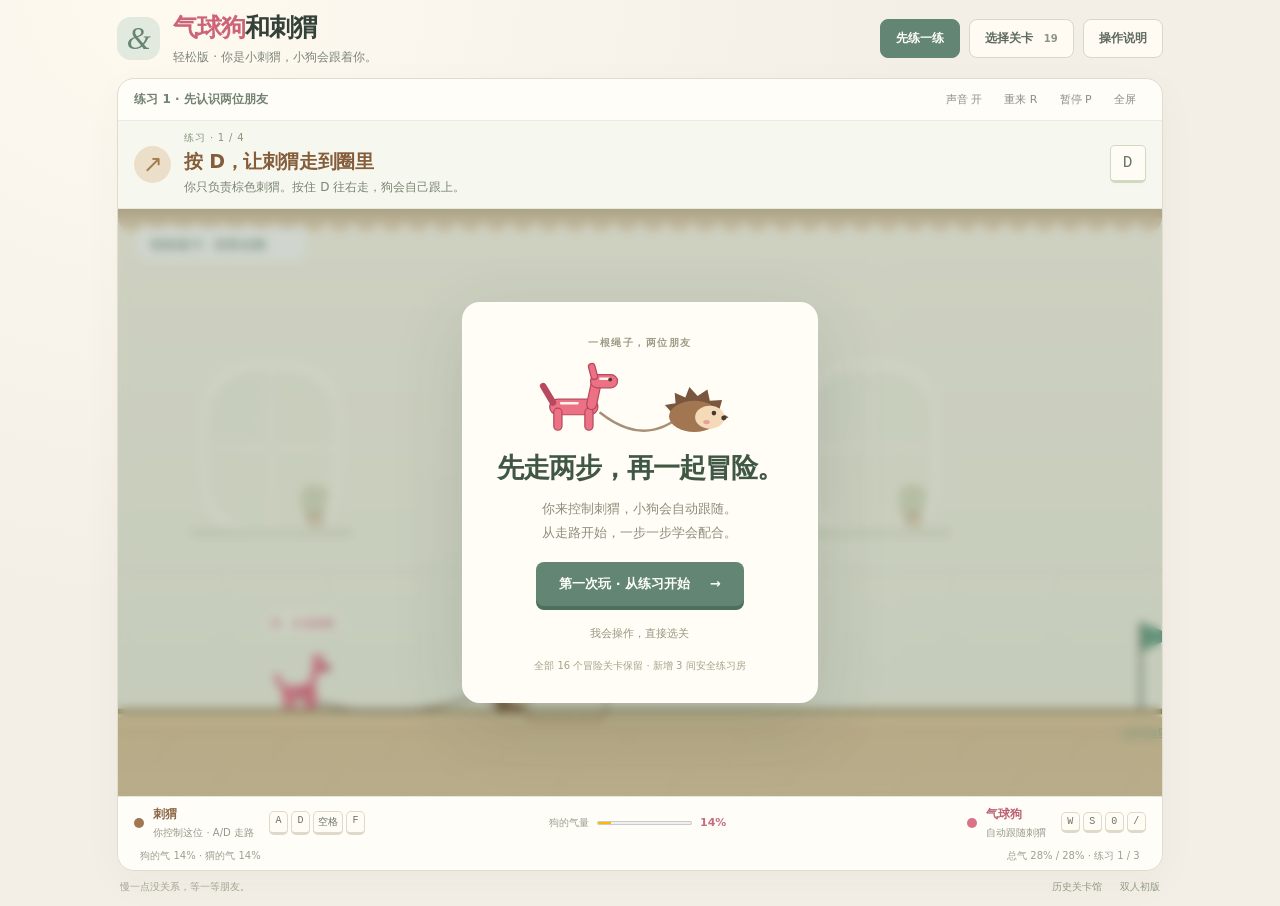
<file: index.html>
<!doctype html>
<html lang="zh-CN" data-theme="light">
<head>
<meta charset="utf-8">
<meta name="viewport" content="width=device-width, initial-scale=1, viewport-fit=cover">
<meta name="theme-color" content="#f7f1ec">
<title>气球狗和刺猬 · 房间冒险</title>
<style>
:root{color-scheme:light;--bg:#f3eee6;--paper:#fffdf8;--ink:#344139;--muted:#7d8479;--line:#deded0;--pink:#dc667d;--brown:#8c6243;--green:#5f8875;--font:system-ui,-apple-system,"Microsoft YaHei","PingFang SC",sans-serif}
*{box-sizing:border-box}body{margin:0;padding:25px 28px 18px;background:radial-gradient(ellipse at 14% 0,#fffaf0 0,transparent 48%),var(--bg);color:var(--ink);font-family:var(--font)}button,a{ -webkit-tap-highlight-color:transparent}button{font:inherit;cursor:pointer;touch-action:manipulation}button,a{transition:background .18s,box-shadow .18s,transform .18s,color .18s}button:active{transform:translateY(1px)}button:focus-visible,a:focus-visible{outline:3px solid #8bad9b;outline-offset:4px}[hidden]{display:none!important}.wrap{max-width:1280px;margin:auto}.heading{display:flex;align-items:center;justify-content:space-between;gap:22px;margin-bottom:22px}.brand{display:flex;align-items:center;gap:13px;color:inherit;text-decoration:none}.brand-mark{width:43px;height:43px;display:grid;place-items:center;background:#e2eadf;color:#67856f;border-radius:14px;font:italic 31px Georgia,serif}.heading h1{margin:0;font-size:25px;letter-spacing:-1px;line-height:1.3;font-weight:800}.heading h1 span{color:#cc6478}.heading p{font-size:12px;color:var(--muted);margin:4px 0 0}.main-tools{display:flex;align-items:center;gap:9px}.main-tools button{border:1px solid #d4d9cb;background:#fffaf2;padding:10px 15px;border-radius:8px;color:#5e6a5f;font-size:12px;font-weight:600}.main-tools button:hover{background:#e6edde}.main-tools button:first-child{background:#628574;color:#fffef9;border-color:#628574}.main-tools button:first-child:hover{background:#4f7462}.main-tools span{display:inline-block;margin-left:7px;font-size:10px;color:#8b9486}.play-area{background:#fffdf8;border:1px solid #e0ddcf;border-radius:17px;box-shadow:0 12px 42px #62563b09;overflow:hidden}.roomline{display:flex;align-items:center;justify-content:space-between;gap:12px;padding:11px 20px;border-bottom:1px solid #ecebdf}.roomline>span{font-size:12px;font-weight:650;color:#728271}.tools{display:flex;align-items:center;gap:2px}.tools button{border:0;border-radius:5px;padding:6px 10px;background:transparent;color:#8b9084;font-size:11px}.tools button:hover{background:#eef0e5;color:#526c58}.mission{display:flex;align-items:center;gap:13px;min-height:96px;padding:15px 23px 17px;background:#f6f8ef;border-bottom:1px solid #e5e9d9}.mission-mark{align-self:center;width:37px;height:37px;border-radius:50%;background:#e0e9d8;color:#668764;display:grid;place-items:center;font-size:24px}.mission-copy{flex:1;min-width:0}.mission-copy>span{display:block;font-size:10px;letter-spacing:.08em;color:#87967a;margin-bottom:4px}.mission h2{margin:0 0 5px;font-size:19px;font-weight:750;letter-spacing:-.4px;color:#405f4c;line-height:1.3}.mission p{margin:0;color:#7b8573;font-size:12px;line-height:1.65}.mission[data-who=dog]{background:#fff4f1;border-color:#f2e2dc}.mission[data-who=dog] h2{color:#ae5869}.mission[data-who=dog] .mission-mark{background:#f6dfe1;color:#bd6175}.mission[data-who=dog] .mission-copy>span{color:#c38d95}.mission[data-who=hog] h2{color:#855d3b}.mission[data-who=hog] .mission-mark{background:#ecdfca;color:#a47e4d}.mission-keys{display:flex;gap:5px;flex-shrink:0}kbd{display:inline-block;min-width:25px;padding:4px 6px;background:#fffcf5;border:1px solid #dfd9c9;border-bottom-width:3px;border-radius:5px;color:#6c7567;font:12px ui-monospace,Consolas,monospace;text-align:center}.mission-keys kbd{min-width:36px;padding:8px 10px;font-size:16px;border-color:#d1d9c1;box-shadow:0 2px 4px #79723a05}.stage{position:relative;aspect-ratio:16/9;max-height:calc(100svh - 285px);min-height:300px;overflow:hidden;background:#f8f2e5;outline:none}canvas{display:block;width:100%;height:100%;touch-action:none}.stage:fullscreen{max-height:none;width:100vw;height:100vh;background:#f8f2e5}.stage:fullscreen canvas{object-fit:contain}.overlay{position:absolute;inset:0;display:flex;align-items:center;justify-content:center;background:#4257433d;backdrop-filter:blur(5px);z-index:4}.card{text-align:center;max-width:min(460px,91%);padding:28px 34px;border:1px solid #ffffffbc;border-radius:18px;background:#fffdf6;box-shadow:0 20px 70px #273b2d26}.kicker{font-size:10px;letter-spacing:.15em;color:#9b9b85;font-weight:650}.card h2{font-size:27px;letter-spacing:-1px;line-height:1.3;margin:10px 0 12px;color:#405744}.card p{font-size:13px;color:#8b8e7b;line-height:1.8;margin:0 0 18px}.card .small{font-size:10px;color:#a4a28b;margin:14px 0 0;line-height:1.6}.welcome-friends{width:245px;max-width:80%;margin:10px auto 14px}.welcome-friends svg{display:block;width:100%}.primary{border:0;border-radius:8px;background:#628574;color:#fffef9;font-size:13px;font-weight:650;padding:13px 23px;box-shadow:0 4px 0 #4c705d}.primary:hover{background:#4f7662}.primary span{margin-left:15px}.text-button{display:block;margin:17px auto 0;border:0;background:transparent;color:#949780;font-size:11px;padding:3px}.text-button:hover{color:#526a50}.companions{display:grid;grid-template-columns:1fr auto 1fr;align-items:center;gap:20px;padding:13px 22px;border-top:1px solid #e8e6d9;background:#fffdf8}.companion{display:flex;align-items:center;gap:9px}.companion-dot{width:10px;height:10px;border-radius:50%;background:#a07750}.companion.dog .companion-dot{background:#dc7285}.companion strong{display:block;font-size:12px;color:#8c6846;margin-bottom:3px}.companion.dog strong{color:#bd6174}.companion div>span{display:block;font-size:10px;color:#979988;max-width:190px;white-space:nowrap;overflow:hidden;text-overflow:ellipsis}.companion.dog{justify-self:end}.compact-keys{display:flex;gap:3px;margin-left:6px}.compact-keys kbd{font-size:10px;min-width:19px;padding:3px 4px}.air{display:flex;align-items:center;gap:8px;font-size:10px;color:#9a9f8b}.air meter{width:95px;height:9px;accent-color:#d9798a}.air strong{color:#c86b80;min-width:31px;font-size:11px;font-variant-numeric:tabular-nums}.status{display:flex;justify-content:space-between;gap:15px;font-size:10px;color:#9ba08f;padding:0 22px 10px}.status span:first-child{overflow:hidden;white-space:nowrap;text-overflow:ellipsis;max-width:70%}.status span:last-child{white-space:nowrap}.touch{display:none;grid-template-columns:repeat(6,1fr);gap:6px;padding:10px 14px;background:#f5f6ed}.touch button{border:1px solid #dddccc;border-radius:7px;background:#fffdf6;color:#7d816b;padding:11px 3px;font-size:11px;user-select:none;touch-action:none}.touch button.active{background:#dae7d4;border-color:#7b9b76}.help-panel{border-radius:12px;background:#ebeede;padding:22px 25px;margin-top:14px}.help-panel h2{font-size:16px;color:#5b7355;margin:0 0 12px}.help-grid{display:grid;grid-template-columns:repeat(3,1fr);gap:20px;font-size:12px;color:#879078;line-height:1.85}.help-grid b{color:#6c7c5d}.help-grid p{margin:0}.help-note{color:#9b9f88;font-size:11px;line-height:1.8;margin:14px 0 0}footer{display:flex;gap:18px;padding:13px 3px 0;color:#a2a592;font-size:10px}footer span{margin-right:auto}footer a{color:#919b83;text-decoration:none}footer a:hover{text-decoration:underline}.level-panel{position:fixed;z-index:10;background:#314b3a62;padding:25px}.level-sheet{width:min(740px,100%);max-height:85svh;overflow:auto;padding:28px;background:#fffdf5;border:1px solid #fffef6;border-radius:16px;box-shadow:0 20px 80px #233f3929}.sheet-title{display:flex;justify-content:space-between;align-items:center}.sheet-title h2{margin:5px 0 20px;font-size:28px;letter-spacing:-1px}.sheet-title>button{background:#f1f2e7;border:0;border-radius:50%;width:30px;height:30px;color:#919b83;font-size:23px}.chapters{display:flex;gap:7px;margin-bottom:17px}.chapters button{border:1px solid #dfe4d3;background:#f7f8ef;border-radius:8px;color:#829174;padding:9px 12px;font-size:12px}.chapters button[aria-pressed=true]{background:#607f67;color:#fffdf3;border-color:#607f67}.chapters span{margin-left:6px;opacity:.65;font-size:10px}.levels{display:grid;grid-template-columns:repeat(2,minmax(0,1fr));gap:9px}.levels button{position:relative;text-align:left;border:1px solid #e6e4d8;border-radius:9px;padding:15px 30px 15px 14px;background:#fffef8;color:#7d896f;font-size:12px;line-height:1.5}.levels button:hover{background:#eef2e3;border-color:#c5d5b7}.levels button[aria-pressed=true]{border-color:#8ba97e;background:#edf3e4;color:#54734e}.levels button[data-complete=true]:after{content:'✓';position:absolute;right:13px;top:15px;color:#7c9a69}.level-note{font-size:11px;line-height:1.9;color:#a3a68f;margin:17px 0 0}.level-note a{float:right;color:#829373}
@media(min-width:1600px){.wrap{max-width:1360px}.stage{max-height:760px}}@media(max-width:900px){body{padding:16px 15px}.heading{margin-bottom:15px}.heading h1{font-size:22px}.main-tools button{padding:9px 10px;font-size:11px}.compact-keys{display:none}.companions{gap:10px}.mission{padding:13px 16px;min-height:92px}.mission h2{font-size:17px}.mission p{font-size:11px}.mission-keys kbd{font-size:14px;min-width:30px;padding:7px}.stage{min-height:280px}}
@media(max-width:620px){body{padding:12px 9px}.heading{gap:8px;align-items:flex-start}.brand-mark{width:32px;height:32px;font-size:23px;border-radius:10px}.brand{gap:8px}.heading h1{font-size:20px}.heading p{font-size:10px}.main-tools{gap:5px;flex-wrap:wrap;justify-content:flex-end}.main-tools button{padding:7px;font-size:10px}.main-tools button:last-child{display:none}.roomline{padding:8px 12px}.roomline>span{max-width:50%;overflow:hidden;white-space:nowrap;text-overflow:ellipsis;font-size:10px}.tools button{padding:6px;font-size:10px}.mission{position:relative;gap:9px;padding:12px;min-height:100px;align-items:flex-start}.mission-mark{display:none}.mission h2{font-size:16px;max-width:calc(100% - 35px)}.mission-copy>span{font-size:9px}.mission p{font-size:11px;line-height:1.65;padding-right:3px}.mission-keys{max-width:110px;flex-wrap:wrap;justify-content:flex-end;gap:3px}.mission-keys kbd{min-width:25px;padding:4px;font-size:12px}.stage{min-height:230px;max-height:none;aspect-ratio:16/10}.companions{padding:10px 12px;grid-template-columns:1fr 1fr}.companion-dot{width:8px;height:8px}.companion strong{font-size:11px}.companion div>span{font-size:9px;max-width:130px}.air{order:3;grid-column:1/-1;justify-content:center;font-size:9px;padding-top:2px}.air meter{width:130px}.status{font-size:9px;padding:0 12px 8px}.status span:first-child{max-width:70%}.status span:last-child{max-width:40%;overflow:hidden;text-overflow:ellipsis}.touch{display:grid;grid-template-columns:repeat(4,1fr)}.help-grid{grid-template-columns:1fr;gap:14px}.level-sheet{padding:20px}.chapters button{padding:8px;font-size:11px}.chapters span{display:none}.levels{grid-template-columns:1fr}.card{padding:20px;max-width:90%}.welcome-friends{width:160px;margin:3px auto 8px}.card h2{font-size:22px;margin:6px 0}.card p{font-size:11px;line-height:1.7;margin:0 0 12px}.card .small{display:none}.primary{padding:10px 17px;font-size:12px}.text-button{margin-top:12px}.level-note a{float:none;display:block}footer{gap:11px;font-size:9px}.help-panel{padding:19px}.overlay{backdrop-filter:blur(3px)}}
@media(pointer:coarse){.touch{display:grid}}@media(prefers-reduced-motion:reduce){*{transition:none!important;scroll-behavior:auto!important}}

/* Keep the drawing surface at its true aspect ratio; never crop the floor. */
.stage{aspect-ratio:16/9;max-height:none;min-height:0}

@media(min-width:700px) and (min-height:600px){body{padding:12px 20px}.wrap{max-width:min(1280px,calc((100dvh - 312px)*16/9))}.heading{margin-bottom:12px}.mission{min-height:82px;padding:10px 16px}.roomline{padding:7px 16px}.companions{padding:9px 16px}.status{padding-bottom:7px}footer{padding-top:9px}}

@media(max-width:620px){.main-tools button:last-child{display:inline-block}.stage>.overlay{position:fixed;inset:0;z-index:8}.stage>.overlay .card{max-width:calc(100vw - 32px);max-height:calc(100dvh - 32px);overflow:auto}}

@media(max-width:620px){.touch{grid-template-columns:repeat(3,minmax(0,1fr))}}

</style>
</head>
<body><main class="wrap">
<header class="heading"><a class="brand" href="index.html"><span class="brand-mark">&amp;</span><div><h1><span>气球狗</span>和刺猬</h1><p>轻松版 · 你是小刺猬，小狗会跟着你。</p></div></a><nav class="main-tools" aria-label="游戏菜单"><button id="practiceBtn">先练一练</button><button id="levelMenu">选择关卡 <span>19</span></button><button id="helpBtn" aria-label="查看操作说明">操作说明</button></nav></header>
<section class="play-area" aria-label="游戏">
<div class="roomline"><span id="roomName">准备一起出发</span><div class="tools"><button id="soundBtn" aria-pressed="true">声音 开</button><button id="restartBtn">重来 R</button><button id="pauseBtn">暂停 P</button><button id="focusBtn">全屏</button></div></div>
<div class="mission" id="mission" data-who="pair"><div class="mission-mark" aria-hidden="true">↗</div><div class="mission-copy"><span id="missionStep">一次只学一步</span><h2 id="missionTitle">先认识两位朋友</h2><p id="missionAction">点击开始，在没有危险的练习房里熟悉操作。</p></div><div id="missionKeys" class="mission-keys"></div></div>
<div class="stage" id="stage" tabindex="0" aria-label="A D 移动刺猬，空格跳，Shift 滚，F 操作；W 给狗气，S 把狗的气还给刺猬，斜杠派狗操作，0 收绳">
<canvas id="game" aria-label="气球狗和刺猬单人游戏画面"></canvas>
<div class="overlay" id="start"><div class="card welcome"><span class="kicker">一根绳子，两位朋友</span><div class="welcome-friends" aria-hidden="true"><svg viewBox="0 0 280 94"><path d="M90 64Q145 108 192 66" fill="none" stroke="#a89078" stroke-width="3"/><g fill="#ed7184" stroke="#b7485d" stroke-width="1.5"><rect x="29" y="48" width="59" height="19" rx="10"/><rect x="34" y="59" width="10" height="27" rx="5"/><rect x="72" y="59" width="10" height="27" rx="5"/><rect x="77" y="24" width="12" height="37" rx="6" transform="rotate(12 83 42)"/><rect x="79" y="18" width="33" height="16" rx="8"/><rect x="78" y="4" width="8" height="20" rx="4" transform="rotate(-15 82 14)"/><path d="M33 52L21 32" stroke-width="8" stroke-linecap="round"/></g><path d="M43 53h20M91 23h10" stroke="#fff5ee" stroke-width="3" stroke-linecap="round"/><circle cx="103" cy="24" r="2.4" fill="#4d3b38"/><path d="M177 63l-7-8 13-2-1-13 13 6 5-13 10 11 12-8 3 14 15-1-4 14 12 7-13 7-54 2z" fill="#79563e"/><ellipse cx="206" cy="69" rx="31" ry="19" fill="#a27650"/><ellipse cx="225" cy="70" rx="18" ry="14" fill="#f4dab7"/><circle cx="230" cy="65" r="2.8" fill="#463732"/><circle cx="242" cy="71" r="3" fill="#463732"/><ellipse cx="221" cy="76" rx="4" ry="2.5" fill="#e99e99"/></svg></div><h2>先走两步，再一起冒险。</h2><p>你来控制刺猬，小狗会自动跟随。<br>从走路开始，一步一步学会配合。</p><button class="primary" id="startBtn">第一次玩 · 从练习开始 <span>→</span></button><button class="text-button" id="chooseStart">我会操作，直接选关</button><p class="small">全部 16 个冒险关卡保留 · 新增 3 间安全练习房</p></div></div>
<div class="overlay" id="paused" hidden><div class="card"><span class="kicker">等一等朋友</span><h2>歇一下，再出发。</h2><p>按 P / Esc，或点击下面的按钮继续。</p><button class="primary" id="resumeBtn">继续同行</button></div></div>
<div class="overlay" id="win" hidden><div class="card"><span class="kicker">一根绳子，两位朋友</span><h2 id="winTitle">两位都到了</h2><p id="winBody"></p><button class="primary" id="nextBtn">下一关 →</button><p class="small" id="winNext">Enter 下一关 · R 再试一次</p></div></div>
</div>
<div class="companions"><div class="companion hog"><span class="companion-dot"></span><div><strong>刺猬</strong><span id="hogState">稳稳走，别碰到狗</span></div><div class="compact-keys"><kbd>A</kbd><kbd>D</kbd><kbd>空格</kbd><kbd>F</kbd></div></div><div class="air"><span>狗的气量</span><meter id="airMeter" min="0" max="1" low=".32" high=".90" optimum=".78" value=".12"></meter><strong id="airText">12%</strong></div><div class="companion dog"><span class="companion-dot"></span><div><strong>气球狗</strong><span id="dogState">小小的，可以走</span></div><div class="compact-keys"><kbd>W</kbd><kbd>S</kbd><kbd>0</kbd><kbd>/</kbd></div></div></div>
<div class="status" id="status" role="status" aria-live="off"><span id="stateText">准备出发</span><span id="saveText">两位一直连着绳子</span></div>
<div class="touch" aria-label="单人操作"><button data-code="KeyA">A 左走</button><button data-code="KeyD">D 右走</button><button data-code="Space">空格 跳</button><button data-code="ShiftLeft">Shift 滚</button><button data-code="KeyW">W 给狗气</button><button data-code="KeyS">S 给刺猬气</button><button data-code="Digit0">0 收绳</button><button data-code="KeyF">F 刺猬操作</button><button data-code="Slash">/ 让狗帮忙</button></div>
</section>
<aside class="help-panel" id="helpPanel" hidden><h2>先记住：你控制刺猬，小狗自动跟随</h2><div class="help-grid"><p><b>让刺猬动起来</b><br>A 向左，D 向右，空格跳。<br>按住 Shift 再走，就会缩成球滚动；F 操作身边的物品。</p><p><b>给小狗分气</b><br>W 把气给狗，S 把气还给刺猬。<br>气沿管子来回分，不会因为按 S 而丢掉；0 按住收绳，松开放长。</p><p><b>需要狗帮忙时</b><br>按 / 派狗按按钮或贴墙，按住 / 做高处作业。<br>有苹果时狗会自动上座；再按 / 让它下来。</p></div><p class="help-note">复杂地形需要微调狗的位置时，可用 ← / →，↑ 让狗跳；普通走路不用管狗。经典篇 E 切换长短绳。R 重来，P 暂停。</p></aside>
<footer><span>慢一点没关系，等一等朋友。</span><a href="archive/index.html">历史关卡馆</a><a href="duo.html">双人初版</a></footer>
<div class="level-panel overlay" id="levelPanel" hidden><section class="level-sheet" aria-label="选择关卡"><div class="sheet-title"><div><span class="kicker">每一间房，都留着</span><h2>想去哪里？</h2></div><button id="closeLevels" aria-label="关闭关卡选择">×</button></div><div class="chapters"><button id="practiceChapter" aria-pressed="true">先练一练 <span>3 间</span></button><button id="classicChapter">经典篇 <span>01–08</span></button><button id="memoChapter">房间篇 <span>09–16</span></button></div><nav class="levels" id="levels" aria-label="选关"></nav><p class="level-note">全部 19 关均为轻松版；原难度保存在历史关卡馆。<a href="archive/index.html">查看全部历史版本 →</a></p></section></div>
</main>
<script>
(()=>{
const cv=document.getElementById('game'),c=cv.getContext('2d');
const stageEl=document.getElementById('stage'),startEl=document.getElementById('start'),winEl=document.getElementById('win'),pauseEl=document.getElementById('paused');
const winTitle=document.getElementById('winTitle'),winBody=document.getElementById('winBody'),winNext=document.getElementById('winNext'),levelsEl=document.getElementById('levels');
const airMeter=document.getElementById('airMeter'),airText=document.getElementById('airText'),stateText=document.getElementById('stateText'),saveText=document.getElementById('saveText');
const W=960,H=540,G=1000,K=3.2,MD=1,MH=1.25,ROPE=300,NAILS=26,DOGC='#ed646b';
const FONT=n=>`${n}px "Microsoft YaHei","PingFang SC",sans-serif`;
const clamp=(v,a,b)=>Math.max(a,Math.min(b,v));
const approach=(v,t,s)=>v<t?Math.min(t,v+s):Math.max(t,v-s);
const inRect=(x,y,r)=>x>r.x&&x<r.x+r.w&&y>r.y&&y<r.y+r.h;
const LEVELS=[
 {name:'默契不用换人',width:1320,softSky:true,tip:'你始终控制刺猬。F 叫狗去粉色机关，再按 F 叫它回来。',
  solids:[{x:-200,y:460,w:1720,h:300},{x:460,y:NAILS,w:130,h:416-NAILS}],
  switches:[{id:'paw',type:'dogDock',x:390,y:270,letter:'A',label:'狗留守'},
   {id:'pin',type:'hogRoll',x:620,y:460,w:72,letter:'B',label:'滚压接管',requires:['paw']}],
  gates:[{x:510,y:NAILS,w:28,h:434,rule:{any:['paw','pin']},label:'狗开门 · 刺猬接管'}],
  dogX:150,hogX:250,dogAir:.12,checkpoints:[{x:820,dogX:735,air:0,requires:['pin']}],goal:{x:1180,y:380,w:100,h:80,requires:['pin']},
  zones:[{x:0,title:'01 两位朋友，一套操作',hint:'W 充到约一半，F 叫狗上去；A / D 始终移动刺猬。'},
   {x:440,title:'02 它留守，你接力',hint:'狗留在 A。Shift 滚压 B，就能固定这扇门。'},
   {x:700,title:'03 叫回来，一起走',hint:'F 叫狗回来，S 放扁后从梁下穿过。'}]},
 {name:'借一阵风',width:1840,tip:'先用滚动打开风道，再把浮力、风和喷气接在一起。',
  solids:[{x:-200,y:460,w:1060,h:300},{x:1170,y:420,w:920,h:340},{x:1480,y:NAILS,w:160,h:392-NAILS}],
  walls:[{x:1560,y:NAILS,w:28,h:420-NAILS}],beds:[{x:590,w:240,base:460,h:126}],
  switches:[{id:'fan',type:'hogRoll',x:350,y:460,w:70,letter:'A',label:'滚开送风'}],
  fans:[{x:450,y:90,w:430,h:370,dx:0,dy:-1,p:620,rule:'fan'}, {x:830,y:80,w:410,h:380,dx:1,dy:-.5,p:620,rule:'fan'}],
  dogX:100,hogX:200,dogAir:.12,checkpoints:[{x:440,dogX:355,air:.12,requires:['fan']},{x:1360,dogX:1275,air:0}],
  goal:{x:1710,y:340,w:100,h:80,requires:['fan']},
  zones:[{x:0,title:'01 先开风，再起飞',hint:'滚压 A。W 充气，等两位都离地，再越过刺丛。'},
   {x:460,title:'02 顺风不必充到满',hint:'风也提供浮力。气量太大就 S，空中 Shift 可以加速。'},
   {x:850,title:'03 把风接到对岸',hint:'收短绳让两位靠拢，接住横风跨过缺口。'},
   {x:1320,title:'04 飞完还要低头',hint:'落地放光气，缩球穿过矮洞，把气球墙滚开。'}]},
 {name:'高窗快递',width:1500,tip:'狗走高处的窄风道，刺猬在下面等。充气能上去，放扁才能穿过去。',
  solids:[{x:-200,y:460,w:1900,h:300},{x:520,y:NAILS,w:190,h:150},{x:520,y:202,w:190,h:42}],
  switches:[{id:'window',type:'dogDock',x:790,y:188,letter:'A',label:'高窗里的爪印',flatOK:true,waypoints:[{x:475,y:188},{x:750,y:188}]},
   {id:'pin',type:'hogRoll',x:940,y:460,w:70,letter:'B',label:'下面接管',requires:['window']}],
  gates:[{x:930,y:NAILS,w:28,h:434,rule:{any:['window','pin']},label:'高窗接通'}],
  fans:[{x:430,y:145,w:430,h:110,dx:1,dy:0,p:250,ductY:188}],
  dogX:280,hogX:380,dogAir:.12,checkpoints:[{x:1170,dogX:1085,air:0,requires:['pin']}],goal:{x:1370,y:380,w:100,h:80,requires:['pin']},
  zones:[{x:0,title:'01 两条路，一个目标',hint:'走到窗下。W 充气后 F 叫狗走高路，刺猬在下面跟进。'},
   {x:510,title:'02 高处也得放扁',hint:'狗被窗沿挡住时，按 S 放光气。风管会托住扁扁的狗。'},
   {x:800,title:'03 上面按，下面滚',hint:'保持长绳，去 B 滚压接管，再 F 叫狗回来。'}]},
 {name:'一根绳的距离',width:2340,tip:'横梁会挡住气管。绳子绕梁走，长短绳决定两位能走哪条路线。',
  solids:[{x:-200,y:460,w:2740,h:300}],
  bars:[{x:540,y:224,w:150},{x:1010,y:118,w:210},{x:1680,y:250,w:150}],
  ropeBeams:[{x:540,y:224,w:150,h:8},{x:1010,y:118,w:210,h:8},{x:1680,y:250,w:150,h:8}],
  beds:[{x:1400,w:130,base:460,h:110}],
  switches:[{id:'high',type:'dogDock',x:740,y:175,letter:'A',label:'梁上的电源',waypoints:[{x:485,y:160}]},
   {id:'pin',type:'hogRoll',x:805,y:460,w:60,letter:'B',label:'梁下接管',requires:['high']}],
  gates:[{x:900,y:NAILS,w:24,h:434,rule:{any:['high','pin']},label:'绕梁接力'}],
  dogX:180,hogX:280,dogAir:.12,checkpoints:[{x:970,dogX:885,air:.12,requires:['pin']},{x:1950,dogX:1865,air:0}],goal:{x:2210,y:380,w:100,h:80,requires:['pin']},
  zones:[{x:0,title:'01 它在梁上，你在梁下',hint:'长绳、半气、F。狗从梁上去 A，你从梁下接近 B。'},
   {x:520,title:'02 线会绕过横梁',hint:'气管不会穿梁。先留够绳长，去铜盘接管电源。'},
   {x:930,title:'03 收下来，躲吊刺',hint:'F 叫狗回来。下一根梁下面有刺：E 收短绳，把狗拉低。'},
   {x:1280,title:'04 又该靠近一起飞',hint:'短绳、充气越过刺丛；再放长绳，让狗从最后的梁上走。'}]},
 {name:'热风与冷库',width:2090,tip:'热灯会涨气，冷库会缩气。环境也会改变同一根绳上的平衡。',
  solids:[{x:-200,y:460,w:2490,h:300},{x:1740,y:NAILS,w:150,h:432-NAILS}],
  beds:[{x:570,w:230,base:460,h:124},{x:1170,w:240,base:460,h:124}],
  heat:[{x:440,y:NAILS,w:420,h:434,k:.13},{x:1050,y:NAILS,w:460,h:434,k:-.10}],
  fans:[{x:500,y:100,w:340,h:350,dx:.3,dy:-1,p:260},{x:1160,y:100,w:270,h:350,dx:-.8,dy:0,p:300}],
  dogX:100,hogX:200,dogAir:.12,checkpoints:[{x:390,dogX:305,air:.4},{x:960,dogX:875,air:.4},{x:1630,dogX:1545,air:0}],goal:{x:1960,y:380,w:100,h:80},
  zones:[{x:0,title:'01 把气留给天气',hint:'热区会继续膨胀。先准备好浮力，再进入花园。'},
   {x:440,title:'02 越热，越要懂得放手',hint:'热风会帮你升高，也会把狗撑爆。S 放气、短绳越过刺丛。'},
   {x:920,title:'03 冷会偷走刚才的浮力',hint:'蓝色区域持续缩气，还有逆风；W 补气，Shift 喷气抵住它。'},
   {x:1560,title:'04 留下能钻出去的体型',hint:'落地，S 放扁狗、Shift 缩球，从最后的矮缝出去。'}]},
 {name:'这次把气借给她',width:1860,softSky:true,tip:'空闲时长按 F，狗把气倒灌给刺猬。变大能压重机关、撞厚墙；S 把气还给狗。',
  solids:[{x:-200,y:460,w:2260,h:300},{x:1360,y:NAILS,w:150,h:432-NAILS}],
  walls:[{x:1140,y:NAILS,w:40,h:434,heavy:true}],
  switches:[{id:'weight',type:'hogWeight',x:560,y:460,w:110,letter:'A',label:'大刺猬压机',minBloat:.65}],
  gates:[{x:810,y:NAILS,w:28,h:434,rule:'weight',label:'体重达到才开门'}],
  dogX:150,hogX:250,dogAir:.12,checkpoints:[{x:750,dogX:650,air:.12,requires:['weight']}],goal:{x:1730,y:380,w:100,h:80,requires:['weight']},
  zones:[{x:0,title:'01 大小，是两位共享的',hint:'先 W 储气，再长按 F 倒灌。松开 F 后，刺猬保留体型。'},
   {x:480,title:'02 重量也能开路',hint:'体型条超过 65%，留在铜色压机上 1 秒。'},
   {x:860,title:'03 大滚球撞厚墙',hint:'厚墙需要巨大刺猬滚动撞开。变大后更重，走得也更慢。'},
   {x:1230,title:'04 变大不是永远更好',hint:'S 先把气还给狗，再放光狗的气。两位缩小后才能钻出去。'}]},
 {name:'风向也要接力',width:1940,tip:'狗启动限时顺风，刺猬去反锁；回来时，还要把高处的狗接下来。',
  solids:[{x:-200,y:460,w:2140,h:300},{x:1040,y:NAILS,w:150,h:432-NAILS}],
  beds:[{x:620,w:245,base:460,h:130}],
  switches:[{id:'timer',type:'dogTap',x:490,y:265,letter:'A',label:'顺风 12 秒',duration:12,lockBy:'pin'},
   {id:'pin',type:'hogRoll',x:1100,y:460,w:65,letter:'B',label:'钻洞反锁',requires:['timer']},
   {id:'exit',type:'dogTap',x:1430,y:240,letter:'C',label:'高处的最后一棒',requires:['pin']}],
  gates:[{x:960,y:NAILS,w:26,h:434,rule:{any:['timer','pin']},label:'顺风倒计时'}, {x:1620,y:NAILS,w:26,h:434,rule:{all:['pin','exit']},label:'两位都得接力'}],
  fans:[{x:520,y:100,w:430,h:350,dx:1,dy:-.65,p:540,rule:{any:['timer','pin']}}],heat:[{x:730,y:NAILS,w:180,h:434,k:-.07}],
  dogX:180,hogX:280,dogAir:.12,checkpoints:[{x:1280,dogX:1195,air:0,requires:['pin']}],goal:{x:1810,y:380,w:100,h:80,requires:['pin','exit']},
  zones:[{x:0,title:'01 先布置，再发令',hint:'走近 A，充气后 F。计时从狗真正按到按钮时开始。'},
   {x:520,title:'02 把顺风变成你的速度',hint:'短绳、合适的气量，利用风和喷气越过刺丛。'},
   {x:920,title:'03 飞完立刻钻',hint:'S 放气，Shift 滚进矮洞，在归零前压下 B。'},
   {x:1230,title:'04 手不换，分工在换',hint:'放长绳、充气，F 让狗去 C。你仍控制刺猬。'}]},
 {name:'把所有默契接起来',width:3140,tip:'高窗、风、温差、横梁、重量：这次要自己选择谁大、谁小，谁先走。',
  solids:[{x:-200,y:460,w:1700,h:300},{x:1760,y:420,w:1620,h:340},{x:500,y:NAILS,w:160,h:150},{x:500,y:202,w:160,h:42},{x:2700,y:NAILS,w:140,h:392-NAILS}],
  bars:[{x:2080,y:214,w:150}],ropeBeams:[{x:2080,y:214,w:150,h:8}],
  walls:[{x:2520,y:NAILS,w:40,h:420-NAILS,heavy:true}],beds:[{x:1120,w:220,base:460,h:120}],
  fans:[{x:410,y:145,w:410,h:110,dx:1,dy:0,p:250,ductY:188},{x:1090,y:90,w:700,h:370,dx:.6,dy:-.7,p:490,rule:'pin'}],
  heat:[{x:1000,y:NAILS,w:300,h:434,k:.07},{x:1480,y:NAILS,w:320,h:434,k:-.1}],
  switches:[{id:'window',type:'dogDock',x:740,y:188,letter:'A',label:'高窗送电',flatOK:true,waypoints:[{x:455,y:188},{x:700,y:188}]},
   {id:'pin',type:'hogRoll',x:880,y:460,w:65,letter:'B',label:'下面接管',requires:['window']},
   {id:'final',type:'hogWeight',x:2360,y:420,w:90,letter:'C',label:'重压最后的锁',minBloat:.65},
   {id:'reunion',type:'dogDock',x:2960,y:235,letter:'D',label:'轻压气阀',minAir:.45,maxAir:.68,requires:['pin','final']},
   {id:'end',type:'hogPlate',x:3030,y:420,w:80,letter:'E',label:'一起留到最后'}],
  charges:[{id:'together',all:['reunion','end'],duration:2.4,label:'D + E 同时到场',requires:['pin','final']}],
  gates:[{x:980,y:NAILS,w:26,h:434,rule:{any:['window','pin']},label:'高窗接力'}, {x:2920,y:NAILS,w:26,h:394,rule:'final',label:'重量的最后一棒'}],
  dogX:240,hogX:340,dogAir:.12,checkpoints:[{x:1030,dogX:945,air:.4,requires:['pin']},{x:1910,dogX:1825,air:.12}],goal:{x:3010,y:340,w:100,h:80,pair:'together',requires:['pin','final']},
  zones:[{x:0,title:'01 先让它去高处',hint:'狗上高窗、放扁穿过。你在下面滚压 B，接管后 F 叫回来。'},
   {x:1000,title:'02 风和温差一起来',hint:'先过刺丛，再跨缺口。热区少充，冷区补气，别忘了绳长。'},
   {x:1840,title:'03 横梁也是路线的一部分',hint:'狗从梁上走，刺猬从梁下走，长绳会绕过梁角。'},
   {x:2260,title:'04 把浮力换成重量',hint:'安全地面上长按 F 倒灌，压下 C，再把厚墙滚开。'},
   {x:2630,title:'05 最后一次，把气还给它',hint:'S 还气、放扁，缩球过矮洞。终点还要两位一起留守。'},
   {x:2890,title:'06 该在一起的时候',hint:'狗留在 D，气量 45%–68%；你站在 E，同时保持 2.4 秒。'}]},
];
// Append-only chapter. The eight original adventure rooms stay in levels.js.
LEVELS.push(
 {name:'客厅 · 苹果座位',memo:true,world:'living',kind:'省气 / 搬运',width:1420,softSky:true,budget:.24,dogGas:.16,dogX:150,hogX:250,
  solids:[{x:-200,y:460,w:1820,h:300},{x:500,y:26,w:620,h:280}],
  apples:[{x:340,y:447}],nailBeds:[{x:570,y:449,w:530,h:11}],pumps:[{x:205,y:460,cap:.24}],
  heat:[{x:500,y:26,w:620,h:325,temp:1.7,k:0}],checkpoints:[],goal:{x:1270,y:380,w:110,h:80},
  zones:[{x:0,title:'09 这一屋的气，不够飞',hint:'A/D 走刺猬，Shift 滚过苹果。停稳以后，狗会自动跟过来坐上苹果。'},
   {x:430,title:'苹果只保护座位那一点',hint:'狗坐好后刺猬慢慢走。跳跃或重新缩球会掉苹果，图钉只扎狗。'},
   {x:1100,title:'一起从客厅出去',hint:'两只仍连着气管；苹果能载狗，不能保护旁边的刺。'}]},
 {name:'书房 · 拧掉热灯泡',memo:true,world:'study',kind:'低气 / 高空作业',width:1450,softSky:true,budget:.25,dogGas:.14,dogX:130,hogX:220,
  solids:[{x:-200,y:460,w:1850,h:300},{x:1000,y:26,w:160,h:406}],
  apples:[{x:310,y:447},{x:352,y:447},{x:394,y:447}],pumps:[{x:180,y:460,cap:.25}],
  objects:[{id:'lamp',type:'lamp',x:760,y:334,apples:3,duration:1.3,label:'拧掉热灯泡'}],
  heat:[{x:610,y:26,w:300,h:370,temp:1.8,k:0,until:'lamp'}],
  gates:[{x:915,y:26,w:26,h:434,rule:'lamp',label:'灯泡还没拧掉'}],checkpoints:[],goal:{x:1320,y:380,w:100,h:80,requires:['lamp']},
  zones:[{x:0,title:'10 飞不起来，就搭高一点',hint:'Shift 连续滚过三个苹果，松开后留住它们。狗靠近就会自动坐上去。'},
   {x:570,title:'高处要站得稳',hint:'把狗送到灯泡旁，刺猬停稳，狗按住 / 拧灯。只有三层苹果够得到。'},
   {x:900,title:'灯灭了，气还是原来那些',hint:'变冷只缩体积。出口很矮，狗先下来，刺猬重新缩球通过。'}]},
 {name:'洗衣房 · 她飞它爬',memo:true,world:'laundry',kind:'静电 / 角色互换',width:1360,softSky:false,budget:.88,dogGas:.80,dogX:235,hogX:340,
  solids:[{x:-200,y:460,w:720,h:300},{x:830,y:240,w:700,h:400},{x:475,y:80,w:22,h:220}],
  carpets:[{x:170,y:460,w:265}],clingPaths:[[{x:450,y:445},{x:450,y:145},{x:1200,y:145}]],
  fans:[{x:510,y:120,w:325,h:420,dx:.15,dy:-1,p:1250}],pumps:[{x:215,y:460,cap:.88}],checkpoints:[],goal:{x:1215,y:160,w:100,h:80},
  zones:[{x:0,title:'11 把气借给她，这次她会飞',hint:'按住 S 倒灌。瘪狗在毛衣毯上走动蹭电，再 / 贴上灰色墙。'},
   {x:420,title:'一只爬墙，一只借风',hint:'狗贴墙后会自己往上爬；按 D 让刺豚进入风道。电会慢慢消失。'},
   {x:790,title:'到台面再把气分回来',hint:'0 按住收绳，松开放长。狗到墙顶以后继续向右爬，刺猬落到台面。'}]},
 {name:'浴室 · 堵住排水口',memo:true,world:'bath',kind:'水位 / 限时撤离',width:1410,softSky:true,budget:.94,dogGas:.83,dogX:220,hogX:320,
  solids:[{x:-200,y:500,w:1310,h:300},{x:970,y:260,w:600,h:400}],
  water:{x:380,w:650,bottom:500,y:440,min:140,fill:40,drain:27,plugX:630},
  objects:[{id:'drain',type:'drain',x:630,y:492,label:'刺豚堵排水口'}],bubbles:[{x:555,y:475}],pumps:[{x:235,y:500,cap:.94}],checkpoints:[],goal:{x:1270,y:180,w:100,h:80},
  zones:[{x:0,title:'12 水位，是免费的电梯',hint:'狗倒灌让刺猬鼓起，A/D 走到浴缸底的排水口，F 堵住。'},
   {x:500,title:'它浮起来，她留在水底',hint:'堵住以后水位才会上升。留一点气给狗，让它浮；水底气泡能补气。'},
   {x:760,title:'放开以后，要一起赶上去',hint:'F 松开排水口，水会下降；两只一起向右，0 收绳，登上毛巾架。'}]},
 {name:'鸟笼 · 一口气的距离',memo:true,world:'attic',kind:'体型 / 钥匙谜题',width:1430,softSky:true,budget:.84,dogGas:.75,dogX:180,hogX:280,
  solids:[{x:-200,y:460,w:1830,h:300},{x:748,y:300,w:140,h:10},{x:748,y:370,w:140,h:10}],
  objects:[{id:'cage',type:'cage',x:755,y:427,keyX:725,label:'长刺够进鸟笼'}, {id:'exitlock',type:'keylock',x:1120,y:420,label:'带钥匙来开锁'}],
  gates:[{x:1130,y:26,w:26,h:434,rule:'exitlock',label:'钥匙还在鸟笼里'}],pumps:[{x:230,y:460,cap:.84}],checkpoints:[],goal:{x:1290,y:380,w:100,h:80,requires:['exitlock']},
  zones:[{x:0,title:'13 身体进不去，长刺够得到',hint:'气给刺猬，瘪狗留在旁边。刺豚靠近鸟笼后按 F，扎破吊钥匙的气球。'},
   {x:640,title:'只差一点距离',hint:'笼栏挡住身体。刺豚的刺能伸进去，普通刺猬够不到。'},
   {x:920,title:'钥匙拿到了，两位一起走',hint:'F 拿起落下的钥匙，去门锁前再按 F。W 可以把气还给狗。'}]},
 {name:'走廊 · 别吵醒猫',memo:true,world:'living',kind:'潜行 / 距离',width:1560,softSky:true,budget:.25,dogGas:.16,dogX:150,hogX:250,
  solids:[{x:-200,y:460,w:1960,h:300},{x:600,y:26,w:460,h:300}],
  cats:[{x:850,y:440,state:'sleep'}],carpets:[{x:400,y:460,w:750}],pumps:[{x:200,y:460,cap:.25}],checkpoints:[],goal:{x:1420,y:380,w:100,h:80},
  zones:[{x:0,title:'14 每个动作，都有声音',hint:'先按 S，把狗的气收回，再进走廊。小心走，不要滚、跳、打气或喷气。'},
   {x:520,title:'它爱抓气球，也怕刺猬',hint:'猫会追飘着的狗。靠刺猬近一点能挡猫，但贴得太近也会被扎。'},
   {x:1130,title:'把安静留到门外',hint:'出了走廊再充气。两位都到出口才算成功。'}]},
 {name:'厨房 · 滑轨节拍',memo:true,world:'kitchen',kind:'自动前进 / 反应',width:1720,softSky:true,budget:.84,dogGas:.74,dogX:220,hogX:220,dogY:145,hogY:432,
  solids:[{x:-200,y:480,w:400,h:300},{x:1470,y:460,w:500,h:300}],
  rail:{x:220,y:280,end:1510,speed:42,long:340,short:170},
  railHazards:[{x:450,y:40,w:120,h:150,target:'dog',label:'按 0 收绳 · 狗下降'}, {x:450,y:370,w:120,h:110,target:'hog',label:'按 0 收绳 · 刺猬上升'},
   {x:760,y:205,w:130,h:65,target:'dog',label:'松开 0 · 狗上升'},{x:760,y:285,w:130,h:80,target:'hog',label:'松开 0 · 刺猬下降'},
   {x:1090,y:40,w:120,h:150,target:'dog',label:'再次收绳'},{x:1090,y:370,w:120,h:110,target:'hog',label:'同时吊高'}],
  checkpoints:[],goal:{x:1540,y:380,w:110,h:80},
  zones:[{x:0,title:'15 两端加起来，只有这么长',hint:'滑轮自动前进。0 按住收绳：狗下降、刺猬上升；松开则相反。'},
   {x:390,title:'上下要一起看',hint:'上面是吊叉，下面是刀架。提前收绳，让两位同时进中间空隙。'},
   {x:700,title:'这次，要分开',hint:'松开 0，绳子慢慢放长：狗走上面，刺猬走下面。'},
   {x:1040,title:'再合到一起，准备落地',hint:'再按住 0 收绳。最后松开，S 下降，落到右边台面。'}]},
 {name:'厨房 · 冰箱和烤箱',memo:true,world:'kitchen',kind:'结冰 / 温差 / 分气',width:1580,softSky:true,budget:.58,dogGas:.31,dogX:140,hogX:240,
  solids:[{x:-200,y:460,w:800,h:300},{x:1020,y:380,w:800,h:400},{x:1150,y:26,w:170,h:294}],
  water:{x:580,w:450,bottom:520,y:400,min:400,fill:0,drain:0,freezeBy:'fridge'},
  objects:[{id:'fridge',type:'fridge',x:430,y:420,label:'打开冰箱门'}],
  heat:[{x:470,y:26,w:580,h:435,temp:.62,k:0,when:'fridge'}, {x:1080,y:26,w:330,h:355,temp:2.2,k:0}],
  pumps:[{x:195,y:460,cap:.58}],checkpoints:[],goal:{x:1450,y:300,w:100,h:80,requires:['fridge']},
  zones:[{x:0,title:'16 飞不动两位，就让水变成路',hint:'刺猬走到冰箱旁按 F，冷气会把水面冻成地板。'},
   {x:530,title:'气没少，只是缩小了',hint:'D 和空格让刺猬跳上冰面，狗会自己跟着跳。'},
   {x:1040,title:'烤箱旁，先把气分好',hint:'热只涨体积，不造气。窄门前把气倒给刺猬，让狗小一点再通过。'}]}
);
// Safe practice rooms append to the campaign. Existing rooms keep their indices.
LEVELS.push(
 {name:'先认识两位朋友',practice:true,lesson:'move',memo:true,world:'practice',kind:'练习 1 / 3',width:1200,softSky:true,budget:.28,dogGas:.14,dogX:170,hogX:360,
  solids:[{x:-200,y:460,w:1600,h:300}],objects:[{id:'walkHog',type:'lesson',x:-1000,y:0},{id:'walkDog',type:'lesson',x:-1000,y:0},{id:'jumpHog',type:'lesson',x:-1000,y:0},{id:'jumpDog',type:'lesson',x:-1000,y:0}],checkpoints:[],goal:{x:1040,y:380,w:110,h:80,requires:['walkHog','walkDog','jumpHog','jumpDog']},
  zones:[{x:0,title:'先练一只，再练另一只',hint:'看画面上方，一次只学一个动作。这个房间没有尖刺。'}]},
 {name:'气和绳子怎么用',practice:true,lesson:'air',memo:true,world:'practice',kind:'练习 2 / 3',width:1250,softSky:true,budget:.84,dogGas:.14,dogX:170,hogX:350,
  solids:[{x:-200,y:460,w:1650,h:300}],objects:[{id:'give',type:'lesson',x:-1000,y:0},{id:'vent',type:'lesson',x:-1000,y:0},{id:'return',type:'lesson',x:-1000,y:0},{id:'reel',type:'lesson',x:-1000,y:0}],pumps:[{x:280,y:460,cap:.84}],checkpoints:[],goal:{x:1090,y:380,w:110,h:80,requires:['give','vent','return','reel']},
  zones:[{x:0,title:'一根管子，两边分气',hint:'W 给狗气，S 把气还给刺猬，0 按住收绳。跟着上方提示做。'}]},
 {name:'苹果和各自的操作',practice:true,lesson:'apple',memo:true,world:'practice',kind:'练习 3 / 3',width:1320,softSky:true,budget:.24,dogGas:.14,dogX:150,hogX:260,
  solids:[{x:-200,y:460,w:1720,h:300}],apples:[{x:365,y:447}],objects:[{id:'lamp',type:'lamp',x:725,y:378,apples:1,duration:1.1,label:'狗 / 关掉台灯'},{id:'fridge',type:'fridge',x:980,y:420,label:'刺猬 F 打开冰箱'}],checkpoints:[],goal:{x:1170,y:380,w:110,h:80,requires:['lamp','fridge']},
  zones:[{x:0,title:'靠近就能坐，操作各管各',hint:'先用刺猬滚过苹果，再让狗靠近。苹果会自动托住小狗。'}]}
);
// The preserved designs above stay intact. The current campaign uses these
// explicitly easier variants; the complete previous edition remains archived.
const BASE_LEVELS=JSON.parse(JSON.stringify(LEVELS));
for(let i=0;i<LEVELS.length;i++){
 const l=JSON.parse(JSON.stringify(BASE_LEVELS[i]));LEVELS[i]=l;
 l.easy=true;l.softSky=true;l.leak=0;l.easyNotes=['安全天花板','充气安全阀','更宽的操作范围'];
 l.easyTuning={big:.45,rollTrigger:85,appleReach:44,seatReach:108,seatAir:.35,interaction:105,workReach:90,workSpeed:24,staticGain:1.1,staticDecay:.012,clingSpeed:145};
 l.goal.w+=35;
 // Widen floor tunnels without changing the floor or the room's route.
 for(const s of l.solids)if(s.y<=26&&s.h>330){const cx=s.x+s.w/2,floor=Math.min(...l.solids.filter(q=>q.y>300&&q!==s&&cx>=q.x&&cx<=q.x+q.w).map(q=>q.y));s.h=Number.isFinite(floor)?Math.min(s.h,floor-70-s.y):s.h-24;l.easyNotes.push('矮洞可让鼓大的刺猬缩球通过');}
 for(const b of l.beds||[]){const center=b.x+b.w/2;b.w=Math.max(75,Math.round(b.w*.65));b.x=center-b.w/2;b.h=Math.round(b.h*.38);l.easyNotes.push('刺丛更短、更低');}
 for(const p of l.switches||[]){
  if(!p.type.startsWith('dog')){const center=p.x+p.w/2;p.w+=40;p.x=center-p.w/2;}
  if(p.type==='hogWeight'){p.minBloat=.45;p.hold=.55;l.easyNotes.push('半秒即可压动重量机关');}
  if(p.duration){p.duration=32;p.label='顺风 32 秒';l.easyNotes.push('限时延长到 32 秒');}
 }
 for(const w of l.walls||[])if(w.heavy)w.minBloat=.45;
 for(const z of l.heat||[]){if(z.k)z.k*=.65;if(z.temp)z.temp=1+(z.temp-1)*.35;}
 for(const q of l.charges||[]){q.duration=.9;l.easyNotes.push('同时站稳不到一秒');}
 for(const o of l.objects||[])if(o.type==='lamp'){o.duration=.75;l.easyNotes.push('灯具作业缩短到 0.75 秒');}
 if(l.bars){for(const b of l.bars){b.x+=b.w*.18;b.w*=.64;}l.ropeBeams=l.bars.map(b=>({...b,h:8}));l.easyNotes.push('横梁和吊刺缩短');}
 if(i===0){l.switches[0].y=300;l.easyNotes.push('爪印按钮降低');}
 if(i===1){l.solids[0].w+=130;l.solids[1].x-=70;l.solids[1].w+=70;l.easyNotes.push('缺口从 310 缩到 110 像素');}
 if(i===2||i===7){const x=i===2?520:500;const upper=l.solids.find(s=>s.x===x&&s.y===26),lower=l.solids.find(s=>s.x===x&&s.y===202);upper.h-=10;lower.y+=12;lower.h-=12;l.easyNotes.push('高窗通道从 26 增到 48 像素');}
 if(i===6){for(const p of l.switches)if(p.type.startsWith('dog'))p.y+=30;}
 if(i===7){l.solids[0].w+=110;l.solids[1].x-=70;l.solids[1].w+=70;const p=l.switches.find(p=>p.id==='reunion');p.minAir=.32;p.maxAir=.82;l.easyNotes.push('缺口缩短、终点气量范围放宽');}
 if(i===8){const b=l.nailBeds[0];b.x+=90;b.w-=180;l.easyNotes.push('图钉路缩短 180 像素');}
 if(i===9){l.objects[0].apples=2;l.objects[0].y=356;l.easyNotes.push('两个苹果就够到灯泡，第三个保留');}
 if(i===10){l.solids.push({x:650,y:340,w:180,h:200});l.easyNotes.push('风道中增加落脚平台，静电更持久');}
 if(i===11){l.water.fill=60;l.water.drain=12;l.solids[1].y=300;l.goal.y=220;l.easyNotes.push('涨水更快、退水减慢、出口台面降低');}
 if(i===12)l.easyNotes.push('长刺距离放宽，钥匙落地后靠近自动捡');
 if(i===13){l.catSensitivity=.42;l.easyNotes.push('短暂误操作更不容易吵醒猫');}
 if(i===14){l.rail.speed=28;l.railReelSpeed=180;for(const p of l.railHazards){p.x+=15;p.w-=30;if(p.y===40)p.h-=35;else if(p.y===370){p.y+=35;p.h-=35;}else{p.y+=15;p.h-=30;}}l.easyNotes.push('滑轨减速三分之一，安全空隙扩大');}
 if(i===15){l.freezeSpeed=.8;l.solids.push({x:570,y:430,w:90,h:16},{x:985,y:400,w:85,h:20});l.easyNotes.push('结冰更快，冰面两侧增加台阶');}
 if(i===16){l.goal.x=820;l.width=1030;l.lessonWalk=40;l.easyNotes.push('练习距离缩短，走 40 像素即可完成第一步');}
 if(i===17){l.goal.x=920;l.width=1120;l.lessonGive=.38;l.lessonVent=.24;l.lessonReel=190;l.easyNotes.push('分气和收绳练习更短');}
 if(i===18){l.goal.x=1060;l.width=1240;l.easyNotes.push('灯具作业更快，出口更近');}
}
let idx=0,L,statics,walls,cacti,fans,heat,bars,solids,spikeTeeth=[],switches=[],gates=[],charges=[],needRebuild=false;
let dog,hog,ropeLen=ROPE,parts=[],texts=[],stats,time=0,hit=0,shake=0,win=false,started=false,paused=false,muted=false,checkpoint=null,banner=0,pumpClock=0,hudClock=0,cameraX=0,hurt=0,hurtReason='';
let activeRole='hog',ropeShort=true,interactNotice='',noticeTime=0;
const rr=a=>22+22*Math.min(a,1.05);
const isFlat=()=>dog.state==='ok'&&dog.air<.04;
function anchor(){
 if(dog.state!=='ok'||isFlat())return{x:dog.x-dog.face*22,y:dog.y+3};
 const r=rr(dog.air);return{x:dog.x-dog.face*.5*r,y:dog.y+.45*r};
}
function dogDims(){if(dog.state!=='ok')return[26,6];if(isFlat())return[28,7];const r=rr(dog.air);return[r*.85,r];}
function rebuildSolids(){solids=[...statics,...memoExtraSolids(),...walls.filter(w=>w.alive),...gates.filter(g=>g.kind==='bridge'?g.on:!g.on),...bars.map(b=>({x:b.x,y:b.y,w:b.w,h:8,spikeBacking:true})),...(!L.softSky?[{x:0,y:-200,w:L.width,h:208,spikeBacking:true}]:[]),{x:-60,y:-200,w:60,h:900},{x:L.width,y:-200,w:60,h:900}];needRebuild=false;}
function overlapAny(cx,cy,hw,hh){return solids.some(s=>Math.abs(cx-(s.x+s.w/2))<hw+s.w/2-.2&&Math.abs(cy-(s.y+s.h/2))<hh+s.h/2-.2);}
function groundAt(x){let y=H+100;for(const s of statics)if(x>=s.x&&x<=s.x+s.w&&s.y>40)y=Math.min(y,s.y);return y;}
function makeCacti(beds){return beds.flatMap(b=>{const a=[];for(let x=b.x+16,i=0;x<b.x+b.w;x+=32,i++)a.push({x,base:b.base,h:b.h-[0,7,3,10][i%4]});return a;});}
function loadLevel(i){idx=i;L=LEVELS[i];statics=L.solids.map(s=>({...s}));walls=(L.walls||[]).map(w=>({...w,bwall:true,alive:true}));switches=(L.switches||[]).map(s=>({...s,on:false,latched:false,remaining:0}));gates=(L.gates||[]).map(g=>({...g,on:false,open:0}));charges=(L.charges||[]).map(p=>({...p,progress:0,done:false}));cacti=makeCacti(L.beds||[]);fans=L.fans||[];heat=L.heat||[];bars=L.bars||[];spikeTeeth=[...(!L.softSky?downwardTeeth(0,8,L.width,24,NAILS-8,'ceiling'):[]),...bars.flatMap((b,j)=>downwardTeeth(b.x,b.y+8,b.w,20,10,j))];reset(true);[...levelsEl.children].forEach((b,j)=>b.setAttribute('aria-pressed',j===i?'true':'false'));}
function reset(full){
 if(full){checkpoint=null;stats={hog:0,over:0,spike:0,cactus:0,thorn:0,fall:0,timeout:0,swaps:0,breaks:0,commands:0,transfer:0};time=0;parts=[];texts=[];}
 walls.forEach((w,i)=>w.alive=checkpoint?checkpoint.walls[i]:true);switches.forEach((s,i)=>{s.latched=checkpoint?checkpoint.switches[i]:false;s.on=s.latched;s.remaining=0;s.progress=0;});charges.forEach((p,i)=>{p.done=checkpoint?checkpoint.charges[i]:false;p.progress=p.done?p.duration:0;});gates.forEach(g=>{g.on=powered(g.rule);g.open=g.on?1:0;});rebuildSolids();
 const sp=checkpoint?L.checkpoints[checkpoint.index]:null,air=sp?sp.air:(L.dogAir??.12),dx=sp?sp.dogX:L.dogX,hx=sp?sp.x:L.hogX;
 dog={x:dx,y:groundAt(dx)-(air<.04?7:rr(air)),vx:0,vy:0,air,face:1,ground:true,state:'ok',lastPop:'',docked:'',task:null,taskTarget:null,fClock:0,fContext:false,squash:0,rot:0,inv:1,near:99,lastR:rr(air),flatPrev:air<.04,blocked:0};
 hog={x:hx,y:groundAt(hx)-15,vx:0,vy:0,face:1,ground:true,revive:0,bloat:0,backflow:false,returnAir:false,squash:0,ball:false,spin:0,blow:false,reel:false,coyote:0,jbuf:0,bob:0,taut:false,jet:false,jetEmpty:false,jetDir:1,jetGlow:0,jetClock:0};
 ropeLen=ROPE;ropeShort=false;activeRole='hog';noticeTime=0;hit=0;shake=0;hurt=0;win=false;banner=5.5;paused=false;pumpClock=0;cameraX=clamp(hx-W*.38,0,L.width-W);clearHeld();setJet(false);initMemo();initExperience();winEl.hidden=true;pauseEl.hidden=true;document.getElementById('pauseBtn').textContent='暂停 P';syncRoleUI();syncHUD();
}
let ac=null,master=null,jetGain=null,nbuf=null;
function initAudio(){
  if(ac){if(ac.state==='suspended')ac.resume();return;}
  try{
    ac=new (window.AudioContext||window.webkitAudioContext)();
    master=ac.createGain();master.gain.value=muted?0:.32;master.connect(ac.destination);
    const o=ac.createOscillator();o.type='sawtooth';o.frequency.value=150;
    const lfo=ac.createOscillator();lfo.frequency.value=17;const lg=ac.createGain();lg.gain.value=60;lfo.connect(lg);lg.connect(o.frequency);
    const f=ac.createBiquadFilter();f.type='lowpass';f.frequency.value=900;
    jetGain=ac.createGain();jetGain.gain.value=0;o.connect(f);f.connect(jetGain);jetGain.connect(master);o.start();lfo.start();
  }catch(e){ac=null;}
}
function setJet(on){if(ac&&jetGain)jetGain.gain.setTargetAtTime(on?.16:0,ac.currentTime,.03);}
function tone(type,f0,f1,dur,vol){if(!ac)return;const t=ac.currentTime,o=ac.createOscillator(),g=ac.createGain();o.type=type;o.frequency.setValueAtTime(f0,t);o.frequency.exponentialRampToValueAtTime(f1,t+dur);g.gain.setValueAtTime(vol,t);g.gain.exponentialRampToValueAtTime(.001,t+dur);o.connect(g);g.connect(master);o.start(t);o.stop(t+dur+.02);}
function noise(dur,vol,type,f0,f1){if(!ac)return;if(!nbuf){nbuf=ac.createBuffer(1,ac.sampleRate,ac.sampleRate);const d=nbuf.getChannelData(0);for(let i=0;i<d.length;i++)d[i]=Math.random()*2-1;}const t=ac.currentTime,s=ac.createBufferSource();s.buffer=nbuf;const f=ac.createBiquadFilter();f.type=type;f.frequency.setValueAtTime(f0,t);f.frequency.exponentialRampToValueAtTime(f1,t+dur);const g=ac.createGain();g.gain.setValueAtTime(vol,t);g.gain.exponentialRampToValueAtTime(.001,t+dur);s.connect(f);f.connect(g);g.connect(master);s.start(t);s.stop(t+dur+.02);}
const sPop=()=>{noise(.2,.9,'highpass',1400,400);tone('sine',180,50,.18,.6);};
const sSmallPop=()=>{noise(.1,.5,'highpass',1800,600);};
const sPump=()=>noise(.28,.35,'bandpass',500,1600);
const sThud=()=>tone('sine',110,45,.12,.4);
const sHop=()=>tone('square',300,520,.08,.05);
const sBoing=()=>tone('sine',380,760,.14,.18);
const sSqueak=()=>tone('triangle',900,1400,.09,.15);
const sGrab=()=>tone('triangle',700,1000,.07,.12);
const sCurl=()=>tone('triangle',520,300,.09,.12);
const sBonk=()=>tone('sine',260,140,.07,.18);
const sCork=()=>{tone('sine',600,200,.08,.3);noise(.05,.3,'bandpass',2000,1000);};
const sFlat=()=>tone('sawtooth',160,70,.25,.08);
const sFall=()=>tone('sine',500,90,.5,.2);
const sCreak=()=>tone('sawtooth',230,170,.12,.04);
const sWin=()=>[523,659,784,1046].forEach((f,i)=>setTimeout(()=>tone('triangle',f,f*1.001,.2,.18),i*110));

// Physical single-player keys map to the simulation's established action names.
const PLAYER_KEYS={KeyA:'ArrowLeft',KeyD:'ArrowRight',Space:'ArrowUp',ArrowLeft:'KeyA',ArrowRight:'KeyD',ArrowUp:'Space'};
function setPlayerHeld(code,source,on){if(code==='ArrowDown')return;setHeld(PLAYER_KEYS[code]||code,source,on);}
const companion={enabled:true,level:-1,jumpDelay:0,jumpTime:0};
function prepareCompanion(dt){
 if(companion.level!==idx){companion.level=idx;companion.jumpDelay=companion.jumpTime=0;}
 if(!companion.enabled||hurt>0)return;
 const manual=k=>{const sources=heldSources.get(k);return sources&&[...sources].some(s=>s!=='companion');};
 const command=(k,on)=>setHeld(k,'companion',on);
 command('KeyA',false);command('KeyD',false);command('Space',false);
 if(pressed('ArrowUp'))companion.jumpDelay=.16;
 if(companion.jumpDelay>0){companion.jumpDelay-=dt;if(companion.jumpDelay<=0)companion.jumpTime=.22;}
 if(companion.jumpTime>0){companion.jumpTime-=dt;if(!dog.riding&&!dog.cling&&dog.ground&&!manual('Space'))command('Space',true);}
 if(!L.memo||dog.state!=='ok'||dog.task||dog.docked||dog.riding||manual('KeyA')||manual('KeyD'))return;
 if(memo.rail&&!memo.rail.done)return;
 const side=dog.x<hog.x?-1:1,gap=95+Math.max(0,hogScale()-1)*22;
 let target=hog.x+side*gap;
 if(memo.stack&&!dog.seatOptOut&&!hog.ball)target=hog.x;
 if(dog.air>.42&&dog.y<hog.y-90)target=hog.x-25;
 if(memo.water&&!memo.water.frozen&&memo.water.y<300)target=hog.x+155;
 if(dog.cling)target=dog.x+100;
 const delta=target-dog.x,dir=Math.abs(delta)>10?Math.sign(delta):0;
 command('KeyA',dir<0);command('KeyD',dir>0);
 // Jump at an actual ledge or low obstacle; do not teleport or bypass hazards.
 if(dir&&dog.ground&&!dog.cling&&!dog.riding&&!memo.stack){
  const [hw,hh]=dogDims(),ahead=dog.x+dir*(hw+15),floor=groundAt(ahead);
  const step=solids.some(s=>s.y<dog.y+hh-8&&s.y>dog.y-85&&ahead>s.x&&ahead<s.x+s.w);
  if((floor>dog.y+hh+35||step)&&Math.abs(hog.x-dog.x)>90)command('Space',true);
 }
}

/* One player owns every action; the dog responds to air, tether and momentum. */
const down=new Set(),just=new Set(),heldSources=new Map();
function setHeld(code,source,on){
 let sources=heldSources.get(code);if(!sources){sources=new Set();heldSources.set(code,sources);}
 if(on){if(!sources.size)just.add(code);sources.add(source);down.add(code);}else{sources.delete(source);if(!sources.size){down.delete(code);heldSources.delete(code);}}
}
function clearHeld(){down.clear();just.clear();heldSources.clear();document.querySelectorAll('.touch .active').forEach(b=>b.classList.remove('active'));}
const held=(...keys)=>keys.some(k=>down.has(k));
const pressed=(...keys)=>keys.some(k=>just.has(k));
function start(){started=true;paused=false;document.getElementById('pauseBtn').textContent='暂停 P';startEl.hidden=true;pauseEl.hidden=true;initAudio();stageEl.focus({preventScroll:true});}
function togglePause(force){if(!started||win)return;paused=force??!paused;clearHeld();pauseEl.hidden=!paused;document.getElementById('pauseBtn').textContent=paused?'继续 P':'暂停 P';setJet(false);if(!paused){initAudio();stageEl.focus({preventScroll:true});}}
function toggleSound(){muted=!muted;if(ac&&master)master.gain.value=muted?0:.32;document.getElementById('soundBtn').textContent=muted?'声音 关':'声音 开';document.getElementById('soundBtn').setAttribute('aria-pressed',String(!muted));}
const gameKeys=['KeyA','KeyD','KeyW','KeyS','KeyE','KeyF','Space','ArrowLeft','ArrowRight','ArrowUp','ShiftLeft','ShiftRight','Slash','NumpadDivide','Digit0','Numpad0'];
addEventListener('keydown',e=>{
 const k=e.code;if(gameKeys.includes(k))e.preventDefault();
 if(k==='KeyP'||k==='Escape'){if(!e.repeat)togglePause();return;}
 if(k==='KeyM'){if(!e.repeat)toggleSound();return;}
 if(k==='KeyR'&&started){reset(true);return;}
 const m=k.match(/^Digit([1-9])$/);if(m){loadLevel(+m[1]-1);start();return;}if(k==='BracketRight'){loadLevel(nextRoomIndex());start();return;}if(k==='BracketLeft'){loadLevel((idx+LEVELS.length-1)%LEVELS.length);start();return;}
 if(win&&(k==='Enter'||k==='NumpadEnter')){loadLevel(nextRoomIndex());start();return;}
 if(!gameKeys.includes(k)||paused||win)return;
 if(!started)start();initAudio();setPlayerHeld(k,'keyboard',true);
});
addEventListener('keyup',e=>setPlayerHeld(e.code,'keyboard',false));
addEventListener('blur',()=>{clearHeld();if(started&&!win)togglePause(true);});
document.addEventListener('visibilitychange',()=>{if(document.hidden&&started&&!win)togglePause(true);});
document.getElementById('startBtn').addEventListener('click',()=>{loadLevel(16);start();});
document.getElementById('resumeBtn').addEventListener('click',()=>togglePause(false));
document.getElementById('pauseBtn').addEventListener('click',()=>togglePause());
document.getElementById('restartBtn').addEventListener('click',()=>{reset(true);start();});
document.getElementById('soundBtn').addEventListener('click',()=>{initAudio();toggleSound();});
document.getElementById('nextBtn').addEventListener('click',()=>{loadLevel(nextRoomIndex());start();});
stageEl.addEventListener('click',e=>{if(e.target===cv){if(!started)start();else stageEl.focus({preventScroll:true});}});
LEVELS.forEach((l,i)=>{const b=document.createElement('button');b.type='button';b.id='lv'+(i+1);b.textContent=l.practice?`练习 ${i-15}  ${l.name}`:`${String(i+1).padStart(2,'0')} ${l.name}`;b.title=l.name;b.addEventListener('click',()=>{loadLevel(i);closeLevelPanel();start();});levelsEl.appendChild(b);});
document.querySelectorAll('[data-code]').forEach(b=>{
 b.addEventListener('pointerdown',e=>{e.preventDefault();if(win)return;if(!started)start();if(paused)togglePause(false);b.setPointerCapture(e.pointerId);setPlayerHeld(b.dataset.code,e.pointerId,true);b.classList.add('active');});
 const release=e=>{setPlayerHeld(b.dataset.code,e.pointerId,false);b.classList.remove('active');};b.addEventListener('pointerup',release);b.addEventListener('pointercancel',release);b.addEventListener('lostpointercapture',release);
});
function addText(x,y,txt,col,size=20){texts.push({x,y,txt,col,size,life:1.1});}
function puff(x,y,n,col){for(let i=0;i<n;i++)parts.push({x,y,vx:(Math.random()-.5)*120,vy:-40-Math.random()*80,life:.5+Math.random()*.3,max:.8,col,sz:3+Math.random()*4,rot:0,vr:0,round:true});}
function confetti(x,y,n,cols,spread){for(let i=0;i<n;i++){const a=Math.random()*Math.PI*2,v=100+Math.random()*280;parts.push({x:x+(Math.random()-.5)*spread,y:y+(Math.random()-.5)*spread,vx:Math.cos(a)*v,vy:Math.sin(a)*v-120,life:.7+Math.random()*.5,max:1.3,col:cols[i%cols.length],sz:3+Math.random()*4,rot:Math.random()*6,vr:(Math.random()-.5)*20});}}
function resolve(b,hw,hh,isHog){
 for(const s of solids){
  if(s.bwall&&!s.alive)continue;
  const dx=b.x-(s.x+s.w/2),dy=b.y-(s.y+s.h/2),ox=hw+s.w/2-Math.abs(dx),oy=hh+s.h/2-Math.abs(dy);
  if(ox<=0||oy<=0)continue;
  if(oy<ox){
   if(dy<0){const speed=b.vy;b.y-=oy;if(b.vy>0)b.vy=0;b.ground=true;
    if(speed>240){if(isHog){hog.squash=.25;sThud();if(hog.ball&&speed>360){b.vy=-Math.min(speed*.26,230);b.ground=false;}}else if(dog.state==='ok')dog.squash=.2;}
   }else{b.y+=oy;if(b.vy<0)b.vy=0;}
  }else{
   if(s.bwall&&isHog&&(hog.ball||hog.jet)&&Math.abs(b.vx)>(s.heavy?(L.easy?90:115):155)&&(!s.heavy||(hog.bloat||0)>(s.minBloat??.65))){breakWall(s);b.vx*=.88;continue;}
   b.x+=dx<0?-ox:ox;
   if(isHog&&hog.ball){if(Math.abs(b.vx)>140)sBonk();b.vx=-b.vx*.42;}else b.vx=0;
  }
 }
}
function breakWall(s){s.alive=false;needRebuild=true;stats.breaks++;shake=Math.max(shake,.2);confetti(s.x+s.w/2,Math.max(s.y+s.h*.7,hog.y-35),28,['#76aacc','#e3b856','#78a98b','#ad92b5'],s.w);addText(s.x+s.w/2,hog.y-48,hog.jet?'喷气冲开了！':'滚得漂亮！','#9a6c42',20);[0,60,120].forEach(t=>setTimeout(sSmallPop,t));}
function setAir(next){
 if(dog.state!=='ok')return;
 const before=dog.air,oldY=dog.y,oldFlat=isFlat(),oldR=oldFlat?7:rr(before);dog.air=Math.max(0,next);
 const newFlat=isFlat(),newR=newFlat?7:rr(dog.air);
 // Preserve the feet on the ground, and when unfolding the flat skin.
 if(dog.ground||oldFlat!==newFlat)dog.y-=newR-oldR;
 if(dog.air>before){const [hw,hh]=dogDims();if(overlapAny(dog.x,dog.y,hw,hh)){dog.air=before;dog.y=oldY;dog.blocked=.25;return;}}
 if(oldFlat!==newFlat){if(newFlat){sFlat();addText(dog.x,dog.y-25,'扁扁的，也能走',DOGC,15);}else sSqueak();}
 dog.flatPrev=newFlat;dog.lastR=newR;
}
function pop(reason){
 if(dog.state!=='ok')return;const r=isFlat()?7:rr(dog.air);dog.state='skin';stats[reason]++;hit=.09;shake=.27;hog.revive=0;hog.jet=false;hog.jetGlow=0;sPop();setJet(false);
 confetti(dog.x,dog.y,24,[DOGC,DOGC,'#fffaf5'],r);
 const label={hog:'碰到刺猬的刺了',over:'充太满，撑爆了',spike:'碰到尖刺了',cactus:'碰到仙人掌了',cat:'被猫抓到了'}[reason];dog.lastPop=label;addText(dog.x,dog.y-r-15,'啪！',DOGC,30);addText(dog.x,dog.y-r+12,label,'#6e594b',15);
 dog.y+=r-6;dog.vx*=.5;dog.vy=0;dog.air=0;dog.rot=0;
}
function revive(){
 dog.state='ok';dog.lastPop='';dog.air=0;dog.inv=1.7;hog.revive=0;dog.y-=1;dog.flatPrev=true;dog.lastR=7;setAir(.12);sSqueak();addText(dog.x,dog.y-34,'又能一起走了',DOGC,17);
}
function dogHitsRect(rx,ry,rw,rh,body=dogCollisionCapsules()){const b=body.bounds;if(b.right<=rx||b.left>=rx+rw||b.bottom<=ry||b.top>=ry+rh)return false;return body.some(p=>capsuleHitsTriangle(p,[{x:rx,y:ry},{x:rx+rw,y:ry},{x:rx,y:ry+rh}])||capsuleHitsTriangle(p,[{x:rx+rw,y:ry},{x:rx+rw,y:ry+rh},{x:rx,y:ry+rh}]));}
function hogHitsRect(x,y,w,h){const r=(hog.ball?15:17)*hogScale(),cx=clamp(hog.x,x,x+w),cy=clamp(hog.y,y,y+h);return Math.hypot(hog.x-cx,hog.y-cy)<r;}
function hogHitsCactus(k){return hogHitsRect(k.x-18,k.base-k.h,36,k.h);}
function hurtHog(reason){if(hurt>0)return;stats[reason]++;hurt=.55;hurtReason=reason;shake=.35;hog.jet=false;hog.jetGlow=0;clearHeld();setJet(false);sBonk();puff(hog.x,hog.y,12,'#d6a26a');syncHUD();}
function fanOn(f){return f.rule?powered(f.rule):f.switch===undefined||switches[f.switch].on;}
function pressSwitch(p){if(p.latched||(p.requires&&!p.requires.every(powered)))return;p.on=true;p.latched=true;needRebuild=true;sGrab();sThud();confetti(p.x+p.w/2,p.y-15,16,['#cfaa67','#7aa99c','#e6cb98'],p.w);addText(p.x+p.w/2,p.y-55,'接过来了！','#8e774b',20);}
function update(dt){
 prepareCompanion(dt);
 if(L.memo){updateMemo(dt);return;}
 if(hurt>0){hurt-=dt;if(hurt<=0){const txt=hurtReason==='thorn'?'她也怕刺，要让小狗把她吊高再过':hurtReason==='timeout'?'接力超时，重新安排两位的位置':'回到蓝旗，再试一次';reset(false);addText(cameraX+W*.5,215,txt,'#9b7252',19);}return;}
 time+=dt;banner=Math.max(0,banner-dt);dog.blocked=Math.max(0,dog.blocked-dt);dog.inv=Math.max(0,dog.inv-dt);
 noticeTime=Math.max(0,noticeTime-dt);
 if(pressed('KeyE')){ropeShort=!ropeShort;sGrab();}
 if(pressed('Slash','NumpadDivide'))interact();if(pressed('KeyF'))say('F 只操作附近物品；W 给狗气，Shift 滚压铜色机关。');
 updateTransfer(dt);updateDogTask(dt);
 const move=(held('ArrowRight')?1:0)-(held('ArrowLeft')?1:0),ix=move,dogIx=(held('KeyD')?1:0)-(held('KeyA')?1:0),inflate=held('KeyW')&&!held('KeyS'),deflate=held('KeyS')&&!held('KeyW');
 const shiftHeld=held('ShiftLeft','ShiftRight'),wasJet=hog.jet;
 const wantBall=shiftHeld&&hog.ground;
 if(wantBall&&!hog.ball){hog.ball=true;hog.y+=2*hogScale();sCurl();}
 else if(!wantBall&&hog.ball&&!overlapAny(hog.x,hog.y-2*hogScale(),15*hogScale(),15*hogScale())){hog.ball=false;hog.y-=2*hogScale();}
 if(ix)hog.face=ix;
 if(hog.ground)hog.coyote=.1;else hog.coyote-=dt;
 if(pressed('ArrowUp'))hog.jbuf=.12;else hog.jbuf-=dt;
 if(hog.jbuf>0&&hog.coyote>0){hog.vy=(hog.ball?-330:-430)/(1+(hog.bloat||0)*.55);hog.jbuf=0;hog.coyote=0;hog.ground=false;hog.squash=-.18;sHop();}
 // Shift changes role at takeoff. Keep a forced crouch only inside a low tunnel.
 if(!hog.ground&&hog.ball&&!overlapAny(hog.x,hog.y-2*hogScale(),15*hogScale(),15*hogScale())){hog.ball=false;hog.y-=2*hogScale();}
 const jetRequested=shiftHeld&&!hog.ground;
 hog.jet=jetRequested&&dog.state==='ok'&&dog.air>.08;hog.jetEmpty=jetRequested&&!hog.jet;hog.jetDir=ix||hog.face;
 const hmax=(hog.ball?(L.easy?320:395):210)/(1+(hog.bloat||0)*.65),hacc=hog.ball?(hog.ground?(ix?1150:180):(ix?600:65)):(hog.ground?(ix?2600:3000):(ix?1350:650));
 hog.vx=approach(hog.vx,hog.jet?hog.jetDir*440/(1+(hog.bloat||0)):ix*hmax,(hog.jet?1800:hacc)*dt);
 hog.vy+=G*dt;
 if(!(held('ArrowUp'))&&hog.vy<0&&!hog.taut)hog.vy+=G*.8*dt;
 for(const f of fans)if(fanOn(f)&&inRect(hog.x,hog.y,f)){const q=hog.ball?.035:.12;hog.vx+=f.dx*f.p*q*dt;hog.vy+=f.dy*f.p*q*dt;}
 hog.vy=clamp(hog.vy,-380,L.easy&&hog.taut&&dog.air>.4?120:850);hog.squash*=Math.exp(-10*dt);hog.spin+=hog.vx*dt/13;if(hog.ground&&ix)hog.bob+=dt*18;
 hog.ground=false;hog.x+=hog.vx*dt;hog.y+=hog.vy*dt;const hh=hogHalf();resolve(hog,hh,hh,true);
 if(hog.ground){hog.jet=false;hog.jetEmpty=false;}
 for(const p of switches)if(p.type==='hogRoll'&&!p.latched&&hog.ground&&hog.ball&&Math.abs(hog.vx)>(L.easyTuning?.rollTrigger??140)&&hog.x>p.x-3&&hog.x<p.x+p.w+3&&Math.abs(hog.y+hh-p.y)<5)pressSwitch(p);
 hog.blow=inflate&&!deflate;
 if(dog.state==='ok'){
  if(hog.jet)setAir(dog.air-.06*dt);
  for(const z of heat)if(inRect(dog.x,dog.y,z))setAir(dog.air+z.k*dt);
  setAir(dog.air-(L.leak??.003)*dt);
  if(L.easy&&dog.air>.94){setAir(.94);dog.relief=.3;}else if(dog.air>1){pop('over');}
 }else if(inflate&&!deflate){hog.revive+=dt;if(hog.revive>.85){hog.storedAir=Math.max(0,(hog.storedAir||0)-.12);setBloat(clamp(hog.storedAir*1.8,0,1));revive();}}else hog.revive=Math.max(0,hog.revive-dt*1.5);
 pumpClock-=dt;
 if(inflate&&!deflate&&pumpClock<=0){pumpClock=.32;noise(.12,.12,'bandpass',600,1200);const a=anchor();puff(a.x,a.y,2,'#fffaf5');}
 hog.jet=hog.jet&&dog.state==='ok'&&dog.air>.08;
 hog.jetGlow=hog.jet?1:Math.max(0,hog.jetGlow-dt*8);
 if(hog.jet&&!wasJet)noise(.1,.12,'bandpass',650,1600);
 hog.jetClock-=dt;
 if(hog.jet&&hog.jetClock<=0){hog.jetClock=.025;for(let i=0;i<2;i++)parts.push({x:hog.x-hog.jetDir*22,y:hog.y+3+(Math.random()-.5)*5,vx:-hog.jetDir*(130+Math.random()*110)+hog.vx*.2,vy:(Math.random()-.5)*35,life:.2+Math.random()*.1,max:.3,col:i?'#d6edf2':'#fff5db',sz:3+Math.random()*3,rot:0,vr:0,round:true});}
 setJet(hog.jet);
 // The dog trails the walker; above the floating threshold it moves overhead.
 const flying=dog.state==='ok'&&dog.air>.38;
 const overhead=clamp((hog.y-dog.y-(dog.vy>15?150:55))/65,0,1);
 const targetX=hog.x-hog.face*(90-56*overhead),spring=flying?5.5:8;
 if(pressed('Space')&&dog.ground){dog.vy=-350;dog.ground=false;}
 if(dogIx){dog.face=dogIx;dog.vx=approach(dog.vx,dogIx*200,1500*dt);dog.task=null;dog.taskTarget=null;}
 else if(dog.taskTarget){const q=dog.taskTarget;dog.face=q.x>=dog.x?1:-1;dog.vx=approach(dog.vx,clamp((q.x-dog.x)*3,-185,185),1000*dt);}
 else dog.vx+=clamp((targetX-dog.x)*spring-dog.vx*2.8,-1000,1000)*dt;
 dog.vx=clamp(dog.vx,-440,440);
 // Brake the follower's own approach near a grounded player. The player can
 // still jump or turn into it; simply stopping must not cause an auto-pop.
 if((hog.ground||(hog.vy>=0&&dog.vy>hog.vy))&&dog.state==='ok'){
  const sx=dog.x-hog.x,sy=dog.y-hog.y,safeRadius=(isFlat()?28:rr(dog.air)*.83)+32*hogScale(),clearance=Math.sqrt(Math.max(0,safeRadius*safeRadius-sy*sy));
  if(Math.abs(sy)<safeRadius&&sx<0&&dog.vx>hog.vx)dog.vx=Math.min(dog.vx,hog.vx+Math.max(0,(-sx-clearance)*5));
  else if(Math.abs(sy)<safeRadius&&sx>0&&dog.vx<hog.vx)dog.vx=Math.max(dog.vx,hog.vx-Math.max(0,(sx-clearance)*5));
  if(sy<0&&dog.vy>hog.vy&&Math.abs(sx)<safeRadius){const verticalClearance=Math.sqrt(safeRadius*safeRadius-sx*sx);dog.vy=Math.min(dog.vy,Math.max(0,hog.vy)+Math.max(0,(-sy-verticalClearance)*5));}
 }
 let ay=G;
 if(dog.state==='ok'&&!isFlat())ay=G*(1-K*dog.air);
 dog.vy+=ay*dt;dog.vy*=Math.exp(-(dog.state==='ok'&&!isFlat()?2.7:.15)*dt);
 for(const f of fans)if(fanOn(f)&&dog.state==='ok'&&inRect(dog.x,dog.y,f)){
  if(f.ductY!==undefined){dog.vy=approach(dog.vy,clamp((f.ductY-dog.y)*5,-180,180),2200*dt);dog.vx+=f.dx*f.p*.3*dt;}
  else if(!isFlat()){const q=f.p*(.4+dog.air)*dt;dog.vx+=f.dx*q;dog.vy+=f.dy*q;}
 }
 if(dog.taskTarget&&dog.air>.34&&!dog.docked){const q=dog.taskTarget;dog.vy=approach(dog.vy,clamp((q.y-dog.y)*3,-180,180),1500*dt);}
 dog.vy=clamp(dog.vy,-285,850);dog.rot=approach(dog.rot,clamp(dog.vx*.0006,-.18,.18),dt);dog.squash*=Math.exp(-10*dt);
 const dock=device(dog.docked);
 if(dock&&dog.state==='ok'){dog.x=dock.x;dog.y=dock.y;dog.vx=dog.vy=0;dog.ground=false;}
 else{dog.ground=false;dog.x+=dog.vx*dt;dog.y+=dog.vy*dt;const [hw,dh]=dogDims();resolve(dog,hw,dh,false);}
 const safeLen=112,prevLen=ropeLen;
 ropeLen=approach(ropeLen,held('Digit0','Numpad0')?85:ropeShort?safeLen:ROPE,210*dt);hog.reel=ropeShort&&ropeLen<prevLen;
 // Iterate the tether with scenery collisions to prevent pulling through walls.
 hog.taut=false;
 for(let i=0;i<5;i++){
  const a=anchor(),route=ropeRoute(a,{x:hog.x,y:hog.y-10}),d=pathLength(route);
  if(d>ropeLen-2)hog.taut=true;if(d<=ropeLen||d<.001)break;
  const q=route[1],p=route[route.length-2],dn=Math.hypot(q.x-a.x,q.y-a.y)||1,hn=Math.hypot(p.x-hog.x,p.y-(hog.y-10))||1;
  const nx=(q.x-a.x)/dn,ny=(q.y-a.y)/dn,hx=(p.x-hog.x)/hn,hy=(p.y-(hog.y-10))/hn;
  const wd=dock?0:(dog.state==='ok'?1:1.6),wh=1/(MH*(1+(hog.bloat||0)*(L.easy ? .8 : 4))),corr=Math.min(d-ropeLen,25)/(wd+wh);
  dog.x+=nx*corr*wd;dog.y+=ny*corr*wd;hog.x+=hx*corr*wh;hog.y+=hy*corr*wh;
  const vr=-dog.vx*nx-dog.vy*ny-hog.vx*hx-hog.vy*hy;
  if(vr>0){const j=vr/(wd+wh);dog.vx+=nx*j*wd;dog.vy+=ny*j*wd;hog.vx+=hx*j*wh;hog.vy+=hy*j*wh;}
  const [dw,dh]=dogDims();if(!dock)resolve(dog,dw,dh,false);resolve(hog,hh,hh,true);
 }
 if(L.softSky&&dog.state==='ok'&&!isFlat()&&dog.y-rr(dog.air)<NAILS){dog.y=NAILS+rr(dog.air);dog.vy=Math.max(0,dog.vy);}
 if(cacti.some(hogHitsCactus)||hogTouchesSpikes()){hurtHog('thorn');return;}
 if(dog.state==='ok'){
  const hR=(hog.ball?16:19)*hogScale();
  const damageBody=dogCollisionCapsules();
  if(isFlat()){const cx=clamp(hog.x,dog.x-28,dog.x+28),cy=clamp(hog.y,dog.y-7,dog.y+7);dog.near=Math.hypot(hog.x-cx,hog.y-cy)-hR;}
  else dog.near=Math.hypot(dog.x-hog.x,dog.y-hog.y)-(rr(dog.air)*.83+hR);
  if(dog.near<0&&dog.inv<=0)pop('hog');
  else if(dogTouchesSpikes(damageBody))pop('spike');
  else for(const k of cacti)if(dogHitsRect(k.x-18,k.base-k.h,36,k.h,damageBody)){pop('cactus');break;}
 }
 updateDevices(dt);if(needRebuild)rebuildSolids();
 L.checkpoints.forEach((cp,i)=>{if((!checkpoint||i>checkpoint.index)&&(!cp.requires||cp.requires.every(powered))&&!dog.docked&&hog.ground&&hog.x>=cp.x&&dog.state==='ok'&&dog.x>cp.dogX-35){checkpoint={index:i,walls:walls.map(w=>w.alive),switches:switches.map(s=>s.latched),charges:charges.map(p=>p.done)};sGrab();addText(cp.x,groundAt(cp.x)-55,'在这里等你','#61969e',17);}});
 if(hog.y>H+55||dog.y>H+70){sFall();hurtHog('fall');return;}
 const g=L.goal;
 const arrived=g.pair?(!!charges.find(p=>p.id===g.pair)?.done&&(!g.requires||g.requires.every(powered))):(hog.ground&&hog.x>=g.x&&hog.x<=g.x+g.w+16&&hog.y>g.y&&hog.y<g.y+g.h&&dog.x>g.x-115&&(!g.requires||g.requires.every(powered)));
 if(!win&&dog.state==='ok'&&arrived&&walls.every(w=>!w.alive)){
  win=true;clearHeld();setJet(false);sWin();syncHUD();rememberCompletion();
  winTitle.textContent=idx===LEVELS.length-1?'我们一起走完了！':'一起到了！';
  const pops=stats.hog+stats.over+stats.spike+stats.cactus;
  winBody.innerHTML=`第 ${idx+1} 关 · ${L.name}<br>${time.toFixed(1)} 秒 · 狗行动 ${stats.commands} 次<br>小狗爆掉 ${pops} 次 · 接力超时 ${stats.timeout} 次<br>一个人，也把两位都照顾到了。`;
  document.getElementById('nextBtn').textContent=idx===LEVELS.length-1?'再走一遍 ↻':'下一关 →';winNext.textContent=idx===LEVELS.length-1?'选择关卡继续冒险 · R 再试这一关':'Enter 下一关 · R 再试一次';winEl.hidden=false;
 }
 hudClock+=dt;if(hudClock>.1){syncHUD();hudClock=0;}
 updateExperience(dt);
 const camTarget=clamp((activeRole==='hog'?hog.x*.7+dog.x*.3:dog.x*.7+hog.x*.3)-W*.38,0,L.width-W);cameraX=approach(cameraX,camTarget,Math.max(90,Math.abs(camTarget-cameraX)*7)*dt);
}
function syncHUD(){
 if(L?.memo&&memo){syncMemoHUD();return;}
 airMeter.value=dog.state==='ok'?clamp(dog.air,0,1):0;airText.textContent=`${Math.round(airMeter.value*100)}%`;
 stateText.textContent=win?'两位都到了！':hurt>0?'回蓝旗，重新接应':dog.state==='skin'?`${dog.lastPop} · W 吹回来`:noticeTime>0?interactNotice:hog.backflow?'倒灌中：狗变小，刺猬变大':hog.returnAir?'W 给狗气：刺猬缩小':dog.docked?`狗留在 ${device(dog.docked)?.letter} · / 叫回来`:dog.task?'狗正在行动 · W/S 调气量 · / 取消':hog.jet?'喷气中 · W 补气':hog.bloat>.05?`刺猬体型 ${Math.round(hog.bloat*100)}% · W 给狗气可缩小`:'A/D 控制刺猬 · W 给狗气 · S 给刺猬气';
 saveText.textContent=`${ropeShort?'短绳':'长绳'} · ${devicesSummary()}`;syncExperience();
}
function effects(dt){for(const p of parts){p.vy+=(p.round?-30:600)*dt;p.x+=p.vx*dt;p.y+=p.vy*dt;p.life-=dt;p.rot+=p.vr*dt;}parts=parts.filter(p=>p.life>0);for(const t of texts){t.y-=26*dt;t.life-=dt;}texts=texts.filter(t=>t.life>0);shake=Math.max(0,shake-dt);}

document.getElementById('memoChapter').addEventListener('click',()=>selectChapter('memo'));
document.getElementById('classicChapter').addEventListener('click',()=>selectChapter('classic'));
function device(id){return switches.find(p=>p.id===id);}
function powered(rule){if(!rule)return true;if(typeof rule==='string')return !!device(rule)?.on||!!(L?.memo&&memoObj(rule)?.done);if(rule.any)return rule.any.some(powered);if(rule.all)return rule.all.every(powered);if(rule.charge)return !!charges.find(p=>p.id===rule.charge)?.done;return false;}
function say(t){interactNotice=t;noticeTime=2.6;syncHUD();}
function syncRoleUI(){} // Movement always belongs to the hedgehog.
function setActor(){activeRole='hog';}
function hogScale(){return 1+1.35*(hog.bloat||0);}
function hogHalf(){return(hog.ball?13:15)*hogScale();}
function setBloat(n){const old=hog.bloat||0,next=clamp(n,0,1),y=hog.y,hh=hogHalf();hog.bloat=next;if(hog.ground)hog.y-=hogHalf()-hh;if(next>old&&overlapAny(hog.x,hog.y,hogHalf(),hogHalf())){hog.bloat=old;hog.y=y;return false;}return true;}
function interactionPoint(p){return p.type.startsWith('dog')?{x:p.x,y:p.y}:{x:p.x+p.w/2,y:p.y-12};}
function nearDevice(p,role='dog'){const b=role==='dog'?dog:hog,q=interactionPoint(p);return Math.hypot(b.x-q.x,b.y-q.y)<72;}
function availableDogAction(){return switches.filter(p=>p.type.startsWith('dog')&&!p.latched&&(!p.requires||p.requires.every(powered))&&Math.hypot(p.x-hog.x,p.y-hog.y)<380).sort((a,b)=>Math.hypot(a.x-hog.x,a.y-hog.y)-Math.hypot(b.x-hog.x,b.y-hog.y))[0];}
function activateDog(p){
 if(p.type==='dogDock'){dog.docked=p.id;dog.x=p.x;dog.y=p.y;dog.vx=dog.vy=0;dog.ground=false;say(`${p.letter} 已接通。狗会留守，你可以继续走；/ 叫回来。`);}
 else{p.remaining=p.duration||0;p.latched=!p.duration;p.on=true;say(p.duration?`${p.letter} 已按到，${p.duration} 秒接力开始。`:`${p.letter} 接力完成。`);}
 dog.task=null;dog.taskTarget=null;dog.inv=Math.max(dog.inv,.4);stats.commands++;sGrab();needRebuild=true;
}
function interact(){
 dog.fContext=false;dog.fClock=0;
 if(dog.docked){const p=device(dog.docked);dog.docked='';if(p)p.on=false;dog.task=null;dog.inv=Math.max(dog.inv,.5);dog.fContext=true;say('回来啦。绳子和浮力会重新把两位连起来。');return;}
 if(dog.task){dog.task=null;dog.taskTarget=null;dog.fContext=true;say('取消这次行动，狗回来跟随。');return;}
 const p=availableDogAction();
 if(p){dog.fContext=true;if(dog.state!=='ok'){say('先 W 把狗吹回来。');return;}if(ropeShort&&Math.hypot(p.x-hog.x,p.y-hog.y)>140){say('目标够得着，但绳子太短：E 放长，再按 /。');return;}
  dog.task={id:p.id,step:0,clock:0};say(p.flatOK?'狗出发走高窗。到窄缝前按 S 收回气，让狗变瘪，风管会托着它。':'狗出发。你继续控制刺猬，W / S 仍能调它的气量。');return;
 }
 say('W 把气给狗；S 把狗的气还给刺猬。');
}
function updateDogTask(dt){
 dog.taskTarget=null;
 if(!dog.task)return;
 const p=device(dog.task.id);if(!p||dog.state!=='ok'){dog.task=null;return;}
 dog.task.clock+=dt;const route=[...(p.waypoints||[]),{x:p.x,y:p.y}];let q=route[dog.task.step];
 if(Math.hypot(dog.x-q.x,dog.y-q.y)<23&&dog.task.step<route.length-1){dog.task.step++;q=route[dog.task.step];}
 dog.taskTarget=q;
 if(dog.task.step===route.length-1&&Math.hypot(dog.x-p.x,dog.y-p.y)<32&&(p.flatOK||dog.air>=.12)){activateDog(p);return;}
 if(dog.task.clock>22){dog.task=null;say('路线被挡住了。调整气量、绳长或位置，再按 /。');}
}
function updateTransfer(dt){
 hog.backflow=false;hog.returnAir=false;
 const toDog=held('KeyW')&&!held('KeyS'),toHog=held('KeyS')&&!held('KeyW');
 let stored=hog.storedAir??(hog.bloat||0)/1.8;
 if(dog.state==='ok'){
  if(toDog){const before=dog.air;setAir(L.easy?Math.max(before,Math.min(.82,before+.23*dt)):before+.23*dt);const amount=Math.max(0,dog.air-before),used=Math.min(stored,amount);stored-=used;hog.returnAir=used>0;}
  if(toHog){const before=dog.air;setAir(Math.max(0,before-.34*dt));const amount=before-dog.air;stored+=amount;hog.backflow=amount>0;stats.transfer+=amount;}
 }
 hog.storedAir=stored;setBloat(clamp(stored*1.8,0,1));
}
function devicesSummary(){const t=switches.find(p=>p.remaining>0);if(t)return `${t.letter} ${t.remaining.toFixed(1)} 秒`;if(dog.task)return'狗正在行动 · / 取消';if(hog.backflow)return`倒灌中 · 体型 ${Math.round((hog.bloat||0)*100)}%`;return switches.map(p=>`${p.letter}${p.on?'●':'○'}`).join('  ')||'风 / 温度 / 绳长';}
function updateDevices(dt){
 if(dog.docked&&(dog.state!=='ok'||(!device(dog.docked)?.flatOK&&dog.air<.04)))dog.docked='';
 for(const p of switches){
  if(p.type==='dogDock')p.on=dog.state==='ok'&&dog.docked===p.id&&(p.flatOK||dog.air>=(p.minAir??.12))&&dog.air<=(p.maxAir??1);
  else if(p.type==='dogTap'){const before=p.remaining;p.remaining=Math.max(0,p.remaining-dt);p.on=p.latched||p.remaining>0;if(p.lockBy&&before>0&&p.remaining===0&&!device(p.lockBy)?.latched){hurtHog('timeout');return;}}
  else if(p.type==='hogWeight'){const down=hog.ground&&hog.x>p.x&&hog.x<p.x+p.w&&hog.bloat>=p.minBloat;p.progress=down?Math.min(p.hold??1,(p.progress||0)+dt):0;if(p.progress>=(p.hold??1)&&!p.latched)pressSwitch(p);p.on=p.latched;}
  else if(p.type==='hogPlate')p.on=hog.ground&&hog.x>p.x&&hog.x<p.x+p.w&&Math.abs(hog.y+hogHalf()-p.y)<5;
  else p.on=p.latched;
 }
 for(const p of charges){if(p.done)continue;p.progress=p.all.every(id=>device(id)?.on)&&(!p.requires||p.requires.every(powered))?Math.min(p.duration,p.progress+dt):0;if(p.progress>=p.duration){p.done=true;sGrab();say('两位同时到场，这次默契完成了。');}}
 for(const g of gates){let next=powered(g.rule);if(!next&&g.on&&g.kind!=='bridge'){const[dw,dh]=dogDims(),block=(b,hw,hh)=>b.x+hw>g.x&&b.x-hw<g.x+g.w&&b.y+hh>g.y&&b.y-hh<g.y+g.h;if(block(hog,hogHalf(),hogHalf())||block(dog,dw,dh))next=true;}if(next!==g.on){g.on=next;needRebuild=true;}g.open=approach(g.open,g.on?1:0,dt*2.4);}
}
// Only marked crossbeams route the hose. Corners form a tiny visibility graph.
function ropeRoute(a,b){
 const rects=(L.ropeBeams||[]).map(r=>({x:r.x-3,y:r.y-3,w:r.w+6,h:r.h+6}));
 const clear=(p,q)=>!rects.some(r=>{let lo=0,hi=1;for(const[k,min,max]of[['x',r.x+.01,r.x+r.w-.01],['y',r.y+.01,r.y+r.h-.01]]){const d=q[k]-p[k];if(Math.abs(d)<1e-9){if(p[k]<=min||p[k]>=max)return false;}else{let u=(min-p[k])/d,v=(max-p[k])/d;if(u>v)[u,v]=[v,u];lo=Math.max(lo,u);hi=Math.min(hi,v);if(lo>=hi)return false;}}return lo<hi&&hi>0&&lo<1;});
 if(!rects.length||clear(a,b))return[a,b];const pts=[a,b];for(const r of rects)pts.push({x:r.x,y:r.y},{x:r.x+r.w,y:r.y},{x:r.x,y:r.y+r.h},{x:r.x+r.w,y:r.y+r.h});
 const dist=pts.map(()=>Infinity),prev=[],seen=new Set();dist[0]=0;
 for(let n=0;n<pts.length;n++){let u=-1;for(let i=0;i<pts.length;i++)if(!seen.has(i)&&(u<0||dist[i]<dist[u]))u=i;if(u<0||!Number.isFinite(dist[u]))break;if(u===1)break;seen.add(u);for(let v=0;v<pts.length;v++)if(!seen.has(v)&&clear(pts[u],pts[v])){const d=dist[u]+Math.hypot(pts[u].x-pts[v].x,pts[u].y-pts[v].y);if(d<dist[v]){dist[v]=d;prev[v]=u;}}}
 if(!Number.isFinite(dist[1]))return[a,b];const path=[b];for(let u=1;prev[u]!==undefined;){u=prev[u];path.unshift(pts[u]);}return path;
}
function pathLength(p){return p.slice(1).reduce((n,q,i)=>n+Math.hypot(q.x-p[i].x,q.y-p[i].y),0);}
// Design-memo chapter: finite air, two independent actors, material interactions.
let memo=null;
const memoOn=()=>!!L?.memo;
const memoObj=id=>memo?.objects.find(p=>p.id===id);
function initMemo(){
 memo=null;if(!memoOn())return;
 memo={level:idx,apples:(L.apples||[]).map(p=>({...p,vy:0,ignore:0})),stack:0,objects:(L.objects||[]).map(p=>({...p,done:false,progress:0})),cats:(L.cats||[]).map(p=>({...p,vx:0,alert:0,awake:false,flee:0})),water:L.water?{...L.water,frozen:false,freeze:0,plugged:false}:null,rail:L.rail?{...L.rail,done:false}:null,keys:0,noise:0,work:null,slashContext:false,slashClock:0,pigContext:false};
 dog.gas=L.dogGas??.15;hog.gas=Math.max(0,L.budget-dog.gas);dog.temp=1;dog.air=dog.gas;hog.bloat=clamp((hog.gas-.16)/.64,0,1);dog.riding=false;dog.seatOptOut=false;dog.cling=null;dog.charge=0;
 dog.x=L.dogX;dog.y=L.dogY??((L.world==='bath'?500:460)-rr(dog.air));hog.x=L.hogX;hog.y=L.hogY??((L.world==='bath'?500:460)-hogHalf());
 dog.ground=hog.ground=true;ropeLen=L.rail?.long??300;ropeShort=false;
 Object.assign(stats,{apples:0,scares:0,cat:0,rail:0,spent:0});rebuildSolids();
}
function memoExtraSolids(){
 if(!memoOn()||memo?.level!==idx)return[];const a=[];
 if(memo.water?.frozen)a.push({x:memo.water.x,y:memo.water.y,w:memo.water.w,h:12,ice:true});
 for(const p of memo.objects)if(p.type==='cage'&&!p.done)a.push({x:p.x-15,y:355,w:10,h:105,cage:true});
 return a;
}
function memoTotalAir(){return memoOn()?dog.gas+hog.gas:dog.air+(hog.bloat||0)/1.8;}
function memoHogMass(){return MH*(1-.58*(hog.bloat||0))+.2*(memo?.stack||0);}
function memoSeatY(){return hog.y-17*hogScale()-22*(memo?.stack||0);}
function leaveAppleSeat(vx=0){dog.riding=false;dog.seatOptOut=true;dog.seatCooldown=.65;dog.vx=vx;dog.vy=-180;dog.inv=.3;memo.work=null;}
function autoAppleSeat(dx,dt){
 dog.seatCooldown=Math.max(0,(dog.seatCooldown||0)-dt);
 if(dog.riding){if(!dx)dog.seatInputReleased=true;return;}
 if(dog.seatOptOut||!memo.stack||!hog.ground||hog.ball||dog.state!=='ok'||dog.cling||dog.seatCooldown>0||dog.air>=(L.easyTuning?.seatAir??.29)||pressed('Space'))return;
 if(Math.abs(dog.x-hog.x)>(L.easyTuning?.seatReach??86)||dog.y<memoSeatY()-80||dog.y>hog.y+30||Math.abs(dog.vy)>210)return;
 const [hw,hh]=dogDims(),seatY=memoSeatY()-hh;if(overlapAny(hog.x,seatY,hw,hh))return;
 dog.seatOptOut=false;dog.riding=true;dog.x=hog.x;dog.y=seatY;dog.vx=dog.vy=0;dog.ground=true;dog.inv=.2;dog.seatInputReleased=!dx;
 say('狗坐好了。现在用 D 慢慢驮它走；/ 让狗下座。');
}
function dropApples(){
 if(!memo?.stack)return;for(let i=0;i<memo.stack;i++)memo.apples.push({x:hog.x+(i-(memo.stack-1)/2)*25,y:memoSeatY()+i*16,vy:-100,ignore:.6});memo.stack=0;dog.riding=false;memo.work=null;say('苹果掉了，座位也没了！');
}
function nearestCling(){let best=null;for(let j=0;j<(L.clingPaths||[]).length;j++){const path=L.clingPaths[j];let dist=0;for(let i=1;i<path.length;i++){const a=path[i-1],b=path[i],dx=b.x-a.x,dy=b.y-a.y,len=Math.hypot(dx,dy),t=clamp(((dog.x-a.x)*dx+(dog.y-a.y)*dy)/(len*len),0,1),x=a.x+dx*t,y=a.y+dy*t,d=Math.hypot(dog.x-x,dog.y-y);if(!best||d<best.d)best={j,s:dist+len*t,d};dist+=len;}}return best;}
function clingPoint(j,s){const path=L.clingPaths[j];for(let i=1;i<path.length;i++){const a=path[i-1],b=path[i],len=Math.hypot(b.x-a.x,b.y-a.y);if(s<=len)return{x:a.x+(b.x-a.x)*s/len,y:a.y+(b.y-a.y)*s/len};s-=len;}return path[path.length-1];}
function clingLength(j){const p=L.clingPaths[j];return p.slice(1).reduce((n,q,i)=>n+Math.hypot(q.x-p[i].x,q.y-p[i].y),0);}
function memoDogAction(){
 memo.slashClock=0;memo.slashContext=true;
 const work=memo.objects.find(p=>p.type==='lamp'&&!p.done&&Math.hypot(p.x-dog.x,p.y-dog.y)<(L.easyTuning?.workReach??75));
 if(work){memo.work=work.id;say('狗按住 / 作业；刺猬必须停稳，苹果座位要够高。');return;}
 if(dog.riding){leaveAppleSeat(-hog.face*180);say('狗下来了。小狗会在地面跟随；再按 / 可以重新上座。');return;}
 if(dog.seatOptOut&&memo.stack){dog.seatOptOut=false;say('小狗准备重新上座，停稳等它靠近。');return;}
 if(dog.cling){dog.cling=null;dog.inv=.2;say('松开静电，重新受风和重力影响。');return;}
 const cling=nearestCling();if(dog.air<.16&&dog.charge>.08&&cling&&cling.d<60){dog.cling={path:cling.j,s:cling.s};dog.riding=false;dog.vx=dog.vy=0;say('贴住了。小狗会自己往上爬，/ 让它松开；电量会减少。');return;}
 memo.slashContext=false;say('S 把气还给刺猬。狗会自己跟随；带电墙边按 / 让它贴住。');
}
function memoPigAction(){
 memo.pigContext=false;
 const p=memo.objects.filter(p=>!p.done||p.type==='drain').find(p=>Math.hypot(p.x-hog.x,p.y-hog.y)<(L.easyTuning?.interaction??78));
 if(p){memo.pigContext=true;
  if(p.type==='drain'){if(memo.water.plugged){memo.water.plugged=false;hog.plugged=false;say('松开了！水正在退，趁现在一起登上毛巾架。');}else if(hog.bloat>(L.easyTuning?.big??.65)){memo.water.plugged=true;hog.plugged=true;say('刺豚堵住排水口。留一点气给狗，让它随水位上升。');}else say('普通身体堵不住。狗先倒灌，让刺猬鼓成刺豚。');return;}
  if(p.type==='cage'){const reach=(L.easy?46:22)+42*hog.bloat;if(hog.bloat>(L.easyTuning?.big??.65)&&Math.hypot(p.x-hog.x,p.y-hog.y)<reach){p.done=true;p.key={x:p.keyX,y:p.y,vy:0};needRebuild=true;sSmallPop();say('长刺扎破了吊钥匙的气球！钥匙正在落下。');}else say('身体被笼栏挡住了。再大一点，用长刺够进去。');return;}
  if(p.type==='fridge'){p.done=true;say('冷气打开了。等水面结冰，再按 D 和空格跳过去；狗会跟上。');sGrab();return;}
  if(p.type==='keylock'){if(memo.keys){p.done=true;memo.keys--;say('锁打开了，两位一起出去。');needRebuild=true;sGrab();}else say('钥匙还没拿到。');return;}
 }
 const key=memo.objects.find(p=>p.key&&Math.hypot(p.key.x-hog.x,p.key.y-hog.y)<70);
 if(key){memo.pigContext=true;key.key=null;memo.keys++;sGrab();say('刺猬拿到钥匙了，去门边按 F。');return;}
 const pump=(L.pumps||[]).find(p=>Math.hypot(hog.x-p.x,hog.y-(p.y-15))<75);
 if(pump){memo.pigContext=true;say('按住 F 用打气筒补总气量。W 只把已有的气给狗。');return;}
 say('这里没有可操作的物品。W 给狗输气；F 只操作附近的物品。');
}
function memoTransfer(dt){
 const before=memoTotalAir();hog.blow=false;hog.backflow=false;hog.returnAir=false;memo.ventThrust=false;
 const pump=(L.pumps||[]).find(p=>Math.hypot(hog.x-p.x,hog.y-(p.y-15))<75);
 if(held('KeyF')&&memo.pigContext&&pump){const q=Math.min(.24*dt,Math.max(0,pump.cap-memoTotalAir()));hog.gas+=q;memo.noise=Math.max(memo.noise,.9);}
 if(held('KeyW')&&!held('KeyS')&&dog.state==='ok'){const q=Math.min(hog.gas,.28*dt,Math.max(0,(L.easy ? .82/dog.temp : 1.05)-dog.gas));hog.gas-=q;dog.gas+=q;hog.blow=q>0;if(q>0)memo.noise=Math.max(memo.noise,.8);}
 if(held('Slash','NumpadDivide'))memo.slashClock+=dt;else{memo.slashClock=0;memo.slashContext=false;memo.work=null;}
 if(held('KeyS')&&!held('KeyW')&&dog.state==='ok'){const q=Math.min(dog.gas,.33*dt,1-hog.gas);dog.gas-=q;hog.gas+=q;hog.backflow=q>0;}
 if(dog.state==='skin'&&held('KeyW')&&hog.gas>.045){hog.revive+=dt;if(hog.revive>.7){dog.state='ok';dog.gas=Math.min(.12,hog.gas);hog.gas-=dog.gas;dog.inv=1;dog.lastPop='';hog.revive=0;}}
 const oldHalf=hogHalf();hog.bloat=clamp((hog.gas-.16)/.64,0,1);if(hog.ground)hog.y-=hogHalf()-oldHalf;
 let temp=1;for(const z of heat)if(inRect(dog.x,dog.y,z)&&(!z.until||!memoObj(z.until)?.done)&&(!z.when||memoObj(z.when)?.done))temp=z.temp??1;
 dog.temp=approach(dog.temp,temp,dt*.7);const oldR=isFlat()?7:rr(dog.air),oldFlat=isFlat();dog.air=dog.gas*dog.temp;const newR=isFlat()?7:rr(dog.air);if(dog.ground||oldFlat!==isFlat())dog.y-=newR-oldR;
 if(L.easy&&dog.air>.94){const excess=dog.gas-.94/dog.temp;dog.gas-=excess;stats.spent+=excess;dog.air=.94;}else if(dog.air>1)popMemo('over');
 if(memoTotalAir()>before+.001&&!pump)throw new Error('Air was created outside a pump');
}
function popMemo(reason){if(dog.state!=='ok')return;stats.spent+=dog.gas;dog.gas=0;dog.riding=false;dog.cling=null;dog.charge=0;memo.work=null;pop(reason);}
function updateMemoWater(dt){
 const w=memo.water;if(!w)return;
 if(w.freezeBy&&memoObj(w.freezeBy)?.done){w.freeze=Math.min(1,w.freeze+dt*(L.freezeSpeed??.5));if(w.freeze>=1&&!w.frozen){w.frozen=true;needRebuild=true;say('水面冻好了。按 D 和空格跳上冰面，狗会跟着跳。');}}
 if(!w.frozen)w.y=clamp(w.y+(w.plugged?-w.fill:w.drain)*dt,w.min,w.bottom-20);
 for(const b of L.bubbles||[])if(Math.hypot(hog.x-b.x,hog.y-b.y)<120&&Math.hypot(dog.x-b.x,dog.y-b.y)<120){const q=Math.min(.14*dt,Math.max(0,L.budget-memoTotalAir()));hog.gas+=q;}
}
function memoCats(dt){for(const cat of memo.cats){
 const dist=Math.abs(dog.x-cat.x),fear=60+95*hog.bloat;
 if(cat.awake&&Math.hypot(hog.x-cat.x,hog.y-cat.y)<fear){cat.flee=1.5;cat.vx=220;stats.scares++;}
 if(!cat.awake){if(dist<360)cat.alert=clamp(cat.alert+Math.max(0,memo.noise-.22)*dt*(L.catSensitivity??.9)-dt*.025,0,1);if(cat.alert>.85){cat.awake=true;say('猫醒了！它怕刺猬，靠近也要留出刺的距离。');}}
 else if(cat.flee>0){cat.flee-=dt;cat.x+=cat.vx*dt;}
 else if(dog.air>.045){cat.vx=approach(cat.vx,Math.sign(dog.x-cat.x)*220,800*dt);cat.x+=cat.vx*dt;cat.y=approach(cat.y,dog.y,220*dt);if(Math.hypot(cat.x-dog.x,cat.y-dog.y)<32)popMemo('cat');}
 cat.x=clamp(cat.x,80,L.width-70);
 }}
function updateMemoRail(dt){
 const r=memo.rail;if(!r||r.done)return false;r.x=Math.min(r.end,r.x+r.speed*dt);
 const reel=held('Digit0','Numpad0');ropeLen=approach(ropeLen,reel?110:r.long,(L.railReelSpeed??130)*dt);ropeShort=reel;hog.reel=reel;
 dog.x=hog.x=r.x;dog.y=r.y-ropeLen*.43;hog.y=r.y+ropeLen*.57;dog.ground=hog.ground=false;dog.vx=hog.vx=r.speed;dog.vy=hog.vy=0;
 for(const p of L.railHazards||[]){const hit=p.target==='dog'?dogHitsRect(p.x,p.y,p.w,p.h):hogHitsRect(p.x,p.y,p.w,p.h);if(hit){hurtHog('rail');return true;}}
 if(r.x>=r.end){r.done=true;hog.vx=dog.vx=0;say('滑出横梁了。两位向右，落到最后的台面。');}
 return true;
}
function updateMemo(dt){
 if(hurt>0){hurt-=dt;if(hurt<=0){reset(false);say('回到房间入口，气量和物品都已恢复。');}return;}
 time+=dt;noticeTime=Math.max(0,noticeTime-dt);dog.inv=Math.max(0,dog.inv-dt);memo.noise=0;
 // Landing deformation is transient, including while riding or on the pulley.
 hog.squash*=Math.exp(-10*dt);dog.squash*=Math.exp(-10*dt);
 if(pressed('KeyF'))memoPigAction();if(pressed('Slash','NumpadDivide'))memoDogAction();memoTransfer(dt);updateMemoWater(dt);
 const hx=(held('ArrowRight')?1:0)-(held('ArrowLeft')?1:0),dx=(held('KeyD')?1:0)-(held('KeyA')?1:0),wasBall=hog.ball;
 if(updateMemoRail(dt)){finishMemoFrame(dt);return;}
 const ball=held('ShiftLeft','ShiftRight');if(ball&&!wasBall){dropApples();hog.ball=true;hog.y+=2*hogScale();}else if(!ball&&wasBall&&!overlapAny(hog.x,hog.y-2*hogScale(),15*hogScale(),15*hogScale())){hog.ball=false;hog.y-=2*hogScale();}
 if(hx)hog.face=hx;if(dx)dog.face=dx;
 if(pressed('ArrowUp')&&hog.ground&&!hog.plugged){dropApples();hog.vy=-420/(1+hog.bloat*.45);hog.ground=false;memo.noise=1;}
 if(pressed('Space')){if(dog.cling){dog.cling=null;dog.vy=-180;}else if(dog.riding){leaveAppleSeat(dog.face*100);dog.vy=-300;}else if(dog.ground){dog.vy=-350;dog.ground=false;}}
 if(dog.riding&&((dx&&dog.seatInputReleased)||dog.air>(L.easyTuning?.seatAir??.29)||hog.ball||!memo.stack))leaveAppleSeat(dx*140);
 const w=memo.water,hWater=w&&!w.frozen&&hog.x>w.x&&hog.x<w.x+w.w&&hog.y+hogHalf()>w.y,dWater=w&&!w.frozen&&dog.x>w.x&&dog.x<w.x+w.w&&dog.y+dogDims()[1]>w.y;
 hog.vx=approach(hog.vx,hx*(hog.ball?(L.easy?295:350):185)/(1+hog.bloat*.4),dt*(hx?1800:2600));hog.vy+=G*(hWater?(hog.bloat>.35?-.4-2*hog.bloat:1.2):1-.22*hog.bloat)*dt;
 if(hWater){hog.vx*=Math.exp(-dt);hog.vy*=Math.exp(-dt*2.5);}
 for(const f of fans)if(fanOn(f)&&inRect(hog.x,hog.y,f)){hog.vx+=f.dx*f.p*(.08+1.2*hog.bloat)*dt;hog.vy+=f.dy*f.p*(.08+1.2*hog.bloat)*dt;}
 hog.vy=clamp(hog.vy,-340,750);hog.spin+=hog.vx*dt/13;hog.bob+=Math.abs(hog.vx)*dt*.1;
 if(hog.plugged){hog.x=w.plugX;hog.y=w.bottom-hogHalf();hog.vx=hog.vy=0;hog.ground=true;}else{hog.ground=false;hog.x+=hog.vx*dt;hog.y+=hog.vy*dt;resolve(hog,hogHalf(),hogHalf(),true);}
 if(Math.abs(hog.vx)>20)memo.noise=Math.max(memo.noise,hog.ball?.9:.14);if(hog.ball&&Math.abs(hog.vx)>25)memo.noise=.9;
 for(const a of memo.apples){a.ignore=Math.max(0,a.ignore-dt);a.vy+=G*dt;a.y+=a.vy*dt;const g=groundAt(a.x);if(a.y>g-10){a.y=g-10;a.vy=0;}if(hog.ball&&hog.ground&&memo.stack<3&&a.ignore<=0&&Math.hypot(hog.x-a.x,hog.y-a.y)<(L.easyTuning?.appleReach??30)){a.taken=true;memo.stack++;stats.apples++;sGrab();}}
 memo.apples=memo.apples.filter(a=>!a.taken);
 for(const c of L.carpets||[])if(dog.x>c.x&&dog.x<c.x+c.w&&dog.air<.16&&dog.ground&&dx)dog.charge=Math.min(1,dog.charge+dt*(L.easyTuning?.staticGain??.8));
 dog.charge=Math.max(0,dog.charge-dt*(L.easyTuning?.staticDecay??.045));if(dWater){dog.charge=0;dog.cling=null;}
 if(dog.cling&&(dog.charge<=0||dog.air>=.16))dog.cling=null;
 autoAppleSeat(dx,dt);
 if(dog.riding){dog.x=hog.x;dog.y=memoSeatY()-dogDims()[1];dog.vx=hog.vx;dog.vy=hog.vy;dog.ground=true;}
 else if(dog.cling){dog.cling.s=clamp(dog.cling.s+dx*(L.easyTuning?.clingSpeed??120)*dt,0,clingLength(dog.cling.path));const p=clingPoint(dog.cling.path,dog.cling.s);dog.x=p.x;dog.y=p.y;dog.vx=dog.vy=0;dog.ground=false;}
 else{dog.vx=approach(dog.vx,dx*(heldSources.get('KeyA')?.has('companion')||heldSources.get('KeyD')?.has('companion')?Math.max(165,Math.abs(hog.vx)+35):165)+(memo.ventThrust?dog.face*65:0),dt*(dx?1300:1800));let ay=G*(1-K*dog.air);if(dWater)ay=dog.air>.04?-G*(1+Math.min(1.8,dog.air*4)):650;dog.vy+=ay*dt;if(memo.ventThrust)dog.vy+=Math.sin(time*19)*55*dt;dog.vy*=Math.exp(-dt*(dWater?4:2.5));for(const f of fans)if(fanOn(f)&&inRect(dog.x,dog.y,f)&&dog.air>.04){dog.vx+=f.dx*f.p*dog.air*1.4*dt;dog.vy+=f.dy*f.p*dog.air*1.4*dt;}dog.vy=clamp(dog.vy,-360,750);dog.ground=false;dog.x+=dog.vx*dt;dog.y+=dog.vy*dt;const[a,b]=dogDims();resolve(dog,a,b,false);}
 ropeLen=approach(ropeLen,held('Digit0','Numpad0')?85:300,180*dt);ropeShort=held('Digit0','Numpad0');hog.reel=ropeShort;
 if(!dog.riding){for(let i=0;i<5;i++){const a=anchor(),x=hog.x-a.x,y=hog.y-10-a.y,d=Math.hypot(x,y);if(d<=ropeLen)break;const wd=dog.cling?0:1,wh=hog.plugged?0:1/memoHogMass();if(!wd&&!wh)break;const c=Math.min(24,d-ropeLen)/(wd+wh),nx=x/d,ny=y/d;dog.x+=nx*c*wd;dog.y+=ny*c*wd;hog.x-=nx*c*wh;hog.y-=ny*c*wh;const v=(hog.vx-dog.vx)*nx+(hog.vy-dog.vy)*ny;if(v>0){dog.vx+=nx*v*wd/(wd+wh);dog.vy+=ny*v*wd/(wd+wh);hog.vx-=nx*v*wh/(wd+wh);hog.vy-=ny*v*wh/(wd+wh);}if(!dog.cling){const[a,b]=dogDims();resolve(dog,a,b,false);}if(!hog.plugged)resolve(hog,hogHalf(),hogHalf(),true);}}
 if(L.softSky&&dog.y-dogDims()[1]<26){dog.y=26+dogDims()[1];dog.vy=Math.max(0,dog.vy);}
 if(!dog.riding&&dog.state==='ok'&&dog.inv<=0&&Math.hypot(dog.x-hog.x,dog.y-hog.y)<rr(dog.air)*.65+18*hogScale())popMemo('hog');
 if(dog.state==='ok'){if(dogTouchesSpikes())popMemo('spike');else if((L.nailBeds||[]).some(p=>dogHitsRect(p.x,p.y,p.w,p.h)))popMemo('spike');}
 for(const p of memo.objects){if(p.key){p.key.vy+=G*dt;p.key.y=Math.min(448,p.key.y+p.key.vy*dt);if(L.easy&&p.key.y>=448&&Math.hypot(p.key.x-hog.x,p.key.y-hog.y)<85){p.key=null;memo.keys++;sGrab();say('钥匙捡好了。按 D 去门边，再按 F 开锁。');}}if(p.type==='lamp'&&!p.done){const ok=memo.work===p.id&&held('Slash','NumpadDivide')&&dog.riding&&memo.stack>=p.apples&&hog.ground&&Math.abs(hog.vx)<(L.easyTuning?.workSpeed??4)&&Math.hypot(p.x-dog.x,p.y-dog.y)<(L.easyTuning?.workReach??65);p.progress=ok?p.progress+dt:L.easy?Math.max(0,p.progress-dt*.15):0;if(p.progress>=p.duration){p.done=true;memo.work=null;needRebuild=true;sGrab();say('灯泡拧掉了。体积会缩小，总气量没有改变。');}}}
 memoCats(dt);if(needRebuild)rebuildSolids();if(hog.y>H+70||dog.y>H+70){hurtHog('fall');return;}
 finishMemoFrame(dt);
}
function finishMemoFrame(dt){
 updateExperience(dt);
 // Material jobs power only their room's supporting doors.
 for(const g of gates){const on=powered(g.rule);if(on!==g.on){g.on=on;needRebuild=true;}g.open=approach(g.open,g.on?1:0,dt*2.4);}if(needRebuild)rebuildSolids();
 const g=L.goal;if(dog.state==='ok'&&hog.ground&&hog.x>=g.x&&hog.x<=g.x+g.w+20&&dog.x>g.x-115&&(!g.requires||g.requires.every(powered))){win=true;clearHeld();sWin();rememberCompletion();winTitle.textContent='两位一起出来了！';winBody.innerHTML=`第 ${idx+1} 关 · ${L.name}<br>${time.toFixed(1)} 秒 · 总气量 ${Math.round(memoTotalAir()*100)}%<br>苹果 ${memo.stack} 个 · 猫醒了 ${memo.cats.some(c=>c.awake)?'是':'否'}`;winEl.hidden=false;document.getElementById('nextBtn').textContent=L.practice?(idx===18?'开始房间冒险 →':'下一个练习 →'):idx===15?'练习与更多关卡 →':'下一关 →';}
 const target=clamp((hog.x+dog.x)/2-W*.4,0,L.width-W);cameraX=approach(cameraX,target,Math.max(100,Math.abs(target-cameraX)*7)*dt);hudClock+=dt;if(hudClock>.1){syncHUD();hudClock=0;}
}

// The painted triangles are the hazards; their eight-pixel backing is solid.
function downwardTeeth(x,y,width,pitch,depth,kind){
 const teeth=[];
 for(let offset=0;offset<width;offset+=pitch){const w=Math.min(pitch,width-offset);teeth.push({x:x+offset,y,w,h:depth,kind,points:[{x:x+offset,y},{x:x+offset+w/2,y:y+depth},{x:x+offset+w,y}]});}
 return teeth;
}
function cross2(a,b,p){return(b.x-a.x)*(p.y-a.y)-(b.y-a.y)*(p.x-a.x);}
function pointInTriangle(p,t){const a=cross2(t[0],t[1],p),b=cross2(t[1],t[2],p),d=cross2(t[2],t[0],p);return(a>=0&&b>=0&&d>=0)||(a<=0&&b<=0&&d<=0);}
function pointSegmentD2(p,a,b){const dx=b.x-a.x,dy=b.y-a.y,n=dx*dx+dy*dy,u=n?clamp(((p.x-a.x)*dx+(p.y-a.y)*dy)/n,0,1):0;return(p.x-a.x-u*dx)**2+(p.y-a.y-u*dy)**2;}
function segmentD2(a,b,p,q){
 const intersects=Math.max(Math.min(a.x,b.x),Math.min(p.x,q.x))<=Math.min(Math.max(a.x,b.x),Math.max(p.x,q.x))+1e-9&&Math.max(Math.min(a.y,b.y),Math.min(p.y,q.y))<=Math.min(Math.max(a.y,b.y),Math.max(p.y,q.y))+1e-9&&cross2(a,b,p)*cross2(a,b,q)<=0&&cross2(p,q,a)*cross2(p,q,b)<=0;
 return intersects?0:Math.min(pointSegmentD2(a,p,q),pointSegmentD2(b,p,q),pointSegmentD2(p,a,b),pointSegmentD2(q,a,b));
}
function capsuleHitsTriangle(body,triangle){
 const minX=Math.min(triangle[0].x,triangle[1].x,triangle[2].x),maxX=Math.max(triangle[0].x,triangle[1].x,triangle[2].x),minY=Math.min(triangle[0].y,triangle[1].y,triangle[2].y),maxY=Math.max(triangle[0].y,triangle[1].y,triangle[2].y);
 if(Math.max(body.a.x,body.b.x)+body.r<=minX||Math.min(body.a.x,body.b.x)-body.r>=maxX||Math.max(body.a.y,body.b.y)+body.r<=minY||Math.min(body.a.y,body.b.y)-body.r>=maxY)return false;
 if(pointInTriangle(body.a,triangle)||pointInTriangle(body.b,triangle))return true;
 return triangle.some((p,i)=>segmentD2(body.a,body.b,p,triangle[(i+1)%3])<body.r*body.r);
}
function dogCollisionCapsules(){
 const flat=isFlat(),s=flat?1:rr(dog.air)/57,sx=dog.face*s*(flat?1:1+dog.squash),sy=s*(flat?1:1-dog.squash),rot=flat?0:dog.rot,co=Math.cos(rot),si=Math.sin(rot);
 function world(x,y){const px=(x-(flat?0:5))*sx,py=(y+(flat?0:17))*sy;return{x:dog.x+px*co-py*si,y:dog.y+px*si+py*co};}
 const parts=flat?[[1,1,56,10,0],[22,-7,6,10,17],[17,-7,6,10,-17]]:DOG_PARTS;
 const body=parts.map(([x,y,w,h,deg])=>{
  if(!flat){const thickness=.8+.45*dog.air;if(w<h)w*=thickness;else h*=thickness;}
  const radius=Math.min(w,h)/2,half=Math.max(w,h)/2-radius,angle=deg*Math.PI/180+(w>=h?0:Math.PI/2),dx=Math.cos(angle)*half,dy=Math.sin(angle)*half;
  return{a:world(x-dx,y-dy),b:world(x+dx,y+dy),r:Math.max(.25,radius*Math.min(Math.abs(sx),Math.abs(sy))-.8)};
 });
 body.bounds={left:Infinity,right:-Infinity,top:Infinity,bottom:-Infinity};
 for(const p of body){body.bounds.left=Math.min(body.bounds.left,p.a.x-p.r,p.b.x-p.r);body.bounds.right=Math.max(body.bounds.right,p.a.x+p.r,p.b.x+p.r);body.bounds.top=Math.min(body.bounds.top,p.a.y-p.r,p.b.y-p.r);body.bounds.bottom=Math.max(body.bounds.bottom,p.a.y+p.r,p.b.y+p.r);}
 return body;
}
function dogTouchesSpikes(body=dogCollisionCapsules()){const box=body.bounds;return spikeTeeth.some(t=>t.x+t.w>box.left&&t.x<box.right&&t.y+t.h>box.top&&t.y<box.bottom&&body.some(p=>capsuleHitsTriangle(p,t.points)));}
function hogTouchesSpikes(){const p={x:hog.x,y:hog.y},r=(hog.ball?12:14)*hogScale(),body={a:p,b:p,r};return spikeTeeth.some(t=>t.x+t.w>p.x-r&&t.x<p.x+r&&t.y+t.h>p.y-r&&t.y<p.y+r&&capsuleHitsTriangle(body,t.points));}
function paintSpikeTooth(t){c.beginPath();c.moveTo(t.points[0].x,t.points[0].y);c.lineTo(t.points[1].x,t.points[1].y);c.lineTo(t.points[2].x,t.points[2].y);c.closePath();c.fill();}
function ell(x,y,rx,ry){c.beginPath();c.ellipse(x,y,rx,ry,0,0,Math.PI*2);c.fill();}
function rrPath(x,y,w,h,r){c.beginPath();c.moveTo(x+r,y);c.arcTo(x+w,y,x+w,y+h,r);c.arcTo(x+w,y+h,x,y+h,r);c.arcTo(x,y+h,x,y,r);c.arcTo(x,y,x+w,y,r);c.closePath();}
function capsule(cx,cy,w,h,ang){
  c.save();c.translate(cx,cy);c.rotate(ang);const r=Math.min(w,h)/2;c.beginPath();
  if(w>=h){c.moveTo(-w/2+r,-h/2);c.lineTo(w/2-r,-h/2);c.arc(w/2-r,0,r,-Math.PI/2,Math.PI/2);c.lineTo(-w/2+r,h/2);c.arc(-w/2+r,0,r,Math.PI/2,Math.PI*1.5);}
  else{c.moveTo(w/2,-h/2+r);c.lineTo(w/2,h/2-r);c.arc(0,h/2-r,r,0,Math.PI);c.lineTo(-w/2,-h/2+r);c.arc(0,-h/2+r,r,Math.PI,0);}
  c.closePath();c.fill();c.restore();
}
const DOG_PARTS=[[-46,-19,12,30,-25],[-4,1,72,26,0],[-31,23,14,34,0],[-15,23,14,34,0],[13,23,14,34,0],[27,23,14,34,0],[27,-24,14,36,18],[43,-46,38,20,0],[31,-63,11,22,-15],[41,-63,11,22,12]];
function drawDog(){
  const r=rr(dog.air),s=r/57,t=.8+.45*dog.air;
  const scared=dog.near<26||dog.air>.86;
  const shv=scared?Math.sin(time*70)*1.6:0;
  const alpha=dog.inv>0&&Math.floor(time*12)%2?.45:1;
  c.save();c.globalAlpha=alpha;c.translate(dog.x+shv,dog.y);c.rotate(dog.rot);
  c.scale(dog.face*s*(1+dog.squash),s*(1-dog.squash));c.translate(-5,17);
  c.fillStyle=artGradient(-20,-75,30,50,[[0,'#f998a4'],[.45,'#ed748c'],[1,'#d85c79']],DOGC);c.shadowColor='#bf5c6c20';c.shadowBlur=3;
  for(const p of DOG_PARTS){let[px,py,w,h,a]=p;if(w<h)w*=t;else h*=t;capsule(px,py,w,h,a*Math.PI/180);}
  c.shadowColor='transparent';c.fillStyle='rgba(126,52,66,.16)';ell(23,-6,4,4);ell(33,-38,3.5,3.5);ell(-38,-7,3.5,3.5);
  c.fillStyle='rgba(255,255,255,.6)';ell(-16,-5,14,3.5*t);ell(38,-51,7,2.5*t);
  c.fillStyle='#2b2b2b';
  if(dog.near<12){c.font=FONT(12);c.textAlign='center';c.fillText('>',50,-42);c.fillText('<',62,-42);}
  else{ell(50,-46,2.6,2.6);ell(62,-46,2.2,2.2);}
  c.restore();
  warnMarks(dog.y-r);
}
function warnMarks(topY){
  if(dog.near<26){
    const sx=dog.x+dog.face*8,sy=topY-4;
    c.fillStyle='#7cc4f0';c.beginPath();c.moveTo(sx,sy-9);c.quadraticCurveTo(sx+6,sy,sx,sy+4);c.quadraticCurveTo(sx-6,sy,sx,sy-9);c.fill();
  }
  if(dog.near<12){c.font=FONT(26);c.textAlign='center';c.lineWidth=4;c.strokeStyle='#ffffff';c.strokeText('！',dog.x,topY-14);c.fillStyle=DOGC;c.fillText('！',dog.x,topY-14);}
}
function flatPath(){
  c.beginPath();c.moveTo(-28,6);c.bezierCurveTo(-24,-4,-14,0,-8,-4);c.bezierCurveTo(0,-9,8,-2,14,-6);c.bezierCurveTo(20,-9,26,-2,30,6);c.closePath();c.fill();
}
function drawFlatDog(){
  const alpha=dog.inv>0&&Math.floor(time*12)%2?.45:1;
  c.save();c.globalAlpha=alpha;c.translate(dog.x+(dog.near<26?Math.sin(time*70)*1.4:0),dog.y);c.scale(dog.face,1);
  c.fillStyle=DOGC;flatPath();capsule(22,-7,6,10,.3);capsule(17,-7,6,10,-.3);
  c.fillStyle='rgba(255,255,255,.5)';ell(-6,-1,8,1.5);
  c.fillStyle='#2b2b2b';ell(16,1,1.8,1.8);ell(23,1,1.6,1.6);
  c.restore();
  warnMarks(dog.y-10);
}
function drawSkin(){
  c.save();c.translate(dog.x,dog.y);c.fillStyle=DOGC;flatPath();
  c.fillStyle='rgba(255,255,255,.5)';ell(-6,-1,8,1.5);
  c.fillStyle='#2b2b2b';c.font=FONT(11);c.textAlign='center';c.fillText('x x',13,3);
  c.restore();
}
function drawHog(){
  c.save();c.translate(hog.x,hog.y);c.scale(hogScale(),hogScale());
  if(hog.ball){
    c.rotate(hog.spin);c.fillStyle='#5e3a26';
    for(let i=0;i<14;i++){const a=i*Math.PI*2/14,a0=a-.18,a1=a+.18;c.beginPath();c.moveTo(Math.cos(a0)*11,Math.sin(a0)*11);c.lineTo(Math.cos(a)*19,Math.sin(a)*19);c.lineTo(Math.cos(a1)*11,Math.sin(a1)*11);c.closePath();c.fill();}
    c.fillStyle='#8b5a3c';ell(0,0,13,13);
    c.fillStyle='#f3d7b4';ell(5,4,5,4);c.fillStyle='#2b2b2b';ell(9,4,1.8,1.8);
    c.restore();return;
  }
  if(hog.ground&&Math.abs(hog.vx)>30)c.translate(0,-Math.abs(Math.sin(hog.bob))*2.5);
  c.scale(hog.face*(1+hog.squash),1-hog.squash);
  c.fillStyle='#715337';
  for(let i=0;i<9;i++){const a=-Math.PI-.35+i*(Math.PI-.25)/8,a0=a-.2,a1=a+.2;c.beginPath();c.moveTo(Math.cos(a0)*14,Math.sin(a0)*13);c.lineTo(Math.cos(a)*24,Math.sin(a)*22);c.lineTo(Math.cos(a1)*14,Math.sin(a1)*13);c.closePath();c.fill();}
  c.fillStyle=artGradient(0,-18,0,18,[[0,'#b18b5e'],[1,'#8f653e']],'#9f754a');ell(0,0,17,15);
  c.fillStyle='#5e3a26';ell(-7,14,5,3);ell(7,14,5,3);
  c.fillStyle=artGradient(5,-8,18,15,[[0,'#f7e6c7'],[1,'#ebcca4']],'#f3d7b4');ell(9,3,10,9);
  c.fillStyle='rgba(242,140,140,.55)';ell(6,8,3,2);
  c.fillStyle='#2b2b2b';ell(19,2,2.6,2.6);ell(10,-3,2.2,2.2);
  if(hog.blow){c.fillStyle='#2b2b2b';ell(20,6,2.4,2.4);}
  c.fillStyle='#f3d7b4';ell(2,-14,4,4);if(hog.reel)ell(-4,-12,3.5,3.5);
  c.restore();
  if(hog.revive>0){
    c.strokeStyle='#ffffff';c.lineWidth=6;c.beginPath();c.arc(hog.x,hog.y-36,12,0,Math.PI*2);c.stroke();
    c.strokeStyle=DOGC;c.lineWidth=4;c.beginPath();c.arc(hog.x,hog.y-36,12,-Math.PI/2,-Math.PI/2+Math.PI*2*hog.revive);c.stroke();
  }
}
function drawCactus(k){
  const top=k.base-k.h;
  c.fillStyle='#4f9e62';
  c.fillRect(k.x-9,top+9,18,k.h-9);ell(k.x,top+9,9,9);
  const ay=top+k.h*.45;c.fillRect(k.x-20,ay,12,7);capsule(k.x-17,ay-6,7,20,0);
  if(k.h>70){const by=top+k.h*.62;c.fillRect(k.x+8,by,12,7);capsule(k.x+17,by-7,7,22,0);}
  c.strokeStyle='rgba(255,255,255,.75)';c.lineWidth=1.2;
  for(let y=top+14;y<k.base-6;y+=11){c.beginPath();c.moveTo(k.x-9,y);c.lineTo(k.x-13,y-2);c.moveTo(k.x+9,y+5);c.lineTo(k.x+13,y+3);c.stroke();}
  c.fillStyle='#f28cb1';ell(k.x,top+1,4.5,3.5);
}
function drawWall(w){
  if(!w.alive)return;
  const cols=['#4c9be8','#f6c343','#5cc48a','#b07ce8'],rad=w.w/2;let i=0;
  for(let y=w.y+w.h-rad;y>w.y-rad/2;y-=rad*1.55){
    c.fillStyle=cols[i%4];ell(w.x+rad,y,rad,rad*1.05);
    c.fillStyle='rgba(255,255,255,.55)';ell(w.x+rad*.65,y-rad*.4,rad*.28,rad*.16);i++;
  }
}
function drawFan(f){
  c.save();
  c.strokeStyle='rgba(110,160,215,.4)';c.lineWidth=2;c.lineCap='round';
  for(let i=0;i<7;i++){const x=f.x+(i+.5)*f.w/7,y=f.y+f.h-((time*280+i*73)%f.h);c.beginPath();c.moveTo(x,y);c.lineTo(x,y+20);c.stroke();}
  c.fillStyle='#8d96a0';c.fillRect(f.x+12,(f.base??H)-18,f.w-24,18);
  c.fillStyle='#6c7580';const cx=f.x+f.w/2,sp=Math.sin(time*30)*.5+.5;ell(cx,(f.base??H)-18,(f.w/2-18)*sp+6,4);
  c.restore();
}
function drawHeat(z){
  if(z.k>0){
    c.fillStyle='rgba(255,170,60,.14)';c.fillRect(z.x,z.y,z.w,z.h);
    if(!z.until){const cx=z.x+z.w/2;c.strokeStyle='#8d96a0';c.lineWidth=2;c.beginPath();c.moveTo(cx,10);c.lineTo(cx,z.y+18);c.stroke();
    if(!drawProp('lamp',cx,z.y+49,76,65)){c.fillStyle='#e8814c';c.beginPath();c.moveTo(cx-22,z.y+40);c.lineTo(cx-10,z.y+18);c.lineTo(cx+10,z.y+18);c.lineTo(cx+22,z.y+40);c.closePath();c.fill();
    c.fillStyle='#ffd36b';ell(cx,z.y+42,9,5);}
    c.fillStyle='#e8814c';c.font=FONT(13);c.textAlign='center';c.fillText('热灯',cx,z.y+66);}
  }else{
    c.fillStyle='rgba(120,190,255,.15)';c.fillRect(z.x,z.y,z.w,z.h);
    c.fillStyle='rgba(255,255,255,.9)';
    for(let i=0;i<14;i++){const x=z.x+((i*53+Math.sin(time+i)*12)%z.w+z.w)%z.w,y=z.y+((time*40+i*61)%z.h);ell(x,y,2,2);}
    c.fillStyle='#4c88c9';c.font=FONT(13);c.textAlign='center';c.fillText('冷风',z.x+z.w/2,z.y+18);
  }
}

function classicControlHint(t){return(t||'').replaceAll('F','/').replaceAll('A / D 始终移动刺猬','A/D 移动刺猬');}
function memoHint(){
 if(win)return'';if(hurt>0)return'回房间入口，再分一次气。物品和房间初始气量会恢复。';
 if(dog.state==='skin')return'狗破了。刺猬留着气时，按 W 能把它吹回来；入口打气筒可以补气。';
 if(noticeTime>0)return interactNotice;
 if(memo.rail&&!memo.rail.done)return held('Digit0','Numpad0')?'收绳：狗下降，刺猬上升。上下一起看。':'松开：绳子放长，狗上升，刺猬下降。提前看下一组障碍。';
 if(dog.cling)return`狗正在贴墙 · 电量 ${Math.round(dog.charge*100)}% · 自动爬墙，/ 松开`;
 if(dog.riding)return memo.work?'狗按住 / 作业，刺猬停稳。跳或滚都会让苹果掉下来。':'苹果座位上很安全；刺猬慢慢走，别跳、别滚，狗别充大。';
 if(hog.plugged)return'刺豚留在水底堵住口子，狗随水位上升；F 松开以后要一起走。';
 return currentZone().hint;
}
function syncMemoHUD(){
 airMeter.value=dog.state==='ok'?clamp(dog.air,0,1):0;airText.textContent=`${Math.round(dog.air*100)}%`;
 const total=Math.round(memoTotalAir()*100);
 stateText.textContent=win?'两位一起出来了':hurt>0?'回房间入口':dog.state==='skin'?'狗破了 · W 用剩余的气吹回来':noticeTime>0?interactNotice:dog.riding?`苹果座位 ${memo.stack} 层 · 刺猬别跳或滚`:dog.cling?`静电 ${Math.round(dog.charge*100)}% · 自动爬墙`:hog.plugged?'刺豚堵住排水口 · F 松开':`狗的气 ${Math.round(dog.gas*100)}% · 猬的气 ${Math.round(hog.gas*100)}%`;
 saveText.textContent=`总气 ${total}% / ${Math.round(L.budget*100)}% · ${L.kind}`;syncExperience();
}
function drawApple(x,y,r=10){if(drawProp('apple',x,y+r,r*2.1,r*2.6))return;c.save();c.fillStyle='#ce6352';ell(x-3,y,r*.65,r);ell(x+3,y,r*.65,r);c.fillStyle='#efb086';ell(x-4,y-4,2,4);c.strokeStyle='#886745';c.lineWidth=2;c.beginPath();c.moveTo(x,y-r+2);c.lineTo(x+1,y-r-5);c.stroke();c.fillStyle='#7fa17a';ell(x+5,y-r-3,5,2.5);c.restore();}
function drawMemoSeat(){if(!memoOn()||!memo)return;for(let i=0;i<memo.stack;i++)drawApple(hog.x,hog.y-17*hogScale()-11-i*22,11);}
function drawMemoBackdrop(){
 if(!memoOn()||!memo)return;
 const tint={living:'#e7e4cf44',study:'#d6c5a638',laundry:'#c6dce638',bath:'#bce1e844',attic:'#d8bfd638',kitchen:'#dfc9b433'}[L.world];if(tint){c.fillStyle=tint;c.fillRect(cameraX,8,W,H-8);}
 for(const carpet of L.carpets||[]){c.fillStyle='#b18c9c';c.fillRect(carpet.x,carpet.y-6,carpet.w,7);c.strokeStyle='#dcc6d2';c.lineWidth=1;for(let x=carpet.x;x<carpet.x+carpet.w;x+=9){c.beginPath();c.moveTo(x,carpet.y-6);c.lineTo(x+5,carpet.y);c.stroke();}c.font=FONT(11);c.fillStyle='#98748c';c.textAlign='center';c.fillText('毛衣毯 · 小狗蹭电',carpet.x+carpet.w/2,carpet.y+34);}
 for(const p of L.clingPaths||[]){c.strokeStyle='#b4a9b5';c.lineWidth=7;c.lineJoin='round';c.beginPath();c.moveTo(p[0].x,p[0].y);for(const q of p.slice(1))c.lineTo(q.x,q.y);c.stroke();c.strokeStyle='#e2d5e5';c.lineWidth=2;c.setLineDash([4,8]);c.stroke();c.setLineDash([]);}
 if(memo.water){const w=memo.water;c.save();c.fillStyle=w.frozen?'#acd4e5':'#83c7d580';c.fillRect(w.x,w.y,w.w,w.bottom-w.y);c.strokeStyle=w.frozen?'#e4f6fa':'#589ead';c.lineWidth=w.frozen?5:2;c.beginPath();c.moveTo(w.x,w.y);for(let x=w.x;x<w.x+w.w;x+=8)c.lineTo(x,w.y+(w.frozen?0:Math.sin(x*.06+time*3)*2));c.stroke();if(w.frozen){c.strokeStyle='#edf9fc';c.lineWidth=1;for(let x=w.x+25;x<w.x+w.w;x+=90){c.beginPath();c.moveTo(x,w.y+5);c.lineTo(x+30,w.y+28);c.lineTo(x+13,w.y+47);c.stroke();}}c.font=FONT(12);c.textAlign='center';c.fillStyle='#4e8d9c';c.fillText(w.frozen?'水面已结冰':w.plugged?'堵住了 · 水位上涨':w.freeze>0?'水面正在结冰…':'排水中 · 水位下降',w.x+w.w/2,w.y+32);c.restore();}
 for(const b of L.bubbles||[]){c.strokeStyle='#73bccb';c.lineWidth=2;for(let i=0;i<4;i++){c.beginPath();c.arc(b.x+Math.sin(time+i)*8,b.y-((time*35+i*18)%75),3+i*.6,0,Math.PI*2);c.stroke();}}
 if(memo.rail){const r=memo.rail;c.strokeStyle='#9c8b76';c.lineWidth=7;c.beginPath();c.moveTo(150,r.y);c.lineTo(r.end+30,r.y);c.stroke();c.strokeStyle='#e9d3b5';c.lineWidth=2;c.stroke();c.fillStyle='#c49a68';ell(r.x,r.y,13,13);c.strokeStyle='#7f6951';c.lineWidth=3;c.beginPath();c.arc(r.x,r.y,8,0,Math.PI*2);c.stroke();}
}
function drawMemoObjects(){
 if(!memoOn()||!memo)return;
 for(const a of memo.apples)drawApple(a.x,a.y,10);
 for(const b of L.nailBeds||[]){c.fillStyle='#9ba7a6';c.fillRect(b.x,b.y+8,b.w,b.h-8);for(let x=b.x;x<b.x+b.w;x+=15){c.beginPath();c.moveTo(x,b.y+10);c.lineTo(x+7,b.y);c.lineTo(x+14,b.y+10);c.fill();}c.fillStyle='#8a9894';c.font=FONT(11);c.textAlign='center';c.fillText('图钉地板 · 只扎气球',b.x+b.w/2,b.y+40);}
 for(const pump of L.pumps||[]){if(!drawProp('pump',pump.x,pump.y,65,75)){c.strokeStyle='#a57e5e';c.lineWidth=5;c.beginPath();c.moveTo(pump.x,pump.y-5);c.lineTo(pump.x,pump.y-38);c.stroke();c.fillStyle='#d8ad78';c.fillRect(pump.x-17,pump.y-9,34,8);c.fillRect(pump.x-15,pump.y-44,30,6);}c.font=FONT(10);c.fillStyle='#977b5b';c.textAlign='center';c.fillText(`F 补气 · 上限 ${Math.round(pump.cap*100)}%`,pump.x,pump.y+27);}
 for(const p of memo.objects){c.save();c.font=FONT(11);c.textAlign='center';
  if(p.type==='lamp'){c.strokeStyle='#9b9387';c.lineWidth=2;c.beginPath();c.moveTo(p.x,8);c.lineTo(p.x,p.y-25);c.stroke();if(!drawProp('lamp',p.x,p.y+12,67,65,{alpha:p.done?.55:1})){c.fillStyle=p.done?'#b3bab0':'#e6af58';ell(p.x,p.y-9,13,18);c.fillStyle=p.done?'#a1b3a2':'#ffe1a0';ell(p.x,p.y,8,6);}propIndicator(p.x+23,p.y+5,p.done);c.fillStyle='#8d7761';c.fillText(p.done?'灯已关好':`狗按住 / · ${p.apples} 个苹果 · 停稳`,p.x,p.y+35);c.fillStyle='#cfaa68';c.fillRect(p.x-35,p.y+43,70*Math.min(1,p.progress/p.duration),4);}
  if(p.type==='drain'){c.fillStyle='#7d9195';ell(p.x,p.y,28,6);c.strokeStyle='#cee5e7';c.lineWidth=2;for(let x=-16;x<=16;x+=8){c.beginPath();c.moveTo(p.x+x,p.y-4);c.lineTo(p.x+x,p.y+4);c.stroke();}c.fillStyle='#597d83';c.fillText('刺豚 F · 堵住 / 松开',p.x,p.y+32);}
  if(p.type==='cage'){if(!drawProp('cage',p.x+58,453,155,128)){c.strokeStyle='#a29883';c.lineWidth=3;c.strokeRect(p.x-15,355,145,98);for(let x=p.x-15;x<p.x+130;x+=20){c.beginPath();c.moveTo(x,355);c.lineTo(x,453);c.stroke();}}if(!p.done){c.fillStyle='#d98989';ell(p.x,p.y,10,15);c.strokeStyle='#b88f78';c.lineWidth=1;c.beginPath();c.moveTo(p.x,p.y+15);c.lineTo(p.x,p.y+29);c.stroke();}c.fillStyle='#8e795d';c.fillText(p.done?'气球锁已破':'F 用长刺够进去',p.x+58,333);}
  if(p.key){c.fillStyle='#c8a451';ell(p.key.x,p.key.y,6,6);c.fillRect(p.key.x+4,p.key.y-2,17,4);c.fillRect(p.key.x+15,p.key.y,4,8);}
  if(p.type==='keylock'){c.fillStyle=p.done?'#8aa98a':'#b0935c';rrPath(p.x-12,p.y-5,24,28,4);c.fill();c.strokeStyle='#b0935c';c.lineWidth=3;c.beginPath();c.arc(p.x,p.y-5,8,Math.PI,Math.PI*2);c.stroke();c.fillStyle='#816c4d';c.fillText(p.done?'已开锁':'F 刺猬用钥匙',p.x,p.y+43);}
  if(p.type==='fridge'){if(!drawProp('fridge',p.x,p.y+6,90,120)){c.fillStyle=p.done?'#a9cbd6':'#d9e4df';rrPath(p.x-34,p.y-104,68,110,5);c.fill();c.strokeStyle='#859ea4';c.lineWidth=2;c.strokeRect(p.x-34,p.y-104,68,110);c.fillStyle='#859ea4';c.fillRect(p.x+18,p.y-65,4,27);}propIndicator(p.x-20,p.y-81,p.done,'#89bdcc');if(p.done){c.strokeStyle='#acd5d9';c.lineWidth=2;c.beginPath();c.moveTo(p.x-10,p.y-8);c.quadraticCurveTo(p.x-30,p.y+18,p.x-55,p.y+8);c.stroke();}c.fillStyle='#678b97';c.fillText(p.done?'冷气已开启':'F 开启冷气',p.x,p.y+28);}
  c.restore();}
 for(const p of L.railHazards||[]){c.save();c.fillStyle=p.target==='dog'?'#a3a7a0':'#b99b80';c.fillRect(p.x,p.y,p.w,p.h);c.fillStyle='#d4c2ad';for(let x=p.x;x<p.x+p.w;x+=20){c.beginPath();if(p.y<100){c.moveTo(x,p.y+p.h);c.lineTo(x+10,p.y+p.h+12);c.lineTo(x+20,p.y+p.h);}else{c.moveTo(x,p.y);c.lineTo(x+10,p.y-12);c.lineTo(x+20,p.y);}c.fill();}c.font=FONT(11);c.textAlign='center';c.fillStyle='#8c765e';c.fillText(p.label,p.x+p.w/2,p.y<100?p.y+p.h+30:p.y+p.h+28);c.restore();}
 for(const cat of memo.cats){c.save();c.translate(cat.x,cat.y);if(!drawProp('cat',0,22,100,66,{alpha:cat.awake?.85:1})){c.fillStyle=cat.awake?'#a47e64':'#c0a38c';ell(0,4,32,18);ell(-22,-6,17,16);c.beginPath();c.moveTo(-36,-12);c.lineTo(-35,-29);c.lineTo(-22,-18);c.moveTo(-21,-20);c.lineTo(-10,-28);c.lineTo(-8,-10);c.fill();c.strokeStyle='#725441';c.lineWidth=2;for(const x of[-28,-17]){c.beginPath();if(cat.awake)c.arc(x,-7,2,0,Math.PI*2);else{c.moveTo(x-3,-7);c.lineTo(x+3,-7);}c.stroke();}c.strokeStyle='#ad8c74';c.lineWidth=9;c.beginPath();c.moveTo(26,5);c.quadraticCurveTo(56,-15,35,-24);c.stroke();}c.font=FONT(13);c.textAlign='center';c.fillStyle='#8a735d';c.fillText(cat.awake?(cat.flee>0?'怕刺！':'气球！'):'Z z z',0,-43);if(!cat.awake&&cat.alert>0){c.fillStyle='#d6c3ae';c.fillRect(-30,-35,60,4);c.fillStyle='#c47f6d';c.fillRect(-30,-35,60*cat.alert,4);}c.restore();}
}
function drawMemoHUD(){if(!memoOn()||!memo)return;c.save();c.textAlign='center';c.font=FONT(10);if(dog.charge>0){c.fillStyle='#a58bb5';c.fillText(`静电 ${Math.round(dog.charge*100)}%`,dog.x,dog.y-dogDims()[1]-30);}if(memo.keys){c.fillStyle='#b18a43';c.fillText('拿着钥匙',hog.x,hog.y-hogHalf()-43);}c.restore();}
let experience={ticks:0,walkHog:0,walkDog:0,peakDog:0,jumpSeen:false,done:new Set(),guide:null};
const experienceEl=id=>document.getElementById(id);
function completedRooms(){try{return JSON.parse(localStorage.getItem('balloon-rooms-complete')||'[]');}catch{return[];}}
function rememberCompletion(){try{const v=completedRooms();if(!v.includes(idx))v.push(idx);localStorage.setItem('balloon-rooms-complete',JSON.stringify(v));}catch{}refreshLevelProgress();}
function refreshLevelProgress(){const done=completedRooms();[...levelsEl.children].forEach((b,i)=>{b.dataset.complete=done.includes(i)?'true':'false';});}
function initExperience(){companion.level=-1;experience={ticks:0,walkHog:0,walkDog:0,peakDog:0,jumpSeen:false,done:new Set(),guide:null};syncExperience();}
function guide(title,action,keys,who,target,step,total){return{title,action,keys,who,target,step,total};}
function getRoomGuide(){
 if(!L||!dog||!hog)return null;
 const at=(x,y=440,w=60,h=45)=>({x,y,w,h});
 const task=(title,action,keys,who='hog',target=null,step=1,total=3)=>guide(title,action,keys,who,target,step,total);
 const exit=()=>task('往右走，到绿色旗子旁','按住 D 往右走。狗会自己跟着你；两位到旗子旁就过关。',['D'],'hog',at(L.goal.x+L.goal.w-24,L.goal.y+L.goal.h-40,55,80),3,3);
 const grow=()=>!experience.backflowReady?task('先按 W，把狗充到 80%','停下来，按住 W。气量到 80% 左右，松开 W，再看下一步。',['W'],'dog',at(dog.x,dog.y-30,75,80)):task('松开 W，按住 S 鼓大刺猬','只按住S 键，把狗的气给刺猬。等提示变成走路后松开。',['S'],'hog',at(hog.x,hog.y,85,85));
 const apples=()=>!memo.stack?task('先捡地上的苹果','同时按住 Shift 和 D，滚到圈出的苹果旁。捡到以后松开两个键。',['Shift','D'],'hog',at(memo.apples[0]?.x??hog.x+60,445,35,35),1,L.practice?6:4):task('停下来，等狗坐上苹果','松开 A、D 和 Shift。狗会自己走过来、坐上苹果，不用按键。',[],'dog',at(hog.x,memoSeatY(),65,70),2,L.practice?6:4);
 if(win)return task('过关了！','点「下一关」继续，或点「选择关卡」回去练习。',[],'hog');
 if(hurt>0)return task('碰到危险了，马上回安全处','等一下，会自动重新开始。按 R 也可以立刻重来。',['R']);
 if(dog.state==='skin')return task('狗破了，先把它吹回来',L.memo&&hog.gas<.05?'按 R 重来。这次少放一点气，留些气救狗。':'停下来，按住 W，直到粉色小狗重新鼓起来。',['W'],'dog',at(dog.x,dog.y,65,50));
 if(dog.air>.89)return task('气有点满，先还一点气','松开 W，按住 S，把气还给刺猬。狗的气量降到 80% 以下就松开；安全阀会帮你避免充爆。',['S'],'dog',at(dog.x,dog.y,75,80));
 if(L.practice){
  if(L.lesson==='move'){
   if(!memoObj('walkHog').done)return task('按 D，让刺猬走到圈里','你只负责棕色刺猬。按住 D 往右走，狗会自己跟上。',['D'],'hog',at((L.hogX??360)+(L.lessonWalk??75)+12),1,4);
   if(!memoObj('jumpHog').done)return task('按空格，让刺猬跳一下','松开 D，按一下空格。等刺猬落地，再做下一步。',['Space'],'hog',at(hog.x,hog.y-80,55,70),2,4);
   if(!memoObj('jumpDog').done)return task('Shift + D，让刺猬滚起来','同时按住 Shift 和 D，向右滚一小段。完成后松开 Shift。',['Shift','D'],'hog',at(hog.x+95),3,4);
   return{...exit(),step:4,total:4};
  }
  if(L.lesson==='air'){
   if(!memoObj('give').done)return task('按住 W，把气给小狗','按住 W。狗变大、刺猬变小；狗的气量到 39% 就松开。',['W'],'dog',at(dog.x,dog.y-40,70,75),1,4);
   if(!memoObj('return').done)return task('按住 S，把气还给刺猬','松开 W，再按住 S。狗的气量到 10% 以下就松开；气都留在刺猬身上。',['S'],'hog',at(hog.x,hog.y,80,75),2,4);
   if(!memoObj('reel').done)return task('按住数字 0，把绳子收短','按住数字键 0 一小会儿。两位靠近后松开，绳子会重新变长。',['0'],'hog',at((hog.x+dog.x)/2,(hog.y+dog.y)/2,70,70),3,4);
   return{...exit(),step:4,total:4};
  }
  if(!memoObj('lamp').done){if(!memo.stack||!dog.riding)return apples();if(Math.abs(hog.x-725)>40)return task('按 D，把狗送到灯下面','按住 D 慢慢走，到圈出的灯下面停住。不要跳，也不要滚。',['D'],'hog',at(725),3,6);return task('停住，按住 / 关灯','松开 A 和 D，按住键盘的 /。灯下面的小条填满后松开。',['/'],'dog',at(725,378,55,60),4,6);}
  if(!memoObj('fridge').done){if(dog.riding)return task('按一下 /，让狗下来','灯已经关好了。按一下 / 让狗下座，再按 D 走向冰箱。',['/'],'dog',at(dog.x,dog.y,60,60),5,6);return task('按 D 走到冰箱旁，再按 F','先走到圈出的冰箱旁边，停住，按一下 F 开启冷气。',['D','F'],'hog',at(980,400,75,115),5,6);}
  return{...exit(),step:6,total:6};
 }
 if(!L.memo){
  const pin=switches.find(p=>p.type==='hogRoll'&&!p.latched&&(!p.requires||p.requires.every(powered)));
  const p=switches.find(p=>p.type.startsWith('dog')&&!p.latched&&!switches.some(q=>q.latched&&q.requires?.includes(p.id))&&(!p.requires||p.requires.every(powered)));
  if(dog.task)return task('狗正在去按粉色按钮',device(dog.task.id)?.flatOK&&dog.task.step>0?'按住 S，把气还给刺猬，让狗变瘪。狗会自己钻过上面的窄缝。':'先停住。狗会自己去按钮；暂时不要再按 /。',device(dog.task.id)?.flatOK&&dog.task.step>0?['S']:[],'dog',at(dog.taskTarget?.x??dog.x,dog.taskTarget?.y??dog.y,55,60));
  const dock=device(dog.docked);if(dock&&(dog.air<(dock.minAir??.04)||dog.air>(dock.maxAir??1)))return task('先调整狗的气量，按钮才会通电',`只按住 ${dog.air>(dock.maxAir??1)?'S 还气':'W 充气'}，把气量调到 ${Math.round((dock.minAir??.12)*100)}%–${Math.round((dock.maxAir??1)*100)}% 之间。`,[dog.air>(dock.maxAir??1)?'S':'W'],'dog',at(dog.x,dog.y,70,75));
  if(dog.docked&&pin)return task('狗撑着门，你滚到铜踏板上','同时按住 Shift 和 D，滚过圈出的铜色踏板。看到它亮绿灯就松开。',['Shift','D'],'hog',at(pin.x+pin.w/2,pin.y-8,pin.w+12,35),2,4);
  const sync=charges.find(q=>!q.done),plate=sync?.all.map(device).find(q=>q?.type==='hogPlate');
  if(dog.docked&&plate)return task('站到铜踏板中央，别动','按 D 走到圈出的铜盘中央，松开所有键，等进度条填满。',['D'],'hog',at(plate.x+plate.w/2,plate.y,plate.w,35));
  if(dog.docked)return task('门固定了，按 / 叫狗回来','按一下 /。然后按 S 把狗放小，再按 D 继续向右。',['/'],'dog',at(dog.x,dog.y,60,65),3,4);
  if(p&&!p.on&&Math.hypot(p.x-hog.x,p.y-hog.y)>=380)return task('先走近粉色爪印按钮','按住 D 向右走，走到圈出的地方后松开。先不用充气。',['D'],'hog',at(p.x-220));
  if(p&&Math.hypot(p.x-hog.x,p.y-hog.y)<380&&!p.on){if(dog.air<.44)return task('先按 W，给狗充到 45%','停下来，按住 W。下方气量到 45% 左右就松开。',['W'],'dog',at(dog.x,dog.y-35,70,75));if(ropeShort)return task('先把绳子放长','松开数字 0；如果仍是短绳，按一下 E，再按 /。',['E'],'hog',at(hog.x,hog.y-25,60,70));return task('按一下 /，派狗去粉色按钮','按一下键盘的 /，然后松手。狗会自己飞到圈出的爪印按钮。',['/'],'dog',at(p.x,p.y,60,65));}
  if(pin&&!pin.requires)return task('先滚过铜踏板，打开风扇','同时按住 Shift 和 D，滚过圈出的铜盘。亮灯后松开 Shift。',['Shift','D'],'hog',at(pin.x+pin.w/2,pin.y,pin.w,35));
  const bed=(L.beds||[]).find(b=>hog.x<b.x+b.w+40&&hog.x>b.x-250);
  if(bed){if(hog.y+hogHalf()>bed.base-bed.h-12)return task('先停住，让狗把刺猬吊过刺尖','停在刺丛前。按住 0 收绳，再按 W 充气；刺猬的脚高过尖刺后松开 W。',['0','W'],'hog',at(hog.x,bed.base-bed.h-55,65,70));return task('保持高度，按 D 越过刺丛','继续按住 0，再按 D 往右。过完整片绿色刺丛后，再松开 0。',['0','D'],'hog',at(bed.x+bed.w/2,bed.base-bed.h-45,bed.w,70));}
  const tunnel=statics.find(q=>q.y<=26&&q.y+q.h>360&&hog.x<q.x+q.w&&hog.x>q.x-230);
  if(tunnel)return task('把狗放扁，刺猬滚过矮洞','先按 S 把狗的气收回，再按住 Shift 和 D，让刺猬缩球滚进洞。狗会跟上。',['S','Shift','D'],'hog',at(tunnel.x+tunnel.w/2,tunnel.y+tunnel.h+14,tunnel.w,30));
  if(pin&&Math.abs(pin.x-hog.x)<250)return task('滚过铜踏板，把门固定住','同时按住 Shift 和 D，滚过圈出的铜盘；亮绿灯后松开 Shift。',['Shift','D'],'hog',at(pin.x+pin.w/2,pin.y,pin.w,35));
  const wall=walls.find(q=>q.alive&&q.x-hog.x<230&&q.x>hog.x);
  if(wall){if(wall.heavy&&hog.bloat<(L.easyTuning?.big??.65))return grow();return task('Shift + D，滚动撞开这堵墙','同时按住 Shift 和 D，朝圈出的墙滚过去。',['Shift','D'],'hog',at(wall.x,Math.min(400,wall.y+wall.h-45),wall.w+15,85));}
  const weight=switches.find(q=>q.type==='hogWeight'&&!q.on);
  if(weight){if(hog.bloat<(L.easyTuning?.big??.65))return grow();return task('走到铜盘中央，停一秒','按 D 走到圈出的铜盘中央，松开方向键，等它亮绿灯。',['D'],'hog',at(weight.x+weight.w/2,weight.y,weight.w,30));}
  return exit();
 }
 if(idx===8)return dog.riding?task('只按 D，慢慢驮狗过图钉','按住 D 往右走。不要跳，也不要按 Shift；狗会坐在苹果上。',['D'],'hog',at(1170),3,4):apples();
 if(idx===9){const lamp=memoObj('lamp');if(lamp.done){if(dog.riding)return task('按 / 让狗下来，再过右边矮洞','按一下 /。接着按 S 还气，按住 Shift 和 D 滚过矮洞。',['/'],'dog',at(dog.x,dog.y,60,60));return task('Shift + D，滚过右边的矮洞','狗保持小小的，自动跟着你。按住 Shift 和 D 从洞下通过。',['Shift','D'],'hog',at(1080,445,160,30));}if(memo.stack<lamp.apples)return task(`先捡 ${lamp.apples} 个苹果`,`同时按住 Shift 和 D，捡到 ${lamp.apples} 个苹果后松开 Shift；多捡一个也没关系。`,['Shift','D'],'hog',at(memo.apples[0]?.x??360,445,35,35));if(!dog.riding)return apples();if(Math.abs(hog.x-lamp.x)>40)return task('按 D，把狗送到灯下面','慢慢走到圈出的灯下面，松开 D 停住。不要跳或滚。',['D'],'hog',at(lamp.x));return task('停住，按住 / 拧掉灯泡','刺猬站稳以后，按住 /，直到灯下方的小进度条填满。',['/'],'dog',at(lamp.x,lamp.y,55,60));}
 if(idx===10){if(dog.air>.12)return task('按住 S，先把小狗放瘪','停下来，按住S 键。狗的气量到 12% 以下就松开；刺猬会同时鼓大。',['S'],'hog',at(hog.x,hog.y,85,85));if(!dog.cling&&dog.charge<.15)return task('按 D 慢慢走，让狗蹭过紫色地毯','狗会自己跟着你，在紫色地毯上蹭出静电。先别跳。',['D'],'hog',at(400));if(!dog.cling&&(nearestCling()?.d??999)>55)return task('继续按 D，等狗走到灰墙脚下','慢慢往右走。等小狗跟到灰色墙旁边，再按 /。',['D'],'hog',at(575));if(!dog.cling)return task('按一下 /，让狗贴住灰色墙','到灰色墙脚附近，按一下 /。狗会自己往上爬。',['/'],'dog',at(450,410,40,75));return task('按 D，进入风里并落上右边台面','狗会自己沿墙爬。你按 D，让鼓大的刺猬借风上去。',['D'],'hog',at(880,215,80,70));}
 if(idx===11){if(hog.bloat<(L.easyTuning?.big??.65)&&!hog.plugged)return task('按住 S，先让刺猬鼓大','按住 S，直到刺猬鼓成大圆球。留一点气在狗身上。',['S'],'hog',at(hog.x,hog.y,85,80));if(!memo.water.plugged&&memo.water.y>320)return task('走到排水口，再按 F 堵住','按 D 到圈出的排水口旁边，停住，按一下 F。',['D','F'],'hog',at(630,492,70,25));if(memo.water.plugged&&memo.water.y>190)return task('现在不要动，等水涨上去','松开所有键。刺猬正在堵水，狗会浮起来；水涨好后提示会变。',[],'hog',at(630,470,75,55));if(hog.plugged)return task('按一下 F，松开排水口','狗已往右边游。按 F 松开塞子，然后按 D 往右走。',['F'],'hog',at(630,470,75,55));return task('按 D，赶快上右边的平台','水正在退。按住 D 往右；刺猬上不去时，短按住 0 收绳。',['D','0'],'hog',at(1020,L.solids[1].y-30,100,65));}
 if(idx===12){const cage=memoObj('cage');if(!cage.done){if(hog.bloat<(L.easyTuning?.big??.65))return task('按 S，让刺猬的刺变长','按住 S 把气给刺猬，等身体明显鼓大后松开。',['S'],'hog',at(hog.x,hog.y,85,85));return task('走近鸟笼左边，按 F 扎气球锁','按 D 走到鸟笼左边圈出的空地，停住，按一下 F。',['D','F'],'hog',at(cage.x-65,440,60,55));}if(cage.key)return task('走到金钥匙旁，自动捡起来','等钥匙落地，按 D 走近它；不需要按 F。',['D'],'hog',at(cage.key.x,cage.key.y,45,30));if(!memoObj('exitlock').done)return task('带钥匙去门边，再按 F','按 D 到圈出的门锁旁，停住，按一下 F 开锁。',['D','F'],'hog',at(1120,420,50,75));return exit();}
 if(idx===13){if(dog.air>.04)return task('先按 S，把狗完全放扁','停在猫很远的地方，按住 S。狗的气量到 0% 就松手。',['S'],'dog',at(dog.x,dog.y,65,55));return task('只按 D，轻轻走过睡猫旁边','不要跳、不要滚、不要充气。狗会安静地跟着你。',['D'],'hog',at(1200));}
 if(idx===14){const x=memo.rail.x,next=(L.railHazards||[]).find(q=>q.x+q.w>x-(L.easy?90:20));if(memo.rail.done)return task('按 S 把狗放小，再按 D 下平台','先按 S 放到 40% 以下，再按 D 往右走。',['S','D'],'hog',at(1560,430,95,50));const reel=next&&next.y<100;return task(reel?'按住 0，让两位靠拢':'松开 0，让两位上下分开',reel?'按住数字 0：狗下降、刺猬上升。完全穿过这组障碍后，再松开。':'松开数字 0：狗上升、刺猬下降。滑轮会自己往前走。',reel?['0']:['松开 0'],'hog',next?at(next.x+next.w/2,280,next.w+12,120):null);}
 if(idx===15){if(!memoObj('fridge').done)return task('先到冰箱旁，按 F 开冷气','按 D 走到圈出的冰箱旁边，停住，按一下 F。',['D','F'],'hog',at(430,380,80,120));if(!memo.water.frozen)return task('等一下，让水面结冰','先松开按键。蓝色水面变成实心冰板以后，提示会变。',[],'hog',at(790,400,430,20));if(hog.x<1040)return task('D + 空格，跳到冰面上','走到冰边，同时按 D 和空格跳过去。狗会自己跟着跳。',['D','Space'],'hog',at(650,400,100,30));return task('先按 S 缩小狗，再滚过烤箱下方','按住 S 把狗的气给刺猬；狗变小后，按住 Shift 和 D 通过矮洞。',['S','Shift','D'],'hog',at(1230,350,175,65));}
 return exit();
}
function updateExperience(dt){
 if(!experience)return;experience.ticks+=dt;if(!L.memo){if(dog.air>=.77)experience.backflowReady=true;if(hog.bloat>=(L.easyTuning?.big??.65))experience.backflowReady=false;}
 if(L.practice){
  const mark=id=>{const p=memoObj(id);if(p)p.done=true;};
  if(L.lesson==='move'){if(held('ArrowLeft','ArrowRight'))experience.walkHog+=Math.abs(hog.vx)*dt;if(held('KeyA','KeyD'))experience.walkDog+=Math.abs(dog.vx)*dt;if(experience.walkHog>(L.lessonWalk??75)){mark('walkHog');mark('walkDog');}if(memoObj('walkHog').done&&experience.walkDog>70)mark('walkDog');if(memoObj('walkDog').done&&pressed('ArrowUp'))experience.jumpSeen=true;if(experience.jumpSeen&&hog.ground)mark('jumpHog');if(memoObj('jumpHog').done&&hog.ball&&Math.abs(hog.vx)>80)mark('jumpDog');}
  if(L.lesson==='air'){experience.peakDog=Math.max(experience.peakDog,dog.gas);if(dog.gas>(L.lessonGive??.46))mark('give');if(memoObj('give').done&&held('KeyS')&&dog.gas<.1){mark('vent');mark('return');}if(memoObj('return').done&&held('Digit0','Numpad0')&&ropeLen<(L.lessonReel??145))mark('reel');}
 }
 syncExperience();
}
function syncExperience(){
 if(!L||!dog||!hog)return;const g=getRoomGuide();if(!g)return;experience.guide=g;
 experienceEl('missionTitle').textContent=g.title;experienceEl('missionAction').textContent=g.action;experienceEl('missionStep').textContent=`${L.practice?'练习':'当前目标'} · ${g.step} / ${g.total}`;
 experienceEl('missionKeys').innerHTML=g.keys.map(k=>`<kbd>${k}</kbd>`).join('');experienceEl('mission').dataset.who=g.who;
 experienceEl('roomName').textContent=L.practice?`练习 ${idx-15} · ${L.name}`:`${String(idx+1).padStart(2,'0')} · ${L.name}`;
 experienceEl('dogState').textContent=dog.state==='skin'?'破了，W 吹回来':dog.riding?'坐在苹果上':dog.cling?'正在自动爬墙':dog.docked?'正在留守':isFlat()?'放扁了':dog.air>.7?'可以吊起朋友':dog.air>.32?'正在飘':'自动跟随刺猬';
 experienceEl('hogState').textContent=hog.ball?'缩球滚动':hog.plugged?'堵住排水口':hog.bloat>(L.easyTuning?.big??.65)?'鼓成刺豚':memo?.stack?`背着 ${memo.stack} 个苹果`:'你控制这位 · A/D 走路';
}
function selectChapter(which){[...levelsEl.children].forEach((b,i)=>b.hidden=which==='practice'?i<16:which==='classic'?i>=8:i<8||i>=16);for(const id of ['practiceChapter','classicChapter','memoChapter'])experienceEl(id).setAttribute('aria-pressed',String(id===which+'Chapter'));}
function openLevelPanel(){togglePause(true);experienceEl('levelPanel').hidden=false;refreshLevelProgress();selectChapter(L.practice?'practice':idx<8?'classic':'memo');}
function closeLevelPanel(){experienceEl('levelPanel').hidden=true;}
experienceEl('levelMenu').addEventListener('click',openLevelPanel);
experienceEl('closeLevels').addEventListener('click',()=>{closeLevelPanel();if(started&&!win)togglePause(false);else if(!started)startEl.hidden=false;});
experienceEl('practiceChapter').addEventListener('click',()=>selectChapter('practice'));
experienceEl('practiceBtn').addEventListener('click',()=>{loadLevel(16);closeLevelPanel();start();});
experienceEl('chooseStart').addEventListener('click',()=>{startEl.hidden=true;openLevelPanel();});
experienceEl('helpBtn').addEventListener('click',()=>{const panel=experienceEl('helpPanel');panel.hidden=!panel.hidden;});
experienceEl('focusBtn').addEventListener('click',()=>{const stage=document.getElementById('stage');if(document.fullscreenElement){document.exitFullscreen?.();}else stage.requestFullscreen?.();});
function nextRoomIndex(){return L.practice&&idx===18?8:(idx+1)%LEVELS.length;}
function targetVisible(t){return t&&t.x+t.w/2>cameraX&&t.x-t.w/2<cameraX+W;}
function drawGuideTarget(){
 const g=getRoomGuide(),t=g?.target;if(!t||win)return;const col=g.who==='dog'?'#dc5c72':g.who==='hog'?'#8c5a37':'#588e7c',pulse=1+Math.sin(time*3.8)*.07;
 c.save();c.strokeStyle=col;c.lineWidth=2.5;c.setLineDash([7,5]);c.globalAlpha=.7+.2*Math.sin(time*3.8);const w=Math.max(36,t.w)*pulse,h=Math.max(28,t.h)*pulse;rrPath(t.x-w/2-7,t.y-h/2-7,w+14,h+14,10);c.stroke();c.setLineDash([]);c.globalAlpha=1;
 c.fillStyle=col;ell(t.x,t.y-h/2-21,12,12);c.font=`700 12px ${FONT(12).split('px ')[1]}`;c.textAlign='center';c.fillStyle='#fffaf5';c.fillText(String(g.step),t.x,t.y-h/2-17);
 const b=g.who==='dog'?dog:hog;if(Math.abs(b.x-t.x)>75){c.strokeStyle=col;c.globalAlpha=.28;c.lineWidth=2;c.setLineDash([4,7]);c.beginPath();c.moveTo(b.x,b.y-35);c.quadraticCurveTo((b.x+t.x)/2,Math.min(b.y,t.y)-80,t.x,t.y-h/2-35);c.stroke();}c.restore();
}
function drawSimpleHUD(sc){
 c.setTransform(sc,0,0,sc,0,0);const g=getRoomGuide();if(g?.target&&!targetVisible(g.target)){const right=g.target.x>cameraX+W,x=right?W-29:29;c.save();c.fillStyle=g.who==='dog'?'#da6278':'#7b9d89';ell(x,H*.5,20,20);c.fillStyle='#fffaf5';c.font=FONT(20);c.textAlign='center';c.fillText(right?'›':'‹',x,H*.5+6);c.restore();}
 c.save();c.fillStyle='#ffffffd9';rrPath(18,17,155,30,9);c.fill();c.fillStyle='#526d60';c.font=FONT(12);c.textAlign='left';c.fillText(L.practice?'轻松练习 · 没有尖刺':`房间 ${idx+1} · 两位一起到终点`,30,37);c.restore();
}
function artGradient(x0,y0,x1,y1,stops,fallback){const g=c.createLinearGradient?.(x0,y0,x1,y1);if(!g?.addColorStop)return fallback;for(const [p,col]of stops)g.addColorStop(p,col);return g;}
function drawRoomBackdrop(){
 const palettes={practice:['#fcf7e9','#eef0df','#d4ddc2'],living:['#f7f1e4','#e8ead9','#c9d7bf'],study:['#fbf3e4','#efe3d0','#d8c2a5'],laundry:['#f1f7f1','#dce9e0','#b4cdbd'],bath:['#f1f8f3','#dceceb','#b3d1cc'],attic:['#f9f1e5','#eae0d9','#d4bfb1'],kitchen:['#fbf5e8','#e9e6d6','#c4cbb4']};const p=palettes[L.world]||palettes.practice;
 c.fillStyle=artGradient(0,0,0,H,[[0,p[0]],[1,p[1]]],p[0]);c.fillRect(cameraX-20,-20,W+40,H+40);
 // Quiet architectural details keep the route and characters in the foreground.
 const parallax=cameraX*.18;c.save();c.globalAlpha=.5;
 for(let x=Math.floor((cameraX-parallax)/550)*550+75;x<cameraX+W+150;x+=550){
  c.fillStyle='#fffcf2';rrPath(x+parallax,140,132,161,48);c.fill();c.fillStyle=artGradient(x,140,x+140,300,[[0,'#e5eddc'],[1,'#f6f0d9']],'#e6e9d8');rrPath(x+parallax+9,150,114,142,42);c.fill();c.strokeStyle='#fffaf0';c.lineWidth=5;c.beginPath();c.moveTo(x+parallax+66,149);c.lineTo(x+parallax+66,294);c.moveTo(x+parallax+9,220);c.lineTo(x+parallax+123,220);c.stroke();
  c.fillStyle=p[2];rrPath(x+parallax-9,294,150,8,3);c.fill();c.fillStyle='#c1cba8';c.beginPath();c.moveTo(x+parallax+98,287);c.quadraticCurveTo(x+parallax+84,251,x+parallax+108,254);c.quadraticCurveTo(x+parallax+126,254,x+parallax+112,287);c.fill();c.fillStyle='#d9b79d';c.fillRect(x+parallax+99,278,15,15);
 }
 c.restore();c.fillStyle=p[2]+'4d';c.fillRect(cameraX,332,W,2);c.strokeStyle=p[2]+'36';c.lineWidth=1;for(let x=Math.floor(cameraX/96)*96;x<cameraX+W;x+=96){c.beginPath();c.moveTo(x,335);c.lineTo(x,H);c.stroke();}
 c.fillStyle='#b7bbaa';c.fillRect(cameraX,H-9,W,9);
}
function drawRoomPlatforms(){
 for(const s of statics){c.save();const overhead=s.y<=26,floor=s.y>=400;
  c.shadowColor='#6d5c3e13';c.shadowBlur=9;c.shadowOffsetY=5;c.fillStyle=artGradient(s.x,s.y,s.x,s.y+s.h,[[0,overhead?'#bfad8f':'#ddc39b'],[1,overhead?'#d4c4a9':'#ead7b6']],overhead?'#cbb99a':'#dfc6a2');c.fillRect(s.x,s.y,s.w,s.h);c.shadowColor='transparent';
  c.fillStyle=overhead?'#a99575':'#a48f68';c.fillRect(s.x,overhead?s.y+s.h-5:s.y,s.w,5);c.fillStyle=overhead?'#e7d9bc':'#f5e3bc';c.fillRect(s.x,overhead?s.y+s.h-9:s.y+5,s.w,3);
  c.strokeStyle='#aa906d29';c.lineWidth=1;const left=Math.max(cameraX-30,s.x),right=Math.min(cameraX+W+30,s.x+s.w);
  if(floor){for(let y=s.y+23;y<Math.min(H,s.y+s.h);y+=27){c.beginPath();c.moveTo(left,y);c.lineTo(right,y);c.stroke();for(let x=Math.floor(left/105)*105+(Math.floor(y/27)%2)*53;x<right;x+=105){c.beginPath();c.moveTo(x,y);c.lineTo(x-20,y+27);c.stroke();}}}
  else{for(let x=Math.floor(left/90)*90;x<right;x+=90){c.beginPath();c.moveTo(x,s.y+6);c.lineTo(x,Math.min(H,s.y+s.h-9));c.stroke();}}
  c.restore();
 }
}
function drawActorShadows(){
 c.save();for(const [b,r,col]of[[hog,20*hogScale(),'#66553d'],[dog,isFlat()?25:rr(dog.air)*.68,'#9f5862']]){const ground=groundAt(b.x);const distance=Math.max(0,ground-b.y-15);if(ground>H||distance>220)continue;c.globalAlpha=.13*Math.max(.2,1-distance/260);c.fillStyle=col;ell(b.x,ground-1,r*(1+distance/400),3.4+distance/90);}c.restore();
}
// Generated, transparent painted sprites. Geometry and state remain in the game simulation.
const PROP_BOUNDS={"apple":[0,9,1242,1236],"cage":[0,0,1483,1061],"cat":[0,0,1284,1199],"door":[55,33,717,1715],"fan":[0,0,1253,1254],"fridge":[95,0,1133,1230],"lamp":[0,17,1234,1204],"paw":[0,17,1251,1237],"plate":[30,27,2126,677],"pump":[0,16,1242,1238]};
const propArt={};
function drawProp(name,x,y,w,h,options={}){
 if(typeof Image==='undefined')return false;let img=propArt[name];if(!img){img=new Image();img.decoding='async';img.src=`assets/props/${name}.png`;propArt[name]=img;}if(!img?.complete||!img.naturalWidth)return false;
 const [sx,sy,sw,sh]=PROP_BOUNDS[name]||[0,0,img.naturalWidth,img.naturalHeight];
 const fit=Math.min(w/sw,h/sh),dw=options.stretch?w:sw*fit,dh=options.stretch?h:sh*fit;
 c.save();c.imageSmoothingEnabled=true;c.imageSmoothingQuality='high';c.globalAlpha*=options.alpha??1;
 if(options.flip){c.translate(x,y);c.scale(-1,1);x=0;y=0;}
 c.drawImage(img,sx,sy,sw,sh,x-dw*(options.anchorX??.5),y-dh*(options.anchorY??1),dw,dh);c.restore();return true;
}
function propIndicator(x,y,on,col='#75b49a'){
 c.save();c.fillStyle=on?col:'#c6bfa8';if(on){c.shadowColor=col;c.shadowBlur=12;}
 ell(x,y,3.5,3.5);c.shadowBlur=0;c.fillStyle='#fff9e9';ell(x-1,y-1,1,1);c.restore();
}
function currentZone(){return [...L.zones].reverse().find(z=>Math.max(hog.x,dog.x-60)>=z.x)||L.zones[0];}
function hint(){
 if(L.memo)return memoHint();
 if(win)return'';
 if(hurt>0)return hurtReason==='timeout'?'接力超时。回到蓝旗，先安排位置，再让狗出发。':'两位都怕刺，回蓝旗再试一次。';
 if(dog.state==='skin')return`${dog.lastPop}。W 沿气管把它重新吹起来。`;
 if(dog.blocked>0)return'这里太窄：S 放扁狗，再让它钻过去。';
 if(dog.air>.90)return'快撑爆了！按住 S，把气还给刺猬。';
 if(hog.backflow)return'倒灌中：狗变小、刺猬变重。松开 S 保留体型，W 把气给狗。';
 if(hog.returnAir)return'把气还给狗，刺猬正在缩小。继续 W，狗会变大，刺猬会缩小。';
 if(noticeTime>0)return interactNotice;
 if(dog.docked)return device(dog.docked)?.on?'狗正在留守。你去接管机关；/ 叫狗回来。':'气量不合适，W / S 调整；/ 叫回来。';
 if(dog.task){const p=device(dog.task.id);return p.flatOK?'狗走高处，你走下面。到窄窗用 S 放扁，别急着收短绳。':'狗正在行动。W / S 调气量，E 调绳长；/ 取消。';}
 if(hog.bloat>.65)return'巨大刺猬更重：能压重机关、撞厚墙。按 Shift 缩球滚过矮洞，W 能让刺猬变小。';
 if(hog.jet)return'喷气消耗狗的气量；A / D 转向，W 补气。';
 return classicControlHint(currentZone().hint);
}
function drawCheckpoint(){
 L.checkpoints.forEach((p,i)=>{const y=groundAt(p.x),saved=checkpoint&&checkpoint.index>=i;
 c.fillStyle=saved?'#67a2aa':'#b6c4bd';c.fillRect(p.x-1,y-47,2,47);c.beginPath();c.moveTo(p.x+1,y-47);c.lineTo(p.x+22,y-39);c.lineTo(p.x+1,y-30);c.fill();
 c.font=FONT(10);c.textAlign='center';c.fillText(saved?'已存档':'存档',p.x,y+29);});
}
function drawMechanisms(){
 const sources=rule=>typeof rule==='string'?[rule]:rule?.any?rule.any.flatMap(sources):rule?.all?rule.all.flatMap(sources):rule?.charge?charges.find(p=>p.id===rule.charge)?.all||[]:[];
 for(const g of gates){
  sources(g.rule).forEach((id,i)=>{const p=device(id);if(!p)return;const q=interactionPoint(p),y=g.y+g.h+15+i*5;c.save();c.strokeStyle=p.type.startsWith('dog')?'#dc9c9d':'#bc9459';c.globalAlpha=p.on?.8:.35;c.lineWidth=p.on?2:1.5;c.setLineDash(p.on?[]:[5,5]);c.beginPath();c.moveTo(q.x,q.y);c.lineTo(q.x+34,q.y);c.lineTo(q.x+34,y);c.lineTo(g.x+g.w/2,y);c.lineTo(g.x+g.w/2,g.y+g.h);c.stroke();c.restore();});
  c.save();c.font=FONT(10);c.textAlign='center';
  if(g.kind==='bridge'){c.strokeStyle=g.on?'#6c9d9b':'#b3a496';c.lineWidth=2;c.setLineDash(g.on?[]:[8,6]);c.strokeRect(g.x,g.y,g.w,g.h);c.setLineDash([]);if(g.on){c.fillStyle='#a7c7bf';c.fillRect(g.x,g.y,g.w,g.h);c.fillStyle='#769e97';for(let x=g.x+12;x<g.x+g.w;x+=30)c.fillRect(x,g.y,3,g.h);}c.fillStyle='#7a9a91';c.fillText(g.on?'桥有人撑着':'桥已收回',g.x+g.w/2,g.y+g.h+30);}
  else{const remaining=g.h*(1-g.open);c.strokeStyle='#b09063';c.lineWidth=2;c.strokeRect(g.x-5,g.y,g.w+10,g.h);if(remaining>1){c.save();c.beginPath();c.rect(g.x-3,g.y,g.w+6,remaining);c.clip();if(!drawProp('door',g.x+g.w/2,g.y+remaining,g.w+6,g.h,{stretch:true})){c.fillStyle='#c6a573';c.fillRect(g.x,g.y,g.w,remaining);}c.restore();}propIndicator(g.x+g.w/2,g.y+g.h+12,g.on);c.fillStyle=g.on?'#6c9987':'#987342';c.fillText(g.on?'已接通':g.label,g.x+g.w/2,g.y+g.h+34);}
  c.restore();
 }
 for(const p of switches){const dogOnly=p.type.startsWith('dog');c.save();
  if(dogOnly){c.strokeStyle='#b6aaa0';c.lineWidth=2;c.beginPath();c.moveTo(p.x,8);c.lineTo(p.x,p.y-24);c.stroke();if(!drawProp('paw',p.x,p.y+26,57,57)){c.fillStyle=p.on?'#f5b5b4':'#f5ded5';c.strokeStyle=p.on?'#d96973':'#ccaaa0';c.lineWidth=3;c.beginPath();c.arc(p.x,p.y,24,0,Math.PI*2);c.fill();c.stroke();c.fillStyle=p.on?'#b84e5b':'#ba8684';ell(p.x,p.y+5,8,6);for(const [x,y]of[[-10,-5],[-4,-11],[4,-11],[10,-5]])ell(p.x+x,p.y+y,3,4);}propIndicator(p.x,p.y-24,p.on,'#d97588');c.font=FONT(12);c.textAlign='center';c.fillStyle='#ae6970';c.fillText(p.label,p.x,p.y+45);c.font=FONT(10);c.fillText(p.on?(dog.docked===p.id?'/ 松开':p.remaining>0?`${p.remaining.toFixed(1)} 秒`:'已按下'):'/ 狗操作',p.x,p.y+61);if(p.flatOK)c.fillText('放扁穿过高窗',p.x,p.y+77);else if(p.minAir)c.fillText('气量 45%–68%',p.x,p.y+77);}
  else{if(!drawProp('plate',p.x+p.w/2,p.y+3+(p.on?2:0),p.w+7,27,{stretch:true})){c.fillStyle=p.on?'#73a28a':'#ba8b4b';rrPath(p.x,p.y-7,p.w,8,3);c.fill();c.fillStyle=p.on?'#99c1a9':'#e4c282';c.fillRect(p.x+7,p.y-10+(p.on?5:0),p.w-14,5);}propIndicator(p.x+p.w-5,p.y-5,p.on);c.font=FONT(11);c.textAlign='center';c.fillStyle=p.on?'#618875':'#937048';c.fillText(p.label,p.x+p.w/2,p.y+31);if(p.type==='hogWeight'){c.fillStyle='#b38949';c.font=FONT(10);c.fillText('刺猬鼓大 · 站稳等亮灯',p.x+p.w/2,p.y+46);c.fillRect(p.x,p.y+52,p.w*(p.progress||0)/(p.hold??1),3);}if(p.requires&&!p.requires.every(powered)&&!p.on){c.font=FONT(9);c.fillText('需要 A 先供电',p.x+p.w/2,p.y+45);}}
  c.restore();
 }
 for(const p of charges){const points=p.all.map(id=>interactionPoint(device(id))),x=points.reduce((n,p)=>n+p.x,0)/points.length,y=Math.min(...points.map(p=>p.y))-67;c.save();c.fillStyle='#fffaf5df';rrPath(x-94,y-24,188,42,7);c.fill();c.font=FONT(10);c.textAlign='center';c.fillStyle='#967757';c.fillText(p.done?'同步已锁定':p.label,x,y-9);c.fillStyle='#e5d4bf';c.fillRect(x-78,y,156,5);c.fillStyle=p.done?'#79a68d':'#d1997a';c.fillRect(x-78,y,156*p.progress/p.duration,5);c.restore();}
}
function drawOverview(){
 const x=265,y=74,w=460,scale=w/L.width;c.fillStyle='#ead9c8';c.fillRect(x,y,w,3);
 for(const s of statics){if(s.y>40){c.fillStyle='#b9a18a';c.fillRect(x+Math.max(0,s.x)*scale,y,(Math.min(L.width,s.x+s.w)-Math.max(0,s.x))*scale,3);}else{c.fillStyle='#c5ac94';c.fillRect(x+s.x*scale,y-8,s.w*scale,4);}}
 for(const b of L.beds||[]){c.fillStyle='#88a484';c.fillRect(x+b.x*scale,y-6,b.w*scale,6);}
 for(const p of L.checkpoints){c.fillStyle='#7da5a6';c.fillRect(x+p.x*scale,y-12,2,11);}
 for(const g of gates){c.fillStyle=g.on?'#75a28b':'#b39562';c.fillRect(x+g.x*scale,y-12,3,12);}
 for(const p of switches){c.fillStyle=p.type.startsWith('dog')?'#dd858d':'#ad874c';ell(x+interactionPoint(p).x*scale,y-9,2.5,2.5);}
 c.strokeStyle='#a88a6b77';c.strokeRect(x+cameraX*scale,y-17,W*scale,23);c.fillStyle=DOGC;ell(x+dog.x*scale,y-3,3.2,3.2);c.fillStyle='#80563c';ell(x+hog.x*scale,y-3,3.2,3.2);
 c.font=FONT(10);c.textAlign='left';c.fillStyle='#99816b';c.fillText('前路',x,y+19);c.textAlign='right';c.fillText('绿旗',x+w,y+19);
}
function drawHogJet(){
 if(!hog.jet&&hog.jetGlow<=0)return;
 c.save();c.globalAlpha=hog.jet?1:hog.jetGlow;c.translate(hog.x-hog.jetDir*16,hog.y+3);c.scale(hog.jetDir,1);
 const length=27+Math.sin(time*63)*5;
 c.fillStyle='#99d1deaa';c.beginPath();c.moveTo(-3,-5);c.quadraticCurveTo(-15,-10,-length,0);c.quadraticCurveTo(-16,9,-3,5);c.closePath();c.fill();
 c.fillStyle='#fff7df';c.beginPath();c.moveTo(-3,-2.5);c.quadraticCurveTo(-11,-5,-length*.7,0);c.quadraticCurveTo(-10,5,-3,2.5);c.closePath();c.fill();
 c.fillStyle='#937357';c.fillRect(-6,-4,9,8);c.fillStyle='#d9ba8c';c.fillRect(-7,-3,3,6);c.fillStyle='#6c8990';ell(2,0,4,5);c.restore();
}
function drawRoleFocus(){
 c.save();c.font=FONT(10);c.textAlign='center';for(const [b,name,keys,col,r]of[[hog,'你','A D','#89613e',25*hogScale()],[dog,'狗',dog.riding?'坐好了':dog.docked?'按着按钮':dog.cling?'自动爬墙':'自动跟随','#c45f77',isFlat()?17:rr(dog.air)+9]]){c.fillStyle='#fffcf2df';rrPath(b.x-33,b.y-r-29,66,18,8);c.fill();c.fillStyle=col;c.fillText(`${name} · ${keys}`,b.x,b.y-r-16);}c.restore();
}
function drawFan(f){
 c.save();const duct=f.ductY!==undefined;c.fillStyle=duct?'#a5cdd419':'#9ac4e811';c.fillRect(f.x,f.y,f.w,f.h);c.strokeStyle=duct?'#88b5c18c':'#8caec77a';c.lineWidth=1.5;
 if(duct){c.setLineDash([8,6]);c.strokeRect(f.x,f.y,f.w,f.h);c.setLineDash([]);c.font=FONT(10);c.fillStyle='#5f98a3';c.textAlign='center';c.fillText('高位风管 · 放扁也能被托住',f.x+f.w/2,f.y-8);}
 for(let i=0;i<(f.active===false?0:12);i++){const t=(time*.5+i*.113)%1,x=f.x+((i*.173+(f.dx||0)*t)%1+1)%1*f.w,y=f.y+((i*.271+(f.dy||0)*t)%1+1)%1*f.h;c.beginPath();c.moveTo(x,y);c.lineTo(x-f.dx*22,y-f.dy*22);c.stroke();}
 const cx=f.x+f.w/2,cy=duct?f.y+f.h-8:Math.min(f.base??H,H)-14;if(drawProp('fan',cx,cy+14,duct?58:85,duct?58:85,{alpha:f.active===false?.6:1})){propIndicator(cx,cy+7,f.active!==false);c.restore();return;}c.fillStyle='#809ba8';ell(cx,cy,19,8);c.save();c.translate(cx,cy);c.rotate(time*14);c.fillStyle='#accbd4';for(let i=0;i<3;i++){c.rotate(Math.PI*2/3);ell(9,0,11,3);}c.restore();c.fillStyle='#68828d';ell(cx,cy,4,4);c.restore();
}
function drawAdventureWall(w){
 if(!w.heavy){drawWall(w);return;}if(!w.alive)return;c.save();c.fillStyle='#a78362';c.fillRect(w.x,w.y,w.w,w.h);c.strokeStyle='#e5be7e';c.lineWidth=3;for(let y=w.y+15;y<w.y+w.h;y+=36){c.strokeRect(w.x+5,y,w.w-10,24);c.fillStyle='#775b48';ell(w.x+9,y+12,2,2);ell(w.x+w.w-9,y+12,2,2);}c.translate(w.x+w.w/2,w.y+w.h/2);c.rotate(-Math.PI/2);c.font=FONT(11);c.fillStyle='#fff0d2';c.textAlign='center';c.fillText('巨大刺猬 · 滚动撞开',0,4);c.restore();
}
function drawHose(){
 const a=anchor(),b={x:hog.x,y:hog.y-10},path=L.memo&&memo?.rail&&!memo.rail.done?[a,{x:memo.rail.x,y:memo.rail.y},b]:ropeRoute(a,b),d=pathLength(path),sag=Math.max(0,ropeLen-d)*.45;
 c.strokeStyle=hog.backflow?'#bc984e':hog.blow?'#cc8c65':hog.reel?'#789ca7':'#8d796a';c.lineWidth=(hog.blow||hog.backflow)?3.5:2.5;c.lineCap='round';c.beginPath();c.moveTo(a.x,a.y);
 if(path.length===2)c.quadraticCurveTo((a.x+b.x)/2,(a.y+b.y)/2+sag,b.x,b.y);else for(const p of path.slice(1))c.lineTo(p.x,p.y);c.stroke();
 for(const p of path.slice(1,-1)){c.fillStyle='#c9ae7b';ell(p.x,p.y,3,3);}
 if(hog.blow||hog.backflow||hog.returnAir){for(let i=0;i<4;i++){let t=(time*1.2+i/4)%1;if(hog.blow||hog.returnAir)t=1-t;let dist=t*d;for(let j=1;j<path.length;j++){const p=path[j-1],q=path[j],len=Math.hypot(q.x-p.x,q.y-p.y);if(dist<=len){const u=dist/(len||1);c.fillStyle=hog.backflow?'#ffe2a3':'#fff4d7';ell(p.x+(q.x-p.x)*u,p.y+(q.y-p.y)*u,3,3);break;}dist-=len;}}}
 if(dog.taskTarget){c.save();c.setLineDash([4,6]);c.strokeStyle='#dc969eaa';c.lineWidth=1;c.beginPath();c.moveTo(dog.x,dog.y);c.lineTo(dog.taskTarget.x,dog.taskTarget.y);c.stroke();c.restore();}
}
function render(){
 const dpr=Math.min(3,Math.max(2,window.devicePixelRatio||1)),w=Math.round(cv.clientWidth*dpr),h=Math.round(cv.clientHeight*dpr);
 if(cv.width!==w||cv.height!==h){cv.width=w;cv.height=h;}const sc=cv.width/W;c.setTransform(sc,0,0,sc,-cameraX*sc,0);
 if(shake>0)c.translate((Math.random()-.5)*shake*18,(Math.random()-.5)*shake*18);
 drawRoomBackdrop();
 drawMemoBackdrop();for(const z of heat)if(!L.memo||(!z.until||!memoObj(z.until)?.done)&&(!z.when||memoObj(z.when)?.done))drawHeat(L.memo?{...z,k:(z.temp??1)>1?.1:-.1}:z);for(const f of fans)drawFan({...f,active:fanOn(f),base:Math.min(H,groundAt(f.x+f.w/2))});
 c.fillStyle=L.softSky?'#d1bd9f':'#9da29e';c.fillRect(cameraX,0,W,8);c.fillStyle=L.softSky?'#e6d1b3':'#bcc2bc';if(L.softSky){for(let x=Math.floor(cameraX/24)*24;x<cameraX+W;x+=24){c.beginPath();c.arc(x+12,8,12,0,Math.PI);c.fill();}}else for(const t of spikeTeeth)if(t.kind==='ceiling'&&t.x+t.w>cameraX&&t.x<cameraX+W)paintSpikeTooth(t);
 bars.forEach((b,i)=>{c.strokeStyle='#9da29e';c.lineWidth=2;for(let x=b.x+20;x<b.x+b.w;x+=85){c.beginPath();c.moveTo(x,8);c.lineTo(x,b.y);c.stroke();}c.fillStyle='#9da29e';c.fillRect(b.x,b.y,b.w,8);c.fillStyle='#bcc2bc';for(const t of spikeTeeth)if(t.kind===i)paintSpikeTooth(t);});
 drawRoomPlatforms();
 drawMemoObjects();for(const wl of walls)drawAdventureWall(wl);drawMechanisms();for(const b of L.beds||[]){c.fillStyle='#698b6050';c.fillRect(b.x,b.base-4,b.w,5);c.font=FONT(11);c.textAlign='center';c.fillStyle='#78936c';c.fillText('她也得从上面过',b.x+b.w/2,b.base+26);}for(const k of cacti)drawCactus(k);drawCheckpoint();
 const g=L.goal,fx=g.x+g.w-24,fy=g.y+g.h;
 c.fillStyle='#7e8979';c.fillRect(fx-2,fy-80,3,80);c.fillStyle='#70a48a';c.beginPath();c.moveTo(fx+1,fy-79);c.lineTo(fx+31,fy-67);c.lineTo(fx+1,fy-53);c.fill();c.font=FONT(10);c.textAlign='center';c.fillText('一起到这里',fx,fy+26);
 drawHose();drawActorShadows();drawGuideTarget();
 if(hog.ball&&Math.abs(hog.vx)>220&&hog.ground){c.fillStyle='#c7aa8e55';for(let i=0;i<3;i++)ell(hog.x-hog.face*(23+i*12),hog.y+9,5-i,3-i*.5);}
 c.save();if(hurt>0)c.globalAlpha=.5+Math.sin(hurt*50)*.3;drawHogJet();if(dog.state==='ok'){drawHog();drawMemoSeat();if(isFlat())drawFlatDog();else drawDog();}else{drawSkin();drawHog();}c.restore();drawRoleFocus();drawMemoHUD();
 for(const p of parts){c.save();c.globalAlpha=clamp(p.life/p.max*1.6,0,1);c.fillStyle=p.col;c.translate(p.x,p.y);c.rotate(p.rot);if(p.round)ell(0,0,p.sz,p.sz);else c.fillRect(-p.sz/2,-p.sz/4,p.sz,p.sz/2);c.restore();}
 for(const t of texts){c.save();c.globalAlpha=Math.min(1,t.life*2);c.font=FONT(t.size);c.textAlign='center';c.lineWidth=4;c.strokeStyle='#fffaf5';c.strokeText(t.txt,t.x,t.y);c.fillStyle=t.col;c.fillText(t.txt,t.x,t.y);c.restore();}
 c.setTransform(sc,0,0,sc,0,0);if(hurt>0){c.fillStyle='#a4512920';c.fillRect(0,0,W,H);}
 drawSimpleHUD(sc);
}
let last=performance.now(),acc=0;
function frame(now){const dt=Math.min(.05,(now-last)/1000);last=now;
 if(started&&!paused&&!win){if(hit>0)hit-=dt;else{acc+=dt;while(acc>=1/120){update(1/120);acc-=1/120;just.clear();if(hit>0||win)break;}}effects(dt);}else{just.clear();acc=0;}
 render();requestAnimationFrame(frame);
}
loadLevel(16);requestAnimationFrame(frame);
})();
</script></body></html>
</file>
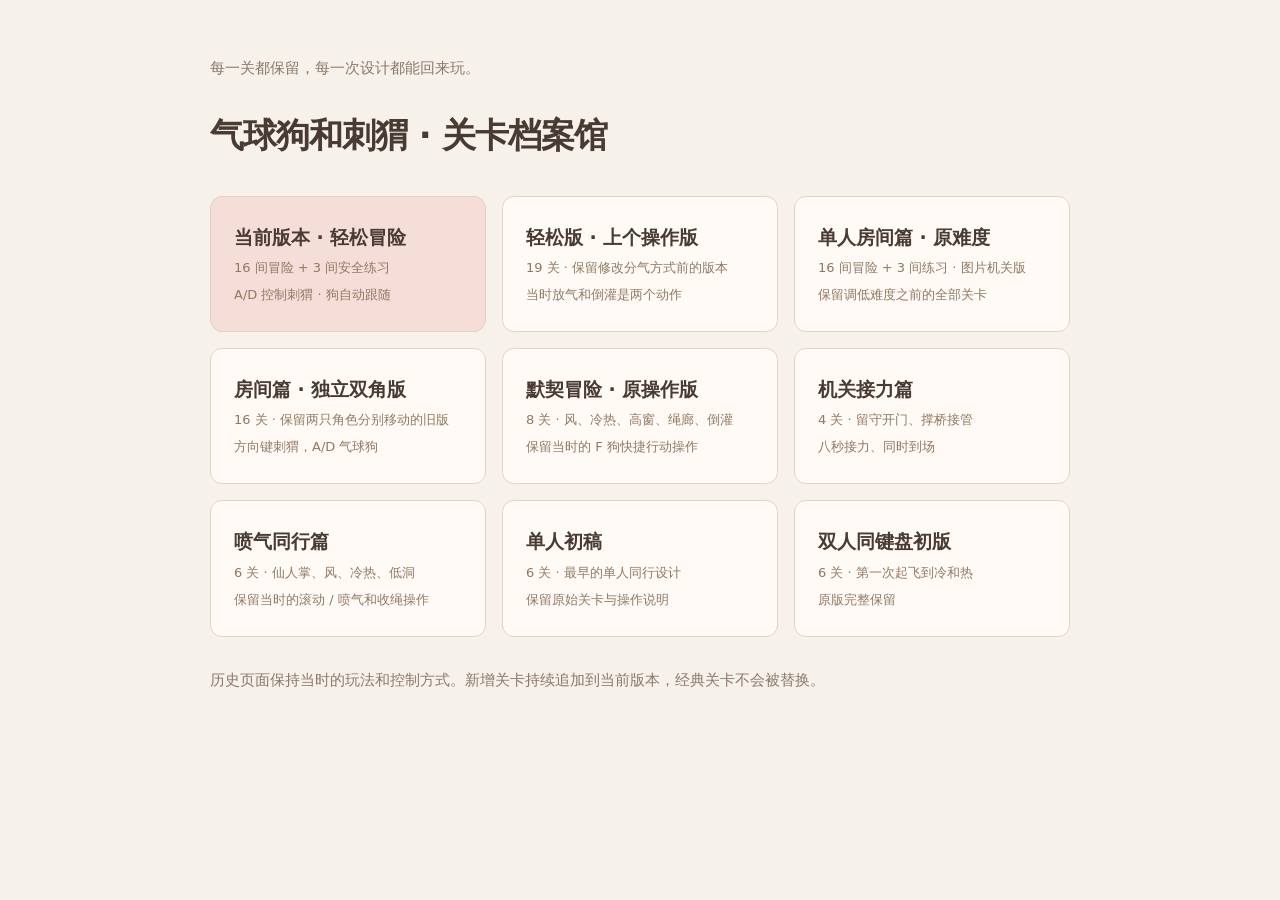
<file: archive/index.html>
<!doctype html><html lang="zh-CN"><meta charset="utf-8"><meta name="viewport" content="width=device-width,initial-scale=1"><title>气球狗和刺猬 · 关卡档案馆</title><style>body{margin:0;background:#f7f1ec;color:#493b33;font:15px/1.8 system-ui,"Microsoft YaHei",sans-serif}main{max-width:860px;margin:55px auto;padding:0 24px}h1{font-size:34px;letter-spacing:-1px}p{color:#8c7969}a{color:inherit}nav{display:grid;grid-template-columns:repeat(auto-fit,minmax(240px,1fr));gap:16px;margin:30px 0}.card{display:block;padding:23px;background:#fffaf5;border:1px solid #e3d3c4;border-radius:12px;text-decoration:none}.card b{display:block;font-size:19px}.card span{color:#927963;font-size:13px}.new{background:#f4ded7}</style><main><p>每一关都保留，每一次设计都能回来玩。</p><h1>气球狗和刺猬 · 关卡档案馆</h1><nav><a class="card new" href="../index.html"><b>当前版本 · 轻松冒险</b><span>16 间冒险 + 3 间安全练习<br>A/D 控制刺猬 · 狗自动跟随</span></a><a class="card" href="solo-easy-three-air-keys.html"><b>轻松版 · 上个操作版</b><span>19 关 · 保留修改分气方式前的版本<br>当时放气和倒灌是两个动作</span></a><a class="card" href="solo-before-easy.html"><b>单人房间篇 · 原难度</b><span>16 间冒险 + 3 间练习 · 图片机关版<br>保留调低难度之前的全部关卡</span></a><a class="card" href="solo-rooms-independent.html"><b>房间篇 · 独立双角版</b><span>16 关 · 保留两只角色分别移动的旧版<br>方向键刺猬，A/D 气球狗</span></a><a class="card" href="solo-adventure.html"><b>默契冒险 · 原操作版</b><span>8 关 · 风、冷热、高窗、绳廊、倒灌<br>保留当时的 F 狗快捷行动操作</span></a><a class="card" href="solo-relay.html"><b>机关接力篇</b><span>4 关 · 留守开门、撑桥接管<br>八秒接力、同时到场</span></a><a class="card" href="solo-jet.html"><b>喷气同行篇</b><span>6 关 · 仙人掌、风、冷热、低洞<br>保留当时的滚动 / 喷气和收绳操作</span></a><a class="card" href="solo-first.html"><b>单人初稿</b><span>6 关 · 最早的单人同行设计<br>保留原始关卡与操作说明</span></a><a class="card" href="../duo.html"><b>双人同键盘初版</b><span>6 关 · 第一次起飞到冷和热<br>原版完整保留</span></a></nav><p>历史页面保持当时的玩法和控制方式。新增关卡持续追加到当前版本，经典关卡不会被替换。</p></main></html>
</file>
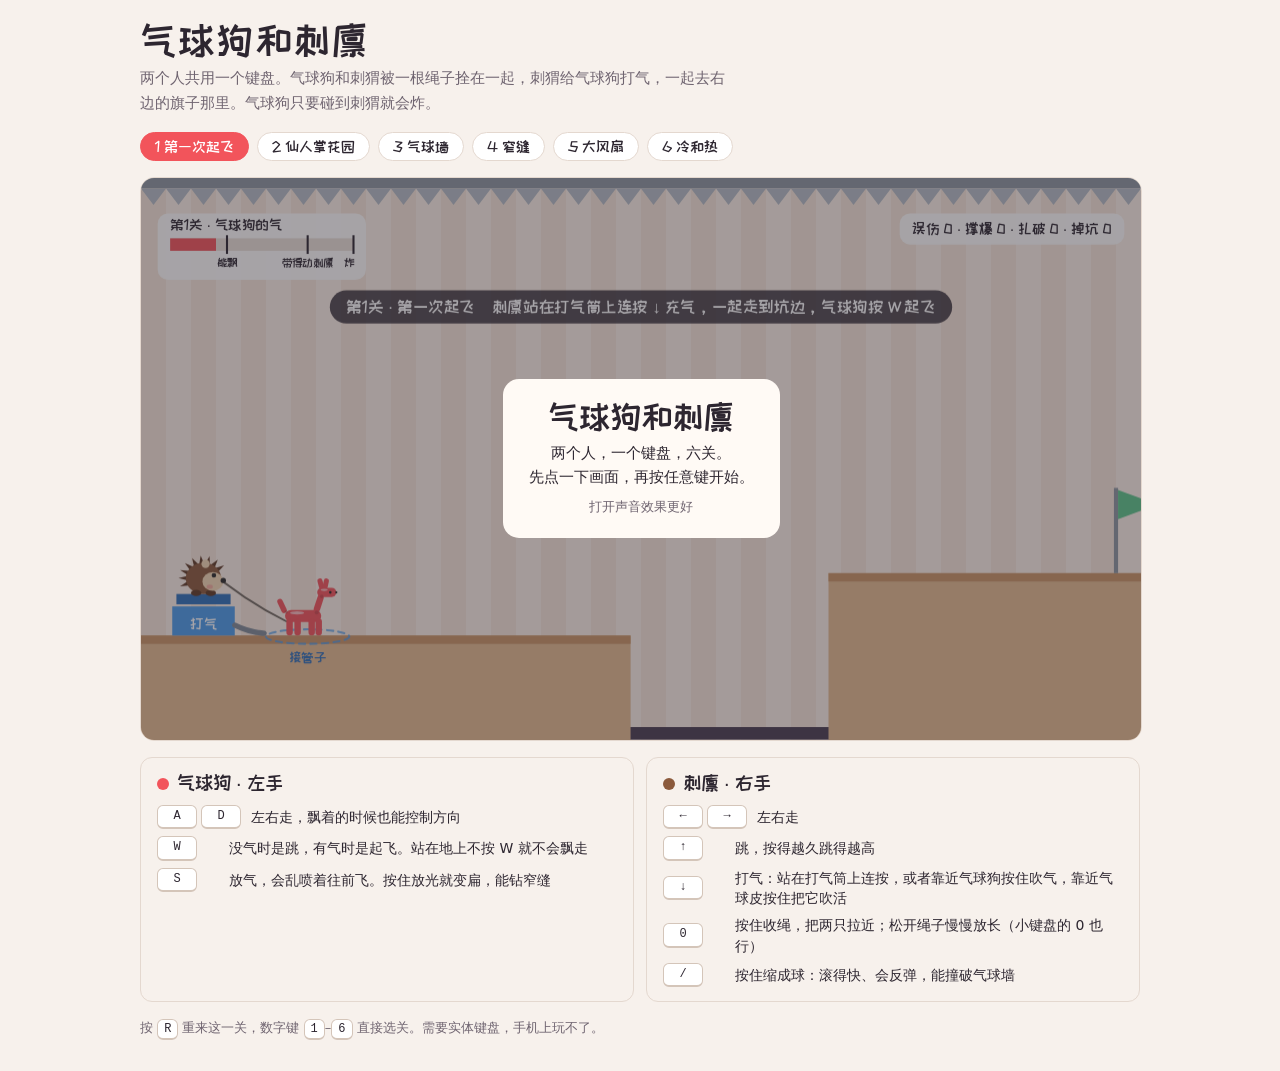
<file: duo.html>
<!doctype html>
<html lang="zh-CN">
<head>
<meta charset="utf-8">
<meta name="viewport" content="width=device-width, initial-scale=1, viewport-fit=cover">
<style>:root{color-scheme:light}body{margin:0;font-size:14px}img{max-width:100%}[hidden]{display:none!important}</style>
<title>气球狗和刺猬</title>

<link rel="stylesheet" href="https://fonts.googleapis.com/css2?family=ZCOOL+KuaiLe&display=swap">
<style>
/* layout: one column — title, level picker, 16:9 stage, two player cards */
:root{
  --bg:#f7f1ec; --fg:#2d2630; --muted:#6f6470; --line:#e4d8cf; --key:#ffffff; --keyb:#d4c5b9; --chip:#ffffff; --chipOn:#f2545b; --chipOnFg:#ffffff;
  --font-display:"ZCOOL KuaiLe","PingFang SC","Hiragino Sans GB","Microsoft YaHei",sans-serif;
  --font-body:system-ui,-apple-system,"PingFang SC","Microsoft YaHei",sans-serif;
}
@media (prefers-color-scheme: dark){:root:not([data-theme="light"]){--bg:#1e1a21;--fg:#f2ece6;--muted:#b3a9b4;--line:#3a333f;--key:#2b2530;--keyb:#4a4250;--chip:#2b2530;--chipOn:#f2545b;--chipOnFg:#ffffff;color-scheme:dark}}
:root[data-theme="dark"]{--bg:#1e1a21;--fg:#f2ece6;--muted:#b3a9b4;--line:#3a333f;--key:#2b2530;--keyb:#4a4250;--chip:#2b2530;--chipOn:#f2545b;--chipOnFg:#ffffff;color-scheme:dark}
body{background:var(--bg);color:var(--fg);font-family:var(--font-body);padding-left:max(16px,env(safe-area-inset-left,0px));padding-right:max(16px,env(safe-area-inset-right,0px));padding-block:20px 32px}
.wrap{max-width:1000px;margin:0 auto;display:flex;flex-direction:column;gap:16px}
.head{display:flex;flex-direction:column;gap:6px}
h1{font-family:var(--font-display);font-weight:400;font-size:clamp(28px,5vw,40px);margin:0;letter-spacing:.03em;text-wrap:balance}
.sub{color:var(--muted);margin:0;max-width:62ch;line-height:1.65;font-size:15px}
.levels{display:flex;flex-wrap:wrap;gap:8px}
.levels button{font-family:var(--font-display);font-size:15px;border:1px solid var(--line);background:var(--chip);color:var(--fg);border-radius:999px;padding:6px 14px;cursor:pointer}
.levels button[aria-pressed="true"]{background:var(--chipOn);color:var(--chipOnFg);border-color:var(--chipOn)}
.levels button:focus-visible{outline:2px solid var(--chipOn);outline-offset:2px}
.stage{position:relative;width:100%;aspect-ratio:16/9;border-radius:14px;overflow:hidden;border:1px solid var(--line);background:#fbefe6;cursor:pointer}
canvas{display:block;width:100%;height:100%}
[hidden]{display:none!important}
.overlay{position:absolute;inset:0;display:flex;align-items:center;justify-content:center;background:rgba(45,38,48,.42)}
.card{background:#fffaf5;color:#2d2630;border-radius:16px;padding:20px 26px;max-width:min(460px,88%);text-align:center;display:flex;flex-direction:column;gap:8px}
.ctitle{font-family:var(--font-display);font-size:clamp(24px,4vw,34px)}
.card p{margin:0;line-height:1.6;font-size:15px}
.card .small{color:#6f6470;font-size:13px}
.controls{display:grid;grid-template-columns:repeat(auto-fit,minmax(280px,1fr));gap:12px}
.player{border:1px solid var(--line);border-radius:12px;padding:14px 16px;display:flex;flex-direction:column;gap:10px;min-width:0}
.player h2{font-family:var(--font-display);font-weight:400;font-size:20px;margin:0;display:flex;align-items:center;gap:8px}
.dot{width:12px;height:12px;border-radius:50%;flex:none}
ul{list-style:none;padding:0;margin:0;display:flex;flex-direction:column;gap:7px}
li{display:flex;gap:10px;align-items:center;font-size:14px;line-height:1.45}
.keys{display:flex;gap:4px;min-width:62px;flex:none}
kbd{font-family:ui-monospace,Menlo,monospace;font-size:12px;min-width:26px;text-align:center;padding:2px 6px;border:1px solid var(--keyb);border-bottom-width:2px;border-radius:6px;background:var(--key);color:var(--fg)}
.foot{color:var(--muted);font-size:13px;margin:0;line-height:1.6}
</style>

</head>
<body>
<div class="wrap">
  <header class="head">
    <h1>气球狗和刺猬</h1>
    <p class="sub">两个人共用一个键盘。气球狗和刺猬被一根绳子拴在一起，刺猬给气球狗打气，一起去右边的旗子那里。气球狗只要碰到刺猬就会炸。</p>
  </header>

  <nav class="levels" id="levels" aria-label="选关"></nav>

  <div class="stage" id="stage">
    <canvas id="game" aria-label="气球狗和刺猬游戏画面"></canvas>
    <div class="overlay" id="start">
      <div class="card">
        <div class="ctitle">气球狗和刺猬</div>
        <p>两个人，一个键盘，六关。<br>先点一下画面，再按任意键开始。</p>
        <p class="small">打开声音效果更好</p>
      </div>
    </div>
    <div class="overlay" id="win" hidden>
      <div class="card">
        <div class="ctitle" id="winTitle">过关！</div>
        <p id="winBody"></p>
        <p class="small" id="winNext">按 Enter 下一关，按 R 重来这一关</p>
      </div>
    </div>
  </div>

  <div class="controls">
    <section class="player">
      <h2><span class="dot" style="background:#f2545b"></span>气球狗 · 左手</h2>
      <ul>
        <li><span class="keys"><kbd>A</kbd><kbd>D</kbd></span>左右走，飘着的时候也能控制方向</li>
        <li><span class="keys"><kbd>W</kbd></span>没气时是跳，有气时是起飞。站在地上不按 W 就不会飘走</li>
        <li><span class="keys"><kbd>S</kbd></span>放气，会乱喷着往前飞。按住放光就变扁，能钻窄缝</li>
      </ul>
    </section>
    <section class="player">
      <h2><span class="dot" style="background:#8b5a3c"></span>刺猬 · 右手</h2>
      <ul>
        <li><span class="keys"><kbd>←</kbd><kbd>→</kbd></span>左右走</li>
        <li><span class="keys"><kbd>↑</kbd></span>跳，按得越久跳得越高</li>
        <li><span class="keys"><kbd>↓</kbd></span>打气：站在打气筒上连按，或者靠近气球狗按住吹气，靠近气球皮按住把它吹活</li>
        <li><span class="keys"><kbd>0</kbd></span>按住收绳，把两只拉近；松开绳子慢慢放长（小键盘的 0 也行）</li>
        <li><span class="keys"><kbd>/</kbd></span>按住缩成球：滚得快、会反弹，能撞破气球墙</li>
      </ul>
    </section>
  </div>
  <p class="foot">按 <kbd>R</kbd> 重来这一关，数字键 <kbd>1</kbd>–<kbd>6</kbd> 直接选关。需要实体键盘，手机上玩不了。</p>
</div>

<script>
(()=>{
const cv=document.getElementById('game'),c=cv.getContext('2d');
const stageEl=document.getElementById('stage'),startEl=document.getElementById('start'),winEl=document.getElementById('win');
const winTitle=document.getElementById('winTitle'),winBody=document.getElementById('winBody'),winNext=document.getElementById('winNext'),levelsEl=document.getElementById('levels');
const W=960,H=540,G=1400,K=3.2,MD=1,MH=1.4,ROPE=110,NAILS=26;
const DOGC='#f2545b';
const FONT=n=>`${n}px "ZCOOL KuaiLe","PingFang SC","Microsoft YaHei",sans-serif`;
const clamp=(v,a,b)=>Math.max(a,Math.min(b,v));
const approach=(v,t,s)=>v<t?Math.min(t,v+s):Math.max(t,v-s);
const inRect=(x,y,r)=>x>r.x&&x<r.x+r.w&&y>r.y&&y<r.y+r.h;

/* ---------- levels ---------- */
const LEVELS=[
 {name:'第一次起飞',tip:'刺猬站在打气筒上连按 ↓ 充气，一起走到坑边，气球狗按 W 起飞',
  solids:[{x:-200,y:440,w:670,h:300},{x:660,y:380,w:500,h:400}],
  pumps:[{x:30,y:400,w:60,h:40,zone:[120,200]}],
  dogX:160,hogX:60,goal:{x:820,y:300,w:140,h:80}},
 {name:'仙人掌花园',tip:'头顶有钉子。气别充满，让刺猬在地上拉着气球狗走，按住 0 收绳能让它飞低一点',kite:true,leak:.06,
  solids:[{x:-200,y:440,w:1400,h:300}],
  pumps:[{x:30,y:400,w:60,h:40,zone:[120,200]},{x:548,y:400,w:50,h:40,zone:[625,705]}],
  bars:[{x:330,y:188,w:630}],
  cacti:[{x:380,base:440,h:75},{x:445,base:440,h:95},{x:510,base:440,h:70},{x:745,base:440,h:90},{x:805,base:440,h:70},{x:862,base:440,h:85}],
  dogX:160,hogX:60,goal:{x:885,y:360,w:75,h:80}},
 {name:'气球墙',tip:'刺猬按住 / 缩成球，滚起来撞破气球墙。球会反弹',
  solids:[{x:-200,y:440,w:840,h:300},{x:800,y:400,w:400,h:300}],
  pumps:[{x:470,y:400,w:60,h:40,zone:[560,638]}],
  walls:[{x:250,y:NAILS,w:34,h:440-NAILS},{x:420,y:NAILS,w:34,h:440-NAILS}],
  dogX:150,hogX:80,goal:{x:840,y:320,w:120,h:80}},
 {name:'窄缝',tip:'气球狗按住 S 放光气变扁，刺猬缩成球，一起钻过去',
  solids:[{x:-200,y:440,w:1020,h:300},{x:300,y:NAILS,w:220,h:413-NAILS},{x:820,y:300,w:400,h:400}],
  pumps:[{x:740,y:400,w:60,h:40,zone:[640,718]}],
  dogX:150,hogX:70,dogAir:.3,goal:{x:860,y:220,w:100,h:80}},
 {name:'大风扇',tip:'风会把气球狗往上吹。气不用太满，借风飞过去，别撞到钉子',
  solids:[{x:-200,y:440,w:500,h:300},{x:500,y:360,w:60,h:300},{x:760,y:400,w:400,h:300}],
  pumps:[{x:30,y:400,w:60,h:40,zone:[120,200]}],
  fans:[{x:330,y:NAILS,w:130,h:540-NAILS,dx:0,dy:-1,p:1500},{x:590,y:NAILS,w:130,h:540-NAILS,dx:0,dy:-1,p:1500}],
  dogX:160,hogX:60,goal:{x:820,y:320,w:140,h:80}},
 {name:'冷和热',tip:'热灯让气球狗自己变大，冷风让它缩小。最后刺猬要撞开气球墙',
  solids:[{x:-200,y:440,w:500,h:300},{x:520,y:420,w:160,h:300},{x:820,y:360,w:400,h:300}],
  pumps:[{x:30,y:400,w:60,h:40,zone:[120,200]},{x:530,y:380,w:50,h:40,zone:[600,675]}],
  heat:[{x:330,y:NAILS,w:150,h:330,k:.16},{x:690,y:120,w:120,h:420,k:-.15}],
  cacti:[{x:852,base:360,h:55}],
  walls:[{x:890,y:NAILS,w:30,h:360-NAILS}],
  dogX:160,hogX:60,goal:{x:920,y:280,w:40,h:80}},
];

let idx=0,L,statics,pumps,walls,cacti,fans,heat,bars,solids,needRebuild=false;
let dog,hog,rope,parts=[],texts=[],stats,time=0,hit=0,shake=0,win=false,started=false,reviveSnd=0,banner=0,ropeLen=110,reelSnd=0;

const rr=a=>22+22*a;
const isFlat=()=>dog.state==='ok'&&dog.air<.04;
function anchor(){
  if(dog.state!=='ok')return{x:dog.x-dog.face*22,y:dog.y};
  if(isFlat())return{x:dog.x-dog.face*26,y:dog.y+3};
  const r=rr(dog.air);return{x:dog.x-dog.face*.75*r,y:dog.y+.5*r};
}
function rebuildSolids(){
  solids=[...statics,...pumps,...walls.filter(w=>w.alive),{x:-60,y:-200,w:60,h:900},{x:W,y:-200,w:60,h:900}];
}
function overlapAny(cx,cy,hw,hh){
  for(const s of solids){if(Math.abs(cx-(s.x+s.w/2))<hw+s.w/2&&Math.abs(cy-(s.y+s.h/2))<hh+s.h/2)return true;}
  return false;
}
function groundAt(x){
  let y=H;for(const s of [...statics,...pumps]){if(x>=s.x&&x<=s.x+s.w&&s.y>40&&s.y<y)y=s.y;}return y;
}
function canGrow(){const r=rr(dog.air),bottom=dog.y+7;return!overlapAny(dog.x,bottom-r-1,r*.85,r);}

function loadLevel(i){
  idx=i;L=LEVELS[i];
  statics=L.solids.map(s=>({...s}));
  pumps=L.pumps.map(p=>({...p,pump:true,anim:0}));
  walls=(L.walls||[]).map(w=>({...w,bwall:true,alive:true}));
  cacti=L.cacti||[];fans=L.fans||[];heat=L.heat||[];bars=L.bars||[];
  reset(true);
  [...levelsEl.children].forEach((b,j)=>b.setAttribute('aria-pressed',j===i?'true':'false'));
}
function reset(full){
  for(const w of walls)w.alive=true;
  rebuildSolids();
  const air=L.dogAir??.25;
  dog={x:L.dogX,y:0,vx:0,vy:0,air,face:1,ground:true,plugged:false,plugPump:null,unplugT:0,state:'ok',squash:0,rot:0,inv:0,near:99,flatPrev:air<.04,lastR:rr(air)};
  dog.y=groundAt(dog.x)-(air<.04?7:rr(air));
  hog={x:L.hogX,y:groundAt(L.hogX)-15,vx:0,vy:0,face:1,ground:true,grab:false,revive:0,squash:0,ball:false,spin:0,blow:false,coyote:0,jbuf:0,bob:0,standPump:null};
  ropeLen=ROPE;rope={x:0,y:0};
  hit=0;shake=0;win=false;bulges=[];for(const p of pumps){p.anim=0;p.cd=0;}
  if(full){stats={hog:0,over:0,spike:0,cactus:0,fall:0};time=0;parts=[];texts=[];banner=4;}
  winEl.hidden=true;
}

/* ---------- audio ---------- */
let ac=null,master=null,jetGain=null,nbuf=null;
function initAudio(){
  if(ac){if(ac.state==='suspended')ac.resume();return;}
  try{
    ac=new (window.AudioContext||window.webkitAudioContext)();
    master=ac.createGain();master.gain.value=.5;master.connect(ac.destination);
    const o=ac.createOscillator();o.type='sawtooth';o.frequency.value=150;
    const lfo=ac.createOscillator();lfo.frequency.value=17;const lg=ac.createGain();lg.gain.value=60;lfo.connect(lg);lg.connect(o.frequency);
    const f=ac.createBiquadFilter();f.type='lowpass';f.frequency.value=900;
    jetGain=ac.createGain();jetGain.gain.value=0;o.connect(f);f.connect(jetGain);jetGain.connect(master);o.start();lfo.start();
  }catch(e){ac=null;}
}
function setJet(on){if(ac&&jetGain)jetGain.gain.setTargetAtTime(on?.16:0,ac.currentTime,.03);}
function tone(type,f0,f1,dur,vol){if(!ac)return;const t=ac.currentTime,o=ac.createOscillator(),g=ac.createGain();o.type=type;o.frequency.setValueAtTime(f0,t);o.frequency.exponentialRampToValueAtTime(f1,t+dur);g.gain.setValueAtTime(vol,t);g.gain.exponentialRampToValueAtTime(.001,t+dur);o.connect(g);g.connect(master);o.start(t);o.stop(t+dur+.02);}
function noise(dur,vol,type,f0,f1){if(!ac)return;if(!nbuf){nbuf=ac.createBuffer(1,ac.sampleRate,ac.sampleRate);const d=nbuf.getChannelData(0);for(let i=0;i<d.length;i++)d[i]=Math.random()*2-1;}const t=ac.currentTime,s=ac.createBufferSource();s.buffer=nbuf;const f=ac.createBiquadFilter();f.type=type;f.frequency.setValueAtTime(f0,t);f.frequency.exponentialRampToValueAtTime(f1,t+dur);const g=ac.createGain();g.gain.setValueAtTime(vol,t);g.gain.exponentialRampToValueAtTime(.001,t+dur);s.connect(f);f.connect(g);g.connect(master);s.start(t);s.stop(t+dur+.02);}
const sPop=()=>{noise(.2,.9,'highpass',1400,400);tone('sine',180,50,.18,.6);};
const sSmallPop=()=>{noise(.1,.5,'highpass',1800,600);};
const sPump=()=>noise(.28,.35,'bandpass',500,1600);
const sThud=()=>tone('sine',110,45,.12,.4);
const sHop=()=>tone('square',300,520,.08,.05);
const sBoing=()=>tone('sine',380,760,.14,.18);
const sSqueak=()=>tone('triangle',900,1400,.09,.15);
const sGrab=()=>tone('triangle',700,1000,.07,.12);
const sCurl=()=>tone('triangle',520,300,.09,.12);
const sBonk=()=>tone('sine',260,140,.07,.18);
const sCork=()=>{tone('sine',600,200,.08,.3);noise(.05,.3,'bandpass',2000,1000);};
const sFlat=()=>tone('sawtooth',160,70,.25,.08);
const sFall=()=>tone('sine',500,90,.5,.2);
const sCreak=()=>tone('sawtooth',230,170,.12,.04);
const sWin=()=>[523,659,784,1046].forEach((f,i)=>setTimeout(()=>tone('triangle',f,f*1.001,.2,.18),i*110));

/* ---------- input ---------- */
const down=new Set(),just=new Set();
function start(){if(started)return;started=true;startEl.hidden=true;initAudio();}
addEventListener('keydown',e=>{
  const k=e.code;
  if(['ArrowLeft','ArrowRight','ArrowUp','ArrowDown','Space','Slash'].includes(k))e.preventDefault();
  if(!started){start();return;}
  initAudio();
  if(!e.repeat)just.add(k);
  down.add(k);
  if(k==='KeyR')reset(true);
  const m=k.match(/^Digit([1-6])$/);if(m)loadLevel(+m[1]-1);
  if(win&&(k==='Enter'||k==='NumpadEnter')&&idx<LEVELS.length-1)loadLevel(idx+1);
});
addEventListener('keyup',e=>down.delete(e.code));
addEventListener('blur',()=>down.clear());
stageEl.addEventListener('click',()=>{window.focus();start();});
LEVELS.forEach((l,i)=>{const b=document.createElement('button');b.type='button';b.id='lv'+(i+1);b.textContent=`${i+1} ${l.name}`;b.addEventListener('click',()=>{loadLevel(i);start();b.blur();window.focus();});levelsEl.appendChild(b);});

/* ---------- fx ---------- */
function addText(x,y,txt,col,size=20){texts.push({x,y,txt,col,size,life:1.1});}
function puff(x,y,n,col){for(let i=0;i<n;i++)parts.push({x,y,vx:(Math.random()-.5)*120,vy:-40-Math.random()*80,life:.5+Math.random()*.3,max:.8,col,sz:4+Math.random()*5,rot:0,vr:0,round:true});}
function confetti(x,y,n,cols,spread){for(let i=0;i<n;i++){const a=Math.random()*Math.PI*2,v=150+Math.random()*350;parts.push({x:x+(Math.random()-.5)*spread,y:y+(Math.random()-.5)*spread,vx:Math.cos(a)*v,vy:Math.sin(a)*v-120,life:.9+Math.random()*.5,max:1.4,col:cols[i%cols.length],sz:3+Math.random()*4,rot:Math.random()*6,vr:(Math.random()-.5)*20});}}

/* ---------- physics ---------- */
function resolve(b,hw,hh,isHog){
  for(const s of solids){
    if(s.bwall&&!s.alive)continue;
    const dx=b.x-(s.x+s.w/2),dy=b.y-(s.y+s.h/2);
    const ox=hw+s.w/2-Math.abs(dx),oy=hh+s.h/2-Math.abs(dy);
    if(ox>0&&oy>0){
      if(oy<ox){
        if(dy<0){
          const vyb=b.vy;b.y-=oy;if(b.vy>0)b.vy=0;b.ground=true;
          if(vyb>220){
            if(isHog){hog.squash=.25;sThud();if(hog.ball&&vyb>300)b.vy=-vyb*.3;}
            else if(dog.state==='ok')dog.squash=.22;
          }
          if(isHog&&s.pump)hog.standPump=s;
        }else{b.y+=oy;if(b.vy<0)b.vy=0;}
      }else{
        if(s.bwall&&isHog&&hog.ball&&Math.abs(b.vx)>140){breakWall(s);continue;}
        b.x+=dx<0?-ox:ox;
        if(isHog&&hog.ball){if(Math.abs(b.vx)>120)sBonk();b.vx=-b.vx*.55;}else b.vx=0;
      }
    }
  }
}
function breakWall(s){
  s.alive=false;needRebuild=true;shake=Math.max(shake,.25);
  confetti(s.x+s.w/2,s.y+s.h*.6,34,['#4c9be8','#f6c343','#5cc48a','#b07ce8'],s.w);
  addText(s.x+s.w/2,s.y+s.h*.5,'啪啪啪！','#4c9be8',28);
  [0,70,140,210].forEach(t=>setTimeout(sSmallPop,t));
}
function hosePts(p){
  const gy=p.y+p.h,p0={x:p.x+p.w,y:p.y+30};
  if(dog.state==='ok'&&dog.plugPump===p){const a=anchor();return[p0,{x:p.x+p.w+40,y:gy+2},{x:a.x-40,y:gy},a];}
  return[p0,{x:p.x+p.w+20,y:gy},{x:p.x+p.w+40,y:gy-2},{x:p.zone[0]-10,y:gy-3}];
}
function bez(P,t){const u=1-t;return{x:u*u*u*P[0].x+3*u*u*t*P[1].x+3*u*t*t*P[2].x+t*t*t*P[3].x,y:u*u*u*P[0].y+3*u*u*t*P[1].y+3*u*t*t*P[2].y+t*t*t*P[3].y};}
let bulges=[];
function pressPump(p){
  if(p.cd>0)return;
  p.cd=.12;p.anim=1;hog.squash=.32;sPump();
  bulges.push({p,t:0});
}
function arrive(b){
  const p=b.p;
  if(dog.state==='ok'&&dog.plugPump===p){
    dog.air+=.12;dog.squash=-.2;tone('triangle',520+dog.air*500,720+dog.air*600,.08,.12);
    addText(dog.x,dog.y-rr(dog.air)-16,'呼','#2f6fb8',22);
    const a=anchor();puff(a.x,a.y,3,'rgba(220,235,250,.9)');
  }else{
    const P=hosePts(p);addText(P[3].x,P[3].y-14,'嘶…','#7f8a96',18);puff(P[3].x,P[3].y-4,8,'rgba(200,206,214,.9)');
  }
}
function pop(reason){
  if(dog.state!=='ok')return;
  const flat=isFlat(),r=flat?10:rr(dog.air);
  dog.state='skin';stats[reason]++;hit=.13;shake=.35;hog.grab=false;hog.revive=0;sPop();setJet(false);
  confetti(dog.x,dog.y,28,[DOGC,DOGC,'#ffffff'],r);
  const label={hog:'被刺猬扎破了！',over:'撑爆了！',spike:'扎到天花板了！',cactus:'被仙人掌扎了！'}[reason];
  addText(dog.x,dog.y-r-14,'啪！',DOGC,36);
  addText(dog.x,dog.y-r+20,label,'#2d2630',17);
  dog.y=dog.y+(flat?1:r-6);dog.vx*=.3;dog.vy=0;dog.air=0;dog.rot=0;dog.plugged=false;dog.squash=0;
}
function revive(){
  hog.revive=0;dog.state='ok';dog.air=.25;
  if(!canGrow()){dog.air=0;dog.flatPrev=true;}
  else{const r=rr(.25);dog.y=dog.y+6-r;dog.flatPrev=false;dog.lastR=r;}
  dog.inv=1.3;dog.squash=-.3;dog.vy=0;
  sSqueak();addText(dog.x,dog.y-30,'活了！',DOGC,20);
  const a=anchor();rope.x=a.x;rope.y=a.y+20;rope.vx=rope.vy=0;
}
function dogDims(){if(dog.state!=='ok')return[26,6];if(isFlat())return[28,7];const r=rr(dog.air);return[r*.85,r];}
function dogHitsRect(rx,ry,rw,rh){
  if(isFlat())return dog.x+28>rx&&dog.x-28<rx+rw&&dog.y+7>ry&&dog.y-7<ry+rh;
  const r=rr(dog.air)*.88,cx=clamp(dog.x,rx,rx+rw),cy=clamp(dog.y,ry,ry+rh);
  return Math.hypot(dog.x-cx,dog.y-cy)<r;
}

function update(dt){
  time+=dt;if(banner>0)banner-=dt;

  /* flat <-> round transitions */
  if(dog.state==='ok'){
    let f=isFlat();
    if(dog.flatPrev&&!f&&!canGrow()){dog.air=.039;f=true;}
    if(f!==dog.flatPrev){
      if(f){dog.y+=dog.lastR-7;sFlat();addText(dog.x,dog.y-24,'扁了','#2d2630',16);}
      else{dog.y-=rr(dog.air)-7;dog.squash=-.25;sSqueak();}
      dog.flatPrev=f;
    }
    if(!f)dog.lastR=rr(dog.air);
  }
  const flat=isFlat();

  /* dog */
  const kL=down.has('KeyA'),kR=down.has('KeyD');
  if(dog.state==='ok'){
    const r=rr(dog.air);
    if(dog.unplugT>0)dog.unplugT-=dt;
    let pz=null;for(const p of pumps)if(dog.x>p.zone[0]&&dog.x<p.zone[1])pz=p;
    const was=dog.plugged;
    dog.plugged=!!pz&&dog.ground&&dog.unplugT<=0;dog.plugPump=dog.plugged?pz:null;
    if(dog.plugged&&!was)sSqueak();
    const ix=(kR?1:0)-(kL?1:0);if(ix)dog.face=ix;
    const max=flat?110:(dog.ground?175:150);
    const acc=dog.ground?(ix?2600:3200):(ix?650:220);
    dog.vx=approach(dog.vx,ix*max,acc*dt);
    let takeoff=false;
    if(just.has('KeyW')&&!flat){
      if(dog.plugged){dog.unplugT=.7;dog.plugged=false;dog.plugPump=null;dog.vy=-160;takeoff=true;sCork();addText(dog.x-dog.face*r,dog.y,'啵','#2d2630',18);}
      else if(dog.ground){
        if(dog.air>.31){dog.vy=-160;takeoff=true;sCork();addText(dog.x,dog.y-r-10,'起飞','#2d2630',16);}
        else{dog.vy=-330;sBoing();}
      }
    }
    const held=dog.plugged||flat||(dog.ground&&!takeoff);
    const ay=held?G:G*(1-K*dog.air)/MD;
    const jet=down.has('KeyS')&&dog.air>0;
    if(jet){
      dog.air=Math.max(0,dog.air-.55*dt);
      if(!held&&dog.air>.04){
        const wob=Math.sin(time*23)*.8+Math.sin(time*37)*.4;
        const ang=(dog.face>0?-.45:Math.PI+.45)+wob;
        dog.vx+=Math.cos(ang)*1500*dt;dog.vy+=Math.sin(ang)*1500*dt;dog.rot=wob*.35;
      }
      if(Math.random()<dt*30){const a=anchor();puff(a.x,a.y,1,'rgba(255,214,218,.9)');}
    }else dog.rot*=Math.exp(-8*dt);
    setJet(jet&&!flat);
    for(const f of fans)if(!held&&inRect(dog.x,dog.y,f)){const m=f.p*(.4+dog.air)*dt;dog.vx+=f.dx*m;dog.vy+=f.dy*m;}
    for(const z of heat)if(inRect(dog.x,dog.y,z))dog.air=Math.max(0,dog.air+z.k*dt);
    dog.vy+=ay*dt;
    dog.vy-=dog.vy*Math.min(1,(2+3*dog.air)*.6*dt);
    dog.vy=Math.max(-260,Math.min(dog.vy,900));
    dog.air=Math.max(0,dog.air-(L.leak??.012)*dt);
    if(dog.air>.88&&Math.random()<dt*1.6)sCreak();
    if(dog.inv>0)dog.inv-=dt;
    if(dog.air>1)pop('over');
  }else{
    setJet(false);
    dog.vy+=G*dt;dog.vx*=Math.exp(-3*dt);
  }
  dog.squash*=Math.exp(-10*dt);
  dog.ground=false;
  dog.x+=dog.vx*dt;dog.y+=dog.vy*dt;
  {const[hw,hh]=dogDims();resolve(dog,hw,hh,false);}

  /* hedgehog */
  const hl=down.has('ArrowLeft'),hr=down.has('ArrowRight');
  const wantBall=down.has('Slash')||down.has('ShiftRight');
  if(wantBall&&!hog.ball){hog.ball=true;hog.y+=2;sCurl();}
  else if(!wantBall&&hog.ball&&!overlapAny(hog.x,hog.y-2,15,15)){hog.ball=false;hog.y-=2;}
  const hx=(hr?1:0)-(hl?1:0);if(hx)hog.face=hx;
  if(hog.ground)hog.coyote=.1;else hog.coyote-=dt;
  if(just.has('ArrowUp'))hog.jbuf=.13;else hog.jbuf-=dt;
  if(hog.ball){
    hog.vx=approach(hog.vx,hx*380,(hx?(hog.ground?1300:500):(hog.ground?160:30))*dt);
    hog.spin+=hog.vx*dt/13;
  }else{
    hog.vx=approach(hog.vx,hx*220,(hog.ground?(hx?3200:3800):(hx?2200:1200))*dt);
    if(hog.jbuf>0&&hog.coyote>0){hog.vy=-480;hog.jbuf=0;hog.coyote=0;hog.squash=-.2;sHop();}
    if(!down.has('ArrowUp')&&hog.vy<0&&!hog.taut)hog.vy+=G*1.3*dt;
    if(hog.vy>0&&!hog.taut)hog.vy+=G*.35*dt;
    if(hog.ground&&hx)hog.bob+=dt*18;
  }
  const canBlow=()=>dog.state==='ok'&&!hog.ball&&!hog.standPump&&dog.near<40;
  if(just.has('ArrowDown')&&hog.standPump&&!hog.ball){pressPump(hog.standPump);}
  const reel=down.has('Digit0')||down.has('Numpad0');
  const prevLen=ropeLen;
  ropeLen=reel?Math.max(36,ropeLen-170*dt):Math.min(ROPE,ropeLen+90*dt);
  hog.reel=reel&&ropeLen<prevLen;
  if(hog.reel){reelSnd-=dt;if(reelSnd<=0){reelSnd=.09;tone('square',1100,900,.025,.03);}}
  for(const f of fans)if(inRect(hog.x,hog.y,f)){hog.vx+=f.dx*f.p*.12*dt;hog.vy+=f.dy*f.p*.12*dt;}
  hog.vy+=G*dt;hog.vy=Math.min(hog.vy,1000);
  hog.squash*=Math.exp(-10*dt);
  hog.ground=false;hog.standPump=null;
  hog.x+=hog.vx*dt;hog.y+=hog.vy*dt;
  const hh=hog.ball?13:15;
  resolve(hog,hh,hh,true);

  /* rope: always tied */
  {
    {
      const a=anchor();const dx=hog.x-a.x,dy=(hog.y-12)-a.y,d=Math.hypot(dx,dy);
      hog.taut=d>ropeLen-2;
      if(d>ropeLen){
        const mD=dog.state==='ok'?MD:.6;
        const nx=dx/d,ny=dy/d,wD=1/mD,wH=1/MH,corr=(d-ropeLen)/(wD+wH);
        dog.x+=nx*corr*wD;dog.y+=ny*corr*wD;hog.x-=nx*corr*wH;hog.y-=ny*corr*wH;
        const vr=(hog.vx-dog.vx)*nx+(hog.vy-dog.vy)*ny;
        if(vr>0){const j=vr/(wD+wH);dog.vx+=nx*j*wD;dog.vy+=ny*j*wD;hog.vx-=nx*j*wH;hog.vy-=ny*j*wH;}
        const[dw,dh]=dogDims();resolve(dog,dw,dh,false);resolve(hog,hh,hh,true);
      }
    }
  }

  /* contact, hazards, blowing */
  hog.blow=false;
  if(dog.state==='ok'){
    const hR=hog.ball?16:19;
    if(isFlat()){const cx=clamp(hog.x,dog.x-28,dog.x+28),cy=clamp(hog.y,dog.y-7,dog.y+7);dog.near=Math.hypot(hog.x-cx,hog.y-cy)-hR;}
    else dog.near=Math.hypot(dog.x-hog.x,dog.y-hog.y)-(rr(dog.air)*.9+hR);
    if(dog.near<0&&dog.inv<=0)pop('hog');
    else if(!isFlat()&&dog.y-rr(dog.air)<NAILS)pop('spike');
    else if(bars.some(b=>dogHitsRect(b.x,b.y,b.w,18)))pop('spike');
    else for(const k of cacti){if(dogHitsRect(k.x-14,k.base-k.h,28,k.h)){pop('cactus');break;}}
    if(dog.state==='ok'&&!down.has('ArrowDown')){}
    else if(dog.state==='ok'&&!canBlow()&&!hog.standPump&&!hog.ball){
      hog.blow=true;reviveSnd-=dt;if(reviveSnd<=0){reviveSnd=.35;puff(hog.x+hog.face*16,hog.y-2,1,'rgba(220,235,250,.7)');}
    }
    else if(dog.state==='ok'&&canBlow()){
      hog.face=Math.sign(dog.x-hog.x)||hog.face;
      dog.air+=.24*dt;hog.blow=true;
      reviveSnd-=dt;if(reviveSnd<=0){noise(.16,.18,'bandpass',700,1300);reviveSnd=.28;puff(hog.x+hog.face*14,hog.y-4,2,'rgba(220,235,250,.9)');}
    }
  }else{
    const near=Math.abs(hog.x-dog.x)<64&&Math.abs(hog.y-dog.y)<44;
    if(near&&down.has('ArrowDown')&&!hog.ball){
      hog.revive+=dt;reviveSnd-=dt;
      if(reviveSnd<=0){noise(.16,.18,'bandpass',700,1300);reviveSnd=.28;}
      if(hog.revive>=1)revive();
    }else hog.revive=Math.max(0,hog.revive-dt*2);
  }
  for(const p of pumps){p.anim*=Math.exp(-8*dt);if(p.cd>0)p.cd-=dt;}
  for(const b of bulges){b.t+=dt/.28;if(b.t>=1)arrive(b);}
  bulges=bulges.filter(b=>b.t<1);
  if(needRebuild){rebuildSolids();needRebuild=false;}

  if(hog.y>H+60||dog.y>H+60){stats.fall++;sFall();reset(false);addText(W/2,220,'掉坑了，从头来','#2d2630',24);return;}

  const g=L.goal;
  if(!win&&dog.state==='ok'&&inRect(hog.x,hog.y,g)&&hog.ground&&dog.x>g.x-90){
    win=true;sWin();setJet(false);
    const total=stats.hog+stats.over+stats.spike+stats.cactus;
    const last=idx===LEVELS.length-1;
    winTitle.textContent=last?'全部通关！':`第 ${idx+1} 关过了！`;
    winBody.innerHTML=`用时 ${time.toFixed(1)} 秒<br>气球狗一共炸了 ${total} 次，其中被刺猬误伤 <b>${stats.hog}</b> 次<br>撑爆 ${stats.over} · 扎破 ${stats.spike+stats.cactus} · 掉坑 ${stats.fall}`;
    winNext.textContent=last?'按 R 重来这一关，或按数字键选关':'按 Enter 下一关，按 R 重来这一关';
    winEl.hidden=false;
  }
}

function effects(dt){
  for(const p of parts){p.vy+=(p.round?-30:600)*dt;p.x+=p.vx*dt;p.y+=p.vy*dt;p.rot+=p.vr*dt;p.life-=dt;}
  parts=parts.filter(p=>p.life>0);
  for(const t of texts){t.y-=34*dt;t.life-=dt;}
  texts=texts.filter(t=>t.life>0);
  shake=Math.max(0,shake-dt);
}

/* ---------- drawing ---------- */
function ell(x,y,rx,ry){c.beginPath();c.ellipse(x,y,rx,ry,0,0,Math.PI*2);c.fill();}
function rrPath(x,y,w,h,r){c.beginPath();c.moveTo(x+r,y);c.arcTo(x+w,y,x+w,y+h,r);c.arcTo(x+w,y+h,x,y+h,r);c.arcTo(x,y+h,x,y,r);c.arcTo(x,y,x+w,y,r);c.closePath();}
function capsule(cx,cy,w,h,ang){
  c.save();c.translate(cx,cy);c.rotate(ang);const r=Math.min(w,h)/2;c.beginPath();
  if(w>=h){c.moveTo(-w/2+r,-h/2);c.lineTo(w/2-r,-h/2);c.arc(w/2-r,0,r,-Math.PI/2,Math.PI/2);c.lineTo(-w/2+r,h/2);c.arc(-w/2+r,0,r,Math.PI/2,Math.PI*1.5);}
  else{c.moveTo(w/2,-h/2+r);c.lineTo(w/2,h/2-r);c.arc(0,h/2-r,r,0,Math.PI);c.lineTo(-w/2,-h/2+r);c.arc(0,-h/2+r,r,Math.PI,0);}
  c.closePath();c.fill();c.restore();
}
const DOG_PARTS=[[-46,-19,12,30,-25],[-4,1,72,26,0],[-31,23,14,34,0],[-15,23,14,34,0],[13,23,14,34,0],[27,23,14,34,0],[27,-24,14,36,18],[43,-46,38,20,0],[31,-63,11,22,-15],[41,-63,11,22,12]];
function drawDog(){
  const r=rr(dog.air),s=r/57,t=.8+.45*dog.air;
  const scared=dog.near<26||dog.air>.86;
  const shv=scared?Math.sin(time*70)*1.6:0;
  const alpha=dog.inv>0&&Math.floor(time*12)%2?.45:1;
  c.save();c.globalAlpha=alpha;c.translate(dog.x+shv,dog.y);c.rotate(dog.rot);
  c.scale(dog.face*s*(1+dog.squash),s*(1-dog.squash));c.translate(-5,17);
  c.fillStyle=DOGC;
  for(const p of DOG_PARTS){let[px,py,w,h,a]=p;if(w<h)w*=t;else h*=t;capsule(px,py,w,h,a*Math.PI/180);}
  c.fillStyle='rgba(0,0,0,.13)';ell(23,-6,4,4);ell(33,-38,3.5,3.5);ell(-38,-7,3.5,3.5);
  c.fillStyle='rgba(255,255,255,.6)';ell(-16,-5,14,3.5*t);ell(38,-51,7,2.5*t);
  c.fillStyle='#2b2b2b';
  if(dog.near<12){c.font=FONT(12);c.textAlign='center';c.fillText('>',50,-42);c.fillText('<',62,-42);}
  else{ell(50,-46,2.6,2.6);ell(62,-46,2.2,2.2);}
  c.restore();
  warnMarks(dog.y-r);
}
function warnMarks(topY){
  if(dog.near<26){
    const sx=dog.x+dog.face*8,sy=topY-4;
    c.fillStyle='#7cc4f0';c.beginPath();c.moveTo(sx,sy-9);c.quadraticCurveTo(sx+6,sy,sx,sy+4);c.quadraticCurveTo(sx-6,sy,sx,sy-9);c.fill();
  }
  if(dog.near<12){c.font=FONT(26);c.textAlign='center';c.lineWidth=4;c.strokeStyle='#ffffff';c.strokeText('！',dog.x,topY-14);c.fillStyle=DOGC;c.fillText('！',dog.x,topY-14);}
}
function flatPath(){
  c.beginPath();c.moveTo(-28,6);c.bezierCurveTo(-24,-4,-14,0,-8,-4);c.bezierCurveTo(0,-9,8,-2,14,-6);c.bezierCurveTo(20,-9,26,-2,30,6);c.closePath();c.fill();
}
function drawFlatDog(){
  const alpha=dog.inv>0&&Math.floor(time*12)%2?.45:1;
  c.save();c.globalAlpha=alpha;c.translate(dog.x+(dog.near<26?Math.sin(time*70)*1.4:0),dog.y);c.scale(dog.face,1);
  c.fillStyle=DOGC;flatPath();capsule(22,-7,6,10,.3);capsule(17,-7,6,10,-.3);
  c.fillStyle='rgba(255,255,255,.5)';ell(-6,-1,8,1.5);
  c.fillStyle='#2b2b2b';ell(16,1,1.8,1.8);ell(23,1,1.6,1.6);
  c.restore();
  warnMarks(dog.y-10);
}
function drawSkin(){
  c.save();c.translate(dog.x,dog.y);c.fillStyle=DOGC;flatPath();
  c.fillStyle='rgba(255,255,255,.5)';ell(-6,-1,8,1.5);
  c.fillStyle='#2b2b2b';c.font=FONT(11);c.textAlign='center';c.fillText('x x',13,3);
  c.restore();
}
function drawHog(){
  c.save();c.translate(hog.x,hog.y);
  if(hog.ball){
    c.rotate(hog.spin);c.fillStyle='#5e3a26';
    for(let i=0;i<14;i++){const a=i*Math.PI*2/14,a0=a-.18,a1=a+.18;c.beginPath();c.moveTo(Math.cos(a0)*11,Math.sin(a0)*11);c.lineTo(Math.cos(a)*19,Math.sin(a)*19);c.lineTo(Math.cos(a1)*11,Math.sin(a1)*11);c.closePath();c.fill();}
    c.fillStyle='#8b5a3c';ell(0,0,13,13);
    c.fillStyle='#f3d7b4';ell(5,4,5,4);c.fillStyle='#2b2b2b';ell(9,4,1.8,1.8);
    c.restore();return;
  }
  if(hog.ground&&Math.abs(hog.vx)>30)c.translate(0,-Math.abs(Math.sin(hog.bob))*2.5);
  c.scale(hog.face*(1+hog.squash),1-hog.squash);
  c.fillStyle='#5e3a26';
  for(let i=0;i<9;i++){const a=-Math.PI-.35+i*(Math.PI-.25)/8,a0=a-.2,a1=a+.2;c.beginPath();c.moveTo(Math.cos(a0)*14,Math.sin(a0)*13);c.lineTo(Math.cos(a)*24,Math.sin(a)*22);c.lineTo(Math.cos(a1)*14,Math.sin(a1)*13);c.closePath();c.fill();}
  c.fillStyle='#8b5a3c';ell(0,0,17,15);
  c.fillStyle='#5e3a26';ell(-7,14,5,3);ell(7,14,5,3);
  c.fillStyle='#f3d7b4';ell(9,3,10,9);
  c.fillStyle='rgba(242,140,140,.55)';ell(6,8,3,2);
  c.fillStyle='#2b2b2b';ell(19,2,2.6,2.6);ell(10,-3,2.2,2.2);
  if(hog.blow){c.fillStyle='#2b2b2b';ell(20,6,2.4,2.4);}
  c.fillStyle='#f3d7b4';ell(2,-14,4,4);if(hog.reel)ell(-4,-12,3.5,3.5);
  c.restore();
  if(hog.revive>0){
    c.strokeStyle='#ffffff';c.lineWidth=6;c.beginPath();c.arc(hog.x,hog.y-36,12,0,Math.PI*2);c.stroke();
    c.strokeStyle=DOGC;c.lineWidth=4;c.beginPath();c.arc(hog.x,hog.y-36,12,-Math.PI/2,-Math.PI/2+Math.PI*2*hog.revive);c.stroke();
  }
}
function drawCactus(k){
  const top=k.base-k.h;
  c.fillStyle='#4f9e62';
  c.fillRect(k.x-9,top+9,18,k.h-9);ell(k.x,top+9,9,9);
  const ay=top+k.h*.45;c.fillRect(k.x-20,ay,12,7);capsule(k.x-17,ay-6,7,20,0);
  if(k.h>70){const by=top+k.h*.62;c.fillRect(k.x+8,by,12,7);capsule(k.x+17,by-7,7,22,0);}
  c.strokeStyle='rgba(255,255,255,.75)';c.lineWidth=1.2;
  for(let y=top+14;y<k.base-6;y+=11){c.beginPath();c.moveTo(k.x-9,y);c.lineTo(k.x-13,y-2);c.moveTo(k.x+9,y+5);c.lineTo(k.x+13,y+3);c.stroke();}
  c.fillStyle='#f28cb1';ell(k.x,top+1,4.5,3.5);
}
function drawWall(w){
  if(!w.alive)return;
  const cols=['#4c9be8','#f6c343','#5cc48a','#b07ce8'],rad=w.w/2;let i=0;
  for(let y=w.y+w.h-rad;y>w.y-rad/2;y-=rad*1.55){
    c.fillStyle=cols[i%4];ell(w.x+rad,y,rad,rad*1.05);
    c.fillStyle='rgba(255,255,255,.55)';ell(w.x+rad*.65,y-rad*.4,rad*.28,rad*.16);i++;
  }
}
function drawFan(f){
  c.save();
  c.strokeStyle='rgba(110,160,215,.4)';c.lineWidth=2;c.lineCap='round';
  for(let i=0;i<7;i++){const x=f.x+(i+.5)*f.w/7,y=f.y+f.h-((time*280+i*73)%f.h);c.beginPath();c.moveTo(x,y);c.lineTo(x,y+20);c.stroke();}
  c.fillStyle='#8d96a0';c.fillRect(f.x+12,H-18,f.w-24,18);
  c.fillStyle='#6c7580';const cx=f.x+f.w/2,sp=Math.sin(time*30)*.5+.5;ell(cx,H-18,(f.w/2-18)*sp+6,4);
  c.restore();
}
function drawHeat(z){
  if(z.k>0){
    c.fillStyle='rgba(255,170,60,.14)';c.fillRect(z.x,z.y,z.w,z.h);
    const cx=z.x+z.w/2;c.strokeStyle='#8d96a0';c.lineWidth=2;c.beginPath();c.moveTo(cx,10);c.lineTo(cx,z.y+18);c.stroke();
    c.fillStyle='#e8814c';c.beginPath();c.moveTo(cx-22,z.y+40);c.lineTo(cx-10,z.y+18);c.lineTo(cx+10,z.y+18);c.lineTo(cx+22,z.y+40);c.closePath();c.fill();
    c.fillStyle='#ffd36b';ell(cx,z.y+42,9,5);
    c.fillStyle='#e8814c';c.font=FONT(13);c.textAlign='center';c.fillText('热灯',cx,z.y+66);
  }else{
    c.fillStyle='rgba(120,190,255,.15)';c.fillRect(z.x,z.y,z.w,z.h);
    c.fillStyle='rgba(255,255,255,.9)';
    for(let i=0;i<14;i++){const x=z.x+((i*53+Math.sin(time+i)*12)%z.w+z.w)%z.w,y=z.y+((time*40+i*61)%z.h);ell(x,y,2,2);}
    c.fillStyle='#4c88c9';c.font=FONT(13);c.textAlign='center';c.fillText('冷风',z.x+z.w/2,z.y+18);
  }
}

function hint(){
  if(win)return'';
  if(banner>0)return`第${idx+1}关 · ${L.name}　${L.tip}`;
  if(dog.state==='skin')return'刺猬：走到气球皮旁边，按住 ↓ 把它吹活';
  if(isFlat())return'气球狗扁了，能钻窄缝。去打气筒，或让刺猬靠近按住 ↓ 吹气';
  if(dog.plugged&&dog.air<(L.kite?.4:.75))return'刺猬：站到打气筒上，连按 ↓ 打气';
  if(dog.ground&&dog.air<.31)return'气不够：去打气筒，或者刺猬靠近气球狗按住 ↓ 吹气';
  if(dog.plugged)return L.kite?'气球狗：按 W 拔管子，像风筝一样飘起来':'气够了：气球狗按 W 拔管子起飞';
  if(dog.ground)return'气球狗：按 W 起飞';
  if(ropeLen<60)return'绳子收得太短，小心扎到！松开 0 放长';
  return L.kite?'刺猬拉着走，按住 0 收绳能让气球狗飞低一点':'气球狗：A / D 控制方向，S 放气下降。刺猬按住 0 收绳';
}

function render(){
  const dpr=Math.min(2,window.devicePixelRatio||1);
  const w=Math.round(cv.clientWidth*dpr),h=Math.round(cv.clientHeight*dpr);
  if(cv.width!==w||cv.height!==h){cv.width=w;cv.height=h;}
  const sc=cv.width/W;
  c.setTransform(sc,0,0,sc,0,0);
  if(shake>0)c.translate((Math.random()-.5)*shake*24,(Math.random()-.5)*shake*24);

  c.fillStyle='#fbefe6';c.fillRect(-20,-20,W+40,H+40);
  c.fillStyle='#f6e5d8';for(let x=0;x<W;x+=48)c.fillRect(x,0,24,H);
  for(const z of heat)drawHeat(z);
  for(const f of fans)drawFan(f);
  c.fillStyle='#8d96a0';c.fillRect(0,0,W,10);
  c.fillStyle='#b4bcc5';for(let x=0;x<W;x+=24){c.beginPath();c.moveTo(x,10);c.lineTo(x+12,NAILS);c.lineTo(x+24,10);c.closePath();c.fill();}
  for(const b of bars){
    c.strokeStyle='#8d96a0';c.lineWidth=2;for(let x=b.x+30;x<b.x+b.w;x+=120){c.beginPath();c.moveTo(x,10);c.lineTo(x,b.y);c.stroke();}
    c.fillStyle='#8d96a0';c.fillRect(b.x,b.y,b.w,8);
    c.fillStyle='#b4bcc5';for(let x=b.x;x<b.x+b.w-1;x+=20){c.beginPath();c.moveTo(x,b.y+8);c.lineTo(x+10,b.y+18);c.lineTo(x+20,b.y+8);c.closePath();c.fill();}
  }
  c.fillStyle='#4a3d50';c.fillRect(0,H-12,W,12);
  for(const s of statics){
    c.fillStyle='#e2b98f';c.fillRect(s.x,s.y,s.w,s.h);
    c.fillStyle='#c99466';if(s.y>40)c.fillRect(s.x,s.y,s.w,8);
    if(s.y<=40){c.fillRect(s.x,s.y+s.h-6,s.w,6);}
  }
  for(const wl of walls)drawWall(wl);
  for(const k of cacti)drawCactus(k);
  const g=L.goal,fx=g.x+g.w-24,fy=g.y+g.h;
  c.fillStyle='#8d96a0';c.fillRect(fx-2,fy-82,4,82);
  c.fillStyle='#5cc48a';c.beginPath();c.moveTo(fx+2,fy-80);c.lineTo(fx+40,fy-66);c.lineTo(fx+2,fy-52);c.closePath();c.fill();
  if(dog.state==='ok'&&!dog.plugged){
    for(const p of pumps){const zx=(p.zone[0]+p.zone[1])/2,zy=groundAt(zx);
      c.save();c.strokeStyle='#4c9be8';c.globalAlpha=.75;c.setLineDash([6,5]);c.lineWidth=2;c.beginPath();c.ellipse(zx,zy+1,(p.zone[1]-p.zone[0])/2,7,0,0,Math.PI*2);c.stroke();c.restore();
      c.fillStyle='#2f6fb8';c.font=FONT(13);c.textAlign='center';c.fillText('接管子',zx,zy+26);}
  }
  for(const p of pumps){
    c.fillStyle='#4c9be8';c.fillRect(p.x,p.y+12,p.w,p.h-12);
    c.fillStyle='#2f6fb8';c.fillRect(p.x+4,p.y+p.anim*8,p.w-8,10);
    c.fillStyle='#ffffff';c.font=FONT(14);c.textAlign='center';c.fillText('打气',p.x+p.w/2,p.y+34);
    const P=hosePts(p);
    c.strokeStyle='#7f8a96';c.lineWidth=5;c.lineCap='round';c.beginPath();c.moveTo(P[0].x,P[0].y);c.bezierCurveTo(P[1].x,P[1].y,P[2].x,P[2].y,P[3].x,P[3].y);c.stroke();
    for(const b of bulges)if(b.p===p){const q=bez(P,b.t);c.fillStyle='#9aa6b2';ell(q.x,q.y,7,6);c.fillStyle='rgba(255,255,255,.6)';ell(q.x-2,q.y-2,2.5,1.6);}
  }
  {
    const a=anchor(),ex=hog.x,ey=hog.y-12;const d=Math.hypot(ex-a.x,ey-a.y);const sag=Math.max(0,ropeLen-d)*.5;
    c.strokeStyle=hog.taut?'#4f4842':'#6f675e';c.lineWidth=hog.taut?2.2:1.8;c.beginPath();c.moveTo(a.x,a.y);c.quadraticCurveTo((a.x+ex)/2,(a.y+ey)/2+sag,ex,ey);c.stroke();
  }
  if(dog.state==='ok'){drawHog();if(isFlat())drawFlatDog();else drawDog();}else{drawSkin();drawHog();}
  for(const p of parts){c.save();c.globalAlpha=Math.max(0,Math.min(1,p.life/p.max*1.6));c.fillStyle=p.col;c.translate(p.x,p.y);c.rotate(p.rot);if(p.round)ell(0,0,p.sz,p.sz);else c.fillRect(-p.sz/2,-p.sz/4,p.sz,p.sz/2);c.restore();}
  for(const t of texts){c.save();c.globalAlpha=Math.min(1,t.life*2);c.font=FONT(t.size);c.textAlign='center';c.lineWidth=5;c.strokeStyle='#ffffff';c.lineJoin='round';c.strokeText(t.txt,t.x,t.y);c.fillStyle=t.col;c.fillText(t.txt,t.x,t.y);c.restore();}

  c.setTransform(sc,0,0,sc,0,0);
  const x0=28,y0=58,bw=176,bh=12;
  c.fillStyle='rgba(255,255,255,.88)';rrPath(16,34,bw+24,64,10);c.fill();
  c.fillStyle='#2d2630';c.font=FONT(14);c.textAlign='left';c.fillText(`第${idx+1}关 · 气球狗的气`,x0,y0-8);
  c.fillStyle='#eadfd6';c.fillRect(x0,y0,bw,bh);
  c.fillStyle=dog.air>.86?'#d93a44':DOGC;c.fillRect(x0,y0,bw*Math.min(1,dog.state==='ok'?dog.air:0),bh);
  c.font=FONT(11);c.textAlign='center';
  for(const[v,lab]of[[.31,'能飘'],[.75,'带得动刺猬'],[1,'炸']]){const mx=x0+bw*v;c.fillStyle='#2d2630';c.fillRect(mx-1,y0-3,2,bh+6);c.fillText(lab,Math.min(mx,x0+bw-4),y0+bh+15);}
  const st=`误伤 ${stats.hog} · 撑爆 ${stats.over} · 扎破 ${stats.spike+stats.cactus} · 掉坑 ${stats.fall}`;
  c.font=FONT(14);const sw=c.measureText(st).width;
  c.fillStyle='rgba(255,255,255,.88)';rrPath(W-16-sw-24,34,sw+24,30,10);c.fill();
  c.fillStyle='#2d2630';c.textAlign='right';c.fillText(st,W-28,54);
  const hn=hint();
  if(hn){c.font=FONT(16);const hw=c.measureText(hn).width;c.fillStyle='rgba(45,38,48,.82)';rrPath(W/2-hw/2-16,108,hw+32,32,16);c.fill();c.fillStyle='#ffffff';c.textAlign='center';c.fillText(hn,W/2,130);}
}

let last=performance.now(),acc=0;
function frame(now){
  const dt=Math.min(.05,(now-last)/1000);last=now;
  if(started&&!win){
    if(hit>0)hit-=dt;
    else{
      acc+=dt;let first=true;
      while(acc>=1/120){update(1/120);acc-=1/120;if(first){just.clear();first=false;}if(hit>0||win)break;}
    }
  }else just.clear();
  effects(dt);
  render();
  requestAnimationFrame(frame);
}
loadLevel(0);
if(document.fonts&&document.fonts.load)document.fonts.load(FONT(16)).catch(()=>{});
requestAnimationFrame(frame);
})();
</script>
</body>
</html>
</file>
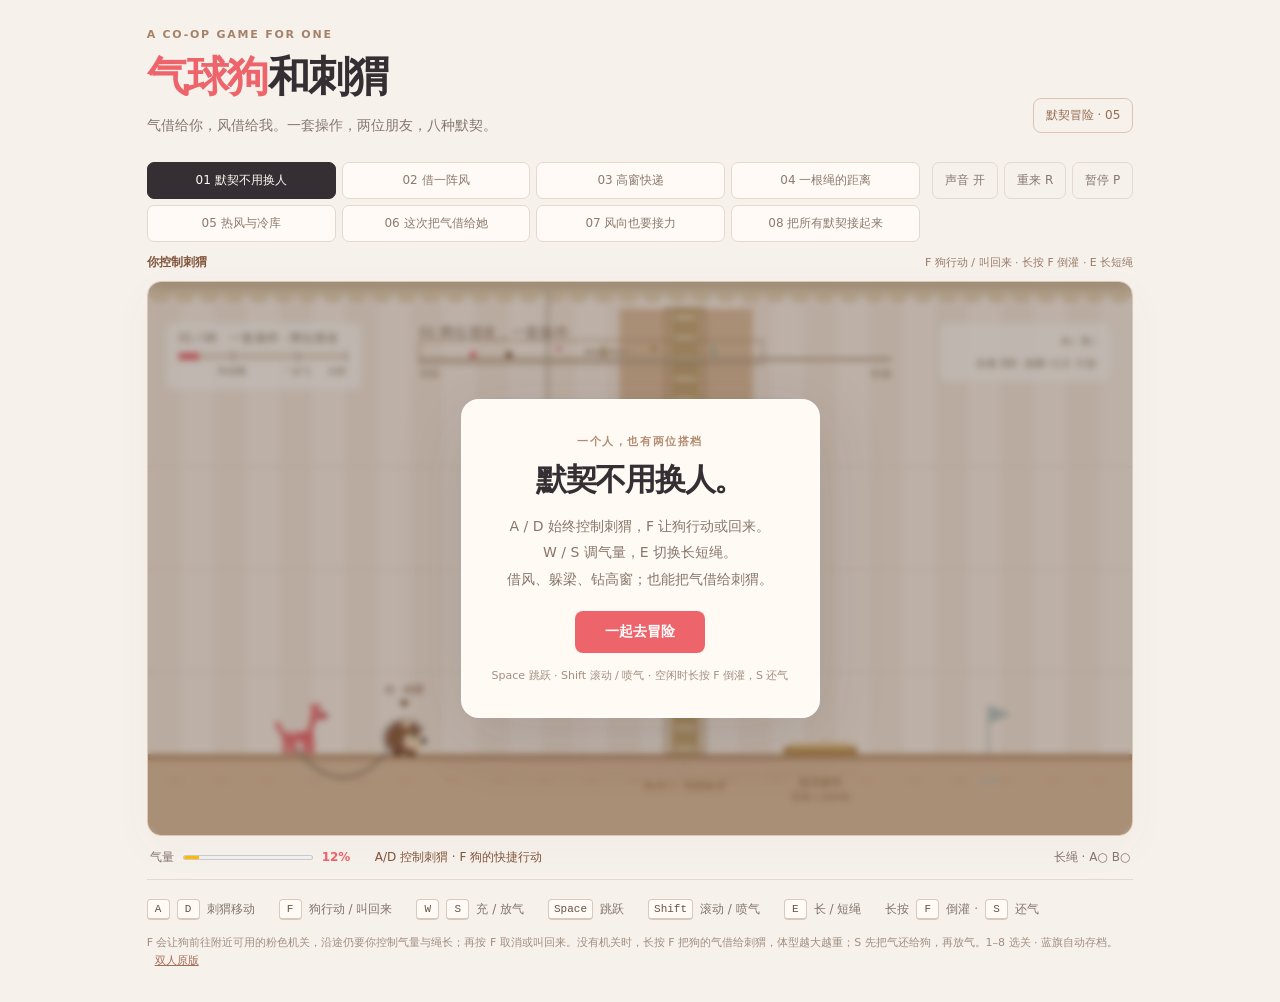
<file: archive/solo-adventure.html>
<!doctype html>
<html lang="zh-CN" data-theme="light">
<head>
<meta charset="utf-8">
<meta name="viewport" content="width=device-width, initial-scale=1, viewport-fit=cover">
<meta name="theme-color" content="#f7f1ec">
<title>气球狗和刺猬 · 默契冒险</title>
<style>
:root{color-scheme:light;--bg:#f7f1ec;--ink:#352e32;--muted:#84776f;--line:#e5d9cf;--pink:#ed646b;--brown:#80563c;--font:system-ui,-apple-system,"Microsoft YaHei","PingFang SC",sans-serif}
*{box-sizing:border-box}body{margin:0;background:var(--bg);color:var(--ink);font-family:var(--font);padding:28px max(18px,env(safe-area-inset-right)) 30px}button{font:inherit;cursor:pointer;touch-action:manipulation}button:focus-visible{outline:3px solid #bd6c45;outline-offset:4px}[hidden]{display:none!important}
.wrap{max-width:min(1160px,calc(max(340px,100svh - 345px)*16/9));margin:auto}.heading{display:flex;align-items:end;justify-content:space-between;gap:24px;margin-bottom:24px}.eyebrow{font-size:11px;letter-spacing:.16em;color:#a58269;font-weight:750;margin:0 0 10px}.heading h1{font-size:clamp(27px,3.5vw,42px);font-weight:850;letter-spacing:-.04em;margin:0;line-height:1.25}.heading h1 span{color:var(--pink)}.sub{font-size:14px;color:var(--muted);line-height:1.8;margin:9px 0 0}.edition{border:1px solid #dcc4b0;border-radius:8px;color:#946d50;font-size:12px;white-space:nowrap;padding:8px 12px;margin-bottom:5px}
.topline{display:flex;align-items:center;justify-content:space-between;gap:12px;margin-bottom:12px}.levels{display:flex;flex-wrap:wrap;gap:6px}.levels button{border:1px solid var(--line);border-radius:7px;padding:9px 13px;background:#fffaf5;color:#8c7b70;font-size:12px}.levels button[aria-pressed=true]{background:var(--ink);border-color:var(--ink);color:#fffaf5}.tools{display:flex;gap:6px}.tools button{border:1px solid var(--line);border-radius:7px;padding:9px 12px;background:transparent;color:var(--muted);font-size:12px;white-space:nowrap}
.stage{position:relative;aspect-ratio:16/9;overflow:hidden;border:1px solid #d9c7b8;border-radius:14px;background:#fbefe6;box-shadow:0 12px 40px #60412d0a;outline:none}canvas{display:block;width:100%;height:100%;touch-action:none}.overlay{position:absolute;inset:0;display:flex;align-items:center;justify-content:center;background:#40352c55;backdrop-filter:blur(3px)}.card{text-align:center;padding:30px;max-width:min(470px,90%);border:1px solid #ffffffa0;border-radius:18px;background:#fffaf4;box-shadow:0 16px 70px #352a2920}.card .kicker{color:#b38c71;font-size:11px;font-weight:700;letter-spacing:.14em}.card h2{font-size:clamp(21px,3vw,31px);margin:10px 0 12px;letter-spacing:-.04em}.card p{font-size:14px;line-height:1.9;color:#87776b;margin:0 0 18px}.primary{background:var(--pink);border:0;color:white;padding:12px 30px;border-radius:8px;font-size:14px;font-weight:700}.card .small{font-size:11px;margin-top:13px;margin-bottom:0;color:#a38f80}
.status{display:flex;align-items:center;gap:20px;padding:13px 3px;border-bottom:1px solid var(--line);font-size:12px;color:var(--muted)}.air{display:flex;align-items:center;gap:9px}.air meter{width:130px;height:10px;accent-color:var(--pink)}.air strong{color:var(--pink);font-variant-numeric:tabular-nums;min-width:33px}.state{flex:1;color:var(--brown)}.legend{display:flex;flex-wrap:wrap;gap:12px 24px;padding:19px 0 14px;font-size:12px;color:#81746b}.legend>span{display:flex;align-items:center;gap:7px}kbd{display:inline-block;min-width:23px;padding:3px 5px;border:1px solid #d9c9bc;border-bottom-width:2px;border-radius:4px;background:#fffaf5;text-align:center;font:11px ui-monospace,Consolas,monospace;color:#665449}.note{font-size:11px;color:#a18e80;line-height:1.7;margin:0}.touch{display:none;gap:7px;grid-template-columns:repeat(7,1fr);padding:12px 0}.touch button{user-select:none;-webkit-user-select:none;border:1px solid var(--line);background:#fffaf5;border-radius:9px;padding:14px 2px;color:var(--brown);font-size:12px;touch-action:none}.touch button.active{background:#f5cfb6;border-color:#c49b7c}
@media(max-width:700px){body{padding-top:20px}.wrap{max-width:1160px}.heading{margin-bottom:19px}.edition{display:none}.topline{align-items:start;flex-direction:column}.levels{gap:5px}.levels button{padding:7px 9px;font-size:11px}.tools{align-self:end}.status{gap:12px;font-size:10px}.air meter{width:75px}.legend{gap:9px 15px;font-size:11px}.card{padding:18px}.card p{font-size:12px;line-height:1.6;margin-bottom:10px}.card .small{display:none}.card h2{margin:6px 0}.primary{padding:9px 22px}.touch{display:grid}.note{font-size:10px}}
@media(pointer:coarse){.touch{display:grid}}
@media(max-width:420px){.card{padding:12px}.card .kicker{display:none}.card h2{font-size:20px;margin:0 0 8px}.card p{font-size:11px;line-height:1.5;margin-bottom:8px}.primary{font-size:12px;padding:8px 18px}.status{flex-wrap:wrap;gap:7px 10px}.status .state{order:3;flex-basis:100%}.status>span:last-child{margin-left:auto}}
.roles{display:flex;align-items:center;gap:7px;margin:0 0 10px}.roles button{border:1px solid var(--line);background:#fffaf5;color:var(--muted);font-size:12px;padding:8px 12px;border-radius:7px}.roles button[aria-pressed=true]{background:#80563c;color:white;border-color:#80563c}.roles #dogRole[aria-pressed=true]{background:var(--pink);border-color:var(--pink)}.roles span{margin-left:auto;color:#987d68;font-size:11px}.touch{grid-template-columns:repeat(5,1fr)}@media(max-width:480px){.roles{flex-wrap:wrap}.roles span{width:100%;margin:0;font-size:10px}.roles button{font-size:11px;padding:7px 10px}}
.levels{display:grid;grid-template-columns:repeat(4,minmax(0,1fr));flex:1}.levels button{overflow:hidden;text-overflow:ellipsis;white-space:nowrap}.topline{align-items:start}.roles strong{color:#80563c;font-size:12px}.roles span{font-size:11px}.note a{color:#a26d58;margin-left:8px}.touch{grid-template-columns:repeat(4,1fr)}@media(max-width:700px){.levels{width:100%}.roles span{font-size:10px}.topline{gap:8px}.levels button{padding:7px 6px}}
</style>
</head>
<body><main class="wrap">
<header class="heading"><div><p class="eyebrow">A CO-OP GAME FOR ONE</p><h1><span>气球狗</span>和刺猬</h1><p class="sub">气借给你，风借给我。一套操作，两位朋友，八种默契。</p></div><span class="edition">默契冒险 · 05</span></header>
<div class="topline"><nav class="levels" id="levels" aria-label="选关"></nav><div class="tools"><button id="soundBtn" aria-pressed="true">声音 开</button><button id="restartBtn">重来 R</button><button id="pauseBtn">暂停 P</button></div></div>
<div class="roles"><strong>你控制刺猬</strong><span>F 狗行动 / 叫回来 · 长按 F 倒灌 · E 长短绳</span></div>
<div class="stage" id="stage" tabindex="0" aria-label="游戏区域，A D 控制刺猬，F 狗的快捷行动，长按 F 倒灌气，W S 充放气，空格跳跃，Shift 滚动或喷气，E 切换长短绳">
<canvas id="game" aria-label="气球狗和刺猬单人游戏画面"></canvas>
<div class="overlay" id="start"><div class="card"><span class="kicker">一个人，也有两位搭档</span><h2>默契不用换人。</h2><p>A / D 始终控制刺猬，F 让狗行动或回来。<br>W / S 调气量，E 切换长短绳。<br>借风、躲梁、钻高窗；也能把气借给刺猬。</p><button class="primary" id="startBtn">一起去冒险</button><p class="small">Space 跳跃 · Shift 滚动 / 喷气 · 空闲时长按 F 倒灌，S 还气</p></div></div>
<div class="overlay" id="paused" hidden><div class="card"><span class="kicker">等一等朋友</span><h2>歇一下，再出发。</h2><p>按 P / Esc，或点击下面的按钮继续。</p><button class="primary" id="resumeBtn">继续同行</button></div></div>
<div class="overlay" id="win" hidden><div class="card"><span class="kicker">一根绳子，两位朋友</span><h2 id="winTitle">一起到了！</h2><p id="winBody"></p><button class="primary" id="nextBtn">下一关 →</button><p class="small" id="winNext">Enter 下一关 · R 再试一次</p></div></div>
</div>
<div class="status" id="status" role="status" aria-live="off"><div class="air"><span>气量</span><meter id="airMeter" min="0" max="1" low=".32" high=".90" optimum=".78" value=".12"></meter><strong id="airText">12%</strong></div><span class="state" id="stateText">等你出发</span><span id="saveText">蓝旗处自动存档</span></div>
<div class="touch" aria-label="触屏操作"><button data-code="KeyA" aria-label="向左">←</button><button data-code="KeyD" aria-label="向右">→</button><button data-code="Space">跳跃</button><button data-code="KeyW">充气</button><button data-code="KeyS">放气</button><button data-code="KeyF">狗 / 倒灌</button><button data-code="ShiftLeft" aria-label="地面滚动，空中喷气">滚/喷</button><button data-code="KeyE">绳长</button></div>
<div class="legend"><span><kbd>A</kbd><kbd>D</kbd> 刺猬移动</span><span><kbd>F</kbd> 狗行动 / 叫回来</span><span><kbd>W</kbd><kbd>S</kbd> 充 / 放气</span><span><kbd>Space</kbd> 跳跃</span><span><kbd>Shift</kbd> 滚动 / 喷气</span><span><kbd>E</kbd> 长 / 短绳</span><span>长按 <kbd>F</kbd> 倒灌 · <kbd>S</kbd> 还气</span></div>
<p class="note">F 会让狗前往附近可用的粉色机关，沿途仍要你控制气量与绳长；再按 F 取消或叫回来。没有机关时，长按 F 把狗的气借给刺猬，体型越大越重；S 先把气还给狗，再放气。1–8 选关 · 蓝旗自动存档。<a href="duo.html">双人原版</a></p>
</main><script>
(()=>{
const cv=document.getElementById('game'),c=cv.getContext('2d');
const stageEl=document.getElementById('stage'),startEl=document.getElementById('start'),winEl=document.getElementById('win'),pauseEl=document.getElementById('paused');
const winTitle=document.getElementById('winTitle'),winBody=document.getElementById('winBody'),winNext=document.getElementById('winNext'),levelsEl=document.getElementById('levels');
const airMeter=document.getElementById('airMeter'),airText=document.getElementById('airText'),stateText=document.getElementById('stateText'),saveText=document.getElementById('saveText');
const W=960,H=540,G=1000,K=3.2,MD=1,MH=1.25,ROPE=300,NAILS=26,DOGC='#ed646b';
const FONT=n=>`${n}px "Microsoft YaHei","PingFang SC",sans-serif`;
const clamp=(v,a,b)=>Math.max(a,Math.min(b,v));
const approach=(v,t,s)=>v<t?Math.min(t,v+s):Math.max(t,v-s);
const inRect=(x,y,r)=>x>r.x&&x<r.x+r.w&&y>r.y&&y<r.y+r.h;
const LEVELS=[
 {name:'默契不用换人',width:1320,softSky:true,tip:'你始终控制刺猬。F 叫狗去粉色机关，再按 F 叫它回来。',
  solids:[{x:-200,y:460,w:1720,h:300},{x:460,y:NAILS,w:130,h:416-NAILS}],
  switches:[{id:'paw',type:'dogDock',x:390,y:270,letter:'A',label:'狗留守'},
   {id:'pin',type:'hogRoll',x:620,y:460,w:72,letter:'B',label:'滚压接管',requires:['paw']}],
  gates:[{x:510,y:NAILS,w:28,h:434,rule:{any:['paw','pin']},label:'狗开门 · 刺猬接管'}],
  dogX:150,hogX:250,dogAir:.12,checkpoints:[{x:820,dogX:735,air:0,requires:['pin']}],goal:{x:1180,y:380,w:100,h:80,requires:['pin']},
  zones:[{x:0,title:'01 两位朋友，一套操作',hint:'W 充到约一半，F 叫狗上去；A / D 始终移动刺猬。'},
   {x:440,title:'02 它留守，你接力',hint:'狗留在 A。Shift 滚压 B，就能固定这扇门。'},
   {x:700,title:'03 叫回来，一起走',hint:'F 叫狗回来，S 放扁后从梁下穿过。'}]},
 {name:'借一阵风',width:1840,tip:'先用滚动打开风道，再把浮力、风和喷气接在一起。',
  solids:[{x:-200,y:460,w:1060,h:300},{x:1170,y:420,w:920,h:340},{x:1480,y:NAILS,w:160,h:392-NAILS}],
  walls:[{x:1560,y:NAILS,w:28,h:420-NAILS}],beds:[{x:590,w:240,base:460,h:126}],
  switches:[{id:'fan',type:'hogRoll',x:350,y:460,w:70,letter:'A',label:'滚开送风'}],
  fans:[{x:450,y:90,w:430,h:370,dx:0,dy:-1,p:620,rule:'fan'}, {x:830,y:80,w:410,h:380,dx:1,dy:-.5,p:620,rule:'fan'}],
  dogX:100,hogX:200,dogAir:.12,checkpoints:[{x:440,dogX:355,air:.12,requires:['fan']},{x:1360,dogX:1275,air:0}],
  goal:{x:1710,y:340,w:100,h:80,requires:['fan']},
  zones:[{x:0,title:'01 先开风，再起飞',hint:'滚压 A。W 充气，等两位都离地，再越过刺丛。'},
   {x:460,title:'02 顺风不必充到满',hint:'风也提供浮力。气量太大就 S，空中 Shift 可以加速。'},
   {x:850,title:'03 把风接到对岸',hint:'收短绳让两位靠拢，接住横风跨过缺口。'},
   {x:1320,title:'04 飞完还要低头',hint:'落地放光气，缩球穿过矮洞，把气球墙滚开。'}]},
 {name:'高窗快递',width:1500,tip:'狗走高处的窄风道，刺猬在下面等。充气能上去，放扁才能穿过去。',
  solids:[{x:-200,y:460,w:1900,h:300},{x:520,y:NAILS,w:190,h:150},{x:520,y:202,w:190,h:42}],
  switches:[{id:'window',type:'dogDock',x:790,y:188,letter:'A',label:'高窗里的爪印',flatOK:true,waypoints:[{x:475,y:188},{x:750,y:188}]},
   {id:'pin',type:'hogRoll',x:940,y:460,w:70,letter:'B',label:'下面接管',requires:['window']}],
  gates:[{x:930,y:NAILS,w:28,h:434,rule:{any:['window','pin']},label:'高窗接通'}],
  fans:[{x:430,y:145,w:430,h:110,dx:1,dy:0,p:250,ductY:188}],
  dogX:280,hogX:380,dogAir:.12,checkpoints:[{x:1170,dogX:1085,air:0,requires:['pin']}],goal:{x:1370,y:380,w:100,h:80,requires:['pin']},
  zones:[{x:0,title:'01 两条路，一个目标',hint:'走到窗下。W 充气后 F 叫狗走高路，刺猬在下面跟进。'},
   {x:510,title:'02 高处也得放扁',hint:'狗被窗沿挡住时，按 S 放光气。风管会托住扁扁的狗。'},
   {x:800,title:'03 上面按，下面滚',hint:'保持长绳，去 B 滚压接管，再 F 叫狗回来。'}]},
 {name:'一根绳的距离',width:2340,tip:'横梁会挡住气管。绳子绕梁走，长短绳决定两位能走哪条路线。',
  solids:[{x:-200,y:460,w:2740,h:300}],
  bars:[{x:540,y:224,w:150},{x:1010,y:118,w:210},{x:1680,y:250,w:150}],
  ropeBeams:[{x:540,y:224,w:150,h:8},{x:1010,y:118,w:210,h:8},{x:1680,y:250,w:150,h:8}],
  beds:[{x:1400,w:130,base:460,h:110}],
  switches:[{id:'high',type:'dogDock',x:740,y:175,letter:'A',label:'梁上的电源',waypoints:[{x:485,y:160}]},
   {id:'pin',type:'hogRoll',x:805,y:460,w:60,letter:'B',label:'梁下接管',requires:['high']}],
  gates:[{x:900,y:NAILS,w:24,h:434,rule:{any:['high','pin']},label:'绕梁接力'}],
  dogX:180,hogX:280,dogAir:.12,checkpoints:[{x:970,dogX:885,air:.12,requires:['pin']},{x:1950,dogX:1865,air:0}],goal:{x:2210,y:380,w:100,h:80,requires:['pin']},
  zones:[{x:0,title:'01 它在梁上，你在梁下',hint:'长绳、半气、F。狗从梁上去 A，你从梁下接近 B。'},
   {x:520,title:'02 线会绕过横梁',hint:'气管不会穿梁。先留够绳长，去铜盘接管电源。'},
   {x:930,title:'03 收下来，躲吊刺',hint:'F 叫狗回来。下一根梁下面有刺：E 收短绳，把狗拉低。'},
   {x:1280,title:'04 又该靠近一起飞',hint:'短绳、充气越过刺丛；再放长绳，让狗从最后的梁上走。'}]},
 {name:'热风与冷库',width:2090,tip:'热灯会涨气，冷库会缩气。环境也会改变同一根绳上的平衡。',
  solids:[{x:-200,y:460,w:2490,h:300},{x:1740,y:NAILS,w:150,h:432-NAILS}],
  beds:[{x:570,w:230,base:460,h:124},{x:1170,w:240,base:460,h:124}],
  heat:[{x:440,y:NAILS,w:420,h:434,k:.13},{x:1050,y:NAILS,w:460,h:434,k:-.10}],
  fans:[{x:500,y:100,w:340,h:350,dx:.3,dy:-1,p:260},{x:1160,y:100,w:270,h:350,dx:-.8,dy:0,p:300}],
  dogX:100,hogX:200,dogAir:.12,checkpoints:[{x:390,dogX:305,air:.4},{x:960,dogX:875,air:.4},{x:1630,dogX:1545,air:0}],goal:{x:1960,y:380,w:100,h:80},
  zones:[{x:0,title:'01 把气留给天气',hint:'热区会继续膨胀。先准备好浮力，再进入花园。'},
   {x:440,title:'02 越热，越要懂得放手',hint:'热风会帮你升高，也会把狗撑爆。S 放气、短绳越过刺丛。'},
   {x:920,title:'03 冷会偷走刚才的浮力',hint:'蓝色区域持续缩气，还有逆风；W 补气，Shift 喷气抵住它。'},
   {x:1560,title:'04 留下能钻出去的体型',hint:'落地，S 放扁狗、Shift 缩球，从最后的矮缝出去。'}]},
 {name:'这次把气借给她',width:1860,softSky:true,tip:'空闲时长按 F，狗把气倒灌给刺猬。变大能压重机关、撞厚墙；S 把气还给狗。',
  solids:[{x:-200,y:460,w:2260,h:300},{x:1360,y:NAILS,w:150,h:432-NAILS}],
  walls:[{x:1140,y:NAILS,w:40,h:434,heavy:true}],
  switches:[{id:'weight',type:'hogWeight',x:560,y:460,w:110,letter:'A',label:'大刺猬压机',minBloat:.65}],
  gates:[{x:810,y:NAILS,w:28,h:434,rule:'weight',label:'体重达到才开门'}],
  dogX:150,hogX:250,dogAir:.12,checkpoints:[{x:750,dogX:650,air:.12,requires:['weight']}],goal:{x:1730,y:380,w:100,h:80,requires:['weight']},
  zones:[{x:0,title:'01 大小，是两位共享的',hint:'先 W 储气，再长按 F 倒灌。松开 F 后，刺猬保留体型。'},
   {x:480,title:'02 重量也能开路',hint:'体型条超过 65%，留在铜色压机上 1 秒。'},
   {x:860,title:'03 大滚球撞厚墙',hint:'厚墙需要巨大刺猬滚动撞开。变大后更重，走得也更慢。'},
   {x:1230,title:'04 变大不是永远更好',hint:'S 先把气还给狗，再放光狗的气。两位缩小后才能钻出去。'}]},
 {name:'风向也要接力',width:1940,tip:'狗启动限时顺风，刺猬去反锁；回来时，还要把高处的狗接下来。',
  solids:[{x:-200,y:460,w:2140,h:300},{x:1040,y:NAILS,w:150,h:432-NAILS}],
  beds:[{x:620,w:245,base:460,h:130}],
  switches:[{id:'timer',type:'dogTap',x:490,y:265,letter:'A',label:'顺风 12 秒',duration:12,lockBy:'pin'},
   {id:'pin',type:'hogRoll',x:1100,y:460,w:65,letter:'B',label:'钻洞反锁',requires:['timer']},
   {id:'exit',type:'dogTap',x:1430,y:240,letter:'C',label:'高处的最后一棒',requires:['pin']}],
  gates:[{x:960,y:NAILS,w:26,h:434,rule:{any:['timer','pin']},label:'顺风倒计时'}, {x:1620,y:NAILS,w:26,h:434,rule:{all:['pin','exit']},label:'两位都得接力'}],
  fans:[{x:520,y:100,w:430,h:350,dx:1,dy:-.65,p:540,rule:{any:['timer','pin']}}],heat:[{x:730,y:NAILS,w:180,h:434,k:-.07}],
  dogX:180,hogX:280,dogAir:.12,checkpoints:[{x:1280,dogX:1195,air:0,requires:['pin']}],goal:{x:1810,y:380,w:100,h:80,requires:['pin','exit']},
  zones:[{x:0,title:'01 先布置，再发令',hint:'走近 A，充气后 F。计时从狗真正按到按钮时开始。'},
   {x:520,title:'02 把顺风变成你的速度',hint:'短绳、合适的气量，利用风和喷气越过刺丛。'},
   {x:920,title:'03 飞完立刻钻',hint:'S 放气，Shift 滚进矮洞，在归零前压下 B。'},
   {x:1230,title:'04 手不换，分工在换',hint:'放长绳、充气，F 让狗去 C。你仍控制刺猬。'}]},
 {name:'把所有默契接起来',width:3140,tip:'高窗、风、温差、横梁、重量：这次要自己选择谁大、谁小，谁先走。',
  solids:[{x:-200,y:460,w:1700,h:300},{x:1760,y:420,w:1620,h:340},{x:500,y:NAILS,w:160,h:150},{x:500,y:202,w:160,h:42},{x:2700,y:NAILS,w:140,h:392-NAILS}],
  bars:[{x:2080,y:214,w:150}],ropeBeams:[{x:2080,y:214,w:150,h:8}],
  walls:[{x:2520,y:NAILS,w:40,h:420-NAILS,heavy:true}],beds:[{x:1120,w:220,base:460,h:120}],
  fans:[{x:410,y:145,w:410,h:110,dx:1,dy:0,p:250,ductY:188},{x:1090,y:90,w:700,h:370,dx:.6,dy:-.7,p:490,rule:'pin'}],
  heat:[{x:1000,y:NAILS,w:300,h:434,k:.07},{x:1480,y:NAILS,w:320,h:434,k:-.1}],
  switches:[{id:'window',type:'dogDock',x:740,y:188,letter:'A',label:'高窗送电',flatOK:true,waypoints:[{x:455,y:188},{x:700,y:188}]},
   {id:'pin',type:'hogRoll',x:880,y:460,w:65,letter:'B',label:'下面接管',requires:['window']},
   {id:'final',type:'hogWeight',x:2360,y:420,w:90,letter:'C',label:'重压最后的锁',minBloat:.65},
   {id:'reunion',type:'dogDock',x:2960,y:235,letter:'D',label:'轻压气阀',minAir:.45,maxAir:.68,requires:['pin','final']},
   {id:'end',type:'hogPlate',x:3030,y:420,w:80,letter:'E',label:'一起留到最后'}],
  charges:[{id:'together',all:['reunion','end'],duration:2.4,label:'D + E 同时到场',requires:['pin','final']}],
  gates:[{x:980,y:NAILS,w:26,h:434,rule:{any:['window','pin']},label:'高窗接力'}, {x:2920,y:NAILS,w:26,h:394,rule:'final',label:'重量的最后一棒'}],
  dogX:240,hogX:340,dogAir:.12,checkpoints:[{x:1030,dogX:945,air:.4,requires:['pin']},{x:1910,dogX:1825,air:.12}],goal:{x:3010,y:340,w:100,h:80,pair:'together',requires:['pin','final']},
  zones:[{x:0,title:'01 先让它去高处',hint:'狗上高窗、放扁穿过。你在下面滚压 B，接管后 F 叫回来。'},
   {x:1000,title:'02 风和温差一起来',hint:'先过刺丛，再跨缺口。热区少充，冷区补气，别忘了绳长。'},
   {x:1840,title:'03 横梁也是路线的一部分',hint:'狗从梁上走，刺猬从梁下走，长绳会绕过梁角。'},
   {x:2260,title:'04 把浮力换成重量',hint:'安全地面上长按 F 倒灌，压下 C，再把厚墙滚开。'},
   {x:2630,title:'05 最后一次，把气还给它',hint:'S 还气、放扁，缩球过矮洞。终点还要两位一起留守。'},
   {x:2890,title:'06 该在一起的时候',hint:'狗留在 D，气量 45%–68%；你站在 E，同时保持 2.4 秒。'}]},
];
let idx=0,L,statics,walls,cacti,fans,heat,bars,solids,spikeTeeth=[],switches=[],gates=[],charges=[],needRebuild=false;
let dog,hog,ropeLen=ROPE,parts=[],texts=[],stats,time=0,hit=0,shake=0,win=false,started=false,paused=false,muted=false,checkpoint=null,banner=0,pumpClock=0,hudClock=0,cameraX=0,hurt=0,hurtReason='';
let activeRole='hog',ropeShort=true,interactNotice='',noticeTime=0;
const rr=a=>22+22*Math.min(a,1.05);
const isFlat=()=>dog.state==='ok'&&dog.air<.04;
function anchor(){
 if(dog.state!=='ok'||isFlat())return{x:dog.x-dog.face*22,y:dog.y+3};
 const r=rr(dog.air);return{x:dog.x-dog.face*.5*r,y:dog.y+.45*r};
}
function dogDims(){if(dog.state!=='ok')return[26,6];if(isFlat())return[28,7];const r=rr(dog.air);return[r*.85,r];}
function rebuildSolids(){solids=[...statics,...walls.filter(w=>w.alive),...gates.filter(g=>g.kind==='bridge'?g.on:!g.on),...bars.map(b=>({x:b.x,y:b.y,w:b.w,h:8,spikeBacking:true})),...(!L.softSky?[{x:0,y:-200,w:L.width,h:208,spikeBacking:true}]:[]),{x:-60,y:-200,w:60,h:900},{x:L.width,y:-200,w:60,h:900}];needRebuild=false;}
function overlapAny(cx,cy,hw,hh){return solids.some(s=>Math.abs(cx-(s.x+s.w/2))<hw+s.w/2-.2&&Math.abs(cy-(s.y+s.h/2))<hh+s.h/2-.2);}
function groundAt(x){let y=H+100;for(const s of statics)if(x>=s.x&&x<=s.x+s.w&&s.y>40)y=Math.min(y,s.y);return y;}
function makeCacti(beds){return beds.flatMap(b=>{const a=[];for(let x=b.x+16,i=0;x<b.x+b.w;x+=32,i++)a.push({x,base:b.base,h:b.h-[0,7,3,10][i%4]});return a;});}
function loadLevel(i){idx=i;L=LEVELS[i];statics=L.solids.map(s=>({...s}));walls=(L.walls||[]).map(w=>({...w,bwall:true,alive:true}));switches=(L.switches||[]).map(s=>({...s,on:false,latched:false,remaining:0}));gates=(L.gates||[]).map(g=>({...g,on:false,open:0}));charges=(L.charges||[]).map(p=>({...p,progress:0,done:false}));cacti=makeCacti(L.beds||[]);fans=L.fans||[];heat=L.heat||[];bars=L.bars||[];spikeTeeth=[...(!L.softSky?downwardTeeth(0,8,L.width,24,NAILS-8,'ceiling'):[]),...bars.flatMap((b,j)=>downwardTeeth(b.x,b.y+8,b.w,20,10,j))];reset(true);[...levelsEl.children].forEach((b,j)=>b.setAttribute('aria-pressed',j===i?'true':'false'));}
function reset(full){
 if(full){checkpoint=null;stats={hog:0,over:0,spike:0,cactus:0,thorn:0,fall:0,timeout:0,swaps:0,breaks:0,commands:0,transfer:0};time=0;parts=[];texts=[];}
 walls.forEach((w,i)=>w.alive=checkpoint?checkpoint.walls[i]:true);switches.forEach((s,i)=>{s.latched=checkpoint?checkpoint.switches[i]:false;s.on=s.latched;s.remaining=0;s.progress=0;});charges.forEach((p,i)=>{p.done=checkpoint?checkpoint.charges[i]:false;p.progress=p.done?p.duration:0;});gates.forEach(g=>{g.on=powered(g.rule);g.open=g.on?1:0;});rebuildSolids();
 const sp=checkpoint?L.checkpoints[checkpoint.index]:null,air=sp?sp.air:(L.dogAir??.12),dx=sp?sp.dogX:L.dogX,hx=sp?sp.x:L.hogX;
 dog={x:dx,y:groundAt(dx)-(air<.04?7:rr(air)),vx:0,vy:0,air,face:1,ground:true,state:'ok',lastPop:'',docked:'',task:null,taskTarget:null,fClock:0,fContext:false,squash:0,rot:0,inv:1,near:99,lastR:rr(air),flatPrev:air<.04,blocked:0};
 hog={x:hx,y:groundAt(hx)-15,vx:0,vy:0,face:1,ground:true,revive:0,bloat:0,backflow:false,returnAir:false,squash:0,ball:false,spin:0,blow:false,reel:false,coyote:0,jbuf:0,bob:0,taut:false,jet:false,jetEmpty:false,jetDir:1,jetGlow:0,jetClock:0};
 ropeLen=ROPE;ropeShort=false;activeRole='hog';noticeTime=0;hit=0;shake=0;hurt=0;win=false;banner=5.5;paused=false;pumpClock=0;cameraX=clamp(hx-W*.38,0,L.width-W);clearHeld();setJet(false);winEl.hidden=true;pauseEl.hidden=true;document.getElementById('pauseBtn').textContent='暂停 P';syncRoleUI();syncHUD();
}
let ac=null,master=null,jetGain=null,nbuf=null;
function initAudio(){
  if(ac){if(ac.state==='suspended')ac.resume();return;}
  try{
    ac=new (window.AudioContext||window.webkitAudioContext)();
    master=ac.createGain();master.gain.value=muted?0:.32;master.connect(ac.destination);
    const o=ac.createOscillator();o.type='sawtooth';o.frequency.value=150;
    const lfo=ac.createOscillator();lfo.frequency.value=17;const lg=ac.createGain();lg.gain.value=60;lfo.connect(lg);lg.connect(o.frequency);
    const f=ac.createBiquadFilter();f.type='lowpass';f.frequency.value=900;
    jetGain=ac.createGain();jetGain.gain.value=0;o.connect(f);f.connect(jetGain);jetGain.connect(master);o.start();lfo.start();
  }catch(e){ac=null;}
}
function setJet(on){if(ac&&jetGain)jetGain.gain.setTargetAtTime(on?.16:0,ac.currentTime,.03);}
function tone(type,f0,f1,dur,vol){if(!ac)return;const t=ac.currentTime,o=ac.createOscillator(),g=ac.createGain();o.type=type;o.frequency.setValueAtTime(f0,t);o.frequency.exponentialRampToValueAtTime(f1,t+dur);g.gain.setValueAtTime(vol,t);g.gain.exponentialRampToValueAtTime(.001,t+dur);o.connect(g);g.connect(master);o.start(t);o.stop(t+dur+.02);}
function noise(dur,vol,type,f0,f1){if(!ac)return;if(!nbuf){nbuf=ac.createBuffer(1,ac.sampleRate,ac.sampleRate);const d=nbuf.getChannelData(0);for(let i=0;i<d.length;i++)d[i]=Math.random()*2-1;}const t=ac.currentTime,s=ac.createBufferSource();s.buffer=nbuf;const f=ac.createBiquadFilter();f.type=type;f.frequency.setValueAtTime(f0,t);f.frequency.exponentialRampToValueAtTime(f1,t+dur);const g=ac.createGain();g.gain.setValueAtTime(vol,t);g.gain.exponentialRampToValueAtTime(.001,t+dur);s.connect(f);f.connect(g);g.connect(master);s.start(t);s.stop(t+dur+.02);}
const sPop=()=>{noise(.2,.9,'highpass',1400,400);tone('sine',180,50,.18,.6);};
const sSmallPop=()=>{noise(.1,.5,'highpass',1800,600);};
const sPump=()=>noise(.28,.35,'bandpass',500,1600);
const sThud=()=>tone('sine',110,45,.12,.4);
const sHop=()=>tone('square',300,520,.08,.05);
const sBoing=()=>tone('sine',380,760,.14,.18);
const sSqueak=()=>tone('triangle',900,1400,.09,.15);
const sGrab=()=>tone('triangle',700,1000,.07,.12);
const sCurl=()=>tone('triangle',520,300,.09,.12);
const sBonk=()=>tone('sine',260,140,.07,.18);
const sCork=()=>{tone('sine',600,200,.08,.3);noise(.05,.3,'bandpass',2000,1000);};
const sFlat=()=>tone('sawtooth',160,70,.25,.08);
const sFall=()=>tone('sine',500,90,.5,.2);
const sCreak=()=>tone('sawtooth',230,170,.12,.04);
const sWin=()=>[523,659,784,1046].forEach((f,i)=>setTimeout(()=>tone('triangle',f,f*1.001,.2,.18),i*110));


/* One player owns every action; the dog responds to air, tether and momentum. */
const down=new Set(),just=new Set(),heldSources=new Map();
function setHeld(code,source,on){
 let sources=heldSources.get(code);if(!sources){sources=new Set();heldSources.set(code,sources);}
 if(on){if(!sources.size)just.add(code);sources.add(source);down.add(code);}else{sources.delete(source);if(!sources.size){down.delete(code);heldSources.delete(code);}}
}
function clearHeld(){down.clear();just.clear();heldSources.clear();document.querySelectorAll('.touch .active').forEach(b=>b.classList.remove('active'));}
const held=(...keys)=>keys.some(k=>down.has(k));
const pressed=(...keys)=>keys.some(k=>just.has(k));
function start(){started=true;paused=false;startEl.hidden=true;pauseEl.hidden=true;initAudio();stageEl.focus({preventScroll:true});}
function togglePause(force){if(!started||win)return;paused=force??!paused;clearHeld();pauseEl.hidden=!paused;document.getElementById('pauseBtn').textContent=paused?'继续 P':'暂停 P';setJet(false);if(!paused){initAudio();stageEl.focus({preventScroll:true});}}
function toggleSound(){muted=!muted;if(ac&&master)master.gain.value=muted?0:.32;document.getElementById('soundBtn').textContent=muted?'声音 关':'声音 开';document.getElementById('soundBtn').setAttribute('aria-pressed',String(!muted));}
const gameKeys=['KeyA','KeyD','KeyW','KeyS','KeyE','KeyF','Space','ArrowLeft','ArrowRight','ArrowUp','ArrowDown','ShiftLeft','ShiftRight','Slash','Digit0','Numpad0'];
addEventListener('keydown',e=>{
 const k=e.code;if(gameKeys.includes(k))e.preventDefault();
 if(k==='KeyP'||k==='Escape'){if(!e.repeat)togglePause();return;}
 if(k==='KeyM'){if(!e.repeat)toggleSound();return;}
 if(k==='KeyR'&&started){reset(true);return;}
 const m=k.match(/^Digit([1-8])$/);if(m){loadLevel(+m[1]-1);start();return;}
 if(win&&(k==='Enter'||k==='NumpadEnter')){loadLevel((idx+1)%LEVELS.length);start();return;}
 if(!gameKeys.includes(k)||paused||win)return;
 if(!started)start();initAudio();setHeld(k,'keyboard',true);
});
addEventListener('keyup',e=>setHeld(e.code,'keyboard',false));
addEventListener('blur',()=>{clearHeld();if(started&&!win)togglePause(true);});
document.addEventListener('visibilitychange',()=>{if(document.hidden&&started&&!win)togglePause(true);});
document.getElementById('startBtn').addEventListener('click',start);
document.getElementById('resumeBtn').addEventListener('click',()=>togglePause(false));
document.getElementById('pauseBtn').addEventListener('click',()=>togglePause());
document.getElementById('restartBtn').addEventListener('click',()=>{reset(true);start();});
document.getElementById('soundBtn').addEventListener('click',()=>{initAudio();toggleSound();});
document.getElementById('nextBtn').addEventListener('click',()=>{loadLevel((idx+1)%LEVELS.length);start();});
stageEl.addEventListener('click',e=>{if(e.target===cv){if(!started)start();else stageEl.focus({preventScroll:true});}});
LEVELS.forEach((l,i)=>{const b=document.createElement('button');b.type='button';b.id='lv'+(i+1);b.textContent=`0${i+1} ${l.name}`;b.addEventListener('click',()=>{loadLevel(i);start();});levelsEl.appendChild(b);});
document.querySelectorAll('[data-code]').forEach(b=>{
 b.addEventListener('pointerdown',e=>{e.preventDefault();if(win)return;if(!started)start();if(paused)togglePause(false);b.setPointerCapture(e.pointerId);setHeld(b.dataset.code,e.pointerId,true);b.classList.add('active');});
 const release=e=>{setHeld(b.dataset.code,e.pointerId,false);b.classList.remove('active');};b.addEventListener('pointerup',release);b.addEventListener('pointercancel',release);b.addEventListener('lostpointercapture',release);
});
function addText(x,y,txt,col,size=20){texts.push({x,y,txt,col,size,life:1.1});}
function puff(x,y,n,col){for(let i=0;i<n;i++)parts.push({x,y,vx:(Math.random()-.5)*120,vy:-40-Math.random()*80,life:.5+Math.random()*.3,max:.8,col,sz:3+Math.random()*4,rot:0,vr:0,round:true});}
function confetti(x,y,n,cols,spread){for(let i=0;i<n;i++){const a=Math.random()*Math.PI*2,v=100+Math.random()*280;parts.push({x:x+(Math.random()-.5)*spread,y:y+(Math.random()-.5)*spread,vx:Math.cos(a)*v,vy:Math.sin(a)*v-120,life:.7+Math.random()*.5,max:1.3,col:cols[i%cols.length],sz:3+Math.random()*4,rot:Math.random()*6,vr:(Math.random()-.5)*20});}}
function resolve(b,hw,hh,isHog){
 for(const s of solids){
  if(s.bwall&&!s.alive)continue;
  const dx=b.x-(s.x+s.w/2),dy=b.y-(s.y+s.h/2),ox=hw+s.w/2-Math.abs(dx),oy=hh+s.h/2-Math.abs(dy);
  if(ox<=0||oy<=0)continue;
  if(oy<ox){
   if(dy<0){const speed=b.vy;b.y-=oy;if(b.vy>0)b.vy=0;b.ground=true;
    if(speed>240){if(isHog){hog.squash=.25;sThud();if(hog.ball&&speed>360){b.vy=-Math.min(speed*.26,230);b.ground=false;}}else if(dog.state==='ok')dog.squash=.2;}
   }else{b.y+=oy;if(b.vy<0)b.vy=0;}
  }else{
   if(s.bwall&&isHog&&(hog.ball||hog.jet)&&Math.abs(b.vx)>(s.heavy?115:155)&&(!s.heavy||(hog.bloat||0)>.65)){breakWall(s);b.vx*=.88;continue;}
   b.x+=dx<0?-ox:ox;
   if(isHog&&hog.ball){if(Math.abs(b.vx)>140)sBonk();b.vx=-b.vx*.42;}else b.vx=0;
  }
 }
}
function breakWall(s){s.alive=false;needRebuild=true;stats.breaks++;shake=Math.max(shake,.2);confetti(s.x+s.w/2,Math.max(s.y+s.h*.7,hog.y-35),28,['#76aacc','#e3b856','#78a98b','#ad92b5'],s.w);addText(s.x+s.w/2,hog.y-48,hog.jet?'喷气冲开了！':'滚得漂亮！','#9a6c42',20);[0,60,120].forEach(t=>setTimeout(sSmallPop,t));}
function setAir(next){
 if(dog.state!=='ok')return;
 const before=dog.air,oldY=dog.y,oldFlat=isFlat(),oldR=oldFlat?7:rr(before);dog.air=Math.max(0,next);
 const newFlat=isFlat(),newR=newFlat?7:rr(dog.air);
 // Preserve the feet on the ground, and when unfolding the flat skin.
 if(dog.ground||oldFlat!==newFlat)dog.y-=newR-oldR;
 if(dog.air>before){const [hw,hh]=dogDims();if(overlapAny(dog.x,dog.y,hw,hh)){dog.air=before;dog.y=oldY;dog.blocked=.25;return;}}
 if(oldFlat!==newFlat){if(newFlat){sFlat();addText(dog.x,dog.y-25,'扁扁的，也能走',DOGC,15);}else sSqueak();}
 dog.flatPrev=newFlat;dog.lastR=newR;
}
function pop(reason){
 if(dog.state!=='ok')return;const r=isFlat()?7:rr(dog.air);dog.state='skin';stats[reason]++;hit=.09;shake=.27;hog.revive=0;hog.jet=false;hog.jetGlow=0;sPop();setJet(false);
 confetti(dog.x,dog.y,24,[DOGC,DOGC,'#fffaf5'],r);
 const label={hog:'碰到刺猬的刺了',over:'充太满，撑爆了',spike:'碰到尖刺了',cactus:'碰到仙人掌了'}[reason];dog.lastPop=label;addText(dog.x,dog.y-r-15,'啪！',DOGC,30);addText(dog.x,dog.y-r+12,label,'#6e594b',15);
 dog.y+=r-6;dog.vx*=.5;dog.vy=0;dog.air=0;dog.rot=0;
}
function revive(){
 dog.state='ok';dog.lastPop='';dog.air=0;dog.inv=1.7;hog.revive=0;dog.y-=1;dog.flatPrev=true;dog.lastR=7;setAir(.12);sSqueak();addText(dog.x,dog.y-34,'又能一起走了',DOGC,17);
}
function dogHitsRect(rx,ry,rw,rh,body=dogCollisionCapsules()){const b=body.bounds;if(b.right<=rx||b.left>=rx+rw||b.bottom<=ry||b.top>=ry+rh)return false;return body.some(p=>capsuleHitsTriangle(p,[{x:rx,y:ry},{x:rx+rw,y:ry},{x:rx,y:ry+rh}])||capsuleHitsTriangle(p,[{x:rx+rw,y:ry},{x:rx+rw,y:ry+rh},{x:rx,y:ry+rh}]));}
function hogHitsRect(x,y,w,h){const r=(hog.ball?15:17)*hogScale(),cx=clamp(hog.x,x,x+w),cy=clamp(hog.y,y,y+h);return Math.hypot(hog.x-cx,hog.y-cy)<r;}
function hogHitsCactus(k){return hogHitsRect(k.x-18,k.base-k.h,36,k.h);}
function hurtHog(reason){if(hurt>0)return;stats[reason]++;hurt=.55;hurtReason=reason;shake=.35;hog.jet=false;hog.jetGlow=0;clearHeld();setJet(false);sBonk();puff(hog.x,hog.y,12,'#d6a26a');syncHUD();}
function fanOn(f){return f.rule?powered(f.rule):f.switch===undefined||switches[f.switch].on;}
function pressSwitch(p){if(p.latched||(p.requires&&!p.requires.every(powered)))return;p.on=true;p.latched=true;needRebuild=true;sGrab();sThud();confetti(p.x+p.w/2,p.y-15,16,['#cfaa67','#7aa99c','#e6cb98'],p.w);addText(p.x+p.w/2,p.y-55,'接过来了！','#8e774b',20);}
function update(dt){
 if(hurt>0){hurt-=dt;if(hurt<=0){const txt=hurtReason==='thorn'?'她也怕刺，要让小狗把她吊高再过':hurtReason==='timeout'?'接力超时，重新安排两位的位置':'回到蓝旗，再试一次';reset(false);addText(cameraX+W*.5,215,txt,'#9b7252',19);}return;}
 time+=dt;banner=Math.max(0,banner-dt);dog.blocked=Math.max(0,dog.blocked-dt);dog.inv=Math.max(0,dog.inv-dt);
 noticeTime=Math.max(0,noticeTime-dt);
 if(pressed('KeyE')){ropeShort=!ropeShort;sGrab();}
 if(pressed('KeyF'))interact();
 updateTransfer(dt);updateDogTask(dt);
 const move=(held('KeyD','ArrowRight')?1:0)-(held('KeyA','ArrowLeft')?1:0),ix=move,inflate=held('KeyW'),deflate=held('KeyS','ArrowDown');
 const shiftHeld=held('ShiftLeft','ShiftRight','Slash'),wasJet=hog.jet;
 const wantBall=shiftHeld&&hog.ground;
 if(wantBall&&!hog.ball){hog.ball=true;hog.y+=2*hogScale();sCurl();}
 else if(!wantBall&&hog.ball&&!overlapAny(hog.x,hog.y-2*hogScale(),15*hogScale(),15*hogScale())){hog.ball=false;hog.y-=2*hogScale();}
 if(ix)hog.face=ix;
 if(hog.ground)hog.coyote=.1;else hog.coyote-=dt;
 if(pressed('Space','ArrowUp'))hog.jbuf=.12;else hog.jbuf-=dt;
 if(hog.jbuf>0&&hog.coyote>0){hog.vy=(hog.ball?-330:-430)/(1+(hog.bloat||0)*.55);hog.jbuf=0;hog.coyote=0;hog.ground=false;hog.squash=-.18;sHop();}
 // Shift changes role at takeoff. Keep a forced crouch only inside a low tunnel.
 if(!hog.ground&&hog.ball&&!overlapAny(hog.x,hog.y-2*hogScale(),15*hogScale(),15*hogScale())){hog.ball=false;hog.y-=2*hogScale();}
 const jetRequested=shiftHeld&&!hog.ground;
 hog.jet=jetRequested&&dog.state==='ok'&&dog.air>.08;hog.jetEmpty=jetRequested&&!hog.jet;hog.jetDir=ix||hog.face;
 const hmax=(hog.ball?395:210)/(1+(hog.bloat||0)*.65),hacc=hog.ball?(hog.ground?(ix?1150:180):(ix?600:65)):(hog.ground?(ix?2600:3000):(ix?1350:650));
 hog.vx=approach(hog.vx,hog.jet?hog.jetDir*440/(1+(hog.bloat||0)):ix*hmax,(hog.jet?1800:hacc)*dt);
 hog.vy+=G*dt;
 if(!(held('Space','ArrowUp'))&&hog.vy<0&&!hog.taut)hog.vy+=G*.8*dt;
 for(const f of fans)if(fanOn(f)&&inRect(hog.x,hog.y,f)){const q=hog.ball?.035:.12;hog.vx+=f.dx*f.p*q*dt;hog.vy+=f.dy*f.p*q*dt;}
 hog.vy=clamp(hog.vy,-380,850);hog.squash*=Math.exp(-10*dt);hog.spin+=hog.vx*dt/13;if(hog.ground&&ix)hog.bob+=dt*18;
 hog.ground=false;hog.x+=hog.vx*dt;hog.y+=hog.vy*dt;const hh=hogHalf();resolve(hog,hh,hh,true);
 if(hog.ground){hog.jet=false;hog.jetEmpty=false;}
 for(const p of switches)if(p.type==='hogRoll'&&!p.latched&&hog.ground&&hog.ball&&Math.abs(hog.vx)>140&&hog.x>p.x-3&&hog.x<p.x+p.w+3&&Math.abs(hog.y+hh-p.y)<5)pressSwitch(p);
 hog.blow=inflate&&!deflate;
 if(dog.state==='ok'){
  if(inflate&&!deflate)setAir(dog.air+.23*dt);
  if(deflate&&!hog.returnAir)setAir(dog.air-.50*dt);
  if(hog.jet)setAir(dog.air-.06*dt);
  for(const z of heat)if(inRect(dog.x,dog.y,z))setAir(dog.air+z.k*dt);
  setAir(dog.air-(L.leak??.003)*dt);
  if(dog.air>1){pop('over');}
 }else if(inflate&&!deflate){hog.revive+=dt;if(hog.revive>.85)revive();}else hog.revive=Math.max(0,hog.revive-dt*1.5);
 pumpClock-=dt;
 if(inflate&&!deflate&&pumpClock<=0){pumpClock=.32;noise(.12,.12,'bandpass',600,1200);const a=anchor();puff(a.x,a.y,2,'#fffaf5');}
 hog.jet=hog.jet&&dog.state==='ok'&&dog.air>.08;
 hog.jetGlow=hog.jet?1:Math.max(0,hog.jetGlow-dt*8);
 if(hog.jet&&!wasJet)noise(.1,.12,'bandpass',650,1600);
 hog.jetClock-=dt;
 if(hog.jet&&hog.jetClock<=0){hog.jetClock=.025;for(let i=0;i<2;i++)parts.push({x:hog.x-hog.jetDir*22,y:hog.y+3+(Math.random()-.5)*5,vx:-hog.jetDir*(130+Math.random()*110)+hog.vx*.2,vy:(Math.random()-.5)*35,life:.2+Math.random()*.1,max:.3,col:i?'#d6edf2':'#fff5db',sz:3+Math.random()*3,rot:0,vr:0,round:true});}
 setJet(hog.jet||(deflate&&dog.state==='ok'&&dog.air>.02));
 // The dog trails the walker; above the floating threshold it moves overhead.
 const flying=dog.state==='ok'&&dog.air>.38;
 const overhead=clamp((hog.y-dog.y-(dog.vy>15?150:55))/65,0,1);
 const targetX=hog.x-hog.face*(90-56*overhead),spring=flying?5.5:8;
 if(dog.taskTarget){const q=dog.taskTarget;dog.face=q.x>=dog.x?1:-1;dog.vx=approach(dog.vx,clamp((q.x-dog.x)*3,-185,185),1000*dt);}
 else dog.vx+=clamp((targetX-dog.x)*spring-dog.vx*2.8,-1000,1000)*dt;
 dog.vx=clamp(dog.vx,-440,440);
 // Brake the follower's own approach near a grounded player. The player can
 // still jump or turn into it; simply stopping must not cause an auto-pop.
 if((hog.ground||(hog.vy>=0&&dog.vy>hog.vy))&&dog.state==='ok'){
  const sx=dog.x-hog.x,sy=dog.y-hog.y,safeRadius=(isFlat()?28:rr(dog.air)*.83)+32*hogScale(),clearance=Math.sqrt(Math.max(0,safeRadius*safeRadius-sy*sy));
  if(Math.abs(sy)<safeRadius&&sx<0&&dog.vx>hog.vx)dog.vx=Math.min(dog.vx,hog.vx+Math.max(0,(-sx-clearance)*5));
  else if(Math.abs(sy)<safeRadius&&sx>0&&dog.vx<hog.vx)dog.vx=Math.max(dog.vx,hog.vx-Math.max(0,(sx-clearance)*5));
  if(sy<0&&dog.vy>hog.vy&&Math.abs(sx)<safeRadius){const verticalClearance=Math.sqrt(safeRadius*safeRadius-sx*sx);dog.vy=Math.min(dog.vy,Math.max(0,hog.vy)+Math.max(0,(-sy-verticalClearance)*5));}
 }
 let ay=G;
 if(dog.state==='ok'&&!isFlat())ay=G*(1-K*dog.air);
 dog.vy+=ay*dt;dog.vy*=Math.exp(-(dog.state==='ok'&&!isFlat()?2.7:.15)*dt);
 for(const f of fans)if(fanOn(f)&&dog.state==='ok'&&inRect(dog.x,dog.y,f)){
  if(f.ductY!==undefined){dog.vy=approach(dog.vy,clamp((f.ductY-dog.y)*5,-180,180),2200*dt);dog.vx+=f.dx*f.p*.3*dt;}
  else if(!isFlat()){const q=f.p*(.4+dog.air)*dt;dog.vx+=f.dx*q;dog.vy+=f.dy*q;}
 }
 if(dog.taskTarget&&dog.air>.34&&!dog.docked){const q=dog.taskTarget;dog.vy=approach(dog.vy,clamp((q.y-dog.y)*3,-180,180),1500*dt);}
 dog.vy=clamp(dog.vy,-285,850);dog.rot=approach(dog.rot,clamp(dog.vx*.0006,-.18,.18),dt);dog.squash*=Math.exp(-10*dt);
 const dock=device(dog.docked);
 if(dock&&dog.state==='ok'){dog.x=dock.x;dog.y=dock.y;dog.vx=dog.vy=0;dog.ground=false;}
 else{dog.ground=false;dog.x+=dog.vx*dt;dog.y+=dog.vy*dt;const [hw,dh]=dogDims();resolve(dog,hw,dh,false);}
 const safeLen=112,prevLen=ropeLen;
 ropeLen=approach(ropeLen,ropeShort?safeLen:ROPE,210*dt);hog.reel=ropeShort&&ropeLen<prevLen;
 // Iterate the tether with scenery collisions to prevent pulling through walls.
 hog.taut=false;
 for(let i=0;i<5;i++){
  const a=anchor(),route=ropeRoute(a,{x:hog.x,y:hog.y-10}),d=pathLength(route);
  if(d>ropeLen-2)hog.taut=true;if(d<=ropeLen||d<.001)break;
  const q=route[1],p=route[route.length-2],dn=Math.hypot(q.x-a.x,q.y-a.y)||1,hn=Math.hypot(p.x-hog.x,p.y-(hog.y-10))||1;
  const nx=(q.x-a.x)/dn,ny=(q.y-a.y)/dn,hx=(p.x-hog.x)/hn,hy=(p.y-(hog.y-10))/hn;
  const wd=dock?0:(dog.state==='ok'?1:1.6),wh=1/(MH*(1+(hog.bloat||0)*4)),corr=Math.min(d-ropeLen,25)/(wd+wh);
  dog.x+=nx*corr*wd;dog.y+=ny*corr*wd;hog.x+=hx*corr*wh;hog.y+=hy*corr*wh;
  const vr=-dog.vx*nx-dog.vy*ny-hog.vx*hx-hog.vy*hy;
  if(vr>0){const j=vr/(wd+wh);dog.vx+=nx*j*wd;dog.vy+=ny*j*wd;hog.vx+=hx*j*wh;hog.vy+=hy*j*wh;}
  const [dw,dh]=dogDims();if(!dock)resolve(dog,dw,dh,false);resolve(hog,hh,hh,true);
 }
 if(L.softSky&&dog.state==='ok'&&!isFlat()&&dog.y-rr(dog.air)<NAILS){dog.y=NAILS+rr(dog.air);dog.vy=Math.max(0,dog.vy);}
 if(cacti.some(hogHitsCactus)||hogTouchesSpikes()){hurtHog('thorn');return;}
 if(dog.state==='ok'){
  const hR=(hog.ball?16:19)*hogScale();
  const damageBody=dogCollisionCapsules();
  if(isFlat()){const cx=clamp(hog.x,dog.x-28,dog.x+28),cy=clamp(hog.y,dog.y-7,dog.y+7);dog.near=Math.hypot(hog.x-cx,hog.y-cy)-hR;}
  else dog.near=Math.hypot(dog.x-hog.x,dog.y-hog.y)-(rr(dog.air)*.83+hR);
  if(dog.near<0&&dog.inv<=0)pop('hog');
  else if(dogTouchesSpikes(damageBody))pop('spike');
  else for(const k of cacti)if(dogHitsRect(k.x-18,k.base-k.h,36,k.h,damageBody)){pop('cactus');break;}
 }
 updateDevices(dt);if(needRebuild)rebuildSolids();
 L.checkpoints.forEach((cp,i)=>{if((!checkpoint||i>checkpoint.index)&&(!cp.requires||cp.requires.every(powered))&&!dog.docked&&hog.ground&&hog.x>=cp.x&&dog.state==='ok'&&dog.x>cp.dogX-35){checkpoint={index:i,walls:walls.map(w=>w.alive),switches:switches.map(s=>s.latched),charges:charges.map(p=>p.done)};sGrab();addText(cp.x,groundAt(cp.x)-55,'在这里等你','#61969e',17);}});
 if(hog.y>H+55||dog.y>H+70){sFall();hurtHog('fall');return;}
 const g=L.goal;
 const arrived=g.pair?(!!charges.find(p=>p.id===g.pair)?.done&&(!g.requires||g.requires.every(powered))):(hog.ground&&hog.x>=g.x&&hog.x<=g.x+g.w+16&&hog.y>g.y&&hog.y<g.y+g.h&&dog.x>g.x-115&&(!g.requires||g.requires.every(powered)));
 if(!win&&dog.state==='ok'&&arrived&&walls.every(w=>!w.alive)){
  win=true;clearHeld();setJet(false);sWin();syncHUD();
  winTitle.textContent=idx===LEVELS.length-1?'我们一起走完了！':'一起到了！';
  const pops=stats.hog+stats.over+stats.spike+stats.cactus;
  winBody.innerHTML=`第 ${idx+1} 关 · ${L.name}<br>${time.toFixed(1)} 秒 · 狗行动 ${stats.commands} 次<br>小狗爆掉 ${pops} 次 · 接力超时 ${stats.timeout} 次<br>一个人，也把两位都照顾到了。`;
  document.getElementById('nextBtn').textContent=idx===LEVELS.length-1?'再走一遍 ↻':'下一关 →';winNext.textContent=idx===LEVELS.length-1?'1–8 自由选关 · R 再试这一关':'Enter 下一关 · R 再试一次';winEl.hidden=false;
 }
 hudClock+=dt;if(hudClock>.1){syncHUD();hudClock=0;}
 const camTarget=clamp((activeRole==='hog'?hog.x*.7+dog.x*.3:dog.x*.7+hog.x*.3)-W*.38,0,L.width-W);cameraX=approach(cameraX,camTarget,Math.max(90,Math.abs(camTarget-cameraX)*7)*dt);
}
function syncHUD(){
 airMeter.value=dog.state==='ok'?clamp(dog.air,0,1):0;airText.textContent=`${Math.round(airMeter.value*100)}%`;
 stateText.textContent=win?'两位都到了！':hurt>0?'回蓝旗，重新接应':dog.state==='skin'?`${dog.lastPop} · W 吹回来`:noticeTime>0?interactNotice:hog.backflow?'倒灌中：狗变小，刺猬变大':hog.returnAir?'把气还给狗：刺猬缩小':dog.docked?`狗留在 ${device(dog.docked)?.letter} · F 叫回来`:dog.task?'狗正在行动 · W/S 调气量 · F 取消':hog.jet?'喷气中 · W 补气':hog.bloat>.05?`刺猬体型 ${Math.round(hog.bloat*100)}% · S 还气`:'A/D 控制刺猬 · F 狗的快捷行动';
 saveText.textContent=`${ropeShort?'短绳':'长绳'} · ${devicesSummary()}`;
}
function effects(dt){for(const p of parts){p.vy+=(p.round?-30:600)*dt;p.x+=p.vx*dt;p.y+=p.vy*dt;p.life-=dt;p.rot+=p.vr*dt;}parts=parts.filter(p=>p.life>0);for(const t of texts){t.y-=26*dt;t.life-=dt;}texts=texts.filter(t=>t.life>0);shake=Math.max(0,shake-dt);}
function device(id){return switches.find(p=>p.id===id);}
function powered(rule){if(!rule)return true;if(typeof rule==='string')return !!device(rule)?.on;if(rule.any)return rule.any.some(powered);if(rule.all)return rule.all.every(powered);if(rule.charge)return !!charges.find(p=>p.id===rule.charge)?.done;return false;}
function say(t){interactNotice=t;noticeTime=2.6;syncHUD();}
function syncRoleUI(){} // Movement always belongs to the hedgehog.
function setActor(){activeRole='hog';}
function hogScale(){return 1+1.35*(hog.bloat||0);}
function hogHalf(){return(hog.ball?13:15)*hogScale();}
function setBloat(n){const old=hog.bloat||0,next=clamp(n,0,1),y=hog.y,hh=hogHalf();hog.bloat=next;if(hog.ground)hog.y-=hogHalf()-hh;if(next>old&&overlapAny(hog.x,hog.y,hogHalf(),hogHalf())){hog.bloat=old;hog.y=y;return false;}return true;}
function interactionPoint(p){return p.type.startsWith('dog')?{x:p.x,y:p.y}:{x:p.x+p.w/2,y:p.y-12};}
function nearDevice(p,role='dog'){const b=role==='dog'?dog:hog,q=interactionPoint(p);return Math.hypot(b.x-q.x,b.y-q.y)<72;}
function availableDogAction(){return switches.filter(p=>p.type.startsWith('dog')&&!p.latched&&(!p.requires||p.requires.every(powered))&&Math.hypot(p.x-hog.x,p.y-hog.y)<380).sort((a,b)=>Math.hypot(a.x-hog.x,a.y-hog.y)-Math.hypot(b.x-hog.x,b.y-hog.y))[0];}
function activateDog(p){
 if(p.type==='dogDock'){dog.docked=p.id;dog.x=p.x;dog.y=p.y;dog.vx=dog.vy=0;dog.ground=false;say(`${p.letter} 已接通。狗会留守，你可以继续走；F 叫回来。`);}
 else{p.remaining=p.duration||0;p.latched=!p.duration;p.on=true;say(p.duration?`${p.letter} 已按到，${p.duration} 秒接力开始。`:`${p.letter} 接力完成。`);}
 dog.task=null;dog.taskTarget=null;dog.inv=Math.max(dog.inv,.4);stats.commands++;sGrab();needRebuild=true;
}
function interact(){
 dog.fContext=false;dog.fClock=0;
 if(dog.docked){const p=device(dog.docked);dog.docked='';if(p)p.on=false;dog.task=null;dog.inv=Math.max(dog.inv,.5);dog.fContext=true;say('回来啦。绳子和浮力会重新把两位连起来。');return;}
 if(dog.task){dog.task=null;dog.taskTarget=null;dog.fContext=true;say('取消这次行动，狗回来跟随。');return;}
 const p=availableDogAction();
 if(p){dog.fContext=true;if(dog.state!=='ok'){say('先 W 把狗吹回来。');return;}if(ropeShort&&Math.hypot(p.x-hog.x,p.y-hog.y)>140){say('目标够得着，但绳子太短：E 放长，再按 F。');return;}
  dog.task={id:p.id,step:0,clock:0};say(p.flatOK?'狗出发走高窗。到窄缝前用 S 放扁，风管会托着它。':'狗出发。你继续控制刺猬，W / S 仍能调它的气量。');return;
 }
 say('空闲时长按 F：狗把气借给刺猬；S 把气还给狗。');
}
function updateDogTask(dt){
 dog.taskTarget=null;
 if(!dog.task)return;
 const p=device(dog.task.id);if(!p||dog.state!=='ok'){dog.task=null;return;}
 dog.task.clock+=dt;const route=[...(p.waypoints||[]),{x:p.x,y:p.y}];let q=route[dog.task.step];
 if(Math.hypot(dog.x-q.x,dog.y-q.y)<23&&dog.task.step<route.length-1){dog.task.step++;q=route[dog.task.step];}
 dog.taskTarget=q;
 if(dog.task.step===route.length-1&&Math.hypot(dog.x-p.x,dog.y-p.y)<32&&(p.flatOK||dog.air>=.12)){activateDog(p);return;}
 if(dog.task.clock>22){dog.task=null;say('路线被挡住了。调整气量、绳长或位置，再按 F。');}
}
function updateTransfer(dt){
 hog.backflow=false;hog.returnAir=false;
 if(held('KeyF'))dog.fClock=(dog.fClock||0)+dt;else{dog.fClock=0;dog.fContext=false;}
 if(held('KeyF')&&!dog.fContext&&!dog.task&&!dog.docked&&dog.fClock>.32&&dog.state==='ok'&&dog.air>.06&&(hog.bloat||0)<1){
  const amount=Math.min(.28*dt,dog.air-.06,(1-(hog.bloat||0))/1.8);if(amount>0&&setBloat((hog.bloat||0)+amount*1.8)){setAir(dog.air-amount);hog.backflow=true;stats.transfer+=amount;}
 }
 if(held('KeyS','ArrowDown')&&(hog.bloat||0)>0){const amount=Math.min(.8*dt,hog.bloat);setBloat(hog.bloat-amount);if(dog.state==='ok')setAir(dog.air+amount*.3);hog.returnAir=true;}
}
function devicesSummary(){const t=switches.find(p=>p.remaining>0);if(t)return `${t.letter} ${t.remaining.toFixed(1)} 秒`;if(dog.task)return'狗正在行动 · F 取消';if(hog.backflow)return`倒灌中 · 体型 ${Math.round((hog.bloat||0)*100)}%`;return switches.map(p=>`${p.letter}${p.on?'●':'○'}`).join('  ')||'风 / 温度 / 绳长';}
function updateDevices(dt){
 if(dog.docked&&(dog.state!=='ok'||(!device(dog.docked)?.flatOK&&dog.air<.04)))dog.docked='';
 for(const p of switches){
  if(p.type==='dogDock')p.on=dog.state==='ok'&&dog.docked===p.id&&(p.flatOK||dog.air>=(p.minAir??.12))&&dog.air<=(p.maxAir??1);
  else if(p.type==='dogTap'){const before=p.remaining;p.remaining=Math.max(0,p.remaining-dt);p.on=p.latched||p.remaining>0;if(p.lockBy&&before>0&&p.remaining===0&&!device(p.lockBy)?.latched){hurtHog('timeout');return;}}
  else if(p.type==='hogWeight'){const down=hog.ground&&hog.x>p.x&&hog.x<p.x+p.w&&hog.bloat>=p.minBloat;p.progress=down?Math.min(1,(p.progress||0)+dt):0;if(p.progress>=1&&!p.latched)pressSwitch(p);p.on=p.latched;}
  else if(p.type==='hogPlate')p.on=hog.ground&&hog.x>p.x&&hog.x<p.x+p.w&&Math.abs(hog.y+hogHalf()-p.y)<5;
  else p.on=p.latched;
 }
 for(const p of charges){if(p.done)continue;p.progress=p.all.every(id=>device(id)?.on)&&(!p.requires||p.requires.every(powered))?Math.min(p.duration,p.progress+dt):0;if(p.progress>=p.duration){p.done=true;sGrab();say('两位同时到场，这次默契完成了。');}}
 for(const g of gates){let next=powered(g.rule);if(!next&&g.on&&g.kind!=='bridge'){const[dw,dh]=dogDims(),block=(b,hw,hh)=>b.x+hw>g.x&&b.x-hw<g.x+g.w&&b.y+hh>g.y&&b.y-hh<g.y+g.h;if(block(hog,hogHalf(),hogHalf())||block(dog,dw,dh))next=true;}if(next!==g.on){g.on=next;needRebuild=true;}g.open=approach(g.open,g.on?1:0,dt*2.4);}
}
// Only marked crossbeams route the hose. Corners form a tiny visibility graph.
function ropeRoute(a,b){
 const rects=(L.ropeBeams||[]).map(r=>({x:r.x-3,y:r.y-3,w:r.w+6,h:r.h+6}));
 const clear=(p,q)=>!rects.some(r=>{let lo=0,hi=1;for(const[k,min,max]of[['x',r.x+.01,r.x+r.w-.01],['y',r.y+.01,r.y+r.h-.01]]){const d=q[k]-p[k];if(Math.abs(d)<1e-9){if(p[k]<=min||p[k]>=max)return false;}else{let u=(min-p[k])/d,v=(max-p[k])/d;if(u>v)[u,v]=[v,u];lo=Math.max(lo,u);hi=Math.min(hi,v);if(lo>=hi)return false;}}return lo<hi&&hi>0&&lo<1;});
 if(!rects.length||clear(a,b))return[a,b];const pts=[a,b];for(const r of rects)pts.push({x:r.x,y:r.y},{x:r.x+r.w,y:r.y},{x:r.x,y:r.y+r.h},{x:r.x+r.w,y:r.y+r.h});
 const dist=pts.map(()=>Infinity),prev=[],seen=new Set();dist[0]=0;
 for(let n=0;n<pts.length;n++){let u=-1;for(let i=0;i<pts.length;i++)if(!seen.has(i)&&(u<0||dist[i]<dist[u]))u=i;if(u<0||!Number.isFinite(dist[u]))break;if(u===1)break;seen.add(u);for(let v=0;v<pts.length;v++)if(!seen.has(v)&&clear(pts[u],pts[v])){const d=dist[u]+Math.hypot(pts[u].x-pts[v].x,pts[u].y-pts[v].y);if(d<dist[v]){dist[v]=d;prev[v]=u;}}}
 if(!Number.isFinite(dist[1]))return[a,b];const path=[b];for(let u=1;prev[u]!==undefined;){u=prev[u];path.unshift(pts[u]);}return path;
}
function pathLength(p){return p.slice(1).reduce((n,q,i)=>n+Math.hypot(q.x-p[i].x,q.y-p[i].y),0);}
// The painted triangles are the hazards; their eight-pixel backing is solid.
function downwardTeeth(x,y,width,pitch,depth,kind){
 const teeth=[];
 for(let offset=0;offset<width;offset+=pitch){const w=Math.min(pitch,width-offset);teeth.push({x:x+offset,y,w,h:depth,kind,points:[{x:x+offset,y},{x:x+offset+w/2,y:y+depth},{x:x+offset+w,y}]});}
 return teeth;
}
function cross2(a,b,p){return(b.x-a.x)*(p.y-a.y)-(b.y-a.y)*(p.x-a.x);}
function pointInTriangle(p,t){const a=cross2(t[0],t[1],p),b=cross2(t[1],t[2],p),d=cross2(t[2],t[0],p);return(a>=0&&b>=0&&d>=0)||(a<=0&&b<=0&&d<=0);}
function pointSegmentD2(p,a,b){const dx=b.x-a.x,dy=b.y-a.y,n=dx*dx+dy*dy,u=n?clamp(((p.x-a.x)*dx+(p.y-a.y)*dy)/n,0,1):0;return(p.x-a.x-u*dx)**2+(p.y-a.y-u*dy)**2;}
function segmentD2(a,b,p,q){
 const intersects=Math.max(Math.min(a.x,b.x),Math.min(p.x,q.x))<=Math.min(Math.max(a.x,b.x),Math.max(p.x,q.x))+1e-9&&Math.max(Math.min(a.y,b.y),Math.min(p.y,q.y))<=Math.min(Math.max(a.y,b.y),Math.max(p.y,q.y))+1e-9&&cross2(a,b,p)*cross2(a,b,q)<=0&&cross2(p,q,a)*cross2(p,q,b)<=0;
 return intersects?0:Math.min(pointSegmentD2(a,p,q),pointSegmentD2(b,p,q),pointSegmentD2(p,a,b),pointSegmentD2(q,a,b));
}
function capsuleHitsTriangle(body,triangle){
 const minX=Math.min(triangle[0].x,triangle[1].x,triangle[2].x),maxX=Math.max(triangle[0].x,triangle[1].x,triangle[2].x),minY=Math.min(triangle[0].y,triangle[1].y,triangle[2].y),maxY=Math.max(triangle[0].y,triangle[1].y,triangle[2].y);
 if(Math.max(body.a.x,body.b.x)+body.r<=minX||Math.min(body.a.x,body.b.x)-body.r>=maxX||Math.max(body.a.y,body.b.y)+body.r<=minY||Math.min(body.a.y,body.b.y)-body.r>=maxY)return false;
 if(pointInTriangle(body.a,triangle)||pointInTriangle(body.b,triangle))return true;
 return triangle.some((p,i)=>segmentD2(body.a,body.b,p,triangle[(i+1)%3])<body.r*body.r);
}
function dogCollisionCapsules(){
 const flat=isFlat(),s=flat?1:rr(dog.air)/57,sx=dog.face*s*(flat?1:1+dog.squash),sy=s*(flat?1:1-dog.squash),rot=flat?0:dog.rot,co=Math.cos(rot),si=Math.sin(rot);
 function world(x,y){const px=(x-(flat?0:5))*sx,py=(y+(flat?0:17))*sy;return{x:dog.x+px*co-py*si,y:dog.y+px*si+py*co};}
 const parts=flat?[[1,1,56,10,0],[22,-7,6,10,17],[17,-7,6,10,-17]]:DOG_PARTS;
 const body=parts.map(([x,y,w,h,deg])=>{
  if(!flat){const thickness=.8+.45*dog.air;if(w<h)w*=thickness;else h*=thickness;}
  const radius=Math.min(w,h)/2,half=Math.max(w,h)/2-radius,angle=deg*Math.PI/180+(w>=h?0:Math.PI/2),dx=Math.cos(angle)*half,dy=Math.sin(angle)*half;
  return{a:world(x-dx,y-dy),b:world(x+dx,y+dy),r:Math.max(.25,radius*Math.min(Math.abs(sx),Math.abs(sy))-.8)};
 });
 body.bounds={left:Infinity,right:-Infinity,top:Infinity,bottom:-Infinity};
 for(const p of body){body.bounds.left=Math.min(body.bounds.left,p.a.x-p.r,p.b.x-p.r);body.bounds.right=Math.max(body.bounds.right,p.a.x+p.r,p.b.x+p.r);body.bounds.top=Math.min(body.bounds.top,p.a.y-p.r,p.b.y-p.r);body.bounds.bottom=Math.max(body.bounds.bottom,p.a.y+p.r,p.b.y+p.r);}
 return body;
}
function dogTouchesSpikes(body=dogCollisionCapsules()){const box=body.bounds;return spikeTeeth.some(t=>t.x+t.w>box.left&&t.x<box.right&&t.y+t.h>box.top&&t.y<box.bottom&&body.some(p=>capsuleHitsTriangle(p,t.points)));}
function hogTouchesSpikes(){const p={x:hog.x,y:hog.y},r=(hog.ball?12:14)*hogScale(),body={a:p,b:p,r};return spikeTeeth.some(t=>t.x+t.w>p.x-r&&t.x<p.x+r&&t.y+t.h>p.y-r&&t.y<p.y+r&&capsuleHitsTriangle(body,t.points));}
function paintSpikeTooth(t){c.beginPath();c.moveTo(t.points[0].x,t.points[0].y);c.lineTo(t.points[1].x,t.points[1].y);c.lineTo(t.points[2].x,t.points[2].y);c.closePath();c.fill();}
function ell(x,y,rx,ry){c.beginPath();c.ellipse(x,y,rx,ry,0,0,Math.PI*2);c.fill();}
function rrPath(x,y,w,h,r){c.beginPath();c.moveTo(x+r,y);c.arcTo(x+w,y,x+w,y+h,r);c.arcTo(x+w,y+h,x,y+h,r);c.arcTo(x,y+h,x,y,r);c.arcTo(x,y,x+w,y,r);c.closePath();}
function capsule(cx,cy,w,h,ang){
  c.save();c.translate(cx,cy);c.rotate(ang);const r=Math.min(w,h)/2;c.beginPath();
  if(w>=h){c.moveTo(-w/2+r,-h/2);c.lineTo(w/2-r,-h/2);c.arc(w/2-r,0,r,-Math.PI/2,Math.PI/2);c.lineTo(-w/2+r,h/2);c.arc(-w/2+r,0,r,Math.PI/2,Math.PI*1.5);}
  else{c.moveTo(w/2,-h/2+r);c.lineTo(w/2,h/2-r);c.arc(0,h/2-r,r,0,Math.PI);c.lineTo(-w/2,-h/2+r);c.arc(0,-h/2+r,r,Math.PI,0);}
  c.closePath();c.fill();c.restore();
}
const DOG_PARTS=[[-46,-19,12,30,-25],[-4,1,72,26,0],[-31,23,14,34,0],[-15,23,14,34,0],[13,23,14,34,0],[27,23,14,34,0],[27,-24,14,36,18],[43,-46,38,20,0],[31,-63,11,22,-15],[41,-63,11,22,12]];
function drawDog(){
  const r=rr(dog.air),s=r/57,t=.8+.45*dog.air;
  const scared=dog.near<26||dog.air>.86;
  const shv=scared?Math.sin(time*70)*1.6:0;
  const alpha=dog.inv>0&&Math.floor(time*12)%2?.45:1;
  c.save();c.globalAlpha=alpha;c.translate(dog.x+shv,dog.y);c.rotate(dog.rot);
  c.scale(dog.face*s*(1+dog.squash),s*(1-dog.squash));c.translate(-5,17);
  c.fillStyle=DOGC;
  for(const p of DOG_PARTS){let[px,py,w,h,a]=p;if(w<h)w*=t;else h*=t;capsule(px,py,w,h,a*Math.PI/180);}
  c.fillStyle='rgba(0,0,0,.13)';ell(23,-6,4,4);ell(33,-38,3.5,3.5);ell(-38,-7,3.5,3.5);
  c.fillStyle='rgba(255,255,255,.6)';ell(-16,-5,14,3.5*t);ell(38,-51,7,2.5*t);
  c.fillStyle='#2b2b2b';
  if(dog.near<12){c.font=FONT(12);c.textAlign='center';c.fillText('>',50,-42);c.fillText('<',62,-42);}
  else{ell(50,-46,2.6,2.6);ell(62,-46,2.2,2.2);}
  c.restore();
  warnMarks(dog.y-r);
}
function warnMarks(topY){
  if(dog.near<26){
    const sx=dog.x+dog.face*8,sy=topY-4;
    c.fillStyle='#7cc4f0';c.beginPath();c.moveTo(sx,sy-9);c.quadraticCurveTo(sx+6,sy,sx,sy+4);c.quadraticCurveTo(sx-6,sy,sx,sy-9);c.fill();
  }
  if(dog.near<12){c.font=FONT(26);c.textAlign='center';c.lineWidth=4;c.strokeStyle='#ffffff';c.strokeText('！',dog.x,topY-14);c.fillStyle=DOGC;c.fillText('！',dog.x,topY-14);}
}
function flatPath(){
  c.beginPath();c.moveTo(-28,6);c.bezierCurveTo(-24,-4,-14,0,-8,-4);c.bezierCurveTo(0,-9,8,-2,14,-6);c.bezierCurveTo(20,-9,26,-2,30,6);c.closePath();c.fill();
}
function drawFlatDog(){
  const alpha=dog.inv>0&&Math.floor(time*12)%2?.45:1;
  c.save();c.globalAlpha=alpha;c.translate(dog.x+(dog.near<26?Math.sin(time*70)*1.4:0),dog.y);c.scale(dog.face,1);
  c.fillStyle=DOGC;flatPath();capsule(22,-7,6,10,.3);capsule(17,-7,6,10,-.3);
  c.fillStyle='rgba(255,255,255,.5)';ell(-6,-1,8,1.5);
  c.fillStyle='#2b2b2b';ell(16,1,1.8,1.8);ell(23,1,1.6,1.6);
  c.restore();
  warnMarks(dog.y-10);
}
function drawSkin(){
  c.save();c.translate(dog.x,dog.y);c.fillStyle=DOGC;flatPath();
  c.fillStyle='rgba(255,255,255,.5)';ell(-6,-1,8,1.5);
  c.fillStyle='#2b2b2b';c.font=FONT(11);c.textAlign='center';c.fillText('x x',13,3);
  c.restore();
}
function drawHog(){
  c.save();c.translate(hog.x,hog.y);c.scale(hogScale(),hogScale());
  if(hog.ball){
    c.rotate(hog.spin);c.fillStyle='#5e3a26';
    for(let i=0;i<14;i++){const a=i*Math.PI*2/14,a0=a-.18,a1=a+.18;c.beginPath();c.moveTo(Math.cos(a0)*11,Math.sin(a0)*11);c.lineTo(Math.cos(a)*19,Math.sin(a)*19);c.lineTo(Math.cos(a1)*11,Math.sin(a1)*11);c.closePath();c.fill();}
    c.fillStyle='#8b5a3c';ell(0,0,13,13);
    c.fillStyle='#f3d7b4';ell(5,4,5,4);c.fillStyle='#2b2b2b';ell(9,4,1.8,1.8);
    c.restore();return;
  }
  if(hog.ground&&Math.abs(hog.vx)>30)c.translate(0,-Math.abs(Math.sin(hog.bob))*2.5);
  c.scale(hog.face*(1+hog.squash),1-hog.squash);
  c.fillStyle='#5e3a26';
  for(let i=0;i<9;i++){const a=-Math.PI-.35+i*(Math.PI-.25)/8,a0=a-.2,a1=a+.2;c.beginPath();c.moveTo(Math.cos(a0)*14,Math.sin(a0)*13);c.lineTo(Math.cos(a)*24,Math.sin(a)*22);c.lineTo(Math.cos(a1)*14,Math.sin(a1)*13);c.closePath();c.fill();}
  c.fillStyle='#8b5a3c';ell(0,0,17,15);
  c.fillStyle='#5e3a26';ell(-7,14,5,3);ell(7,14,5,3);
  c.fillStyle='#f3d7b4';ell(9,3,10,9);
  c.fillStyle='rgba(242,140,140,.55)';ell(6,8,3,2);
  c.fillStyle='#2b2b2b';ell(19,2,2.6,2.6);ell(10,-3,2.2,2.2);
  if(hog.blow){c.fillStyle='#2b2b2b';ell(20,6,2.4,2.4);}
  c.fillStyle='#f3d7b4';ell(2,-14,4,4);if(hog.reel)ell(-4,-12,3.5,3.5);
  c.restore();
  if(hog.revive>0){
    c.strokeStyle='#ffffff';c.lineWidth=6;c.beginPath();c.arc(hog.x,hog.y-36,12,0,Math.PI*2);c.stroke();
    c.strokeStyle=DOGC;c.lineWidth=4;c.beginPath();c.arc(hog.x,hog.y-36,12,-Math.PI/2,-Math.PI/2+Math.PI*2*hog.revive);c.stroke();
  }
}
function drawCactus(k){
  const top=k.base-k.h;
  c.fillStyle='#4f9e62';
  c.fillRect(k.x-9,top+9,18,k.h-9);ell(k.x,top+9,9,9);
  const ay=top+k.h*.45;c.fillRect(k.x-20,ay,12,7);capsule(k.x-17,ay-6,7,20,0);
  if(k.h>70){const by=top+k.h*.62;c.fillRect(k.x+8,by,12,7);capsule(k.x+17,by-7,7,22,0);}
  c.strokeStyle='rgba(255,255,255,.75)';c.lineWidth=1.2;
  for(let y=top+14;y<k.base-6;y+=11){c.beginPath();c.moveTo(k.x-9,y);c.lineTo(k.x-13,y-2);c.moveTo(k.x+9,y+5);c.lineTo(k.x+13,y+3);c.stroke();}
  c.fillStyle='#f28cb1';ell(k.x,top+1,4.5,3.5);
}
function drawWall(w){
  if(!w.alive)return;
  const cols=['#4c9be8','#f6c343','#5cc48a','#b07ce8'],rad=w.w/2;let i=0;
  for(let y=w.y+w.h-rad;y>w.y-rad/2;y-=rad*1.55){
    c.fillStyle=cols[i%4];ell(w.x+rad,y,rad,rad*1.05);
    c.fillStyle='rgba(255,255,255,.55)';ell(w.x+rad*.65,y-rad*.4,rad*.28,rad*.16);i++;
  }
}
function drawFan(f){
  c.save();
  c.strokeStyle='rgba(110,160,215,.4)';c.lineWidth=2;c.lineCap='round';
  for(let i=0;i<7;i++){const x=f.x+(i+.5)*f.w/7,y=f.y+f.h-((time*280+i*73)%f.h);c.beginPath();c.moveTo(x,y);c.lineTo(x,y+20);c.stroke();}
  c.fillStyle='#8d96a0';c.fillRect(f.x+12,(f.base??H)-18,f.w-24,18);
  c.fillStyle='#6c7580';const cx=f.x+f.w/2,sp=Math.sin(time*30)*.5+.5;ell(cx,(f.base??H)-18,(f.w/2-18)*sp+6,4);
  c.restore();
}
function drawHeat(z){
  if(z.k>0){
    c.fillStyle='rgba(255,170,60,.14)';c.fillRect(z.x,z.y,z.w,z.h);
    const cx=z.x+z.w/2;c.strokeStyle='#8d96a0';c.lineWidth=2;c.beginPath();c.moveTo(cx,10);c.lineTo(cx,z.y+18);c.stroke();
    c.fillStyle='#e8814c';c.beginPath();c.moveTo(cx-22,z.y+40);c.lineTo(cx-10,z.y+18);c.lineTo(cx+10,z.y+18);c.lineTo(cx+22,z.y+40);c.closePath();c.fill();
    c.fillStyle='#ffd36b';ell(cx,z.y+42,9,5);
    c.fillStyle='#e8814c';c.font=FONT(13);c.textAlign='center';c.fillText('热灯',cx,z.y+66);
  }else{
    c.fillStyle='rgba(120,190,255,.15)';c.fillRect(z.x,z.y,z.w,z.h);
    c.fillStyle='rgba(255,255,255,.9)';
    for(let i=0;i<14;i++){const x=z.x+((i*53+Math.sin(time+i)*12)%z.w+z.w)%z.w,y=z.y+((time*40+i*61)%z.h);ell(x,y,2,2);}
    c.fillStyle='#4c88c9';c.font=FONT(13);c.textAlign='center';c.fillText('冷风',z.x+z.w/2,z.y+18);
  }
}

function currentZone(){return [...L.zones].reverse().find(z=>Math.max(hog.x,dog.x-60)>=z.x)||L.zones[0];}
function hint(){
 if(win)return'';
 if(hurt>0)return hurtReason==='timeout'?'接力超时。回到蓝旗，先安排位置，再让狗出发。':'两位都怕刺，回蓝旗再试一次。';
 if(dog.state==='skin')return`${dog.lastPop}。W 沿气管把它重新吹起来。`;
 if(dog.blocked>0)return'这里太窄：S 放扁狗，再让它钻过去。';
 if(dog.air>.90)return'快撑爆了！S 放气，或在空闲处长按 F 把气借给刺猬。';
 if(hog.backflow)return'倒灌中：狗变小、刺猬变重。松开 F 保留体型，S 把气还给狗。';
 if(hog.returnAir)return'把气还给狗，刺猬正在缩小。继续 S 才会给狗放气。';
 if(noticeTime>0)return interactNotice;
 if(dog.docked)return device(dog.docked)?.on?'狗正在留守。你去接管机关；F 叫狗回来。':'气量不合适，W / S 调整；F 叫回来。';
 if(dog.task){const p=device(dog.task.id);return p.flatOK?'狗走高处，你走下面。到窄窗用 S 放扁，别急着收短绳。':'狗正在行动。W / S 调气量，E 调绳长；F 取消。';}
 if(hog.bloat>.65)return'巨大刺猬更重：能压重机关、撞厚墙。S 还气才能钻矮洞。';
 if(hog.jet)return'喷气消耗狗的气量；A / D 转向，W 补气。';
 return currentZone().hint;
}
function drawCheckpoint(){
 L.checkpoints.forEach((p,i)=>{const y=groundAt(p.x),saved=checkpoint&&checkpoint.index>=i;
 c.fillStyle=saved?'#67a2aa':'#b6c4bd';c.fillRect(p.x-1,y-47,2,47);c.beginPath();c.moveTo(p.x+1,y-47);c.lineTo(p.x+22,y-39);c.lineTo(p.x+1,y-30);c.fill();
 c.font=FONT(10);c.textAlign='center';c.fillText(saved?'已存档':'存档',p.x,y+29);});
}
function drawMechanisms(){
 const sources=rule=>typeof rule==='string'?[rule]:rule?.any?rule.any.flatMap(sources):rule?.all?rule.all.flatMap(sources):rule?.charge?charges.find(p=>p.id===rule.charge)?.all||[]:[];
 for(const g of gates){
  sources(g.rule).forEach((id,i)=>{const p=device(id);if(!p)return;const q=interactionPoint(p),y=g.y+g.h+15+i*5;c.save();c.strokeStyle=p.type.startsWith('dog')?'#dc9c9d':'#bc9459';c.globalAlpha=p.on?.8:.35;c.lineWidth=p.on?2:1.5;c.setLineDash(p.on?[]:[5,5]);c.beginPath();c.moveTo(q.x,q.y);c.lineTo(q.x+34,q.y);c.lineTo(q.x+34,y);c.lineTo(g.x+g.w/2,y);c.lineTo(g.x+g.w/2,g.y+g.h);c.stroke();c.restore();});
  c.save();c.font=FONT(10);c.textAlign='center';
  if(g.kind==='bridge'){c.strokeStyle=g.on?'#6c9d9b':'#b3a496';c.lineWidth=2;c.setLineDash(g.on?[]:[8,6]);c.strokeRect(g.x,g.y,g.w,g.h);c.setLineDash([]);if(g.on){c.fillStyle='#a7c7bf';c.fillRect(g.x,g.y,g.w,g.h);c.fillStyle='#769e97';for(let x=g.x+12;x<g.x+g.w;x+=30)c.fillRect(x,g.y,3,g.h);}c.fillStyle='#7a9a91';c.fillText(g.on?'桥有人撑着':'桥已收回',g.x+g.w/2,g.y+g.h+30);}
  else{const remaining=g.h*(1-g.open);c.strokeStyle='#b09063';c.lineWidth=2;c.strokeRect(g.x-5,g.y,g.w+10,g.h);c.fillStyle=g.on?'#91b4a3':'#c6a573';c.fillRect(g.x,g.y,g.w,remaining);c.fillStyle='#efe2c8';for(let y=g.y+7;y<g.y+remaining-3;y+=20)c.fillRect(g.x+4,y,g.w-8,3);c.fillStyle=g.on?'#6c9987':'#987342';c.fillText(g.on?'已接通':g.label,g.x+g.w/2,g.y+g.h+34);}
  c.restore();
 }
 for(const p of switches){const dogOnly=p.type.startsWith('dog');c.save();
  if(dogOnly){c.strokeStyle='#b6aaa0';c.lineWidth=2;c.beginPath();c.moveTo(p.x,8);c.lineTo(p.x,p.y-24);c.stroke();c.fillStyle=p.on?'#f5b5b4':'#f5ded5';c.strokeStyle=p.on?'#d96973':'#ccaaa0';c.lineWidth=3;c.beginPath();c.arc(p.x,p.y,24,0,Math.PI*2);c.fill();c.stroke();c.fillStyle=p.on?'#b84e5b':'#ba8684';ell(p.x,p.y+5,8,6);for(const [x,y]of[[-10,-5],[-4,-11],[4,-11],[10,-5]])ell(p.x+x,p.y+y,3,4);c.font=FONT(12);c.textAlign='center';c.fillStyle='#ae6970';c.fillText(p.label,p.x,p.y+45);c.font=FONT(10);c.fillText(p.on?(dog.docked===p.id?'F 松开':p.remaining>0?`${p.remaining.toFixed(1)} 秒`:'已按下'):'F 叫狗来操作',p.x,p.y+61);if(p.flatOK)c.fillText('放扁穿过高窗',p.x,p.y+77);else if(p.minAir)c.fillText('气量 45%–68%',p.x,p.y+77);}
  else{c.fillStyle=p.on?'#73a28a':'#ba8b4b';rrPath(p.x,p.y-7,p.w,8,3);c.fill();c.fillStyle=p.on?'#99c1a9':'#e4c282';c.fillRect(p.x+7,p.y-10+(p.on?5:0),p.w-14,5);c.font=FONT(11);c.textAlign='center';c.fillStyle=p.on?'#618875':'#937048';c.fillText(p.label,p.x+p.w/2,p.y+31);if(p.type==='hogWeight'){c.fillStyle='#b38949';c.font=FONT(10);c.fillText('体型 ≥ 65% · 压住 1 秒',p.x+p.w/2,p.y+46);c.fillRect(p.x,p.y+52,p.w*(p.progress||0),3);}if(p.requires&&!p.requires.every(powered)&&!p.on){c.font=FONT(9);c.fillText('需要 A 先供电',p.x+p.w/2,p.y+45);}}
  c.restore();
 }
 for(const p of charges){const points=p.all.map(id=>interactionPoint(device(id))),x=points.reduce((n,p)=>n+p.x,0)/points.length,y=Math.min(...points.map(p=>p.y))-67;c.save();c.fillStyle='#fffaf5df';rrPath(x-94,y-24,188,42,7);c.fill();c.font=FONT(10);c.textAlign='center';c.fillStyle='#967757';c.fillText(p.done?'同步已锁定':p.label,x,y-9);c.fillStyle='#e5d4bf';c.fillRect(x-78,y,156,5);c.fillStyle=p.done?'#79a68d':'#d1997a';c.fillRect(x-78,y,156*p.progress/p.duration,5);c.restore();}
}
function drawOverview(){
 const x=265,y=74,w=460,scale=w/L.width;c.fillStyle='#ead9c8';c.fillRect(x,y,w,3);
 for(const s of statics){if(s.y>40){c.fillStyle='#b9a18a';c.fillRect(x+Math.max(0,s.x)*scale,y,(Math.min(L.width,s.x+s.w)-Math.max(0,s.x))*scale,3);}else{c.fillStyle='#c5ac94';c.fillRect(x+s.x*scale,y-8,s.w*scale,4);}}
 for(const b of L.beds||[]){c.fillStyle='#88a484';c.fillRect(x+b.x*scale,y-6,b.w*scale,6);}
 for(const p of L.checkpoints){c.fillStyle='#7da5a6';c.fillRect(x+p.x*scale,y-12,2,11);}
 for(const g of gates){c.fillStyle=g.on?'#75a28b':'#b39562';c.fillRect(x+g.x*scale,y-12,3,12);}
 for(const p of switches){c.fillStyle=p.type.startsWith('dog')?'#dd858d':'#ad874c';ell(x+interactionPoint(p).x*scale,y-9,2.5,2.5);}
 c.strokeStyle='#a88a6b77';c.strokeRect(x+cameraX*scale,y-17,W*scale,23);c.fillStyle=DOGC;ell(x+dog.x*scale,y-3,3.2,3.2);c.fillStyle='#80563c';ell(x+hog.x*scale,y-3,3.2,3.2);
 c.font=FONT(10);c.textAlign='left';c.fillStyle='#99816b';c.fillText('前路',x,y+19);c.textAlign='right';c.fillText('绿旗',x+w,y+19);
}
function drawHogJet(){
 if(!hog.jet&&hog.jetGlow<=0)return;
 c.save();c.globalAlpha=hog.jet?1:hog.jetGlow;c.translate(hog.x-hog.jetDir*16,hog.y+3);c.scale(hog.jetDir,1);
 const length=27+Math.sin(time*63)*5;
 c.fillStyle='#99d1deaa';c.beginPath();c.moveTo(-3,-5);c.quadraticCurveTo(-15,-10,-length,0);c.quadraticCurveTo(-16,9,-3,5);c.closePath();c.fill();
 c.fillStyle='#fff7df';c.beginPath();c.moveTo(-3,-2.5);c.quadraticCurveTo(-11,-5,-length*.7,0);c.quadraticCurveTo(-10,5,-3,2.5);c.closePath();c.fill();
 c.fillStyle='#937357';c.fillRect(-6,-4,9,8);c.fillStyle='#d9ba8c';c.fillRect(-7,-3,3,6);c.fillStyle='#6c8990';ell(2,0,4,5);c.restore();
}
function drawRoleFocus(){
 const top=hog.y-25*hogScale();c.save();c.fillStyle='#80563c';c.beginPath();c.moveTo(hog.x-5,top-12);c.lineTo(hog.x+5,top-12);c.lineTo(hog.x,top-5);c.fill();c.font=FONT(10);c.textAlign='center';c.fillText(hog.bloat>.05?`你 · 刺猬 ×${hogScale().toFixed(1)}`:'你 · 刺猬',hog.x,top-19);
 if(dog.task||dog.docked){c.fillStyle=DOGC;c.fillText(dog.docked?'留守 · F 叫回来':'行动中 · F 取消',dog.x,dog.y-rr(dog.air)-18);}c.restore();
}
function drawFan(f){
 c.save();const duct=f.ductY!==undefined;c.fillStyle=duct?'#a5cdd419':'#9ac4e811';c.fillRect(f.x,f.y,f.w,f.h);c.strokeStyle=duct?'#88b5c18c':'#8caec77a';c.lineWidth=1.5;
 if(duct){c.setLineDash([8,6]);c.strokeRect(f.x,f.y,f.w,f.h);c.setLineDash([]);c.font=FONT(10);c.fillStyle='#5f98a3';c.textAlign='center';c.fillText('高位风管 · 放扁也能被托住',f.x+f.w/2,f.y-8);}
 for(let i=0;i<12;i++){const t=(time*.5+i*.113)%1,x=f.x+((i*.173+(f.dx||0)*t)%1+1)%1*f.w,y=f.y+((i*.271+(f.dy||0)*t)%1+1)%1*f.h;c.beginPath();c.moveTo(x,y);c.lineTo(x-f.dx*22,y-f.dy*22);c.stroke();}
 const cx=f.x+f.w/2,cy=duct?f.y+f.h-8:Math.min(f.base??H,H)-14;c.fillStyle='#809ba8';ell(cx,cy,19,8);c.save();c.translate(cx,cy);c.rotate(time*14);c.fillStyle='#accbd4';for(let i=0;i<3;i++){c.rotate(Math.PI*2/3);ell(9,0,11,3);}c.restore();c.fillStyle='#68828d';ell(cx,cy,4,4);c.restore();
}
function drawAdventureWall(w){
 if(!w.heavy){drawWall(w);return;}if(!w.alive)return;c.save();c.fillStyle='#a78362';c.fillRect(w.x,w.y,w.w,w.h);c.strokeStyle='#e5be7e';c.lineWidth=3;for(let y=w.y+15;y<w.y+w.h;y+=36){c.strokeRect(w.x+5,y,w.w-10,24);c.fillStyle='#775b48';ell(w.x+9,y+12,2,2);ell(w.x+w.w-9,y+12,2,2);}c.translate(w.x+w.w/2,w.y+w.h/2);c.rotate(-Math.PI/2);c.font=FONT(11);c.fillStyle='#fff0d2';c.textAlign='center';c.fillText('巨大刺猬 · 滚动撞开',0,4);c.restore();
}
function drawHose(){
 const a=anchor(),b={x:hog.x,y:hog.y-10},path=ropeRoute(a,b),d=pathLength(path),sag=Math.max(0,ropeLen-d)*.45;
 c.strokeStyle=hog.backflow?'#bc984e':hog.blow?'#cc8c65':hog.reel?'#789ca7':'#8d796a';c.lineWidth=(hog.blow||hog.backflow)?3.5:2.5;c.lineCap='round';c.beginPath();c.moveTo(a.x,a.y);
 if(path.length===2)c.quadraticCurveTo((a.x+b.x)/2,(a.y+b.y)/2+sag,b.x,b.y);else for(const p of path.slice(1))c.lineTo(p.x,p.y);c.stroke();
 for(const p of path.slice(1,-1)){c.fillStyle='#c9ae7b';ell(p.x,p.y,3,3);}
 if(hog.blow||hog.backflow||hog.returnAir){for(let i=0;i<4;i++){let t=(time*1.2+i/4)%1;if(hog.blow||hog.returnAir)t=1-t;let dist=t*d;for(let j=1;j<path.length;j++){const p=path[j-1],q=path[j],len=Math.hypot(q.x-p.x,q.y-p.y);if(dist<=len){const u=dist/(len||1);c.fillStyle=hog.backflow?'#ffe2a3':'#fff4d7';ell(p.x+(q.x-p.x)*u,p.y+(q.y-p.y)*u,3,3);break;}dist-=len;}}}
 if(dog.taskTarget){c.save();c.setLineDash([4,6]);c.strokeStyle='#dc969eaa';c.lineWidth=1;c.beginPath();c.moveTo(dog.x,dog.y);c.lineTo(dog.taskTarget.x,dog.taskTarget.y);c.stroke();c.restore();}
}
function render(){
 const dpr=Math.min(2,window.devicePixelRatio||1),w=Math.round(cv.clientWidth*dpr),h=Math.round(cv.clientHeight*dpr);
 if(cv.width!==w||cv.height!==h){cv.width=w;cv.height=h;}const sc=cv.width/W;c.setTransform(sc,0,0,sc,-cameraX*sc,0);
 if(shake>0)c.translate((Math.random()-.5)*shake*18,(Math.random()-.5)*shake*18);
 c.fillStyle='#fbefe6';c.fillRect(cameraX-20,-20,W+40,H+40);
 c.fillStyle='#f7e8dc';for(let x=Math.floor(cameraX/64)*64;x<cameraX+W;x+=64)c.fillRect(x,0,32,H);
 c.strokeStyle='#ead6c4';c.lineWidth=1;for(let y=180;y<H;y+=100){c.beginPath();c.moveTo(cameraX,y);c.lineTo(cameraX+W,y);c.stroke();}
 for(const z of heat)drawHeat(z);for(const f of fans)if(fanOn(f))drawFan({...f,base:Math.min(H,groundAt(f.x+f.w/2))});
 c.fillStyle=L.softSky?'#d1bd9f':'#9da29e';c.fillRect(cameraX,0,W,8);c.fillStyle=L.softSky?'#e6d1b3':'#bcc2bc';if(L.softSky){for(let x=Math.floor(cameraX/24)*24;x<cameraX+W;x+=24){c.beginPath();c.arc(x+12,8,12,0,Math.PI);c.fill();}}else for(const t of spikeTeeth)if(t.kind==='ceiling'&&t.x+t.w>cameraX&&t.x<cameraX+W)paintSpikeTooth(t);
 bars.forEach((b,i)=>{c.strokeStyle='#9da29e';c.lineWidth=2;for(let x=b.x+20;x<b.x+b.w;x+=85){c.beginPath();c.moveTo(x,8);c.lineTo(x,b.y);c.stroke();}c.fillStyle='#9da29e';c.fillRect(b.x,b.y,b.w,8);c.fillStyle='#bcc2bc';for(const t of spikeTeeth)if(t.kind===i)paintSpikeTooth(t);});
 c.fillStyle='#c7b6ab';c.fillRect(cameraX,H-9,W,9);
 for(const s of statics){c.fillStyle='#dfbd9d';c.fillRect(s.x,s.y,s.w,s.h);c.fillStyle='#bf9672';if(s.y>40){c.fillRect(s.x,s.y,s.w,6);c.fillStyle='#d5ae89';for(let x=Math.max(cameraX-40,s.x)+15;x<Math.min(cameraX+W,s.x+s.w);x+=45)c.fillRect(x,s.y+25,14,2);}else c.fillRect(s.x,s.y+s.h-5,s.w,5);}
 for(const wl of walls)drawAdventureWall(wl);drawMechanisms();for(const b of L.beds||[]){c.fillStyle='#698b6050';c.fillRect(b.x,b.base-4,b.w,5);c.font=FONT(11);c.textAlign='center';c.fillStyle='#78936c';c.fillText('她也得从上面过',b.x+b.w/2,b.base+26);}for(const k of cacti)drawCactus(k);drawCheckpoint();
 const g=L.goal,fx=g.x+g.w-24,fy=g.y+g.h;
 c.fillStyle='#7e8979';c.fillRect(fx-2,fy-80,3,80);c.fillStyle='#70a48a';c.beginPath();c.moveTo(fx+1,fy-79);c.lineTo(fx+31,fy-67);c.lineTo(fx+1,fy-53);c.fill();c.font=FONT(10);c.textAlign='center';c.fillText('一起到这里',fx,fy+26);
 drawHose();
 if(hog.ball&&Math.abs(hog.vx)>220&&hog.ground){c.fillStyle='#c7aa8e55';for(let i=0;i<3;i++)ell(hog.x-hog.face*(23+i*12),hog.y+9,5-i,3-i*.5);}
 c.save();if(hurt>0)c.globalAlpha=.5+Math.sin(hurt*50)*.3;drawHogJet();if(dog.state==='ok'){drawHog();if(isFlat())drawFlatDog();else drawDog();}else{drawSkin();drawHog();}c.restore();drawRoleFocus();
 for(const p of parts){c.save();c.globalAlpha=clamp(p.life/p.max*1.6,0,1);c.fillStyle=p.col;c.translate(p.x,p.y);c.rotate(p.rot);if(p.round)ell(0,0,p.sz,p.sz);else c.fillRect(-p.sz/2,-p.sz/4,p.sz,p.sz/2);c.restore();}
 for(const t of texts){c.save();c.globalAlpha=Math.min(1,t.life*2);c.font=FONT(t.size);c.textAlign='center';c.lineWidth=4;c.strokeStyle='#fffaf5';c.strokeText(t.txt,t.x,t.y);c.fillStyle=t.col;c.fillText(t.txt,t.x,t.y);c.restore();}
 c.setTransform(sc,0,0,sc,0,0);if(hurt>0){c.fillStyle='#a4512920';c.fillRect(0,0,W,H);}
 c.fillStyle='#fffaf5eb';rrPath(18,40,190,65,9);c.fill();c.font=FONT(12);c.textAlign='left';c.fillStyle='#89715e';c.fillText(`0${idx+1} / 0${LEVELS.length}    一套操作 · 两位朋友`,30,58);
 const bx=30,by=69,bw=163;c.fillStyle='#e9d9c9';c.fillRect(bx,by,bw,7);c.fillStyle=dog.air>.90?'#c44450':DOGC;c.fillRect(bx,by,bw*clamp(dog.air,0,1),7);
 c.font=FONT(9);c.fillStyle='#9a806d';for(const [v,t]of[[.32,'狗能飘'],[.71,'一起飞'],[1,'会爆']]){c.fillRect(bx+bw*v,by-2,1,11);c.textAlign='center';c.fillText(t,Math.min(184,bx+bw*v),90);}
 c.font=FONT(14);c.textAlign='left';c.fillStyle='#826a58';c.fillText(currentZone().title,265,54);drawOverview();
 c.font=FONT(11);c.textAlign='right';c.fillStyle='#fffaf5eb';rrPath(772,40,168,57,8);c.fill();c.fillStyle='#8a6f59';c.fillText(devicesSummary(),925,61);c.font=FONT(10);c.fillText(`${ropeShort?'短绳':'长绳'} ${Math.round(ropeLen)} · 刺猬 ×${hogScale().toFixed(1)} · ${Math.round(time)} 秒`,925,83);
 const hn=hint();if(hn){c.font=FONT(13);const hw=c.measureText(hn).width;c.fillStyle='#54453ad9';rrPath(W/2-hw/2-15,119,hw+30,30,15);c.fill();c.fillStyle='#fffaf5';c.textAlign='center';c.fillText(hn,W/2,139);}
}
let last=performance.now(),acc=0;
function frame(now){const dt=Math.min(.05,(now-last)/1000);last=now;
 if(started&&!paused&&!win){if(hit>0)hit-=dt;else{acc+=dt;while(acc>=1/120){update(1/120);acc-=1/120;just.clear();if(hit>0||win)break;}}effects(dt);}else{just.clear();acc=0;}
 render();requestAnimationFrame(frame);
}
loadLevel(0);requestAnimationFrame(frame);
})();
</script></body></html>
</file>
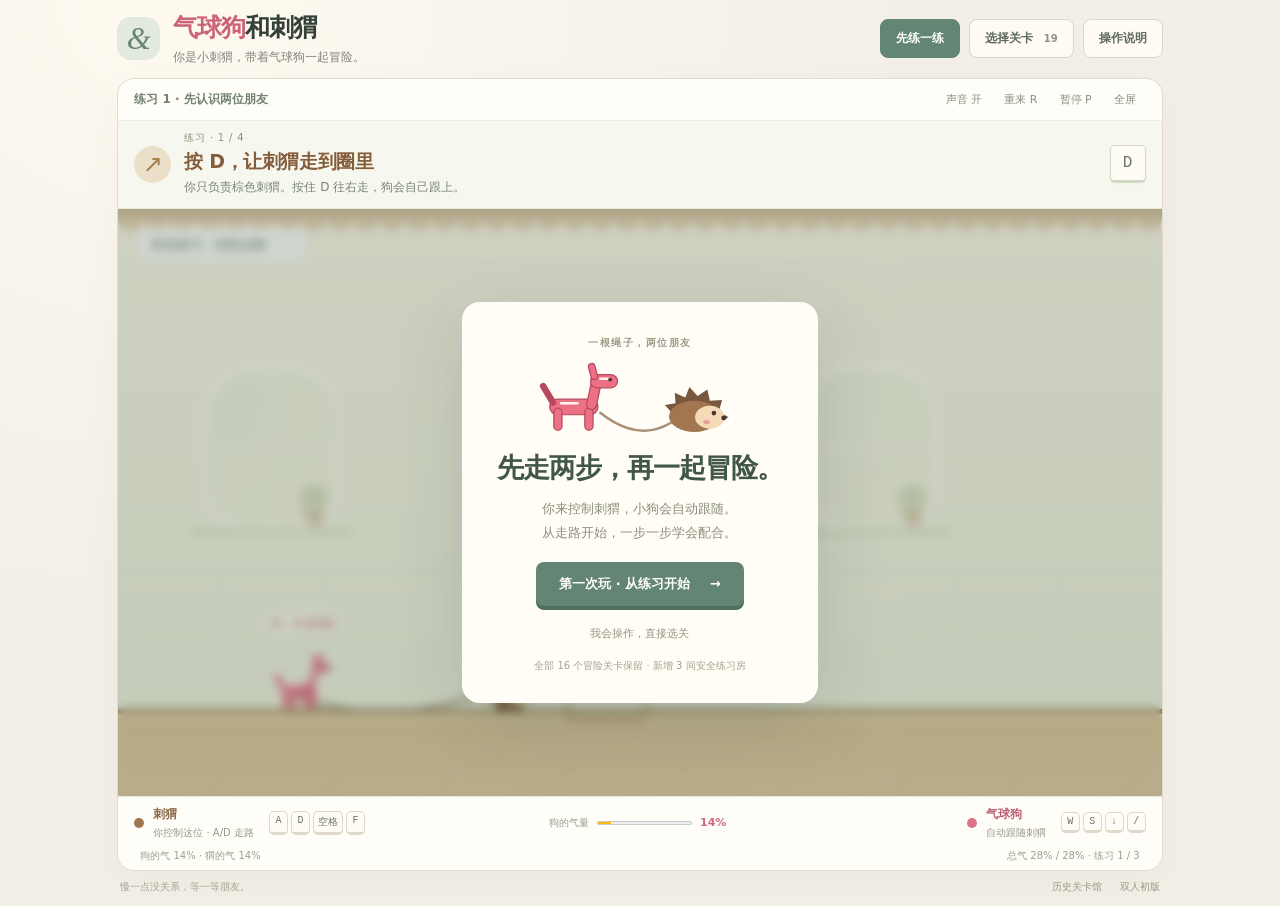
<file: archive/solo-before-easy.html>
<!doctype html>
<html lang="zh-CN" data-theme="light">
<head>
<meta charset="utf-8">
<meta name="viewport" content="width=device-width, initial-scale=1, viewport-fit=cover">
<meta name="theme-color" content="#f7f1ec">
<title>气球狗和刺猬 · 房间冒险</title>
<style>
:root{color-scheme:light;--bg:#f3eee6;--paper:#fffdf8;--ink:#344139;--muted:#7d8479;--line:#deded0;--pink:#dc667d;--brown:#8c6243;--green:#5f8875;--font:system-ui,-apple-system,"Microsoft YaHei","PingFang SC",sans-serif}
*{box-sizing:border-box}body{margin:0;padding:25px 28px 18px;background:radial-gradient(ellipse at 14% 0,#fffaf0 0,transparent 48%),var(--bg);color:var(--ink);font-family:var(--font)}button,a{ -webkit-tap-highlight-color:transparent}button{font:inherit;cursor:pointer;touch-action:manipulation}button,a{transition:background .18s,box-shadow .18s,transform .18s,color .18s}button:active{transform:translateY(1px)}button:focus-visible,a:focus-visible{outline:3px solid #8bad9b;outline-offset:4px}[hidden]{display:none!important}.wrap{max-width:1280px;margin:auto}.heading{display:flex;align-items:center;justify-content:space-between;gap:22px;margin-bottom:22px}.brand{display:flex;align-items:center;gap:13px;color:inherit;text-decoration:none}.brand-mark{width:43px;height:43px;display:grid;place-items:center;background:#e2eadf;color:#67856f;border-radius:14px;font:italic 31px Georgia,serif}.heading h1{margin:0;font-size:25px;letter-spacing:-1px;line-height:1.3;font-weight:800}.heading h1 span{color:#cc6478}.heading p{font-size:12px;color:var(--muted);margin:4px 0 0}.main-tools{display:flex;align-items:center;gap:9px}.main-tools button{border:1px solid #d4d9cb;background:#fffaf2;padding:10px 15px;border-radius:8px;color:#5e6a5f;font-size:12px;font-weight:600}.main-tools button:hover{background:#e6edde}.main-tools button:first-child{background:#628574;color:#fffef9;border-color:#628574}.main-tools button:first-child:hover{background:#4f7462}.main-tools span{display:inline-block;margin-left:7px;font-size:10px;color:#8b9486}.play-area{background:#fffdf8;border:1px solid #e0ddcf;border-radius:17px;box-shadow:0 12px 42px #62563b09;overflow:hidden}.roomline{display:flex;align-items:center;justify-content:space-between;gap:12px;padding:11px 20px;border-bottom:1px solid #ecebdf}.roomline>span{font-size:12px;font-weight:650;color:#728271}.tools{display:flex;align-items:center;gap:2px}.tools button{border:0;border-radius:5px;padding:6px 10px;background:transparent;color:#8b9084;font-size:11px}.tools button:hover{background:#eef0e5;color:#526c58}.mission{display:flex;align-items:center;gap:13px;min-height:96px;padding:15px 23px 17px;background:#f6f8ef;border-bottom:1px solid #e5e9d9}.mission-mark{align-self:center;width:37px;height:37px;border-radius:50%;background:#e0e9d8;color:#668764;display:grid;place-items:center;font-size:24px}.mission-copy{flex:1;min-width:0}.mission-copy>span{display:block;font-size:10px;letter-spacing:.08em;color:#87967a;margin-bottom:4px}.mission h2{margin:0 0 5px;font-size:19px;font-weight:750;letter-spacing:-.4px;color:#405f4c;line-height:1.3}.mission p{margin:0;color:#7b8573;font-size:12px;line-height:1.65}.mission[data-who=dog]{background:#fff4f1;border-color:#f2e2dc}.mission[data-who=dog] h2{color:#ae5869}.mission[data-who=dog] .mission-mark{background:#f6dfe1;color:#bd6175}.mission[data-who=dog] .mission-copy>span{color:#c38d95}.mission[data-who=hog] h2{color:#855d3b}.mission[data-who=hog] .mission-mark{background:#ecdfca;color:#a47e4d}.mission-keys{display:flex;gap:5px;flex-shrink:0}kbd{display:inline-block;min-width:25px;padding:4px 6px;background:#fffcf5;border:1px solid #dfd9c9;border-bottom-width:3px;border-radius:5px;color:#6c7567;font:12px ui-monospace,Consolas,monospace;text-align:center}.mission-keys kbd{min-width:36px;padding:8px 10px;font-size:16px;border-color:#d1d9c1;box-shadow:0 2px 4px #79723a05}.stage{position:relative;aspect-ratio:16/9;max-height:calc(100svh - 285px);min-height:300px;overflow:hidden;background:#f8f2e5;outline:none}canvas{display:block;width:100%;height:100%;touch-action:none}.stage:fullscreen{max-height:none;width:100vw;height:100vh;background:#f8f2e5}.stage:fullscreen canvas{object-fit:contain}.overlay{position:absolute;inset:0;display:flex;align-items:center;justify-content:center;background:#4257433d;backdrop-filter:blur(5px);z-index:4}.card{text-align:center;max-width:min(460px,91%);padding:28px 34px;border:1px solid #ffffffbc;border-radius:18px;background:#fffdf6;box-shadow:0 20px 70px #273b2d26}.kicker{font-size:10px;letter-spacing:.15em;color:#9b9b85;font-weight:650}.card h2{font-size:27px;letter-spacing:-1px;line-height:1.3;margin:10px 0 12px;color:#405744}.card p{font-size:13px;color:#8b8e7b;line-height:1.8;margin:0 0 18px}.card .small{font-size:10px;color:#a4a28b;margin:14px 0 0;line-height:1.6}.welcome-friends{width:245px;max-width:80%;margin:10px auto 14px}.welcome-friends svg{display:block;width:100%}.primary{border:0;border-radius:8px;background:#628574;color:#fffef9;font-size:13px;font-weight:650;padding:13px 23px;box-shadow:0 4px 0 #4c705d}.primary:hover{background:#4f7662}.primary span{margin-left:15px}.text-button{display:block;margin:17px auto 0;border:0;background:transparent;color:#949780;font-size:11px;padding:3px}.text-button:hover{color:#526a50}.companions{display:grid;grid-template-columns:1fr auto 1fr;align-items:center;gap:20px;padding:13px 22px;border-top:1px solid #e8e6d9;background:#fffdf8}.companion{display:flex;align-items:center;gap:9px}.companion-dot{width:10px;height:10px;border-radius:50%;background:#a07750}.companion.dog .companion-dot{background:#dc7285}.companion strong{display:block;font-size:12px;color:#8c6846;margin-bottom:3px}.companion.dog strong{color:#bd6174}.companion div>span{display:block;font-size:10px;color:#979988;max-width:190px;white-space:nowrap;overflow:hidden;text-overflow:ellipsis}.companion.dog{justify-self:end}.compact-keys{display:flex;gap:3px;margin-left:6px}.compact-keys kbd{font-size:10px;min-width:19px;padding:3px 4px}.air{display:flex;align-items:center;gap:8px;font-size:10px;color:#9a9f8b}.air meter{width:95px;height:9px;accent-color:#d9798a}.air strong{color:#c86b80;min-width:31px;font-size:11px;font-variant-numeric:tabular-nums}.status{display:flex;justify-content:space-between;gap:15px;font-size:10px;color:#9ba08f;padding:0 22px 10px}.status span:first-child{overflow:hidden;white-space:nowrap;text-overflow:ellipsis;max-width:70%}.status span:last-child{white-space:nowrap}.touch{display:none;grid-template-columns:repeat(6,1fr);gap:6px;padding:10px 14px;background:#f5f6ed}.touch button{border:1px solid #dddccc;border-radius:7px;background:#fffdf6;color:#7d816b;padding:11px 3px;font-size:11px;user-select:none;touch-action:none}.touch button.active{background:#dae7d4;border-color:#7b9b76}.help-panel{border-radius:12px;background:#ebeede;padding:22px 25px;margin-top:14px}.help-panel h2{font-size:16px;color:#5b7355;margin:0 0 12px}.help-grid{display:grid;grid-template-columns:repeat(3,1fr);gap:20px;font-size:12px;color:#879078;line-height:1.85}.help-grid b{color:#6c7c5d}.help-grid p{margin:0}.help-note{color:#9b9f88;font-size:11px;line-height:1.8;margin:14px 0 0}footer{display:flex;gap:18px;padding:13px 3px 0;color:#a2a592;font-size:10px}footer span{margin-right:auto}footer a{color:#919b83;text-decoration:none}footer a:hover{text-decoration:underline}.level-panel{position:fixed;z-index:10;background:#314b3a62;padding:25px}.level-sheet{width:min(740px,100%);max-height:85svh;overflow:auto;padding:28px;background:#fffdf5;border:1px solid #fffef6;border-radius:16px;box-shadow:0 20px 80px #233f3929}.sheet-title{display:flex;justify-content:space-between;align-items:center}.sheet-title h2{margin:5px 0 20px;font-size:28px;letter-spacing:-1px}.sheet-title>button{background:#f1f2e7;border:0;border-radius:50%;width:30px;height:30px;color:#919b83;font-size:23px}.chapters{display:flex;gap:7px;margin-bottom:17px}.chapters button{border:1px solid #dfe4d3;background:#f7f8ef;border-radius:8px;color:#829174;padding:9px 12px;font-size:12px}.chapters button[aria-pressed=true]{background:#607f67;color:#fffdf3;border-color:#607f67}.chapters span{margin-left:6px;opacity:.65;font-size:10px}.levels{display:grid;grid-template-columns:repeat(2,minmax(0,1fr));gap:9px}.levels button{position:relative;text-align:left;border:1px solid #e6e4d8;border-radius:9px;padding:15px 30px 15px 14px;background:#fffef8;color:#7d896f;font-size:12px;line-height:1.5}.levels button:hover{background:#eef2e3;border-color:#c5d5b7}.levels button[aria-pressed=true]{border-color:#8ba97e;background:#edf3e4;color:#54734e}.levels button[data-complete=true]:after{content:'✓';position:absolute;right:13px;top:15px;color:#7c9a69}.level-note{font-size:11px;line-height:1.9;color:#a3a68f;margin:17px 0 0}.level-note a{float:right;color:#829373}
@media(min-width:1600px){.wrap{max-width:1360px}.stage{max-height:760px}}@media(max-width:900px){body{padding:16px 15px}.heading{margin-bottom:15px}.heading h1{font-size:22px}.main-tools button{padding:9px 10px;font-size:11px}.compact-keys{display:none}.companions{gap:10px}.mission{padding:13px 16px;min-height:92px}.mission h2{font-size:17px}.mission p{font-size:11px}.mission-keys kbd{font-size:14px;min-width:30px;padding:7px}.stage{min-height:280px}}
@media(max-width:620px){body{padding:12px 9px}.heading{gap:8px;align-items:flex-start}.brand-mark{width:32px;height:32px;font-size:23px;border-radius:10px}.brand{gap:8px}.heading h1{font-size:20px}.heading p{font-size:10px}.main-tools{gap:5px;flex-wrap:wrap;justify-content:flex-end}.main-tools button{padding:7px;font-size:10px}.main-tools button:last-child{display:none}.roomline{padding:8px 12px}.roomline>span{max-width:50%;overflow:hidden;white-space:nowrap;text-overflow:ellipsis;font-size:10px}.tools button{padding:6px;font-size:10px}.mission{position:relative;gap:9px;padding:12px;min-height:100px;align-items:flex-start}.mission-mark{display:none}.mission h2{font-size:16px;max-width:calc(100% - 35px)}.mission-copy>span{font-size:9px}.mission p{font-size:11px;line-height:1.65;padding-right:3px}.mission-keys{max-width:110px;flex-wrap:wrap;justify-content:flex-end;gap:3px}.mission-keys kbd{min-width:25px;padding:4px;font-size:12px}.stage{min-height:230px;max-height:none;aspect-ratio:16/10}.companions{padding:10px 12px;grid-template-columns:1fr 1fr}.companion-dot{width:8px;height:8px}.companion strong{font-size:11px}.companion div>span{font-size:9px;max-width:130px}.air{order:3;grid-column:1/-1;justify-content:center;font-size:9px;padding-top:2px}.air meter{width:130px}.status{font-size:9px;padding:0 12px 8px}.status span:first-child{max-width:70%}.status span:last-child{max-width:40%;overflow:hidden;text-overflow:ellipsis}.touch{display:grid;grid-template-columns:repeat(4,1fr)}.help-grid{grid-template-columns:1fr;gap:14px}.level-sheet{padding:20px}.chapters button{padding:8px;font-size:11px}.chapters span{display:none}.levels{grid-template-columns:1fr}.card{padding:20px;max-width:90%}.welcome-friends{width:160px;margin:3px auto 8px}.card h2{font-size:22px;margin:6px 0}.card p{font-size:11px;line-height:1.7;margin:0 0 12px}.card .small{display:none}.primary{padding:10px 17px;font-size:12px}.text-button{margin-top:12px}.level-note a{float:none;display:block}footer{gap:11px;font-size:9px}.help-panel{padding:19px}.overlay{backdrop-filter:blur(3px)}}
@media(pointer:coarse){.touch{display:grid}}@media(prefers-reduced-motion:reduce){*{transition:none!important;scroll-behavior:auto!important}}

/* Keep the drawing surface at its true aspect ratio; never crop the floor. */
.stage{aspect-ratio:16/9;max-height:none;min-height:0}

@media(min-width:700px) and (min-height:600px){body{padding:12px 20px}.wrap{max-width:min(1280px,calc((100dvh - 312px)*16/9))}.heading{margin-bottom:12px}.mission{min-height:82px;padding:10px 16px}.roomline{padding:7px 16px}.companions{padding:9px 16px}.status{padding-bottom:7px}footer{padding-top:9px}}

@media(max-width:620px){.main-tools button:last-child{display:inline-block}.stage>.overlay{position:fixed;inset:0;z-index:8}.stage>.overlay .card{max-width:calc(100vw - 32px);max-height:calc(100dvh - 32px);overflow:auto}}

</style>
</head>
<body><main class="wrap">
<header class="heading"><a class="brand" href="../index.html"><span class="brand-mark">&amp;</span><div><h1><span>气球狗</span>和刺猬</h1><p>你是小刺猬，带着气球狗一起冒险。</p></div></a><nav class="main-tools" aria-label="游戏菜单"><button id="practiceBtn">先练一练</button><button id="levelMenu">选择关卡 <span>19</span></button><button id="helpBtn" aria-label="查看操作说明">操作说明</button></nav></header>
<section class="play-area" aria-label="游戏">
<div class="roomline"><span id="roomName">准备一起出发</span><div class="tools"><button id="soundBtn" aria-pressed="true">声音 开</button><button id="restartBtn">重来 R</button><button id="pauseBtn">暂停 P</button><button id="focusBtn">全屏</button></div></div>
<div class="mission" id="mission" data-who="pair"><div class="mission-mark" aria-hidden="true">↗</div><div class="mission-copy"><span id="missionStep">一次只学一步</span><h2 id="missionTitle">先认识两位朋友</h2><p id="missionAction">点击开始，在没有危险的练习房里熟悉操作。</p></div><div id="missionKeys" class="mission-keys"></div></div>
<div class="stage" id="stage" tabindex="0" aria-label="A D 移动刺猬，空格跳，Shift 滚，F 操作；W 给狗气，S 放气，向下键倒灌，斜杠派狗操作，0 收绳">
<canvas id="game" aria-label="气球狗和刺猬单人游戏画面"></canvas>
<div class="overlay" id="start"><div class="card welcome"><span class="kicker">一根绳子，两位朋友</span><div class="welcome-friends" aria-hidden="true"><svg viewBox="0 0 280 94"><path d="M90 64Q145 108 192 66" fill="none" stroke="#a89078" stroke-width="3"/><g fill="#ed7184" stroke="#b7485d" stroke-width="1.5"><rect x="29" y="48" width="59" height="19" rx="10"/><rect x="34" y="59" width="10" height="27" rx="5"/><rect x="72" y="59" width="10" height="27" rx="5"/><rect x="77" y="24" width="12" height="37" rx="6" transform="rotate(12 83 42)"/><rect x="79" y="18" width="33" height="16" rx="8"/><rect x="78" y="4" width="8" height="20" rx="4" transform="rotate(-15 82 14)"/><path d="M33 52L21 32" stroke-width="8" stroke-linecap="round"/></g><path d="M43 53h20M91 23h10" stroke="#fff5ee" stroke-width="3" stroke-linecap="round"/><circle cx="103" cy="24" r="2.4" fill="#4d3b38"/><path d="M177 63l-7-8 13-2-1-13 13 6 5-13 10 11 12-8 3 14 15-1-4 14 12 7-13 7-54 2z" fill="#79563e"/><ellipse cx="206" cy="69" rx="31" ry="19" fill="#a27650"/><ellipse cx="225" cy="70" rx="18" ry="14" fill="#f4dab7"/><circle cx="230" cy="65" r="2.8" fill="#463732"/><circle cx="242" cy="71" r="3" fill="#463732"/><ellipse cx="221" cy="76" rx="4" ry="2.5" fill="#e99e99"/></svg></div><h2>先走两步，再一起冒险。</h2><p>你来控制刺猬，小狗会自动跟随。<br>从走路开始，一步一步学会配合。</p><button class="primary" id="startBtn">第一次玩 · 从练习开始 <span>→</span></button><button class="text-button" id="chooseStart">我会操作，直接选关</button><p class="small">全部 16 个冒险关卡保留 · 新增 3 间安全练习房</p></div></div>
<div class="overlay" id="paused" hidden><div class="card"><span class="kicker">等一等朋友</span><h2>歇一下，再出发。</h2><p>按 P / Esc，或点击下面的按钮继续。</p><button class="primary" id="resumeBtn">继续同行</button></div></div>
<div class="overlay" id="win" hidden><div class="card"><span class="kicker">一根绳子，两位朋友</span><h2 id="winTitle">两位都到了</h2><p id="winBody"></p><button class="primary" id="nextBtn">下一关 →</button><p class="small" id="winNext">Enter 下一关 · R 再试一次</p></div></div>
</div>
<div class="companions"><div class="companion hog"><span class="companion-dot"></span><div><strong>刺猬</strong><span id="hogState">稳稳走，别碰到狗</span></div><div class="compact-keys"><kbd>A</kbd><kbd>D</kbd><kbd>空格</kbd><kbd>F</kbd></div></div><div class="air"><span>狗的气量</span><meter id="airMeter" min="0" max="1" low=".32" high=".90" optimum=".78" value=".12"></meter><strong id="airText">12%</strong></div><div class="companion dog"><span class="companion-dot"></span><div><strong>气球狗</strong><span id="dogState">小小的，可以走</span></div><div class="compact-keys"><kbd>W</kbd><kbd>S</kbd><kbd>↓</kbd><kbd>/</kbd></div></div></div>
<div class="status" id="status" role="status" aria-live="off"><span id="stateText">准备出发</span><span id="saveText">两位一直连着绳子</span></div>
<div class="touch" aria-label="单人操作"><button data-code="KeyA">A 左走</button><button data-code="KeyD">D 右走</button><button data-code="Space">空格 跳</button><button data-code="ShiftLeft">Shift 滚</button><button data-code="KeyW">W 给狗气</button><button data-code="KeyS">S 放气</button><button data-code="ArrowDown">↓ 狗还气</button><button data-code="Digit0">0 收绳</button><button data-code="KeyF">F 刺猬操作</button><button data-code="Slash">/ 让狗帮忙</button></div>
</section>
<aside class="help-panel" id="helpPanel" hidden><h2>先记住：你控制刺猬，小狗自动跟随</h2><div class="help-grid"><p><b>让刺猬动起来</b><br>A 向左，D 向右，空格跳。<br>按住 Shift 再走，就会缩成球滚动；F 操作身边的物品。</p><p><b>给小狗分气</b><br>W 给狗充气，S 放气。<br>↓ 用狗的气鼓大刺猬；0 按住收绳，松开放长。</p><p><b>需要狗帮忙时</b><br>按 / 派狗按按钮或贴墙，按住 / 做高处作业。<br>有苹果时狗会自动上座；再按 / 让它下来。</p></div><p class="help-note">复杂地形需要微调狗的位置时，可用 ← / →，↑ 让狗跳；普通走路不用管狗。经典篇 E 切换长短绳。R 重来，P 暂停。</p></aside>
<footer><span>慢一点没关系，等一等朋友。</span><a href="index.html">历史关卡馆</a><a href="../duo.html">双人初版</a></footer>
<div class="level-panel overlay" id="levelPanel" hidden><section class="level-sheet" aria-label="选择关卡"><div class="sheet-title"><div><span class="kicker">每一间房，都留着</span><h2>想去哪里？</h2></div><button id="closeLevels" aria-label="关闭关卡选择">×</button></div><div class="chapters"><button id="practiceChapter" aria-pressed="true">先练一练 <span>3 间</span></button><button id="classicChapter">经典篇 <span>01–08</span></button><button id="memoChapter">房间篇 <span>09–16</span></button></div><nav class="levels" id="levels" aria-label="选关"></nav><p class="level-note">不锁关，随时可以回来。完成的房间会留下一个小勾。<a href="index.html">查看全部历史版本 →</a></p></section></div>
</main>
<script>
(()=>{
const cv=document.getElementById('game'),c=cv.getContext('2d');
const stageEl=document.getElementById('stage'),startEl=document.getElementById('start'),winEl=document.getElementById('win'),pauseEl=document.getElementById('paused');
const winTitle=document.getElementById('winTitle'),winBody=document.getElementById('winBody'),winNext=document.getElementById('winNext'),levelsEl=document.getElementById('levels');
const airMeter=document.getElementById('airMeter'),airText=document.getElementById('airText'),stateText=document.getElementById('stateText'),saveText=document.getElementById('saveText');
const W=960,H=540,G=1000,K=3.2,MD=1,MH=1.25,ROPE=300,NAILS=26,DOGC='#ed646b';
const FONT=n=>`${n}px "Microsoft YaHei","PingFang SC",sans-serif`;
const clamp=(v,a,b)=>Math.max(a,Math.min(b,v));
const approach=(v,t,s)=>v<t?Math.min(t,v+s):Math.max(t,v-s);
const inRect=(x,y,r)=>x>r.x&&x<r.x+r.w&&y>r.y&&y<r.y+r.h;
const LEVELS=[
 {name:'默契不用换人',width:1320,softSky:true,tip:'你始终控制刺猬。F 叫狗去粉色机关，再按 F 叫它回来。',
  solids:[{x:-200,y:460,w:1720,h:300},{x:460,y:NAILS,w:130,h:416-NAILS}],
  switches:[{id:'paw',type:'dogDock',x:390,y:270,letter:'A',label:'狗留守'},
   {id:'pin',type:'hogRoll',x:620,y:460,w:72,letter:'B',label:'滚压接管',requires:['paw']}],
  gates:[{x:510,y:NAILS,w:28,h:434,rule:{any:['paw','pin']},label:'狗开门 · 刺猬接管'}],
  dogX:150,hogX:250,dogAir:.12,checkpoints:[{x:820,dogX:735,air:0,requires:['pin']}],goal:{x:1180,y:380,w:100,h:80,requires:['pin']},
  zones:[{x:0,title:'01 两位朋友，一套操作',hint:'W 充到约一半，F 叫狗上去；A / D 始终移动刺猬。'},
   {x:440,title:'02 它留守，你接力',hint:'狗留在 A。Shift 滚压 B，就能固定这扇门。'},
   {x:700,title:'03 叫回来，一起走',hint:'F 叫狗回来，S 放扁后从梁下穿过。'}]},
 {name:'借一阵风',width:1840,tip:'先用滚动打开风道，再把浮力、风和喷气接在一起。',
  solids:[{x:-200,y:460,w:1060,h:300},{x:1170,y:420,w:920,h:340},{x:1480,y:NAILS,w:160,h:392-NAILS}],
  walls:[{x:1560,y:NAILS,w:28,h:420-NAILS}],beds:[{x:590,w:240,base:460,h:126}],
  switches:[{id:'fan',type:'hogRoll',x:350,y:460,w:70,letter:'A',label:'滚开送风'}],
  fans:[{x:450,y:90,w:430,h:370,dx:0,dy:-1,p:620,rule:'fan'}, {x:830,y:80,w:410,h:380,dx:1,dy:-.5,p:620,rule:'fan'}],
  dogX:100,hogX:200,dogAir:.12,checkpoints:[{x:440,dogX:355,air:.12,requires:['fan']},{x:1360,dogX:1275,air:0}],
  goal:{x:1710,y:340,w:100,h:80,requires:['fan']},
  zones:[{x:0,title:'01 先开风，再起飞',hint:'滚压 A。W 充气，等两位都离地，再越过刺丛。'},
   {x:460,title:'02 顺风不必充到满',hint:'风也提供浮力。气量太大就 S，空中 Shift 可以加速。'},
   {x:850,title:'03 把风接到对岸',hint:'收短绳让两位靠拢，接住横风跨过缺口。'},
   {x:1320,title:'04 飞完还要低头',hint:'落地放光气，缩球穿过矮洞，把气球墙滚开。'}]},
 {name:'高窗快递',width:1500,tip:'狗走高处的窄风道，刺猬在下面等。充气能上去，放扁才能穿过去。',
  solids:[{x:-200,y:460,w:1900,h:300},{x:520,y:NAILS,w:190,h:150},{x:520,y:202,w:190,h:42}],
  switches:[{id:'window',type:'dogDock',x:790,y:188,letter:'A',label:'高窗里的爪印',flatOK:true,waypoints:[{x:475,y:188},{x:750,y:188}]},
   {id:'pin',type:'hogRoll',x:940,y:460,w:70,letter:'B',label:'下面接管',requires:['window']}],
  gates:[{x:930,y:NAILS,w:28,h:434,rule:{any:['window','pin']},label:'高窗接通'}],
  fans:[{x:430,y:145,w:430,h:110,dx:1,dy:0,p:250,ductY:188}],
  dogX:280,hogX:380,dogAir:.12,checkpoints:[{x:1170,dogX:1085,air:0,requires:['pin']}],goal:{x:1370,y:380,w:100,h:80,requires:['pin']},
  zones:[{x:0,title:'01 两条路，一个目标',hint:'走到窗下。W 充气后 F 叫狗走高路，刺猬在下面跟进。'},
   {x:510,title:'02 高处也得放扁',hint:'狗被窗沿挡住时，按 S 放光气。风管会托住扁扁的狗。'},
   {x:800,title:'03 上面按，下面滚',hint:'保持长绳，去 B 滚压接管，再 F 叫狗回来。'}]},
 {name:'一根绳的距离',width:2340,tip:'横梁会挡住气管。绳子绕梁走，长短绳决定两位能走哪条路线。',
  solids:[{x:-200,y:460,w:2740,h:300}],
  bars:[{x:540,y:224,w:150},{x:1010,y:118,w:210},{x:1680,y:250,w:150}],
  ropeBeams:[{x:540,y:224,w:150,h:8},{x:1010,y:118,w:210,h:8},{x:1680,y:250,w:150,h:8}],
  beds:[{x:1400,w:130,base:460,h:110}],
  switches:[{id:'high',type:'dogDock',x:740,y:175,letter:'A',label:'梁上的电源',waypoints:[{x:485,y:160}]},
   {id:'pin',type:'hogRoll',x:805,y:460,w:60,letter:'B',label:'梁下接管',requires:['high']}],
  gates:[{x:900,y:NAILS,w:24,h:434,rule:{any:['high','pin']},label:'绕梁接力'}],
  dogX:180,hogX:280,dogAir:.12,checkpoints:[{x:970,dogX:885,air:.12,requires:['pin']},{x:1950,dogX:1865,air:0}],goal:{x:2210,y:380,w:100,h:80,requires:['pin']},
  zones:[{x:0,title:'01 它在梁上，你在梁下',hint:'长绳、半气、F。狗从梁上去 A，你从梁下接近 B。'},
   {x:520,title:'02 线会绕过横梁',hint:'气管不会穿梁。先留够绳长，去铜盘接管电源。'},
   {x:930,title:'03 收下来，躲吊刺',hint:'F 叫狗回来。下一根梁下面有刺：E 收短绳，把狗拉低。'},
   {x:1280,title:'04 又该靠近一起飞',hint:'短绳、充气越过刺丛；再放长绳，让狗从最后的梁上走。'}]},
 {name:'热风与冷库',width:2090,tip:'热灯会涨气，冷库会缩气。环境也会改变同一根绳上的平衡。',
  solids:[{x:-200,y:460,w:2490,h:300},{x:1740,y:NAILS,w:150,h:432-NAILS}],
  beds:[{x:570,w:230,base:460,h:124},{x:1170,w:240,base:460,h:124}],
  heat:[{x:440,y:NAILS,w:420,h:434,k:.13},{x:1050,y:NAILS,w:460,h:434,k:-.10}],
  fans:[{x:500,y:100,w:340,h:350,dx:.3,dy:-1,p:260},{x:1160,y:100,w:270,h:350,dx:-.8,dy:0,p:300}],
  dogX:100,hogX:200,dogAir:.12,checkpoints:[{x:390,dogX:305,air:.4},{x:960,dogX:875,air:.4},{x:1630,dogX:1545,air:0}],goal:{x:1960,y:380,w:100,h:80},
  zones:[{x:0,title:'01 把气留给天气',hint:'热区会继续膨胀。先准备好浮力，再进入花园。'},
   {x:440,title:'02 越热，越要懂得放手',hint:'热风会帮你升高，也会把狗撑爆。S 放气、短绳越过刺丛。'},
   {x:920,title:'03 冷会偷走刚才的浮力',hint:'蓝色区域持续缩气，还有逆风；W 补气，Shift 喷气抵住它。'},
   {x:1560,title:'04 留下能钻出去的体型',hint:'落地，S 放扁狗、Shift 缩球，从最后的矮缝出去。'}]},
 {name:'这次把气借给她',width:1860,softSky:true,tip:'空闲时长按 F，狗把气倒灌给刺猬。变大能压重机关、撞厚墙；S 把气还给狗。',
  solids:[{x:-200,y:460,w:2260,h:300},{x:1360,y:NAILS,w:150,h:432-NAILS}],
  walls:[{x:1140,y:NAILS,w:40,h:434,heavy:true}],
  switches:[{id:'weight',type:'hogWeight',x:560,y:460,w:110,letter:'A',label:'大刺猬压机',minBloat:.65}],
  gates:[{x:810,y:NAILS,w:28,h:434,rule:'weight',label:'体重达到才开门'}],
  dogX:150,hogX:250,dogAir:.12,checkpoints:[{x:750,dogX:650,air:.12,requires:['weight']}],goal:{x:1730,y:380,w:100,h:80,requires:['weight']},
  zones:[{x:0,title:'01 大小，是两位共享的',hint:'先 W 储气，再长按 F 倒灌。松开 F 后，刺猬保留体型。'},
   {x:480,title:'02 重量也能开路',hint:'体型条超过 65%，留在铜色压机上 1 秒。'},
   {x:860,title:'03 大滚球撞厚墙',hint:'厚墙需要巨大刺猬滚动撞开。变大后更重，走得也更慢。'},
   {x:1230,title:'04 变大不是永远更好',hint:'S 先把气还给狗，再放光狗的气。两位缩小后才能钻出去。'}]},
 {name:'风向也要接力',width:1940,tip:'狗启动限时顺风，刺猬去反锁；回来时，还要把高处的狗接下来。',
  solids:[{x:-200,y:460,w:2140,h:300},{x:1040,y:NAILS,w:150,h:432-NAILS}],
  beds:[{x:620,w:245,base:460,h:130}],
  switches:[{id:'timer',type:'dogTap',x:490,y:265,letter:'A',label:'顺风 12 秒',duration:12,lockBy:'pin'},
   {id:'pin',type:'hogRoll',x:1100,y:460,w:65,letter:'B',label:'钻洞反锁',requires:['timer']},
   {id:'exit',type:'dogTap',x:1430,y:240,letter:'C',label:'高处的最后一棒',requires:['pin']}],
  gates:[{x:960,y:NAILS,w:26,h:434,rule:{any:['timer','pin']},label:'顺风倒计时'}, {x:1620,y:NAILS,w:26,h:434,rule:{all:['pin','exit']},label:'两位都得接力'}],
  fans:[{x:520,y:100,w:430,h:350,dx:1,dy:-.65,p:540,rule:{any:['timer','pin']}}],heat:[{x:730,y:NAILS,w:180,h:434,k:-.07}],
  dogX:180,hogX:280,dogAir:.12,checkpoints:[{x:1280,dogX:1195,air:0,requires:['pin']}],goal:{x:1810,y:380,w:100,h:80,requires:['pin','exit']},
  zones:[{x:0,title:'01 先布置，再发令',hint:'走近 A，充气后 F。计时从狗真正按到按钮时开始。'},
   {x:520,title:'02 把顺风变成你的速度',hint:'短绳、合适的气量，利用风和喷气越过刺丛。'},
   {x:920,title:'03 飞完立刻钻',hint:'S 放气，Shift 滚进矮洞，在归零前压下 B。'},
   {x:1230,title:'04 手不换，分工在换',hint:'放长绳、充气，F 让狗去 C。你仍控制刺猬。'}]},
 {name:'把所有默契接起来',width:3140,tip:'高窗、风、温差、横梁、重量：这次要自己选择谁大、谁小，谁先走。',
  solids:[{x:-200,y:460,w:1700,h:300},{x:1760,y:420,w:1620,h:340},{x:500,y:NAILS,w:160,h:150},{x:500,y:202,w:160,h:42},{x:2700,y:NAILS,w:140,h:392-NAILS}],
  bars:[{x:2080,y:214,w:150}],ropeBeams:[{x:2080,y:214,w:150,h:8}],
  walls:[{x:2520,y:NAILS,w:40,h:420-NAILS,heavy:true}],beds:[{x:1120,w:220,base:460,h:120}],
  fans:[{x:410,y:145,w:410,h:110,dx:1,dy:0,p:250,ductY:188},{x:1090,y:90,w:700,h:370,dx:.6,dy:-.7,p:490,rule:'pin'}],
  heat:[{x:1000,y:NAILS,w:300,h:434,k:.07},{x:1480,y:NAILS,w:320,h:434,k:-.1}],
  switches:[{id:'window',type:'dogDock',x:740,y:188,letter:'A',label:'高窗送电',flatOK:true,waypoints:[{x:455,y:188},{x:700,y:188}]},
   {id:'pin',type:'hogRoll',x:880,y:460,w:65,letter:'B',label:'下面接管',requires:['window']},
   {id:'final',type:'hogWeight',x:2360,y:420,w:90,letter:'C',label:'重压最后的锁',minBloat:.65},
   {id:'reunion',type:'dogDock',x:2960,y:235,letter:'D',label:'轻压气阀',minAir:.45,maxAir:.68,requires:['pin','final']},
   {id:'end',type:'hogPlate',x:3030,y:420,w:80,letter:'E',label:'一起留到最后'}],
  charges:[{id:'together',all:['reunion','end'],duration:2.4,label:'D + E 同时到场',requires:['pin','final']}],
  gates:[{x:980,y:NAILS,w:26,h:434,rule:{any:['window','pin']},label:'高窗接力'}, {x:2920,y:NAILS,w:26,h:394,rule:'final',label:'重量的最后一棒'}],
  dogX:240,hogX:340,dogAir:.12,checkpoints:[{x:1030,dogX:945,air:.4,requires:['pin']},{x:1910,dogX:1825,air:.12}],goal:{x:3010,y:340,w:100,h:80,pair:'together',requires:['pin','final']},
  zones:[{x:0,title:'01 先让它去高处',hint:'狗上高窗、放扁穿过。你在下面滚压 B，接管后 F 叫回来。'},
   {x:1000,title:'02 风和温差一起来',hint:'先过刺丛，再跨缺口。热区少充，冷区补气，别忘了绳长。'},
   {x:1840,title:'03 横梁也是路线的一部分',hint:'狗从梁上走，刺猬从梁下走，长绳会绕过梁角。'},
   {x:2260,title:'04 把浮力换成重量',hint:'安全地面上长按 F 倒灌，压下 C，再把厚墙滚开。'},
   {x:2630,title:'05 最后一次，把气还给它',hint:'S 还气、放扁，缩球过矮洞。终点还要两位一起留守。'},
   {x:2890,title:'06 该在一起的时候',hint:'狗留在 D，气量 45%–68%；你站在 E，同时保持 2.4 秒。'}]},
];
// Append-only chapter. The eight original adventure rooms stay in levels.js.
LEVELS.push(
 {name:'客厅 · 苹果座位',memo:true,world:'living',kind:'省气 / 搬运',width:1420,softSky:true,budget:.24,dogGas:.16,dogX:150,hogX:250,
  solids:[{x:-200,y:460,w:1820,h:300},{x:500,y:26,w:620,h:280}],
  apples:[{x:340,y:447}],nailBeds:[{x:570,y:449,w:530,h:11}],pumps:[{x:205,y:460,cap:.24}],
  heat:[{x:500,y:26,w:620,h:325,temp:1.7,k:0}],checkpoints:[],goal:{x:1270,y:380,w:110,h:80},
  zones:[{x:0,title:'09 这一屋的气，不够飞',hint:'A/D 走刺猬，Shift 滚过苹果。停稳以后，狗会自动跟过来坐上苹果。'},
   {x:430,title:'苹果只保护座位那一点',hint:'狗坐好后刺猬慢慢走。跳跃或重新缩球会掉苹果，图钉只扎狗。'},
   {x:1100,title:'一起从客厅出去',hint:'两只仍连着气管；苹果能载狗，不能保护旁边的刺。'}]},
 {name:'书房 · 拧掉热灯泡',memo:true,world:'study',kind:'低气 / 高空作业',width:1450,softSky:true,budget:.25,dogGas:.14,dogX:130,hogX:220,
  solids:[{x:-200,y:460,w:1850,h:300},{x:1000,y:26,w:160,h:406}],
  apples:[{x:310,y:447},{x:352,y:447},{x:394,y:447}],pumps:[{x:180,y:460,cap:.25}],
  objects:[{id:'lamp',type:'lamp',x:760,y:334,apples:3,duration:1.3,label:'拧掉热灯泡'}],
  heat:[{x:610,y:26,w:300,h:370,temp:1.8,k:0,until:'lamp'}],
  gates:[{x:915,y:26,w:26,h:434,rule:'lamp',label:'灯泡还没拧掉'}],checkpoints:[],goal:{x:1320,y:380,w:100,h:80,requires:['lamp']},
  zones:[{x:0,title:'10 飞不起来，就搭高一点',hint:'Shift 连续滚过三个苹果，松开后留住它们。狗靠近就会自动坐上去。'},
   {x:570,title:'高处要站得稳',hint:'把狗送到灯泡旁，刺猬停稳，狗按住 / 拧灯。只有三层苹果够得到。'},
   {x:900,title:'灯灭了，气还是原来那些',hint:'变冷只缩体积。出口很矮，狗先下来，刺猬重新缩球通过。'}]},
 {name:'洗衣房 · 她飞它爬',memo:true,world:'laundry',kind:'静电 / 角色互换',width:1360,softSky:false,budget:.88,dogGas:.80,dogX:235,hogX:340,
  solids:[{x:-200,y:460,w:720,h:300},{x:830,y:240,w:700,h:400},{x:475,y:80,w:22,h:220}],
  carpets:[{x:170,y:460,w:265}],clingPaths:[[{x:450,y:445},{x:450,y:145},{x:1200,y:145}]],
  fans:[{x:510,y:120,w:325,h:420,dx:.15,dy:-1,p:1250}],pumps:[{x:215,y:460,cap:.88}],checkpoints:[],goal:{x:1215,y:160,w:100,h:80},
  zones:[{x:0,title:'11 把气借给她，这次她会飞',hint:'按住 ↓ 倒灌。瘪狗在毛衣毯上走动蹭电，再 / 贴上灰色墙。'},
   {x:420,title:'一只爬墙，一只借风',hint:'狗贴墙后会自己往上爬；按 D 让刺豚进入风道。电会慢慢消失。'},
   {x:790,title:'到台面再把气分回来',hint:'0 按住收绳，松开放长。狗到墙顶以后继续向右爬，刺猬落到台面。'}]},
 {name:'浴室 · 堵住排水口',memo:true,world:'bath',kind:'水位 / 限时撤离',width:1410,softSky:true,budget:.94,dogGas:.83,dogX:220,hogX:320,
  solids:[{x:-200,y:500,w:1310,h:300},{x:970,y:260,w:600,h:400}],
  water:{x:380,w:650,bottom:500,y:440,min:140,fill:40,drain:27,plugX:630},
  objects:[{id:'drain',type:'drain',x:630,y:492,label:'刺豚堵排水口'}],bubbles:[{x:555,y:475}],pumps:[{x:235,y:500,cap:.94}],checkpoints:[],goal:{x:1270,y:180,w:100,h:80},
  zones:[{x:0,title:'12 水位，是免费的电梯',hint:'狗倒灌让刺猬鼓起，A/D 走到浴缸底的排水口，F 堵住。'},
   {x:500,title:'它浮起来，她留在水底',hint:'堵住以后水位才会上升。留一点气给狗，让它浮；水底气泡能补气。'},
   {x:760,title:'放开以后，要一起赶上去',hint:'F 松开排水口，水会下降；两只一起向右，0 收绳，登上毛巾架。'}]},
 {name:'鸟笼 · 一口气的距离',memo:true,world:'attic',kind:'体型 / 钥匙谜题',width:1430,softSky:true,budget:.84,dogGas:.75,dogX:180,hogX:280,
  solids:[{x:-200,y:460,w:1830,h:300},{x:748,y:300,w:140,h:10},{x:748,y:370,w:140,h:10}],
  objects:[{id:'cage',type:'cage',x:755,y:427,keyX:725,label:'长刺够进鸟笼'}, {id:'exitlock',type:'keylock',x:1120,y:420,label:'带钥匙来开锁'}],
  gates:[{x:1130,y:26,w:26,h:434,rule:'exitlock',label:'钥匙还在鸟笼里'}],pumps:[{x:230,y:460,cap:.84}],checkpoints:[],goal:{x:1290,y:380,w:100,h:80,requires:['exitlock']},
  zones:[{x:0,title:'13 身体进不去，长刺够得到',hint:'气给刺猬，瘪狗留在旁边。刺豚靠近鸟笼后按 F，扎破吊钥匙的气球。'},
   {x:640,title:'只差一点距离',hint:'笼栏挡住身体。刺豚的刺能伸进去，普通刺猬够不到。'},
   {x:920,title:'钥匙拿到了，两位一起走',hint:'F 拿起落下的钥匙，去门锁前再按 F。W 可以把气还给狗。'}]},
 {name:'走廊 · 别吵醒猫',memo:true,world:'living',kind:'潜行 / 距离',width:1560,softSky:true,budget:.25,dogGas:.16,dogX:150,hogX:250,
  solids:[{x:-200,y:460,w:1960,h:300},{x:600,y:26,w:460,h:300}],
  cats:[{x:850,y:440,state:'sleep'}],carpets:[{x:400,y:460,w:750}],pumps:[{x:200,y:460,cap:.25}],checkpoints:[],goal:{x:1420,y:380,w:100,h:80},
  zones:[{x:0,title:'14 每个动作，都有声音',hint:'先倒灌或 S 放扁狗，再进走廊。小心走，不要滚、跳、打气或喷气。'},
   {x:520,title:'它爱抓气球，也怕刺猬',hint:'猫会追飘着的狗。靠刺猬近一点能挡猫，但贴得太近也会被扎。'},
   {x:1130,title:'把安静留到门外',hint:'出了走廊再充气。两位都到出口才算成功。'}]},
 {name:'厨房 · 滑轨节拍',memo:true,world:'kitchen',kind:'自动前进 / 反应',width:1720,softSky:true,budget:.84,dogGas:.74,dogX:220,hogX:220,dogY:145,hogY:432,
  solids:[{x:-200,y:480,w:400,h:300},{x:1470,y:460,w:500,h:300}],
  rail:{x:220,y:280,end:1510,speed:42,long:340,short:170},
  railHazards:[{x:450,y:40,w:120,h:150,target:'dog',label:'收绳 ↓ 狗'}, {x:450,y:370,w:120,h:110,target:'hog',label:'收绳 ↑ 刺猬'},
   {x:760,y:205,w:130,h:65,target:'dog',label:'放长 ↑ 狗'},{x:760,y:285,w:130,h:80,target:'hog',label:'放长 ↓ 刺猬'},
   {x:1090,y:40,w:120,h:150,target:'dog',label:'再次收绳'},{x:1090,y:370,w:120,h:110,target:'hog',label:'同时吊高'}],
  checkpoints:[],goal:{x:1540,y:380,w:110,h:80},
  zones:[{x:0,title:'15 两端加起来，只有这么长',hint:'滑轮自动前进。0 按住收绳：狗下降、刺猬上升；松开则相反。'},
   {x:390,title:'上下要一起看',hint:'上面是吊叉，下面是刀架。提前收绳，让两位同时进中间空隙。'},
   {x:700,title:'这次，要分开',hint:'松开 0，绳子慢慢放长：狗走上面，刺猬走下面。'},
   {x:1040,title:'再合到一起，准备落地',hint:'再按住 0 收绳。最后松开，S 下降，落到右边台面。'}]},
 {name:'厨房 · 冰箱和烤箱',memo:true,world:'kitchen',kind:'结冰 / 温差 / 分气',width:1580,softSky:true,budget:.58,dogGas:.31,dogX:140,hogX:240,
  solids:[{x:-200,y:460,w:800,h:300},{x:1020,y:380,w:800,h:400},{x:1150,y:26,w:170,h:294}],
  water:{x:580,w:450,bottom:520,y:400,min:400,fill:0,drain:0,freezeBy:'fridge'},
  objects:[{id:'fridge',type:'fridge',x:430,y:420,label:'打开冰箱门'}],
  heat:[{x:470,y:26,w:580,h:435,temp:.62,k:0,when:'fridge'}, {x:1080,y:26,w:330,h:355,temp:2.2,k:0}],
  pumps:[{x:195,y:460,cap:.58}],checkpoints:[],goal:{x:1450,y:300,w:100,h:80,requires:['fridge']},
  zones:[{x:0,title:'16 飞不动两位，就让水变成路',hint:'刺猬走到冰箱旁按 F，冷气会把水面冻成地板。'},
   {x:530,title:'气没少，只是缩小了',hint:'D 和空格让刺猬跳上冰面，狗会自己跟着跳。'},
   {x:1040,title:'烤箱旁，先把气分好',hint:'热只涨体积，不造气。窄门前把气倒给刺猬，让狗小一点再通过。'}]}
);
// Safe practice rooms append to the campaign. Existing rooms keep their indices.
LEVELS.push(
 {name:'先认识两位朋友',practice:true,lesson:'move',memo:true,world:'practice',kind:'练习 1 / 3',width:1200,softSky:true,budget:.28,dogGas:.14,dogX:170,hogX:360,
  solids:[{x:-200,y:460,w:1600,h:300}],objects:[{id:'walkHog',type:'lesson',x:-1000,y:0},{id:'walkDog',type:'lesson',x:-1000,y:0},{id:'jumpHog',type:'lesson',x:-1000,y:0},{id:'jumpDog',type:'lesson',x:-1000,y:0}],checkpoints:[],goal:{x:1040,y:380,w:110,h:80,requires:['walkHog','walkDog','jumpHog','jumpDog']},
  zones:[{x:0,title:'先练一只，再练另一只',hint:'看画面上方，一次只学一个动作。这个房间没有尖刺。'}]},
 {name:'气和绳子怎么用',practice:true,lesson:'air',memo:true,world:'practice',kind:'练习 2 / 3',width:1250,softSky:true,budget:.84,dogGas:.14,dogX:170,hogX:350,
  solids:[{x:-200,y:460,w:1650,h:300}],objects:[{id:'give',type:'lesson',x:-1000,y:0},{id:'vent',type:'lesson',x:-1000,y:0},{id:'return',type:'lesson',x:-1000,y:0},{id:'reel',type:'lesson',x:-1000,y:0}],pumps:[{x:280,y:460,cap:.84}],checkpoints:[],goal:{x:1090,y:380,w:110,h:80,requires:['give','vent','return','reel']},
  zones:[{x:0,title:'一根管子，两边分气',hint:'W 给狗气，S 放气，↓ 把气还给刺猬，0 按住收绳。跟着上方提示做。'}]},
 {name:'苹果和各自的操作',practice:true,lesson:'apple',memo:true,world:'practice',kind:'练习 3 / 3',width:1320,softSky:true,budget:.24,dogGas:.14,dogX:150,hogX:260,
  solids:[{x:-200,y:460,w:1720,h:300}],apples:[{x:365,y:447}],objects:[{id:'lamp',type:'lamp',x:725,y:378,apples:1,duration:1.1,label:'狗 / 关掉台灯'},{id:'fridge',type:'fridge',x:980,y:420,label:'刺猬 F 打开冰箱'}],checkpoints:[],goal:{x:1170,y:380,w:110,h:80,requires:['lamp','fridge']},
  zones:[{x:0,title:'靠近就能坐，操作各管各',hint:'先用刺猬滚过苹果，再让狗靠近。苹果会自动托住小狗。'}]}
);
let idx=0,L,statics,walls,cacti,fans,heat,bars,solids,spikeTeeth=[],switches=[],gates=[],charges=[],needRebuild=false;
let dog,hog,ropeLen=ROPE,parts=[],texts=[],stats,time=0,hit=0,shake=0,win=false,started=false,paused=false,muted=false,checkpoint=null,banner=0,pumpClock=0,hudClock=0,cameraX=0,hurt=0,hurtReason='';
let activeRole='hog',ropeShort=true,interactNotice='',noticeTime=0;
const rr=a=>22+22*Math.min(a,1.05);
const isFlat=()=>dog.state==='ok'&&dog.air<.04;
function anchor(){
 if(dog.state!=='ok'||isFlat())return{x:dog.x-dog.face*22,y:dog.y+3};
 const r=rr(dog.air);return{x:dog.x-dog.face*.5*r,y:dog.y+.45*r};
}
function dogDims(){if(dog.state!=='ok')return[26,6];if(isFlat())return[28,7];const r=rr(dog.air);return[r*.85,r];}
function rebuildSolids(){solids=[...statics,...memoExtraSolids(),...walls.filter(w=>w.alive),...gates.filter(g=>g.kind==='bridge'?g.on:!g.on),...bars.map(b=>({x:b.x,y:b.y,w:b.w,h:8,spikeBacking:true})),...(!L.softSky?[{x:0,y:-200,w:L.width,h:208,spikeBacking:true}]:[]),{x:-60,y:-200,w:60,h:900},{x:L.width,y:-200,w:60,h:900}];needRebuild=false;}
function overlapAny(cx,cy,hw,hh){return solids.some(s=>Math.abs(cx-(s.x+s.w/2))<hw+s.w/2-.2&&Math.abs(cy-(s.y+s.h/2))<hh+s.h/2-.2);}
function groundAt(x){let y=H+100;for(const s of statics)if(x>=s.x&&x<=s.x+s.w&&s.y>40)y=Math.min(y,s.y);return y;}
function makeCacti(beds){return beds.flatMap(b=>{const a=[];for(let x=b.x+16,i=0;x<b.x+b.w;x+=32,i++)a.push({x,base:b.base,h:b.h-[0,7,3,10][i%4]});return a;});}
function loadLevel(i){idx=i;L=LEVELS[i];statics=L.solids.map(s=>({...s}));walls=(L.walls||[]).map(w=>({...w,bwall:true,alive:true}));switches=(L.switches||[]).map(s=>({...s,on:false,latched:false,remaining:0}));gates=(L.gates||[]).map(g=>({...g,on:false,open:0}));charges=(L.charges||[]).map(p=>({...p,progress:0,done:false}));cacti=makeCacti(L.beds||[]);fans=L.fans||[];heat=L.heat||[];bars=L.bars||[];spikeTeeth=[...(!L.softSky?downwardTeeth(0,8,L.width,24,NAILS-8,'ceiling'):[]),...bars.flatMap((b,j)=>downwardTeeth(b.x,b.y+8,b.w,20,10,j))];reset(true);[...levelsEl.children].forEach((b,j)=>b.setAttribute('aria-pressed',j===i?'true':'false'));}
function reset(full){
 if(full){checkpoint=null;stats={hog:0,over:0,spike:0,cactus:0,thorn:0,fall:0,timeout:0,swaps:0,breaks:0,commands:0,transfer:0};time=0;parts=[];texts=[];}
 walls.forEach((w,i)=>w.alive=checkpoint?checkpoint.walls[i]:true);switches.forEach((s,i)=>{s.latched=checkpoint?checkpoint.switches[i]:false;s.on=s.latched;s.remaining=0;s.progress=0;});charges.forEach((p,i)=>{p.done=checkpoint?checkpoint.charges[i]:false;p.progress=p.done?p.duration:0;});gates.forEach(g=>{g.on=powered(g.rule);g.open=g.on?1:0;});rebuildSolids();
 const sp=checkpoint?L.checkpoints[checkpoint.index]:null,air=sp?sp.air:(L.dogAir??.12),dx=sp?sp.dogX:L.dogX,hx=sp?sp.x:L.hogX;
 dog={x:dx,y:groundAt(dx)-(air<.04?7:rr(air)),vx:0,vy:0,air,face:1,ground:true,state:'ok',lastPop:'',docked:'',task:null,taskTarget:null,fClock:0,fContext:false,squash:0,rot:0,inv:1,near:99,lastR:rr(air),flatPrev:air<.04,blocked:0};
 hog={x:hx,y:groundAt(hx)-15,vx:0,vy:0,face:1,ground:true,revive:0,bloat:0,backflow:false,returnAir:false,squash:0,ball:false,spin:0,blow:false,reel:false,coyote:0,jbuf:0,bob:0,taut:false,jet:false,jetEmpty:false,jetDir:1,jetGlow:0,jetClock:0};
 ropeLen=ROPE;ropeShort=false;activeRole='hog';noticeTime=0;hit=0;shake=0;hurt=0;win=false;banner=5.5;paused=false;pumpClock=0;cameraX=clamp(hx-W*.38,0,L.width-W);clearHeld();setJet(false);initMemo();initExperience();winEl.hidden=true;pauseEl.hidden=true;document.getElementById('pauseBtn').textContent='暂停 P';syncRoleUI();syncHUD();
}
let ac=null,master=null,jetGain=null,nbuf=null;
function initAudio(){
  if(ac){if(ac.state==='suspended')ac.resume();return;}
  try{
    ac=new (window.AudioContext||window.webkitAudioContext)();
    master=ac.createGain();master.gain.value=muted?0:.32;master.connect(ac.destination);
    const o=ac.createOscillator();o.type='sawtooth';o.frequency.value=150;
    const lfo=ac.createOscillator();lfo.frequency.value=17;const lg=ac.createGain();lg.gain.value=60;lfo.connect(lg);lg.connect(o.frequency);
    const f=ac.createBiquadFilter();f.type='lowpass';f.frequency.value=900;
    jetGain=ac.createGain();jetGain.gain.value=0;o.connect(f);f.connect(jetGain);jetGain.connect(master);o.start();lfo.start();
  }catch(e){ac=null;}
}
function setJet(on){if(ac&&jetGain)jetGain.gain.setTargetAtTime(on?.16:0,ac.currentTime,.03);}
function tone(type,f0,f1,dur,vol){if(!ac)return;const t=ac.currentTime,o=ac.createOscillator(),g=ac.createGain();o.type=type;o.frequency.setValueAtTime(f0,t);o.frequency.exponentialRampToValueAtTime(f1,t+dur);g.gain.setValueAtTime(vol,t);g.gain.exponentialRampToValueAtTime(.001,t+dur);o.connect(g);g.connect(master);o.start(t);o.stop(t+dur+.02);}
function noise(dur,vol,type,f0,f1){if(!ac)return;if(!nbuf){nbuf=ac.createBuffer(1,ac.sampleRate,ac.sampleRate);const d=nbuf.getChannelData(0);for(let i=0;i<d.length;i++)d[i]=Math.random()*2-1;}const t=ac.currentTime,s=ac.createBufferSource();s.buffer=nbuf;const f=ac.createBiquadFilter();f.type=type;f.frequency.setValueAtTime(f0,t);f.frequency.exponentialRampToValueAtTime(f1,t+dur);const g=ac.createGain();g.gain.setValueAtTime(vol,t);g.gain.exponentialRampToValueAtTime(.001,t+dur);s.connect(f);f.connect(g);g.connect(master);s.start(t);s.stop(t+dur+.02);}
const sPop=()=>{noise(.2,.9,'highpass',1400,400);tone('sine',180,50,.18,.6);};
const sSmallPop=()=>{noise(.1,.5,'highpass',1800,600);};
const sPump=()=>noise(.28,.35,'bandpass',500,1600);
const sThud=()=>tone('sine',110,45,.12,.4);
const sHop=()=>tone('square',300,520,.08,.05);
const sBoing=()=>tone('sine',380,760,.14,.18);
const sSqueak=()=>tone('triangle',900,1400,.09,.15);
const sGrab=()=>tone('triangle',700,1000,.07,.12);
const sCurl=()=>tone('triangle',520,300,.09,.12);
const sBonk=()=>tone('sine',260,140,.07,.18);
const sCork=()=>{tone('sine',600,200,.08,.3);noise(.05,.3,'bandpass',2000,1000);};
const sFlat=()=>tone('sawtooth',160,70,.25,.08);
const sFall=()=>tone('sine',500,90,.5,.2);
const sCreak=()=>tone('sawtooth',230,170,.12,.04);
const sWin=()=>[523,659,784,1046].forEach((f,i)=>setTimeout(()=>tone('triangle',f,f*1.001,.2,.18),i*110));

// Physical single-player keys map to the simulation's established action names.
const PLAYER_KEYS={KeyA:'ArrowLeft',KeyD:'ArrowRight',Space:'ArrowUp',ArrowLeft:'KeyA',ArrowRight:'KeyD',ArrowUp:'Space'};
function setPlayerHeld(code,source,on){setHeld(PLAYER_KEYS[code]||code,source,on);}
const companion={enabled:true,level:-1,jumpDelay:0,jumpTime:0};
function prepareCompanion(dt){
 if(companion.level!==idx){companion.level=idx;companion.jumpDelay=companion.jumpTime=0;}
 if(!companion.enabled||hurt>0)return;
 const manual=k=>{const sources=heldSources.get(k);return sources&&[...sources].some(s=>s!=='companion');};
 const command=(k,on)=>setHeld(k,'companion',on);
 command('KeyA',false);command('KeyD',false);command('Space',false);
 if(pressed('ArrowUp'))companion.jumpDelay=.16;
 if(companion.jumpDelay>0){companion.jumpDelay-=dt;if(companion.jumpDelay<=0)companion.jumpTime=.22;}
 if(companion.jumpTime>0){companion.jumpTime-=dt;if(!dog.riding&&!dog.cling&&dog.ground&&!manual('Space'))command('Space',true);}
 if(!L.memo||dog.state!=='ok'||dog.task||dog.docked||dog.riding||manual('KeyA')||manual('KeyD'))return;
 if(memo.rail&&!memo.rail.done)return;
 const side=dog.x<hog.x?-1:1,gap=95+Math.max(0,hogScale()-1)*22;
 let target=hog.x+side*gap;
 if(memo.stack&&!dog.seatOptOut&&!hog.ball)target=hog.x;
 if(dog.air>.42&&dog.y<hog.y-90)target=hog.x-25;
 if(memo.water&&!memo.water.frozen&&memo.water.y<300)target=hog.x+155;
 if(dog.cling)target=dog.x+100;
 const delta=target-dog.x,dir=Math.abs(delta)>10?Math.sign(delta):0;
 command('KeyA',dir<0);command('KeyD',dir>0);
 // Jump at an actual ledge or low obstacle; do not teleport or bypass hazards.
 if(dir&&dog.ground&&!dog.cling&&!dog.riding&&!memo.stack){
  const [hw,hh]=dogDims(),ahead=dog.x+dir*(hw+15),floor=groundAt(ahead);
  const step=solids.some(s=>s.y<dog.y+hh-8&&s.y>dog.y-85&&ahead>s.x&&ahead<s.x+s.w);
  if((floor>dog.y+hh+35||step)&&Math.abs(hog.x-dog.x)>90)command('Space',true);
 }
}

/* One player owns every action; the dog responds to air, tether and momentum. */
const down=new Set(),just=new Set(),heldSources=new Map();
function setHeld(code,source,on){
 let sources=heldSources.get(code);if(!sources){sources=new Set();heldSources.set(code,sources);}
 if(on){if(!sources.size)just.add(code);sources.add(source);down.add(code);}else{sources.delete(source);if(!sources.size){down.delete(code);heldSources.delete(code);}}
}
function clearHeld(){down.clear();just.clear();heldSources.clear();document.querySelectorAll('.touch .active').forEach(b=>b.classList.remove('active'));}
const held=(...keys)=>keys.some(k=>down.has(k));
const pressed=(...keys)=>keys.some(k=>just.has(k));
function start(){started=true;paused=false;document.getElementById('pauseBtn').textContent='暂停 P';startEl.hidden=true;pauseEl.hidden=true;initAudio();stageEl.focus({preventScroll:true});}
function togglePause(force){if(!started||win)return;paused=force??!paused;clearHeld();pauseEl.hidden=!paused;document.getElementById('pauseBtn').textContent=paused?'继续 P':'暂停 P';setJet(false);if(!paused){initAudio();stageEl.focus({preventScroll:true});}}
function toggleSound(){muted=!muted;if(ac&&master)master.gain.value=muted?0:.32;document.getElementById('soundBtn').textContent=muted?'声音 关':'声音 开';document.getElementById('soundBtn').setAttribute('aria-pressed',String(!muted));}
const gameKeys=['KeyA','KeyD','KeyW','KeyS','KeyE','KeyF','Space','ArrowLeft','ArrowRight','ArrowUp','ArrowDown','ShiftLeft','ShiftRight','Slash','NumpadDivide','Digit0','Numpad0'];
addEventListener('keydown',e=>{
 const k=e.code;if(gameKeys.includes(k))e.preventDefault();
 if(k==='KeyP'||k==='Escape'){if(!e.repeat)togglePause();return;}
 if(k==='KeyM'){if(!e.repeat)toggleSound();return;}
 if(k==='KeyR'&&started){reset(true);return;}
 const m=k.match(/^Digit([1-9])$/);if(m){loadLevel(+m[1]-1);start();return;}if(k==='BracketRight'){loadLevel(nextRoomIndex());start();return;}if(k==='BracketLeft'){loadLevel((idx+LEVELS.length-1)%LEVELS.length);start();return;}
 if(win&&(k==='Enter'||k==='NumpadEnter')){loadLevel(nextRoomIndex());start();return;}
 if(!gameKeys.includes(k)||paused||win)return;
 if(!started)start();initAudio();setPlayerHeld(k,'keyboard',true);
});
addEventListener('keyup',e=>setPlayerHeld(e.code,'keyboard',false));
addEventListener('blur',()=>{clearHeld();if(started&&!win)togglePause(true);});
document.addEventListener('visibilitychange',()=>{if(document.hidden&&started&&!win)togglePause(true);});
document.getElementById('startBtn').addEventListener('click',()=>{loadLevel(16);start();});
document.getElementById('resumeBtn').addEventListener('click',()=>togglePause(false));
document.getElementById('pauseBtn').addEventListener('click',()=>togglePause());
document.getElementById('restartBtn').addEventListener('click',()=>{reset(true);start();});
document.getElementById('soundBtn').addEventListener('click',()=>{initAudio();toggleSound();});
document.getElementById('nextBtn').addEventListener('click',()=>{loadLevel(nextRoomIndex());start();});
stageEl.addEventListener('click',e=>{if(e.target===cv){if(!started)start();else stageEl.focus({preventScroll:true});}});
LEVELS.forEach((l,i)=>{const b=document.createElement('button');b.type='button';b.id='lv'+(i+1);b.textContent=l.practice?`练习 ${i-15}  ${l.name}`:`${String(i+1).padStart(2,'0')} ${l.name}`;b.title=l.name;b.addEventListener('click',()=>{loadLevel(i);closeLevelPanel();start();});levelsEl.appendChild(b);});
document.querySelectorAll('[data-code]').forEach(b=>{
 b.addEventListener('pointerdown',e=>{e.preventDefault();if(win)return;if(!started)start();if(paused)togglePause(false);b.setPointerCapture(e.pointerId);setPlayerHeld(b.dataset.code,e.pointerId,true);b.classList.add('active');});
 const release=e=>{setPlayerHeld(b.dataset.code,e.pointerId,false);b.classList.remove('active');};b.addEventListener('pointerup',release);b.addEventListener('pointercancel',release);b.addEventListener('lostpointercapture',release);
});
function addText(x,y,txt,col,size=20){texts.push({x,y,txt,col,size,life:1.1});}
function puff(x,y,n,col){for(let i=0;i<n;i++)parts.push({x,y,vx:(Math.random()-.5)*120,vy:-40-Math.random()*80,life:.5+Math.random()*.3,max:.8,col,sz:3+Math.random()*4,rot:0,vr:0,round:true});}
function confetti(x,y,n,cols,spread){for(let i=0;i<n;i++){const a=Math.random()*Math.PI*2,v=100+Math.random()*280;parts.push({x:x+(Math.random()-.5)*spread,y:y+(Math.random()-.5)*spread,vx:Math.cos(a)*v,vy:Math.sin(a)*v-120,life:.7+Math.random()*.5,max:1.3,col:cols[i%cols.length],sz:3+Math.random()*4,rot:Math.random()*6,vr:(Math.random()-.5)*20});}}
function resolve(b,hw,hh,isHog){
 for(const s of solids){
  if(s.bwall&&!s.alive)continue;
  const dx=b.x-(s.x+s.w/2),dy=b.y-(s.y+s.h/2),ox=hw+s.w/2-Math.abs(dx),oy=hh+s.h/2-Math.abs(dy);
  if(ox<=0||oy<=0)continue;
  if(oy<ox){
   if(dy<0){const speed=b.vy;b.y-=oy;if(b.vy>0)b.vy=0;b.ground=true;
    if(speed>240){if(isHog){hog.squash=.25;sThud();if(hog.ball&&speed>360){b.vy=-Math.min(speed*.26,230);b.ground=false;}}else if(dog.state==='ok')dog.squash=.2;}
   }else{b.y+=oy;if(b.vy<0)b.vy=0;}
  }else{
   if(s.bwall&&isHog&&(hog.ball||hog.jet)&&Math.abs(b.vx)>(s.heavy?115:155)&&(!s.heavy||(hog.bloat||0)>.65)){breakWall(s);b.vx*=.88;continue;}
   b.x+=dx<0?-ox:ox;
   if(isHog&&hog.ball){if(Math.abs(b.vx)>140)sBonk();b.vx=-b.vx*.42;}else b.vx=0;
  }
 }
}
function breakWall(s){s.alive=false;needRebuild=true;stats.breaks++;shake=Math.max(shake,.2);confetti(s.x+s.w/2,Math.max(s.y+s.h*.7,hog.y-35),28,['#76aacc','#e3b856','#78a98b','#ad92b5'],s.w);addText(s.x+s.w/2,hog.y-48,hog.jet?'喷气冲开了！':'滚得漂亮！','#9a6c42',20);[0,60,120].forEach(t=>setTimeout(sSmallPop,t));}
function setAir(next){
 if(dog.state!=='ok')return;
 const before=dog.air,oldY=dog.y,oldFlat=isFlat(),oldR=oldFlat?7:rr(before);dog.air=Math.max(0,next);
 const newFlat=isFlat(),newR=newFlat?7:rr(dog.air);
 // Preserve the feet on the ground, and when unfolding the flat skin.
 if(dog.ground||oldFlat!==newFlat)dog.y-=newR-oldR;
 if(dog.air>before){const [hw,hh]=dogDims();if(overlapAny(dog.x,dog.y,hw,hh)){dog.air=before;dog.y=oldY;dog.blocked=.25;return;}}
 if(oldFlat!==newFlat){if(newFlat){sFlat();addText(dog.x,dog.y-25,'扁扁的，也能走',DOGC,15);}else sSqueak();}
 dog.flatPrev=newFlat;dog.lastR=newR;
}
function pop(reason){
 if(dog.state!=='ok')return;const r=isFlat()?7:rr(dog.air);dog.state='skin';stats[reason]++;hit=.09;shake=.27;hog.revive=0;hog.jet=false;hog.jetGlow=0;sPop();setJet(false);
 confetti(dog.x,dog.y,24,[DOGC,DOGC,'#fffaf5'],r);
 const label={hog:'碰到刺猬的刺了',over:'充太满，撑爆了',spike:'碰到尖刺了',cactus:'碰到仙人掌了',cat:'被猫抓到了'}[reason];dog.lastPop=label;addText(dog.x,dog.y-r-15,'啪！',DOGC,30);addText(dog.x,dog.y-r+12,label,'#6e594b',15);
 dog.y+=r-6;dog.vx*=.5;dog.vy=0;dog.air=0;dog.rot=0;
}
function revive(){
 dog.state='ok';dog.lastPop='';dog.air=0;dog.inv=1.7;hog.revive=0;dog.y-=1;dog.flatPrev=true;dog.lastR=7;setAir(.12);sSqueak();addText(dog.x,dog.y-34,'又能一起走了',DOGC,17);
}
function dogHitsRect(rx,ry,rw,rh,body=dogCollisionCapsules()){const b=body.bounds;if(b.right<=rx||b.left>=rx+rw||b.bottom<=ry||b.top>=ry+rh)return false;return body.some(p=>capsuleHitsTriangle(p,[{x:rx,y:ry},{x:rx+rw,y:ry},{x:rx,y:ry+rh}])||capsuleHitsTriangle(p,[{x:rx+rw,y:ry},{x:rx+rw,y:ry+rh},{x:rx,y:ry+rh}]));}
function hogHitsRect(x,y,w,h){const r=(hog.ball?15:17)*hogScale(),cx=clamp(hog.x,x,x+w),cy=clamp(hog.y,y,y+h);return Math.hypot(hog.x-cx,hog.y-cy)<r;}
function hogHitsCactus(k){return hogHitsRect(k.x-18,k.base-k.h,36,k.h);}
function hurtHog(reason){if(hurt>0)return;stats[reason]++;hurt=.55;hurtReason=reason;shake=.35;hog.jet=false;hog.jetGlow=0;clearHeld();setJet(false);sBonk();puff(hog.x,hog.y,12,'#d6a26a');syncHUD();}
function fanOn(f){return f.rule?powered(f.rule):f.switch===undefined||switches[f.switch].on;}
function pressSwitch(p){if(p.latched||(p.requires&&!p.requires.every(powered)))return;p.on=true;p.latched=true;needRebuild=true;sGrab();sThud();confetti(p.x+p.w/2,p.y-15,16,['#cfaa67','#7aa99c','#e6cb98'],p.w);addText(p.x+p.w/2,p.y-55,'接过来了！','#8e774b',20);}
function update(dt){
 prepareCompanion(dt);
 if(L.memo){updateMemo(dt);return;}
 if(hurt>0){hurt-=dt;if(hurt<=0){const txt=hurtReason==='thorn'?'她也怕刺，要让小狗把她吊高再过':hurtReason==='timeout'?'接力超时，重新安排两位的位置':'回到蓝旗，再试一次';reset(false);addText(cameraX+W*.5,215,txt,'#9b7252',19);}return;}
 time+=dt;banner=Math.max(0,banner-dt);dog.blocked=Math.max(0,dog.blocked-dt);dog.inv=Math.max(0,dog.inv-dt);
 noticeTime=Math.max(0,noticeTime-dt);
 if(pressed('KeyE')){ropeShort=!ropeShort;sGrab();}
 if(pressed('Slash','NumpadDivide'))interact();if(pressed('KeyF'))say('F 只操作附近物品；W 给狗气，Shift 滚压铜色机关。');
 updateTransfer(dt);updateDogTask(dt);
 const move=(held('ArrowRight')?1:0)-(held('ArrowLeft')?1:0),ix=move,dogIx=(held('KeyD')?1:0)-(held('KeyA')?1:0),inflate=held('KeyW'),deflate=held('KeyS');
 const shiftHeld=held('ShiftLeft','ShiftRight'),wasJet=hog.jet;
 const wantBall=shiftHeld&&hog.ground;
 if(wantBall&&!hog.ball){hog.ball=true;hog.y+=2*hogScale();sCurl();}
 else if(!wantBall&&hog.ball&&!overlapAny(hog.x,hog.y-2*hogScale(),15*hogScale(),15*hogScale())){hog.ball=false;hog.y-=2*hogScale();}
 if(ix)hog.face=ix;
 if(hog.ground)hog.coyote=.1;else hog.coyote-=dt;
 if(pressed('ArrowUp'))hog.jbuf=.12;else hog.jbuf-=dt;
 if(hog.jbuf>0&&hog.coyote>0){hog.vy=(hog.ball?-330:-430)/(1+(hog.bloat||0)*.55);hog.jbuf=0;hog.coyote=0;hog.ground=false;hog.squash=-.18;sHop();}
 // Shift changes role at takeoff. Keep a forced crouch only inside a low tunnel.
 if(!hog.ground&&hog.ball&&!overlapAny(hog.x,hog.y-2*hogScale(),15*hogScale(),15*hogScale())){hog.ball=false;hog.y-=2*hogScale();}
 const jetRequested=shiftHeld&&!hog.ground;
 hog.jet=jetRequested&&dog.state==='ok'&&dog.air>.08;hog.jetEmpty=jetRequested&&!hog.jet;hog.jetDir=ix||hog.face;
 const hmax=(hog.ball?395:210)/(1+(hog.bloat||0)*.65),hacc=hog.ball?(hog.ground?(ix?1150:180):(ix?600:65)):(hog.ground?(ix?2600:3000):(ix?1350:650));
 hog.vx=approach(hog.vx,hog.jet?hog.jetDir*440/(1+(hog.bloat||0)):ix*hmax,(hog.jet?1800:hacc)*dt);
 hog.vy+=G*dt;
 if(!(held('ArrowUp'))&&hog.vy<0&&!hog.taut)hog.vy+=G*.8*dt;
 for(const f of fans)if(fanOn(f)&&inRect(hog.x,hog.y,f)){const q=hog.ball?.035:.12;hog.vx+=f.dx*f.p*q*dt;hog.vy+=f.dy*f.p*q*dt;}
 hog.vy=clamp(hog.vy,-380,850);hog.squash*=Math.exp(-10*dt);hog.spin+=hog.vx*dt/13;if(hog.ground&&ix)hog.bob+=dt*18;
 hog.ground=false;hog.x+=hog.vx*dt;hog.y+=hog.vy*dt;const hh=hogHalf();resolve(hog,hh,hh,true);
 if(hog.ground){hog.jet=false;hog.jetEmpty=false;}
 for(const p of switches)if(p.type==='hogRoll'&&!p.latched&&hog.ground&&hog.ball&&Math.abs(hog.vx)>140&&hog.x>p.x-3&&hog.x<p.x+p.w+3&&Math.abs(hog.y+hh-p.y)<5)pressSwitch(p);
 hog.blow=inflate&&!deflate;
 if(dog.state==='ok'){
  if(inflate&&!deflate)setAir(dog.air+.23*dt);
  if(deflate&&!hog.returnAir)setAir(dog.air-.50*dt);
  if(hog.jet)setAir(dog.air-.06*dt);
  for(const z of heat)if(inRect(dog.x,dog.y,z))setAir(dog.air+z.k*dt);
  setAir(dog.air-(L.leak??.003)*dt);
  if(dog.air>1){pop('over');}
 }else if(inflate&&!deflate){hog.revive+=dt;if(hog.revive>.85)revive();}else hog.revive=Math.max(0,hog.revive-dt*1.5);
 pumpClock-=dt;
 if(inflate&&!deflate&&pumpClock<=0){pumpClock=.32;noise(.12,.12,'bandpass',600,1200);const a=anchor();puff(a.x,a.y,2,'#fffaf5');}
 hog.jet=hog.jet&&dog.state==='ok'&&dog.air>.08;
 hog.jetGlow=hog.jet?1:Math.max(0,hog.jetGlow-dt*8);
 if(hog.jet&&!wasJet)noise(.1,.12,'bandpass',650,1600);
 hog.jetClock-=dt;
 if(hog.jet&&hog.jetClock<=0){hog.jetClock=.025;for(let i=0;i<2;i++)parts.push({x:hog.x-hog.jetDir*22,y:hog.y+3+(Math.random()-.5)*5,vx:-hog.jetDir*(130+Math.random()*110)+hog.vx*.2,vy:(Math.random()-.5)*35,life:.2+Math.random()*.1,max:.3,col:i?'#d6edf2':'#fff5db',sz:3+Math.random()*3,rot:0,vr:0,round:true});}
 setJet(hog.jet||(deflate&&dog.state==='ok'&&dog.air>.02));
 // The dog trails the walker; above the floating threshold it moves overhead.
 const flying=dog.state==='ok'&&dog.air>.38;
 const overhead=clamp((hog.y-dog.y-(dog.vy>15?150:55))/65,0,1);
 const targetX=hog.x-hog.face*(90-56*overhead),spring=flying?5.5:8;
 if(pressed('Space')&&dog.ground){dog.vy=-350;dog.ground=false;}
 if(dogIx){dog.face=dogIx;dog.vx=approach(dog.vx,dogIx*200,1500*dt);dog.task=null;dog.taskTarget=null;}
 else if(dog.taskTarget){const q=dog.taskTarget;dog.face=q.x>=dog.x?1:-1;dog.vx=approach(dog.vx,clamp((q.x-dog.x)*3,-185,185),1000*dt);}
 else dog.vx+=clamp((targetX-dog.x)*spring-dog.vx*2.8,-1000,1000)*dt;
 dog.vx=clamp(dog.vx,-440,440);
 // Brake the follower's own approach near a grounded player. The player can
 // still jump or turn into it; simply stopping must not cause an auto-pop.
 if((hog.ground||(hog.vy>=0&&dog.vy>hog.vy))&&dog.state==='ok'){
  const sx=dog.x-hog.x,sy=dog.y-hog.y,safeRadius=(isFlat()?28:rr(dog.air)*.83)+32*hogScale(),clearance=Math.sqrt(Math.max(0,safeRadius*safeRadius-sy*sy));
  if(Math.abs(sy)<safeRadius&&sx<0&&dog.vx>hog.vx)dog.vx=Math.min(dog.vx,hog.vx+Math.max(0,(-sx-clearance)*5));
  else if(Math.abs(sy)<safeRadius&&sx>0&&dog.vx<hog.vx)dog.vx=Math.max(dog.vx,hog.vx-Math.max(0,(sx-clearance)*5));
  if(sy<0&&dog.vy>hog.vy&&Math.abs(sx)<safeRadius){const verticalClearance=Math.sqrt(safeRadius*safeRadius-sx*sx);dog.vy=Math.min(dog.vy,Math.max(0,hog.vy)+Math.max(0,(-sy-verticalClearance)*5));}
 }
 let ay=G;
 if(dog.state==='ok'&&!isFlat())ay=G*(1-K*dog.air);
 dog.vy+=ay*dt;dog.vy*=Math.exp(-(dog.state==='ok'&&!isFlat()?2.7:.15)*dt);
 for(const f of fans)if(fanOn(f)&&dog.state==='ok'&&inRect(dog.x,dog.y,f)){
  if(f.ductY!==undefined){dog.vy=approach(dog.vy,clamp((f.ductY-dog.y)*5,-180,180),2200*dt);dog.vx+=f.dx*f.p*.3*dt;}
  else if(!isFlat()){const q=f.p*(.4+dog.air)*dt;dog.vx+=f.dx*q;dog.vy+=f.dy*q;}
 }
 if(dog.taskTarget&&dog.air>.34&&!dog.docked){const q=dog.taskTarget;dog.vy=approach(dog.vy,clamp((q.y-dog.y)*3,-180,180),1500*dt);}
 dog.vy=clamp(dog.vy,-285,850);dog.rot=approach(dog.rot,clamp(dog.vx*.0006,-.18,.18),dt);dog.squash*=Math.exp(-10*dt);
 const dock=device(dog.docked);
 if(dock&&dog.state==='ok'){dog.x=dock.x;dog.y=dock.y;dog.vx=dog.vy=0;dog.ground=false;}
 else{dog.ground=false;dog.x+=dog.vx*dt;dog.y+=dog.vy*dt;const [hw,dh]=dogDims();resolve(dog,hw,dh,false);}
 const safeLen=112,prevLen=ropeLen;
 ropeLen=approach(ropeLen,held('Digit0','Numpad0')?85:ropeShort?safeLen:ROPE,210*dt);hog.reel=ropeShort&&ropeLen<prevLen;
 // Iterate the tether with scenery collisions to prevent pulling through walls.
 hog.taut=false;
 for(let i=0;i<5;i++){
  const a=anchor(),route=ropeRoute(a,{x:hog.x,y:hog.y-10}),d=pathLength(route);
  if(d>ropeLen-2)hog.taut=true;if(d<=ropeLen||d<.001)break;
  const q=route[1],p=route[route.length-2],dn=Math.hypot(q.x-a.x,q.y-a.y)||1,hn=Math.hypot(p.x-hog.x,p.y-(hog.y-10))||1;
  const nx=(q.x-a.x)/dn,ny=(q.y-a.y)/dn,hx=(p.x-hog.x)/hn,hy=(p.y-(hog.y-10))/hn;
  const wd=dock?0:(dog.state==='ok'?1:1.6),wh=1/(MH*(1+(hog.bloat||0)*4)),corr=Math.min(d-ropeLen,25)/(wd+wh);
  dog.x+=nx*corr*wd;dog.y+=ny*corr*wd;hog.x+=hx*corr*wh;hog.y+=hy*corr*wh;
  const vr=-dog.vx*nx-dog.vy*ny-hog.vx*hx-hog.vy*hy;
  if(vr>0){const j=vr/(wd+wh);dog.vx+=nx*j*wd;dog.vy+=ny*j*wd;hog.vx+=hx*j*wh;hog.vy+=hy*j*wh;}
  const [dw,dh]=dogDims();if(!dock)resolve(dog,dw,dh,false);resolve(hog,hh,hh,true);
 }
 if(L.softSky&&dog.state==='ok'&&!isFlat()&&dog.y-rr(dog.air)<NAILS){dog.y=NAILS+rr(dog.air);dog.vy=Math.max(0,dog.vy);}
 if(cacti.some(hogHitsCactus)||hogTouchesSpikes()){hurtHog('thorn');return;}
 if(dog.state==='ok'){
  const hR=(hog.ball?16:19)*hogScale();
  const damageBody=dogCollisionCapsules();
  if(isFlat()){const cx=clamp(hog.x,dog.x-28,dog.x+28),cy=clamp(hog.y,dog.y-7,dog.y+7);dog.near=Math.hypot(hog.x-cx,hog.y-cy)-hR;}
  else dog.near=Math.hypot(dog.x-hog.x,dog.y-hog.y)-(rr(dog.air)*.83+hR);
  if(dog.near<0&&dog.inv<=0)pop('hog');
  else if(dogTouchesSpikes(damageBody))pop('spike');
  else for(const k of cacti)if(dogHitsRect(k.x-18,k.base-k.h,36,k.h,damageBody)){pop('cactus');break;}
 }
 updateDevices(dt);if(needRebuild)rebuildSolids();
 L.checkpoints.forEach((cp,i)=>{if((!checkpoint||i>checkpoint.index)&&(!cp.requires||cp.requires.every(powered))&&!dog.docked&&hog.ground&&hog.x>=cp.x&&dog.state==='ok'&&dog.x>cp.dogX-35){checkpoint={index:i,walls:walls.map(w=>w.alive),switches:switches.map(s=>s.latched),charges:charges.map(p=>p.done)};sGrab();addText(cp.x,groundAt(cp.x)-55,'在这里等你','#61969e',17);}});
 if(hog.y>H+55||dog.y>H+70){sFall();hurtHog('fall');return;}
 const g=L.goal;
 const arrived=g.pair?(!!charges.find(p=>p.id===g.pair)?.done&&(!g.requires||g.requires.every(powered))):(hog.ground&&hog.x>=g.x&&hog.x<=g.x+g.w+16&&hog.y>g.y&&hog.y<g.y+g.h&&dog.x>g.x-115&&(!g.requires||g.requires.every(powered)));
 if(!win&&dog.state==='ok'&&arrived&&walls.every(w=>!w.alive)){
  win=true;clearHeld();setJet(false);sWin();syncHUD();rememberCompletion();
  winTitle.textContent=idx===LEVELS.length-1?'我们一起走完了！':'一起到了！';
  const pops=stats.hog+stats.over+stats.spike+stats.cactus;
  winBody.innerHTML=`第 ${idx+1} 关 · ${L.name}<br>${time.toFixed(1)} 秒 · 狗行动 ${stats.commands} 次<br>小狗爆掉 ${pops} 次 · 接力超时 ${stats.timeout} 次<br>一个人，也把两位都照顾到了。`;
  document.getElementById('nextBtn').textContent=idx===LEVELS.length-1?'再走一遍 ↻':'下一关 →';winNext.textContent=idx===LEVELS.length-1?'选择关卡继续冒险 · R 再试这一关':'Enter 下一关 · R 再试一次';winEl.hidden=false;
 }
 hudClock+=dt;if(hudClock>.1){syncHUD();hudClock=0;}
 updateExperience(dt);
 const camTarget=clamp((activeRole==='hog'?hog.x*.7+dog.x*.3:dog.x*.7+hog.x*.3)-W*.38,0,L.width-W);cameraX=approach(cameraX,camTarget,Math.max(90,Math.abs(camTarget-cameraX)*7)*dt);
}
function syncHUD(){
 if(L?.memo&&memo){syncMemoHUD();return;}
 airMeter.value=dog.state==='ok'?clamp(dog.air,0,1):0;airText.textContent=`${Math.round(airMeter.value*100)}%`;
 stateText.textContent=win?'两位都到了！':hurt>0?'回蓝旗，重新接应':dog.state==='skin'?`${dog.lastPop} · W 吹回来`:noticeTime>0?interactNotice:hog.backflow?'倒灌中：狗变小，刺猬变大':hog.returnAir?'把气还给狗：刺猬缩小':dog.docked?`狗留在 ${device(dog.docked)?.letter} · / 叫回来`:dog.task?'狗正在行动 · W/S 调气量 · / 取消':hog.jet?'喷气中 · W 补气':hog.bloat>.05?`刺猬体型 ${Math.round(hog.bloat*100)}% · S 还气`:'A/D 控制刺猬 · 狗自动跟随 · ↓ 倒灌气';
 saveText.textContent=`${ropeShort?'短绳':'长绳'} · ${devicesSummary()}`;syncExperience();
}
function effects(dt){for(const p of parts){p.vy+=(p.round?-30:600)*dt;p.x+=p.vx*dt;p.y+=p.vy*dt;p.life-=dt;p.rot+=p.vr*dt;}parts=parts.filter(p=>p.life>0);for(const t of texts){t.y-=26*dt;t.life-=dt;}texts=texts.filter(t=>t.life>0);shake=Math.max(0,shake-dt);}

document.getElementById('memoChapter').addEventListener('click',()=>selectChapter('memo'));
document.getElementById('classicChapter').addEventListener('click',()=>selectChapter('classic'));
function device(id){return switches.find(p=>p.id===id);}
function powered(rule){if(!rule)return true;if(typeof rule==='string')return !!device(rule)?.on||!!(L?.memo&&memoObj(rule)?.done);if(rule.any)return rule.any.some(powered);if(rule.all)return rule.all.every(powered);if(rule.charge)return !!charges.find(p=>p.id===rule.charge)?.done;return false;}
function say(t){interactNotice=t;noticeTime=2.6;syncHUD();}
function syncRoleUI(){} // Movement always belongs to the hedgehog.
function setActor(){activeRole='hog';}
function hogScale(){return 1+1.35*(hog.bloat||0);}
function hogHalf(){return(hog.ball?13:15)*hogScale();}
function setBloat(n){const old=hog.bloat||0,next=clamp(n,0,1),y=hog.y,hh=hogHalf();hog.bloat=next;if(hog.ground)hog.y-=hogHalf()-hh;if(next>old&&overlapAny(hog.x,hog.y,hogHalf(),hogHalf())){hog.bloat=old;hog.y=y;return false;}return true;}
function interactionPoint(p){return p.type.startsWith('dog')?{x:p.x,y:p.y}:{x:p.x+p.w/2,y:p.y-12};}
function nearDevice(p,role='dog'){const b=role==='dog'?dog:hog,q=interactionPoint(p);return Math.hypot(b.x-q.x,b.y-q.y)<72;}
function availableDogAction(){return switches.filter(p=>p.type.startsWith('dog')&&!p.latched&&(!p.requires||p.requires.every(powered))&&Math.hypot(p.x-hog.x,p.y-hog.y)<380).sort((a,b)=>Math.hypot(a.x-hog.x,a.y-hog.y)-Math.hypot(b.x-hog.x,b.y-hog.y))[0];}
function activateDog(p){
 if(p.type==='dogDock'){dog.docked=p.id;dog.x=p.x;dog.y=p.y;dog.vx=dog.vy=0;dog.ground=false;say(`${p.letter} 已接通。狗会留守，你可以继续走；/ 叫回来。`);}
 else{p.remaining=p.duration||0;p.latched=!p.duration;p.on=true;say(p.duration?`${p.letter} 已按到，${p.duration} 秒接力开始。`:`${p.letter} 接力完成。`);}
 dog.task=null;dog.taskTarget=null;dog.inv=Math.max(dog.inv,.4);stats.commands++;sGrab();needRebuild=true;
}
function interact(){
 dog.fContext=false;dog.fClock=0;
 if(dog.docked){const p=device(dog.docked);dog.docked='';if(p)p.on=false;dog.task=null;dog.inv=Math.max(dog.inv,.5);dog.fContext=true;say('回来啦。绳子和浮力会重新把两位连起来。');return;}
 if(dog.task){dog.task=null;dog.taskTarget=null;dog.fContext=true;say('取消这次行动，狗回来跟随。');return;}
 const p=availableDogAction();
 if(p){dog.fContext=true;if(dog.state!=='ok'){say('先 W 把狗吹回来。');return;}if(ropeShort&&Math.hypot(p.x-hog.x,p.y-hog.y)>140){say('目标够得着，但绳子太短：E 放长，再按 /。');return;}
  dog.task={id:p.id,step:0,clock:0};say(p.flatOK?'狗出发走高窗。到窄缝前用 S 放扁，风管会托着它。':'狗出发。你继续控制刺猬，W / S 仍能调它的气量。');return;
 }
 say('↓ 把狗的气给刺猬；S 把刺猬缩小。');
}
function updateDogTask(dt){
 dog.taskTarget=null;
 if(!dog.task)return;
 const p=device(dog.task.id);if(!p||dog.state!=='ok'){dog.task=null;return;}
 dog.task.clock+=dt;const route=[...(p.waypoints||[]),{x:p.x,y:p.y}];let q=route[dog.task.step];
 if(Math.hypot(dog.x-q.x,dog.y-q.y)<23&&dog.task.step<route.length-1){dog.task.step++;q=route[dog.task.step];}
 dog.taskTarget=q;
 if(dog.task.step===route.length-1&&Math.hypot(dog.x-p.x,dog.y-p.y)<32&&(p.flatOK||dog.air>=.12)){activateDog(p);return;}
 if(dog.task.clock>22){dog.task=null;say('路线被挡住了。调整气量、绳长或位置，再按 /。');}
}
function updateTransfer(dt){
 hog.backflow=false;hog.returnAir=false;
 if(held('Slash','NumpadDivide'))dog.fClock=(dog.fClock||0)+dt;else{dog.fClock=0;dog.fContext=false;}
 if(held('ArrowDown')&&dog.state==='ok'&&dog.air>.06&&(hog.bloat||0)<1){
  const amount=Math.min(.28*dt,dog.air-.06,(1-(hog.bloat||0))/1.8);if(amount>0&&setBloat((hog.bloat||0)+amount*1.8)){setAir(dog.air-amount);hog.backflow=true;stats.transfer+=amount;}
 }
 if(held('KeyS')&&(hog.bloat||0)>0){const amount=Math.min(.8*dt,hog.bloat);setBloat(hog.bloat-amount);if(dog.state==='ok')setAir(dog.air+amount*.3);hog.returnAir=true;}
}
function devicesSummary(){const t=switches.find(p=>p.remaining>0);if(t)return `${t.letter} ${t.remaining.toFixed(1)} 秒`;if(dog.task)return'狗正在行动 · / 取消';if(hog.backflow)return`倒灌中 · 体型 ${Math.round((hog.bloat||0)*100)}%`;return switches.map(p=>`${p.letter}${p.on?'●':'○'}`).join('  ')||'风 / 温度 / 绳长';}
function updateDevices(dt){
 if(dog.docked&&(dog.state!=='ok'||(!device(dog.docked)?.flatOK&&dog.air<.04)))dog.docked='';
 for(const p of switches){
  if(p.type==='dogDock')p.on=dog.state==='ok'&&dog.docked===p.id&&(p.flatOK||dog.air>=(p.minAir??.12))&&dog.air<=(p.maxAir??1);
  else if(p.type==='dogTap'){const before=p.remaining;p.remaining=Math.max(0,p.remaining-dt);p.on=p.latched||p.remaining>0;if(p.lockBy&&before>0&&p.remaining===0&&!device(p.lockBy)?.latched){hurtHog('timeout');return;}}
  else if(p.type==='hogWeight'){const down=hog.ground&&hog.x>p.x&&hog.x<p.x+p.w&&hog.bloat>=p.minBloat;p.progress=down?Math.min(1,(p.progress||0)+dt):0;if(p.progress>=1&&!p.latched)pressSwitch(p);p.on=p.latched;}
  else if(p.type==='hogPlate')p.on=hog.ground&&hog.x>p.x&&hog.x<p.x+p.w&&Math.abs(hog.y+hogHalf()-p.y)<5;
  else p.on=p.latched;
 }
 for(const p of charges){if(p.done)continue;p.progress=p.all.every(id=>device(id)?.on)&&(!p.requires||p.requires.every(powered))?Math.min(p.duration,p.progress+dt):0;if(p.progress>=p.duration){p.done=true;sGrab();say('两位同时到场，这次默契完成了。');}}
 for(const g of gates){let next=powered(g.rule);if(!next&&g.on&&g.kind!=='bridge'){const[dw,dh]=dogDims(),block=(b,hw,hh)=>b.x+hw>g.x&&b.x-hw<g.x+g.w&&b.y+hh>g.y&&b.y-hh<g.y+g.h;if(block(hog,hogHalf(),hogHalf())||block(dog,dw,dh))next=true;}if(next!==g.on){g.on=next;needRebuild=true;}g.open=approach(g.open,g.on?1:0,dt*2.4);}
}
// Only marked crossbeams route the hose. Corners form a tiny visibility graph.
function ropeRoute(a,b){
 const rects=(L.ropeBeams||[]).map(r=>({x:r.x-3,y:r.y-3,w:r.w+6,h:r.h+6}));
 const clear=(p,q)=>!rects.some(r=>{let lo=0,hi=1;for(const[k,min,max]of[['x',r.x+.01,r.x+r.w-.01],['y',r.y+.01,r.y+r.h-.01]]){const d=q[k]-p[k];if(Math.abs(d)<1e-9){if(p[k]<=min||p[k]>=max)return false;}else{let u=(min-p[k])/d,v=(max-p[k])/d;if(u>v)[u,v]=[v,u];lo=Math.max(lo,u);hi=Math.min(hi,v);if(lo>=hi)return false;}}return lo<hi&&hi>0&&lo<1;});
 if(!rects.length||clear(a,b))return[a,b];const pts=[a,b];for(const r of rects)pts.push({x:r.x,y:r.y},{x:r.x+r.w,y:r.y},{x:r.x,y:r.y+r.h},{x:r.x+r.w,y:r.y+r.h});
 const dist=pts.map(()=>Infinity),prev=[],seen=new Set();dist[0]=0;
 for(let n=0;n<pts.length;n++){let u=-1;for(let i=0;i<pts.length;i++)if(!seen.has(i)&&(u<0||dist[i]<dist[u]))u=i;if(u<0||!Number.isFinite(dist[u]))break;if(u===1)break;seen.add(u);for(let v=0;v<pts.length;v++)if(!seen.has(v)&&clear(pts[u],pts[v])){const d=dist[u]+Math.hypot(pts[u].x-pts[v].x,pts[u].y-pts[v].y);if(d<dist[v]){dist[v]=d;prev[v]=u;}}}
 if(!Number.isFinite(dist[1]))return[a,b];const path=[b];for(let u=1;prev[u]!==undefined;){u=prev[u];path.unshift(pts[u]);}return path;
}
function pathLength(p){return p.slice(1).reduce((n,q,i)=>n+Math.hypot(q.x-p[i].x,q.y-p[i].y),0);}
// Design-memo chapter: finite air, two independent actors, material interactions.
let memo=null;
const memoOn=()=>!!L?.memo;
const memoObj=id=>memo?.objects.find(p=>p.id===id);
function initMemo(){
 memo=null;if(!memoOn())return;
 memo={level:idx,apples:(L.apples||[]).map(p=>({...p,vy:0,ignore:0})),stack:0,objects:(L.objects||[]).map(p=>({...p,done:false,progress:0})),cats:(L.cats||[]).map(p=>({...p,vx:0,alert:0,awake:false,flee:0})),water:L.water?{...L.water,frozen:false,freeze:0,plugged:false}:null,rail:L.rail?{...L.rail,done:false}:null,keys:0,noise:0,work:null,slashContext:false,slashClock:0,pigContext:false};
 dog.gas=L.dogGas??.15;hog.gas=Math.max(0,L.budget-dog.gas);dog.temp=1;dog.air=dog.gas;hog.bloat=clamp((hog.gas-.16)/.64,0,1);dog.riding=false;dog.seatOptOut=false;dog.cling=null;dog.charge=0;
 dog.x=L.dogX;dog.y=L.dogY??((L.world==='bath'?500:460)-rr(dog.air));hog.x=L.hogX;hog.y=L.hogY??((L.world==='bath'?500:460)-hogHalf());
 dog.ground=hog.ground=true;ropeLen=L.rail?.long??300;ropeShort=false;
 Object.assign(stats,{apples:0,scares:0,cat:0,rail:0,spent:0});rebuildSolids();
}
function memoExtraSolids(){
 if(!memoOn()||memo?.level!==idx)return[];const a=[];
 if(memo.water?.frozen)a.push({x:memo.water.x,y:memo.water.y,w:memo.water.w,h:12,ice:true});
 for(const p of memo.objects)if(p.type==='cage'&&!p.done)a.push({x:p.x-15,y:355,w:10,h:105,cage:true});
 return a;
}
function memoTotalAir(){return memoOn()?dog.gas+hog.gas:dog.air+(hog.bloat||0)/1.8;}
function memoHogMass(){return MH*(1-.58*(hog.bloat||0))+.2*(memo?.stack||0);}
function memoSeatY(){return hog.y-17*hogScale()-22*(memo?.stack||0);}
function leaveAppleSeat(vx=0){dog.riding=false;dog.seatOptOut=true;dog.seatCooldown=.65;dog.vx=vx;dog.vy=-180;dog.inv=.3;memo.work=null;}
function autoAppleSeat(dx,dt){
 dog.seatCooldown=Math.max(0,(dog.seatCooldown||0)-dt);
 if(dog.riding){if(!dx)dog.seatInputReleased=true;return;}
 if(dog.seatOptOut||!memo.stack||!hog.ground||hog.ball||dog.state!=='ok'||dog.cling||dog.seatCooldown>0||dog.air>=.29||pressed('Space'))return;
 if(Math.abs(dog.x-hog.x)>86||dog.y<memoSeatY()-80||dog.y>hog.y+30||Math.abs(dog.vy)>210)return;
 const [hw,hh]=dogDims(),seatY=memoSeatY()-hh;if(overlapAny(hog.x,seatY,hw,hh))return;
 dog.seatOptOut=false;dog.riding=true;dog.x=hog.x;dog.y=seatY;dog.vx=dog.vy=0;dog.ground=true;dog.inv=.2;dog.seatInputReleased=!dx;
 say('狗坐好了。现在用 → 慢慢驮它走；/ 让狗下座。');
}
function dropApples(){
 if(!memo?.stack)return;for(let i=0;i<memo.stack;i++)memo.apples.push({x:hog.x+(i-(memo.stack-1)/2)*25,y:memoSeatY()+i*16,vy:-100,ignore:.6});memo.stack=0;dog.riding=false;memo.work=null;say('苹果掉了，座位也没了！');
}
function nearestCling(){let best=null;for(let j=0;j<(L.clingPaths||[]).length;j++){const path=L.clingPaths[j];let dist=0;for(let i=1;i<path.length;i++){const a=path[i-1],b=path[i],dx=b.x-a.x,dy=b.y-a.y,len=Math.hypot(dx,dy),t=clamp(((dog.x-a.x)*dx+(dog.y-a.y)*dy)/(len*len),0,1),x=a.x+dx*t,y=a.y+dy*t,d=Math.hypot(dog.x-x,dog.y-y);if(!best||d<best.d)best={j,s:dist+len*t,d};dist+=len;}}return best;}
function clingPoint(j,s){const path=L.clingPaths[j];for(let i=1;i<path.length;i++){const a=path[i-1],b=path[i],len=Math.hypot(b.x-a.x,b.y-a.y);if(s<=len)return{x:a.x+(b.x-a.x)*s/len,y:a.y+(b.y-a.y)*s/len};s-=len;}return path[path.length-1];}
function clingLength(j){const p=L.clingPaths[j];return p.slice(1).reduce((n,q,i)=>n+Math.hypot(q.x-p[i].x,q.y-p[i].y),0);}
function memoDogAction(){
 memo.slashClock=0;memo.slashContext=true;
 const work=memo.objects.find(p=>p.type==='lamp'&&!p.done&&Math.hypot(p.x-dog.x,p.y-dog.y)<75);
 if(work){memo.work=work.id;say('狗按住 / 作业；刺猬必须停稳，苹果座位要够高。');return;}
 if(dog.riding){leaveAppleSeat(-hog.face*180);say('狗下来了。小狗会在地面跟随；再按 / 可以重新上座。');return;}
 if(dog.seatOptOut&&memo.stack){dog.seatOptOut=false;say('小狗准备重新上座，停稳等它靠近。');return;}
 if(dog.cling){dog.cling=null;dog.inv=.2;say('松开静电，重新受风和重力影响。');return;}
 const cling=nearestCling();if(dog.air<.16&&dog.charge>.08&&cling&&cling.d<60){dog.cling={path:cling.j,s:cling.s};dog.riding=false;dog.vx=dog.vy=0;say('贴住了。小狗会自己往上爬，/ 让它松开；电量会减少。');return;}
 memo.slashContext=false;say('↓ 把气给刺猬。狗会自己跟随；带电墙边按 / 让它贴住。');
}
function memoPigAction(){
 memo.pigContext=false;
 const p=memo.objects.filter(p=>!p.done||p.type==='drain').find(p=>Math.hypot(p.x-hog.x,p.y-hog.y)<(p.type==='cage'?78:78));
 if(p){memo.pigContext=true;
  if(p.type==='drain'){if(memo.water.plugged){memo.water.plugged=false;hog.plugged=false;say('松开了！水正在退，趁现在一起登上毛巾架。');}else if(hog.bloat>.65){memo.water.plugged=true;hog.plugged=true;say('刺豚堵住排水口。留一点气给狗，让它随水位上升。');}else say('普通身体堵不住。狗先倒灌，让刺猬鼓成刺豚。');return;}
  if(p.type==='cage'){const reach=22+42*hog.bloat;if(hog.bloat>.65&&Math.hypot(p.x-hog.x,p.y-hog.y)<reach){p.done=true;p.key={x:p.keyX,y:p.y,vy:0};needRebuild=true;sSmallPop();say('长刺扎破了吊钥匙的气球！钥匙正在落下。');}else say('身体被笼栏挡住了。再大一点，用长刺够进去。');return;}
  if(p.type==='fridge'){p.done=true;say('冰箱打开了。等水面结冰，再分别跳上去。');sGrab();return;}
  if(p.type==='keylock'){if(memo.keys){p.done=true;memo.keys--;say('锁打开了，两位一起出去。');needRebuild=true;sGrab();}else say('钥匙还没拿到。');return;}
 }
 const key=memo.objects.find(p=>p.key&&Math.hypot(p.key.x-hog.x,p.key.y-hog.y)<70);
 if(key){memo.pigContext=true;key.key=null;memo.keys++;sGrab();say('刺猬拿到钥匙了，去门边按 F。');return;}
 const pump=(L.pumps||[]).find(p=>Math.hypot(hog.x-p.x,hog.y-(p.y-15))<75);
 if(pump){memo.pigContext=true;say('按住 F 用打气筒补总气量。W 只把已有的气给狗。');return;}
 say('这里没有可操作的物品。W 给狗输气；F 只操作附近的物品。');
}
function memoTransfer(dt){
 const before=memoTotalAir();hog.blow=false;hog.backflow=false;hog.returnAir=false;memo.ventThrust=false;
 const pump=(L.pumps||[]).find(p=>Math.hypot(hog.x-p.x,hog.y-(p.y-15))<75);
 if(held('KeyF')&&memo.pigContext&&pump){const q=Math.min(.24*dt,Math.max(0,pump.cap-memoTotalAir()));hog.gas+=q;memo.noise=Math.max(memo.noise,.9);}
 if(held('KeyW')&&dog.state==='ok'){const q=Math.min(hog.gas,.28*dt,1.05-dog.gas);hog.gas-=q;dog.gas+=q;hog.blow=q>0;if(q>0)memo.noise=Math.max(memo.noise,.8);}
 if(held('Slash','NumpadDivide'))memo.slashClock+=dt;else{memo.slashClock=0;memo.slashContext=false;memo.work=null;}
 if(held('ArrowDown')&&dog.state==='ok'){const q=Math.min(dog.gas,.33*dt,1-hog.gas);dog.gas-=q;hog.gas+=q;hog.backflow=q>0;}
 if(held('KeyS')&&dog.state==='ok'){const q=Math.min(dog.gas,.34*dt);dog.gas-=q;stats.spent+=q;memo.ventThrust=q>0;if(q>0)memo.noise=Math.max(memo.noise,.9);}
 if(dog.state==='skin'&&held('KeyW')&&hog.gas>.045){hog.revive+=dt;if(hog.revive>.7){dog.state='ok';dog.gas=Math.min(.12,hog.gas);hog.gas-=dog.gas;dog.inv=1;dog.lastPop='';hog.revive=0;}}
 const oldHalf=hogHalf();hog.bloat=clamp((hog.gas-.16)/.64,0,1);if(hog.ground)hog.y-=hogHalf()-oldHalf;
 let temp=1;for(const z of heat)if(inRect(dog.x,dog.y,z)&&(!z.until||!memoObj(z.until)?.done)&&(!z.when||memoObj(z.when)?.done))temp=z.temp??1;
 dog.temp=approach(dog.temp,temp,dt*.7);const oldR=isFlat()?7:rr(dog.air),oldFlat=isFlat();dog.air=dog.gas*dog.temp;const newR=isFlat()?7:rr(dog.air);if(dog.ground||oldFlat!==isFlat())dog.y-=newR-oldR;
 if(dog.air>1)popMemo('over');
 if(memoTotalAir()>before+.001&&!pump)throw new Error('Air was created outside a pump');
}
function popMemo(reason){if(dog.state!=='ok')return;stats.spent+=dog.gas;dog.gas=0;dog.riding=false;dog.cling=null;dog.charge=0;memo.work=null;pop(reason);}
function updateMemoWater(dt){
 const w=memo.water;if(!w)return;
 if(w.freezeBy&&memoObj(w.freezeBy)?.done){w.freeze=Math.min(1,w.freeze+dt*.5);if(w.freeze>=1&&!w.frozen){w.frozen=true;needRebuild=true;say('水面冻好了。两位分别跳上冰面。');}}
 if(!w.frozen)w.y=clamp(w.y+(w.plugged?-w.fill:w.drain)*dt,w.min,w.bottom-20);
 for(const b of L.bubbles||[])if(Math.hypot(hog.x-b.x,hog.y-b.y)<120&&Math.hypot(dog.x-b.x,dog.y-b.y)<120){const q=Math.min(.14*dt,Math.max(0,L.budget-memoTotalAir()));hog.gas+=q;}
}
function memoCats(dt){for(const cat of memo.cats){
 const dist=Math.abs(dog.x-cat.x),fear=60+95*hog.bloat;
 if(cat.awake&&Math.hypot(hog.x-cat.x,hog.y-cat.y)<fear){cat.flee=1.5;cat.vx=220;stats.scares++;}
 if(!cat.awake){if(dist<360)cat.alert=clamp(cat.alert+Math.max(0,memo.noise-.22)*dt*.9-dt*.025,0,1);if(cat.alert>.85){cat.awake=true;say('猫醒了！它怕刺猬，靠近也要留出刺的距离。');}}
 else if(cat.flee>0){cat.flee-=dt;cat.x+=cat.vx*dt;}
 else if(dog.air>.045){cat.vx=approach(cat.vx,Math.sign(dog.x-cat.x)*220,800*dt);cat.x+=cat.vx*dt;cat.y=approach(cat.y,dog.y,220*dt);if(Math.hypot(cat.x-dog.x,cat.y-dog.y)<32)popMemo('cat');}
 cat.x=clamp(cat.x,80,L.width-70);
 }}
function updateMemoRail(dt){
 const r=memo.rail;if(!r||r.done)return false;r.x=Math.min(r.end,r.x+r.speed*dt);
 const reel=held('Digit0','Numpad0');ropeLen=approach(ropeLen,reel?110:r.long,130*dt);ropeShort=reel;hog.reel=reel;
 dog.x=hog.x=r.x;dog.y=r.y-ropeLen*.43;hog.y=r.y+ropeLen*.57;dog.ground=hog.ground=false;dog.vx=hog.vx=r.speed;dog.vy=hog.vy=0;
 for(const p of L.railHazards||[]){const hit=p.target==='dog'?dogHitsRect(p.x,p.y,p.w,p.h):hogHitsRect(p.x,p.y,p.w,p.h);if(hit){hurtHog('rail');return true;}}
 if(r.x>=r.end){r.done=true;hog.vx=dog.vx=0;say('滑出横梁了。两位向右，落到最后的台面。');}
 return true;
}
function updateMemo(dt){
 if(hurt>0){hurt-=dt;if(hurt<=0){reset(false);say('回到房间入口，气量和物品都已恢复。');}return;}
 time+=dt;noticeTime=Math.max(0,noticeTime-dt);dog.inv=Math.max(0,dog.inv-dt);memo.noise=0;
 // Landing deformation is transient, including while riding or on the pulley.
 hog.squash*=Math.exp(-10*dt);dog.squash*=Math.exp(-10*dt);
 if(pressed('KeyF'))memoPigAction();if(pressed('Slash','NumpadDivide'))memoDogAction();memoTransfer(dt);updateMemoWater(dt);
 const hx=(held('ArrowRight')?1:0)-(held('ArrowLeft')?1:0),dx=(held('KeyD')?1:0)-(held('KeyA')?1:0),wasBall=hog.ball;
 if(updateMemoRail(dt)){finishMemoFrame(dt);return;}
 const ball=held('ShiftLeft','ShiftRight');if(ball&&!wasBall){dropApples();hog.ball=true;hog.y+=2*hogScale();}else if(!ball&&wasBall&&!overlapAny(hog.x,hog.y-2*hogScale(),15*hogScale(),15*hogScale())){hog.ball=false;hog.y-=2*hogScale();}
 if(hx)hog.face=hx;if(dx)dog.face=dx;
 if(pressed('ArrowUp')&&hog.ground&&!hog.plugged){dropApples();hog.vy=-420/(1+hog.bloat*.45);hog.ground=false;memo.noise=1;}
 if(pressed('Space')){if(dog.cling){dog.cling=null;dog.vy=-180;}else if(dog.riding){leaveAppleSeat(dog.face*100);dog.vy=-300;}else if(dog.ground){dog.vy=-350;dog.ground=false;}}
 if(dog.riding&&((dx&&dog.seatInputReleased)||dog.air>.29||hog.ball||!memo.stack))leaveAppleSeat(dx*140);
 const w=memo.water,hWater=w&&!w.frozen&&hog.x>w.x&&hog.x<w.x+w.w&&hog.y+hogHalf()>w.y,dWater=w&&!w.frozen&&dog.x>w.x&&dog.x<w.x+w.w&&dog.y+dogDims()[1]>w.y;
 hog.vx=approach(hog.vx,hx*(hog.ball?350:185)/(1+hog.bloat*.4),dt*(hx?1800:2600));hog.vy+=G*(hWater?(hog.bloat>.35?-.4-2*hog.bloat:1.2):1-.22*hog.bloat)*dt;
 if(hWater){hog.vx*=Math.exp(-dt);hog.vy*=Math.exp(-dt*2.5);}
 for(const f of fans)if(fanOn(f)&&inRect(hog.x,hog.y,f)){hog.vx+=f.dx*f.p*(.08+1.2*hog.bloat)*dt;hog.vy+=f.dy*f.p*(.08+1.2*hog.bloat)*dt;}
 hog.vy=clamp(hog.vy,-340,750);hog.spin+=hog.vx*dt/13;hog.bob+=Math.abs(hog.vx)*dt*.1;
 if(hog.plugged){hog.x=w.plugX;hog.y=w.bottom-hogHalf();hog.vx=hog.vy=0;hog.ground=true;}else{hog.ground=false;hog.x+=hog.vx*dt;hog.y+=hog.vy*dt;resolve(hog,hogHalf(),hogHalf(),true);}
 if(Math.abs(hog.vx)>20)memo.noise=Math.max(memo.noise,hog.ball?.9:.14);if(hog.ball&&Math.abs(hog.vx)>25)memo.noise=.9;
 for(const a of memo.apples){a.ignore=Math.max(0,a.ignore-dt);a.vy+=G*dt;a.y+=a.vy*dt;const g=groundAt(a.x);if(a.y>g-10){a.y=g-10;a.vy=0;}if(hog.ball&&hog.ground&&memo.stack<3&&a.ignore<=0&&Math.hypot(hog.x-a.x,hog.y-a.y)<30){a.taken=true;memo.stack++;stats.apples++;sGrab();}}
 memo.apples=memo.apples.filter(a=>!a.taken);
 for(const c of L.carpets||[])if(dog.x>c.x&&dog.x<c.x+c.w&&dog.air<.16&&dog.ground&&dx)dog.charge=Math.min(1,dog.charge+dt*.8);
 dog.charge=Math.max(0,dog.charge-dt*.045);if(dWater){dog.charge=0;dog.cling=null;}
 if(dog.cling&&(dog.charge<=0||dog.air>=.16))dog.cling=null;
 autoAppleSeat(dx,dt);
 if(dog.riding){dog.x=hog.x;dog.y=memoSeatY()-dogDims()[1];dog.vx=hog.vx;dog.vy=hog.vy;dog.ground=true;}
 else if(dog.cling){dog.cling.s=clamp(dog.cling.s+dx*120*dt,0,clingLength(dog.cling.path));const p=clingPoint(dog.cling.path,dog.cling.s);dog.x=p.x;dog.y=p.y;dog.vx=dog.vy=0;dog.ground=false;}
 else{dog.vx=approach(dog.vx,dx*(heldSources.get('KeyA')?.has('companion')||heldSources.get('KeyD')?.has('companion')?Math.max(165,Math.abs(hog.vx)+35):165)+(memo.ventThrust?dog.face*65:0),dt*(dx?1300:1800));let ay=G*(1-K*dog.air);if(dWater)ay=dog.air>.04?-G*(1+Math.min(1.8,dog.air*4)):650;dog.vy+=ay*dt;if(memo.ventThrust)dog.vy+=Math.sin(time*19)*55*dt;dog.vy*=Math.exp(-dt*(dWater?4:2.5));for(const f of fans)if(fanOn(f)&&inRect(dog.x,dog.y,f)&&dog.air>.04){dog.vx+=f.dx*f.p*dog.air*1.4*dt;dog.vy+=f.dy*f.p*dog.air*1.4*dt;}dog.vy=clamp(dog.vy,-360,750);dog.ground=false;dog.x+=dog.vx*dt;dog.y+=dog.vy*dt;const[a,b]=dogDims();resolve(dog,a,b,false);}
 ropeLen=approach(ropeLen,held('Digit0','Numpad0')?85:300,180*dt);ropeShort=held('Digit0','Numpad0');hog.reel=ropeShort;
 if(!dog.riding){for(let i=0;i<5;i++){const a=anchor(),x=hog.x-a.x,y=hog.y-10-a.y,d=Math.hypot(x,y);if(d<=ropeLen)break;const wd=dog.cling?0:1,wh=hog.plugged?0:1/memoHogMass();if(!wd&&!wh)break;const c=Math.min(24,d-ropeLen)/(wd+wh),nx=x/d,ny=y/d;dog.x+=nx*c*wd;dog.y+=ny*c*wd;hog.x-=nx*c*wh;hog.y-=ny*c*wh;const v=(hog.vx-dog.vx)*nx+(hog.vy-dog.vy)*ny;if(v>0){dog.vx+=nx*v*wd/(wd+wh);dog.vy+=ny*v*wd/(wd+wh);hog.vx-=nx*v*wh/(wd+wh);hog.vy-=ny*v*wh/(wd+wh);}if(!dog.cling){const[a,b]=dogDims();resolve(dog,a,b,false);}if(!hog.plugged)resolve(hog,hogHalf(),hogHalf(),true);}}
 if(L.softSky&&dog.y-dogDims()[1]<26){dog.y=26+dogDims()[1];dog.vy=Math.max(0,dog.vy);}
 if(!dog.riding&&dog.state==='ok'&&dog.inv<=0&&Math.hypot(dog.x-hog.x,dog.y-hog.y)<rr(dog.air)*.65+18*hogScale())popMemo('hog');
 if(dog.state==='ok'){if(dogTouchesSpikes())popMemo('spike');else if((L.nailBeds||[]).some(p=>dogHitsRect(p.x,p.y,p.w,p.h)))popMemo('spike');}
 for(const p of memo.objects){if(p.key){p.key.vy+=G*dt;p.key.y=Math.min(448,p.key.y+p.key.vy*dt);}if(p.type==='lamp'&&!p.done){const ok=memo.work===p.id&&held('Slash','NumpadDivide')&&dog.riding&&memo.stack>=p.apples&&hog.ground&&Math.abs(hog.vx)<4&&Math.hypot(p.x-dog.x,p.y-dog.y)<65;p.progress=ok?p.progress+dt:0;if(p.progress>=p.duration){p.done=true;memo.work=null;needRebuild=true;sGrab();say('灯泡拧掉了。体积会缩小，总气量没有改变。');}}}
 memoCats(dt);if(needRebuild)rebuildSolids();if(hog.y>H+70||dog.y>H+70){hurtHog('fall');return;}
 finishMemoFrame(dt);
}
function finishMemoFrame(dt){
 updateExperience(dt);
 // Material jobs power only their room's supporting doors.
 for(const g of gates){const on=powered(g.rule);if(on!==g.on){g.on=on;needRebuild=true;}g.open=approach(g.open,g.on?1:0,dt*2.4);}if(needRebuild)rebuildSolids();
 const g=L.goal;if(dog.state==='ok'&&hog.ground&&hog.x>=g.x&&hog.x<=g.x+g.w+20&&dog.x>g.x-115&&(!g.requires||g.requires.every(powered))){win=true;clearHeld();sWin();rememberCompletion();winTitle.textContent='两位一起出来了！';winBody.innerHTML=`第 ${idx+1} 关 · ${L.name}<br>${time.toFixed(1)} 秒 · 总气量 ${Math.round(memoTotalAir()*100)}%<br>苹果 ${memo.stack} 个 · 猫醒了 ${memo.cats.some(c=>c.awake)?'是':'否'}`;winEl.hidden=false;document.getElementById('nextBtn').textContent=L.practice?(idx===18?'开始房间冒险 →':'下一个练习 →'):idx===15?'练习与更多关卡 →':'下一关 →';}
 const target=clamp((hog.x+dog.x)/2-W*.4,0,L.width-W);cameraX=approach(cameraX,target,Math.max(100,Math.abs(target-cameraX)*7)*dt);hudClock+=dt;if(hudClock>.1){syncHUD();hudClock=0;}
}

// The painted triangles are the hazards; their eight-pixel backing is solid.
function downwardTeeth(x,y,width,pitch,depth,kind){
 const teeth=[];
 for(let offset=0;offset<width;offset+=pitch){const w=Math.min(pitch,width-offset);teeth.push({x:x+offset,y,w,h:depth,kind,points:[{x:x+offset,y},{x:x+offset+w/2,y:y+depth},{x:x+offset+w,y}]});}
 return teeth;
}
function cross2(a,b,p){return(b.x-a.x)*(p.y-a.y)-(b.y-a.y)*(p.x-a.x);}
function pointInTriangle(p,t){const a=cross2(t[0],t[1],p),b=cross2(t[1],t[2],p),d=cross2(t[2],t[0],p);return(a>=0&&b>=0&&d>=0)||(a<=0&&b<=0&&d<=0);}
function pointSegmentD2(p,a,b){const dx=b.x-a.x,dy=b.y-a.y,n=dx*dx+dy*dy,u=n?clamp(((p.x-a.x)*dx+(p.y-a.y)*dy)/n,0,1):0;return(p.x-a.x-u*dx)**2+(p.y-a.y-u*dy)**2;}
function segmentD2(a,b,p,q){
 const intersects=Math.max(Math.min(a.x,b.x),Math.min(p.x,q.x))<=Math.min(Math.max(a.x,b.x),Math.max(p.x,q.x))+1e-9&&Math.max(Math.min(a.y,b.y),Math.min(p.y,q.y))<=Math.min(Math.max(a.y,b.y),Math.max(p.y,q.y))+1e-9&&cross2(a,b,p)*cross2(a,b,q)<=0&&cross2(p,q,a)*cross2(p,q,b)<=0;
 return intersects?0:Math.min(pointSegmentD2(a,p,q),pointSegmentD2(b,p,q),pointSegmentD2(p,a,b),pointSegmentD2(q,a,b));
}
function capsuleHitsTriangle(body,triangle){
 const minX=Math.min(triangle[0].x,triangle[1].x,triangle[2].x),maxX=Math.max(triangle[0].x,triangle[1].x,triangle[2].x),minY=Math.min(triangle[0].y,triangle[1].y,triangle[2].y),maxY=Math.max(triangle[0].y,triangle[1].y,triangle[2].y);
 if(Math.max(body.a.x,body.b.x)+body.r<=minX||Math.min(body.a.x,body.b.x)-body.r>=maxX||Math.max(body.a.y,body.b.y)+body.r<=minY||Math.min(body.a.y,body.b.y)-body.r>=maxY)return false;
 if(pointInTriangle(body.a,triangle)||pointInTriangle(body.b,triangle))return true;
 return triangle.some((p,i)=>segmentD2(body.a,body.b,p,triangle[(i+1)%3])<body.r*body.r);
}
function dogCollisionCapsules(){
 const flat=isFlat(),s=flat?1:rr(dog.air)/57,sx=dog.face*s*(flat?1:1+dog.squash),sy=s*(flat?1:1-dog.squash),rot=flat?0:dog.rot,co=Math.cos(rot),si=Math.sin(rot);
 function world(x,y){const px=(x-(flat?0:5))*sx,py=(y+(flat?0:17))*sy;return{x:dog.x+px*co-py*si,y:dog.y+px*si+py*co};}
 const parts=flat?[[1,1,56,10,0],[22,-7,6,10,17],[17,-7,6,10,-17]]:DOG_PARTS;
 const body=parts.map(([x,y,w,h,deg])=>{
  if(!flat){const thickness=.8+.45*dog.air;if(w<h)w*=thickness;else h*=thickness;}
  const radius=Math.min(w,h)/2,half=Math.max(w,h)/2-radius,angle=deg*Math.PI/180+(w>=h?0:Math.PI/2),dx=Math.cos(angle)*half,dy=Math.sin(angle)*half;
  return{a:world(x-dx,y-dy),b:world(x+dx,y+dy),r:Math.max(.25,radius*Math.min(Math.abs(sx),Math.abs(sy))-.8)};
 });
 body.bounds={left:Infinity,right:-Infinity,top:Infinity,bottom:-Infinity};
 for(const p of body){body.bounds.left=Math.min(body.bounds.left,p.a.x-p.r,p.b.x-p.r);body.bounds.right=Math.max(body.bounds.right,p.a.x+p.r,p.b.x+p.r);body.bounds.top=Math.min(body.bounds.top,p.a.y-p.r,p.b.y-p.r);body.bounds.bottom=Math.max(body.bounds.bottom,p.a.y+p.r,p.b.y+p.r);}
 return body;
}
function dogTouchesSpikes(body=dogCollisionCapsules()){const box=body.bounds;return spikeTeeth.some(t=>t.x+t.w>box.left&&t.x<box.right&&t.y+t.h>box.top&&t.y<box.bottom&&body.some(p=>capsuleHitsTriangle(p,t.points)));}
function hogTouchesSpikes(){const p={x:hog.x,y:hog.y},r=(hog.ball?12:14)*hogScale(),body={a:p,b:p,r};return spikeTeeth.some(t=>t.x+t.w>p.x-r&&t.x<p.x+r&&t.y+t.h>p.y-r&&t.y<p.y+r&&capsuleHitsTriangle(body,t.points));}
function paintSpikeTooth(t){c.beginPath();c.moveTo(t.points[0].x,t.points[0].y);c.lineTo(t.points[1].x,t.points[1].y);c.lineTo(t.points[2].x,t.points[2].y);c.closePath();c.fill();}
function ell(x,y,rx,ry){c.beginPath();c.ellipse(x,y,rx,ry,0,0,Math.PI*2);c.fill();}
function rrPath(x,y,w,h,r){c.beginPath();c.moveTo(x+r,y);c.arcTo(x+w,y,x+w,y+h,r);c.arcTo(x+w,y+h,x,y+h,r);c.arcTo(x,y+h,x,y,r);c.arcTo(x,y,x+w,y,r);c.closePath();}
function capsule(cx,cy,w,h,ang){
  c.save();c.translate(cx,cy);c.rotate(ang);const r=Math.min(w,h)/2;c.beginPath();
  if(w>=h){c.moveTo(-w/2+r,-h/2);c.lineTo(w/2-r,-h/2);c.arc(w/2-r,0,r,-Math.PI/2,Math.PI/2);c.lineTo(-w/2+r,h/2);c.arc(-w/2+r,0,r,Math.PI/2,Math.PI*1.5);}
  else{c.moveTo(w/2,-h/2+r);c.lineTo(w/2,h/2-r);c.arc(0,h/2-r,r,0,Math.PI);c.lineTo(-w/2,-h/2+r);c.arc(0,-h/2+r,r,Math.PI,0);}
  c.closePath();c.fill();c.restore();
}
const DOG_PARTS=[[-46,-19,12,30,-25],[-4,1,72,26,0],[-31,23,14,34,0],[-15,23,14,34,0],[13,23,14,34,0],[27,23,14,34,0],[27,-24,14,36,18],[43,-46,38,20,0],[31,-63,11,22,-15],[41,-63,11,22,12]];
function drawDog(){
  const r=rr(dog.air),s=r/57,t=.8+.45*dog.air;
  const scared=dog.near<26||dog.air>.86;
  const shv=scared?Math.sin(time*70)*1.6:0;
  const alpha=dog.inv>0&&Math.floor(time*12)%2?.45:1;
  c.save();c.globalAlpha=alpha;c.translate(dog.x+shv,dog.y);c.rotate(dog.rot);
  c.scale(dog.face*s*(1+dog.squash),s*(1-dog.squash));c.translate(-5,17);
  c.fillStyle=artGradient(-20,-75,30,50,[[0,'#f998a4'],[.45,'#ed748c'],[1,'#d85c79']],DOGC);c.shadowColor='#bf5c6c20';c.shadowBlur=3;
  for(const p of DOG_PARTS){let[px,py,w,h,a]=p;if(w<h)w*=t;else h*=t;capsule(px,py,w,h,a*Math.PI/180);}
  c.shadowColor='transparent';c.fillStyle='rgba(126,52,66,.16)';ell(23,-6,4,4);ell(33,-38,3.5,3.5);ell(-38,-7,3.5,3.5);
  c.fillStyle='rgba(255,255,255,.6)';ell(-16,-5,14,3.5*t);ell(38,-51,7,2.5*t);
  c.fillStyle='#2b2b2b';
  if(dog.near<12){c.font=FONT(12);c.textAlign='center';c.fillText('>',50,-42);c.fillText('<',62,-42);}
  else{ell(50,-46,2.6,2.6);ell(62,-46,2.2,2.2);}
  c.restore();
  warnMarks(dog.y-r);
}
function warnMarks(topY){
  if(dog.near<26){
    const sx=dog.x+dog.face*8,sy=topY-4;
    c.fillStyle='#7cc4f0';c.beginPath();c.moveTo(sx,sy-9);c.quadraticCurveTo(sx+6,sy,sx,sy+4);c.quadraticCurveTo(sx-6,sy,sx,sy-9);c.fill();
  }
  if(dog.near<12){c.font=FONT(26);c.textAlign='center';c.lineWidth=4;c.strokeStyle='#ffffff';c.strokeText('！',dog.x,topY-14);c.fillStyle=DOGC;c.fillText('！',dog.x,topY-14);}
}
function flatPath(){
  c.beginPath();c.moveTo(-28,6);c.bezierCurveTo(-24,-4,-14,0,-8,-4);c.bezierCurveTo(0,-9,8,-2,14,-6);c.bezierCurveTo(20,-9,26,-2,30,6);c.closePath();c.fill();
}
function drawFlatDog(){
  const alpha=dog.inv>0&&Math.floor(time*12)%2?.45:1;
  c.save();c.globalAlpha=alpha;c.translate(dog.x+(dog.near<26?Math.sin(time*70)*1.4:0),dog.y);c.scale(dog.face,1);
  c.fillStyle=DOGC;flatPath();capsule(22,-7,6,10,.3);capsule(17,-7,6,10,-.3);
  c.fillStyle='rgba(255,255,255,.5)';ell(-6,-1,8,1.5);
  c.fillStyle='#2b2b2b';ell(16,1,1.8,1.8);ell(23,1,1.6,1.6);
  c.restore();
  warnMarks(dog.y-10);
}
function drawSkin(){
  c.save();c.translate(dog.x,dog.y);c.fillStyle=DOGC;flatPath();
  c.fillStyle='rgba(255,255,255,.5)';ell(-6,-1,8,1.5);
  c.fillStyle='#2b2b2b';c.font=FONT(11);c.textAlign='center';c.fillText('x x',13,3);
  c.restore();
}
function drawHog(){
  c.save();c.translate(hog.x,hog.y);c.scale(hogScale(),hogScale());
  if(hog.ball){
    c.rotate(hog.spin);c.fillStyle='#5e3a26';
    for(let i=0;i<14;i++){const a=i*Math.PI*2/14,a0=a-.18,a1=a+.18;c.beginPath();c.moveTo(Math.cos(a0)*11,Math.sin(a0)*11);c.lineTo(Math.cos(a)*19,Math.sin(a)*19);c.lineTo(Math.cos(a1)*11,Math.sin(a1)*11);c.closePath();c.fill();}
    c.fillStyle='#8b5a3c';ell(0,0,13,13);
    c.fillStyle='#f3d7b4';ell(5,4,5,4);c.fillStyle='#2b2b2b';ell(9,4,1.8,1.8);
    c.restore();return;
  }
  if(hog.ground&&Math.abs(hog.vx)>30)c.translate(0,-Math.abs(Math.sin(hog.bob))*2.5);
  c.scale(hog.face*(1+hog.squash),1-hog.squash);
  c.fillStyle='#715337';
  for(let i=0;i<9;i++){const a=-Math.PI-.35+i*(Math.PI-.25)/8,a0=a-.2,a1=a+.2;c.beginPath();c.moveTo(Math.cos(a0)*14,Math.sin(a0)*13);c.lineTo(Math.cos(a)*24,Math.sin(a)*22);c.lineTo(Math.cos(a1)*14,Math.sin(a1)*13);c.closePath();c.fill();}
  c.fillStyle=artGradient(0,-18,0,18,[[0,'#b18b5e'],[1,'#8f653e']],'#9f754a');ell(0,0,17,15);
  c.fillStyle='#5e3a26';ell(-7,14,5,3);ell(7,14,5,3);
  c.fillStyle=artGradient(5,-8,18,15,[[0,'#f7e6c7'],[1,'#ebcca4']],'#f3d7b4');ell(9,3,10,9);
  c.fillStyle='rgba(242,140,140,.55)';ell(6,8,3,2);
  c.fillStyle='#2b2b2b';ell(19,2,2.6,2.6);ell(10,-3,2.2,2.2);
  if(hog.blow){c.fillStyle='#2b2b2b';ell(20,6,2.4,2.4);}
  c.fillStyle='#f3d7b4';ell(2,-14,4,4);if(hog.reel)ell(-4,-12,3.5,3.5);
  c.restore();
  if(hog.revive>0){
    c.strokeStyle='#ffffff';c.lineWidth=6;c.beginPath();c.arc(hog.x,hog.y-36,12,0,Math.PI*2);c.stroke();
    c.strokeStyle=DOGC;c.lineWidth=4;c.beginPath();c.arc(hog.x,hog.y-36,12,-Math.PI/2,-Math.PI/2+Math.PI*2*hog.revive);c.stroke();
  }
}
function drawCactus(k){
  const top=k.base-k.h;
  c.fillStyle='#4f9e62';
  c.fillRect(k.x-9,top+9,18,k.h-9);ell(k.x,top+9,9,9);
  const ay=top+k.h*.45;c.fillRect(k.x-20,ay,12,7);capsule(k.x-17,ay-6,7,20,0);
  if(k.h>70){const by=top+k.h*.62;c.fillRect(k.x+8,by,12,7);capsule(k.x+17,by-7,7,22,0);}
  c.strokeStyle='rgba(255,255,255,.75)';c.lineWidth=1.2;
  for(let y=top+14;y<k.base-6;y+=11){c.beginPath();c.moveTo(k.x-9,y);c.lineTo(k.x-13,y-2);c.moveTo(k.x+9,y+5);c.lineTo(k.x+13,y+3);c.stroke();}
  c.fillStyle='#f28cb1';ell(k.x,top+1,4.5,3.5);
}
function drawWall(w){
  if(!w.alive)return;
  const cols=['#4c9be8','#f6c343','#5cc48a','#b07ce8'],rad=w.w/2;let i=0;
  for(let y=w.y+w.h-rad;y>w.y-rad/2;y-=rad*1.55){
    c.fillStyle=cols[i%4];ell(w.x+rad,y,rad,rad*1.05);
    c.fillStyle='rgba(255,255,255,.55)';ell(w.x+rad*.65,y-rad*.4,rad*.28,rad*.16);i++;
  }
}
function drawFan(f){
  c.save();
  c.strokeStyle='rgba(110,160,215,.4)';c.lineWidth=2;c.lineCap='round';
  for(let i=0;i<7;i++){const x=f.x+(i+.5)*f.w/7,y=f.y+f.h-((time*280+i*73)%f.h);c.beginPath();c.moveTo(x,y);c.lineTo(x,y+20);c.stroke();}
  c.fillStyle='#8d96a0';c.fillRect(f.x+12,(f.base??H)-18,f.w-24,18);
  c.fillStyle='#6c7580';const cx=f.x+f.w/2,sp=Math.sin(time*30)*.5+.5;ell(cx,(f.base??H)-18,(f.w/2-18)*sp+6,4);
  c.restore();
}
function drawHeat(z){
  if(z.k>0){
    c.fillStyle='rgba(255,170,60,.14)';c.fillRect(z.x,z.y,z.w,z.h);
    const cx=z.x+z.w/2;c.strokeStyle='#8d96a0';c.lineWidth=2;c.beginPath();c.moveTo(cx,10);c.lineTo(cx,z.y+18);c.stroke();
    if(!drawProp('lamp',cx,z.y+49,76,65)){c.fillStyle='#e8814c';c.beginPath();c.moveTo(cx-22,z.y+40);c.lineTo(cx-10,z.y+18);c.lineTo(cx+10,z.y+18);c.lineTo(cx+22,z.y+40);c.closePath();c.fill();
    c.fillStyle='#ffd36b';ell(cx,z.y+42,9,5);}
    c.fillStyle='#e8814c';c.font=FONT(13);c.textAlign='center';c.fillText('热灯',cx,z.y+66);
  }else{
    c.fillStyle='rgba(120,190,255,.15)';c.fillRect(z.x,z.y,z.w,z.h);
    c.fillStyle='rgba(255,255,255,.9)';
    for(let i=0;i<14;i++){const x=z.x+((i*53+Math.sin(time+i)*12)%z.w+z.w)%z.w,y=z.y+((time*40+i*61)%z.h);ell(x,y,2,2);}
    c.fillStyle='#4c88c9';c.font=FONT(13);c.textAlign='center';c.fillText('冷风',z.x+z.w/2,z.y+18);
  }
}

function classicControlHint(t){return(t||'').replaceAll('F','/').replaceAll('A / D 始终移动刺猬','A/D 移动刺猬');}
function memoHint(){
 if(win)return'';if(hurt>0)return'回房间入口，再分一次气。物品和房间初始气量会恢复。';
 if(dog.state==='skin')return'狗破了。刺猬留着气时，按 W 能把它吹回来；入口打气筒可以补气。';
 if(noticeTime>0)return interactNotice;
 if(memo.rail&&!memo.rail.done)return held('Digit0','Numpad0')?'收绳：狗下降，刺猬上升。上下一起看。':'松开：绳子放长，狗上升，刺猬下降。提前看下一组障碍。';
 if(dog.cling)return`狗正在贴墙 · 电量 ${Math.round(dog.charge*100)}% · 自动爬墙，/ 松开`;
 if(dog.riding)return memo.work?'狗按住 / 作业，刺猬停稳。跳或滚都会让苹果掉下来。':'苹果座位上很安全；刺猬慢慢走，别跳、别滚，狗别充大。';
 if(hog.plugged)return'刺豚留在水底堵住口子，狗随水位上升；F 松开以后要一起走。';
 return currentZone().hint;
}
function syncMemoHUD(){
 airMeter.value=dog.state==='ok'?clamp(dog.air,0,1):0;airText.textContent=`${Math.round(dog.air*100)}%`;
 const total=Math.round(memoTotalAir()*100);
 stateText.textContent=win?'两位一起出来了':hurt>0?'回房间入口':dog.state==='skin'?'狗破了 · W 用剩余的气吹回来':noticeTime>0?interactNotice:dog.riding?`苹果座位 ${memo.stack} 层 · 刺猬别跳或滚`:dog.cling?`静电 ${Math.round(dog.charge*100)}% · 自动爬墙`:hog.plugged?'刺豚堵住排水口 · F 松开':`狗的气 ${Math.round(dog.gas*100)}% · 猬的气 ${Math.round(hog.gas*100)}%`;
 saveText.textContent=`总气 ${total}% / ${Math.round(L.budget*100)}% · ${L.kind}`;syncExperience();
}
function drawApple(x,y,r=10){if(drawProp('apple',x,y+r,r*2.1,r*2.6))return;c.save();c.fillStyle='#ce6352';ell(x-3,y,r*.65,r);ell(x+3,y,r*.65,r);c.fillStyle='#efb086';ell(x-4,y-4,2,4);c.strokeStyle='#886745';c.lineWidth=2;c.beginPath();c.moveTo(x,y-r+2);c.lineTo(x+1,y-r-5);c.stroke();c.fillStyle='#7fa17a';ell(x+5,y-r-3,5,2.5);c.restore();}
function drawMemoSeat(){if(!memoOn()||!memo)return;for(let i=0;i<memo.stack;i++)drawApple(hog.x,hog.y-17*hogScale()-11-i*22,11);}
function drawMemoBackdrop(){
 if(!memoOn()||!memo)return;
 const tint={living:'#e7e4cf44',study:'#d6c5a638',laundry:'#c6dce638',bath:'#bce1e844',attic:'#d8bfd638',kitchen:'#dfc9b433'}[L.world];if(tint){c.fillStyle=tint;c.fillRect(cameraX,8,W,H-8);}
 for(const carpet of L.carpets||[]){c.fillStyle='#b18c9c';c.fillRect(carpet.x,carpet.y-6,carpet.w,7);c.strokeStyle='#dcc6d2';c.lineWidth=1;for(let x=carpet.x;x<carpet.x+carpet.w;x+=9){c.beginPath();c.moveTo(x,carpet.y-6);c.lineTo(x+5,carpet.y);c.stroke();}c.font=FONT(11);c.fillStyle='#98748c';c.textAlign='center';c.fillText('毛衣毯 · 小狗蹭电',carpet.x+carpet.w/2,carpet.y+34);}
 for(const p of L.clingPaths||[]){c.strokeStyle='#b4a9b5';c.lineWidth=7;c.lineJoin='round';c.beginPath();c.moveTo(p[0].x,p[0].y);for(const q of p.slice(1))c.lineTo(q.x,q.y);c.stroke();c.strokeStyle='#e2d5e5';c.lineWidth=2;c.setLineDash([4,8]);c.stroke();c.setLineDash([]);}
 if(memo.water){const w=memo.water;c.save();c.fillStyle=w.frozen?'#acd4e5':'#83c7d580';c.fillRect(w.x,w.y,w.w,w.bottom-w.y);c.strokeStyle=w.frozen?'#e4f6fa':'#589ead';c.lineWidth=w.frozen?5:2;c.beginPath();c.moveTo(w.x,w.y);for(let x=w.x;x<w.x+w.w;x+=8)c.lineTo(x,w.y+(w.frozen?0:Math.sin(x*.06+time*3)*2));c.stroke();if(w.frozen){c.strokeStyle='#edf9fc';c.lineWidth=1;for(let x=w.x+25;x<w.x+w.w;x+=90){c.beginPath();c.moveTo(x,w.y+5);c.lineTo(x+30,w.y+28);c.lineTo(x+13,w.y+47);c.stroke();}}c.font=FONT(12);c.textAlign='center';c.fillStyle='#4e8d9c';c.fillText(w.frozen?'水面已结冰':w.plugged?'堵住了 · 水位上涨':w.freeze>0?'水面正在结冰…':'排水中 · 水位下降',w.x+w.w/2,w.y+32);c.restore();}
 for(const b of L.bubbles||[]){c.strokeStyle='#73bccb';c.lineWidth=2;for(let i=0;i<4;i++){c.beginPath();c.arc(b.x+Math.sin(time+i)*8,b.y-((time*35+i*18)%75),3+i*.6,0,Math.PI*2);c.stroke();}}
 if(memo.rail){const r=memo.rail;c.strokeStyle='#9c8b76';c.lineWidth=7;c.beginPath();c.moveTo(150,r.y);c.lineTo(r.end+30,r.y);c.stroke();c.strokeStyle='#e9d3b5';c.lineWidth=2;c.stroke();c.fillStyle='#c49a68';ell(r.x,r.y,13,13);c.strokeStyle='#7f6951';c.lineWidth=3;c.beginPath();c.arc(r.x,r.y,8,0,Math.PI*2);c.stroke();}
}
function drawMemoObjects(){
 if(!memoOn()||!memo)return;
 for(const a of memo.apples)drawApple(a.x,a.y,10);
 for(const b of L.nailBeds||[]){c.fillStyle='#9ba7a6';c.fillRect(b.x,b.y+8,b.w,b.h-8);for(let x=b.x;x<b.x+b.w;x+=15){c.beginPath();c.moveTo(x,b.y+10);c.lineTo(x+7,b.y);c.lineTo(x+14,b.y+10);c.fill();}c.fillStyle='#8a9894';c.font=FONT(11);c.textAlign='center';c.fillText('图钉地板 · 只扎气球',b.x+b.w/2,b.y+40);}
 for(const pump of L.pumps||[]){if(!drawProp('pump',pump.x,pump.y,65,75)){c.strokeStyle='#a57e5e';c.lineWidth=5;c.beginPath();c.moveTo(pump.x,pump.y-5);c.lineTo(pump.x,pump.y-38);c.stroke();c.fillStyle='#d8ad78';c.fillRect(pump.x-17,pump.y-9,34,8);c.fillRect(pump.x-15,pump.y-44,30,6);}c.font=FONT(10);c.fillStyle='#977b5b';c.textAlign='center';c.fillText(`F 补气 · 上限 ${Math.round(pump.cap*100)}%`,pump.x,pump.y+27);}
 for(const p of memo.objects){c.save();c.font=FONT(11);c.textAlign='center';
  if(p.type==='lamp'){c.strokeStyle='#9b9387';c.lineWidth=2;c.beginPath();c.moveTo(p.x,8);c.lineTo(p.x,p.y-25);c.stroke();if(!drawProp('lamp',p.x,p.y+12,67,65,{alpha:p.done?.55:1})){c.fillStyle=p.done?'#b3bab0':'#e6af58';ell(p.x,p.y-9,13,18);c.fillStyle=p.done?'#a1b3a2':'#ffe1a0';ell(p.x,p.y,8,6);}propIndicator(p.x+23,p.y+5,p.done);c.fillStyle='#8d7761';c.fillText(p.done?'灯已关好':`狗按住 / · ${p.apples} 个苹果 · 停稳`,p.x,p.y+35);c.fillStyle='#cfaa68';c.fillRect(p.x-35,p.y+43,70*Math.min(1,p.progress/p.duration),4);}
  if(p.type==='drain'){c.fillStyle='#7d9195';ell(p.x,p.y,28,6);c.strokeStyle='#cee5e7';c.lineWidth=2;for(let x=-16;x<=16;x+=8){c.beginPath();c.moveTo(p.x+x,p.y-4);c.lineTo(p.x+x,p.y+4);c.stroke();}c.fillStyle='#597d83';c.fillText('刺豚 F · 堵住 / 松开',p.x,p.y+32);}
  if(p.type==='cage'){if(!drawProp('cage',p.x+58,453,155,128)){c.strokeStyle='#a29883';c.lineWidth=3;c.strokeRect(p.x-15,355,145,98);for(let x=p.x-15;x<p.x+130;x+=20){c.beginPath();c.moveTo(x,355);c.lineTo(x,453);c.stroke();}}if(!p.done){c.fillStyle='#d98989';ell(p.x,p.y,10,15);c.strokeStyle='#b88f78';c.lineWidth=1;c.beginPath();c.moveTo(p.x,p.y+15);c.lineTo(p.x,p.y+29);c.stroke();}c.fillStyle='#8e795d';c.fillText(p.done?'气球锁已破':'F 用长刺够进去',p.x+58,333);}
  if(p.key){c.fillStyle='#c8a451';ell(p.key.x,p.key.y,6,6);c.fillRect(p.key.x+4,p.key.y-2,17,4);c.fillRect(p.key.x+15,p.key.y,4,8);}
  if(p.type==='keylock'){c.fillStyle=p.done?'#8aa98a':'#b0935c';rrPath(p.x-12,p.y-5,24,28,4);c.fill();c.strokeStyle='#b0935c';c.lineWidth=3;c.beginPath();c.arc(p.x,p.y-5,8,Math.PI,Math.PI*2);c.stroke();c.fillStyle='#816c4d';c.fillText(p.done?'已开锁':'F 刺猬用钥匙',p.x,p.y+43);}
  if(p.type==='fridge'){if(!drawProp('fridge',p.x,p.y+6,90,120)){c.fillStyle=p.done?'#a9cbd6':'#d9e4df';rrPath(p.x-34,p.y-104,68,110,5);c.fill();c.strokeStyle='#859ea4';c.lineWidth=2;c.strokeRect(p.x-34,p.y-104,68,110);c.fillStyle='#859ea4';c.fillRect(p.x+18,p.y-65,4,27);}propIndicator(p.x-20,p.y-81,p.done,'#89bdcc');if(p.done){c.strokeStyle='#acd5d9';c.lineWidth=2;c.beginPath();c.moveTo(p.x-10,p.y-8);c.quadraticCurveTo(p.x-30,p.y+18,p.x-55,p.y+8);c.stroke();}c.fillStyle='#678b97';c.fillText(p.done?'冷气已开启':'F 开启冷气',p.x,p.y+28);}
  c.restore();}
 for(const p of L.railHazards||[]){c.save();c.fillStyle=p.target==='dog'?'#a3a7a0':'#b99b80';c.fillRect(p.x,p.y,p.w,p.h);c.fillStyle='#d4c2ad';for(let x=p.x;x<p.x+p.w;x+=20){c.beginPath();if(p.y<100){c.moveTo(x,p.y+p.h);c.lineTo(x+10,p.y+p.h+12);c.lineTo(x+20,p.y+p.h);}else{c.moveTo(x,p.y);c.lineTo(x+10,p.y-12);c.lineTo(x+20,p.y);}c.fill();}c.font=FONT(11);c.textAlign='center';c.fillStyle='#8c765e';c.fillText(p.label,p.x+p.w/2,p.y<100?p.y+p.h+30:p.y+p.h+28);c.restore();}
 for(const cat of memo.cats){c.save();c.translate(cat.x,cat.y);if(!drawProp('cat',0,22,100,66,{alpha:cat.awake?.85:1})){c.fillStyle=cat.awake?'#a47e64':'#c0a38c';ell(0,4,32,18);ell(-22,-6,17,16);c.beginPath();c.moveTo(-36,-12);c.lineTo(-35,-29);c.lineTo(-22,-18);c.moveTo(-21,-20);c.lineTo(-10,-28);c.lineTo(-8,-10);c.fill();c.strokeStyle='#725441';c.lineWidth=2;for(const x of[-28,-17]){c.beginPath();if(cat.awake)c.arc(x,-7,2,0,Math.PI*2);else{c.moveTo(x-3,-7);c.lineTo(x+3,-7);}c.stroke();}c.strokeStyle='#ad8c74';c.lineWidth=9;c.beginPath();c.moveTo(26,5);c.quadraticCurveTo(56,-15,35,-24);c.stroke();}c.font=FONT(13);c.textAlign='center';c.fillStyle='#8a735d';c.fillText(cat.awake?(cat.flee>0?'怕刺！':'气球！'):'Z z z',0,-43);if(!cat.awake&&cat.alert>0){c.fillStyle='#d6c3ae';c.fillRect(-30,-35,60,4);c.fillStyle='#c47f6d';c.fillRect(-30,-35,60*cat.alert,4);}c.restore();}
}
function drawMemoHUD(){if(!memoOn()||!memo)return;c.save();c.textAlign='center';c.font=FONT(10);if(dog.charge>0){c.fillStyle='#a58bb5';c.fillText(`静电 ${Math.round(dog.charge*100)}%`,dog.x,dog.y-dogDims()[1]-30);}if(memo.keys){c.fillStyle='#b18a43';c.fillText('拿着钥匙',hog.x,hog.y-hogHalf()-43);}c.restore();}
let experience={ticks:0,walkHog:0,walkDog:0,peakDog:0,jumpSeen:false,done:new Set(),guide:null};
const experienceEl=id=>document.getElementById(id);
function completedRooms(){try{return JSON.parse(localStorage.getItem('balloon-rooms-complete')||'[]');}catch{return[];}}
function rememberCompletion(){try{const v=completedRooms();if(!v.includes(idx))v.push(idx);localStorage.setItem('balloon-rooms-complete',JSON.stringify(v));}catch{}refreshLevelProgress();}
function refreshLevelProgress(){const done=completedRooms();[...levelsEl.children].forEach((b,i)=>{b.dataset.complete=done.includes(i)?'true':'false';});}
function initExperience(){companion.level=-1;experience={ticks:0,walkHog:0,walkDog:0,peakDog:0,jumpSeen:false,done:new Set(),guide:null};syncExperience();}
function guide(title,action,keys,who,target,step,total){return{title,action,keys,who,target,step,total};}
function getRoomGuide(){
 if(!L||!dog||!hog)return null;
 const at=(x,y=440,w=60,h=45)=>({x,y,w,h});
 const task=(title,action,keys,who='hog',target=null,step=1,total=3)=>guide(title,action,keys,who,target,step,total);
 const exit=()=>task('往右走，到绿色旗子旁','按住 D 往右走。狗会自己跟着你；两位到旗子旁就过关。',['D'],'hog',at(L.goal.x+L.goal.w-24,L.goal.y+L.goal.h-40,55,80),3,3);
 const grow=()=>!experience.backflowReady?task('先按 W，把狗充到 80%','停下来，按住 W。气量到 80% 左右，松开 W，再看下一步。',['W'],'dog',at(dog.x,dog.y-30,75,80)):task('松开 W，按住 ↓ 鼓大刺猬','只按住向下方向键 ↓，把狗的气给刺猬。等提示变成走路后松开。',['↓'],'hog',at(hog.x,hog.y,85,85));
 const apples=()=>!memo.stack?task('先捡地上的苹果','同时按住 Shift 和 D，滚到圈出的苹果旁。捡到以后松开两个键。',['Shift','D'],'hog',at(memo.apples[0]?.x??hog.x+60,445,35,35),1,L.practice?6:4):task('停下来，等狗坐上苹果','松开 A、D 和 Shift。狗会自己走过来、坐上苹果，不用按键。',[],'dog',at(hog.x,memoSeatY(),65,70),2,L.practice?6:4);
 if(win)return task('过关了！','点「下一关」继续，或点「选择关卡」回去练习。',[],'hog');
 if(hurt>0)return task('碰到危险了，马上回安全处','等一下，会自动重新开始。按 R 也可以立刻重来。',['R']);
 if(dog.state==='skin')return task('狗破了，先把它吹回来',L.memo&&hog.gas<.05?'按 R 重来。这次少放一点气，留些气救狗。':'停下来，按住 W，直到粉色小狗重新鼓起来。',['W'],'dog',at(dog.x,dog.y,65,50));
 if(dog.air>.89)return task('快充爆了，立刻放一点气','松开 W，按住 S。气量降到 80% 以下就松开。',['S'],'dog',at(dog.x,dog.y,75,80));
 if(L.practice){
  if(L.lesson==='move'){
   if(!memoObj('walkHog').done)return task('按 D，让刺猬走到圈里','你只负责棕色刺猬。按住 D 往右走，狗会自己跟上。',['D'],'hog',at(450),1,4);
   if(!memoObj('jumpHog').done)return task('按空格，让刺猬跳一下','松开 D，按一下空格。等刺猬落地，再做下一步。',['Space'],'hog',at(hog.x,hog.y-80,55,70),2,4);
   if(!memoObj('jumpDog').done)return task('Shift + D，让刺猬滚起来','同时按住 Shift 和 D，向右滚一小段。完成后松开 Shift。',['Shift','D'],'hog',at(hog.x+95),3,4);
   return{...exit(),step:4,total:4};
  }
  if(L.lesson==='air'){
   if(!memoObj('give').done)return task('按住 W，把狗充大','按住 W。气量到 47% 就松开；画面下方能看到百分比。',['W'],'dog',at(dog.x,dog.y-40,70,75),1,5);
   if(!memoObj('vent').done)return task('按住 S，把狗放小','先松开 W，再按住 S。气量降到 27% 就松开。',['S'],'dog',at(dog.x,dog.y,70,75),2,5);
   if(!memoObj('return').done)return task('按住 ↓，把气还给刺猬','用键盘右边的向下方向键 ↓。狗会缩小，刺猬会鼓大。',['↓'],'hog',at(hog.x,hog.y,80,75),3,5);
   if(!memoObj('reel').done)return task('按住数字 0，把绳子收短','按住数字键 0 一小会儿。两位靠近后松开，绳子会重新变长。',['0'],'hog',at((hog.x+dog.x)/2,(hog.y+dog.y)/2,70,70),4,5);
   return{...exit(),step:5,total:5};
  }
  if(!memoObj('lamp').done){if(!memo.stack||!dog.riding)return apples();if(Math.abs(hog.x-725)>40)return task('按 D，把狗送到灯下面','按住 D 慢慢走，到圈出的灯下面停住。不要跳，也不要滚。',['D'],'hog',at(725),3,6);return task('停住，按住 / 关灯','松开 A 和 D，按住键盘的 /。灯下面的小条填满后松开。',['/'],'dog',at(725,378,55,60),4,6);}
  if(!memoObj('fridge').done){if(dog.riding)return task('按一下 /，让狗下来','灯已经关好了。按一下 / 让狗下座，再按 D 走向冰箱。',['/'],'dog',at(dog.x,dog.y,60,60),5,6);return task('按 D 走到冰箱旁，再按 F','先走到圈出的冰箱旁边，停住，按一下 F 开启冷气。',['D','F'],'hog',at(980,400,75,115),5,6);}
  return{...exit(),step:6,total:6};
 }
 if(!L.memo){
  const pin=switches.find(p=>p.type==='hogRoll'&&!p.latched&&(!p.requires||p.requires.every(powered)));
  const p=switches.find(p=>p.type.startsWith('dog')&&!p.latched&&!switches.some(q=>q.latched&&q.requires?.includes(p.id))&&(!p.requires||p.requires.every(powered)));
  if(dog.task)return task('狗正在去按粉色按钮',device(dog.task.id)?.flatOK&&dog.task.step>0?'按住 S，把狗放扁。狗会自己钻过上面的窄缝。':'先停住。狗会自己去按钮；暂时不要再按 /。',device(dog.task.id)?.flatOK&&dog.task.step>0?['S']:[],'dog',at(dog.taskTarget?.x??dog.x,dog.taskTarget?.y??dog.y,55,60));
  const dock=device(dog.docked);if(dock&&(dog.air<(dock.minAir??.04)||dog.air>(dock.maxAir??1)))return task('先调整狗的气量，按钮才会通电',`只按住 ${dog.air>(dock.maxAir??1)?'S 放气':'W 充气'}，把气量调到 ${Math.round((dock.minAir??.12)*100)}%–${Math.round((dock.maxAir??1)*100)}% 之间。`,[dog.air>(dock.maxAir??1)?'S':'W'],'dog',at(dog.x,dog.y,70,75));
  if(dog.docked&&pin)return task('狗撑着门，你滚到铜踏板上','同时按住 Shift 和 D，滚过圈出的铜色踏板。看到它亮绿灯就松开。',['Shift','D'],'hog',at(pin.x+pin.w/2,pin.y-8,pin.w+12,35),2,4);
  const sync=charges.find(q=>!q.done),plate=sync?.all.map(device).find(q=>q?.type==='hogPlate');
  if(dog.docked&&plate)return task('站到铜踏板中央，别动','按 D 走到圈出的铜盘中央，松开所有键，等进度条填满。',['D'],'hog',at(plate.x+plate.w/2,plate.y,plate.w,35));
  if(dog.docked)return task('门固定了，按 / 叫狗回来','按一下 /。然后按 S 把狗放小，再按 D 继续向右。',['/'],'dog',at(dog.x,dog.y,60,65),3,4);
  if(p&&!p.on&&Math.hypot(p.x-hog.x,p.y-hog.y)>=380)return task('先走近粉色爪印按钮','按住 D 向右走，走到圈出的地方后松开。先不用充气。',['D'],'hog',at(p.x-220));
  if(p&&Math.hypot(p.x-hog.x,p.y-hog.y)<380&&!p.on){if(dog.air<.44)return task('先按 W，给狗充到 45%','停下来，按住 W。下方气量到 45% 左右就松开。',['W'],'dog',at(dog.x,dog.y-35,70,75));if(ropeShort)return task('先把绳子放长','松开数字 0；如果仍是短绳，按一下 E，再按 /。',['E'],'hog',at(hog.x,hog.y-25,60,70));return task('按一下 /，派狗去粉色按钮','按一下键盘的 /，然后松手。狗会自己飞到圈出的爪印按钮。',['/'],'dog',at(p.x,p.y,60,65));}
  if(pin&&!pin.requires)return task('先滚过铜踏板，打开风扇','同时按住 Shift 和 D，滚过圈出的铜盘。亮灯后松开 Shift。',['Shift','D'],'hog',at(pin.x+pin.w/2,pin.y,pin.w,35));
  const bed=(L.beds||[]).find(b=>hog.x<b.x+b.w+40&&hog.x>b.x-250);
  if(bed){if(hog.y+hogHalf()>bed.base-bed.h-12)return task('先停住，让狗把刺猬吊过刺尖','停在刺丛前。按住 0 收绳，再按 W 充气；刺猬的脚高过尖刺后松开 W。',['0','W'],'hog',at(hog.x,bed.base-bed.h-55,65,70));return task('保持高度，按 D 越过刺丛','继续按住 0，再按 D 往右。过完整片绿色刺丛后，再松开 0。',['0','D'],'hog',at(bed.x+bed.w/2,bed.base-bed.h-45,bed.w,70));}
  const tunnel=statics.find(q=>q.y<=26&&q.y+q.h>360&&hog.x<q.x+q.w&&hog.x>q.x-230);
  if(tunnel)return task('把狗放扁，刺猬滚过矮洞','先按 S 把狗放到 0%，再按住 Shift 和 D 滚进洞。狗会跟上。',['S','Shift','D'],'hog',at(tunnel.x+tunnel.w/2,tunnel.y+tunnel.h+14,tunnel.w,30));
  if(pin&&Math.abs(pin.x-hog.x)<250)return task('滚过铜踏板，把门固定住','同时按住 Shift 和 D，滚过圈出的铜盘；亮绿灯后松开 Shift。',['Shift','D'],'hog',at(pin.x+pin.w/2,pin.y,pin.w,35));
  const wall=walls.find(q=>q.alive&&q.x-hog.x<230&&q.x>hog.x);
  if(wall){if(wall.heavy&&hog.bloat<.65)return grow();return task('Shift + D，滚动撞开这堵墙','同时按住 Shift 和 D，朝圈出的墙滚过去。',['Shift','D'],'hog',at(wall.x,Math.min(400,wall.y+wall.h-45),wall.w+15,85));}
  const weight=switches.find(q=>q.type==='hogWeight'&&!q.on);
  if(weight){if(hog.bloat<.65)return grow();return task('走到铜盘中央，停一秒','按 D 走到圈出的铜盘中央，松开方向键，等它亮绿灯。',['D'],'hog',at(weight.x+weight.w/2,weight.y,weight.w,30));}
  return exit();
 }
 if(idx===8)return dog.riding?task('只按 D，慢慢驮狗过图钉','按住 D 往右走。不要跳，也不要按 Shift；狗会坐在苹果上。',['D'],'hog',at(1170),3,4):apples();
 if(idx===9){const lamp=memoObj('lamp');if(lamp.done){if(dog.riding)return task('按 / 让狗下来，再过右边矮洞','按一下 /。接着按 S 放气，按住 Shift 和 D 滚过矮洞。',['/'],'dog',at(dog.x,dog.y,60,60));return task('Shift + D，滚过右边的矮洞','狗保持小小的，自动跟着你。按住 Shift 和 D 从洞下通过。',['Shift','D'],'hog',at(1080,445,160,30));}if(memo.stack<3)return task('先滚过三个苹果，全部捡起来','同时按住 Shift 和 D，捡齐地上的三个苹果，再松开 Shift。',['Shift','D'],'hog',at(memo.apples[0]?.x??360,445,35,35));if(!dog.riding)return apples();if(Math.abs(hog.x-lamp.x)>40)return task('按 D，把狗送到灯下面','慢慢走到圈出的灯下面，松开 D 停住。不要跳或滚。',['D'],'hog',at(lamp.x));return task('停住，按住 / 拧掉灯泡','刺猬站稳以后，按住 /，直到灯下方的小进度条填满。',['/'],'dog',at(lamp.x,lamp.y,55,60));}
 if(idx===10){if(hog.bloat<.65)return task('按住 ↓，把刺猬鼓大','停下来，按住向下方向键 ↓。等刺猬鼓成大圆球后松开。',['↓'],'hog',at(hog.x,hog.y,85,85));if(!dog.cling&&dog.charge<.15)return task('按 D 慢慢走，让狗蹭过紫色地毯','狗会自己跟着你，在紫色地毯上蹭出静电。先别跳。',['D'],'hog',at(400));if(!dog.cling&&(nearestCling()?.d??999)>55)return task('继续按 D，等狗走到灰墙脚下','慢慢往右走。等小狗跟到灰色墙旁边，再按 /。',['D'],'hog',at(575));if(!dog.cling)return task('按一下 /，让狗贴住灰色墙','到灰色墙脚附近，按一下 /。狗会自己往上爬。',['/'],'dog',at(450,410,40,75));return task('按 D，进入风里并落上右边台面','狗会自己沿墙爬。你按 D，让鼓大的刺猬借风上去。',['D'],'hog',at(880,215,80,70));}
 if(idx===11){if(hog.bloat<.65&&!hog.plugged)return task('按住 ↓，先让刺猬鼓大','按住 ↓，直到刺猬鼓成大圆球。留一点气在狗身上。',['↓'],'hog',at(hog.x,hog.y,85,80));if(!memo.water.plugged&&memo.water.y>320)return task('走到排水口，再按 F 堵住','按 D 到圈出的排水口旁边，停住，按一下 F。',['D','F'],'hog',at(630,492,70,25));if(memo.water.plugged&&memo.water.y>190)return task('现在不要动，等水涨上去','松开所有键。刺猬正在堵水，狗会浮起来；水涨好后提示会变。',[],'hog',at(630,470,75,55));if(hog.plugged)return task('按一下 F，松开排水口','狗已往右边游。按 F 松开塞子，然后按 D 往右走。',['F'],'hog',at(630,470,75,55));return task('按 D，赶快上右边的平台','水正在退。按住 D 往右；刺猬上不去时，短按住 0 收绳。',['D','0'],'hog',at(1020,230,100,65));}
 if(idx===12){const cage=memoObj('cage');if(!cage.done){if(hog.bloat<.65)return task('按 ↓，让刺猬的刺变长','按住 ↓ 把气给刺猬，等身体明显鼓大后松开。',['↓'],'hog',at(hog.x,hog.y,85,85));return task('走近鸟笼左边，按 F 扎气球锁','按 D 走到鸟笼左边的圈内，停住，按一下 F。',['D','F'],'hog',at(cage.x,cage.y,45,55));}if(cage.key)return task('走到金钥匙旁，按 F 捡起来','等钥匙落到地面，按 D 靠近它，再按一下 F。',['D','F'],'hog',at(cage.key.x,cage.key.y,45,30));if(!memoObj('exitlock').done)return task('带钥匙去门边，再按 F','按 D 到圈出的门锁旁，停住，按一下 F 开锁。',['D','F'],'hog',at(1120,420,50,75));return exit();}
 if(idx===13){if(dog.air>.04)return task('先按 ↓，把狗完全放扁','停在猫很远的地方，按住 ↓。狗的气量到 0% 就松手。',['↓'],'dog',at(dog.x,dog.y,65,55));return task('只按 D，轻轻走过睡猫旁边','不要跳、不要滚、不要充气。狗会安静地跟着你。',['D'],'hog',at(1200));}
 if(idx===14){const x=memo.rail.x,next=(L.railHazards||[]).find(q=>q.x+q.w>x-20);if(memo.rail.done)return task('按 S 把狗放小，再按 D 下平台','先按 S 放到 40% 以下，再按 D 往右走。',['S','D'],'hog',at(1560,430,95,50));const reel=next&&next.y<100;return task(reel?'按住 0，让两位靠拢':'松开 0，让两位上下分开',reel?'按住数字 0：狗下降、刺猬上升。穿过这组障碍前保持按住。':'松开数字 0：狗上升、刺猬下降。滑轮会自己往前走。',reel?['0']:['松开 0'],'hog',next?at(next.x+next.w/2,280,next.w+12,120):null);}
 if(idx===15){if(!memoObj('fridge').done)return task('先到冰箱旁，按 F 开冷气','按 D 走到圈出的冰箱旁边，停住，按一下 F。',['D','F'],'hog',at(430,380,80,120));if(!memo.water.frozen)return task('等一下，让水面结冰','先松开按键。蓝色水面变成实心冰板以后，提示会变。',[],'hog',at(790,400,430,20));if(hog.x<1040)return task('D + 空格，跳到冰面上','走到冰边，同时按 D 和空格跳过去。狗会自己跟着跳。',['D','Space'],'hog',at(650,400,100,30));return task('先按 ↓ 缩小狗，再滚过烤箱下方','按住 ↓ 把狗的气给刺猬；狗变小后，按住 Shift 和 D 通过矮洞。',['↓','Shift','D'],'hog',at(1230,350,175,65));}
 return exit();
}
function updateExperience(dt){
 if(!experience)return;experience.ticks+=dt;if(!L.memo){if(dog.air>=.77)experience.backflowReady=true;if(hog.bloat>=.65)experience.backflowReady=false;}
 if(L.practice){
  const mark=id=>{const p=memoObj(id);if(p)p.done=true;};
  if(L.lesson==='move'){if(held('ArrowLeft','ArrowRight'))experience.walkHog+=Math.abs(hog.vx)*dt;if(held('KeyA','KeyD'))experience.walkDog+=Math.abs(dog.vx)*dt;if(experience.walkHog>75){mark('walkHog');mark('walkDog');}if(memoObj('walkHog').done&&experience.walkDog>70)mark('walkDog');if(memoObj('walkDog').done&&pressed('ArrowUp'))experience.jumpSeen=true;if(experience.jumpSeen&&hog.ground)mark('jumpHog');if(memoObj('jumpHog').done&&hog.ball&&Math.abs(hog.vx)>80)mark('jumpDog');}
  if(L.lesson==='air'){experience.peakDog=Math.max(experience.peakDog,dog.gas);if(dog.gas>.46)mark('give');if(memoObj('give').done&&held('KeyS')&&dog.gas<.28)mark('vent');if(memoObj('vent').done&&held('ArrowDown')&&dog.gas<.09)mark('return');if(memoObj('return').done&&held('Digit0','Numpad0')&&ropeLen<145)mark('reel');}
 }
 syncExperience();
}
function syncExperience(){
 if(!L||!dog||!hog)return;const g=getRoomGuide();if(!g)return;experience.guide=g;
 experienceEl('missionTitle').textContent=g.title;experienceEl('missionAction').textContent=g.action;experienceEl('missionStep').textContent=`${L.practice?'练习':'当前目标'} · ${g.step} / ${g.total}`;
 experienceEl('missionKeys').innerHTML=g.keys.map(k=>`<kbd>${k}</kbd>`).join('');experienceEl('mission').dataset.who=g.who;
 experienceEl('roomName').textContent=L.practice?`练习 ${idx-15} · ${L.name}`:`${String(idx+1).padStart(2,'0')} · ${L.name}`;
 experienceEl('dogState').textContent=dog.state==='skin'?'破了，W 吹回来':dog.riding?'坐在苹果上':dog.cling?'正在自动爬墙':dog.docked?'正在留守':isFlat()?'放扁了':dog.air>.7?'可以吊起朋友':dog.air>.32?'正在飘':'自动跟随刺猬';
 experienceEl('hogState').textContent=hog.ball?'缩球滚动':hog.plugged?'堵住排水口':hog.bloat>.65?'鼓成刺豚':memo?.stack?`背着 ${memo.stack} 个苹果`:'你控制这位 · A/D 走路';
}
function selectChapter(which){[...levelsEl.children].forEach((b,i)=>b.hidden=which==='practice'?i<16:which==='classic'?i>=8:i<8||i>=16);for(const id of ['practiceChapter','classicChapter','memoChapter'])experienceEl(id).setAttribute('aria-pressed',String(id===which+'Chapter'));}
function openLevelPanel(){togglePause(true);experienceEl('levelPanel').hidden=false;refreshLevelProgress();selectChapter(L.practice?'practice':idx<8?'classic':'memo');}
function closeLevelPanel(){experienceEl('levelPanel').hidden=true;}
experienceEl('levelMenu').addEventListener('click',openLevelPanel);
experienceEl('closeLevels').addEventListener('click',()=>{closeLevelPanel();if(started&&!win)togglePause(false);else if(!started)startEl.hidden=false;});
experienceEl('practiceChapter').addEventListener('click',()=>selectChapter('practice'));
experienceEl('practiceBtn').addEventListener('click',()=>{loadLevel(16);closeLevelPanel();start();});
experienceEl('chooseStart').addEventListener('click',()=>{startEl.hidden=true;openLevelPanel();});
experienceEl('helpBtn').addEventListener('click',()=>{const panel=experienceEl('helpPanel');panel.hidden=!panel.hidden;});
experienceEl('focusBtn').addEventListener('click',()=>{const stage=document.getElementById('stage');if(document.fullscreenElement){document.exitFullscreen?.();}else stage.requestFullscreen?.();});
function nextRoomIndex(){return L.practice&&idx===18?8:(idx+1)%LEVELS.length;}
function targetVisible(t){return t&&t.x+t.w/2>cameraX&&t.x-t.w/2<cameraX+W;}
function drawGuideTarget(){
 const g=getRoomGuide(),t=g?.target;if(!t||win)return;const col=g.who==='dog'?'#dc5c72':g.who==='hog'?'#8c5a37':'#588e7c',pulse=1+Math.sin(time*3.8)*.07;
 c.save();c.strokeStyle=col;c.lineWidth=2.5;c.setLineDash([7,5]);c.globalAlpha=.7+.2*Math.sin(time*3.8);const w=Math.max(36,t.w)*pulse,h=Math.max(28,t.h)*pulse;rrPath(t.x-w/2-7,t.y-h/2-7,w+14,h+14,10);c.stroke();c.setLineDash([]);c.globalAlpha=1;
 c.fillStyle=col;ell(t.x,t.y-h/2-21,12,12);c.font=`700 12px ${FONT(12).split('px ')[1]}`;c.textAlign='center';c.fillStyle='#fffaf5';c.fillText(String(g.step),t.x,t.y-h/2-17);
 const b=g.who==='dog'?dog:hog;if(Math.abs(b.x-t.x)>75){c.strokeStyle=col;c.globalAlpha=.28;c.lineWidth=2;c.setLineDash([4,7]);c.beginPath();c.moveTo(b.x,b.y-35);c.quadraticCurveTo((b.x+t.x)/2,Math.min(b.y,t.y)-80,t.x,t.y-h/2-35);c.stroke();}c.restore();
}
function drawSimpleHUD(sc){
 c.setTransform(sc,0,0,sc,0,0);const g=getRoomGuide();if(g?.target&&!targetVisible(g.target)){const right=g.target.x>cameraX+W,x=right?W-29:29;c.save();c.fillStyle=g.who==='dog'?'#da6278':'#7b9d89';ell(x,H*.5,20,20);c.fillStyle='#fffaf5';c.font=FONT(20);c.textAlign='center';c.fillText(right?'›':'‹',x,H*.5+6);c.restore();}
 c.save();c.fillStyle='#ffffffd9';rrPath(18,17,155,30,9);c.fill();c.fillStyle='#526d60';c.font=FONT(12);c.textAlign='left';c.fillText(L.practice?'安全练习 · 没有尖刺':`房间 ${idx+1} · 两位一起到终点`,30,37);c.restore();
}
function artGradient(x0,y0,x1,y1,stops,fallback){const g=c.createLinearGradient?.(x0,y0,x1,y1);if(!g?.addColorStop)return fallback;for(const [p,col]of stops)g.addColorStop(p,col);return g;}
function drawRoomBackdrop(){
 const palettes={practice:['#fcf7e9','#eef0df','#d4ddc2'],living:['#f7f1e4','#e8ead9','#c9d7bf'],study:['#fbf3e4','#efe3d0','#d8c2a5'],laundry:['#f1f7f1','#dce9e0','#b4cdbd'],bath:['#f1f8f3','#dceceb','#b3d1cc'],attic:['#f9f1e5','#eae0d9','#d4bfb1'],kitchen:['#fbf5e8','#e9e6d6','#c4cbb4']};const p=palettes[L.world]||palettes.practice;
 c.fillStyle=artGradient(0,0,0,H,[[0,p[0]],[1,p[1]]],p[0]);c.fillRect(cameraX-20,-20,W+40,H+40);
 // Quiet architectural details keep the route and characters in the foreground.
 const parallax=cameraX*.18;c.save();c.globalAlpha=.5;
 for(let x=Math.floor((cameraX-parallax)/550)*550+75;x<cameraX+W+150;x+=550){
  c.fillStyle='#fffcf2';rrPath(x+parallax,140,132,161,48);c.fill();c.fillStyle=artGradient(x,140,x+140,300,[[0,'#e5eddc'],[1,'#f6f0d9']],'#e6e9d8');rrPath(x+parallax+9,150,114,142,42);c.fill();c.strokeStyle='#fffaf0';c.lineWidth=5;c.beginPath();c.moveTo(x+parallax+66,149);c.lineTo(x+parallax+66,294);c.moveTo(x+parallax+9,220);c.lineTo(x+parallax+123,220);c.stroke();
  c.fillStyle=p[2];rrPath(x+parallax-9,294,150,8,3);c.fill();c.fillStyle='#c1cba8';c.beginPath();c.moveTo(x+parallax+98,287);c.quadraticCurveTo(x+parallax+84,251,x+parallax+108,254);c.quadraticCurveTo(x+parallax+126,254,x+parallax+112,287);c.fill();c.fillStyle='#d9b79d';c.fillRect(x+parallax+99,278,15,15);
 }
 c.restore();c.fillStyle=p[2]+'4d';c.fillRect(cameraX,332,W,2);c.strokeStyle=p[2]+'36';c.lineWidth=1;for(let x=Math.floor(cameraX/96)*96;x<cameraX+W;x+=96){c.beginPath();c.moveTo(x,335);c.lineTo(x,H);c.stroke();}
 c.fillStyle='#b7bbaa';c.fillRect(cameraX,H-9,W,9);
}
function drawRoomPlatforms(){
 for(const s of statics){c.save();const overhead=s.y<=26,floor=s.y>=400;
  c.shadowColor='#6d5c3e13';c.shadowBlur=9;c.shadowOffsetY=5;c.fillStyle=artGradient(s.x,s.y,s.x,s.y+s.h,[[0,overhead?'#bfad8f':'#ddc39b'],[1,overhead?'#d4c4a9':'#ead7b6']],overhead?'#cbb99a':'#dfc6a2');c.fillRect(s.x,s.y,s.w,s.h);c.shadowColor='transparent';
  c.fillStyle=overhead?'#a99575':'#a48f68';c.fillRect(s.x,overhead?s.y+s.h-5:s.y,s.w,5);c.fillStyle=overhead?'#e7d9bc':'#f5e3bc';c.fillRect(s.x,overhead?s.y+s.h-9:s.y+5,s.w,3);
  c.strokeStyle='#aa906d29';c.lineWidth=1;const left=Math.max(cameraX-30,s.x),right=Math.min(cameraX+W+30,s.x+s.w);
  if(floor){for(let y=s.y+23;y<Math.min(H,s.y+s.h);y+=27){c.beginPath();c.moveTo(left,y);c.lineTo(right,y);c.stroke();for(let x=Math.floor(left/105)*105+(Math.floor(y/27)%2)*53;x<right;x+=105){c.beginPath();c.moveTo(x,y);c.lineTo(x-20,y+27);c.stroke();}}}
  else{for(let x=Math.floor(left/90)*90;x<right;x+=90){c.beginPath();c.moveTo(x,s.y+6);c.lineTo(x,Math.min(H,s.y+s.h-9));c.stroke();}}
  c.restore();
 }
}
function drawActorShadows(){
 c.save();for(const [b,r,col]of[[hog,20*hogScale(),'#66553d'],[dog,isFlat()?25:rr(dog.air)*.68,'#9f5862']]){const ground=groundAt(b.x);const distance=Math.max(0,ground-b.y-15);if(ground>H||distance>220)continue;c.globalAlpha=.13*Math.max(.2,1-distance/260);c.fillStyle=col;ell(b.x,ground-1,r*(1+distance/400),3.4+distance/90);}c.restore();
}
// Generated, transparent painted sprites. Geometry and state remain in the game simulation.
const PROP_BOUNDS={"apple":[0,9,1242,1236],"cage":[0,0,1483,1061],"cat":[0,0,1284,1199],"door":[55,33,717,1715],"fan":[0,0,1253,1254],"fridge":[95,0,1133,1230],"lamp":[0,17,1234,1204],"paw":[0,17,1251,1237],"plate":[30,27,2126,677],"pump":[0,16,1242,1238]};
const propArt={};
function drawProp(name,x,y,w,h,options={}){
 if(typeof Image==='undefined')return false;let img=propArt[name];if(!img){img=new Image();img.decoding='async';img.src=`../assets/props/${name}.png`;propArt[name]=img;}if(!img?.complete||!img.naturalWidth)return false;
 const [sx,sy,sw,sh]=PROP_BOUNDS[name]||[0,0,img.naturalWidth,img.naturalHeight];
 const fit=Math.min(w/sw,h/sh),dw=options.stretch?w:sw*fit,dh=options.stretch?h:sh*fit;
 c.save();c.imageSmoothingEnabled=true;c.imageSmoothingQuality='high';c.globalAlpha*=options.alpha??1;
 if(options.flip){c.translate(x,y);c.scale(-1,1);x=0;y=0;}
 c.drawImage(img,sx,sy,sw,sh,x-dw*(options.anchorX??.5),y-dh*(options.anchorY??1),dw,dh);c.restore();return true;
}
function propIndicator(x,y,on,col='#75b49a'){
 c.save();c.fillStyle=on?col:'#c6bfa8';if(on){c.shadowColor=col;c.shadowBlur=12;}
 ell(x,y,3.5,3.5);c.shadowBlur=0;c.fillStyle='#fff9e9';ell(x-1,y-1,1,1);c.restore();
}
function currentZone(){return [...L.zones].reverse().find(z=>Math.max(hog.x,dog.x-60)>=z.x)||L.zones[0];}
function hint(){
 if(L.memo)return memoHint();
 if(win)return'';
 if(hurt>0)return hurtReason==='timeout'?'接力超时。回到蓝旗，先安排位置，再让狗出发。':'两位都怕刺，回蓝旗再试一次。';
 if(dog.state==='skin')return`${dog.lastPop}。W 沿气管把它重新吹起来。`;
 if(dog.blocked>0)return'这里太窄：S 放扁狗，再让它钻过去。';
 if(dog.air>.90)return'快撑爆了！S 放气，或按住 ↓ 把气给刺猬。';
 if(hog.backflow)return'倒灌中：狗变小、刺猬变重。松开 / 保留体型，S 把气还给狗。';
 if(hog.returnAir)return'把气还给狗，刺猬正在缩小。继续 S 才会给狗放气。';
 if(noticeTime>0)return interactNotice;
 if(dog.docked)return device(dog.docked)?.on?'狗正在留守。你去接管机关；/ 叫狗回来。':'气量不合适，W / S 调整；/ 叫回来。';
 if(dog.task){const p=device(dog.task.id);return p.flatOK?'狗走高处，你走下面。到窄窗用 S 放扁，别急着收短绳。':'狗正在行动。W / S 调气量，E 调绳长；/ 取消。';}
 if(hog.bloat>.65)return'巨大刺猬更重：能压重机关、撞厚墙。S 还气才能钻矮洞。';
 if(hog.jet)return'喷气消耗狗的气量；A / D 转向，W 补气。';
 return classicControlHint(currentZone().hint);
}
function drawCheckpoint(){
 L.checkpoints.forEach((p,i)=>{const y=groundAt(p.x),saved=checkpoint&&checkpoint.index>=i;
 c.fillStyle=saved?'#67a2aa':'#b6c4bd';c.fillRect(p.x-1,y-47,2,47);c.beginPath();c.moveTo(p.x+1,y-47);c.lineTo(p.x+22,y-39);c.lineTo(p.x+1,y-30);c.fill();
 c.font=FONT(10);c.textAlign='center';c.fillText(saved?'已存档':'存档',p.x,y+29);});
}
function drawMechanisms(){
 const sources=rule=>typeof rule==='string'?[rule]:rule?.any?rule.any.flatMap(sources):rule?.all?rule.all.flatMap(sources):rule?.charge?charges.find(p=>p.id===rule.charge)?.all||[]:[];
 for(const g of gates){
  sources(g.rule).forEach((id,i)=>{const p=device(id);if(!p)return;const q=interactionPoint(p),y=g.y+g.h+15+i*5;c.save();c.strokeStyle=p.type.startsWith('dog')?'#dc9c9d':'#bc9459';c.globalAlpha=p.on?.8:.35;c.lineWidth=p.on?2:1.5;c.setLineDash(p.on?[]:[5,5]);c.beginPath();c.moveTo(q.x,q.y);c.lineTo(q.x+34,q.y);c.lineTo(q.x+34,y);c.lineTo(g.x+g.w/2,y);c.lineTo(g.x+g.w/2,g.y+g.h);c.stroke();c.restore();});
  c.save();c.font=FONT(10);c.textAlign='center';
  if(g.kind==='bridge'){c.strokeStyle=g.on?'#6c9d9b':'#b3a496';c.lineWidth=2;c.setLineDash(g.on?[]:[8,6]);c.strokeRect(g.x,g.y,g.w,g.h);c.setLineDash([]);if(g.on){c.fillStyle='#a7c7bf';c.fillRect(g.x,g.y,g.w,g.h);c.fillStyle='#769e97';for(let x=g.x+12;x<g.x+g.w;x+=30)c.fillRect(x,g.y,3,g.h);}c.fillStyle='#7a9a91';c.fillText(g.on?'桥有人撑着':'桥已收回',g.x+g.w/2,g.y+g.h+30);}
  else{const remaining=g.h*(1-g.open);c.strokeStyle='#b09063';c.lineWidth=2;c.strokeRect(g.x-5,g.y,g.w+10,g.h);if(remaining>1){c.save();c.beginPath();c.rect(g.x-3,g.y,g.w+6,remaining);c.clip();if(!drawProp('door',g.x+g.w/2,g.y+remaining,g.w+6,g.h,{stretch:true})){c.fillStyle='#c6a573';c.fillRect(g.x,g.y,g.w,remaining);}c.restore();}propIndicator(g.x+g.w/2,g.y+g.h+12,g.on);c.fillStyle=g.on?'#6c9987':'#987342';c.fillText(g.on?'已接通':g.label,g.x+g.w/2,g.y+g.h+34);}
  c.restore();
 }
 for(const p of switches){const dogOnly=p.type.startsWith('dog');c.save();
  if(dogOnly){c.strokeStyle='#b6aaa0';c.lineWidth=2;c.beginPath();c.moveTo(p.x,8);c.lineTo(p.x,p.y-24);c.stroke();if(!drawProp('paw',p.x,p.y+26,57,57)){c.fillStyle=p.on?'#f5b5b4':'#f5ded5';c.strokeStyle=p.on?'#d96973':'#ccaaa0';c.lineWidth=3;c.beginPath();c.arc(p.x,p.y,24,0,Math.PI*2);c.fill();c.stroke();c.fillStyle=p.on?'#b84e5b':'#ba8684';ell(p.x,p.y+5,8,6);for(const [x,y]of[[-10,-5],[-4,-11],[4,-11],[10,-5]])ell(p.x+x,p.y+y,3,4);}propIndicator(p.x,p.y-24,p.on,'#d97588');c.font=FONT(12);c.textAlign='center';c.fillStyle='#ae6970';c.fillText(p.label,p.x,p.y+45);c.font=FONT(10);c.fillText(p.on?(dog.docked===p.id?'/ 松开':p.remaining>0?`${p.remaining.toFixed(1)} 秒`:'已按下'):'/ 狗操作',p.x,p.y+61);if(p.flatOK)c.fillText('放扁穿过高窗',p.x,p.y+77);else if(p.minAir)c.fillText('气量 45%–68%',p.x,p.y+77);}
  else{if(!drawProp('plate',p.x+p.w/2,p.y+3+(p.on?2:0),p.w+7,27,{stretch:true})){c.fillStyle=p.on?'#73a28a':'#ba8b4b';rrPath(p.x,p.y-7,p.w,8,3);c.fill();c.fillStyle=p.on?'#99c1a9':'#e4c282';c.fillRect(p.x+7,p.y-10+(p.on?5:0),p.w-14,5);}propIndicator(p.x+p.w-5,p.y-5,p.on);c.font=FONT(11);c.textAlign='center';c.fillStyle=p.on?'#618875':'#937048';c.fillText(p.label,p.x+p.w/2,p.y+31);if(p.type==='hogWeight'){c.fillStyle='#b38949';c.font=FONT(10);c.fillText('刺猬鼓大 · 站稳一秒',p.x+p.w/2,p.y+46);c.fillRect(p.x,p.y+52,p.w*(p.progress||0),3);}if(p.requires&&!p.requires.every(powered)&&!p.on){c.font=FONT(9);c.fillText('需要 A 先供电',p.x+p.w/2,p.y+45);}}
  c.restore();
 }
 for(const p of charges){const points=p.all.map(id=>interactionPoint(device(id))),x=points.reduce((n,p)=>n+p.x,0)/points.length,y=Math.min(...points.map(p=>p.y))-67;c.save();c.fillStyle='#fffaf5df';rrPath(x-94,y-24,188,42,7);c.fill();c.font=FONT(10);c.textAlign='center';c.fillStyle='#967757';c.fillText(p.done?'同步已锁定':p.label,x,y-9);c.fillStyle='#e5d4bf';c.fillRect(x-78,y,156,5);c.fillStyle=p.done?'#79a68d':'#d1997a';c.fillRect(x-78,y,156*p.progress/p.duration,5);c.restore();}
}
function drawOverview(){
 const x=265,y=74,w=460,scale=w/L.width;c.fillStyle='#ead9c8';c.fillRect(x,y,w,3);
 for(const s of statics){if(s.y>40){c.fillStyle='#b9a18a';c.fillRect(x+Math.max(0,s.x)*scale,y,(Math.min(L.width,s.x+s.w)-Math.max(0,s.x))*scale,3);}else{c.fillStyle='#c5ac94';c.fillRect(x+s.x*scale,y-8,s.w*scale,4);}}
 for(const b of L.beds||[]){c.fillStyle='#88a484';c.fillRect(x+b.x*scale,y-6,b.w*scale,6);}
 for(const p of L.checkpoints){c.fillStyle='#7da5a6';c.fillRect(x+p.x*scale,y-12,2,11);}
 for(const g of gates){c.fillStyle=g.on?'#75a28b':'#b39562';c.fillRect(x+g.x*scale,y-12,3,12);}
 for(const p of switches){c.fillStyle=p.type.startsWith('dog')?'#dd858d':'#ad874c';ell(x+interactionPoint(p).x*scale,y-9,2.5,2.5);}
 c.strokeStyle='#a88a6b77';c.strokeRect(x+cameraX*scale,y-17,W*scale,23);c.fillStyle=DOGC;ell(x+dog.x*scale,y-3,3.2,3.2);c.fillStyle='#80563c';ell(x+hog.x*scale,y-3,3.2,3.2);
 c.font=FONT(10);c.textAlign='left';c.fillStyle='#99816b';c.fillText('前路',x,y+19);c.textAlign='right';c.fillText('绿旗',x+w,y+19);
}
function drawHogJet(){
 if(!hog.jet&&hog.jetGlow<=0)return;
 c.save();c.globalAlpha=hog.jet?1:hog.jetGlow;c.translate(hog.x-hog.jetDir*16,hog.y+3);c.scale(hog.jetDir,1);
 const length=27+Math.sin(time*63)*5;
 c.fillStyle='#99d1deaa';c.beginPath();c.moveTo(-3,-5);c.quadraticCurveTo(-15,-10,-length,0);c.quadraticCurveTo(-16,9,-3,5);c.closePath();c.fill();
 c.fillStyle='#fff7df';c.beginPath();c.moveTo(-3,-2.5);c.quadraticCurveTo(-11,-5,-length*.7,0);c.quadraticCurveTo(-10,5,-3,2.5);c.closePath();c.fill();
 c.fillStyle='#937357';c.fillRect(-6,-4,9,8);c.fillStyle='#d9ba8c';c.fillRect(-7,-3,3,6);c.fillStyle='#6c8990';ell(2,0,4,5);c.restore();
}
function drawRoleFocus(){
 c.save();c.font=FONT(10);c.textAlign='center';for(const [b,name,keys,col,r]of[[hog,'你','A D','#89613e',25*hogScale()],[dog,'狗',dog.riding?'坐好了':dog.docked?'按着按钮':dog.cling?'自动爬墙':'自动跟随','#c45f77',isFlat()?17:rr(dog.air)+9]]){c.fillStyle='#fffcf2df';rrPath(b.x-33,b.y-r-29,66,18,8);c.fill();c.fillStyle=col;c.fillText(`${name} · ${keys}`,b.x,b.y-r-16);}c.restore();
}
function drawFan(f){
 c.save();const duct=f.ductY!==undefined;c.fillStyle=duct?'#a5cdd419':'#9ac4e811';c.fillRect(f.x,f.y,f.w,f.h);c.strokeStyle=duct?'#88b5c18c':'#8caec77a';c.lineWidth=1.5;
 if(duct){c.setLineDash([8,6]);c.strokeRect(f.x,f.y,f.w,f.h);c.setLineDash([]);c.font=FONT(10);c.fillStyle='#5f98a3';c.textAlign='center';c.fillText('高位风管 · 放扁也能被托住',f.x+f.w/2,f.y-8);}
 for(let i=0;i<(f.active===false?0:12);i++){const t=(time*.5+i*.113)%1,x=f.x+((i*.173+(f.dx||0)*t)%1+1)%1*f.w,y=f.y+((i*.271+(f.dy||0)*t)%1+1)%1*f.h;c.beginPath();c.moveTo(x,y);c.lineTo(x-f.dx*22,y-f.dy*22);c.stroke();}
 const cx=f.x+f.w/2,cy=duct?f.y+f.h-8:Math.min(f.base??H,H)-14;if(drawProp('fan',cx,cy+14,duct?58:85,duct?58:85,{alpha:f.active===false?.6:1})){propIndicator(cx,cy+7,f.active!==false);c.restore();return;}c.fillStyle='#809ba8';ell(cx,cy,19,8);c.save();c.translate(cx,cy);c.rotate(time*14);c.fillStyle='#accbd4';for(let i=0;i<3;i++){c.rotate(Math.PI*2/3);ell(9,0,11,3);}c.restore();c.fillStyle='#68828d';ell(cx,cy,4,4);c.restore();
}
function drawAdventureWall(w){
 if(!w.heavy){drawWall(w);return;}if(!w.alive)return;c.save();c.fillStyle='#a78362';c.fillRect(w.x,w.y,w.w,w.h);c.strokeStyle='#e5be7e';c.lineWidth=3;for(let y=w.y+15;y<w.y+w.h;y+=36){c.strokeRect(w.x+5,y,w.w-10,24);c.fillStyle='#775b48';ell(w.x+9,y+12,2,2);ell(w.x+w.w-9,y+12,2,2);}c.translate(w.x+w.w/2,w.y+w.h/2);c.rotate(-Math.PI/2);c.font=FONT(11);c.fillStyle='#fff0d2';c.textAlign='center';c.fillText('巨大刺猬 · 滚动撞开',0,4);c.restore();
}
function drawHose(){
 const a=anchor(),b={x:hog.x,y:hog.y-10},path=L.memo&&memo?.rail&&!memo.rail.done?[a,{x:memo.rail.x,y:memo.rail.y},b]:ropeRoute(a,b),d=pathLength(path),sag=Math.max(0,ropeLen-d)*.45;
 c.strokeStyle=hog.backflow?'#bc984e':hog.blow?'#cc8c65':hog.reel?'#789ca7':'#8d796a';c.lineWidth=(hog.blow||hog.backflow)?3.5:2.5;c.lineCap='round';c.beginPath();c.moveTo(a.x,a.y);
 if(path.length===2)c.quadraticCurveTo((a.x+b.x)/2,(a.y+b.y)/2+sag,b.x,b.y);else for(const p of path.slice(1))c.lineTo(p.x,p.y);c.stroke();
 for(const p of path.slice(1,-1)){c.fillStyle='#c9ae7b';ell(p.x,p.y,3,3);}
 if(hog.blow||hog.backflow||hog.returnAir){for(let i=0;i<4;i++){let t=(time*1.2+i/4)%1;if(hog.blow||hog.returnAir)t=1-t;let dist=t*d;for(let j=1;j<path.length;j++){const p=path[j-1],q=path[j],len=Math.hypot(q.x-p.x,q.y-p.y);if(dist<=len){const u=dist/(len||1);c.fillStyle=hog.backflow?'#ffe2a3':'#fff4d7';ell(p.x+(q.x-p.x)*u,p.y+(q.y-p.y)*u,3,3);break;}dist-=len;}}}
 if(dog.taskTarget){c.save();c.setLineDash([4,6]);c.strokeStyle='#dc969eaa';c.lineWidth=1;c.beginPath();c.moveTo(dog.x,dog.y);c.lineTo(dog.taskTarget.x,dog.taskTarget.y);c.stroke();c.restore();}
}
function render(){
 const dpr=Math.min(3,Math.max(2,window.devicePixelRatio||1)),w=Math.round(cv.clientWidth*dpr),h=Math.round(cv.clientHeight*dpr);
 if(cv.width!==w||cv.height!==h){cv.width=w;cv.height=h;}const sc=cv.width/W;c.setTransform(sc,0,0,sc,-cameraX*sc,0);
 if(shake>0)c.translate((Math.random()-.5)*shake*18,(Math.random()-.5)*shake*18);
 drawRoomBackdrop();
 drawMemoBackdrop();for(const z of heat)if(!L.memo||(!z.until||!memoObj(z.until)?.done)&&(!z.when||memoObj(z.when)?.done))drawHeat(L.memo?{...z,k:(z.temp??1)>1?.1:-.1}:z);for(const f of fans)drawFan({...f,active:fanOn(f),base:Math.min(H,groundAt(f.x+f.w/2))});
 c.fillStyle=L.softSky?'#d1bd9f':'#9da29e';c.fillRect(cameraX,0,W,8);c.fillStyle=L.softSky?'#e6d1b3':'#bcc2bc';if(L.softSky){for(let x=Math.floor(cameraX/24)*24;x<cameraX+W;x+=24){c.beginPath();c.arc(x+12,8,12,0,Math.PI);c.fill();}}else for(const t of spikeTeeth)if(t.kind==='ceiling'&&t.x+t.w>cameraX&&t.x<cameraX+W)paintSpikeTooth(t);
 bars.forEach((b,i)=>{c.strokeStyle='#9da29e';c.lineWidth=2;for(let x=b.x+20;x<b.x+b.w;x+=85){c.beginPath();c.moveTo(x,8);c.lineTo(x,b.y);c.stroke();}c.fillStyle='#9da29e';c.fillRect(b.x,b.y,b.w,8);c.fillStyle='#bcc2bc';for(const t of spikeTeeth)if(t.kind===i)paintSpikeTooth(t);});
 drawRoomPlatforms();
 drawMemoObjects();for(const wl of walls)drawAdventureWall(wl);drawMechanisms();for(const b of L.beds||[]){c.fillStyle='#698b6050';c.fillRect(b.x,b.base-4,b.w,5);c.font=FONT(11);c.textAlign='center';c.fillStyle='#78936c';c.fillText('她也得从上面过',b.x+b.w/2,b.base+26);}for(const k of cacti)drawCactus(k);drawCheckpoint();
 const g=L.goal,fx=g.x+g.w-24,fy=g.y+g.h;
 c.fillStyle='#7e8979';c.fillRect(fx-2,fy-80,3,80);c.fillStyle='#70a48a';c.beginPath();c.moveTo(fx+1,fy-79);c.lineTo(fx+31,fy-67);c.lineTo(fx+1,fy-53);c.fill();c.font=FONT(10);c.textAlign='center';c.fillText('一起到这里',fx,fy+26);
 drawHose();drawActorShadows();drawGuideTarget();
 if(hog.ball&&Math.abs(hog.vx)>220&&hog.ground){c.fillStyle='#c7aa8e55';for(let i=0;i<3;i++)ell(hog.x-hog.face*(23+i*12),hog.y+9,5-i,3-i*.5);}
 c.save();if(hurt>0)c.globalAlpha=.5+Math.sin(hurt*50)*.3;drawHogJet();if(dog.state==='ok'){drawHog();drawMemoSeat();if(isFlat())drawFlatDog();else drawDog();}else{drawSkin();drawHog();}c.restore();drawRoleFocus();drawMemoHUD();
 for(const p of parts){c.save();c.globalAlpha=clamp(p.life/p.max*1.6,0,1);c.fillStyle=p.col;c.translate(p.x,p.y);c.rotate(p.rot);if(p.round)ell(0,0,p.sz,p.sz);else c.fillRect(-p.sz/2,-p.sz/4,p.sz,p.sz/2);c.restore();}
 for(const t of texts){c.save();c.globalAlpha=Math.min(1,t.life*2);c.font=FONT(t.size);c.textAlign='center';c.lineWidth=4;c.strokeStyle='#fffaf5';c.strokeText(t.txt,t.x,t.y);c.fillStyle=t.col;c.fillText(t.txt,t.x,t.y);c.restore();}
 c.setTransform(sc,0,0,sc,0,0);if(hurt>0){c.fillStyle='#a4512920';c.fillRect(0,0,W,H);}
 drawSimpleHUD(sc);
}
let last=performance.now(),acc=0;
function frame(now){const dt=Math.min(.05,(now-last)/1000);last=now;
 if(started&&!paused&&!win){if(hit>0)hit-=dt;else{acc+=dt;while(acc>=1/120){update(1/120);acc-=1/120;just.clear();if(hit>0||win)break;}}effects(dt);}else{just.clear();acc=0;}
 render();requestAnimationFrame(frame);
}
loadLevel(16);requestAnimationFrame(frame);
})();
</script></body></html>
</file>
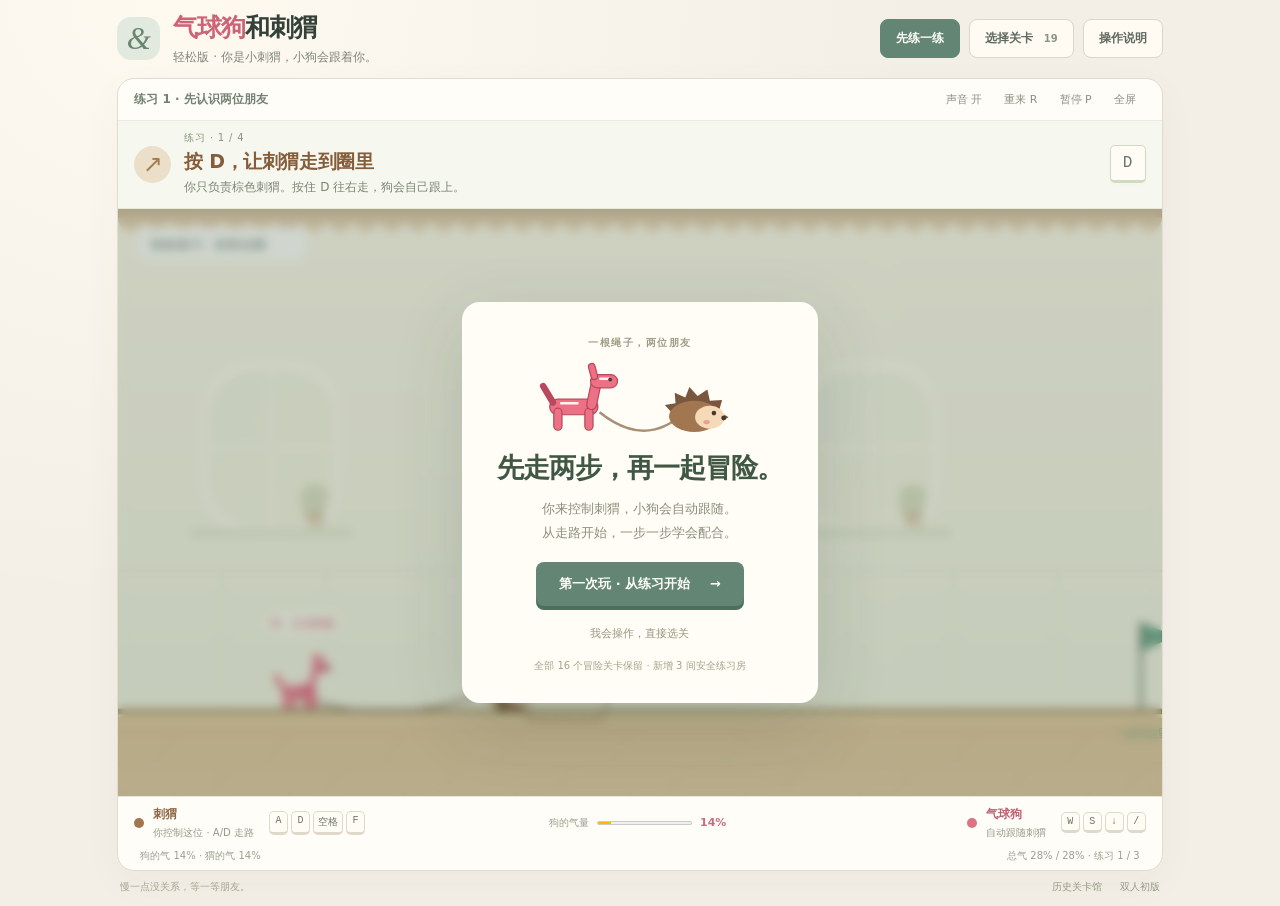
<file: archive/solo-easy-three-air-keys.html>
<!doctype html>
<html lang="zh-CN" data-theme="light">
<head>
<meta charset="utf-8">
<meta name="viewport" content="width=device-width, initial-scale=1, viewport-fit=cover">
<meta name="theme-color" content="#f7f1ec">
<title>气球狗和刺猬 · 房间冒险</title>
<style>
:root{color-scheme:light;--bg:#f3eee6;--paper:#fffdf8;--ink:#344139;--muted:#7d8479;--line:#deded0;--pink:#dc667d;--brown:#8c6243;--green:#5f8875;--font:system-ui,-apple-system,"Microsoft YaHei","PingFang SC",sans-serif}
*{box-sizing:border-box}body{margin:0;padding:25px 28px 18px;background:radial-gradient(ellipse at 14% 0,#fffaf0 0,transparent 48%),var(--bg);color:var(--ink);font-family:var(--font)}button,a{ -webkit-tap-highlight-color:transparent}button{font:inherit;cursor:pointer;touch-action:manipulation}button,a{transition:background .18s,box-shadow .18s,transform .18s,color .18s}button:active{transform:translateY(1px)}button:focus-visible,a:focus-visible{outline:3px solid #8bad9b;outline-offset:4px}[hidden]{display:none!important}.wrap{max-width:1280px;margin:auto}.heading{display:flex;align-items:center;justify-content:space-between;gap:22px;margin-bottom:22px}.brand{display:flex;align-items:center;gap:13px;color:inherit;text-decoration:none}.brand-mark{width:43px;height:43px;display:grid;place-items:center;background:#e2eadf;color:#67856f;border-radius:14px;font:italic 31px Georgia,serif}.heading h1{margin:0;font-size:25px;letter-spacing:-1px;line-height:1.3;font-weight:800}.heading h1 span{color:#cc6478}.heading p{font-size:12px;color:var(--muted);margin:4px 0 0}.main-tools{display:flex;align-items:center;gap:9px}.main-tools button{border:1px solid #d4d9cb;background:#fffaf2;padding:10px 15px;border-radius:8px;color:#5e6a5f;font-size:12px;font-weight:600}.main-tools button:hover{background:#e6edde}.main-tools button:first-child{background:#628574;color:#fffef9;border-color:#628574}.main-tools button:first-child:hover{background:#4f7462}.main-tools span{display:inline-block;margin-left:7px;font-size:10px;color:#8b9486}.play-area{background:#fffdf8;border:1px solid #e0ddcf;border-radius:17px;box-shadow:0 12px 42px #62563b09;overflow:hidden}.roomline{display:flex;align-items:center;justify-content:space-between;gap:12px;padding:11px 20px;border-bottom:1px solid #ecebdf}.roomline>span{font-size:12px;font-weight:650;color:#728271}.tools{display:flex;align-items:center;gap:2px}.tools button{border:0;border-radius:5px;padding:6px 10px;background:transparent;color:#8b9084;font-size:11px}.tools button:hover{background:#eef0e5;color:#526c58}.mission{display:flex;align-items:center;gap:13px;min-height:96px;padding:15px 23px 17px;background:#f6f8ef;border-bottom:1px solid #e5e9d9}.mission-mark{align-self:center;width:37px;height:37px;border-radius:50%;background:#e0e9d8;color:#668764;display:grid;place-items:center;font-size:24px}.mission-copy{flex:1;min-width:0}.mission-copy>span{display:block;font-size:10px;letter-spacing:.08em;color:#87967a;margin-bottom:4px}.mission h2{margin:0 0 5px;font-size:19px;font-weight:750;letter-spacing:-.4px;color:#405f4c;line-height:1.3}.mission p{margin:0;color:#7b8573;font-size:12px;line-height:1.65}.mission[data-who=dog]{background:#fff4f1;border-color:#f2e2dc}.mission[data-who=dog] h2{color:#ae5869}.mission[data-who=dog] .mission-mark{background:#f6dfe1;color:#bd6175}.mission[data-who=dog] .mission-copy>span{color:#c38d95}.mission[data-who=hog] h2{color:#855d3b}.mission[data-who=hog] .mission-mark{background:#ecdfca;color:#a47e4d}.mission-keys{display:flex;gap:5px;flex-shrink:0}kbd{display:inline-block;min-width:25px;padding:4px 6px;background:#fffcf5;border:1px solid #dfd9c9;border-bottom-width:3px;border-radius:5px;color:#6c7567;font:12px ui-monospace,Consolas,monospace;text-align:center}.mission-keys kbd{min-width:36px;padding:8px 10px;font-size:16px;border-color:#d1d9c1;box-shadow:0 2px 4px #79723a05}.stage{position:relative;aspect-ratio:16/9;max-height:calc(100svh - 285px);min-height:300px;overflow:hidden;background:#f8f2e5;outline:none}canvas{display:block;width:100%;height:100%;touch-action:none}.stage:fullscreen{max-height:none;width:100vw;height:100vh;background:#f8f2e5}.stage:fullscreen canvas{object-fit:contain}.overlay{position:absolute;inset:0;display:flex;align-items:center;justify-content:center;background:#4257433d;backdrop-filter:blur(5px);z-index:4}.card{text-align:center;max-width:min(460px,91%);padding:28px 34px;border:1px solid #ffffffbc;border-radius:18px;background:#fffdf6;box-shadow:0 20px 70px #273b2d26}.kicker{font-size:10px;letter-spacing:.15em;color:#9b9b85;font-weight:650}.card h2{font-size:27px;letter-spacing:-1px;line-height:1.3;margin:10px 0 12px;color:#405744}.card p{font-size:13px;color:#8b8e7b;line-height:1.8;margin:0 0 18px}.card .small{font-size:10px;color:#a4a28b;margin:14px 0 0;line-height:1.6}.welcome-friends{width:245px;max-width:80%;margin:10px auto 14px}.welcome-friends svg{display:block;width:100%}.primary{border:0;border-radius:8px;background:#628574;color:#fffef9;font-size:13px;font-weight:650;padding:13px 23px;box-shadow:0 4px 0 #4c705d}.primary:hover{background:#4f7662}.primary span{margin-left:15px}.text-button{display:block;margin:17px auto 0;border:0;background:transparent;color:#949780;font-size:11px;padding:3px}.text-button:hover{color:#526a50}.companions{display:grid;grid-template-columns:1fr auto 1fr;align-items:center;gap:20px;padding:13px 22px;border-top:1px solid #e8e6d9;background:#fffdf8}.companion{display:flex;align-items:center;gap:9px}.companion-dot{width:10px;height:10px;border-radius:50%;background:#a07750}.companion.dog .companion-dot{background:#dc7285}.companion strong{display:block;font-size:12px;color:#8c6846;margin-bottom:3px}.companion.dog strong{color:#bd6174}.companion div>span{display:block;font-size:10px;color:#979988;max-width:190px;white-space:nowrap;overflow:hidden;text-overflow:ellipsis}.companion.dog{justify-self:end}.compact-keys{display:flex;gap:3px;margin-left:6px}.compact-keys kbd{font-size:10px;min-width:19px;padding:3px 4px}.air{display:flex;align-items:center;gap:8px;font-size:10px;color:#9a9f8b}.air meter{width:95px;height:9px;accent-color:#d9798a}.air strong{color:#c86b80;min-width:31px;font-size:11px;font-variant-numeric:tabular-nums}.status{display:flex;justify-content:space-between;gap:15px;font-size:10px;color:#9ba08f;padding:0 22px 10px}.status span:first-child{overflow:hidden;white-space:nowrap;text-overflow:ellipsis;max-width:70%}.status span:last-child{white-space:nowrap}.touch{display:none;grid-template-columns:repeat(6,1fr);gap:6px;padding:10px 14px;background:#f5f6ed}.touch button{border:1px solid #dddccc;border-radius:7px;background:#fffdf6;color:#7d816b;padding:11px 3px;font-size:11px;user-select:none;touch-action:none}.touch button.active{background:#dae7d4;border-color:#7b9b76}.help-panel{border-radius:12px;background:#ebeede;padding:22px 25px;margin-top:14px}.help-panel h2{font-size:16px;color:#5b7355;margin:0 0 12px}.help-grid{display:grid;grid-template-columns:repeat(3,1fr);gap:20px;font-size:12px;color:#879078;line-height:1.85}.help-grid b{color:#6c7c5d}.help-grid p{margin:0}.help-note{color:#9b9f88;font-size:11px;line-height:1.8;margin:14px 0 0}footer{display:flex;gap:18px;padding:13px 3px 0;color:#a2a592;font-size:10px}footer span{margin-right:auto}footer a{color:#919b83;text-decoration:none}footer a:hover{text-decoration:underline}.level-panel{position:fixed;z-index:10;background:#314b3a62;padding:25px}.level-sheet{width:min(740px,100%);max-height:85svh;overflow:auto;padding:28px;background:#fffdf5;border:1px solid #fffef6;border-radius:16px;box-shadow:0 20px 80px #233f3929}.sheet-title{display:flex;justify-content:space-between;align-items:center}.sheet-title h2{margin:5px 0 20px;font-size:28px;letter-spacing:-1px}.sheet-title>button{background:#f1f2e7;border:0;border-radius:50%;width:30px;height:30px;color:#919b83;font-size:23px}.chapters{display:flex;gap:7px;margin-bottom:17px}.chapters button{border:1px solid #dfe4d3;background:#f7f8ef;border-radius:8px;color:#829174;padding:9px 12px;font-size:12px}.chapters button[aria-pressed=true]{background:#607f67;color:#fffdf3;border-color:#607f67}.chapters span{margin-left:6px;opacity:.65;font-size:10px}.levels{display:grid;grid-template-columns:repeat(2,minmax(0,1fr));gap:9px}.levels button{position:relative;text-align:left;border:1px solid #e6e4d8;border-radius:9px;padding:15px 30px 15px 14px;background:#fffef8;color:#7d896f;font-size:12px;line-height:1.5}.levels button:hover{background:#eef2e3;border-color:#c5d5b7}.levels button[aria-pressed=true]{border-color:#8ba97e;background:#edf3e4;color:#54734e}.levels button[data-complete=true]:after{content:'✓';position:absolute;right:13px;top:15px;color:#7c9a69}.level-note{font-size:11px;line-height:1.9;color:#a3a68f;margin:17px 0 0}.level-note a{float:right;color:#829373}
@media(min-width:1600px){.wrap{max-width:1360px}.stage{max-height:760px}}@media(max-width:900px){body{padding:16px 15px}.heading{margin-bottom:15px}.heading h1{font-size:22px}.main-tools button{padding:9px 10px;font-size:11px}.compact-keys{display:none}.companions{gap:10px}.mission{padding:13px 16px;min-height:92px}.mission h2{font-size:17px}.mission p{font-size:11px}.mission-keys kbd{font-size:14px;min-width:30px;padding:7px}.stage{min-height:280px}}
@media(max-width:620px){body{padding:12px 9px}.heading{gap:8px;align-items:flex-start}.brand-mark{width:32px;height:32px;font-size:23px;border-radius:10px}.brand{gap:8px}.heading h1{font-size:20px}.heading p{font-size:10px}.main-tools{gap:5px;flex-wrap:wrap;justify-content:flex-end}.main-tools button{padding:7px;font-size:10px}.main-tools button:last-child{display:none}.roomline{padding:8px 12px}.roomline>span{max-width:50%;overflow:hidden;white-space:nowrap;text-overflow:ellipsis;font-size:10px}.tools button{padding:6px;font-size:10px}.mission{position:relative;gap:9px;padding:12px;min-height:100px;align-items:flex-start}.mission-mark{display:none}.mission h2{font-size:16px;max-width:calc(100% - 35px)}.mission-copy>span{font-size:9px}.mission p{font-size:11px;line-height:1.65;padding-right:3px}.mission-keys{max-width:110px;flex-wrap:wrap;justify-content:flex-end;gap:3px}.mission-keys kbd{min-width:25px;padding:4px;font-size:12px}.stage{min-height:230px;max-height:none;aspect-ratio:16/10}.companions{padding:10px 12px;grid-template-columns:1fr 1fr}.companion-dot{width:8px;height:8px}.companion strong{font-size:11px}.companion div>span{font-size:9px;max-width:130px}.air{order:3;grid-column:1/-1;justify-content:center;font-size:9px;padding-top:2px}.air meter{width:130px}.status{font-size:9px;padding:0 12px 8px}.status span:first-child{max-width:70%}.status span:last-child{max-width:40%;overflow:hidden;text-overflow:ellipsis}.touch{display:grid;grid-template-columns:repeat(4,1fr)}.help-grid{grid-template-columns:1fr;gap:14px}.level-sheet{padding:20px}.chapters button{padding:8px;font-size:11px}.chapters span{display:none}.levels{grid-template-columns:1fr}.card{padding:20px;max-width:90%}.welcome-friends{width:160px;margin:3px auto 8px}.card h2{font-size:22px;margin:6px 0}.card p{font-size:11px;line-height:1.7;margin:0 0 12px}.card .small{display:none}.primary{padding:10px 17px;font-size:12px}.text-button{margin-top:12px}.level-note a{float:none;display:block}footer{gap:11px;font-size:9px}.help-panel{padding:19px}.overlay{backdrop-filter:blur(3px)}}
@media(pointer:coarse){.touch{display:grid}}@media(prefers-reduced-motion:reduce){*{transition:none!important;scroll-behavior:auto!important}}

/* Keep the drawing surface at its true aspect ratio; never crop the floor. */
.stage{aspect-ratio:16/9;max-height:none;min-height:0}

@media(min-width:700px) and (min-height:600px){body{padding:12px 20px}.wrap{max-width:min(1280px,calc((100dvh - 312px)*16/9))}.heading{margin-bottom:12px}.mission{min-height:82px;padding:10px 16px}.roomline{padding:7px 16px}.companions{padding:9px 16px}.status{padding-bottom:7px}footer{padding-top:9px}}

@media(max-width:620px){.main-tools button:last-child{display:inline-block}.stage>.overlay{position:fixed;inset:0;z-index:8}.stage>.overlay .card{max-width:calc(100vw - 32px);max-height:calc(100dvh - 32px);overflow:auto}}

</style>
</head>
<body><main class="wrap">
<header class="heading"><a class="brand" href="../index.html"><span class="brand-mark">&amp;</span><div><h1><span>气球狗</span>和刺猬</h1><p>轻松版 · 你是小刺猬，小狗会跟着你。</p></div></a><nav class="main-tools" aria-label="游戏菜单"><button id="practiceBtn">先练一练</button><button id="levelMenu">选择关卡 <span>19</span></button><button id="helpBtn" aria-label="查看操作说明">操作说明</button></nav></header>
<section class="play-area" aria-label="游戏">
<div class="roomline"><span id="roomName">准备一起出发</span><div class="tools"><button id="soundBtn" aria-pressed="true">声音 开</button><button id="restartBtn">重来 R</button><button id="pauseBtn">暂停 P</button><button id="focusBtn">全屏</button></div></div>
<div class="mission" id="mission" data-who="pair"><div class="mission-mark" aria-hidden="true">↗</div><div class="mission-copy"><span id="missionStep">一次只学一步</span><h2 id="missionTitle">先认识两位朋友</h2><p id="missionAction">点击开始，在没有危险的练习房里熟悉操作。</p></div><div id="missionKeys" class="mission-keys"></div></div>
<div class="stage" id="stage" tabindex="0" aria-label="A D 移动刺猬，空格跳，Shift 滚，F 操作；W 给狗气，S 放气，向下键倒灌，斜杠派狗操作，0 收绳">
<canvas id="game" aria-label="气球狗和刺猬单人游戏画面"></canvas>
<div class="overlay" id="start"><div class="card welcome"><span class="kicker">一根绳子，两位朋友</span><div class="welcome-friends" aria-hidden="true"><svg viewBox="0 0 280 94"><path d="M90 64Q145 108 192 66" fill="none" stroke="#a89078" stroke-width="3"/><g fill="#ed7184" stroke="#b7485d" stroke-width="1.5"><rect x="29" y="48" width="59" height="19" rx="10"/><rect x="34" y="59" width="10" height="27" rx="5"/><rect x="72" y="59" width="10" height="27" rx="5"/><rect x="77" y="24" width="12" height="37" rx="6" transform="rotate(12 83 42)"/><rect x="79" y="18" width="33" height="16" rx="8"/><rect x="78" y="4" width="8" height="20" rx="4" transform="rotate(-15 82 14)"/><path d="M33 52L21 32" stroke-width="8" stroke-linecap="round"/></g><path d="M43 53h20M91 23h10" stroke="#fff5ee" stroke-width="3" stroke-linecap="round"/><circle cx="103" cy="24" r="2.4" fill="#4d3b38"/><path d="M177 63l-7-8 13-2-1-13 13 6 5-13 10 11 12-8 3 14 15-1-4 14 12 7-13 7-54 2z" fill="#79563e"/><ellipse cx="206" cy="69" rx="31" ry="19" fill="#a27650"/><ellipse cx="225" cy="70" rx="18" ry="14" fill="#f4dab7"/><circle cx="230" cy="65" r="2.8" fill="#463732"/><circle cx="242" cy="71" r="3" fill="#463732"/><ellipse cx="221" cy="76" rx="4" ry="2.5" fill="#e99e99"/></svg></div><h2>先走两步，再一起冒险。</h2><p>你来控制刺猬，小狗会自动跟随。<br>从走路开始，一步一步学会配合。</p><button class="primary" id="startBtn">第一次玩 · 从练习开始 <span>→</span></button><button class="text-button" id="chooseStart">我会操作，直接选关</button><p class="small">全部 16 个冒险关卡保留 · 新增 3 间安全练习房</p></div></div>
<div class="overlay" id="paused" hidden><div class="card"><span class="kicker">等一等朋友</span><h2>歇一下，再出发。</h2><p>按 P / Esc，或点击下面的按钮继续。</p><button class="primary" id="resumeBtn">继续同行</button></div></div>
<div class="overlay" id="win" hidden><div class="card"><span class="kicker">一根绳子，两位朋友</span><h2 id="winTitle">两位都到了</h2><p id="winBody"></p><button class="primary" id="nextBtn">下一关 →</button><p class="small" id="winNext">Enter 下一关 · R 再试一次</p></div></div>
</div>
<div class="companions"><div class="companion hog"><span class="companion-dot"></span><div><strong>刺猬</strong><span id="hogState">稳稳走，别碰到狗</span></div><div class="compact-keys"><kbd>A</kbd><kbd>D</kbd><kbd>空格</kbd><kbd>F</kbd></div></div><div class="air"><span>狗的气量</span><meter id="airMeter" min="0" max="1" low=".32" high=".90" optimum=".78" value=".12"></meter><strong id="airText">12%</strong></div><div class="companion dog"><span class="companion-dot"></span><div><strong>气球狗</strong><span id="dogState">小小的，可以走</span></div><div class="compact-keys"><kbd>W</kbd><kbd>S</kbd><kbd>↓</kbd><kbd>/</kbd></div></div></div>
<div class="status" id="status" role="status" aria-live="off"><span id="stateText">准备出发</span><span id="saveText">两位一直连着绳子</span></div>
<div class="touch" aria-label="单人操作"><button data-code="KeyA">A 左走</button><button data-code="KeyD">D 右走</button><button data-code="Space">空格 跳</button><button data-code="ShiftLeft">Shift 滚</button><button data-code="KeyW">W 给狗气</button><button data-code="KeyS">S 放气</button><button data-code="ArrowDown">↓ 狗还气</button><button data-code="Digit0">0 收绳</button><button data-code="KeyF">F 刺猬操作</button><button data-code="Slash">/ 让狗帮忙</button></div>
</section>
<aside class="help-panel" id="helpPanel" hidden><h2>先记住：你控制刺猬，小狗自动跟随</h2><div class="help-grid"><p><b>让刺猬动起来</b><br>A 向左，D 向右，空格跳。<br>按住 Shift 再走，就会缩成球滚动；F 操作身边的物品。</p><p><b>给小狗分气</b><br>W 给狗充气，S 放气。<br>↓ 用狗的气鼓大刺猬；0 按住收绳，松开放长。</p><p><b>需要狗帮忙时</b><br>按 / 派狗按按钮或贴墙，按住 / 做高处作业。<br>有苹果时狗会自动上座；再按 / 让它下来。</p></div><p class="help-note">复杂地形需要微调狗的位置时，可用 ← / →，↑ 让狗跳；普通走路不用管狗。经典篇 E 切换长短绳。R 重来，P 暂停。</p></aside>
<footer><span>慢一点没关系，等一等朋友。</span><a href="index.html">历史关卡馆</a><a href="../duo.html">双人初版</a></footer>
<div class="level-panel overlay" id="levelPanel" hidden><section class="level-sheet" aria-label="选择关卡"><div class="sheet-title"><div><span class="kicker">每一间房，都留着</span><h2>想去哪里？</h2></div><button id="closeLevels" aria-label="关闭关卡选择">×</button></div><div class="chapters"><button id="practiceChapter" aria-pressed="true">先练一练 <span>3 间</span></button><button id="classicChapter">经典篇 <span>01–08</span></button><button id="memoChapter">房间篇 <span>09–16</span></button></div><nav class="levels" id="levels" aria-label="选关"></nav><p class="level-note">全部 19 关均为轻松版；原难度保存在历史关卡馆。<a href="index.html">查看全部历史版本 →</a></p></section></div>
</main>
<script>
(()=>{
const cv=document.getElementById('game'),c=cv.getContext('2d');
const stageEl=document.getElementById('stage'),startEl=document.getElementById('start'),winEl=document.getElementById('win'),pauseEl=document.getElementById('paused');
const winTitle=document.getElementById('winTitle'),winBody=document.getElementById('winBody'),winNext=document.getElementById('winNext'),levelsEl=document.getElementById('levels');
const airMeter=document.getElementById('airMeter'),airText=document.getElementById('airText'),stateText=document.getElementById('stateText'),saveText=document.getElementById('saveText');
const W=960,H=540,G=1000,K=3.2,MD=1,MH=1.25,ROPE=300,NAILS=26,DOGC='#ed646b';
const FONT=n=>`${n}px "Microsoft YaHei","PingFang SC",sans-serif`;
const clamp=(v,a,b)=>Math.max(a,Math.min(b,v));
const approach=(v,t,s)=>v<t?Math.min(t,v+s):Math.max(t,v-s);
const inRect=(x,y,r)=>x>r.x&&x<r.x+r.w&&y>r.y&&y<r.y+r.h;
const LEVELS=[
 {name:'默契不用换人',width:1320,softSky:true,tip:'你始终控制刺猬。F 叫狗去粉色机关，再按 F 叫它回来。',
  solids:[{x:-200,y:460,w:1720,h:300},{x:460,y:NAILS,w:130,h:416-NAILS}],
  switches:[{id:'paw',type:'dogDock',x:390,y:270,letter:'A',label:'狗留守'},
   {id:'pin',type:'hogRoll',x:620,y:460,w:72,letter:'B',label:'滚压接管',requires:['paw']}],
  gates:[{x:510,y:NAILS,w:28,h:434,rule:{any:['paw','pin']},label:'狗开门 · 刺猬接管'}],
  dogX:150,hogX:250,dogAir:.12,checkpoints:[{x:820,dogX:735,air:0,requires:['pin']}],goal:{x:1180,y:380,w:100,h:80,requires:['pin']},
  zones:[{x:0,title:'01 两位朋友，一套操作',hint:'W 充到约一半，F 叫狗上去；A / D 始终移动刺猬。'},
   {x:440,title:'02 它留守，你接力',hint:'狗留在 A。Shift 滚压 B，就能固定这扇门。'},
   {x:700,title:'03 叫回来，一起走',hint:'F 叫狗回来，S 放扁后从梁下穿过。'}]},
 {name:'借一阵风',width:1840,tip:'先用滚动打开风道，再把浮力、风和喷气接在一起。',
  solids:[{x:-200,y:460,w:1060,h:300},{x:1170,y:420,w:920,h:340},{x:1480,y:NAILS,w:160,h:392-NAILS}],
  walls:[{x:1560,y:NAILS,w:28,h:420-NAILS}],beds:[{x:590,w:240,base:460,h:126}],
  switches:[{id:'fan',type:'hogRoll',x:350,y:460,w:70,letter:'A',label:'滚开送风'}],
  fans:[{x:450,y:90,w:430,h:370,dx:0,dy:-1,p:620,rule:'fan'}, {x:830,y:80,w:410,h:380,dx:1,dy:-.5,p:620,rule:'fan'}],
  dogX:100,hogX:200,dogAir:.12,checkpoints:[{x:440,dogX:355,air:.12,requires:['fan']},{x:1360,dogX:1275,air:0}],
  goal:{x:1710,y:340,w:100,h:80,requires:['fan']},
  zones:[{x:0,title:'01 先开风，再起飞',hint:'滚压 A。W 充气，等两位都离地，再越过刺丛。'},
   {x:460,title:'02 顺风不必充到满',hint:'风也提供浮力。气量太大就 S，空中 Shift 可以加速。'},
   {x:850,title:'03 把风接到对岸',hint:'收短绳让两位靠拢，接住横风跨过缺口。'},
   {x:1320,title:'04 飞完还要低头',hint:'落地放光气，缩球穿过矮洞，把气球墙滚开。'}]},
 {name:'高窗快递',width:1500,tip:'狗走高处的窄风道，刺猬在下面等。充气能上去，放扁才能穿过去。',
  solids:[{x:-200,y:460,w:1900,h:300},{x:520,y:NAILS,w:190,h:150},{x:520,y:202,w:190,h:42}],
  switches:[{id:'window',type:'dogDock',x:790,y:188,letter:'A',label:'高窗里的爪印',flatOK:true,waypoints:[{x:475,y:188},{x:750,y:188}]},
   {id:'pin',type:'hogRoll',x:940,y:460,w:70,letter:'B',label:'下面接管',requires:['window']}],
  gates:[{x:930,y:NAILS,w:28,h:434,rule:{any:['window','pin']},label:'高窗接通'}],
  fans:[{x:430,y:145,w:430,h:110,dx:1,dy:0,p:250,ductY:188}],
  dogX:280,hogX:380,dogAir:.12,checkpoints:[{x:1170,dogX:1085,air:0,requires:['pin']}],goal:{x:1370,y:380,w:100,h:80,requires:['pin']},
  zones:[{x:0,title:'01 两条路，一个目标',hint:'走到窗下。W 充气后 F 叫狗走高路，刺猬在下面跟进。'},
   {x:510,title:'02 高处也得放扁',hint:'狗被窗沿挡住时，按 S 放光气。风管会托住扁扁的狗。'},
   {x:800,title:'03 上面按，下面滚',hint:'保持长绳，去 B 滚压接管，再 F 叫狗回来。'}]},
 {name:'一根绳的距离',width:2340,tip:'横梁会挡住气管。绳子绕梁走，长短绳决定两位能走哪条路线。',
  solids:[{x:-200,y:460,w:2740,h:300}],
  bars:[{x:540,y:224,w:150},{x:1010,y:118,w:210},{x:1680,y:250,w:150}],
  ropeBeams:[{x:540,y:224,w:150,h:8},{x:1010,y:118,w:210,h:8},{x:1680,y:250,w:150,h:8}],
  beds:[{x:1400,w:130,base:460,h:110}],
  switches:[{id:'high',type:'dogDock',x:740,y:175,letter:'A',label:'梁上的电源',waypoints:[{x:485,y:160}]},
   {id:'pin',type:'hogRoll',x:805,y:460,w:60,letter:'B',label:'梁下接管',requires:['high']}],
  gates:[{x:900,y:NAILS,w:24,h:434,rule:{any:['high','pin']},label:'绕梁接力'}],
  dogX:180,hogX:280,dogAir:.12,checkpoints:[{x:970,dogX:885,air:.12,requires:['pin']},{x:1950,dogX:1865,air:0}],goal:{x:2210,y:380,w:100,h:80,requires:['pin']},
  zones:[{x:0,title:'01 它在梁上，你在梁下',hint:'长绳、半气、F。狗从梁上去 A，你从梁下接近 B。'},
   {x:520,title:'02 线会绕过横梁',hint:'气管不会穿梁。先留够绳长，去铜盘接管电源。'},
   {x:930,title:'03 收下来，躲吊刺',hint:'F 叫狗回来。下一根梁下面有刺：E 收短绳，把狗拉低。'},
   {x:1280,title:'04 又该靠近一起飞',hint:'短绳、充气越过刺丛；再放长绳，让狗从最后的梁上走。'}]},
 {name:'热风与冷库',width:2090,tip:'热灯会涨气，冷库会缩气。环境也会改变同一根绳上的平衡。',
  solids:[{x:-200,y:460,w:2490,h:300},{x:1740,y:NAILS,w:150,h:432-NAILS}],
  beds:[{x:570,w:230,base:460,h:124},{x:1170,w:240,base:460,h:124}],
  heat:[{x:440,y:NAILS,w:420,h:434,k:.13},{x:1050,y:NAILS,w:460,h:434,k:-.10}],
  fans:[{x:500,y:100,w:340,h:350,dx:.3,dy:-1,p:260},{x:1160,y:100,w:270,h:350,dx:-.8,dy:0,p:300}],
  dogX:100,hogX:200,dogAir:.12,checkpoints:[{x:390,dogX:305,air:.4},{x:960,dogX:875,air:.4},{x:1630,dogX:1545,air:0}],goal:{x:1960,y:380,w:100,h:80},
  zones:[{x:0,title:'01 把气留给天气',hint:'热区会继续膨胀。先准备好浮力，再进入花园。'},
   {x:440,title:'02 越热，越要懂得放手',hint:'热风会帮你升高，也会把狗撑爆。S 放气、短绳越过刺丛。'},
   {x:920,title:'03 冷会偷走刚才的浮力',hint:'蓝色区域持续缩气，还有逆风；W 补气，Shift 喷气抵住它。'},
   {x:1560,title:'04 留下能钻出去的体型',hint:'落地，S 放扁狗、Shift 缩球，从最后的矮缝出去。'}]},
 {name:'这次把气借给她',width:1860,softSky:true,tip:'空闲时长按 F，狗把气倒灌给刺猬。变大能压重机关、撞厚墙；S 把气还给狗。',
  solids:[{x:-200,y:460,w:2260,h:300},{x:1360,y:NAILS,w:150,h:432-NAILS}],
  walls:[{x:1140,y:NAILS,w:40,h:434,heavy:true}],
  switches:[{id:'weight',type:'hogWeight',x:560,y:460,w:110,letter:'A',label:'大刺猬压机',minBloat:.65}],
  gates:[{x:810,y:NAILS,w:28,h:434,rule:'weight',label:'体重达到才开门'}],
  dogX:150,hogX:250,dogAir:.12,checkpoints:[{x:750,dogX:650,air:.12,requires:['weight']}],goal:{x:1730,y:380,w:100,h:80,requires:['weight']},
  zones:[{x:0,title:'01 大小，是两位共享的',hint:'先 W 储气，再长按 F 倒灌。松开 F 后，刺猬保留体型。'},
   {x:480,title:'02 重量也能开路',hint:'体型条超过 65%，留在铜色压机上 1 秒。'},
   {x:860,title:'03 大滚球撞厚墙',hint:'厚墙需要巨大刺猬滚动撞开。变大后更重，走得也更慢。'},
   {x:1230,title:'04 变大不是永远更好',hint:'S 先把气还给狗，再放光狗的气。两位缩小后才能钻出去。'}]},
 {name:'风向也要接力',width:1940,tip:'狗启动限时顺风，刺猬去反锁；回来时，还要把高处的狗接下来。',
  solids:[{x:-200,y:460,w:2140,h:300},{x:1040,y:NAILS,w:150,h:432-NAILS}],
  beds:[{x:620,w:245,base:460,h:130}],
  switches:[{id:'timer',type:'dogTap',x:490,y:265,letter:'A',label:'顺风 12 秒',duration:12,lockBy:'pin'},
   {id:'pin',type:'hogRoll',x:1100,y:460,w:65,letter:'B',label:'钻洞反锁',requires:['timer']},
   {id:'exit',type:'dogTap',x:1430,y:240,letter:'C',label:'高处的最后一棒',requires:['pin']}],
  gates:[{x:960,y:NAILS,w:26,h:434,rule:{any:['timer','pin']},label:'顺风倒计时'}, {x:1620,y:NAILS,w:26,h:434,rule:{all:['pin','exit']},label:'两位都得接力'}],
  fans:[{x:520,y:100,w:430,h:350,dx:1,dy:-.65,p:540,rule:{any:['timer','pin']}}],heat:[{x:730,y:NAILS,w:180,h:434,k:-.07}],
  dogX:180,hogX:280,dogAir:.12,checkpoints:[{x:1280,dogX:1195,air:0,requires:['pin']}],goal:{x:1810,y:380,w:100,h:80,requires:['pin','exit']},
  zones:[{x:0,title:'01 先布置，再发令',hint:'走近 A，充气后 F。计时从狗真正按到按钮时开始。'},
   {x:520,title:'02 把顺风变成你的速度',hint:'短绳、合适的气量，利用风和喷气越过刺丛。'},
   {x:920,title:'03 飞完立刻钻',hint:'S 放气，Shift 滚进矮洞，在归零前压下 B。'},
   {x:1230,title:'04 手不换，分工在换',hint:'放长绳、充气，F 让狗去 C。你仍控制刺猬。'}]},
 {name:'把所有默契接起来',width:3140,tip:'高窗、风、温差、横梁、重量：这次要自己选择谁大、谁小，谁先走。',
  solids:[{x:-200,y:460,w:1700,h:300},{x:1760,y:420,w:1620,h:340},{x:500,y:NAILS,w:160,h:150},{x:500,y:202,w:160,h:42},{x:2700,y:NAILS,w:140,h:392-NAILS}],
  bars:[{x:2080,y:214,w:150}],ropeBeams:[{x:2080,y:214,w:150,h:8}],
  walls:[{x:2520,y:NAILS,w:40,h:420-NAILS,heavy:true}],beds:[{x:1120,w:220,base:460,h:120}],
  fans:[{x:410,y:145,w:410,h:110,dx:1,dy:0,p:250,ductY:188},{x:1090,y:90,w:700,h:370,dx:.6,dy:-.7,p:490,rule:'pin'}],
  heat:[{x:1000,y:NAILS,w:300,h:434,k:.07},{x:1480,y:NAILS,w:320,h:434,k:-.1}],
  switches:[{id:'window',type:'dogDock',x:740,y:188,letter:'A',label:'高窗送电',flatOK:true,waypoints:[{x:455,y:188},{x:700,y:188}]},
   {id:'pin',type:'hogRoll',x:880,y:460,w:65,letter:'B',label:'下面接管',requires:['window']},
   {id:'final',type:'hogWeight',x:2360,y:420,w:90,letter:'C',label:'重压最后的锁',minBloat:.65},
   {id:'reunion',type:'dogDock',x:2960,y:235,letter:'D',label:'轻压气阀',minAir:.45,maxAir:.68,requires:['pin','final']},
   {id:'end',type:'hogPlate',x:3030,y:420,w:80,letter:'E',label:'一起留到最后'}],
  charges:[{id:'together',all:['reunion','end'],duration:2.4,label:'D + E 同时到场',requires:['pin','final']}],
  gates:[{x:980,y:NAILS,w:26,h:434,rule:{any:['window','pin']},label:'高窗接力'}, {x:2920,y:NAILS,w:26,h:394,rule:'final',label:'重量的最后一棒'}],
  dogX:240,hogX:340,dogAir:.12,checkpoints:[{x:1030,dogX:945,air:.4,requires:['pin']},{x:1910,dogX:1825,air:.12}],goal:{x:3010,y:340,w:100,h:80,pair:'together',requires:['pin','final']},
  zones:[{x:0,title:'01 先让它去高处',hint:'狗上高窗、放扁穿过。你在下面滚压 B，接管后 F 叫回来。'},
   {x:1000,title:'02 风和温差一起来',hint:'先过刺丛，再跨缺口。热区少充，冷区补气，别忘了绳长。'},
   {x:1840,title:'03 横梁也是路线的一部分',hint:'狗从梁上走，刺猬从梁下走，长绳会绕过梁角。'},
   {x:2260,title:'04 把浮力换成重量',hint:'安全地面上长按 F 倒灌，压下 C，再把厚墙滚开。'},
   {x:2630,title:'05 最后一次，把气还给它',hint:'S 还气、放扁，缩球过矮洞。终点还要两位一起留守。'},
   {x:2890,title:'06 该在一起的时候',hint:'狗留在 D，气量 45%–68%；你站在 E，同时保持 2.4 秒。'}]},
];
// Append-only chapter. The eight original adventure rooms stay in levels.js.
LEVELS.push(
 {name:'客厅 · 苹果座位',memo:true,world:'living',kind:'省气 / 搬运',width:1420,softSky:true,budget:.24,dogGas:.16,dogX:150,hogX:250,
  solids:[{x:-200,y:460,w:1820,h:300},{x:500,y:26,w:620,h:280}],
  apples:[{x:340,y:447}],nailBeds:[{x:570,y:449,w:530,h:11}],pumps:[{x:205,y:460,cap:.24}],
  heat:[{x:500,y:26,w:620,h:325,temp:1.7,k:0}],checkpoints:[],goal:{x:1270,y:380,w:110,h:80},
  zones:[{x:0,title:'09 这一屋的气，不够飞',hint:'A/D 走刺猬，Shift 滚过苹果。停稳以后，狗会自动跟过来坐上苹果。'},
   {x:430,title:'苹果只保护座位那一点',hint:'狗坐好后刺猬慢慢走。跳跃或重新缩球会掉苹果，图钉只扎狗。'},
   {x:1100,title:'一起从客厅出去',hint:'两只仍连着气管；苹果能载狗，不能保护旁边的刺。'}]},
 {name:'书房 · 拧掉热灯泡',memo:true,world:'study',kind:'低气 / 高空作业',width:1450,softSky:true,budget:.25,dogGas:.14,dogX:130,hogX:220,
  solids:[{x:-200,y:460,w:1850,h:300},{x:1000,y:26,w:160,h:406}],
  apples:[{x:310,y:447},{x:352,y:447},{x:394,y:447}],pumps:[{x:180,y:460,cap:.25}],
  objects:[{id:'lamp',type:'lamp',x:760,y:334,apples:3,duration:1.3,label:'拧掉热灯泡'}],
  heat:[{x:610,y:26,w:300,h:370,temp:1.8,k:0,until:'lamp'}],
  gates:[{x:915,y:26,w:26,h:434,rule:'lamp',label:'灯泡还没拧掉'}],checkpoints:[],goal:{x:1320,y:380,w:100,h:80,requires:['lamp']},
  zones:[{x:0,title:'10 飞不起来，就搭高一点',hint:'Shift 连续滚过三个苹果，松开后留住它们。狗靠近就会自动坐上去。'},
   {x:570,title:'高处要站得稳',hint:'把狗送到灯泡旁，刺猬停稳，狗按住 / 拧灯。只有三层苹果够得到。'},
   {x:900,title:'灯灭了，气还是原来那些',hint:'变冷只缩体积。出口很矮，狗先下来，刺猬重新缩球通过。'}]},
 {name:'洗衣房 · 她飞它爬',memo:true,world:'laundry',kind:'静电 / 角色互换',width:1360,softSky:false,budget:.88,dogGas:.80,dogX:235,hogX:340,
  solids:[{x:-200,y:460,w:720,h:300},{x:830,y:240,w:700,h:400},{x:475,y:80,w:22,h:220}],
  carpets:[{x:170,y:460,w:265}],clingPaths:[[{x:450,y:445},{x:450,y:145},{x:1200,y:145}]],
  fans:[{x:510,y:120,w:325,h:420,dx:.15,dy:-1,p:1250}],pumps:[{x:215,y:460,cap:.88}],checkpoints:[],goal:{x:1215,y:160,w:100,h:80},
  zones:[{x:0,title:'11 把气借给她，这次她会飞',hint:'按住 ↓ 倒灌。瘪狗在毛衣毯上走动蹭电，再 / 贴上灰色墙。'},
   {x:420,title:'一只爬墙，一只借风',hint:'狗贴墙后会自己往上爬；按 D 让刺豚进入风道。电会慢慢消失。'},
   {x:790,title:'到台面再把气分回来',hint:'0 按住收绳，松开放长。狗到墙顶以后继续向右爬，刺猬落到台面。'}]},
 {name:'浴室 · 堵住排水口',memo:true,world:'bath',kind:'水位 / 限时撤离',width:1410,softSky:true,budget:.94,dogGas:.83,dogX:220,hogX:320,
  solids:[{x:-200,y:500,w:1310,h:300},{x:970,y:260,w:600,h:400}],
  water:{x:380,w:650,bottom:500,y:440,min:140,fill:40,drain:27,plugX:630},
  objects:[{id:'drain',type:'drain',x:630,y:492,label:'刺豚堵排水口'}],bubbles:[{x:555,y:475}],pumps:[{x:235,y:500,cap:.94}],checkpoints:[],goal:{x:1270,y:180,w:100,h:80},
  zones:[{x:0,title:'12 水位，是免费的电梯',hint:'狗倒灌让刺猬鼓起，A/D 走到浴缸底的排水口，F 堵住。'},
   {x:500,title:'它浮起来，她留在水底',hint:'堵住以后水位才会上升。留一点气给狗，让它浮；水底气泡能补气。'},
   {x:760,title:'放开以后，要一起赶上去',hint:'F 松开排水口，水会下降；两只一起向右，0 收绳，登上毛巾架。'}]},
 {name:'鸟笼 · 一口气的距离',memo:true,world:'attic',kind:'体型 / 钥匙谜题',width:1430,softSky:true,budget:.84,dogGas:.75,dogX:180,hogX:280,
  solids:[{x:-200,y:460,w:1830,h:300},{x:748,y:300,w:140,h:10},{x:748,y:370,w:140,h:10}],
  objects:[{id:'cage',type:'cage',x:755,y:427,keyX:725,label:'长刺够进鸟笼'}, {id:'exitlock',type:'keylock',x:1120,y:420,label:'带钥匙来开锁'}],
  gates:[{x:1130,y:26,w:26,h:434,rule:'exitlock',label:'钥匙还在鸟笼里'}],pumps:[{x:230,y:460,cap:.84}],checkpoints:[],goal:{x:1290,y:380,w:100,h:80,requires:['exitlock']},
  zones:[{x:0,title:'13 身体进不去，长刺够得到',hint:'气给刺猬，瘪狗留在旁边。刺豚靠近鸟笼后按 F，扎破吊钥匙的气球。'},
   {x:640,title:'只差一点距离',hint:'笼栏挡住身体。刺豚的刺能伸进去，普通刺猬够不到。'},
   {x:920,title:'钥匙拿到了，两位一起走',hint:'F 拿起落下的钥匙，去门锁前再按 F。W 可以把气还给狗。'}]},
 {name:'走廊 · 别吵醒猫',memo:true,world:'living',kind:'潜行 / 距离',width:1560,softSky:true,budget:.25,dogGas:.16,dogX:150,hogX:250,
  solids:[{x:-200,y:460,w:1960,h:300},{x:600,y:26,w:460,h:300}],
  cats:[{x:850,y:440,state:'sleep'}],carpets:[{x:400,y:460,w:750}],pumps:[{x:200,y:460,cap:.25}],checkpoints:[],goal:{x:1420,y:380,w:100,h:80},
  zones:[{x:0,title:'14 每个动作，都有声音',hint:'先倒灌或 S 放扁狗，再进走廊。小心走，不要滚、跳、打气或喷气。'},
   {x:520,title:'它爱抓气球，也怕刺猬',hint:'猫会追飘着的狗。靠刺猬近一点能挡猫，但贴得太近也会被扎。'},
   {x:1130,title:'把安静留到门外',hint:'出了走廊再充气。两位都到出口才算成功。'}]},
 {name:'厨房 · 滑轨节拍',memo:true,world:'kitchen',kind:'自动前进 / 反应',width:1720,softSky:true,budget:.84,dogGas:.74,dogX:220,hogX:220,dogY:145,hogY:432,
  solids:[{x:-200,y:480,w:400,h:300},{x:1470,y:460,w:500,h:300}],
  rail:{x:220,y:280,end:1510,speed:42,long:340,short:170},
  railHazards:[{x:450,y:40,w:120,h:150,target:'dog',label:'收绳 ↓ 狗'}, {x:450,y:370,w:120,h:110,target:'hog',label:'收绳 ↑ 刺猬'},
   {x:760,y:205,w:130,h:65,target:'dog',label:'放长 ↑ 狗'},{x:760,y:285,w:130,h:80,target:'hog',label:'放长 ↓ 刺猬'},
   {x:1090,y:40,w:120,h:150,target:'dog',label:'再次收绳'},{x:1090,y:370,w:120,h:110,target:'hog',label:'同时吊高'}],
  checkpoints:[],goal:{x:1540,y:380,w:110,h:80},
  zones:[{x:0,title:'15 两端加起来，只有这么长',hint:'滑轮自动前进。0 按住收绳：狗下降、刺猬上升；松开则相反。'},
   {x:390,title:'上下要一起看',hint:'上面是吊叉，下面是刀架。提前收绳，让两位同时进中间空隙。'},
   {x:700,title:'这次，要分开',hint:'松开 0，绳子慢慢放长：狗走上面，刺猬走下面。'},
   {x:1040,title:'再合到一起，准备落地',hint:'再按住 0 收绳。最后松开，S 下降，落到右边台面。'}]},
 {name:'厨房 · 冰箱和烤箱',memo:true,world:'kitchen',kind:'结冰 / 温差 / 分气',width:1580,softSky:true,budget:.58,dogGas:.31,dogX:140,hogX:240,
  solids:[{x:-200,y:460,w:800,h:300},{x:1020,y:380,w:800,h:400},{x:1150,y:26,w:170,h:294}],
  water:{x:580,w:450,bottom:520,y:400,min:400,fill:0,drain:0,freezeBy:'fridge'},
  objects:[{id:'fridge',type:'fridge',x:430,y:420,label:'打开冰箱门'}],
  heat:[{x:470,y:26,w:580,h:435,temp:.62,k:0,when:'fridge'}, {x:1080,y:26,w:330,h:355,temp:2.2,k:0}],
  pumps:[{x:195,y:460,cap:.58}],checkpoints:[],goal:{x:1450,y:300,w:100,h:80,requires:['fridge']},
  zones:[{x:0,title:'16 飞不动两位，就让水变成路',hint:'刺猬走到冰箱旁按 F，冷气会把水面冻成地板。'},
   {x:530,title:'气没少，只是缩小了',hint:'D 和空格让刺猬跳上冰面，狗会自己跟着跳。'},
   {x:1040,title:'烤箱旁，先把气分好',hint:'热只涨体积，不造气。窄门前把气倒给刺猬，让狗小一点再通过。'}]}
);
// Safe practice rooms append to the campaign. Existing rooms keep their indices.
LEVELS.push(
 {name:'先认识两位朋友',practice:true,lesson:'move',memo:true,world:'practice',kind:'练习 1 / 3',width:1200,softSky:true,budget:.28,dogGas:.14,dogX:170,hogX:360,
  solids:[{x:-200,y:460,w:1600,h:300}],objects:[{id:'walkHog',type:'lesson',x:-1000,y:0},{id:'walkDog',type:'lesson',x:-1000,y:0},{id:'jumpHog',type:'lesson',x:-1000,y:0},{id:'jumpDog',type:'lesson',x:-1000,y:0}],checkpoints:[],goal:{x:1040,y:380,w:110,h:80,requires:['walkHog','walkDog','jumpHog','jumpDog']},
  zones:[{x:0,title:'先练一只，再练另一只',hint:'看画面上方，一次只学一个动作。这个房间没有尖刺。'}]},
 {name:'气和绳子怎么用',practice:true,lesson:'air',memo:true,world:'practice',kind:'练习 2 / 3',width:1250,softSky:true,budget:.84,dogGas:.14,dogX:170,hogX:350,
  solids:[{x:-200,y:460,w:1650,h:300}],objects:[{id:'give',type:'lesson',x:-1000,y:0},{id:'vent',type:'lesson',x:-1000,y:0},{id:'return',type:'lesson',x:-1000,y:0},{id:'reel',type:'lesson',x:-1000,y:0}],pumps:[{x:280,y:460,cap:.84}],checkpoints:[],goal:{x:1090,y:380,w:110,h:80,requires:['give','vent','return','reel']},
  zones:[{x:0,title:'一根管子，两边分气',hint:'W 给狗气，S 放气，↓ 把气还给刺猬，0 按住收绳。跟着上方提示做。'}]},
 {name:'苹果和各自的操作',practice:true,lesson:'apple',memo:true,world:'practice',kind:'练习 3 / 3',width:1320,softSky:true,budget:.24,dogGas:.14,dogX:150,hogX:260,
  solids:[{x:-200,y:460,w:1720,h:300}],apples:[{x:365,y:447}],objects:[{id:'lamp',type:'lamp',x:725,y:378,apples:1,duration:1.1,label:'狗 / 关掉台灯'},{id:'fridge',type:'fridge',x:980,y:420,label:'刺猬 F 打开冰箱'}],checkpoints:[],goal:{x:1170,y:380,w:110,h:80,requires:['lamp','fridge']},
  zones:[{x:0,title:'靠近就能坐，操作各管各',hint:'先用刺猬滚过苹果，再让狗靠近。苹果会自动托住小狗。'}]}
);
// The preserved designs above stay intact. The current campaign uses these
// explicitly easier variants; the complete previous edition remains archived.
const BASE_LEVELS=JSON.parse(JSON.stringify(LEVELS));
for(let i=0;i<LEVELS.length;i++){
 const l=JSON.parse(JSON.stringify(BASE_LEVELS[i]));LEVELS[i]=l;
 l.easy=true;l.softSky=true;l.easyNotes=['安全天花板','充气安全阀','更宽的操作范围'];
 l.easyTuning={big:.45,rollTrigger:85,appleReach:44,seatReach:108,seatAir:.35,interaction:105,workReach:90,workSpeed:24,staticGain:1.1,staticDecay:.012,clingSpeed:145};
 l.goal.w+=35;
 // Widen floor tunnels without changing the floor or the room's route.
 for(const s of l.solids)if(s.y<=26&&s.h>330){s.h-=24;l.easyNotes.push('矮洞增高 24 像素');}
 for(const b of l.beds||[]){const center=b.x+b.w/2;b.w=Math.max(75,Math.round(b.w*.65));b.x=center-b.w/2;b.h=Math.round(b.h*.38);l.easyNotes.push('刺丛更短、更低');}
 for(const p of l.switches||[]){
  if(!p.type.startsWith('dog')){const center=p.x+p.w/2;p.w+=40;p.x=center-p.w/2;}
  if(p.type==='hogWeight'){p.minBloat=.45;p.hold=.55;l.easyNotes.push('半秒即可压动重量机关');}
  if(p.duration){p.duration=32;p.label='顺风 32 秒';l.easyNotes.push('限时延长到 32 秒');}
 }
 for(const w of l.walls||[])if(w.heavy)w.minBloat=.45;
 for(const z of l.heat||[]){if(z.k)z.k*=.65;if(z.temp)z.temp=1+(z.temp-1)*.35;}
 for(const q of l.charges||[]){q.duration=.9;l.easyNotes.push('同时站稳不到一秒');}
 for(const o of l.objects||[])if(o.type==='lamp'){o.duration=.75;l.easyNotes.push('灯具作业缩短到 0.75 秒');}
 if(l.bars){for(const b of l.bars){b.x+=b.w*.18;b.w*=.64;}l.ropeBeams=l.bars.map(b=>({...b,h:8}));l.easyNotes.push('横梁和吊刺缩短');}
 if(i===0){l.switches[0].y=300;l.easyNotes.push('爪印按钮降低');}
 if(i===1){l.solids[0].w+=130;l.solids[1].x-=70;l.solids[1].w+=70;l.easyNotes.push('缺口从 310 缩到 110 像素');}
 if(i===2||i===7){const x=i===2?520:500;const upper=l.solids.find(s=>s.x===x&&s.y===26),lower=l.solids.find(s=>s.x===x&&s.y===202);upper.h-=10;lower.y+=12;lower.h-=12;l.easyNotes.push('高窗通道从 26 增到 48 像素');}
 if(i===6){for(const p of l.switches)if(p.type.startsWith('dog'))p.y+=30;}
 if(i===7){l.solids[0].w+=110;l.solids[1].x-=70;l.solids[1].w+=70;const p=l.switches.find(p=>p.id==='reunion');p.minAir=.32;p.maxAir=.82;l.easyNotes.push('缺口缩短、终点气量范围放宽');}
 if(i===8){const b=l.nailBeds[0];b.x+=90;b.w-=180;l.easyNotes.push('图钉路缩短 180 像素');}
 if(i===9){l.objects[0].apples=2;l.objects[0].y=356;l.easyNotes.push('两个苹果就够到灯泡，第三个保留');}
 if(i===10){l.solids.push({x:650,y:340,w:180,h:200});l.easyNotes.push('风道中增加落脚平台，静电更持久');}
 if(i===11){l.water.fill=60;l.water.drain=12;l.solids[1].y=300;l.goal.y=220;l.easyNotes.push('涨水更快、退水减慢、出口台面降低');}
 if(i===12)l.easyNotes.push('长刺距离放宽，钥匙落地后靠近自动捡');
 if(i===13){l.catSensitivity=.42;l.easyNotes.push('短暂误操作更不容易吵醒猫');}
 if(i===14){l.rail.speed=28;l.railReelSpeed=180;for(const p of l.railHazards){p.x+=15;p.w-=30;if(p.y===40)p.h-=35;else if(p.y===370){p.y+=35;p.h-=35;}else{p.y+=15;p.h-=30;}}l.easyNotes.push('滑轨减速三分之一，安全空隙扩大');}
 if(i===15){l.freezeSpeed=.8;l.solids.push({x:570,y:430,w:90,h:16},{x:985,y:400,w:85,h:20});l.easyNotes.push('结冰更快，冰面两侧增加台阶');}
 if(i===16){l.goal.x=820;l.width=1030;l.lessonWalk=40;l.easyNotes.push('练习距离缩短，走 40 像素即可完成第一步');}
 if(i===17){l.goal.x=920;l.width=1120;l.lessonGive=.38;l.lessonVent=.24;l.lessonReel=190;l.easyNotes.push('分气和收绳练习更短');}
 if(i===18){l.goal.x=1060;l.width=1240;l.easyNotes.push('灯具作业更快，出口更近');}
}
let idx=0,L,statics,walls,cacti,fans,heat,bars,solids,spikeTeeth=[],switches=[],gates=[],charges=[],needRebuild=false;
let dog,hog,ropeLen=ROPE,parts=[],texts=[],stats,time=0,hit=0,shake=0,win=false,started=false,paused=false,muted=false,checkpoint=null,banner=0,pumpClock=0,hudClock=0,cameraX=0,hurt=0,hurtReason='';
let activeRole='hog',ropeShort=true,interactNotice='',noticeTime=0;
const rr=a=>22+22*Math.min(a,1.05);
const isFlat=()=>dog.state==='ok'&&dog.air<.04;
function anchor(){
 if(dog.state!=='ok'||isFlat())return{x:dog.x-dog.face*22,y:dog.y+3};
 const r=rr(dog.air);return{x:dog.x-dog.face*.5*r,y:dog.y+.45*r};
}
function dogDims(){if(dog.state!=='ok')return[26,6];if(isFlat())return[28,7];const r=rr(dog.air);return[r*.85,r];}
function rebuildSolids(){solids=[...statics,...memoExtraSolids(),...walls.filter(w=>w.alive),...gates.filter(g=>g.kind==='bridge'?g.on:!g.on),...bars.map(b=>({x:b.x,y:b.y,w:b.w,h:8,spikeBacking:true})),...(!L.softSky?[{x:0,y:-200,w:L.width,h:208,spikeBacking:true}]:[]),{x:-60,y:-200,w:60,h:900},{x:L.width,y:-200,w:60,h:900}];needRebuild=false;}
function overlapAny(cx,cy,hw,hh){return solids.some(s=>Math.abs(cx-(s.x+s.w/2))<hw+s.w/2-.2&&Math.abs(cy-(s.y+s.h/2))<hh+s.h/2-.2);}
function groundAt(x){let y=H+100;for(const s of statics)if(x>=s.x&&x<=s.x+s.w&&s.y>40)y=Math.min(y,s.y);return y;}
function makeCacti(beds){return beds.flatMap(b=>{const a=[];for(let x=b.x+16,i=0;x<b.x+b.w;x+=32,i++)a.push({x,base:b.base,h:b.h-[0,7,3,10][i%4]});return a;});}
function loadLevel(i){idx=i;L=LEVELS[i];statics=L.solids.map(s=>({...s}));walls=(L.walls||[]).map(w=>({...w,bwall:true,alive:true}));switches=(L.switches||[]).map(s=>({...s,on:false,latched:false,remaining:0}));gates=(L.gates||[]).map(g=>({...g,on:false,open:0}));charges=(L.charges||[]).map(p=>({...p,progress:0,done:false}));cacti=makeCacti(L.beds||[]);fans=L.fans||[];heat=L.heat||[];bars=L.bars||[];spikeTeeth=[...(!L.softSky?downwardTeeth(0,8,L.width,24,NAILS-8,'ceiling'):[]),...bars.flatMap((b,j)=>downwardTeeth(b.x,b.y+8,b.w,20,10,j))];reset(true);[...levelsEl.children].forEach((b,j)=>b.setAttribute('aria-pressed',j===i?'true':'false'));}
function reset(full){
 if(full){checkpoint=null;stats={hog:0,over:0,spike:0,cactus:0,thorn:0,fall:0,timeout:0,swaps:0,breaks:0,commands:0,transfer:0};time=0;parts=[];texts=[];}
 walls.forEach((w,i)=>w.alive=checkpoint?checkpoint.walls[i]:true);switches.forEach((s,i)=>{s.latched=checkpoint?checkpoint.switches[i]:false;s.on=s.latched;s.remaining=0;s.progress=0;});charges.forEach((p,i)=>{p.done=checkpoint?checkpoint.charges[i]:false;p.progress=p.done?p.duration:0;});gates.forEach(g=>{g.on=powered(g.rule);g.open=g.on?1:0;});rebuildSolids();
 const sp=checkpoint?L.checkpoints[checkpoint.index]:null,air=sp?sp.air:(L.dogAir??.12),dx=sp?sp.dogX:L.dogX,hx=sp?sp.x:L.hogX;
 dog={x:dx,y:groundAt(dx)-(air<.04?7:rr(air)),vx:0,vy:0,air,face:1,ground:true,state:'ok',lastPop:'',docked:'',task:null,taskTarget:null,fClock:0,fContext:false,squash:0,rot:0,inv:1,near:99,lastR:rr(air),flatPrev:air<.04,blocked:0};
 hog={x:hx,y:groundAt(hx)-15,vx:0,vy:0,face:1,ground:true,revive:0,bloat:0,backflow:false,returnAir:false,squash:0,ball:false,spin:0,blow:false,reel:false,coyote:0,jbuf:0,bob:0,taut:false,jet:false,jetEmpty:false,jetDir:1,jetGlow:0,jetClock:0};
 ropeLen=ROPE;ropeShort=false;activeRole='hog';noticeTime=0;hit=0;shake=0;hurt=0;win=false;banner=5.5;paused=false;pumpClock=0;cameraX=clamp(hx-W*.38,0,L.width-W);clearHeld();setJet(false);initMemo();initExperience();winEl.hidden=true;pauseEl.hidden=true;document.getElementById('pauseBtn').textContent='暂停 P';syncRoleUI();syncHUD();
}
let ac=null,master=null,jetGain=null,nbuf=null;
function initAudio(){
  if(ac){if(ac.state==='suspended')ac.resume();return;}
  try{
    ac=new (window.AudioContext||window.webkitAudioContext)();
    master=ac.createGain();master.gain.value=muted?0:.32;master.connect(ac.destination);
    const o=ac.createOscillator();o.type='sawtooth';o.frequency.value=150;
    const lfo=ac.createOscillator();lfo.frequency.value=17;const lg=ac.createGain();lg.gain.value=60;lfo.connect(lg);lg.connect(o.frequency);
    const f=ac.createBiquadFilter();f.type='lowpass';f.frequency.value=900;
    jetGain=ac.createGain();jetGain.gain.value=0;o.connect(f);f.connect(jetGain);jetGain.connect(master);o.start();lfo.start();
  }catch(e){ac=null;}
}
function setJet(on){if(ac&&jetGain)jetGain.gain.setTargetAtTime(on?.16:0,ac.currentTime,.03);}
function tone(type,f0,f1,dur,vol){if(!ac)return;const t=ac.currentTime,o=ac.createOscillator(),g=ac.createGain();o.type=type;o.frequency.setValueAtTime(f0,t);o.frequency.exponentialRampToValueAtTime(f1,t+dur);g.gain.setValueAtTime(vol,t);g.gain.exponentialRampToValueAtTime(.001,t+dur);o.connect(g);g.connect(master);o.start(t);o.stop(t+dur+.02);}
function noise(dur,vol,type,f0,f1){if(!ac)return;if(!nbuf){nbuf=ac.createBuffer(1,ac.sampleRate,ac.sampleRate);const d=nbuf.getChannelData(0);for(let i=0;i<d.length;i++)d[i]=Math.random()*2-1;}const t=ac.currentTime,s=ac.createBufferSource();s.buffer=nbuf;const f=ac.createBiquadFilter();f.type=type;f.frequency.setValueAtTime(f0,t);f.frequency.exponentialRampToValueAtTime(f1,t+dur);const g=ac.createGain();g.gain.setValueAtTime(vol,t);g.gain.exponentialRampToValueAtTime(.001,t+dur);s.connect(f);f.connect(g);g.connect(master);s.start(t);s.stop(t+dur+.02);}
const sPop=()=>{noise(.2,.9,'highpass',1400,400);tone('sine',180,50,.18,.6);};
const sSmallPop=()=>{noise(.1,.5,'highpass',1800,600);};
const sPump=()=>noise(.28,.35,'bandpass',500,1600);
const sThud=()=>tone('sine',110,45,.12,.4);
const sHop=()=>tone('square',300,520,.08,.05);
const sBoing=()=>tone('sine',380,760,.14,.18);
const sSqueak=()=>tone('triangle',900,1400,.09,.15);
const sGrab=()=>tone('triangle',700,1000,.07,.12);
const sCurl=()=>tone('triangle',520,300,.09,.12);
const sBonk=()=>tone('sine',260,140,.07,.18);
const sCork=()=>{tone('sine',600,200,.08,.3);noise(.05,.3,'bandpass',2000,1000);};
const sFlat=()=>tone('sawtooth',160,70,.25,.08);
const sFall=()=>tone('sine',500,90,.5,.2);
const sCreak=()=>tone('sawtooth',230,170,.12,.04);
const sWin=()=>[523,659,784,1046].forEach((f,i)=>setTimeout(()=>tone('triangle',f,f*1.001,.2,.18),i*110));

// Physical single-player keys map to the simulation's established action names.
const PLAYER_KEYS={KeyA:'ArrowLeft',KeyD:'ArrowRight',Space:'ArrowUp',ArrowLeft:'KeyA',ArrowRight:'KeyD',ArrowUp:'Space'};
function setPlayerHeld(code,source,on){setHeld(PLAYER_KEYS[code]||code,source,on);}
const companion={enabled:true,level:-1,jumpDelay:0,jumpTime:0};
function prepareCompanion(dt){
 if(companion.level!==idx){companion.level=idx;companion.jumpDelay=companion.jumpTime=0;}
 if(!companion.enabled||hurt>0)return;
 const manual=k=>{const sources=heldSources.get(k);return sources&&[...sources].some(s=>s!=='companion');};
 const command=(k,on)=>setHeld(k,'companion',on);
 command('KeyA',false);command('KeyD',false);command('Space',false);
 if(pressed('ArrowUp'))companion.jumpDelay=.16;
 if(companion.jumpDelay>0){companion.jumpDelay-=dt;if(companion.jumpDelay<=0)companion.jumpTime=.22;}
 if(companion.jumpTime>0){companion.jumpTime-=dt;if(!dog.riding&&!dog.cling&&dog.ground&&!manual('Space'))command('Space',true);}
 if(!L.memo||dog.state!=='ok'||dog.task||dog.docked||dog.riding||manual('KeyA')||manual('KeyD'))return;
 if(memo.rail&&!memo.rail.done)return;
 const side=dog.x<hog.x?-1:1,gap=95+Math.max(0,hogScale()-1)*22;
 let target=hog.x+side*gap;
 if(memo.stack&&!dog.seatOptOut&&!hog.ball)target=hog.x;
 if(dog.air>.42&&dog.y<hog.y-90)target=hog.x-25;
 if(memo.water&&!memo.water.frozen&&memo.water.y<300)target=hog.x+155;
 if(dog.cling)target=dog.x+100;
 const delta=target-dog.x,dir=Math.abs(delta)>10?Math.sign(delta):0;
 command('KeyA',dir<0);command('KeyD',dir>0);
 // Jump at an actual ledge or low obstacle; do not teleport or bypass hazards.
 if(dir&&dog.ground&&!dog.cling&&!dog.riding&&!memo.stack){
  const [hw,hh]=dogDims(),ahead=dog.x+dir*(hw+15),floor=groundAt(ahead);
  const step=solids.some(s=>s.y<dog.y+hh-8&&s.y>dog.y-85&&ahead>s.x&&ahead<s.x+s.w);
  if((floor>dog.y+hh+35||step)&&Math.abs(hog.x-dog.x)>90)command('Space',true);
 }
}

/* One player owns every action; the dog responds to air, tether and momentum. */
const down=new Set(),just=new Set(),heldSources=new Map();
function setHeld(code,source,on){
 let sources=heldSources.get(code);if(!sources){sources=new Set();heldSources.set(code,sources);}
 if(on){if(!sources.size)just.add(code);sources.add(source);down.add(code);}else{sources.delete(source);if(!sources.size){down.delete(code);heldSources.delete(code);}}
}
function clearHeld(){down.clear();just.clear();heldSources.clear();document.querySelectorAll('.touch .active').forEach(b=>b.classList.remove('active'));}
const held=(...keys)=>keys.some(k=>down.has(k));
const pressed=(...keys)=>keys.some(k=>just.has(k));
function start(){started=true;paused=false;document.getElementById('pauseBtn').textContent='暂停 P';startEl.hidden=true;pauseEl.hidden=true;initAudio();stageEl.focus({preventScroll:true});}
function togglePause(force){if(!started||win)return;paused=force??!paused;clearHeld();pauseEl.hidden=!paused;document.getElementById('pauseBtn').textContent=paused?'继续 P':'暂停 P';setJet(false);if(!paused){initAudio();stageEl.focus({preventScroll:true});}}
function toggleSound(){muted=!muted;if(ac&&master)master.gain.value=muted?0:.32;document.getElementById('soundBtn').textContent=muted?'声音 关':'声音 开';document.getElementById('soundBtn').setAttribute('aria-pressed',String(!muted));}
const gameKeys=['KeyA','KeyD','KeyW','KeyS','KeyE','KeyF','Space','ArrowLeft','ArrowRight','ArrowUp','ArrowDown','ShiftLeft','ShiftRight','Slash','NumpadDivide','Digit0','Numpad0'];
addEventListener('keydown',e=>{
 const k=e.code;if(gameKeys.includes(k))e.preventDefault();
 if(k==='KeyP'||k==='Escape'){if(!e.repeat)togglePause();return;}
 if(k==='KeyM'){if(!e.repeat)toggleSound();return;}
 if(k==='KeyR'&&started){reset(true);return;}
 const m=k.match(/^Digit([1-9])$/);if(m){loadLevel(+m[1]-1);start();return;}if(k==='BracketRight'){loadLevel(nextRoomIndex());start();return;}if(k==='BracketLeft'){loadLevel((idx+LEVELS.length-1)%LEVELS.length);start();return;}
 if(win&&(k==='Enter'||k==='NumpadEnter')){loadLevel(nextRoomIndex());start();return;}
 if(!gameKeys.includes(k)||paused||win)return;
 if(!started)start();initAudio();setPlayerHeld(k,'keyboard',true);
});
addEventListener('keyup',e=>setPlayerHeld(e.code,'keyboard',false));
addEventListener('blur',()=>{clearHeld();if(started&&!win)togglePause(true);});
document.addEventListener('visibilitychange',()=>{if(document.hidden&&started&&!win)togglePause(true);});
document.getElementById('startBtn').addEventListener('click',()=>{loadLevel(16);start();});
document.getElementById('resumeBtn').addEventListener('click',()=>togglePause(false));
document.getElementById('pauseBtn').addEventListener('click',()=>togglePause());
document.getElementById('restartBtn').addEventListener('click',()=>{reset(true);start();});
document.getElementById('soundBtn').addEventListener('click',()=>{initAudio();toggleSound();});
document.getElementById('nextBtn').addEventListener('click',()=>{loadLevel(nextRoomIndex());start();});
stageEl.addEventListener('click',e=>{if(e.target===cv){if(!started)start();else stageEl.focus({preventScroll:true});}});
LEVELS.forEach((l,i)=>{const b=document.createElement('button');b.type='button';b.id='lv'+(i+1);b.textContent=l.practice?`练习 ${i-15}  ${l.name}`:`${String(i+1).padStart(2,'0')} ${l.name}`;b.title=l.name;b.addEventListener('click',()=>{loadLevel(i);closeLevelPanel();start();});levelsEl.appendChild(b);});
document.querySelectorAll('[data-code]').forEach(b=>{
 b.addEventListener('pointerdown',e=>{e.preventDefault();if(win)return;if(!started)start();if(paused)togglePause(false);b.setPointerCapture(e.pointerId);setPlayerHeld(b.dataset.code,e.pointerId,true);b.classList.add('active');});
 const release=e=>{setPlayerHeld(b.dataset.code,e.pointerId,false);b.classList.remove('active');};b.addEventListener('pointerup',release);b.addEventListener('pointercancel',release);b.addEventListener('lostpointercapture',release);
});
function addText(x,y,txt,col,size=20){texts.push({x,y,txt,col,size,life:1.1});}
function puff(x,y,n,col){for(let i=0;i<n;i++)parts.push({x,y,vx:(Math.random()-.5)*120,vy:-40-Math.random()*80,life:.5+Math.random()*.3,max:.8,col,sz:3+Math.random()*4,rot:0,vr:0,round:true});}
function confetti(x,y,n,cols,spread){for(let i=0;i<n;i++){const a=Math.random()*Math.PI*2,v=100+Math.random()*280;parts.push({x:x+(Math.random()-.5)*spread,y:y+(Math.random()-.5)*spread,vx:Math.cos(a)*v,vy:Math.sin(a)*v-120,life:.7+Math.random()*.5,max:1.3,col:cols[i%cols.length],sz:3+Math.random()*4,rot:Math.random()*6,vr:(Math.random()-.5)*20});}}
function resolve(b,hw,hh,isHog){
 for(const s of solids){
  if(s.bwall&&!s.alive)continue;
  const dx=b.x-(s.x+s.w/2),dy=b.y-(s.y+s.h/2),ox=hw+s.w/2-Math.abs(dx),oy=hh+s.h/2-Math.abs(dy);
  if(ox<=0||oy<=0)continue;
  if(oy<ox){
   if(dy<0){const speed=b.vy;b.y-=oy;if(b.vy>0)b.vy=0;b.ground=true;
    if(speed>240){if(isHog){hog.squash=.25;sThud();if(hog.ball&&speed>360){b.vy=-Math.min(speed*.26,230);b.ground=false;}}else if(dog.state==='ok')dog.squash=.2;}
   }else{b.y+=oy;if(b.vy<0)b.vy=0;}
  }else{
   if(s.bwall&&isHog&&(hog.ball||hog.jet)&&Math.abs(b.vx)>(s.heavy?(L.easy?90:115):155)&&(!s.heavy||(hog.bloat||0)>(s.minBloat??.65))){breakWall(s);b.vx*=.88;continue;}
   b.x+=dx<0?-ox:ox;
   if(isHog&&hog.ball){if(Math.abs(b.vx)>140)sBonk();b.vx=-b.vx*.42;}else b.vx=0;
  }
 }
}
function breakWall(s){s.alive=false;needRebuild=true;stats.breaks++;shake=Math.max(shake,.2);confetti(s.x+s.w/2,Math.max(s.y+s.h*.7,hog.y-35),28,['#76aacc','#e3b856','#78a98b','#ad92b5'],s.w);addText(s.x+s.w/2,hog.y-48,hog.jet?'喷气冲开了！':'滚得漂亮！','#9a6c42',20);[0,60,120].forEach(t=>setTimeout(sSmallPop,t));}
function setAir(next){
 if(dog.state!=='ok')return;
 const before=dog.air,oldY=dog.y,oldFlat=isFlat(),oldR=oldFlat?7:rr(before);dog.air=Math.max(0,next);
 const newFlat=isFlat(),newR=newFlat?7:rr(dog.air);
 // Preserve the feet on the ground, and when unfolding the flat skin.
 if(dog.ground||oldFlat!==newFlat)dog.y-=newR-oldR;
 if(dog.air>before){const [hw,hh]=dogDims();if(overlapAny(dog.x,dog.y,hw,hh)){dog.air=before;dog.y=oldY;dog.blocked=.25;return;}}
 if(oldFlat!==newFlat){if(newFlat){sFlat();addText(dog.x,dog.y-25,'扁扁的，也能走',DOGC,15);}else sSqueak();}
 dog.flatPrev=newFlat;dog.lastR=newR;
}
function pop(reason){
 if(dog.state!=='ok')return;const r=isFlat()?7:rr(dog.air);dog.state='skin';stats[reason]++;hit=.09;shake=.27;hog.revive=0;hog.jet=false;hog.jetGlow=0;sPop();setJet(false);
 confetti(dog.x,dog.y,24,[DOGC,DOGC,'#fffaf5'],r);
 const label={hog:'碰到刺猬的刺了',over:'充太满，撑爆了',spike:'碰到尖刺了',cactus:'碰到仙人掌了',cat:'被猫抓到了'}[reason];dog.lastPop=label;addText(dog.x,dog.y-r-15,'啪！',DOGC,30);addText(dog.x,dog.y-r+12,label,'#6e594b',15);
 dog.y+=r-6;dog.vx*=.5;dog.vy=0;dog.air=0;dog.rot=0;
}
function revive(){
 dog.state='ok';dog.lastPop='';dog.air=0;dog.inv=1.7;hog.revive=0;dog.y-=1;dog.flatPrev=true;dog.lastR=7;setAir(.12);sSqueak();addText(dog.x,dog.y-34,'又能一起走了',DOGC,17);
}
function dogHitsRect(rx,ry,rw,rh,body=dogCollisionCapsules()){const b=body.bounds;if(b.right<=rx||b.left>=rx+rw||b.bottom<=ry||b.top>=ry+rh)return false;return body.some(p=>capsuleHitsTriangle(p,[{x:rx,y:ry},{x:rx+rw,y:ry},{x:rx,y:ry+rh}])||capsuleHitsTriangle(p,[{x:rx+rw,y:ry},{x:rx+rw,y:ry+rh},{x:rx,y:ry+rh}]));}
function hogHitsRect(x,y,w,h){const r=(hog.ball?15:17)*hogScale(),cx=clamp(hog.x,x,x+w),cy=clamp(hog.y,y,y+h);return Math.hypot(hog.x-cx,hog.y-cy)<r;}
function hogHitsCactus(k){return hogHitsRect(k.x-18,k.base-k.h,36,k.h);}
function hurtHog(reason){if(hurt>0)return;stats[reason]++;hurt=.55;hurtReason=reason;shake=.35;hog.jet=false;hog.jetGlow=0;clearHeld();setJet(false);sBonk();puff(hog.x,hog.y,12,'#d6a26a');syncHUD();}
function fanOn(f){return f.rule?powered(f.rule):f.switch===undefined||switches[f.switch].on;}
function pressSwitch(p){if(p.latched||(p.requires&&!p.requires.every(powered)))return;p.on=true;p.latched=true;needRebuild=true;sGrab();sThud();confetti(p.x+p.w/2,p.y-15,16,['#cfaa67','#7aa99c','#e6cb98'],p.w);addText(p.x+p.w/2,p.y-55,'接过来了！','#8e774b',20);}
function update(dt){
 prepareCompanion(dt);
 if(L.memo){updateMemo(dt);return;}
 if(hurt>0){hurt-=dt;if(hurt<=0){const txt=hurtReason==='thorn'?'她也怕刺，要让小狗把她吊高再过':hurtReason==='timeout'?'接力超时，重新安排两位的位置':'回到蓝旗，再试一次';reset(false);addText(cameraX+W*.5,215,txt,'#9b7252',19);}return;}
 time+=dt;banner=Math.max(0,banner-dt);dog.blocked=Math.max(0,dog.blocked-dt);dog.inv=Math.max(0,dog.inv-dt);
 noticeTime=Math.max(0,noticeTime-dt);
 if(pressed('KeyE')){ropeShort=!ropeShort;sGrab();}
 if(pressed('Slash','NumpadDivide'))interact();if(pressed('KeyF'))say('F 只操作附近物品；W 给狗气，Shift 滚压铜色机关。');
 updateTransfer(dt);updateDogTask(dt);
 const move=(held('ArrowRight')?1:0)-(held('ArrowLeft')?1:0),ix=move,dogIx=(held('KeyD')?1:0)-(held('KeyA')?1:0),inflate=held('KeyW'),deflate=held('KeyS');
 const shiftHeld=held('ShiftLeft','ShiftRight'),wasJet=hog.jet;
 const wantBall=shiftHeld&&hog.ground;
 if(wantBall&&!hog.ball){hog.ball=true;hog.y+=2*hogScale();sCurl();}
 else if(!wantBall&&hog.ball&&!overlapAny(hog.x,hog.y-2*hogScale(),15*hogScale(),15*hogScale())){hog.ball=false;hog.y-=2*hogScale();}
 if(ix)hog.face=ix;
 if(hog.ground)hog.coyote=.1;else hog.coyote-=dt;
 if(pressed('ArrowUp'))hog.jbuf=.12;else hog.jbuf-=dt;
 if(hog.jbuf>0&&hog.coyote>0){hog.vy=(hog.ball?-330:-430)/(1+(hog.bloat||0)*.55);hog.jbuf=0;hog.coyote=0;hog.ground=false;hog.squash=-.18;sHop();}
 // Shift changes role at takeoff. Keep a forced crouch only inside a low tunnel.
 if(!hog.ground&&hog.ball&&!overlapAny(hog.x,hog.y-2*hogScale(),15*hogScale(),15*hogScale())){hog.ball=false;hog.y-=2*hogScale();}
 const jetRequested=shiftHeld&&!hog.ground;
 hog.jet=jetRequested&&dog.state==='ok'&&dog.air>.08;hog.jetEmpty=jetRequested&&!hog.jet;hog.jetDir=ix||hog.face;
 const hmax=(hog.ball?(L.easy?320:395):210)/(1+(hog.bloat||0)*.65),hacc=hog.ball?(hog.ground?(ix?1150:180):(ix?600:65)):(hog.ground?(ix?2600:3000):(ix?1350:650));
 hog.vx=approach(hog.vx,hog.jet?hog.jetDir*440/(1+(hog.bloat||0)):ix*hmax,(hog.jet?1800:hacc)*dt);
 hog.vy+=G*dt;
 if(!(held('ArrowUp'))&&hog.vy<0&&!hog.taut)hog.vy+=G*.8*dt;
 for(const f of fans)if(fanOn(f)&&inRect(hog.x,hog.y,f)){const q=hog.ball?.035:.12;hog.vx+=f.dx*f.p*q*dt;hog.vy+=f.dy*f.p*q*dt;}
 hog.vy=clamp(hog.vy,-380,L.easy&&hog.taut&&dog.air>.4?120:850);hog.squash*=Math.exp(-10*dt);hog.spin+=hog.vx*dt/13;if(hog.ground&&ix)hog.bob+=dt*18;
 hog.ground=false;hog.x+=hog.vx*dt;hog.y+=hog.vy*dt;const hh=hogHalf();resolve(hog,hh,hh,true);
 if(hog.ground){hog.jet=false;hog.jetEmpty=false;}
 for(const p of switches)if(p.type==='hogRoll'&&!p.latched&&hog.ground&&hog.ball&&Math.abs(hog.vx)>(L.easyTuning?.rollTrigger??140)&&hog.x>p.x-3&&hog.x<p.x+p.w+3&&Math.abs(hog.y+hh-p.y)<5)pressSwitch(p);
 hog.blow=inflate&&!deflate;
 if(dog.state==='ok'){
  if(inflate&&!deflate)setAir(L.easy?Math.max(dog.air,Math.min(.82,dog.air+.23*dt)):dog.air+.23*dt);
  if(deflate&&!hog.returnAir)setAir(dog.air-.50*dt);
  if(hog.jet)setAir(dog.air-.06*dt);
  for(const z of heat)if(inRect(dog.x,dog.y,z))setAir(dog.air+z.k*dt);
  setAir(dog.air-(L.leak??.003)*dt);
  if(L.easy&&dog.air>.94){setAir(.94);dog.relief=.3;}else if(dog.air>1){pop('over');}
 }else if(inflate&&!deflate){hog.revive+=dt;if(hog.revive>.85)revive();}else hog.revive=Math.max(0,hog.revive-dt*1.5);
 pumpClock-=dt;
 if(inflate&&!deflate&&pumpClock<=0){pumpClock=.32;noise(.12,.12,'bandpass',600,1200);const a=anchor();puff(a.x,a.y,2,'#fffaf5');}
 hog.jet=hog.jet&&dog.state==='ok'&&dog.air>.08;
 hog.jetGlow=hog.jet?1:Math.max(0,hog.jetGlow-dt*8);
 if(hog.jet&&!wasJet)noise(.1,.12,'bandpass',650,1600);
 hog.jetClock-=dt;
 if(hog.jet&&hog.jetClock<=0){hog.jetClock=.025;for(let i=0;i<2;i++)parts.push({x:hog.x-hog.jetDir*22,y:hog.y+3+(Math.random()-.5)*5,vx:-hog.jetDir*(130+Math.random()*110)+hog.vx*.2,vy:(Math.random()-.5)*35,life:.2+Math.random()*.1,max:.3,col:i?'#d6edf2':'#fff5db',sz:3+Math.random()*3,rot:0,vr:0,round:true});}
 setJet(hog.jet||(deflate&&dog.state==='ok'&&dog.air>.02));
 // The dog trails the walker; above the floating threshold it moves overhead.
 const flying=dog.state==='ok'&&dog.air>.38;
 const overhead=clamp((hog.y-dog.y-(dog.vy>15?150:55))/65,0,1);
 const targetX=hog.x-hog.face*(90-56*overhead),spring=flying?5.5:8;
 if(pressed('Space')&&dog.ground){dog.vy=-350;dog.ground=false;}
 if(dogIx){dog.face=dogIx;dog.vx=approach(dog.vx,dogIx*200,1500*dt);dog.task=null;dog.taskTarget=null;}
 else if(dog.taskTarget){const q=dog.taskTarget;dog.face=q.x>=dog.x?1:-1;dog.vx=approach(dog.vx,clamp((q.x-dog.x)*3,-185,185),1000*dt);}
 else dog.vx+=clamp((targetX-dog.x)*spring-dog.vx*2.8,-1000,1000)*dt;
 dog.vx=clamp(dog.vx,-440,440);
 // Brake the follower's own approach near a grounded player. The player can
 // still jump or turn into it; simply stopping must not cause an auto-pop.
 if((hog.ground||(hog.vy>=0&&dog.vy>hog.vy))&&dog.state==='ok'){
  const sx=dog.x-hog.x,sy=dog.y-hog.y,safeRadius=(isFlat()?28:rr(dog.air)*.83)+32*hogScale(),clearance=Math.sqrt(Math.max(0,safeRadius*safeRadius-sy*sy));
  if(Math.abs(sy)<safeRadius&&sx<0&&dog.vx>hog.vx)dog.vx=Math.min(dog.vx,hog.vx+Math.max(0,(-sx-clearance)*5));
  else if(Math.abs(sy)<safeRadius&&sx>0&&dog.vx<hog.vx)dog.vx=Math.max(dog.vx,hog.vx-Math.max(0,(sx-clearance)*5));
  if(sy<0&&dog.vy>hog.vy&&Math.abs(sx)<safeRadius){const verticalClearance=Math.sqrt(safeRadius*safeRadius-sx*sx);dog.vy=Math.min(dog.vy,Math.max(0,hog.vy)+Math.max(0,(-sy-verticalClearance)*5));}
 }
 let ay=G;
 if(dog.state==='ok'&&!isFlat())ay=G*(1-K*dog.air);
 dog.vy+=ay*dt;dog.vy*=Math.exp(-(dog.state==='ok'&&!isFlat()?2.7:.15)*dt);
 for(const f of fans)if(fanOn(f)&&dog.state==='ok'&&inRect(dog.x,dog.y,f)){
  if(f.ductY!==undefined){dog.vy=approach(dog.vy,clamp((f.ductY-dog.y)*5,-180,180),2200*dt);dog.vx+=f.dx*f.p*.3*dt;}
  else if(!isFlat()){const q=f.p*(.4+dog.air)*dt;dog.vx+=f.dx*q;dog.vy+=f.dy*q;}
 }
 if(dog.taskTarget&&dog.air>.34&&!dog.docked){const q=dog.taskTarget;dog.vy=approach(dog.vy,clamp((q.y-dog.y)*3,-180,180),1500*dt);}
 dog.vy=clamp(dog.vy,-285,850);dog.rot=approach(dog.rot,clamp(dog.vx*.0006,-.18,.18),dt);dog.squash*=Math.exp(-10*dt);
 const dock=device(dog.docked);
 if(dock&&dog.state==='ok'){dog.x=dock.x;dog.y=dock.y;dog.vx=dog.vy=0;dog.ground=false;}
 else{dog.ground=false;dog.x+=dog.vx*dt;dog.y+=dog.vy*dt;const [hw,dh]=dogDims();resolve(dog,hw,dh,false);}
 const safeLen=112,prevLen=ropeLen;
 ropeLen=approach(ropeLen,held('Digit0','Numpad0')?85:ropeShort?safeLen:ROPE,210*dt);hog.reel=ropeShort&&ropeLen<prevLen;
 // Iterate the tether with scenery collisions to prevent pulling through walls.
 hog.taut=false;
 for(let i=0;i<5;i++){
  const a=anchor(),route=ropeRoute(a,{x:hog.x,y:hog.y-10}),d=pathLength(route);
  if(d>ropeLen-2)hog.taut=true;if(d<=ropeLen||d<.001)break;
  const q=route[1],p=route[route.length-2],dn=Math.hypot(q.x-a.x,q.y-a.y)||1,hn=Math.hypot(p.x-hog.x,p.y-(hog.y-10))||1;
  const nx=(q.x-a.x)/dn,ny=(q.y-a.y)/dn,hx=(p.x-hog.x)/hn,hy=(p.y-(hog.y-10))/hn;
  const wd=dock?0:(dog.state==='ok'?1:1.6),wh=1/(MH*(1+(hog.bloat||0)*4)),corr=Math.min(d-ropeLen,25)/(wd+wh);
  dog.x+=nx*corr*wd;dog.y+=ny*corr*wd;hog.x+=hx*corr*wh;hog.y+=hy*corr*wh;
  const vr=-dog.vx*nx-dog.vy*ny-hog.vx*hx-hog.vy*hy;
  if(vr>0){const j=vr/(wd+wh);dog.vx+=nx*j*wd;dog.vy+=ny*j*wd;hog.vx+=hx*j*wh;hog.vy+=hy*j*wh;}
  const [dw,dh]=dogDims();if(!dock)resolve(dog,dw,dh,false);resolve(hog,hh,hh,true);
 }
 if(L.softSky&&dog.state==='ok'&&!isFlat()&&dog.y-rr(dog.air)<NAILS){dog.y=NAILS+rr(dog.air);dog.vy=Math.max(0,dog.vy);}
 if(cacti.some(hogHitsCactus)||hogTouchesSpikes()){hurtHog('thorn');return;}
 if(dog.state==='ok'){
  const hR=(hog.ball?16:19)*hogScale();
  const damageBody=dogCollisionCapsules();
  if(isFlat()){const cx=clamp(hog.x,dog.x-28,dog.x+28),cy=clamp(hog.y,dog.y-7,dog.y+7);dog.near=Math.hypot(hog.x-cx,hog.y-cy)-hR;}
  else dog.near=Math.hypot(dog.x-hog.x,dog.y-hog.y)-(rr(dog.air)*.83+hR);
  if(dog.near<0&&dog.inv<=0)pop('hog');
  else if(dogTouchesSpikes(damageBody))pop('spike');
  else for(const k of cacti)if(dogHitsRect(k.x-18,k.base-k.h,36,k.h,damageBody)){pop('cactus');break;}
 }
 updateDevices(dt);if(needRebuild)rebuildSolids();
 L.checkpoints.forEach((cp,i)=>{if((!checkpoint||i>checkpoint.index)&&(!cp.requires||cp.requires.every(powered))&&!dog.docked&&hog.ground&&hog.x>=cp.x&&dog.state==='ok'&&dog.x>cp.dogX-35){checkpoint={index:i,walls:walls.map(w=>w.alive),switches:switches.map(s=>s.latched),charges:charges.map(p=>p.done)};sGrab();addText(cp.x,groundAt(cp.x)-55,'在这里等你','#61969e',17);}});
 if(hog.y>H+55||dog.y>H+70){sFall();hurtHog('fall');return;}
 const g=L.goal;
 const arrived=g.pair?(!!charges.find(p=>p.id===g.pair)?.done&&(!g.requires||g.requires.every(powered))):(hog.ground&&hog.x>=g.x&&hog.x<=g.x+g.w+16&&hog.y>g.y&&hog.y<g.y+g.h&&dog.x>g.x-115&&(!g.requires||g.requires.every(powered)));
 if(!win&&dog.state==='ok'&&arrived&&walls.every(w=>!w.alive)){
  win=true;clearHeld();setJet(false);sWin();syncHUD();rememberCompletion();
  winTitle.textContent=idx===LEVELS.length-1?'我们一起走完了！':'一起到了！';
  const pops=stats.hog+stats.over+stats.spike+stats.cactus;
  winBody.innerHTML=`第 ${idx+1} 关 · ${L.name}<br>${time.toFixed(1)} 秒 · 狗行动 ${stats.commands} 次<br>小狗爆掉 ${pops} 次 · 接力超时 ${stats.timeout} 次<br>一个人，也把两位都照顾到了。`;
  document.getElementById('nextBtn').textContent=idx===LEVELS.length-1?'再走一遍 ↻':'下一关 →';winNext.textContent=idx===LEVELS.length-1?'选择关卡继续冒险 · R 再试这一关':'Enter 下一关 · R 再试一次';winEl.hidden=false;
 }
 hudClock+=dt;if(hudClock>.1){syncHUD();hudClock=0;}
 updateExperience(dt);
 const camTarget=clamp((activeRole==='hog'?hog.x*.7+dog.x*.3:dog.x*.7+hog.x*.3)-W*.38,0,L.width-W);cameraX=approach(cameraX,camTarget,Math.max(90,Math.abs(camTarget-cameraX)*7)*dt);
}
function syncHUD(){
 if(L?.memo&&memo){syncMemoHUD();return;}
 airMeter.value=dog.state==='ok'?clamp(dog.air,0,1):0;airText.textContent=`${Math.round(airMeter.value*100)}%`;
 stateText.textContent=win?'两位都到了！':hurt>0?'回蓝旗，重新接应':dog.state==='skin'?`${dog.lastPop} · W 吹回来`:noticeTime>0?interactNotice:hog.backflow?'倒灌中：狗变小，刺猬变大':hog.returnAir?'把气还给狗：刺猬缩小':dog.docked?`狗留在 ${device(dog.docked)?.letter} · / 叫回来`:dog.task?'狗正在行动 · W/S 调气量 · / 取消':hog.jet?'喷气中 · W 补气':hog.bloat>.05?`刺猬体型 ${Math.round(hog.bloat*100)}% · S 还气`:'A/D 控制刺猬 · 狗自动跟随 · ↓ 倒灌气';
 saveText.textContent=`${ropeShort?'短绳':'长绳'} · ${devicesSummary()}`;syncExperience();
}
function effects(dt){for(const p of parts){p.vy+=(p.round?-30:600)*dt;p.x+=p.vx*dt;p.y+=p.vy*dt;p.life-=dt;p.rot+=p.vr*dt;}parts=parts.filter(p=>p.life>0);for(const t of texts){t.y-=26*dt;t.life-=dt;}texts=texts.filter(t=>t.life>0);shake=Math.max(0,shake-dt);}

document.getElementById('memoChapter').addEventListener('click',()=>selectChapter('memo'));
document.getElementById('classicChapter').addEventListener('click',()=>selectChapter('classic'));
function device(id){return switches.find(p=>p.id===id);}
function powered(rule){if(!rule)return true;if(typeof rule==='string')return !!device(rule)?.on||!!(L?.memo&&memoObj(rule)?.done);if(rule.any)return rule.any.some(powered);if(rule.all)return rule.all.every(powered);if(rule.charge)return !!charges.find(p=>p.id===rule.charge)?.done;return false;}
function say(t){interactNotice=t;noticeTime=2.6;syncHUD();}
function syncRoleUI(){} // Movement always belongs to the hedgehog.
function setActor(){activeRole='hog';}
function hogScale(){return 1+1.35*(hog.bloat||0);}
function hogHalf(){return(hog.ball?13:15)*hogScale();}
function setBloat(n){const old=hog.bloat||0,next=clamp(n,0,1),y=hog.y,hh=hogHalf();hog.bloat=next;if(hog.ground)hog.y-=hogHalf()-hh;if(next>old&&overlapAny(hog.x,hog.y,hogHalf(),hogHalf())){hog.bloat=old;hog.y=y;return false;}return true;}
function interactionPoint(p){return p.type.startsWith('dog')?{x:p.x,y:p.y}:{x:p.x+p.w/2,y:p.y-12};}
function nearDevice(p,role='dog'){const b=role==='dog'?dog:hog,q=interactionPoint(p);return Math.hypot(b.x-q.x,b.y-q.y)<72;}
function availableDogAction(){return switches.filter(p=>p.type.startsWith('dog')&&!p.latched&&(!p.requires||p.requires.every(powered))&&Math.hypot(p.x-hog.x,p.y-hog.y)<380).sort((a,b)=>Math.hypot(a.x-hog.x,a.y-hog.y)-Math.hypot(b.x-hog.x,b.y-hog.y))[0];}
function activateDog(p){
 if(p.type==='dogDock'){dog.docked=p.id;dog.x=p.x;dog.y=p.y;dog.vx=dog.vy=0;dog.ground=false;say(`${p.letter} 已接通。狗会留守，你可以继续走；/ 叫回来。`);}
 else{p.remaining=p.duration||0;p.latched=!p.duration;p.on=true;say(p.duration?`${p.letter} 已按到，${p.duration} 秒接力开始。`:`${p.letter} 接力完成。`);}
 dog.task=null;dog.taskTarget=null;dog.inv=Math.max(dog.inv,.4);stats.commands++;sGrab();needRebuild=true;
}
function interact(){
 dog.fContext=false;dog.fClock=0;
 if(dog.docked){const p=device(dog.docked);dog.docked='';if(p)p.on=false;dog.task=null;dog.inv=Math.max(dog.inv,.5);dog.fContext=true;say('回来啦。绳子和浮力会重新把两位连起来。');return;}
 if(dog.task){dog.task=null;dog.taskTarget=null;dog.fContext=true;say('取消这次行动，狗回来跟随。');return;}
 const p=availableDogAction();
 if(p){dog.fContext=true;if(dog.state!=='ok'){say('先 W 把狗吹回来。');return;}if(ropeShort&&Math.hypot(p.x-hog.x,p.y-hog.y)>140){say('目标够得着，但绳子太短：E 放长，再按 /。');return;}
  dog.task={id:p.id,step:0,clock:0};say(p.flatOK?'狗出发走高窗。到窄缝前用 S 放扁，风管会托着它。':'狗出发。你继续控制刺猬，W / S 仍能调它的气量。');return;
 }
 say('↓ 把狗的气给刺猬；S 把刺猬缩小。');
}
function updateDogTask(dt){
 dog.taskTarget=null;
 if(!dog.task)return;
 const p=device(dog.task.id);if(!p||dog.state!=='ok'){dog.task=null;return;}
 dog.task.clock+=dt;const route=[...(p.waypoints||[]),{x:p.x,y:p.y}];let q=route[dog.task.step];
 if(Math.hypot(dog.x-q.x,dog.y-q.y)<23&&dog.task.step<route.length-1){dog.task.step++;q=route[dog.task.step];}
 dog.taskTarget=q;
 if(dog.task.step===route.length-1&&Math.hypot(dog.x-p.x,dog.y-p.y)<32&&(p.flatOK||dog.air>=.12)){activateDog(p);return;}
 if(dog.task.clock>22){dog.task=null;say('路线被挡住了。调整气量、绳长或位置，再按 /。');}
}
function updateTransfer(dt){
 hog.backflow=false;hog.returnAir=false;
 if(held('Slash','NumpadDivide'))dog.fClock=(dog.fClock||0)+dt;else{dog.fClock=0;dog.fContext=false;}
 if(held('ArrowDown')&&dog.state==='ok'&&dog.air>.06&&(hog.bloat||0)<1){
  const amount=Math.min(.28*dt,dog.air-.06,(1-(hog.bloat||0))/1.8);if(amount>0&&setBloat((hog.bloat||0)+amount*1.8)){setAir(dog.air-amount);hog.backflow=true;stats.transfer+=amount;}
 }
 if(held('KeyS')&&(hog.bloat||0)>0){const amount=Math.min(.8*dt,hog.bloat);setBloat(hog.bloat-amount);if(dog.state==='ok')setAir(dog.air+amount*.3);hog.returnAir=true;}
}
function devicesSummary(){const t=switches.find(p=>p.remaining>0);if(t)return `${t.letter} ${t.remaining.toFixed(1)} 秒`;if(dog.task)return'狗正在行动 · / 取消';if(hog.backflow)return`倒灌中 · 体型 ${Math.round((hog.bloat||0)*100)}%`;return switches.map(p=>`${p.letter}${p.on?'●':'○'}`).join('  ')||'风 / 温度 / 绳长';}
function updateDevices(dt){
 if(dog.docked&&(dog.state!=='ok'||(!device(dog.docked)?.flatOK&&dog.air<.04)))dog.docked='';
 for(const p of switches){
  if(p.type==='dogDock')p.on=dog.state==='ok'&&dog.docked===p.id&&(p.flatOK||dog.air>=(p.minAir??.12))&&dog.air<=(p.maxAir??1);
  else if(p.type==='dogTap'){const before=p.remaining;p.remaining=Math.max(0,p.remaining-dt);p.on=p.latched||p.remaining>0;if(p.lockBy&&before>0&&p.remaining===0&&!device(p.lockBy)?.latched){hurtHog('timeout');return;}}
  else if(p.type==='hogWeight'){const down=hog.ground&&hog.x>p.x&&hog.x<p.x+p.w&&hog.bloat>=p.minBloat;p.progress=down?Math.min(p.hold??1,(p.progress||0)+dt):0;if(p.progress>=(p.hold??1)&&!p.latched)pressSwitch(p);p.on=p.latched;}
  else if(p.type==='hogPlate')p.on=hog.ground&&hog.x>p.x&&hog.x<p.x+p.w&&Math.abs(hog.y+hogHalf()-p.y)<5;
  else p.on=p.latched;
 }
 for(const p of charges){if(p.done)continue;p.progress=p.all.every(id=>device(id)?.on)&&(!p.requires||p.requires.every(powered))?Math.min(p.duration,p.progress+dt):0;if(p.progress>=p.duration){p.done=true;sGrab();say('两位同时到场，这次默契完成了。');}}
 for(const g of gates){let next=powered(g.rule);if(!next&&g.on&&g.kind!=='bridge'){const[dw,dh]=dogDims(),block=(b,hw,hh)=>b.x+hw>g.x&&b.x-hw<g.x+g.w&&b.y+hh>g.y&&b.y-hh<g.y+g.h;if(block(hog,hogHalf(),hogHalf())||block(dog,dw,dh))next=true;}if(next!==g.on){g.on=next;needRebuild=true;}g.open=approach(g.open,g.on?1:0,dt*2.4);}
}
// Only marked crossbeams route the hose. Corners form a tiny visibility graph.
function ropeRoute(a,b){
 const rects=(L.ropeBeams||[]).map(r=>({x:r.x-3,y:r.y-3,w:r.w+6,h:r.h+6}));
 const clear=(p,q)=>!rects.some(r=>{let lo=0,hi=1;for(const[k,min,max]of[['x',r.x+.01,r.x+r.w-.01],['y',r.y+.01,r.y+r.h-.01]]){const d=q[k]-p[k];if(Math.abs(d)<1e-9){if(p[k]<=min||p[k]>=max)return false;}else{let u=(min-p[k])/d,v=(max-p[k])/d;if(u>v)[u,v]=[v,u];lo=Math.max(lo,u);hi=Math.min(hi,v);if(lo>=hi)return false;}}return lo<hi&&hi>0&&lo<1;});
 if(!rects.length||clear(a,b))return[a,b];const pts=[a,b];for(const r of rects)pts.push({x:r.x,y:r.y},{x:r.x+r.w,y:r.y},{x:r.x,y:r.y+r.h},{x:r.x+r.w,y:r.y+r.h});
 const dist=pts.map(()=>Infinity),prev=[],seen=new Set();dist[0]=0;
 for(let n=0;n<pts.length;n++){let u=-1;for(let i=0;i<pts.length;i++)if(!seen.has(i)&&(u<0||dist[i]<dist[u]))u=i;if(u<0||!Number.isFinite(dist[u]))break;if(u===1)break;seen.add(u);for(let v=0;v<pts.length;v++)if(!seen.has(v)&&clear(pts[u],pts[v])){const d=dist[u]+Math.hypot(pts[u].x-pts[v].x,pts[u].y-pts[v].y);if(d<dist[v]){dist[v]=d;prev[v]=u;}}}
 if(!Number.isFinite(dist[1]))return[a,b];const path=[b];for(let u=1;prev[u]!==undefined;){u=prev[u];path.unshift(pts[u]);}return path;
}
function pathLength(p){return p.slice(1).reduce((n,q,i)=>n+Math.hypot(q.x-p[i].x,q.y-p[i].y),0);}
// Design-memo chapter: finite air, two independent actors, material interactions.
let memo=null;
const memoOn=()=>!!L?.memo;
const memoObj=id=>memo?.objects.find(p=>p.id===id);
function initMemo(){
 memo=null;if(!memoOn())return;
 memo={level:idx,apples:(L.apples||[]).map(p=>({...p,vy:0,ignore:0})),stack:0,objects:(L.objects||[]).map(p=>({...p,done:false,progress:0})),cats:(L.cats||[]).map(p=>({...p,vx:0,alert:0,awake:false,flee:0})),water:L.water?{...L.water,frozen:false,freeze:0,plugged:false}:null,rail:L.rail?{...L.rail,done:false}:null,keys:0,noise:0,work:null,slashContext:false,slashClock:0,pigContext:false};
 dog.gas=L.dogGas??.15;hog.gas=Math.max(0,L.budget-dog.gas);dog.temp=1;dog.air=dog.gas;hog.bloat=clamp((hog.gas-.16)/.64,0,1);dog.riding=false;dog.seatOptOut=false;dog.cling=null;dog.charge=0;
 dog.x=L.dogX;dog.y=L.dogY??((L.world==='bath'?500:460)-rr(dog.air));hog.x=L.hogX;hog.y=L.hogY??((L.world==='bath'?500:460)-hogHalf());
 dog.ground=hog.ground=true;ropeLen=L.rail?.long??300;ropeShort=false;
 Object.assign(stats,{apples:0,scares:0,cat:0,rail:0,spent:0});rebuildSolids();
}
function memoExtraSolids(){
 if(!memoOn()||memo?.level!==idx)return[];const a=[];
 if(memo.water?.frozen)a.push({x:memo.water.x,y:memo.water.y,w:memo.water.w,h:12,ice:true});
 for(const p of memo.objects)if(p.type==='cage'&&!p.done)a.push({x:p.x-15,y:355,w:10,h:105,cage:true});
 return a;
}
function memoTotalAir(){return memoOn()?dog.gas+hog.gas:dog.air+(hog.bloat||0)/1.8;}
function memoHogMass(){return MH*(1-.58*(hog.bloat||0))+.2*(memo?.stack||0);}
function memoSeatY(){return hog.y-17*hogScale()-22*(memo?.stack||0);}
function leaveAppleSeat(vx=0){dog.riding=false;dog.seatOptOut=true;dog.seatCooldown=.65;dog.vx=vx;dog.vy=-180;dog.inv=.3;memo.work=null;}
function autoAppleSeat(dx,dt){
 dog.seatCooldown=Math.max(0,(dog.seatCooldown||0)-dt);
 if(dog.riding){if(!dx)dog.seatInputReleased=true;return;}
 if(dog.seatOptOut||!memo.stack||!hog.ground||hog.ball||dog.state!=='ok'||dog.cling||dog.seatCooldown>0||dog.air>=(L.easyTuning?.seatAir??.29)||pressed('Space'))return;
 if(Math.abs(dog.x-hog.x)>(L.easyTuning?.seatReach??86)||dog.y<memoSeatY()-80||dog.y>hog.y+30||Math.abs(dog.vy)>210)return;
 const [hw,hh]=dogDims(),seatY=memoSeatY()-hh;if(overlapAny(hog.x,seatY,hw,hh))return;
 dog.seatOptOut=false;dog.riding=true;dog.x=hog.x;dog.y=seatY;dog.vx=dog.vy=0;dog.ground=true;dog.inv=.2;dog.seatInputReleased=!dx;
 say('狗坐好了。现在用 D 慢慢驮它走；/ 让狗下座。');
}
function dropApples(){
 if(!memo?.stack)return;for(let i=0;i<memo.stack;i++)memo.apples.push({x:hog.x+(i-(memo.stack-1)/2)*25,y:memoSeatY()+i*16,vy:-100,ignore:.6});memo.stack=0;dog.riding=false;memo.work=null;say('苹果掉了，座位也没了！');
}
function nearestCling(){let best=null;for(let j=0;j<(L.clingPaths||[]).length;j++){const path=L.clingPaths[j];let dist=0;for(let i=1;i<path.length;i++){const a=path[i-1],b=path[i],dx=b.x-a.x,dy=b.y-a.y,len=Math.hypot(dx,dy),t=clamp(((dog.x-a.x)*dx+(dog.y-a.y)*dy)/(len*len),0,1),x=a.x+dx*t,y=a.y+dy*t,d=Math.hypot(dog.x-x,dog.y-y);if(!best||d<best.d)best={j,s:dist+len*t,d};dist+=len;}}return best;}
function clingPoint(j,s){const path=L.clingPaths[j];for(let i=1;i<path.length;i++){const a=path[i-1],b=path[i],len=Math.hypot(b.x-a.x,b.y-a.y);if(s<=len)return{x:a.x+(b.x-a.x)*s/len,y:a.y+(b.y-a.y)*s/len};s-=len;}return path[path.length-1];}
function clingLength(j){const p=L.clingPaths[j];return p.slice(1).reduce((n,q,i)=>n+Math.hypot(q.x-p[i].x,q.y-p[i].y),0);}
function memoDogAction(){
 memo.slashClock=0;memo.slashContext=true;
 const work=memo.objects.find(p=>p.type==='lamp'&&!p.done&&Math.hypot(p.x-dog.x,p.y-dog.y)<(L.easyTuning?.workReach??75));
 if(work){memo.work=work.id;say('狗按住 / 作业；刺猬必须停稳，苹果座位要够高。');return;}
 if(dog.riding){leaveAppleSeat(-hog.face*180);say('狗下来了。小狗会在地面跟随；再按 / 可以重新上座。');return;}
 if(dog.seatOptOut&&memo.stack){dog.seatOptOut=false;say('小狗准备重新上座，停稳等它靠近。');return;}
 if(dog.cling){dog.cling=null;dog.inv=.2;say('松开静电，重新受风和重力影响。');return;}
 const cling=nearestCling();if(dog.air<.16&&dog.charge>.08&&cling&&cling.d<60){dog.cling={path:cling.j,s:cling.s};dog.riding=false;dog.vx=dog.vy=0;say('贴住了。小狗会自己往上爬，/ 让它松开；电量会减少。');return;}
 memo.slashContext=false;say('↓ 把气给刺猬。狗会自己跟随；带电墙边按 / 让它贴住。');
}
function memoPigAction(){
 memo.pigContext=false;
 const p=memo.objects.filter(p=>!p.done||p.type==='drain').find(p=>Math.hypot(p.x-hog.x,p.y-hog.y)<(L.easyTuning?.interaction??78));
 if(p){memo.pigContext=true;
  if(p.type==='drain'){if(memo.water.plugged){memo.water.plugged=false;hog.plugged=false;say('松开了！水正在退，趁现在一起登上毛巾架。');}else if(hog.bloat>(L.easyTuning?.big??.65)){memo.water.plugged=true;hog.plugged=true;say('刺豚堵住排水口。留一点气给狗，让它随水位上升。');}else say('普通身体堵不住。狗先倒灌，让刺猬鼓成刺豚。');return;}
  if(p.type==='cage'){const reach=(L.easy?46:22)+42*hog.bloat;if(hog.bloat>(L.easyTuning?.big??.65)&&Math.hypot(p.x-hog.x,p.y-hog.y)<reach){p.done=true;p.key={x:p.keyX,y:p.y,vy:0};needRebuild=true;sSmallPop();say('长刺扎破了吊钥匙的气球！钥匙正在落下。');}else say('身体被笼栏挡住了。再大一点，用长刺够进去。');return;}
  if(p.type==='fridge'){p.done=true;say('冷气打开了。等水面结冰，再按 D 和空格跳过去；狗会跟上。');sGrab();return;}
  if(p.type==='keylock'){if(memo.keys){p.done=true;memo.keys--;say('锁打开了，两位一起出去。');needRebuild=true;sGrab();}else say('钥匙还没拿到。');return;}
 }
 const key=memo.objects.find(p=>p.key&&Math.hypot(p.key.x-hog.x,p.key.y-hog.y)<70);
 if(key){memo.pigContext=true;key.key=null;memo.keys++;sGrab();say('刺猬拿到钥匙了，去门边按 F。');return;}
 const pump=(L.pumps||[]).find(p=>Math.hypot(hog.x-p.x,hog.y-(p.y-15))<75);
 if(pump){memo.pigContext=true;say('按住 F 用打气筒补总气量。W 只把已有的气给狗。');return;}
 say('这里没有可操作的物品。W 给狗输气；F 只操作附近的物品。');
}
function memoTransfer(dt){
 const before=memoTotalAir();hog.blow=false;hog.backflow=false;hog.returnAir=false;memo.ventThrust=false;
 const pump=(L.pumps||[]).find(p=>Math.hypot(hog.x-p.x,hog.y-(p.y-15))<75);
 if(held('KeyF')&&memo.pigContext&&pump){const q=Math.min(.24*dt,Math.max(0,pump.cap-memoTotalAir()));hog.gas+=q;memo.noise=Math.max(memo.noise,.9);}
 if(held('KeyW')&&dog.state==='ok'){const q=Math.min(hog.gas,.28*dt,Math.max(0,(L.easy ? .82/dog.temp : 1.05)-dog.gas));hog.gas-=q;dog.gas+=q;hog.blow=q>0;if(q>0)memo.noise=Math.max(memo.noise,.8);}
 if(held('Slash','NumpadDivide'))memo.slashClock+=dt;else{memo.slashClock=0;memo.slashContext=false;memo.work=null;}
 if(held('ArrowDown')&&dog.state==='ok'){const q=Math.min(dog.gas,.33*dt,1-hog.gas);dog.gas-=q;hog.gas+=q;hog.backflow=q>0;}
 if(held('KeyS')&&dog.state==='ok'){const q=Math.min(dog.gas,.34*dt);dog.gas-=q;stats.spent+=q;memo.ventThrust=q>0;if(q>0)memo.noise=Math.max(memo.noise,.9);}
 if(dog.state==='skin'&&held('KeyW')&&hog.gas>.045){hog.revive+=dt;if(hog.revive>.7){dog.state='ok';dog.gas=Math.min(.12,hog.gas);hog.gas-=dog.gas;dog.inv=1;dog.lastPop='';hog.revive=0;}}
 const oldHalf=hogHalf();hog.bloat=clamp((hog.gas-.16)/.64,0,1);if(hog.ground)hog.y-=hogHalf()-oldHalf;
 let temp=1;for(const z of heat)if(inRect(dog.x,dog.y,z)&&(!z.until||!memoObj(z.until)?.done)&&(!z.when||memoObj(z.when)?.done))temp=z.temp??1;
 dog.temp=approach(dog.temp,temp,dt*.7);const oldR=isFlat()?7:rr(dog.air),oldFlat=isFlat();dog.air=dog.gas*dog.temp;const newR=isFlat()?7:rr(dog.air);if(dog.ground||oldFlat!==isFlat())dog.y-=newR-oldR;
 if(L.easy&&dog.air>.94){const excess=dog.gas-.94/dog.temp;dog.gas-=excess;stats.spent+=excess;dog.air=.94;}else if(dog.air>1)popMemo('over');
 if(memoTotalAir()>before+.001&&!pump)throw new Error('Air was created outside a pump');
}
function popMemo(reason){if(dog.state!=='ok')return;stats.spent+=dog.gas;dog.gas=0;dog.riding=false;dog.cling=null;dog.charge=0;memo.work=null;pop(reason);}
function updateMemoWater(dt){
 const w=memo.water;if(!w)return;
 if(w.freezeBy&&memoObj(w.freezeBy)?.done){w.freeze=Math.min(1,w.freeze+dt*(L.freezeSpeed??.5));if(w.freeze>=1&&!w.frozen){w.frozen=true;needRebuild=true;say('水面冻好了。按 D 和空格跳上冰面，狗会跟着跳。');}}
 if(!w.frozen)w.y=clamp(w.y+(w.plugged?-w.fill:w.drain)*dt,w.min,w.bottom-20);
 for(const b of L.bubbles||[])if(Math.hypot(hog.x-b.x,hog.y-b.y)<120&&Math.hypot(dog.x-b.x,dog.y-b.y)<120){const q=Math.min(.14*dt,Math.max(0,L.budget-memoTotalAir()));hog.gas+=q;}
}
function memoCats(dt){for(const cat of memo.cats){
 const dist=Math.abs(dog.x-cat.x),fear=60+95*hog.bloat;
 if(cat.awake&&Math.hypot(hog.x-cat.x,hog.y-cat.y)<fear){cat.flee=1.5;cat.vx=220;stats.scares++;}
 if(!cat.awake){if(dist<360)cat.alert=clamp(cat.alert+Math.max(0,memo.noise-.22)*dt*(L.catSensitivity??.9)-dt*.025,0,1);if(cat.alert>.85){cat.awake=true;say('猫醒了！它怕刺猬，靠近也要留出刺的距离。');}}
 else if(cat.flee>0){cat.flee-=dt;cat.x+=cat.vx*dt;}
 else if(dog.air>.045){cat.vx=approach(cat.vx,Math.sign(dog.x-cat.x)*220,800*dt);cat.x+=cat.vx*dt;cat.y=approach(cat.y,dog.y,220*dt);if(Math.hypot(cat.x-dog.x,cat.y-dog.y)<32)popMemo('cat');}
 cat.x=clamp(cat.x,80,L.width-70);
 }}
function updateMemoRail(dt){
 const r=memo.rail;if(!r||r.done)return false;r.x=Math.min(r.end,r.x+r.speed*dt);
 const reel=held('Digit0','Numpad0');ropeLen=approach(ropeLen,reel?110:r.long,(L.railReelSpeed??130)*dt);ropeShort=reel;hog.reel=reel;
 dog.x=hog.x=r.x;dog.y=r.y-ropeLen*.43;hog.y=r.y+ropeLen*.57;dog.ground=hog.ground=false;dog.vx=hog.vx=r.speed;dog.vy=hog.vy=0;
 for(const p of L.railHazards||[]){const hit=p.target==='dog'?dogHitsRect(p.x,p.y,p.w,p.h):hogHitsRect(p.x,p.y,p.w,p.h);if(hit){hurtHog('rail');return true;}}
 if(r.x>=r.end){r.done=true;hog.vx=dog.vx=0;say('滑出横梁了。两位向右，落到最后的台面。');}
 return true;
}
function updateMemo(dt){
 if(hurt>0){hurt-=dt;if(hurt<=0){reset(false);say('回到房间入口，气量和物品都已恢复。');}return;}
 time+=dt;noticeTime=Math.max(0,noticeTime-dt);dog.inv=Math.max(0,dog.inv-dt);memo.noise=0;
 // Landing deformation is transient, including while riding or on the pulley.
 hog.squash*=Math.exp(-10*dt);dog.squash*=Math.exp(-10*dt);
 if(pressed('KeyF'))memoPigAction();if(pressed('Slash','NumpadDivide'))memoDogAction();memoTransfer(dt);updateMemoWater(dt);
 const hx=(held('ArrowRight')?1:0)-(held('ArrowLeft')?1:0),dx=(held('KeyD')?1:0)-(held('KeyA')?1:0),wasBall=hog.ball;
 if(updateMemoRail(dt)){finishMemoFrame(dt);return;}
 const ball=held('ShiftLeft','ShiftRight');if(ball&&!wasBall){dropApples();hog.ball=true;hog.y+=2*hogScale();}else if(!ball&&wasBall&&!overlapAny(hog.x,hog.y-2*hogScale(),15*hogScale(),15*hogScale())){hog.ball=false;hog.y-=2*hogScale();}
 if(hx)hog.face=hx;if(dx)dog.face=dx;
 if(pressed('ArrowUp')&&hog.ground&&!hog.plugged){dropApples();hog.vy=-420/(1+hog.bloat*.45);hog.ground=false;memo.noise=1;}
 if(pressed('Space')){if(dog.cling){dog.cling=null;dog.vy=-180;}else if(dog.riding){leaveAppleSeat(dog.face*100);dog.vy=-300;}else if(dog.ground){dog.vy=-350;dog.ground=false;}}
 if(dog.riding&&((dx&&dog.seatInputReleased)||dog.air>(L.easyTuning?.seatAir??.29)||hog.ball||!memo.stack))leaveAppleSeat(dx*140);
 const w=memo.water,hWater=w&&!w.frozen&&hog.x>w.x&&hog.x<w.x+w.w&&hog.y+hogHalf()>w.y,dWater=w&&!w.frozen&&dog.x>w.x&&dog.x<w.x+w.w&&dog.y+dogDims()[1]>w.y;
 hog.vx=approach(hog.vx,hx*(hog.ball?(L.easy?295:350):185)/(1+hog.bloat*.4),dt*(hx?1800:2600));hog.vy+=G*(hWater?(hog.bloat>.35?-.4-2*hog.bloat:1.2):1-.22*hog.bloat)*dt;
 if(hWater){hog.vx*=Math.exp(-dt);hog.vy*=Math.exp(-dt*2.5);}
 for(const f of fans)if(fanOn(f)&&inRect(hog.x,hog.y,f)){hog.vx+=f.dx*f.p*(.08+1.2*hog.bloat)*dt;hog.vy+=f.dy*f.p*(.08+1.2*hog.bloat)*dt;}
 hog.vy=clamp(hog.vy,-340,750);hog.spin+=hog.vx*dt/13;hog.bob+=Math.abs(hog.vx)*dt*.1;
 if(hog.plugged){hog.x=w.plugX;hog.y=w.bottom-hogHalf();hog.vx=hog.vy=0;hog.ground=true;}else{hog.ground=false;hog.x+=hog.vx*dt;hog.y+=hog.vy*dt;resolve(hog,hogHalf(),hogHalf(),true);}
 if(Math.abs(hog.vx)>20)memo.noise=Math.max(memo.noise,hog.ball?.9:.14);if(hog.ball&&Math.abs(hog.vx)>25)memo.noise=.9;
 for(const a of memo.apples){a.ignore=Math.max(0,a.ignore-dt);a.vy+=G*dt;a.y+=a.vy*dt;const g=groundAt(a.x);if(a.y>g-10){a.y=g-10;a.vy=0;}if(hog.ball&&hog.ground&&memo.stack<3&&a.ignore<=0&&Math.hypot(hog.x-a.x,hog.y-a.y)<(L.easyTuning?.appleReach??30)){a.taken=true;memo.stack++;stats.apples++;sGrab();}}
 memo.apples=memo.apples.filter(a=>!a.taken);
 for(const c of L.carpets||[])if(dog.x>c.x&&dog.x<c.x+c.w&&dog.air<.16&&dog.ground&&dx)dog.charge=Math.min(1,dog.charge+dt*(L.easyTuning?.staticGain??.8));
 dog.charge=Math.max(0,dog.charge-dt*(L.easyTuning?.staticDecay??.045));if(dWater){dog.charge=0;dog.cling=null;}
 if(dog.cling&&(dog.charge<=0||dog.air>=.16))dog.cling=null;
 autoAppleSeat(dx,dt);
 if(dog.riding){dog.x=hog.x;dog.y=memoSeatY()-dogDims()[1];dog.vx=hog.vx;dog.vy=hog.vy;dog.ground=true;}
 else if(dog.cling){dog.cling.s=clamp(dog.cling.s+dx*(L.easyTuning?.clingSpeed??120)*dt,0,clingLength(dog.cling.path));const p=clingPoint(dog.cling.path,dog.cling.s);dog.x=p.x;dog.y=p.y;dog.vx=dog.vy=0;dog.ground=false;}
 else{dog.vx=approach(dog.vx,dx*(heldSources.get('KeyA')?.has('companion')||heldSources.get('KeyD')?.has('companion')?Math.max(165,Math.abs(hog.vx)+35):165)+(memo.ventThrust?dog.face*65:0),dt*(dx?1300:1800));let ay=G*(1-K*dog.air);if(dWater)ay=dog.air>.04?-G*(1+Math.min(1.8,dog.air*4)):650;dog.vy+=ay*dt;if(memo.ventThrust)dog.vy+=Math.sin(time*19)*55*dt;dog.vy*=Math.exp(-dt*(dWater?4:2.5));for(const f of fans)if(fanOn(f)&&inRect(dog.x,dog.y,f)&&dog.air>.04){dog.vx+=f.dx*f.p*dog.air*1.4*dt;dog.vy+=f.dy*f.p*dog.air*1.4*dt;}dog.vy=clamp(dog.vy,-360,750);dog.ground=false;dog.x+=dog.vx*dt;dog.y+=dog.vy*dt;const[a,b]=dogDims();resolve(dog,a,b,false);}
 ropeLen=approach(ropeLen,held('Digit0','Numpad0')?85:300,180*dt);ropeShort=held('Digit0','Numpad0');hog.reel=ropeShort;
 if(!dog.riding){for(let i=0;i<5;i++){const a=anchor(),x=hog.x-a.x,y=hog.y-10-a.y,d=Math.hypot(x,y);if(d<=ropeLen)break;const wd=dog.cling?0:1,wh=hog.plugged?0:1/memoHogMass();if(!wd&&!wh)break;const c=Math.min(24,d-ropeLen)/(wd+wh),nx=x/d,ny=y/d;dog.x+=nx*c*wd;dog.y+=ny*c*wd;hog.x-=nx*c*wh;hog.y-=ny*c*wh;const v=(hog.vx-dog.vx)*nx+(hog.vy-dog.vy)*ny;if(v>0){dog.vx+=nx*v*wd/(wd+wh);dog.vy+=ny*v*wd/(wd+wh);hog.vx-=nx*v*wh/(wd+wh);hog.vy-=ny*v*wh/(wd+wh);}if(!dog.cling){const[a,b]=dogDims();resolve(dog,a,b,false);}if(!hog.plugged)resolve(hog,hogHalf(),hogHalf(),true);}}
 if(L.softSky&&dog.y-dogDims()[1]<26){dog.y=26+dogDims()[1];dog.vy=Math.max(0,dog.vy);}
 if(!dog.riding&&dog.state==='ok'&&dog.inv<=0&&Math.hypot(dog.x-hog.x,dog.y-hog.y)<rr(dog.air)*.65+18*hogScale())popMemo('hog');
 if(dog.state==='ok'){if(dogTouchesSpikes())popMemo('spike');else if((L.nailBeds||[]).some(p=>dogHitsRect(p.x,p.y,p.w,p.h)))popMemo('spike');}
 for(const p of memo.objects){if(p.key){p.key.vy+=G*dt;p.key.y=Math.min(448,p.key.y+p.key.vy*dt);if(L.easy&&p.key.y>=448&&Math.hypot(p.key.x-hog.x,p.key.y-hog.y)<85){p.key=null;memo.keys++;sGrab();say('钥匙捡好了。按 D 去门边，再按 F 开锁。');}}if(p.type==='lamp'&&!p.done){const ok=memo.work===p.id&&held('Slash','NumpadDivide')&&dog.riding&&memo.stack>=p.apples&&hog.ground&&Math.abs(hog.vx)<(L.easyTuning?.workSpeed??4)&&Math.hypot(p.x-dog.x,p.y-dog.y)<(L.easyTuning?.workReach??65);p.progress=ok?p.progress+dt:L.easy?Math.max(0,p.progress-dt*.15):0;if(p.progress>=p.duration){p.done=true;memo.work=null;needRebuild=true;sGrab();say('灯泡拧掉了。体积会缩小，总气量没有改变。');}}}
 memoCats(dt);if(needRebuild)rebuildSolids();if(hog.y>H+70||dog.y>H+70){hurtHog('fall');return;}
 finishMemoFrame(dt);
}
function finishMemoFrame(dt){
 updateExperience(dt);
 // Material jobs power only their room's supporting doors.
 for(const g of gates){const on=powered(g.rule);if(on!==g.on){g.on=on;needRebuild=true;}g.open=approach(g.open,g.on?1:0,dt*2.4);}if(needRebuild)rebuildSolids();
 const g=L.goal;if(dog.state==='ok'&&hog.ground&&hog.x>=g.x&&hog.x<=g.x+g.w+20&&dog.x>g.x-115&&(!g.requires||g.requires.every(powered))){win=true;clearHeld();sWin();rememberCompletion();winTitle.textContent='两位一起出来了！';winBody.innerHTML=`第 ${idx+1} 关 · ${L.name}<br>${time.toFixed(1)} 秒 · 总气量 ${Math.round(memoTotalAir()*100)}%<br>苹果 ${memo.stack} 个 · 猫醒了 ${memo.cats.some(c=>c.awake)?'是':'否'}`;winEl.hidden=false;document.getElementById('nextBtn').textContent=L.practice?(idx===18?'开始房间冒险 →':'下一个练习 →'):idx===15?'练习与更多关卡 →':'下一关 →';}
 const target=clamp((hog.x+dog.x)/2-W*.4,0,L.width-W);cameraX=approach(cameraX,target,Math.max(100,Math.abs(target-cameraX)*7)*dt);hudClock+=dt;if(hudClock>.1){syncHUD();hudClock=0;}
}

// The painted triangles are the hazards; their eight-pixel backing is solid.
function downwardTeeth(x,y,width,pitch,depth,kind){
 const teeth=[];
 for(let offset=0;offset<width;offset+=pitch){const w=Math.min(pitch,width-offset);teeth.push({x:x+offset,y,w,h:depth,kind,points:[{x:x+offset,y},{x:x+offset+w/2,y:y+depth},{x:x+offset+w,y}]});}
 return teeth;
}
function cross2(a,b,p){return(b.x-a.x)*(p.y-a.y)-(b.y-a.y)*(p.x-a.x);}
function pointInTriangle(p,t){const a=cross2(t[0],t[1],p),b=cross2(t[1],t[2],p),d=cross2(t[2],t[0],p);return(a>=0&&b>=0&&d>=0)||(a<=0&&b<=0&&d<=0);}
function pointSegmentD2(p,a,b){const dx=b.x-a.x,dy=b.y-a.y,n=dx*dx+dy*dy,u=n?clamp(((p.x-a.x)*dx+(p.y-a.y)*dy)/n,0,1):0;return(p.x-a.x-u*dx)**2+(p.y-a.y-u*dy)**2;}
function segmentD2(a,b,p,q){
 const intersects=Math.max(Math.min(a.x,b.x),Math.min(p.x,q.x))<=Math.min(Math.max(a.x,b.x),Math.max(p.x,q.x))+1e-9&&Math.max(Math.min(a.y,b.y),Math.min(p.y,q.y))<=Math.min(Math.max(a.y,b.y),Math.max(p.y,q.y))+1e-9&&cross2(a,b,p)*cross2(a,b,q)<=0&&cross2(p,q,a)*cross2(p,q,b)<=0;
 return intersects?0:Math.min(pointSegmentD2(a,p,q),pointSegmentD2(b,p,q),pointSegmentD2(p,a,b),pointSegmentD2(q,a,b));
}
function capsuleHitsTriangle(body,triangle){
 const minX=Math.min(triangle[0].x,triangle[1].x,triangle[2].x),maxX=Math.max(triangle[0].x,triangle[1].x,triangle[2].x),minY=Math.min(triangle[0].y,triangle[1].y,triangle[2].y),maxY=Math.max(triangle[0].y,triangle[1].y,triangle[2].y);
 if(Math.max(body.a.x,body.b.x)+body.r<=minX||Math.min(body.a.x,body.b.x)-body.r>=maxX||Math.max(body.a.y,body.b.y)+body.r<=minY||Math.min(body.a.y,body.b.y)-body.r>=maxY)return false;
 if(pointInTriangle(body.a,triangle)||pointInTriangle(body.b,triangle))return true;
 return triangle.some((p,i)=>segmentD2(body.a,body.b,p,triangle[(i+1)%3])<body.r*body.r);
}
function dogCollisionCapsules(){
 const flat=isFlat(),s=flat?1:rr(dog.air)/57,sx=dog.face*s*(flat?1:1+dog.squash),sy=s*(flat?1:1-dog.squash),rot=flat?0:dog.rot,co=Math.cos(rot),si=Math.sin(rot);
 function world(x,y){const px=(x-(flat?0:5))*sx,py=(y+(flat?0:17))*sy;return{x:dog.x+px*co-py*si,y:dog.y+px*si+py*co};}
 const parts=flat?[[1,1,56,10,0],[22,-7,6,10,17],[17,-7,6,10,-17]]:DOG_PARTS;
 const body=parts.map(([x,y,w,h,deg])=>{
  if(!flat){const thickness=.8+.45*dog.air;if(w<h)w*=thickness;else h*=thickness;}
  const radius=Math.min(w,h)/2,half=Math.max(w,h)/2-radius,angle=deg*Math.PI/180+(w>=h?0:Math.PI/2),dx=Math.cos(angle)*half,dy=Math.sin(angle)*half;
  return{a:world(x-dx,y-dy),b:world(x+dx,y+dy),r:Math.max(.25,radius*Math.min(Math.abs(sx),Math.abs(sy))-.8)};
 });
 body.bounds={left:Infinity,right:-Infinity,top:Infinity,bottom:-Infinity};
 for(const p of body){body.bounds.left=Math.min(body.bounds.left,p.a.x-p.r,p.b.x-p.r);body.bounds.right=Math.max(body.bounds.right,p.a.x+p.r,p.b.x+p.r);body.bounds.top=Math.min(body.bounds.top,p.a.y-p.r,p.b.y-p.r);body.bounds.bottom=Math.max(body.bounds.bottom,p.a.y+p.r,p.b.y+p.r);}
 return body;
}
function dogTouchesSpikes(body=dogCollisionCapsules()){const box=body.bounds;return spikeTeeth.some(t=>t.x+t.w>box.left&&t.x<box.right&&t.y+t.h>box.top&&t.y<box.bottom&&body.some(p=>capsuleHitsTriangle(p,t.points)));}
function hogTouchesSpikes(){const p={x:hog.x,y:hog.y},r=(hog.ball?12:14)*hogScale(),body={a:p,b:p,r};return spikeTeeth.some(t=>t.x+t.w>p.x-r&&t.x<p.x+r&&t.y+t.h>p.y-r&&t.y<p.y+r&&capsuleHitsTriangle(body,t.points));}
function paintSpikeTooth(t){c.beginPath();c.moveTo(t.points[0].x,t.points[0].y);c.lineTo(t.points[1].x,t.points[1].y);c.lineTo(t.points[2].x,t.points[2].y);c.closePath();c.fill();}
function ell(x,y,rx,ry){c.beginPath();c.ellipse(x,y,rx,ry,0,0,Math.PI*2);c.fill();}
function rrPath(x,y,w,h,r){c.beginPath();c.moveTo(x+r,y);c.arcTo(x+w,y,x+w,y+h,r);c.arcTo(x+w,y+h,x,y+h,r);c.arcTo(x,y+h,x,y,r);c.arcTo(x,y,x+w,y,r);c.closePath();}
function capsule(cx,cy,w,h,ang){
  c.save();c.translate(cx,cy);c.rotate(ang);const r=Math.min(w,h)/2;c.beginPath();
  if(w>=h){c.moveTo(-w/2+r,-h/2);c.lineTo(w/2-r,-h/2);c.arc(w/2-r,0,r,-Math.PI/2,Math.PI/2);c.lineTo(-w/2+r,h/2);c.arc(-w/2+r,0,r,Math.PI/2,Math.PI*1.5);}
  else{c.moveTo(w/2,-h/2+r);c.lineTo(w/2,h/2-r);c.arc(0,h/2-r,r,0,Math.PI);c.lineTo(-w/2,-h/2+r);c.arc(0,-h/2+r,r,Math.PI,0);}
  c.closePath();c.fill();c.restore();
}
const DOG_PARTS=[[-46,-19,12,30,-25],[-4,1,72,26,0],[-31,23,14,34,0],[-15,23,14,34,0],[13,23,14,34,0],[27,23,14,34,0],[27,-24,14,36,18],[43,-46,38,20,0],[31,-63,11,22,-15],[41,-63,11,22,12]];
function drawDog(){
  const r=rr(dog.air),s=r/57,t=.8+.45*dog.air;
  const scared=dog.near<26||dog.air>.86;
  const shv=scared?Math.sin(time*70)*1.6:0;
  const alpha=dog.inv>0&&Math.floor(time*12)%2?.45:1;
  c.save();c.globalAlpha=alpha;c.translate(dog.x+shv,dog.y);c.rotate(dog.rot);
  c.scale(dog.face*s*(1+dog.squash),s*(1-dog.squash));c.translate(-5,17);
  c.fillStyle=artGradient(-20,-75,30,50,[[0,'#f998a4'],[.45,'#ed748c'],[1,'#d85c79']],DOGC);c.shadowColor='#bf5c6c20';c.shadowBlur=3;
  for(const p of DOG_PARTS){let[px,py,w,h,a]=p;if(w<h)w*=t;else h*=t;capsule(px,py,w,h,a*Math.PI/180);}
  c.shadowColor='transparent';c.fillStyle='rgba(126,52,66,.16)';ell(23,-6,4,4);ell(33,-38,3.5,3.5);ell(-38,-7,3.5,3.5);
  c.fillStyle='rgba(255,255,255,.6)';ell(-16,-5,14,3.5*t);ell(38,-51,7,2.5*t);
  c.fillStyle='#2b2b2b';
  if(dog.near<12){c.font=FONT(12);c.textAlign='center';c.fillText('>',50,-42);c.fillText('<',62,-42);}
  else{ell(50,-46,2.6,2.6);ell(62,-46,2.2,2.2);}
  c.restore();
  warnMarks(dog.y-r);
}
function warnMarks(topY){
  if(dog.near<26){
    const sx=dog.x+dog.face*8,sy=topY-4;
    c.fillStyle='#7cc4f0';c.beginPath();c.moveTo(sx,sy-9);c.quadraticCurveTo(sx+6,sy,sx,sy+4);c.quadraticCurveTo(sx-6,sy,sx,sy-9);c.fill();
  }
  if(dog.near<12){c.font=FONT(26);c.textAlign='center';c.lineWidth=4;c.strokeStyle='#ffffff';c.strokeText('！',dog.x,topY-14);c.fillStyle=DOGC;c.fillText('！',dog.x,topY-14);}
}
function flatPath(){
  c.beginPath();c.moveTo(-28,6);c.bezierCurveTo(-24,-4,-14,0,-8,-4);c.bezierCurveTo(0,-9,8,-2,14,-6);c.bezierCurveTo(20,-9,26,-2,30,6);c.closePath();c.fill();
}
function drawFlatDog(){
  const alpha=dog.inv>0&&Math.floor(time*12)%2?.45:1;
  c.save();c.globalAlpha=alpha;c.translate(dog.x+(dog.near<26?Math.sin(time*70)*1.4:0),dog.y);c.scale(dog.face,1);
  c.fillStyle=DOGC;flatPath();capsule(22,-7,6,10,.3);capsule(17,-7,6,10,-.3);
  c.fillStyle='rgba(255,255,255,.5)';ell(-6,-1,8,1.5);
  c.fillStyle='#2b2b2b';ell(16,1,1.8,1.8);ell(23,1,1.6,1.6);
  c.restore();
  warnMarks(dog.y-10);
}
function drawSkin(){
  c.save();c.translate(dog.x,dog.y);c.fillStyle=DOGC;flatPath();
  c.fillStyle='rgba(255,255,255,.5)';ell(-6,-1,8,1.5);
  c.fillStyle='#2b2b2b';c.font=FONT(11);c.textAlign='center';c.fillText('x x',13,3);
  c.restore();
}
function drawHog(){
  c.save();c.translate(hog.x,hog.y);c.scale(hogScale(),hogScale());
  if(hog.ball){
    c.rotate(hog.spin);c.fillStyle='#5e3a26';
    for(let i=0;i<14;i++){const a=i*Math.PI*2/14,a0=a-.18,a1=a+.18;c.beginPath();c.moveTo(Math.cos(a0)*11,Math.sin(a0)*11);c.lineTo(Math.cos(a)*19,Math.sin(a)*19);c.lineTo(Math.cos(a1)*11,Math.sin(a1)*11);c.closePath();c.fill();}
    c.fillStyle='#8b5a3c';ell(0,0,13,13);
    c.fillStyle='#f3d7b4';ell(5,4,5,4);c.fillStyle='#2b2b2b';ell(9,4,1.8,1.8);
    c.restore();return;
  }
  if(hog.ground&&Math.abs(hog.vx)>30)c.translate(0,-Math.abs(Math.sin(hog.bob))*2.5);
  c.scale(hog.face*(1+hog.squash),1-hog.squash);
  c.fillStyle='#715337';
  for(let i=0;i<9;i++){const a=-Math.PI-.35+i*(Math.PI-.25)/8,a0=a-.2,a1=a+.2;c.beginPath();c.moveTo(Math.cos(a0)*14,Math.sin(a0)*13);c.lineTo(Math.cos(a)*24,Math.sin(a)*22);c.lineTo(Math.cos(a1)*14,Math.sin(a1)*13);c.closePath();c.fill();}
  c.fillStyle=artGradient(0,-18,0,18,[[0,'#b18b5e'],[1,'#8f653e']],'#9f754a');ell(0,0,17,15);
  c.fillStyle='#5e3a26';ell(-7,14,5,3);ell(7,14,5,3);
  c.fillStyle=artGradient(5,-8,18,15,[[0,'#f7e6c7'],[1,'#ebcca4']],'#f3d7b4');ell(9,3,10,9);
  c.fillStyle='rgba(242,140,140,.55)';ell(6,8,3,2);
  c.fillStyle='#2b2b2b';ell(19,2,2.6,2.6);ell(10,-3,2.2,2.2);
  if(hog.blow){c.fillStyle='#2b2b2b';ell(20,6,2.4,2.4);}
  c.fillStyle='#f3d7b4';ell(2,-14,4,4);if(hog.reel)ell(-4,-12,3.5,3.5);
  c.restore();
  if(hog.revive>0){
    c.strokeStyle='#ffffff';c.lineWidth=6;c.beginPath();c.arc(hog.x,hog.y-36,12,0,Math.PI*2);c.stroke();
    c.strokeStyle=DOGC;c.lineWidth=4;c.beginPath();c.arc(hog.x,hog.y-36,12,-Math.PI/2,-Math.PI/2+Math.PI*2*hog.revive);c.stroke();
  }
}
function drawCactus(k){
  const top=k.base-k.h;
  c.fillStyle='#4f9e62';
  c.fillRect(k.x-9,top+9,18,k.h-9);ell(k.x,top+9,9,9);
  const ay=top+k.h*.45;c.fillRect(k.x-20,ay,12,7);capsule(k.x-17,ay-6,7,20,0);
  if(k.h>70){const by=top+k.h*.62;c.fillRect(k.x+8,by,12,7);capsule(k.x+17,by-7,7,22,0);}
  c.strokeStyle='rgba(255,255,255,.75)';c.lineWidth=1.2;
  for(let y=top+14;y<k.base-6;y+=11){c.beginPath();c.moveTo(k.x-9,y);c.lineTo(k.x-13,y-2);c.moveTo(k.x+9,y+5);c.lineTo(k.x+13,y+3);c.stroke();}
  c.fillStyle='#f28cb1';ell(k.x,top+1,4.5,3.5);
}
function drawWall(w){
  if(!w.alive)return;
  const cols=['#4c9be8','#f6c343','#5cc48a','#b07ce8'],rad=w.w/2;let i=0;
  for(let y=w.y+w.h-rad;y>w.y-rad/2;y-=rad*1.55){
    c.fillStyle=cols[i%4];ell(w.x+rad,y,rad,rad*1.05);
    c.fillStyle='rgba(255,255,255,.55)';ell(w.x+rad*.65,y-rad*.4,rad*.28,rad*.16);i++;
  }
}
function drawFan(f){
  c.save();
  c.strokeStyle='rgba(110,160,215,.4)';c.lineWidth=2;c.lineCap='round';
  for(let i=0;i<7;i++){const x=f.x+(i+.5)*f.w/7,y=f.y+f.h-((time*280+i*73)%f.h);c.beginPath();c.moveTo(x,y);c.lineTo(x,y+20);c.stroke();}
  c.fillStyle='#8d96a0';c.fillRect(f.x+12,(f.base??H)-18,f.w-24,18);
  c.fillStyle='#6c7580';const cx=f.x+f.w/2,sp=Math.sin(time*30)*.5+.5;ell(cx,(f.base??H)-18,(f.w/2-18)*sp+6,4);
  c.restore();
}
function drawHeat(z){
  if(z.k>0){
    c.fillStyle='rgba(255,170,60,.14)';c.fillRect(z.x,z.y,z.w,z.h);
    if(!z.until){const cx=z.x+z.w/2;c.strokeStyle='#8d96a0';c.lineWidth=2;c.beginPath();c.moveTo(cx,10);c.lineTo(cx,z.y+18);c.stroke();
    if(!drawProp('lamp',cx,z.y+49,76,65)){c.fillStyle='#e8814c';c.beginPath();c.moveTo(cx-22,z.y+40);c.lineTo(cx-10,z.y+18);c.lineTo(cx+10,z.y+18);c.lineTo(cx+22,z.y+40);c.closePath();c.fill();
    c.fillStyle='#ffd36b';ell(cx,z.y+42,9,5);}
    c.fillStyle='#e8814c';c.font=FONT(13);c.textAlign='center';c.fillText('热灯',cx,z.y+66);}
  }else{
    c.fillStyle='rgba(120,190,255,.15)';c.fillRect(z.x,z.y,z.w,z.h);
    c.fillStyle='rgba(255,255,255,.9)';
    for(let i=0;i<14;i++){const x=z.x+((i*53+Math.sin(time+i)*12)%z.w+z.w)%z.w,y=z.y+((time*40+i*61)%z.h);ell(x,y,2,2);}
    c.fillStyle='#4c88c9';c.font=FONT(13);c.textAlign='center';c.fillText('冷风',z.x+z.w/2,z.y+18);
  }
}

function classicControlHint(t){return(t||'').replaceAll('F','/').replaceAll('A / D 始终移动刺猬','A/D 移动刺猬');}
function memoHint(){
 if(win)return'';if(hurt>0)return'回房间入口，再分一次气。物品和房间初始气量会恢复。';
 if(dog.state==='skin')return'狗破了。刺猬留着气时，按 W 能把它吹回来；入口打气筒可以补气。';
 if(noticeTime>0)return interactNotice;
 if(memo.rail&&!memo.rail.done)return held('Digit0','Numpad0')?'收绳：狗下降，刺猬上升。上下一起看。':'松开：绳子放长，狗上升，刺猬下降。提前看下一组障碍。';
 if(dog.cling)return`狗正在贴墙 · 电量 ${Math.round(dog.charge*100)}% · 自动爬墙，/ 松开`;
 if(dog.riding)return memo.work?'狗按住 / 作业，刺猬停稳。跳或滚都会让苹果掉下来。':'苹果座位上很安全；刺猬慢慢走，别跳、别滚，狗别充大。';
 if(hog.plugged)return'刺豚留在水底堵住口子，狗随水位上升；F 松开以后要一起走。';
 return currentZone().hint;
}
function syncMemoHUD(){
 airMeter.value=dog.state==='ok'?clamp(dog.air,0,1):0;airText.textContent=`${Math.round(dog.air*100)}%`;
 const total=Math.round(memoTotalAir()*100);
 stateText.textContent=win?'两位一起出来了':hurt>0?'回房间入口':dog.state==='skin'?'狗破了 · W 用剩余的气吹回来':noticeTime>0?interactNotice:dog.riding?`苹果座位 ${memo.stack} 层 · 刺猬别跳或滚`:dog.cling?`静电 ${Math.round(dog.charge*100)}% · 自动爬墙`:hog.plugged?'刺豚堵住排水口 · F 松开':`狗的气 ${Math.round(dog.gas*100)}% · 猬的气 ${Math.round(hog.gas*100)}%`;
 saveText.textContent=`总气 ${total}% / ${Math.round(L.budget*100)}% · ${L.kind}`;syncExperience();
}
function drawApple(x,y,r=10){if(drawProp('apple',x,y+r,r*2.1,r*2.6))return;c.save();c.fillStyle='#ce6352';ell(x-3,y,r*.65,r);ell(x+3,y,r*.65,r);c.fillStyle='#efb086';ell(x-4,y-4,2,4);c.strokeStyle='#886745';c.lineWidth=2;c.beginPath();c.moveTo(x,y-r+2);c.lineTo(x+1,y-r-5);c.stroke();c.fillStyle='#7fa17a';ell(x+5,y-r-3,5,2.5);c.restore();}
function drawMemoSeat(){if(!memoOn()||!memo)return;for(let i=0;i<memo.stack;i++)drawApple(hog.x,hog.y-17*hogScale()-11-i*22,11);}
function drawMemoBackdrop(){
 if(!memoOn()||!memo)return;
 const tint={living:'#e7e4cf44',study:'#d6c5a638',laundry:'#c6dce638',bath:'#bce1e844',attic:'#d8bfd638',kitchen:'#dfc9b433'}[L.world];if(tint){c.fillStyle=tint;c.fillRect(cameraX,8,W,H-8);}
 for(const carpet of L.carpets||[]){c.fillStyle='#b18c9c';c.fillRect(carpet.x,carpet.y-6,carpet.w,7);c.strokeStyle='#dcc6d2';c.lineWidth=1;for(let x=carpet.x;x<carpet.x+carpet.w;x+=9){c.beginPath();c.moveTo(x,carpet.y-6);c.lineTo(x+5,carpet.y);c.stroke();}c.font=FONT(11);c.fillStyle='#98748c';c.textAlign='center';c.fillText('毛衣毯 · 小狗蹭电',carpet.x+carpet.w/2,carpet.y+34);}
 for(const p of L.clingPaths||[]){c.strokeStyle='#b4a9b5';c.lineWidth=7;c.lineJoin='round';c.beginPath();c.moveTo(p[0].x,p[0].y);for(const q of p.slice(1))c.lineTo(q.x,q.y);c.stroke();c.strokeStyle='#e2d5e5';c.lineWidth=2;c.setLineDash([4,8]);c.stroke();c.setLineDash([]);}
 if(memo.water){const w=memo.water;c.save();c.fillStyle=w.frozen?'#acd4e5':'#83c7d580';c.fillRect(w.x,w.y,w.w,w.bottom-w.y);c.strokeStyle=w.frozen?'#e4f6fa':'#589ead';c.lineWidth=w.frozen?5:2;c.beginPath();c.moveTo(w.x,w.y);for(let x=w.x;x<w.x+w.w;x+=8)c.lineTo(x,w.y+(w.frozen?0:Math.sin(x*.06+time*3)*2));c.stroke();if(w.frozen){c.strokeStyle='#edf9fc';c.lineWidth=1;for(let x=w.x+25;x<w.x+w.w;x+=90){c.beginPath();c.moveTo(x,w.y+5);c.lineTo(x+30,w.y+28);c.lineTo(x+13,w.y+47);c.stroke();}}c.font=FONT(12);c.textAlign='center';c.fillStyle='#4e8d9c';c.fillText(w.frozen?'水面已结冰':w.plugged?'堵住了 · 水位上涨':w.freeze>0?'水面正在结冰…':'排水中 · 水位下降',w.x+w.w/2,w.y+32);c.restore();}
 for(const b of L.bubbles||[]){c.strokeStyle='#73bccb';c.lineWidth=2;for(let i=0;i<4;i++){c.beginPath();c.arc(b.x+Math.sin(time+i)*8,b.y-((time*35+i*18)%75),3+i*.6,0,Math.PI*2);c.stroke();}}
 if(memo.rail){const r=memo.rail;c.strokeStyle='#9c8b76';c.lineWidth=7;c.beginPath();c.moveTo(150,r.y);c.lineTo(r.end+30,r.y);c.stroke();c.strokeStyle='#e9d3b5';c.lineWidth=2;c.stroke();c.fillStyle='#c49a68';ell(r.x,r.y,13,13);c.strokeStyle='#7f6951';c.lineWidth=3;c.beginPath();c.arc(r.x,r.y,8,0,Math.PI*2);c.stroke();}
}
function drawMemoObjects(){
 if(!memoOn()||!memo)return;
 for(const a of memo.apples)drawApple(a.x,a.y,10);
 for(const b of L.nailBeds||[]){c.fillStyle='#9ba7a6';c.fillRect(b.x,b.y+8,b.w,b.h-8);for(let x=b.x;x<b.x+b.w;x+=15){c.beginPath();c.moveTo(x,b.y+10);c.lineTo(x+7,b.y);c.lineTo(x+14,b.y+10);c.fill();}c.fillStyle='#8a9894';c.font=FONT(11);c.textAlign='center';c.fillText('图钉地板 · 只扎气球',b.x+b.w/2,b.y+40);}
 for(const pump of L.pumps||[]){if(!drawProp('pump',pump.x,pump.y,65,75)){c.strokeStyle='#a57e5e';c.lineWidth=5;c.beginPath();c.moveTo(pump.x,pump.y-5);c.lineTo(pump.x,pump.y-38);c.stroke();c.fillStyle='#d8ad78';c.fillRect(pump.x-17,pump.y-9,34,8);c.fillRect(pump.x-15,pump.y-44,30,6);}c.font=FONT(10);c.fillStyle='#977b5b';c.textAlign='center';c.fillText(`F 补气 · 上限 ${Math.round(pump.cap*100)}%`,pump.x,pump.y+27);}
 for(const p of memo.objects){c.save();c.font=FONT(11);c.textAlign='center';
  if(p.type==='lamp'){c.strokeStyle='#9b9387';c.lineWidth=2;c.beginPath();c.moveTo(p.x,8);c.lineTo(p.x,p.y-25);c.stroke();if(!drawProp('lamp',p.x,p.y+12,67,65,{alpha:p.done?.55:1})){c.fillStyle=p.done?'#b3bab0':'#e6af58';ell(p.x,p.y-9,13,18);c.fillStyle=p.done?'#a1b3a2':'#ffe1a0';ell(p.x,p.y,8,6);}propIndicator(p.x+23,p.y+5,p.done);c.fillStyle='#8d7761';c.fillText(p.done?'灯已关好':`狗按住 / · ${p.apples} 个苹果 · 停稳`,p.x,p.y+35);c.fillStyle='#cfaa68';c.fillRect(p.x-35,p.y+43,70*Math.min(1,p.progress/p.duration),4);}
  if(p.type==='drain'){c.fillStyle='#7d9195';ell(p.x,p.y,28,6);c.strokeStyle='#cee5e7';c.lineWidth=2;for(let x=-16;x<=16;x+=8){c.beginPath();c.moveTo(p.x+x,p.y-4);c.lineTo(p.x+x,p.y+4);c.stroke();}c.fillStyle='#597d83';c.fillText('刺豚 F · 堵住 / 松开',p.x,p.y+32);}
  if(p.type==='cage'){if(!drawProp('cage',p.x+58,453,155,128)){c.strokeStyle='#a29883';c.lineWidth=3;c.strokeRect(p.x-15,355,145,98);for(let x=p.x-15;x<p.x+130;x+=20){c.beginPath();c.moveTo(x,355);c.lineTo(x,453);c.stroke();}}if(!p.done){c.fillStyle='#d98989';ell(p.x,p.y,10,15);c.strokeStyle='#b88f78';c.lineWidth=1;c.beginPath();c.moveTo(p.x,p.y+15);c.lineTo(p.x,p.y+29);c.stroke();}c.fillStyle='#8e795d';c.fillText(p.done?'气球锁已破':'F 用长刺够进去',p.x+58,333);}
  if(p.key){c.fillStyle='#c8a451';ell(p.key.x,p.key.y,6,6);c.fillRect(p.key.x+4,p.key.y-2,17,4);c.fillRect(p.key.x+15,p.key.y,4,8);}
  if(p.type==='keylock'){c.fillStyle=p.done?'#8aa98a':'#b0935c';rrPath(p.x-12,p.y-5,24,28,4);c.fill();c.strokeStyle='#b0935c';c.lineWidth=3;c.beginPath();c.arc(p.x,p.y-5,8,Math.PI,Math.PI*2);c.stroke();c.fillStyle='#816c4d';c.fillText(p.done?'已开锁':'F 刺猬用钥匙',p.x,p.y+43);}
  if(p.type==='fridge'){if(!drawProp('fridge',p.x,p.y+6,90,120)){c.fillStyle=p.done?'#a9cbd6':'#d9e4df';rrPath(p.x-34,p.y-104,68,110,5);c.fill();c.strokeStyle='#859ea4';c.lineWidth=2;c.strokeRect(p.x-34,p.y-104,68,110);c.fillStyle='#859ea4';c.fillRect(p.x+18,p.y-65,4,27);}propIndicator(p.x-20,p.y-81,p.done,'#89bdcc');if(p.done){c.strokeStyle='#acd5d9';c.lineWidth=2;c.beginPath();c.moveTo(p.x-10,p.y-8);c.quadraticCurveTo(p.x-30,p.y+18,p.x-55,p.y+8);c.stroke();}c.fillStyle='#678b97';c.fillText(p.done?'冷气已开启':'F 开启冷气',p.x,p.y+28);}
  c.restore();}
 for(const p of L.railHazards||[]){c.save();c.fillStyle=p.target==='dog'?'#a3a7a0':'#b99b80';c.fillRect(p.x,p.y,p.w,p.h);c.fillStyle='#d4c2ad';for(let x=p.x;x<p.x+p.w;x+=20){c.beginPath();if(p.y<100){c.moveTo(x,p.y+p.h);c.lineTo(x+10,p.y+p.h+12);c.lineTo(x+20,p.y+p.h);}else{c.moveTo(x,p.y);c.lineTo(x+10,p.y-12);c.lineTo(x+20,p.y);}c.fill();}c.font=FONT(11);c.textAlign='center';c.fillStyle='#8c765e';c.fillText(p.label,p.x+p.w/2,p.y<100?p.y+p.h+30:p.y+p.h+28);c.restore();}
 for(const cat of memo.cats){c.save();c.translate(cat.x,cat.y);if(!drawProp('cat',0,22,100,66,{alpha:cat.awake?.85:1})){c.fillStyle=cat.awake?'#a47e64':'#c0a38c';ell(0,4,32,18);ell(-22,-6,17,16);c.beginPath();c.moveTo(-36,-12);c.lineTo(-35,-29);c.lineTo(-22,-18);c.moveTo(-21,-20);c.lineTo(-10,-28);c.lineTo(-8,-10);c.fill();c.strokeStyle='#725441';c.lineWidth=2;for(const x of[-28,-17]){c.beginPath();if(cat.awake)c.arc(x,-7,2,0,Math.PI*2);else{c.moveTo(x-3,-7);c.lineTo(x+3,-7);}c.stroke();}c.strokeStyle='#ad8c74';c.lineWidth=9;c.beginPath();c.moveTo(26,5);c.quadraticCurveTo(56,-15,35,-24);c.stroke();}c.font=FONT(13);c.textAlign='center';c.fillStyle='#8a735d';c.fillText(cat.awake?(cat.flee>0?'怕刺！':'气球！'):'Z z z',0,-43);if(!cat.awake&&cat.alert>0){c.fillStyle='#d6c3ae';c.fillRect(-30,-35,60,4);c.fillStyle='#c47f6d';c.fillRect(-30,-35,60*cat.alert,4);}c.restore();}
}
function drawMemoHUD(){if(!memoOn()||!memo)return;c.save();c.textAlign='center';c.font=FONT(10);if(dog.charge>0){c.fillStyle='#a58bb5';c.fillText(`静电 ${Math.round(dog.charge*100)}%`,dog.x,dog.y-dogDims()[1]-30);}if(memo.keys){c.fillStyle='#b18a43';c.fillText('拿着钥匙',hog.x,hog.y-hogHalf()-43);}c.restore();}
let experience={ticks:0,walkHog:0,walkDog:0,peakDog:0,jumpSeen:false,done:new Set(),guide:null};
const experienceEl=id=>document.getElementById(id);
function completedRooms(){try{return JSON.parse(localStorage.getItem('balloon-rooms-complete')||'[]');}catch{return[];}}
function rememberCompletion(){try{const v=completedRooms();if(!v.includes(idx))v.push(idx);localStorage.setItem('balloon-rooms-complete',JSON.stringify(v));}catch{}refreshLevelProgress();}
function refreshLevelProgress(){const done=completedRooms();[...levelsEl.children].forEach((b,i)=>{b.dataset.complete=done.includes(i)?'true':'false';});}
function initExperience(){companion.level=-1;experience={ticks:0,walkHog:0,walkDog:0,peakDog:0,jumpSeen:false,done:new Set(),guide:null};syncExperience();}
function guide(title,action,keys,who,target,step,total){return{title,action,keys,who,target,step,total};}
function getRoomGuide(){
 if(!L||!dog||!hog)return null;
 const at=(x,y=440,w=60,h=45)=>({x,y,w,h});
 const task=(title,action,keys,who='hog',target=null,step=1,total=3)=>guide(title,action,keys,who,target,step,total);
 const exit=()=>task('往右走，到绿色旗子旁','按住 D 往右走。狗会自己跟着你；两位到旗子旁就过关。',['D'],'hog',at(L.goal.x+L.goal.w-24,L.goal.y+L.goal.h-40,55,80),3,3);
 const grow=()=>!experience.backflowReady?task('先按 W，把狗充到 80%','停下来，按住 W。气量到 80% 左右，松开 W，再看下一步。',['W'],'dog',at(dog.x,dog.y-30,75,80)):task('松开 W，按住 ↓ 鼓大刺猬','只按住向下方向键 ↓，把狗的气给刺猬。等提示变成走路后松开。',['↓'],'hog',at(hog.x,hog.y,85,85));
 const apples=()=>!memo.stack?task('先捡地上的苹果','同时按住 Shift 和 D，滚到圈出的苹果旁。捡到以后松开两个键。',['Shift','D'],'hog',at(memo.apples[0]?.x??hog.x+60,445,35,35),1,L.practice?6:4):task('停下来，等狗坐上苹果','松开 A、D 和 Shift。狗会自己走过来、坐上苹果，不用按键。',[],'dog',at(hog.x,memoSeatY(),65,70),2,L.practice?6:4);
 if(win)return task('过关了！','点「下一关」继续，或点「选择关卡」回去练习。',[],'hog');
 if(hurt>0)return task('碰到危险了，马上回安全处','等一下，会自动重新开始。按 R 也可以立刻重来。',['R']);
 if(dog.state==='skin')return task('狗破了，先把它吹回来',L.memo&&hog.gas<.05?'按 R 重来。这次少放一点气，留些气救狗。':'停下来，按住 W，直到粉色小狗重新鼓起来。',['W'],'dog',at(dog.x,dog.y,65,50));
 if(dog.air>.89)return task('气有点满，先放一点','松开 W，按住 S。气量降到 80% 以下就松开；安全阀会帮你避免充爆。',['S'],'dog',at(dog.x,dog.y,75,80));
 if(L.practice){
  if(L.lesson==='move'){
   if(!memoObj('walkHog').done)return task('按 D，让刺猬走到圈里','你只负责棕色刺猬。按住 D 往右走，狗会自己跟上。',['D'],'hog',at((L.hogX??360)+(L.lessonWalk??75)+12),1,4);
   if(!memoObj('jumpHog').done)return task('按空格，让刺猬跳一下','松开 D，按一下空格。等刺猬落地，再做下一步。',['Space'],'hog',at(hog.x,hog.y-80,55,70),2,4);
   if(!memoObj('jumpDog').done)return task('Shift + D，让刺猬滚起来','同时按住 Shift 和 D，向右滚一小段。完成后松开 Shift。',['Shift','D'],'hog',at(hog.x+95),3,4);
   return{...exit(),step:4,total:4};
  }
  if(L.lesson==='air'){
   if(!memoObj('give').done)return task('按住 W，把狗充大','按住 W。气量到 39% 就松开；画面下方能看到百分比。',['W'],'dog',at(dog.x,dog.y-40,70,75),1,5);
   if(!memoObj('vent').done)return task('按住 S，把狗放小','先松开 W，再按住 S。气量降到 23% 就松开。',['S'],'dog',at(dog.x,dog.y,70,75),2,5);
   if(!memoObj('return').done)return task('按住 ↓，把气还给刺猬','用键盘右边的向下方向键 ↓。狗会缩小，刺猬会鼓大。',['↓'],'hog',at(hog.x,hog.y,80,75),3,5);
   if(!memoObj('reel').done)return task('按住数字 0，把绳子收短','按住数字键 0 一小会儿。两位靠近后松开，绳子会重新变长。',['0'],'hog',at((hog.x+dog.x)/2,(hog.y+dog.y)/2,70,70),4,5);
   return{...exit(),step:5,total:5};
  }
  if(!memoObj('lamp').done){if(!memo.stack||!dog.riding)return apples();if(Math.abs(hog.x-725)>40)return task('按 D，把狗送到灯下面','按住 D 慢慢走，到圈出的灯下面停住。不要跳，也不要滚。',['D'],'hog',at(725),3,6);return task('停住，按住 / 关灯','松开 A 和 D，按住键盘的 /。灯下面的小条填满后松开。',['/'],'dog',at(725,378,55,60),4,6);}
  if(!memoObj('fridge').done){if(dog.riding)return task('按一下 /，让狗下来','灯已经关好了。按一下 / 让狗下座，再按 D 走向冰箱。',['/'],'dog',at(dog.x,dog.y,60,60),5,6);return task('按 D 走到冰箱旁，再按 F','先走到圈出的冰箱旁边，停住，按一下 F 开启冷气。',['D','F'],'hog',at(980,400,75,115),5,6);}
  return{...exit(),step:6,total:6};
 }
 if(!L.memo){
  const pin=switches.find(p=>p.type==='hogRoll'&&!p.latched&&(!p.requires||p.requires.every(powered)));
  const p=switches.find(p=>p.type.startsWith('dog')&&!p.latched&&!switches.some(q=>q.latched&&q.requires?.includes(p.id))&&(!p.requires||p.requires.every(powered)));
  if(dog.task)return task('狗正在去按粉色按钮',device(dog.task.id)?.flatOK&&dog.task.step>0?'按住 S，把狗放扁。狗会自己钻过上面的窄缝。':'先停住。狗会自己去按钮；暂时不要再按 /。',device(dog.task.id)?.flatOK&&dog.task.step>0?['S']:[],'dog',at(dog.taskTarget?.x??dog.x,dog.taskTarget?.y??dog.y,55,60));
  const dock=device(dog.docked);if(dock&&(dog.air<(dock.minAir??.04)||dog.air>(dock.maxAir??1)))return task('先调整狗的气量，按钮才会通电',`只按住 ${dog.air>(dock.maxAir??1)?'S 放气':'W 充气'}，把气量调到 ${Math.round((dock.minAir??.12)*100)}%–${Math.round((dock.maxAir??1)*100)}% 之间。`,[dog.air>(dock.maxAir??1)?'S':'W'],'dog',at(dog.x,dog.y,70,75));
  if(dog.docked&&pin)return task('狗撑着门，你滚到铜踏板上','同时按住 Shift 和 D，滚过圈出的铜色踏板。看到它亮绿灯就松开。',['Shift','D'],'hog',at(pin.x+pin.w/2,pin.y-8,pin.w+12,35),2,4);
  const sync=charges.find(q=>!q.done),plate=sync?.all.map(device).find(q=>q?.type==='hogPlate');
  if(dog.docked&&plate)return task('站到铜踏板中央，别动','按 D 走到圈出的铜盘中央，松开所有键，等进度条填满。',['D'],'hog',at(plate.x+plate.w/2,plate.y,plate.w,35));
  if(dog.docked)return task('门固定了，按 / 叫狗回来','按一下 /。然后按 S 把狗放小，再按 D 继续向右。',['/'],'dog',at(dog.x,dog.y,60,65),3,4);
  if(p&&!p.on&&Math.hypot(p.x-hog.x,p.y-hog.y)>=380)return task('先走近粉色爪印按钮','按住 D 向右走，走到圈出的地方后松开。先不用充气。',['D'],'hog',at(p.x-220));
  if(p&&Math.hypot(p.x-hog.x,p.y-hog.y)<380&&!p.on){if(dog.air<.44)return task('先按 W，给狗充到 45%','停下来，按住 W。下方气量到 45% 左右就松开。',['W'],'dog',at(dog.x,dog.y-35,70,75));if(ropeShort)return task('先把绳子放长','松开数字 0；如果仍是短绳，按一下 E，再按 /。',['E'],'hog',at(hog.x,hog.y-25,60,70));return task('按一下 /，派狗去粉色按钮','按一下键盘的 /，然后松手。狗会自己飞到圈出的爪印按钮。',['/'],'dog',at(p.x,p.y,60,65));}
  if(pin&&!pin.requires)return task('先滚过铜踏板，打开风扇','同时按住 Shift 和 D，滚过圈出的铜盘。亮灯后松开 Shift。',['Shift','D'],'hog',at(pin.x+pin.w/2,pin.y,pin.w,35));
  const bed=(L.beds||[]).find(b=>hog.x<b.x+b.w+40&&hog.x>b.x-250);
  if(bed){if(hog.y+hogHalf()>bed.base-bed.h-12)return task('先停住，让狗把刺猬吊过刺尖','停在刺丛前。按住 0 收绳，再按 W 充气；刺猬的脚高过尖刺后松开 W。',['0','W'],'hog',at(hog.x,bed.base-bed.h-55,65,70));return task('保持高度，按 D 越过刺丛','继续按住 0，再按 D 往右。过完整片绿色刺丛后，再松开 0。',['0','D'],'hog',at(bed.x+bed.w/2,bed.base-bed.h-45,bed.w,70));}
  const tunnel=statics.find(q=>q.y<=26&&q.y+q.h>360&&hog.x<q.x+q.w&&hog.x>q.x-230);
  if(tunnel)return task('把狗放扁，刺猬滚过矮洞','先按 S 把狗放到 0%，再按住 Shift 和 D 滚进洞。狗会跟上。',['S','Shift','D'],'hog',at(tunnel.x+tunnel.w/2,tunnel.y+tunnel.h+14,tunnel.w,30));
  if(pin&&Math.abs(pin.x-hog.x)<250)return task('滚过铜踏板，把门固定住','同时按住 Shift 和 D，滚过圈出的铜盘；亮绿灯后松开 Shift。',['Shift','D'],'hog',at(pin.x+pin.w/2,pin.y,pin.w,35));
  const wall=walls.find(q=>q.alive&&q.x-hog.x<230&&q.x>hog.x);
  if(wall){if(wall.heavy&&hog.bloat<(L.easyTuning?.big??.65))return grow();return task('Shift + D，滚动撞开这堵墙','同时按住 Shift 和 D，朝圈出的墙滚过去。',['Shift','D'],'hog',at(wall.x,Math.min(400,wall.y+wall.h-45),wall.w+15,85));}
  const weight=switches.find(q=>q.type==='hogWeight'&&!q.on);
  if(weight){if(hog.bloat<(L.easyTuning?.big??.65))return grow();return task('走到铜盘中央，停一秒','按 D 走到圈出的铜盘中央，松开方向键，等它亮绿灯。',['D'],'hog',at(weight.x+weight.w/2,weight.y,weight.w,30));}
  return exit();
 }
 if(idx===8)return dog.riding?task('只按 D，慢慢驮狗过图钉','按住 D 往右走。不要跳，也不要按 Shift；狗会坐在苹果上。',['D'],'hog',at(1170),3,4):apples();
 if(idx===9){const lamp=memoObj('lamp');if(lamp.done){if(dog.riding)return task('按 / 让狗下来，再过右边矮洞','按一下 /。接着按 S 放气，按住 Shift 和 D 滚过矮洞。',['/'],'dog',at(dog.x,dog.y,60,60));return task('Shift + D，滚过右边的矮洞','狗保持小小的，自动跟着你。按住 Shift 和 D 从洞下通过。',['Shift','D'],'hog',at(1080,445,160,30));}if(memo.stack<lamp.apples)return task(`先捡 ${lamp.apples} 个苹果`,`同时按住 Shift 和 D，捡到 ${lamp.apples} 个苹果后松开 Shift；多捡一个也没关系。`,['Shift','D'],'hog',at(memo.apples[0]?.x??360,445,35,35));if(!dog.riding)return apples();if(Math.abs(hog.x-lamp.x)>40)return task('按 D，把狗送到灯下面','慢慢走到圈出的灯下面，松开 D 停住。不要跳或滚。',['D'],'hog',at(lamp.x));return task('停住，按住 / 拧掉灯泡','刺猬站稳以后，按住 /，直到灯下方的小进度条填满。',['/'],'dog',at(lamp.x,lamp.y,55,60));}
 if(idx===10){if(dog.air>.12)return task('按住 ↓，先把小狗放瘪','停下来，按住向下方向键 ↓。狗的气量到 12% 以下就松开；刺猬会同时鼓大。',['↓'],'hog',at(hog.x,hog.y,85,85));if(!dog.cling&&dog.charge<.15)return task('按 D 慢慢走，让狗蹭过紫色地毯','狗会自己跟着你，在紫色地毯上蹭出静电。先别跳。',['D'],'hog',at(400));if(!dog.cling&&(nearestCling()?.d??999)>55)return task('继续按 D，等狗走到灰墙脚下','慢慢往右走。等小狗跟到灰色墙旁边，再按 /。',['D'],'hog',at(575));if(!dog.cling)return task('按一下 /，让狗贴住灰色墙','到灰色墙脚附近，按一下 /。狗会自己往上爬。',['/'],'dog',at(450,410,40,75));return task('按 D，进入风里并落上右边台面','狗会自己沿墙爬。你按 D，让鼓大的刺猬借风上去。',['D'],'hog',at(880,215,80,70));}
 if(idx===11){if(hog.bloat<(L.easyTuning?.big??.65)&&!hog.plugged)return task('按住 ↓，先让刺猬鼓大','按住 ↓，直到刺猬鼓成大圆球。留一点气在狗身上。',['↓'],'hog',at(hog.x,hog.y,85,80));if(!memo.water.plugged&&memo.water.y>320)return task('走到排水口，再按 F 堵住','按 D 到圈出的排水口旁边，停住，按一下 F。',['D','F'],'hog',at(630,492,70,25));if(memo.water.plugged&&memo.water.y>190)return task('现在不要动，等水涨上去','松开所有键。刺猬正在堵水，狗会浮起来；水涨好后提示会变。',[],'hog',at(630,470,75,55));if(hog.plugged)return task('按一下 F，松开排水口','狗已往右边游。按 F 松开塞子，然后按 D 往右走。',['F'],'hog',at(630,470,75,55));return task('按 D，赶快上右边的平台','水正在退。按住 D 往右；刺猬上不去时，短按住 0 收绳。',['D','0'],'hog',at(1020,L.solids[1].y-30,100,65));}
 if(idx===12){const cage=memoObj('cage');if(!cage.done){if(hog.bloat<(L.easyTuning?.big??.65))return task('按 ↓，让刺猬的刺变长','按住 ↓ 把气给刺猬，等身体明显鼓大后松开。',['↓'],'hog',at(hog.x,hog.y,85,85));return task('走近鸟笼左边，按 F 扎气球锁','按 D 走到鸟笼左边圈出的空地，停住，按一下 F。',['D','F'],'hog',at(cage.x-65,440,60,55));}if(cage.key)return task('走到金钥匙旁，自动捡起来','等钥匙落地，按 D 走近它；不需要按 F。',['D'],'hog',at(cage.key.x,cage.key.y,45,30));if(!memoObj('exitlock').done)return task('带钥匙去门边，再按 F','按 D 到圈出的门锁旁，停住，按一下 F 开锁。',['D','F'],'hog',at(1120,420,50,75));return exit();}
 if(idx===13){if(dog.air>.04)return task('先按 ↓，把狗完全放扁','停在猫很远的地方，按住 ↓。狗的气量到 0% 就松手。',['↓'],'dog',at(dog.x,dog.y,65,55));return task('只按 D，轻轻走过睡猫旁边','不要跳、不要滚、不要充气。狗会安静地跟着你。',['D'],'hog',at(1200));}
 if(idx===14){const x=memo.rail.x,next=(L.railHazards||[]).find(q=>q.x+q.w>x-(L.easy?90:20));if(memo.rail.done)return task('按 S 把狗放小，再按 D 下平台','先按 S 放到 40% 以下，再按 D 往右走。',['S','D'],'hog',at(1560,430,95,50));const reel=next&&next.y<100;return task(reel?'按住 0，让两位靠拢':'松开 0，让两位上下分开',reel?'按住数字 0：狗下降、刺猬上升。完全穿过这组障碍后，再松开。':'松开数字 0：狗上升、刺猬下降。滑轮会自己往前走。',reel?['0']:['松开 0'],'hog',next?at(next.x+next.w/2,280,next.w+12,120):null);}
 if(idx===15){if(!memoObj('fridge').done)return task('先到冰箱旁，按 F 开冷气','按 D 走到圈出的冰箱旁边，停住，按一下 F。',['D','F'],'hog',at(430,380,80,120));if(!memo.water.frozen)return task('等一下，让水面结冰','先松开按键。蓝色水面变成实心冰板以后，提示会变。',[],'hog',at(790,400,430,20));if(hog.x<1040)return task('D + 空格，跳到冰面上','走到冰边，同时按 D 和空格跳过去。狗会自己跟着跳。',['D','Space'],'hog',at(650,400,100,30));return task('先按 ↓ 缩小狗，再滚过烤箱下方','按住 ↓ 把狗的气给刺猬；狗变小后，按住 Shift 和 D 通过矮洞。',['↓','Shift','D'],'hog',at(1230,350,175,65));}
 return exit();
}
function updateExperience(dt){
 if(!experience)return;experience.ticks+=dt;if(!L.memo){if(dog.air>=.77)experience.backflowReady=true;if(hog.bloat>=(L.easyTuning?.big??.65))experience.backflowReady=false;}
 if(L.practice){
  const mark=id=>{const p=memoObj(id);if(p)p.done=true;};
  if(L.lesson==='move'){if(held('ArrowLeft','ArrowRight'))experience.walkHog+=Math.abs(hog.vx)*dt;if(held('KeyA','KeyD'))experience.walkDog+=Math.abs(dog.vx)*dt;if(experience.walkHog>(L.lessonWalk??75)){mark('walkHog');mark('walkDog');}if(memoObj('walkHog').done&&experience.walkDog>70)mark('walkDog');if(memoObj('walkDog').done&&pressed('ArrowUp'))experience.jumpSeen=true;if(experience.jumpSeen&&hog.ground)mark('jumpHog');if(memoObj('jumpHog').done&&hog.ball&&Math.abs(hog.vx)>80)mark('jumpDog');}
  if(L.lesson==='air'){experience.peakDog=Math.max(experience.peakDog,dog.gas);if(dog.gas>(L.lessonGive??.46))mark('give');if(memoObj('give').done&&held('KeyS')&&dog.gas<(L.lessonVent??.28))mark('vent');if(memoObj('vent').done&&held('ArrowDown')&&dog.gas<.09)mark('return');if(memoObj('return').done&&held('Digit0','Numpad0')&&ropeLen<(L.lessonReel??145))mark('reel');}
 }
 syncExperience();
}
function syncExperience(){
 if(!L||!dog||!hog)return;const g=getRoomGuide();if(!g)return;experience.guide=g;
 experienceEl('missionTitle').textContent=g.title;experienceEl('missionAction').textContent=g.action;experienceEl('missionStep').textContent=`${L.practice?'练习':'当前目标'} · ${g.step} / ${g.total}`;
 experienceEl('missionKeys').innerHTML=g.keys.map(k=>`<kbd>${k}</kbd>`).join('');experienceEl('mission').dataset.who=g.who;
 experienceEl('roomName').textContent=L.practice?`练习 ${idx-15} · ${L.name}`:`${String(idx+1).padStart(2,'0')} · ${L.name}`;
 experienceEl('dogState').textContent=dog.state==='skin'?'破了，W 吹回来':dog.riding?'坐在苹果上':dog.cling?'正在自动爬墙':dog.docked?'正在留守':isFlat()?'放扁了':dog.air>.7?'可以吊起朋友':dog.air>.32?'正在飘':'自动跟随刺猬';
 experienceEl('hogState').textContent=hog.ball?'缩球滚动':hog.plugged?'堵住排水口':hog.bloat>(L.easyTuning?.big??.65)?'鼓成刺豚':memo?.stack?`背着 ${memo.stack} 个苹果`:'你控制这位 · A/D 走路';
}
function selectChapter(which){[...levelsEl.children].forEach((b,i)=>b.hidden=which==='practice'?i<16:which==='classic'?i>=8:i<8||i>=16);for(const id of ['practiceChapter','classicChapter','memoChapter'])experienceEl(id).setAttribute('aria-pressed',String(id===which+'Chapter'));}
function openLevelPanel(){togglePause(true);experienceEl('levelPanel').hidden=false;refreshLevelProgress();selectChapter(L.practice?'practice':idx<8?'classic':'memo');}
function closeLevelPanel(){experienceEl('levelPanel').hidden=true;}
experienceEl('levelMenu').addEventListener('click',openLevelPanel);
experienceEl('closeLevels').addEventListener('click',()=>{closeLevelPanel();if(started&&!win)togglePause(false);else if(!started)startEl.hidden=false;});
experienceEl('practiceChapter').addEventListener('click',()=>selectChapter('practice'));
experienceEl('practiceBtn').addEventListener('click',()=>{loadLevel(16);closeLevelPanel();start();});
experienceEl('chooseStart').addEventListener('click',()=>{startEl.hidden=true;openLevelPanel();});
experienceEl('helpBtn').addEventListener('click',()=>{const panel=experienceEl('helpPanel');panel.hidden=!panel.hidden;});
experienceEl('focusBtn').addEventListener('click',()=>{const stage=document.getElementById('stage');if(document.fullscreenElement){document.exitFullscreen?.();}else stage.requestFullscreen?.();});
function nextRoomIndex(){return L.practice&&idx===18?8:(idx+1)%LEVELS.length;}
function targetVisible(t){return t&&t.x+t.w/2>cameraX&&t.x-t.w/2<cameraX+W;}
function drawGuideTarget(){
 const g=getRoomGuide(),t=g?.target;if(!t||win)return;const col=g.who==='dog'?'#dc5c72':g.who==='hog'?'#8c5a37':'#588e7c',pulse=1+Math.sin(time*3.8)*.07;
 c.save();c.strokeStyle=col;c.lineWidth=2.5;c.setLineDash([7,5]);c.globalAlpha=.7+.2*Math.sin(time*3.8);const w=Math.max(36,t.w)*pulse,h=Math.max(28,t.h)*pulse;rrPath(t.x-w/2-7,t.y-h/2-7,w+14,h+14,10);c.stroke();c.setLineDash([]);c.globalAlpha=1;
 c.fillStyle=col;ell(t.x,t.y-h/2-21,12,12);c.font=`700 12px ${FONT(12).split('px ')[1]}`;c.textAlign='center';c.fillStyle='#fffaf5';c.fillText(String(g.step),t.x,t.y-h/2-17);
 const b=g.who==='dog'?dog:hog;if(Math.abs(b.x-t.x)>75){c.strokeStyle=col;c.globalAlpha=.28;c.lineWidth=2;c.setLineDash([4,7]);c.beginPath();c.moveTo(b.x,b.y-35);c.quadraticCurveTo((b.x+t.x)/2,Math.min(b.y,t.y)-80,t.x,t.y-h/2-35);c.stroke();}c.restore();
}
function drawSimpleHUD(sc){
 c.setTransform(sc,0,0,sc,0,0);const g=getRoomGuide();if(g?.target&&!targetVisible(g.target)){const right=g.target.x>cameraX+W,x=right?W-29:29;c.save();c.fillStyle=g.who==='dog'?'#da6278':'#7b9d89';ell(x,H*.5,20,20);c.fillStyle='#fffaf5';c.font=FONT(20);c.textAlign='center';c.fillText(right?'›':'‹',x,H*.5+6);c.restore();}
 c.save();c.fillStyle='#ffffffd9';rrPath(18,17,155,30,9);c.fill();c.fillStyle='#526d60';c.font=FONT(12);c.textAlign='left';c.fillText(L.practice?'轻松练习 · 没有尖刺':`房间 ${idx+1} · 两位一起到终点`,30,37);c.restore();
}
function artGradient(x0,y0,x1,y1,stops,fallback){const g=c.createLinearGradient?.(x0,y0,x1,y1);if(!g?.addColorStop)return fallback;for(const [p,col]of stops)g.addColorStop(p,col);return g;}
function drawRoomBackdrop(){
 const palettes={practice:['#fcf7e9','#eef0df','#d4ddc2'],living:['#f7f1e4','#e8ead9','#c9d7bf'],study:['#fbf3e4','#efe3d0','#d8c2a5'],laundry:['#f1f7f1','#dce9e0','#b4cdbd'],bath:['#f1f8f3','#dceceb','#b3d1cc'],attic:['#f9f1e5','#eae0d9','#d4bfb1'],kitchen:['#fbf5e8','#e9e6d6','#c4cbb4']};const p=palettes[L.world]||palettes.practice;
 c.fillStyle=artGradient(0,0,0,H,[[0,p[0]],[1,p[1]]],p[0]);c.fillRect(cameraX-20,-20,W+40,H+40);
 // Quiet architectural details keep the route and characters in the foreground.
 const parallax=cameraX*.18;c.save();c.globalAlpha=.5;
 for(let x=Math.floor((cameraX-parallax)/550)*550+75;x<cameraX+W+150;x+=550){
  c.fillStyle='#fffcf2';rrPath(x+parallax,140,132,161,48);c.fill();c.fillStyle=artGradient(x,140,x+140,300,[[0,'#e5eddc'],[1,'#f6f0d9']],'#e6e9d8');rrPath(x+parallax+9,150,114,142,42);c.fill();c.strokeStyle='#fffaf0';c.lineWidth=5;c.beginPath();c.moveTo(x+parallax+66,149);c.lineTo(x+parallax+66,294);c.moveTo(x+parallax+9,220);c.lineTo(x+parallax+123,220);c.stroke();
  c.fillStyle=p[2];rrPath(x+parallax-9,294,150,8,3);c.fill();c.fillStyle='#c1cba8';c.beginPath();c.moveTo(x+parallax+98,287);c.quadraticCurveTo(x+parallax+84,251,x+parallax+108,254);c.quadraticCurveTo(x+parallax+126,254,x+parallax+112,287);c.fill();c.fillStyle='#d9b79d';c.fillRect(x+parallax+99,278,15,15);
 }
 c.restore();c.fillStyle=p[2]+'4d';c.fillRect(cameraX,332,W,2);c.strokeStyle=p[2]+'36';c.lineWidth=1;for(let x=Math.floor(cameraX/96)*96;x<cameraX+W;x+=96){c.beginPath();c.moveTo(x,335);c.lineTo(x,H);c.stroke();}
 c.fillStyle='#b7bbaa';c.fillRect(cameraX,H-9,W,9);
}
function drawRoomPlatforms(){
 for(const s of statics){c.save();const overhead=s.y<=26,floor=s.y>=400;
  c.shadowColor='#6d5c3e13';c.shadowBlur=9;c.shadowOffsetY=5;c.fillStyle=artGradient(s.x,s.y,s.x,s.y+s.h,[[0,overhead?'#bfad8f':'#ddc39b'],[1,overhead?'#d4c4a9':'#ead7b6']],overhead?'#cbb99a':'#dfc6a2');c.fillRect(s.x,s.y,s.w,s.h);c.shadowColor='transparent';
  c.fillStyle=overhead?'#a99575':'#a48f68';c.fillRect(s.x,overhead?s.y+s.h-5:s.y,s.w,5);c.fillStyle=overhead?'#e7d9bc':'#f5e3bc';c.fillRect(s.x,overhead?s.y+s.h-9:s.y+5,s.w,3);
  c.strokeStyle='#aa906d29';c.lineWidth=1;const left=Math.max(cameraX-30,s.x),right=Math.min(cameraX+W+30,s.x+s.w);
  if(floor){for(let y=s.y+23;y<Math.min(H,s.y+s.h);y+=27){c.beginPath();c.moveTo(left,y);c.lineTo(right,y);c.stroke();for(let x=Math.floor(left/105)*105+(Math.floor(y/27)%2)*53;x<right;x+=105){c.beginPath();c.moveTo(x,y);c.lineTo(x-20,y+27);c.stroke();}}}
  else{for(let x=Math.floor(left/90)*90;x<right;x+=90){c.beginPath();c.moveTo(x,s.y+6);c.lineTo(x,Math.min(H,s.y+s.h-9));c.stroke();}}
  c.restore();
 }
}
function drawActorShadows(){
 c.save();for(const [b,r,col]of[[hog,20*hogScale(),'#66553d'],[dog,isFlat()?25:rr(dog.air)*.68,'#9f5862']]){const ground=groundAt(b.x);const distance=Math.max(0,ground-b.y-15);if(ground>H||distance>220)continue;c.globalAlpha=.13*Math.max(.2,1-distance/260);c.fillStyle=col;ell(b.x,ground-1,r*(1+distance/400),3.4+distance/90);}c.restore();
}
// Generated, transparent painted sprites. Geometry and state remain in the game simulation.
const PROP_BOUNDS={"apple":[0,9,1242,1236],"cage":[0,0,1483,1061],"cat":[0,0,1284,1199],"door":[55,33,717,1715],"fan":[0,0,1253,1254],"fridge":[95,0,1133,1230],"lamp":[0,17,1234,1204],"paw":[0,17,1251,1237],"plate":[30,27,2126,677],"pump":[0,16,1242,1238]};
const propArt={};
function drawProp(name,x,y,w,h,options={}){
 if(typeof Image==='undefined')return false;let img=propArt[name];if(!img){img=new Image();img.decoding='async';img.src=`../assets/props/${name}.png`;propArt[name]=img;}if(!img?.complete||!img.naturalWidth)return false;
 const [sx,sy,sw,sh]=PROP_BOUNDS[name]||[0,0,img.naturalWidth,img.naturalHeight];
 const fit=Math.min(w/sw,h/sh),dw=options.stretch?w:sw*fit,dh=options.stretch?h:sh*fit;
 c.save();c.imageSmoothingEnabled=true;c.imageSmoothingQuality='high';c.globalAlpha*=options.alpha??1;
 if(options.flip){c.translate(x,y);c.scale(-1,1);x=0;y=0;}
 c.drawImage(img,sx,sy,sw,sh,x-dw*(options.anchorX??.5),y-dh*(options.anchorY??1),dw,dh);c.restore();return true;
}
function propIndicator(x,y,on,col='#75b49a'){
 c.save();c.fillStyle=on?col:'#c6bfa8';if(on){c.shadowColor=col;c.shadowBlur=12;}
 ell(x,y,3.5,3.5);c.shadowBlur=0;c.fillStyle='#fff9e9';ell(x-1,y-1,1,1);c.restore();
}
function currentZone(){return [...L.zones].reverse().find(z=>Math.max(hog.x,dog.x-60)>=z.x)||L.zones[0];}
function hint(){
 if(L.memo)return memoHint();
 if(win)return'';
 if(hurt>0)return hurtReason==='timeout'?'接力超时。回到蓝旗，先安排位置，再让狗出发。':'两位都怕刺，回蓝旗再试一次。';
 if(dog.state==='skin')return`${dog.lastPop}。W 沿气管把它重新吹起来。`;
 if(dog.blocked>0)return'这里太窄：S 放扁狗，再让它钻过去。';
 if(dog.air>.90)return'快撑爆了！S 放气，或按住 ↓ 把气给刺猬。';
 if(hog.backflow)return'倒灌中：狗变小、刺猬变重。松开 / 保留体型，S 把气还给狗。';
 if(hog.returnAir)return'把气还给狗，刺猬正在缩小。继续 S 才会给狗放气。';
 if(noticeTime>0)return interactNotice;
 if(dog.docked)return device(dog.docked)?.on?'狗正在留守。你去接管机关；/ 叫狗回来。':'气量不合适，W / S 调整；/ 叫回来。';
 if(dog.task){const p=device(dog.task.id);return p.flatOK?'狗走高处，你走下面。到窄窗用 S 放扁，别急着收短绳。':'狗正在行动。W / S 调气量，E 调绳长；/ 取消。';}
 if(hog.bloat>.65)return'巨大刺猬更重：能压重机关、撞厚墙。S 还气才能钻矮洞。';
 if(hog.jet)return'喷气消耗狗的气量；A / D 转向，W 补气。';
 return classicControlHint(currentZone().hint);
}
function drawCheckpoint(){
 L.checkpoints.forEach((p,i)=>{const y=groundAt(p.x),saved=checkpoint&&checkpoint.index>=i;
 c.fillStyle=saved?'#67a2aa':'#b6c4bd';c.fillRect(p.x-1,y-47,2,47);c.beginPath();c.moveTo(p.x+1,y-47);c.lineTo(p.x+22,y-39);c.lineTo(p.x+1,y-30);c.fill();
 c.font=FONT(10);c.textAlign='center';c.fillText(saved?'已存档':'存档',p.x,y+29);});
}
function drawMechanisms(){
 const sources=rule=>typeof rule==='string'?[rule]:rule?.any?rule.any.flatMap(sources):rule?.all?rule.all.flatMap(sources):rule?.charge?charges.find(p=>p.id===rule.charge)?.all||[]:[];
 for(const g of gates){
  sources(g.rule).forEach((id,i)=>{const p=device(id);if(!p)return;const q=interactionPoint(p),y=g.y+g.h+15+i*5;c.save();c.strokeStyle=p.type.startsWith('dog')?'#dc9c9d':'#bc9459';c.globalAlpha=p.on?.8:.35;c.lineWidth=p.on?2:1.5;c.setLineDash(p.on?[]:[5,5]);c.beginPath();c.moveTo(q.x,q.y);c.lineTo(q.x+34,q.y);c.lineTo(q.x+34,y);c.lineTo(g.x+g.w/2,y);c.lineTo(g.x+g.w/2,g.y+g.h);c.stroke();c.restore();});
  c.save();c.font=FONT(10);c.textAlign='center';
  if(g.kind==='bridge'){c.strokeStyle=g.on?'#6c9d9b':'#b3a496';c.lineWidth=2;c.setLineDash(g.on?[]:[8,6]);c.strokeRect(g.x,g.y,g.w,g.h);c.setLineDash([]);if(g.on){c.fillStyle='#a7c7bf';c.fillRect(g.x,g.y,g.w,g.h);c.fillStyle='#769e97';for(let x=g.x+12;x<g.x+g.w;x+=30)c.fillRect(x,g.y,3,g.h);}c.fillStyle='#7a9a91';c.fillText(g.on?'桥有人撑着':'桥已收回',g.x+g.w/2,g.y+g.h+30);}
  else{const remaining=g.h*(1-g.open);c.strokeStyle='#b09063';c.lineWidth=2;c.strokeRect(g.x-5,g.y,g.w+10,g.h);if(remaining>1){c.save();c.beginPath();c.rect(g.x-3,g.y,g.w+6,remaining);c.clip();if(!drawProp('door',g.x+g.w/2,g.y+remaining,g.w+6,g.h,{stretch:true})){c.fillStyle='#c6a573';c.fillRect(g.x,g.y,g.w,remaining);}c.restore();}propIndicator(g.x+g.w/2,g.y+g.h+12,g.on);c.fillStyle=g.on?'#6c9987':'#987342';c.fillText(g.on?'已接通':g.label,g.x+g.w/2,g.y+g.h+34);}
  c.restore();
 }
 for(const p of switches){const dogOnly=p.type.startsWith('dog');c.save();
  if(dogOnly){c.strokeStyle='#b6aaa0';c.lineWidth=2;c.beginPath();c.moveTo(p.x,8);c.lineTo(p.x,p.y-24);c.stroke();if(!drawProp('paw',p.x,p.y+26,57,57)){c.fillStyle=p.on?'#f5b5b4':'#f5ded5';c.strokeStyle=p.on?'#d96973':'#ccaaa0';c.lineWidth=3;c.beginPath();c.arc(p.x,p.y,24,0,Math.PI*2);c.fill();c.stroke();c.fillStyle=p.on?'#b84e5b':'#ba8684';ell(p.x,p.y+5,8,6);for(const [x,y]of[[-10,-5],[-4,-11],[4,-11],[10,-5]])ell(p.x+x,p.y+y,3,4);}propIndicator(p.x,p.y-24,p.on,'#d97588');c.font=FONT(12);c.textAlign='center';c.fillStyle='#ae6970';c.fillText(p.label,p.x,p.y+45);c.font=FONT(10);c.fillText(p.on?(dog.docked===p.id?'/ 松开':p.remaining>0?`${p.remaining.toFixed(1)} 秒`:'已按下'):'/ 狗操作',p.x,p.y+61);if(p.flatOK)c.fillText('放扁穿过高窗',p.x,p.y+77);else if(p.minAir)c.fillText('气量 45%–68%',p.x,p.y+77);}
  else{if(!drawProp('plate',p.x+p.w/2,p.y+3+(p.on?2:0),p.w+7,27,{stretch:true})){c.fillStyle=p.on?'#73a28a':'#ba8b4b';rrPath(p.x,p.y-7,p.w,8,3);c.fill();c.fillStyle=p.on?'#99c1a9':'#e4c282';c.fillRect(p.x+7,p.y-10+(p.on?5:0),p.w-14,5);}propIndicator(p.x+p.w-5,p.y-5,p.on);c.font=FONT(11);c.textAlign='center';c.fillStyle=p.on?'#618875':'#937048';c.fillText(p.label,p.x+p.w/2,p.y+31);if(p.type==='hogWeight'){c.fillStyle='#b38949';c.font=FONT(10);c.fillText('刺猬鼓大 · 站稳等亮灯',p.x+p.w/2,p.y+46);c.fillRect(p.x,p.y+52,p.w*(p.progress||0)/(p.hold??1),3);}if(p.requires&&!p.requires.every(powered)&&!p.on){c.font=FONT(9);c.fillText('需要 A 先供电',p.x+p.w/2,p.y+45);}}
  c.restore();
 }
 for(const p of charges){const points=p.all.map(id=>interactionPoint(device(id))),x=points.reduce((n,p)=>n+p.x,0)/points.length,y=Math.min(...points.map(p=>p.y))-67;c.save();c.fillStyle='#fffaf5df';rrPath(x-94,y-24,188,42,7);c.fill();c.font=FONT(10);c.textAlign='center';c.fillStyle='#967757';c.fillText(p.done?'同步已锁定':p.label,x,y-9);c.fillStyle='#e5d4bf';c.fillRect(x-78,y,156,5);c.fillStyle=p.done?'#79a68d':'#d1997a';c.fillRect(x-78,y,156*p.progress/p.duration,5);c.restore();}
}
function drawOverview(){
 const x=265,y=74,w=460,scale=w/L.width;c.fillStyle='#ead9c8';c.fillRect(x,y,w,3);
 for(const s of statics){if(s.y>40){c.fillStyle='#b9a18a';c.fillRect(x+Math.max(0,s.x)*scale,y,(Math.min(L.width,s.x+s.w)-Math.max(0,s.x))*scale,3);}else{c.fillStyle='#c5ac94';c.fillRect(x+s.x*scale,y-8,s.w*scale,4);}}
 for(const b of L.beds||[]){c.fillStyle='#88a484';c.fillRect(x+b.x*scale,y-6,b.w*scale,6);}
 for(const p of L.checkpoints){c.fillStyle='#7da5a6';c.fillRect(x+p.x*scale,y-12,2,11);}
 for(const g of gates){c.fillStyle=g.on?'#75a28b':'#b39562';c.fillRect(x+g.x*scale,y-12,3,12);}
 for(const p of switches){c.fillStyle=p.type.startsWith('dog')?'#dd858d':'#ad874c';ell(x+interactionPoint(p).x*scale,y-9,2.5,2.5);}
 c.strokeStyle='#a88a6b77';c.strokeRect(x+cameraX*scale,y-17,W*scale,23);c.fillStyle=DOGC;ell(x+dog.x*scale,y-3,3.2,3.2);c.fillStyle='#80563c';ell(x+hog.x*scale,y-3,3.2,3.2);
 c.font=FONT(10);c.textAlign='left';c.fillStyle='#99816b';c.fillText('前路',x,y+19);c.textAlign='right';c.fillText('绿旗',x+w,y+19);
}
function drawHogJet(){
 if(!hog.jet&&hog.jetGlow<=0)return;
 c.save();c.globalAlpha=hog.jet?1:hog.jetGlow;c.translate(hog.x-hog.jetDir*16,hog.y+3);c.scale(hog.jetDir,1);
 const length=27+Math.sin(time*63)*5;
 c.fillStyle='#99d1deaa';c.beginPath();c.moveTo(-3,-5);c.quadraticCurveTo(-15,-10,-length,0);c.quadraticCurveTo(-16,9,-3,5);c.closePath();c.fill();
 c.fillStyle='#fff7df';c.beginPath();c.moveTo(-3,-2.5);c.quadraticCurveTo(-11,-5,-length*.7,0);c.quadraticCurveTo(-10,5,-3,2.5);c.closePath();c.fill();
 c.fillStyle='#937357';c.fillRect(-6,-4,9,8);c.fillStyle='#d9ba8c';c.fillRect(-7,-3,3,6);c.fillStyle='#6c8990';ell(2,0,4,5);c.restore();
}
function drawRoleFocus(){
 c.save();c.font=FONT(10);c.textAlign='center';for(const [b,name,keys,col,r]of[[hog,'你','A D','#89613e',25*hogScale()],[dog,'狗',dog.riding?'坐好了':dog.docked?'按着按钮':dog.cling?'自动爬墙':'自动跟随','#c45f77',isFlat()?17:rr(dog.air)+9]]){c.fillStyle='#fffcf2df';rrPath(b.x-33,b.y-r-29,66,18,8);c.fill();c.fillStyle=col;c.fillText(`${name} · ${keys}`,b.x,b.y-r-16);}c.restore();
}
function drawFan(f){
 c.save();const duct=f.ductY!==undefined;c.fillStyle=duct?'#a5cdd419':'#9ac4e811';c.fillRect(f.x,f.y,f.w,f.h);c.strokeStyle=duct?'#88b5c18c':'#8caec77a';c.lineWidth=1.5;
 if(duct){c.setLineDash([8,6]);c.strokeRect(f.x,f.y,f.w,f.h);c.setLineDash([]);c.font=FONT(10);c.fillStyle='#5f98a3';c.textAlign='center';c.fillText('高位风管 · 放扁也能被托住',f.x+f.w/2,f.y-8);}
 for(let i=0;i<(f.active===false?0:12);i++){const t=(time*.5+i*.113)%1,x=f.x+((i*.173+(f.dx||0)*t)%1+1)%1*f.w,y=f.y+((i*.271+(f.dy||0)*t)%1+1)%1*f.h;c.beginPath();c.moveTo(x,y);c.lineTo(x-f.dx*22,y-f.dy*22);c.stroke();}
 const cx=f.x+f.w/2,cy=duct?f.y+f.h-8:Math.min(f.base??H,H)-14;if(drawProp('fan',cx,cy+14,duct?58:85,duct?58:85,{alpha:f.active===false?.6:1})){propIndicator(cx,cy+7,f.active!==false);c.restore();return;}c.fillStyle='#809ba8';ell(cx,cy,19,8);c.save();c.translate(cx,cy);c.rotate(time*14);c.fillStyle='#accbd4';for(let i=0;i<3;i++){c.rotate(Math.PI*2/3);ell(9,0,11,3);}c.restore();c.fillStyle='#68828d';ell(cx,cy,4,4);c.restore();
}
function drawAdventureWall(w){
 if(!w.heavy){drawWall(w);return;}if(!w.alive)return;c.save();c.fillStyle='#a78362';c.fillRect(w.x,w.y,w.w,w.h);c.strokeStyle='#e5be7e';c.lineWidth=3;for(let y=w.y+15;y<w.y+w.h;y+=36){c.strokeRect(w.x+5,y,w.w-10,24);c.fillStyle='#775b48';ell(w.x+9,y+12,2,2);ell(w.x+w.w-9,y+12,2,2);}c.translate(w.x+w.w/2,w.y+w.h/2);c.rotate(-Math.PI/2);c.font=FONT(11);c.fillStyle='#fff0d2';c.textAlign='center';c.fillText('巨大刺猬 · 滚动撞开',0,4);c.restore();
}
function drawHose(){
 const a=anchor(),b={x:hog.x,y:hog.y-10},path=L.memo&&memo?.rail&&!memo.rail.done?[a,{x:memo.rail.x,y:memo.rail.y},b]:ropeRoute(a,b),d=pathLength(path),sag=Math.max(0,ropeLen-d)*.45;
 c.strokeStyle=hog.backflow?'#bc984e':hog.blow?'#cc8c65':hog.reel?'#789ca7':'#8d796a';c.lineWidth=(hog.blow||hog.backflow)?3.5:2.5;c.lineCap='round';c.beginPath();c.moveTo(a.x,a.y);
 if(path.length===2)c.quadraticCurveTo((a.x+b.x)/2,(a.y+b.y)/2+sag,b.x,b.y);else for(const p of path.slice(1))c.lineTo(p.x,p.y);c.stroke();
 for(const p of path.slice(1,-1)){c.fillStyle='#c9ae7b';ell(p.x,p.y,3,3);}
 if(hog.blow||hog.backflow||hog.returnAir){for(let i=0;i<4;i++){let t=(time*1.2+i/4)%1;if(hog.blow||hog.returnAir)t=1-t;let dist=t*d;for(let j=1;j<path.length;j++){const p=path[j-1],q=path[j],len=Math.hypot(q.x-p.x,q.y-p.y);if(dist<=len){const u=dist/(len||1);c.fillStyle=hog.backflow?'#ffe2a3':'#fff4d7';ell(p.x+(q.x-p.x)*u,p.y+(q.y-p.y)*u,3,3);break;}dist-=len;}}}
 if(dog.taskTarget){c.save();c.setLineDash([4,6]);c.strokeStyle='#dc969eaa';c.lineWidth=1;c.beginPath();c.moveTo(dog.x,dog.y);c.lineTo(dog.taskTarget.x,dog.taskTarget.y);c.stroke();c.restore();}
}
function render(){
 const dpr=Math.min(3,Math.max(2,window.devicePixelRatio||1)),w=Math.round(cv.clientWidth*dpr),h=Math.round(cv.clientHeight*dpr);
 if(cv.width!==w||cv.height!==h){cv.width=w;cv.height=h;}const sc=cv.width/W;c.setTransform(sc,0,0,sc,-cameraX*sc,0);
 if(shake>0)c.translate((Math.random()-.5)*shake*18,(Math.random()-.5)*shake*18);
 drawRoomBackdrop();
 drawMemoBackdrop();for(const z of heat)if(!L.memo||(!z.until||!memoObj(z.until)?.done)&&(!z.when||memoObj(z.when)?.done))drawHeat(L.memo?{...z,k:(z.temp??1)>1?.1:-.1}:z);for(const f of fans)drawFan({...f,active:fanOn(f),base:Math.min(H,groundAt(f.x+f.w/2))});
 c.fillStyle=L.softSky?'#d1bd9f':'#9da29e';c.fillRect(cameraX,0,W,8);c.fillStyle=L.softSky?'#e6d1b3':'#bcc2bc';if(L.softSky){for(let x=Math.floor(cameraX/24)*24;x<cameraX+W;x+=24){c.beginPath();c.arc(x+12,8,12,0,Math.PI);c.fill();}}else for(const t of spikeTeeth)if(t.kind==='ceiling'&&t.x+t.w>cameraX&&t.x<cameraX+W)paintSpikeTooth(t);
 bars.forEach((b,i)=>{c.strokeStyle='#9da29e';c.lineWidth=2;for(let x=b.x+20;x<b.x+b.w;x+=85){c.beginPath();c.moveTo(x,8);c.lineTo(x,b.y);c.stroke();}c.fillStyle='#9da29e';c.fillRect(b.x,b.y,b.w,8);c.fillStyle='#bcc2bc';for(const t of spikeTeeth)if(t.kind===i)paintSpikeTooth(t);});
 drawRoomPlatforms();
 drawMemoObjects();for(const wl of walls)drawAdventureWall(wl);drawMechanisms();for(const b of L.beds||[]){c.fillStyle='#698b6050';c.fillRect(b.x,b.base-4,b.w,5);c.font=FONT(11);c.textAlign='center';c.fillStyle='#78936c';c.fillText('她也得从上面过',b.x+b.w/2,b.base+26);}for(const k of cacti)drawCactus(k);drawCheckpoint();
 const g=L.goal,fx=g.x+g.w-24,fy=g.y+g.h;
 c.fillStyle='#7e8979';c.fillRect(fx-2,fy-80,3,80);c.fillStyle='#70a48a';c.beginPath();c.moveTo(fx+1,fy-79);c.lineTo(fx+31,fy-67);c.lineTo(fx+1,fy-53);c.fill();c.font=FONT(10);c.textAlign='center';c.fillText('一起到这里',fx,fy+26);
 drawHose();drawActorShadows();drawGuideTarget();
 if(hog.ball&&Math.abs(hog.vx)>220&&hog.ground){c.fillStyle='#c7aa8e55';for(let i=0;i<3;i++)ell(hog.x-hog.face*(23+i*12),hog.y+9,5-i,3-i*.5);}
 c.save();if(hurt>0)c.globalAlpha=.5+Math.sin(hurt*50)*.3;drawHogJet();if(dog.state==='ok'){drawHog();drawMemoSeat();if(isFlat())drawFlatDog();else drawDog();}else{drawSkin();drawHog();}c.restore();drawRoleFocus();drawMemoHUD();
 for(const p of parts){c.save();c.globalAlpha=clamp(p.life/p.max*1.6,0,1);c.fillStyle=p.col;c.translate(p.x,p.y);c.rotate(p.rot);if(p.round)ell(0,0,p.sz,p.sz);else c.fillRect(-p.sz/2,-p.sz/4,p.sz,p.sz/2);c.restore();}
 for(const t of texts){c.save();c.globalAlpha=Math.min(1,t.life*2);c.font=FONT(t.size);c.textAlign='center';c.lineWidth=4;c.strokeStyle='#fffaf5';c.strokeText(t.txt,t.x,t.y);c.fillStyle=t.col;c.fillText(t.txt,t.x,t.y);c.restore();}
 c.setTransform(sc,0,0,sc,0,0);if(hurt>0){c.fillStyle='#a4512920';c.fillRect(0,0,W,H);}
 drawSimpleHUD(sc);
}
let last=performance.now(),acc=0;
function frame(now){const dt=Math.min(.05,(now-last)/1000);last=now;
 if(started&&!paused&&!win){if(hit>0)hit-=dt;else{acc+=dt;while(acc>=1/120){update(1/120);acc-=1/120;just.clear();if(hit>0||win)break;}}effects(dt);}else{just.clear();acc=0;}
 render();requestAnimationFrame(frame);
}
loadLevel(16);requestAnimationFrame(frame);
})();
</script></body></html>
</file>
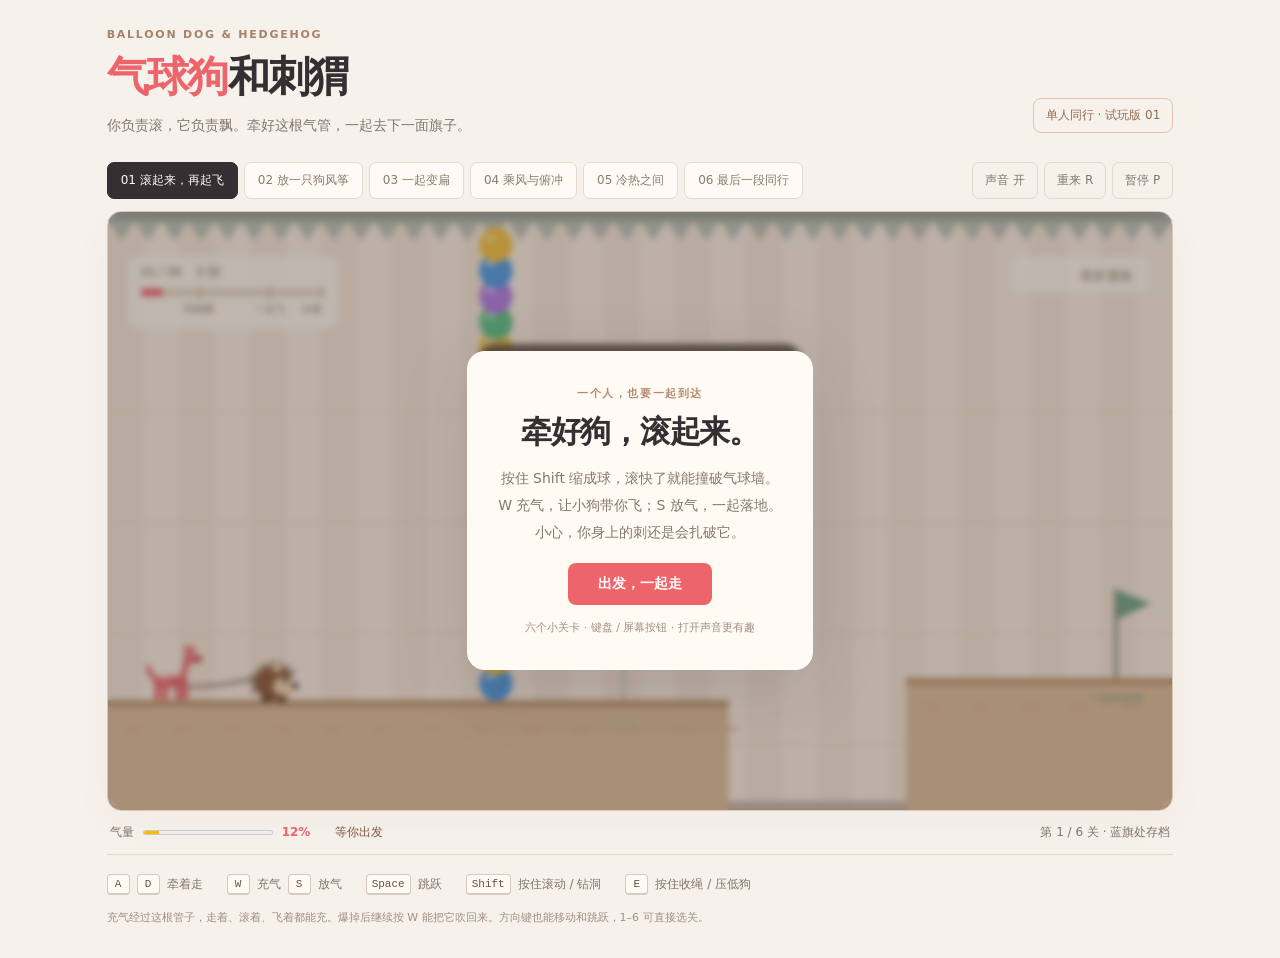
<file: archive/solo-first.html>
<!doctype html>
<html lang="zh-CN" data-theme="light">
<head>
<meta charset="utf-8">
<meta name="viewport" content="width=device-width, initial-scale=1, viewport-fit=cover">
<meta name="theme-color" content="#f7f1ec">
<title>气球狗和刺猬 · 单人同行</title>
<style>
:root{color-scheme:light;--bg:#f7f1ec;--ink:#352e32;--muted:#84776f;--line:#e5d9cf;--pink:#ed646b;--brown:#80563c;--font:system-ui,-apple-system,"Microsoft YaHei","PingFang SC",sans-serif}
*{box-sizing:border-box}body{margin:0;background:var(--bg);color:var(--ink);font-family:var(--font);padding:28px max(18px,env(safe-area-inset-right)) 30px}button{font:inherit;cursor:pointer;touch-action:manipulation}button:focus-visible{outline:3px solid #bd6c45;outline-offset:4px}[hidden]{display:none!important}
.wrap{max-width:min(1160px,calc(max(340px,100svh - 300px)*16/9));margin:auto}.heading{display:flex;align-items:end;justify-content:space-between;gap:24px;margin-bottom:24px}.eyebrow{font-size:11px;letter-spacing:.16em;color:#a58269;font-weight:750;margin:0 0 10px}.heading h1{font-size:clamp(27px,3.5vw,42px);font-weight:850;letter-spacing:-.04em;margin:0;line-height:1.25}.heading h1 span{color:var(--pink)}.sub{font-size:14px;color:var(--muted);line-height:1.8;margin:9px 0 0}.edition{border:1px solid #dcc4b0;border-radius:8px;color:#946d50;font-size:12px;white-space:nowrap;padding:8px 12px;margin-bottom:5px}
.topline{display:flex;align-items:center;justify-content:space-between;gap:12px;margin-bottom:12px}.levels{display:flex;flex-wrap:wrap;gap:6px}.levels button{border:1px solid var(--line);border-radius:7px;padding:9px 13px;background:#fffaf5;color:#8c7b70;font-size:12px}.levels button[aria-pressed=true]{background:var(--ink);border-color:var(--ink);color:#fffaf5}.tools{display:flex;gap:6px}.tools button{border:1px solid var(--line);border-radius:7px;padding:9px 12px;background:transparent;color:var(--muted);font-size:12px;white-space:nowrap}
.stage{position:relative;aspect-ratio:16/9;overflow:hidden;border:1px solid #d9c7b8;border-radius:14px;background:#fbefe6;box-shadow:0 12px 40px #60412d0a;outline:none}canvas{display:block;width:100%;height:100%;touch-action:none}.overlay{position:absolute;inset:0;display:flex;align-items:center;justify-content:center;background:#40352c55;backdrop-filter:blur(3px)}.card{text-align:center;padding:30px;max-width:min(470px,90%);border:1px solid #ffffffa0;border-radius:18px;background:#fffaf4;box-shadow:0 16px 70px #352a2920}.card .kicker{color:#b38c71;font-size:11px;font-weight:700;letter-spacing:.14em}.card h2{font-size:clamp(21px,3vw,31px);margin:10px 0 12px;letter-spacing:-.04em}.card p{font-size:14px;line-height:1.9;color:#87776b;margin:0 0 18px}.primary{background:var(--pink);border:0;color:white;padding:12px 30px;border-radius:8px;font-size:14px;font-weight:700}.card .small{font-size:11px;margin-top:13px;margin-bottom:0;color:#a38f80}
.status{display:flex;align-items:center;gap:20px;padding:13px 3px;border-bottom:1px solid var(--line);font-size:12px;color:var(--muted)}.air{display:flex;align-items:center;gap:9px}.air meter{width:130px;height:10px;accent-color:var(--pink)}.air strong{color:var(--pink);font-variant-numeric:tabular-nums;min-width:33px}.state{flex:1;color:var(--brown)}.legend{display:flex;flex-wrap:wrap;gap:12px 24px;padding:19px 0 14px;font-size:12px;color:#81746b}.legend>span{display:flex;align-items:center;gap:7px}kbd{display:inline-block;min-width:23px;padding:3px 5px;border:1px solid #d9c9bc;border-bottom-width:2px;border-radius:4px;background:#fffaf5;text-align:center;font:11px ui-monospace,Consolas,monospace;color:#665449}.note{font-size:11px;color:#a18e80;line-height:1.7;margin:0}.touch{display:none;gap:7px;grid-template-columns:repeat(7,1fr);padding:12px 0}.touch button{user-select:none;-webkit-user-select:none;border:1px solid var(--line);background:#fffaf5;border-radius:9px;padding:14px 2px;color:var(--brown);font-size:12px;touch-action:none}.touch button.active{background:#f5cfb6;border-color:#c49b7c}
@media(max-width:700px){body{padding-top:20px}.wrap{max-width:1160px}.heading{margin-bottom:19px}.edition{display:none}.topline{align-items:start;flex-direction:column}.levels{gap:5px}.levels button{padding:7px 9px;font-size:11px}.tools{align-self:end}.status{gap:12px;font-size:10px}.air meter{width:75px}.legend{gap:9px 15px;font-size:11px}.card{padding:18px}.card p{font-size:12px;line-height:1.6;margin-bottom:10px}.card .small{display:none}.card h2{margin:6px 0}.primary{padding:9px 22px}.touch{display:grid}.note{font-size:10px}}
@media(pointer:coarse){.touch{display:grid}}
@media(max-width:420px){.card{padding:12px}.card .kicker{display:none}.card h2{font-size:20px;margin:0 0 8px}.card p{font-size:11px;line-height:1.5;margin-bottom:8px}.primary{font-size:12px;padding:8px 18px}.status{flex-wrap:wrap;gap:7px 10px}.status .state{order:3;flex-basis:100%}.status>span:last-child{margin-left:auto}}
</style>
</head>
<body><main class="wrap">
<header class="heading"><div><p class="eyebrow">BALLOON DOG & HEDGEHOG</p><h1><span>气球狗</span>和刺猬</h1><p class="sub">你负责滚，它负责飘。牵好这根气管，一起去下一面旗子。</p></div><span class="edition">单人同行 · 试玩版 01</span></header>
<div class="topline"><nav class="levels" id="levels" aria-label="选关"></nav><div class="tools"><button id="soundBtn" aria-pressed="true">声音 开</button><button id="restartBtn">重来 R</button><button id="pauseBtn">暂停 P</button></div></div>
<div class="stage" id="stage" tabindex="0" aria-label="游戏区域，使用 A D 移动，W 充气，S 放气，空格跳跃，Shift 滚动，E 收绳">
<canvas id="game" aria-label="气球狗和刺猬单人游戏画面"></canvas>
<div class="overlay" id="start"><div class="card"><span class="kicker">一个人，也要一起到达</span><h2>牵好狗，滚起来。</h2><p>按住 Shift 缩成球，滚快了就能撞破气球墙。<br>W 充气，让小狗带你飞；S 放气，一起落地。<br>小心，你身上的刺还是会扎破它。</p><button class="primary" id="startBtn">出发，一起走</button><p class="small">六个小关卡 · 键盘 / 屏幕按钮 · 打开声音更有趣</p></div></div>
<div class="overlay" id="paused" hidden><div class="card"><span class="kicker">等一等朋友</span><h2>歇一下，再出发。</h2><p>按 P / Esc，或点击下面的按钮继续。</p><button class="primary" id="resumeBtn">继续同行</button></div></div>
<div class="overlay" id="win" hidden><div class="card"><span class="kicker">一根绳子，两位朋友</span><h2 id="winTitle">一起到了！</h2><p id="winBody"></p><button class="primary" id="nextBtn">下一关 →</button><p class="small" id="winNext">Enter 下一关 · R 再试一次</p></div></div>
</div>
<div class="status" id="status" role="status" aria-live="off"><div class="air"><span>气量</span><meter id="airMeter" min="0" max="1" low=".32" high=".90" optimum=".78" value=".12"></meter><strong id="airText">12%</strong></div><span class="state" id="stateText">等你出发</span><span id="saveText">蓝旗处自动存档</span></div>
<div class="touch" aria-label="触屏操作"><button data-code="KeyA" aria-label="向左">←</button><button data-code="KeyD" aria-label="向右">→</button><button data-code="Space">跳跃</button><button data-code="KeyW">充气</button><button data-code="KeyS">放气</button><button data-code="ShiftLeft">滚动</button><button data-code="KeyE">收绳</button></div>
<div class="legend"><span><kbd>A</kbd><kbd>D</kbd> 牵着走</span><span><kbd>W</kbd> 充气 <kbd>S</kbd> 放气</span><span><kbd>Space</kbd> 跳跃</span><span><kbd>Shift</kbd> 按住滚动 / 钻洞</span><span><kbd>E</kbd> 按住收绳 / 压低狗</span></div>
<p class="note">充气经过这根管子，走着、滚着、飞着都能充。爆掉后继续按 W 能把它吹回来。方向键也能移动和跳跃，1–6 可直接选关。</p>
</main><script>
(()=>{
const cv=document.getElementById('game'),c=cv.getContext('2d');
const stageEl=document.getElementById('stage'),startEl=document.getElementById('start'),winEl=document.getElementById('win'),pauseEl=document.getElementById('paused');
const winTitle=document.getElementById('winTitle'),winBody=document.getElementById('winBody'),winNext=document.getElementById('winNext'),levelsEl=document.getElementById('levels');
const airMeter=document.getElementById('airMeter'),airText=document.getElementById('airText'),stateText=document.getElementById('stateText'),saveText=document.getElementById('saveText');
const W=960,H=540,G=1000,K=3.2,MD=1,MH=1.25,ROPE=126,NAILS=26,DOGC='#ed646b';
const FONT=n=>`${n}px "Microsoft YaHei","PingFang SC",sans-serif`;
const clamp=(v,a,b)=>Math.max(a,Math.min(b,v));
const approach=(v,t,s)=>v<t?Math.min(t,v+s):Math.max(t,v-s);
const inRect=(x,y,r)=>x>r.x&&x<r.x+r.w&&y>r.y&&y<r.y+r.h;
const LEVELS=[
 {name:'滚起来，再起飞',tip:'按住 Shift + D 滚破墙；W 充到约 80%，小狗会带你过坑。',
 solids:[{x:-200,y:440,w:760,h:300},{x:720,y:420,w:500,h:300}],
 walls:[{x:335,y:NAILS,w:30,h:440-NAILS}],dogX:60,hogX:150,dogAir:.12,
 checkpoint:{x:465,dogX:380,air:.12},goal:{x:840,y:340,w:100,h:80}},
 {name:'放一只狗风筝',tip:'中等气量牵着走；经过低矮吊刺时，按 E 收绳把狗拉低。',kite:true,leak:.004,
 solids:[{x:-200,y:440,w:1400,h:300}],
 cacti:[{x:350,base:440,h:85},{x:445,base:440,h:95},{x:805,base:440,h:90}],
 bars:[{x:590,y:250,w:130}],dogX:60,hogX:150,dogAir:.16,
 checkpoint:{x:530,dogX:490,air:.52},goal:{x:865,y:360,w:80,h:80}},
 {name:'一起变扁',tip:'S 把狗放扁，Shift 缩球钻洞；出来后继续滚破墙，再充气上台阶。',
 solids:[{x:-200,y:440,w:950,h:300},{x:300,y:NAILS,w:220,h:412-NAILS},{x:820,y:360,w:400,h:300}],
 walls:[{x:660,y:NAILS,w:30,h:440-NAILS}],dogX:60,hogX:150,dogAir:.16,
 checkpoint:{x:615,dogX:530,air:0},goal:{x:850,y:280,w:100,h:80}},
 {name:'乘风与俯冲',tip:'气不用太满，借风过坑；空中缩球下坠更快，落地接滚撞墙。',
 solids:[{x:-200,y:440,w:500,h:300},{x:500,y:380,w:105,h:300},{x:760,y:400,w:500,h:300}],
 fans:[{x:320,y:NAILS,w:155,h:540-NAILS,dx:0,dy:-1,p:900},{x:610,y:NAILS,w:145,h:540-NAILS,dx:0,dy:-1,p:900}],
 walls:[{x:830,y:NAILS,w:30,h:400-NAILS}],dogX:60,hogX:150,dogAir:.35,
 checkpoint:{x:565,dogX:520,air:.48},goal:{x:875,y:320,w:70,h:80}},
 {name:'冷热之间',tip:'热灯让狗膨胀，冷风让它变小；随时补气或放气，最后滚破墙。',
 solids:[{x:-200,y:440,w:530,h:300},{x:515,y:420,w:170,h:300},{x:800,y:380,w:400,h:300}],
 heat:[{x:330,y:NAILS,w:155,h:410,k:.13},{x:690,y:100,w:110,h:440,k:-.16}],
 walls:[{x:860,y:NAILS,w:30,h:380-NAILS}],dogX:60,hogX:150,dogAir:.42,
 checkpoint:{x:620,dogX:540,air:.48},goal:{x:900,y:300,w:55,h:80}},
 {name:'最后一段同行',tip:'滚破墙、起飞、放扁钻洞、再起飞；把一路学到的动作连起来。',
 solids:[{x:-200,y:440,w:530,h:300},{x:420,y:400,w:330,h:300},{x:850,y:440,w:500,h:300},{x:470,y:NAILS,w:100,h:372-NAILS}],
 walls:[{x:250,y:NAILS,w:28,h:440-NAILS},{x:900,y:NAILS,w:28,h:440-NAILS}],
 cacti:[{x:852,base:440,h:65}],dogX:60,hogX:150,dogAir:.12,
 checkpoint:{x:710,dogX:625,air:0},goal:{x:935,y:360,w:24,h:80}},
];
let idx=0,L,statics,walls,cacti,fans,heat,bars,solids,needRebuild=false;
let dog,hog,ropeLen=ROPE,parts=[],texts=[],stats,time=0,hit=0,shake=0,win=false,started=false,paused=false,muted=false,checkpoint=null,banner=0,pumpClock=0,hudClock=0;
const rr=a=>22+22*Math.min(a,1.05);
const isFlat=()=>dog.state==='ok'&&dog.air<.04;
function anchor(){
 if(dog.state!=='ok'||isFlat())return{x:dog.x-dog.face*22,y:dog.y+3};
 const r=rr(dog.air);return{x:dog.x-dog.face*.5*r,y:dog.y+.45*r};
}
function dogDims(){if(dog.state!=='ok')return[26,6];if(isFlat())return[28,7];const r=rr(dog.air);return[r*.85,r];}
function rebuildSolids(){solids=[...statics,...walls.filter(w=>w.alive),{x:-60,y:-200,w:60,h:900},{x:W,y:-200,w:60,h:900}];needRebuild=false;}
function overlapAny(cx,cy,hw,hh){return solids.some(s=>Math.abs(cx-(s.x+s.w/2))<hw+s.w/2-.2&&Math.abs(cy-(s.y+s.h/2))<hh+s.h/2-.2);}
function groundAt(x){let y=H+100;for(const s of statics)if(x>=s.x&&x<=s.x+s.w&&s.y>40)y=Math.min(y,s.y);return y;}
function loadLevel(i){idx=i;L=LEVELS[i];statics=L.solids.map(s=>({...s}));walls=(L.walls||[]).map(w=>({...w,bwall:true,alive:true}));cacti=L.cacti||[];fans=L.fans||[];heat=L.heat||[];bars=L.bars||[];reset(true);[...levelsEl.children].forEach((b,j)=>b.setAttribute('aria-pressed',j===i?'true':'false'));}
function reset(full){
 if(full){checkpoint=null;stats={hog:0,over:0,spike:0,cactus:0,fall:0,breaks:0};time=0;parts=[];texts=[];}
 walls.forEach((w,i)=>w.alive=checkpoint?checkpoint.walls[i]:true);rebuildSolids();
 const sp=checkpoint?L.checkpoint:null,air=sp?sp.air:(L.dogAir??.12),dx=sp?sp.dogX:L.dogX,hx=sp?sp.x:L.hogX;
 dog={x:dx,y:groundAt(dx)-(air<.04?7:rr(air)),vx:0,vy:0,air,face:1,ground:true,state:'ok',squash:0,rot:0,inv:1,near:99,lastR:rr(air),flatPrev:air<.04,blocked:0};
 hog={x:hx,y:groundAt(hx)-15,vx:0,vy:0,face:1,ground:true,revive:0,squash:0,ball:false,spin:0,blow:false,reel:false,coyote:0,jbuf:0,bob:0,taut:false};
 ropeLen=ROPE;hit=0;shake=0;win=false;banner=5.5;paused=false;pumpClock=0;clearHeld();setJet(false);winEl.hidden=true;pauseEl.hidden=true;document.getElementById('pauseBtn').textContent='暂停 P';syncHUD();
}
let ac=null,master=null,jetGain=null,nbuf=null;
function initAudio(){
  if(ac){if(ac.state==='suspended')ac.resume();return;}
  try{
    ac=new (window.AudioContext||window.webkitAudioContext)();
    master=ac.createGain();master.gain.value=muted?0:.32;master.connect(ac.destination);
    const o=ac.createOscillator();o.type='sawtooth';o.frequency.value=150;
    const lfo=ac.createOscillator();lfo.frequency.value=17;const lg=ac.createGain();lg.gain.value=60;lfo.connect(lg);lg.connect(o.frequency);
    const f=ac.createBiquadFilter();f.type='lowpass';f.frequency.value=900;
    jetGain=ac.createGain();jetGain.gain.value=0;o.connect(f);f.connect(jetGain);jetGain.connect(master);o.start();lfo.start();
  }catch(e){ac=null;}
}
function setJet(on){if(ac&&jetGain)jetGain.gain.setTargetAtTime(on?.16:0,ac.currentTime,.03);}
function tone(type,f0,f1,dur,vol){if(!ac)return;const t=ac.currentTime,o=ac.createOscillator(),g=ac.createGain();o.type=type;o.frequency.setValueAtTime(f0,t);o.frequency.exponentialRampToValueAtTime(f1,t+dur);g.gain.setValueAtTime(vol,t);g.gain.exponentialRampToValueAtTime(.001,t+dur);o.connect(g);g.connect(master);o.start(t);o.stop(t+dur+.02);}
function noise(dur,vol,type,f0,f1){if(!ac)return;if(!nbuf){nbuf=ac.createBuffer(1,ac.sampleRate,ac.sampleRate);const d=nbuf.getChannelData(0);for(let i=0;i<d.length;i++)d[i]=Math.random()*2-1;}const t=ac.currentTime,s=ac.createBufferSource();s.buffer=nbuf;const f=ac.createBiquadFilter();f.type=type;f.frequency.setValueAtTime(f0,t);f.frequency.exponentialRampToValueAtTime(f1,t+dur);const g=ac.createGain();g.gain.setValueAtTime(vol,t);g.gain.exponentialRampToValueAtTime(.001,t+dur);s.connect(f);f.connect(g);g.connect(master);s.start(t);s.stop(t+dur+.02);}
const sPop=()=>{noise(.2,.9,'highpass',1400,400);tone('sine',180,50,.18,.6);};
const sSmallPop=()=>{noise(.1,.5,'highpass',1800,600);};
const sPump=()=>noise(.28,.35,'bandpass',500,1600);
const sThud=()=>tone('sine',110,45,.12,.4);
const sHop=()=>tone('square',300,520,.08,.05);
const sBoing=()=>tone('sine',380,760,.14,.18);
const sSqueak=()=>tone('triangle',900,1400,.09,.15);
const sGrab=()=>tone('triangle',700,1000,.07,.12);
const sCurl=()=>tone('triangle',520,300,.09,.12);
const sBonk=()=>tone('sine',260,140,.07,.18);
const sCork=()=>{tone('sine',600,200,.08,.3);noise(.05,.3,'bandpass',2000,1000);};
const sFlat=()=>tone('sawtooth',160,70,.25,.08);
const sFall=()=>tone('sine',500,90,.5,.2);
const sCreak=()=>tone('sawtooth',230,170,.12,.04);
const sWin=()=>[523,659,784,1046].forEach((f,i)=>setTimeout(()=>tone('triangle',f,f*1.001,.2,.18),i*110));


/* One player owns every action; the dog responds to air, tether and momentum. */
const down=new Set(),just=new Set(),heldSources=new Map();
function setHeld(code,source,on){
 let sources=heldSources.get(code);if(!sources){sources=new Set();heldSources.set(code,sources);}
 if(on){if(!sources.size)just.add(code);sources.add(source);down.add(code);}else{sources.delete(source);if(!sources.size){down.delete(code);heldSources.delete(code);}}
}
function clearHeld(){down.clear();just.clear();heldSources.clear();document.querySelectorAll('.touch .active').forEach(b=>b.classList.remove('active'));}
const held=(...keys)=>keys.some(k=>down.has(k));
const pressed=(...keys)=>keys.some(k=>just.has(k));
function start(){started=true;paused=false;startEl.hidden=true;pauseEl.hidden=true;initAudio();stageEl.focus({preventScroll:true});}
function togglePause(force){if(!started||win)return;paused=force??!paused;clearHeld();pauseEl.hidden=!paused;document.getElementById('pauseBtn').textContent=paused?'继续 P':'暂停 P';setJet(false);if(!paused){initAudio();stageEl.focus({preventScroll:true});}}
function toggleSound(){muted=!muted;if(ac&&master)master.gain.value=muted?0:.32;document.getElementById('soundBtn').textContent=muted?'声音 关':'声音 开';document.getElementById('soundBtn').setAttribute('aria-pressed',String(!muted));}
const gameKeys=['KeyA','KeyD','KeyW','KeyS','KeyE','Space','ArrowLeft','ArrowRight','ArrowUp','ArrowDown','ShiftLeft','ShiftRight','Slash','Digit0','Numpad0'];
addEventListener('keydown',e=>{
 const k=e.code;if(gameKeys.includes(k))e.preventDefault();
 if(k==='KeyP'||k==='Escape'){if(!e.repeat)togglePause();return;}
 if(k==='KeyM'){if(!e.repeat)toggleSound();return;}
 if(k==='KeyR'&&started){reset(true);return;}
 const m=k.match(/^Digit([1-6])$/);if(m){loadLevel(+m[1]-1);start();return;}
 if(win&&(k==='Enter'||k==='NumpadEnter')){loadLevel((idx+1)%LEVELS.length);start();return;}
 if(!gameKeys.includes(k)||paused||win)return;
 if(!started)start();initAudio();setHeld(k,'keyboard',true);
});
addEventListener('keyup',e=>setHeld(e.code,'keyboard',false));
addEventListener('blur',()=>{clearHeld();if(started&&!win)togglePause(true);});
document.addEventListener('visibilitychange',()=>{if(document.hidden&&started&&!win)togglePause(true);});
document.getElementById('startBtn').addEventListener('click',start);
document.getElementById('resumeBtn').addEventListener('click',()=>togglePause(false));
document.getElementById('pauseBtn').addEventListener('click',()=>togglePause());
document.getElementById('restartBtn').addEventListener('click',()=>{reset(true);start();});
document.getElementById('soundBtn').addEventListener('click',()=>{initAudio();toggleSound();});
document.getElementById('nextBtn').addEventListener('click',()=>{loadLevel((idx+1)%LEVELS.length);start();});
stageEl.addEventListener('click',e=>{if(e.target===cv){if(!started)start();else stageEl.focus({preventScroll:true});}});
LEVELS.forEach((l,i)=>{const b=document.createElement('button');b.type='button';b.id='lv'+(i+1);b.textContent=`0${i+1} ${l.name}`;b.addEventListener('click',()=>{loadLevel(i);start();});levelsEl.appendChild(b);});
document.querySelectorAll('[data-code]').forEach(b=>{
 b.addEventListener('pointerdown',e=>{e.preventDefault();if(win)return;if(!started)start();if(paused)togglePause(false);b.setPointerCapture(e.pointerId);setHeld(b.dataset.code,e.pointerId,true);b.classList.add('active');});
 const release=e=>{setHeld(b.dataset.code,e.pointerId,false);b.classList.remove('active');};b.addEventListener('pointerup',release);b.addEventListener('pointercancel',release);b.addEventListener('lostpointercapture',release);
});
function addText(x,y,txt,col,size=20){texts.push({x,y,txt,col,size,life:1.1});}
function puff(x,y,n,col){for(let i=0;i<n;i++)parts.push({x,y,vx:(Math.random()-.5)*120,vy:-40-Math.random()*80,life:.5+Math.random()*.3,max:.8,col,sz:3+Math.random()*4,rot:0,vr:0,round:true});}
function confetti(x,y,n,cols,spread){for(let i=0;i<n;i++){const a=Math.random()*Math.PI*2,v=100+Math.random()*280;parts.push({x:x+(Math.random()-.5)*spread,y:y+(Math.random()-.5)*spread,vx:Math.cos(a)*v,vy:Math.sin(a)*v-120,life:.7+Math.random()*.5,max:1.3,col:cols[i%cols.length],sz:3+Math.random()*4,rot:Math.random()*6,vr:(Math.random()-.5)*20});}}
function resolve(b,hw,hh,isHog){
 for(const s of solids){
  if(s.bwall&&!s.alive)continue;
  const dx=b.x-(s.x+s.w/2),dy=b.y-(s.y+s.h/2),ox=hw+s.w/2-Math.abs(dx),oy=hh+s.h/2-Math.abs(dy);
  if(ox<=0||oy<=0)continue;
  if(oy<ox){
   if(dy<0){const speed=b.vy;b.y-=oy;if(b.vy>0)b.vy=0;b.ground=true;
    if(speed>240){if(isHog){hog.squash=.25;sThud();if(hog.ball&&speed>360){b.vy=-Math.min(speed*.26,230);b.ground=false;}}else if(dog.state==='ok')dog.squash=.2;}
   }else{b.y+=oy;if(b.vy<0)b.vy=0;}
  }else{
   if(s.bwall&&isHog&&hog.ball&&Math.abs(b.vx)>155){breakWall(s);b.vx*=.88;continue;}
   b.x+=dx<0?-ox:ox;
   if(isHog&&hog.ball){if(Math.abs(b.vx)>140)sBonk();b.vx=-b.vx*.42;}else b.vx=0;
  }
 }
}
function breakWall(s){s.alive=false;needRebuild=true;stats.breaks++;shake=Math.max(shake,.2);confetti(s.x+s.w/2,Math.max(s.y+s.h*.7,hog.y-35),28,['#76aacc','#e3b856','#78a98b','#ad92b5'],s.w);addText(s.x+s.w/2,hog.y-48,'滚得漂亮！','#9a6c42',20);[0,60,120].forEach(t=>setTimeout(sSmallPop,t));}
function setAir(next){
 if(dog.state!=='ok')return;
 const before=dog.air,oldY=dog.y,oldFlat=isFlat(),oldR=oldFlat?7:rr(before);dog.air=Math.max(0,next);
 const newFlat=isFlat(),newR=newFlat?7:rr(dog.air);
 // Preserve the feet on the ground, and when unfolding the flat skin.
 if(dog.ground||oldFlat!==newFlat)dog.y-=newR-oldR;
 if(dog.air>before){const [hw,hh]=dogDims();if(overlapAny(dog.x,dog.y,hw,hh)){dog.air=before;dog.y=oldY;dog.blocked=.25;return;}}
 if(oldFlat!==newFlat){if(newFlat){sFlat();addText(dog.x,dog.y-25,'扁扁的，也能走',DOGC,15);}else sSqueak();}
 dog.flatPrev=newFlat;dog.lastR=newR;
}
function pop(reason){
 if(dog.state!=='ok')return;const r=isFlat()?7:rr(dog.air);dog.state='skin';stats[reason]++;hit=.09;shake=.27;hog.revive=0;sPop();setJet(false);
 confetti(dog.x,dog.y,24,[DOGC,DOGC,'#fffaf5'],r);
 const label={hog:'哎呀，扎到朋友了',over:'充太满，撑爆了',spike:'小心上面的刺',cactus:'小心仙人掌'}[reason];addText(dog.x,dog.y-r-15,'啪！',DOGC,30);addText(dog.x,dog.y-r+12,label,'#6e594b',15);
 dog.y+=r-6;dog.vx*=.5;dog.vy=0;dog.air=0;dog.rot=0;
}
function revive(){
 dog.state='ok';dog.air=0;dog.inv=1.7;hog.revive=0;dog.y-=1;dog.flatPrev=true;dog.lastR=7;setAir(.12);sSqueak();addText(dog.x,dog.y-34,'又能一起走了',DOGC,17);
}
function dogHitsRect(rx,ry,rw,rh){if(isFlat())return dog.x+28>rx&&dog.x-28<rx+rw&&dog.y+7>ry&&dog.y-7<ry+rh;const r=rr(dog.air)*.88,cx=clamp(dog.x,rx,rx+rw),cy=clamp(dog.y,ry,ry+rh);return Math.hypot(dog.x-cx,dog.y-cy)<r;}
function update(dt){
 time+=dt;banner=Math.max(0,banner-dt);dog.blocked=Math.max(0,dog.blocked-dt);dog.inv=Math.max(0,dog.inv-dt);
 const ix=(held('KeyD','ArrowRight')?1:0)-(held('KeyA','ArrowLeft')?1:0),inflate=held('KeyW'),deflate=held('KeyS','ArrowDown');
 const wantBall=held('ShiftLeft','ShiftRight','Slash');
 if(wantBall&&!hog.ball){hog.ball=true;hog.y+=2;sCurl();}
 else if(!wantBall&&hog.ball&&!overlapAny(hog.x,hog.y-2,15,15)){hog.ball=false;hog.y-=2;}
 if(ix)hog.face=ix;
 if(hog.ground)hog.coyote=.1;else hog.coyote-=dt;
 if(pressed('Space','ArrowUp'))hog.jbuf=.12;else hog.jbuf-=dt;
 if(hog.jbuf>0&&hog.coyote>0){hog.vy=hog.ball?-330:-430;hog.jbuf=0;hog.coyote=0;hog.ground=false;hog.squash=-.18;sHop();}
 const hmax=hog.ball?395:210,hacc=hog.ball?(hog.ground?(ix?1150:180):(ix?600:65)):(hog.ground?(ix?2600:3000):(ix?1350:650));
 hog.vx=approach(hog.vx,ix*hmax,hacc*dt);
 hog.vy+=G*(hog.ball&&!hog.ground?1.17:1)*dt;
 if(!held('Space','ArrowUp')&&hog.vy<0&&!hog.taut)hog.vy+=G*.8*dt;
 for(const f of fans)if(inRect(hog.x,hog.y,f)){const q=hog.ball?.035:.12;hog.vx+=f.dx*f.p*q*dt;hog.vy+=f.dy*f.p*q*dt;}
 hog.vy=clamp(hog.vy,-380,850);hog.squash*=Math.exp(-10*dt);hog.spin+=hog.vx*dt/13;if(hog.ground&&ix)hog.bob+=dt*18;
 hog.ground=false;hog.x+=hog.vx*dt;hog.y+=hog.vy*dt;const hh=hog.ball?13:15;resolve(hog,hh,hh,true);
 hog.blow=inflate&&!deflate;
 if(dog.state==='ok'){
  if(inflate&&!deflate)setAir(dog.air+.23*dt);
  if(deflate)setAir(dog.air-.50*dt);
  for(const z of heat)if(inRect(dog.x,dog.y,z))setAir(dog.air+z.k*dt);
  setAir(dog.air-(L.leak??.003)*dt);
  if(dog.air>1){pop('over');}
 }else if(inflate&&!deflate){hog.revive+=dt;if(hog.revive>.85)revive();}else hog.revive=Math.max(0,hog.revive-dt*1.5);
 pumpClock-=dt;
 if(inflate&&!deflate&&pumpClock<=0){pumpClock=.32;noise(.12,.12,'bandpass',600,1200);const a=anchor();puff(a.x,a.y,2,'#fffaf5');}
 setJet(deflate&&dog.state==='ok'&&dog.air>.02);
 // The dog trails the walker; above the floating threshold it moves overhead.
 const flying=dog.state==='ok'&&dog.air>.38;
 const overhead=clamp((hog.y-dog.y-55)/65,0,1);
 const targetX=hog.x-hog.face*(90-56*overhead),spring=flying?5.5:8;
 dog.vx+=clamp((targetX-dog.x)*spring-dog.vx*2.8,-1000,1000)*dt;
 dog.vx=clamp(dog.vx,-440,440);
 // Brake the follower's own approach near a grounded player. The player can
 // still jump or turn into it; simply stopping must not cause an auto-pop.
 if(hog.ground&&dog.state==='ok'){
  const sx=dog.x-hog.x,sy=dog.y-hog.y,clearance=Math.sqrt(Math.max(0,(rr(dog.air)*.83+32)**2-sy*sy));
  if(sx<0&&dog.vx>hog.vx)dog.vx=Math.min(dog.vx,hog.vx+Math.max(0,(-sx-clearance)*5));
  else if(sx>0&&dog.vx<hog.vx)dog.vx=Math.max(dog.vx,hog.vx-Math.max(0,(sx-clearance)*5));
 }
 let ay=G;
 if(dog.state==='ok'&&!isFlat())ay=G*(1-K*dog.air);
 dog.vy+=ay*dt;dog.vy*=Math.exp(-(dog.state==='ok'&&!isFlat()?2.7:.15)*dt);
 for(const f of fans)if(dog.state==='ok'&&!isFlat()&&inRect(dog.x,dog.y,f)){const q=f.p*(.4+dog.air)*dt;dog.vx+=f.dx*q;dog.vy+=f.dy*q;}
 dog.vy=clamp(dog.vy,-285,850);dog.rot=approach(dog.rot,clamp(dog.vx*.0006,-.18,.18),dt);dog.squash*=Math.exp(-10*dt);
 dog.ground=false;dog.x+=dog.vx*dt;dog.y+=dog.vy*dt;{const [hw,dh]=dogDims();resolve(dog,hw,dh,false);}
 const safeLen=dog.state==='ok'&&!isFlat()?Math.max(80,rr(dog.air)+40):72;
 const reel=held('KeyE','Digit0','Numpad0'),prevLen=ropeLen;
 ropeLen=approach(ropeLen,reel?safeLen:ROPE,(reel?145:100)*dt);hog.reel=reel&&ropeLen<prevLen;
 // Iterate the tether with scenery collisions to prevent pulling through walls.
 hog.taut=false;
 for(let i=0;i<5;i++){
  const a=anchor(),dx=hog.x-a.x,dy=hog.y-10-a.y,d=Math.hypot(dx,dy);
  if(d>ropeLen-2)hog.taut=true;
  if(d<=ropeLen||d<.001)break;
  const nx=dx/d,ny=dy/d,wd=dog.state==='ok'?1:1.6,wh=1/MH,corr=Math.min(d-ropeLen,25)/(wd+wh);
  dog.x+=nx*corr*wd;dog.y+=ny*corr*wd;hog.x-=nx*corr*wh;hog.y-=ny*corr*wh;
  const vr=(hog.vx-dog.vx)*nx+(hog.vy-dog.vy)*ny;
  if(vr>0){const j=vr/(wd+wh);dog.vx+=nx*j*wd;dog.vy+=ny*j*wd;hog.vx-=nx*j*wh;hog.vy-=ny*j*wh;}
  const [dw,dh]=dogDims();resolve(dog,dw,dh,false);resolve(hog,hh,hh,true);
 }
 if(dog.state==='ok'){
  const hR=hog.ball?16:19;
  if(isFlat()){const cx=clamp(hog.x,dog.x-28,dog.x+28),cy=clamp(hog.y,dog.y-7,dog.y+7);dog.near=Math.hypot(hog.x-cx,hog.y-cy)-hR;}
  else dog.near=Math.hypot(dog.x-hog.x,dog.y-hog.y)-(rr(dog.air)*.83+hR);
  if(dog.near<0&&dog.inv<=0)pop('hog');
  else if(!isFlat()&&dog.y-rr(dog.air)*.88<NAILS)pop('spike');
  else if(bars.some(b=>dogHitsRect(b.x,b.y,b.w,18)))pop('spike');
  else for(const k of cacti)if(dogHitsRect(k.x-14,k.base-k.h,28,k.h)){pop('cactus');break;}
 }
 if(needRebuild)rebuildSolids();
 const cp=L.checkpoint;
 if(!checkpoint&&cp&&hog.ground&&hog.x>=cp.x&&dog.state==='ok'&&dog.x>cp.dogX-35){checkpoint={walls:walls.map(w=>w.alive)};sGrab();addText(cp.x,groundAt(cp.x)-55,'在这里等你','#61969e',17);}
 if(hog.y>H+55||dog.y>H+70){stats.fall++;sFall();reset(false);addText(W/2,215,checkpoint?'回到蓝旗，再试一次':'没关系，再来一次','#896f5c',20);return;}
 const g=L.goal;
 if(!win&&dog.state==='ok'&&hog.ground&&hog.x>=g.x&&hog.x<=g.x+g.w+16&&hog.y>g.y&&hog.y<g.y+g.h&&dog.x>g.x-115&&walls.every(w=>!w.alive)){
  win=true;clearHeld();setJet(false);sWin();syncHUD();
  winTitle.textContent=idx===LEVELS.length-1?'我们一起走完了！':'一起到了！';
  const pops=stats.hog+stats.over+stats.spike+stats.cactus;
  winBody.innerHTML=`第 ${idx+1} 关 · ${L.name}<br>${time.toFixed(1)} 秒 · 滚破 ${stats.breaks} 面墙<br>爆掉 ${pops} 次 · 掉坑 ${stats.fall} 次，还是一起到了。`;
  document.getElementById('nextBtn').textContent=idx===LEVELS.length-1?'再走一遍 ↻':'下一关 →';winNext.textContent=idx===LEVELS.length-1?'1–6 自由选关 · R 再试这一关':'Enter 下一关 · R 再试一次';winEl.hidden=false;
 }
 hudClock+=dt;if(hudClock>.1){syncHUD();hudClock=0;}
}
function syncHUD(){
 airMeter.value=dog.state==='ok'?clamp(dog.air,0,1):0;airText.textContent=`${Math.round(airMeter.value*100)}%`;
 stateText.textContent=win?'一起到达':!started?'等你出发':dog.state==='skin'?'按 W，把朋友吹回来':dog.blocked>0?'这里太窄，出洞再充气':isFlat()?'狗已放扁 · 缩球一起钻洞':dog.air>.90?'气快满了，小心撑爆':hog.ball?(hog.ground?'缩成球 · 滚快了能破墙':'空中缩球 · 俯冲 / 摆荡'):!hog.ground&&hog.taut?'小狗带着你 · S 放气下降':dog.air>.70?'气足了 · 准备一起飞':dog.air>.32?'牵着一只狗风筝':'牵着走 · W 随时充气';
 saveText.textContent=checkpoint?'已在蓝旗存档':`第 ${idx+1} / ${LEVELS.length} 关 · 蓝旗处存档`;
}
function effects(dt){for(const p of parts){p.vy+=(p.round?-30:600)*dt;p.x+=p.vx*dt;p.y+=p.vy*dt;p.life-=dt;p.rot+=p.vr*dt;}parts=parts.filter(p=>p.life>0);for(const t of texts){t.y-=26*dt;t.life-=dt;}texts=texts.filter(t=>t.life>0);shake=Math.max(0,shake-dt);}
function ell(x,y,rx,ry){c.beginPath();c.ellipse(x,y,rx,ry,0,0,Math.PI*2);c.fill();}
function rrPath(x,y,w,h,r){c.beginPath();c.moveTo(x+r,y);c.arcTo(x+w,y,x+w,y+h,r);c.arcTo(x+w,y+h,x,y+h,r);c.arcTo(x,y+h,x,y,r);c.arcTo(x,y,x+w,y,r);c.closePath();}
function capsule(cx,cy,w,h,ang){
  c.save();c.translate(cx,cy);c.rotate(ang);const r=Math.min(w,h)/2;c.beginPath();
  if(w>=h){c.moveTo(-w/2+r,-h/2);c.lineTo(w/2-r,-h/2);c.arc(w/2-r,0,r,-Math.PI/2,Math.PI/2);c.lineTo(-w/2+r,h/2);c.arc(-w/2+r,0,r,Math.PI/2,Math.PI*1.5);}
  else{c.moveTo(w/2,-h/2+r);c.lineTo(w/2,h/2-r);c.arc(0,h/2-r,r,0,Math.PI);c.lineTo(-w/2,-h/2+r);c.arc(0,-h/2+r,r,Math.PI,0);}
  c.closePath();c.fill();c.restore();
}
const DOG_PARTS=[[-46,-19,12,30,-25],[-4,1,72,26,0],[-31,23,14,34,0],[-15,23,14,34,0],[13,23,14,34,0],[27,23,14,34,0],[27,-24,14,36,18],[43,-46,38,20,0],[31,-63,11,22,-15],[41,-63,11,22,12]];
function drawDog(){
  const r=rr(dog.air),s=r/57,t=.8+.45*dog.air;
  const scared=dog.near<26||dog.air>.86;
  const shv=scared?Math.sin(time*70)*1.6:0;
  const alpha=dog.inv>0&&Math.floor(time*12)%2?.45:1;
  c.save();c.globalAlpha=alpha;c.translate(dog.x+shv,dog.y);c.rotate(dog.rot);
  c.scale(dog.face*s*(1+dog.squash),s*(1-dog.squash));c.translate(-5,17);
  c.fillStyle=DOGC;
  for(const p of DOG_PARTS){let[px,py,w,h,a]=p;if(w<h)w*=t;else h*=t;capsule(px,py,w,h,a*Math.PI/180);}
  c.fillStyle='rgba(0,0,0,.13)';ell(23,-6,4,4);ell(33,-38,3.5,3.5);ell(-38,-7,3.5,3.5);
  c.fillStyle='rgba(255,255,255,.6)';ell(-16,-5,14,3.5*t);ell(38,-51,7,2.5*t);
  c.fillStyle='#2b2b2b';
  if(dog.near<12){c.font=FONT(12);c.textAlign='center';c.fillText('>',50,-42);c.fillText('<',62,-42);}
  else{ell(50,-46,2.6,2.6);ell(62,-46,2.2,2.2);}
  c.restore();
  warnMarks(dog.y-r);
}
function warnMarks(topY){
  if(dog.near<26){
    const sx=dog.x+dog.face*8,sy=topY-4;
    c.fillStyle='#7cc4f0';c.beginPath();c.moveTo(sx,sy-9);c.quadraticCurveTo(sx+6,sy,sx,sy+4);c.quadraticCurveTo(sx-6,sy,sx,sy-9);c.fill();
  }
  if(dog.near<12){c.font=FONT(26);c.textAlign='center';c.lineWidth=4;c.strokeStyle='#ffffff';c.strokeText('！',dog.x,topY-14);c.fillStyle=DOGC;c.fillText('！',dog.x,topY-14);}
}
function flatPath(){
  c.beginPath();c.moveTo(-28,6);c.bezierCurveTo(-24,-4,-14,0,-8,-4);c.bezierCurveTo(0,-9,8,-2,14,-6);c.bezierCurveTo(20,-9,26,-2,30,6);c.closePath();c.fill();
}
function drawFlatDog(){
  const alpha=dog.inv>0&&Math.floor(time*12)%2?.45:1;
  c.save();c.globalAlpha=alpha;c.translate(dog.x+(dog.near<26?Math.sin(time*70)*1.4:0),dog.y);c.scale(dog.face,1);
  c.fillStyle=DOGC;flatPath();capsule(22,-7,6,10,.3);capsule(17,-7,6,10,-.3);
  c.fillStyle='rgba(255,255,255,.5)';ell(-6,-1,8,1.5);
  c.fillStyle='#2b2b2b';ell(16,1,1.8,1.8);ell(23,1,1.6,1.6);
  c.restore();
  warnMarks(dog.y-10);
}
function drawSkin(){
  c.save();c.translate(dog.x,dog.y);c.fillStyle=DOGC;flatPath();
  c.fillStyle='rgba(255,255,255,.5)';ell(-6,-1,8,1.5);
  c.fillStyle='#2b2b2b';c.font=FONT(11);c.textAlign='center';c.fillText('x x',13,3);
  c.restore();
}
function drawHog(){
  c.save();c.translate(hog.x,hog.y);
  if(hog.ball){
    c.rotate(hog.spin);c.fillStyle='#5e3a26';
    for(let i=0;i<14;i++){const a=i*Math.PI*2/14,a0=a-.18,a1=a+.18;c.beginPath();c.moveTo(Math.cos(a0)*11,Math.sin(a0)*11);c.lineTo(Math.cos(a)*19,Math.sin(a)*19);c.lineTo(Math.cos(a1)*11,Math.sin(a1)*11);c.closePath();c.fill();}
    c.fillStyle='#8b5a3c';ell(0,0,13,13);
    c.fillStyle='#f3d7b4';ell(5,4,5,4);c.fillStyle='#2b2b2b';ell(9,4,1.8,1.8);
    c.restore();return;
  }
  if(hog.ground&&Math.abs(hog.vx)>30)c.translate(0,-Math.abs(Math.sin(hog.bob))*2.5);
  c.scale(hog.face*(1+hog.squash),1-hog.squash);
  c.fillStyle='#5e3a26';
  for(let i=0;i<9;i++){const a=-Math.PI-.35+i*(Math.PI-.25)/8,a0=a-.2,a1=a+.2;c.beginPath();c.moveTo(Math.cos(a0)*14,Math.sin(a0)*13);c.lineTo(Math.cos(a)*24,Math.sin(a)*22);c.lineTo(Math.cos(a1)*14,Math.sin(a1)*13);c.closePath();c.fill();}
  c.fillStyle='#8b5a3c';ell(0,0,17,15);
  c.fillStyle='#5e3a26';ell(-7,14,5,3);ell(7,14,5,3);
  c.fillStyle='#f3d7b4';ell(9,3,10,9);
  c.fillStyle='rgba(242,140,140,.55)';ell(6,8,3,2);
  c.fillStyle='#2b2b2b';ell(19,2,2.6,2.6);ell(10,-3,2.2,2.2);
  if(hog.blow){c.fillStyle='#2b2b2b';ell(20,6,2.4,2.4);}
  c.fillStyle='#f3d7b4';ell(2,-14,4,4);if(hog.reel)ell(-4,-12,3.5,3.5);
  c.restore();
  if(hog.revive>0){
    c.strokeStyle='#ffffff';c.lineWidth=6;c.beginPath();c.arc(hog.x,hog.y-36,12,0,Math.PI*2);c.stroke();
    c.strokeStyle=DOGC;c.lineWidth=4;c.beginPath();c.arc(hog.x,hog.y-36,12,-Math.PI/2,-Math.PI/2+Math.PI*2*hog.revive);c.stroke();
  }
}
function drawCactus(k){
  const top=k.base-k.h;
  c.fillStyle='#4f9e62';
  c.fillRect(k.x-9,top+9,18,k.h-9);ell(k.x,top+9,9,9);
  const ay=top+k.h*.45;c.fillRect(k.x-20,ay,12,7);capsule(k.x-17,ay-6,7,20,0);
  if(k.h>70){const by=top+k.h*.62;c.fillRect(k.x+8,by,12,7);capsule(k.x+17,by-7,7,22,0);}
  c.strokeStyle='rgba(255,255,255,.75)';c.lineWidth=1.2;
  for(let y=top+14;y<k.base-6;y+=11){c.beginPath();c.moveTo(k.x-9,y);c.lineTo(k.x-13,y-2);c.moveTo(k.x+9,y+5);c.lineTo(k.x+13,y+3);c.stroke();}
  c.fillStyle='#f28cb1';ell(k.x,top+1,4.5,3.5);
}
function drawWall(w){
  if(!w.alive)return;
  const cols=['#4c9be8','#f6c343','#5cc48a','#b07ce8'],rad=w.w/2;let i=0;
  for(let y=w.y+w.h-rad;y>w.y-rad/2;y-=rad*1.55){
    c.fillStyle=cols[i%4];ell(w.x+rad,y,rad,rad*1.05);
    c.fillStyle='rgba(255,255,255,.55)';ell(w.x+rad*.65,y-rad*.4,rad*.28,rad*.16);i++;
  }
}
function drawFan(f){
  c.save();
  c.strokeStyle='rgba(110,160,215,.4)';c.lineWidth=2;c.lineCap='round';
  for(let i=0;i<7;i++){const x=f.x+(i+.5)*f.w/7,y=f.y+f.h-((time*280+i*73)%f.h);c.beginPath();c.moveTo(x,y);c.lineTo(x,y+20);c.stroke();}
  c.fillStyle='#8d96a0';c.fillRect(f.x+12,H-18,f.w-24,18);
  c.fillStyle='#6c7580';const cx=f.x+f.w/2,sp=Math.sin(time*30)*.5+.5;ell(cx,H-18,(f.w/2-18)*sp+6,4);
  c.restore();
}
function drawHeat(z){
  if(z.k>0){
    c.fillStyle='rgba(255,170,60,.14)';c.fillRect(z.x,z.y,z.w,z.h);
    const cx=z.x+z.w/2;c.strokeStyle='#8d96a0';c.lineWidth=2;c.beginPath();c.moveTo(cx,10);c.lineTo(cx,z.y+18);c.stroke();
    c.fillStyle='#e8814c';c.beginPath();c.moveTo(cx-22,z.y+40);c.lineTo(cx-10,z.y+18);c.lineTo(cx+10,z.y+18);c.lineTo(cx+22,z.y+40);c.closePath();c.fill();
    c.fillStyle='#ffd36b';ell(cx,z.y+42,9,5);
    c.fillStyle='#e8814c';c.font=FONT(13);c.textAlign='center';c.fillText('热灯',cx,z.y+66);
  }else{
    c.fillStyle='rgba(120,190,255,.15)';c.fillRect(z.x,z.y,z.w,z.h);
    c.fillStyle='rgba(255,255,255,.9)';
    for(let i=0;i<14;i++){const x=z.x+((i*53+Math.sin(time+i)*12)%z.w+z.w)%z.w,y=z.y+((time*40+i*61)%z.h);ell(x,y,2,2);}
    c.fillStyle='#4c88c9';c.font=FONT(13);c.textAlign='center';c.fillText('冷风',z.x+z.w/2,z.y+18);
  }
}


function hint(){
 if(win)return'';
 if(dog.state==='skin')return'按住 W，沿着气管把小狗重新吹起来。';
 if(dog.blocked>0)return'这里太窄了，先放气钻出去，再充气。';
 if(dog.air>.90)return'气快满了！松开 W，或按 S 放一点气。';
 if(idx===1&&dog.x>520&&dog.x<745)return'前面吊着刺：按 E 收绳，把小狗拉低；过了再松开。';
 if((idx===2&&hog.x>230&&hog.x<535)||(idx===5&&hog.x>425&&hog.x<575))return'S 放光气 + Shift 缩成球，一起钻过窄缝。';
 if(walls.some(w=>w.alive&&w.x>hog.x&&w.x-hog.x<210))return'前面是气球墙：按住 Shift + D，加速滚过去！';
 if(banner>0)return L.tip;
 if(hog.ball&&!hog.ground)return'空中缩成球：借惯性摆过去，落地还能反弹。';
 if(!hog.ground&&hog.taut)return'牵紧了！D 往前，S 放气下降；E 收绳控制距离。';
 if(isFlat())return'小狗已放扁。Shift 缩成球，能一起钻进矮洞。';
 return L.tip;
}
function drawCheckpoint(){
 const p=L.checkpoint;if(!p)return;const y=groundAt(p.x);
 c.fillStyle=checkpoint?'#67a2aa':'#b6c4bd';c.fillRect(p.x-1,y-47,2,47);c.beginPath();c.moveTo(p.x+1,y-47);c.lineTo(p.x+22,y-39);c.lineTo(p.x+1,y-30);c.fill();
 c.font=FONT(10);c.textAlign='center';c.fillText(checkpoint?'已存档':'存档',p.x,y+22);
}
function render(){
 const dpr=Math.min(2,window.devicePixelRatio||1),w=Math.round(cv.clientWidth*dpr),h=Math.round(cv.clientHeight*dpr);
 if(cv.width!==w||cv.height!==h){cv.width=w;cv.height=h;}const sc=cv.width/W;c.setTransform(sc,0,0,sc,0,0);
 if(shake>0)c.translate((Math.random()-.5)*shake*18,(Math.random()-.5)*shake*18);
 c.fillStyle='#fbefe6';c.fillRect(-20,-20,W+40,H+40);
 // A quiet paper theatre, retaining the original characters and warm palette.
 c.fillStyle='#f7e8dc';for(let x=0;x<W;x+=64)c.fillRect(x,0,32,H);
 c.strokeStyle='#ead6c4';c.lineWidth=1;for(let y=180;y<H;y+=100){c.beginPath();c.moveTo(0,y);c.lineTo(W,y);c.stroke();}
 for(const z of heat)drawHeat(z);for(const f of fans)drawFan(f);
 c.fillStyle='#9da29e';c.fillRect(0,0,W,8);c.fillStyle='#bcc2bc';for(let x=0;x<W;x+=24){c.beginPath();c.moveTo(x,8);c.lineTo(x+12,NAILS);c.lineTo(x+24,8);c.fill();}
 for(const b of bars){c.strokeStyle='#9da29e';c.lineWidth=2;for(let x=b.x+20;x<b.x+b.w;x+=85){c.beginPath();c.moveTo(x,8);c.lineTo(x,b.y);c.stroke();}c.fillStyle='#9da29e';c.fillRect(b.x,b.y,b.w,8);c.fillStyle='#bcc2bc';for(let x=b.x;x<b.x+b.w-1;x+=20){c.beginPath();c.moveTo(x,b.y+8);c.lineTo(x+10,b.y+18);c.lineTo(x+20,b.y+8);c.fill();}}
 c.fillStyle='#c7b6ab';c.fillRect(0,H-9,W,9);
 for(const s of statics){c.fillStyle='#dfbd9d';c.fillRect(s.x,s.y,s.w,s.h);c.fillStyle='#bf9672';if(s.y>40){c.fillRect(s.x,s.y,s.w,6);c.fillStyle='#d5ae89';for(let x=Math.max(0,s.x)+15;x<Math.min(W,s.x+s.w);x+=45)c.fillRect(x,s.y+25,14,2);}else c.fillRect(s.x,s.y+s.h-5,s.w,5);}
 for(const wl of walls)drawWall(wl);for(const k of cacti)drawCactus(k);drawCheckpoint();
 const g=L.goal,fx=Math.min(W-35,g.x+g.w-30),fy=g.y+g.h;
 c.fillStyle='#7e8979';c.fillRect(fx-2,fy-80,3,80);c.fillStyle='#70a48a';c.beginPath();c.moveTo(fx+1,fy-79);c.lineTo(fx+31,fy-67);c.lineTo(fx+1,fy-53);c.fill();c.font=FONT(10);c.textAlign='center';c.fillText('一起到这里',Math.min(W-39,fx),fy+22);
 const a=anchor(),ex=hog.x,ey=hog.y-10,d=Math.hypot(ex-a.x,ey-a.y),sag=Math.max(0,ropeLen-d)*.5;
 c.strokeStyle=hog.blow?'#cc8c65':hog.reel?'#789ca7':'#8d796a';c.lineWidth=hog.blow?3.5:2.5;c.lineCap='round';c.beginPath();c.moveTo(a.x,a.y);c.quadraticCurveTo((a.x+ex)/2,(a.y+ey)/2+sag,ex,ey);c.stroke();
 if(hog.blow){for(let i=0;i<3;i++){const t=(time*1.8+i/3)%1,u=1-t,x=u*u*ex+2*u*t*(a.x+ex)/2+t*t*a.x,y=u*u*ey+2*u*t*((a.y+ey)/2+sag)+t*t*a.y;c.fillStyle='#fff4d7';ell(x,y,3.4,3.4);}}
 if(hog.ball&&Math.abs(hog.vx)>220&&hog.ground){c.fillStyle='#c7aa8e55';for(let i=0;i<3;i++)ell(hog.x-hog.face*(23+i*12),hog.y+9,5-i,3-i*.5);}
 if(dog.state==='ok'){drawHog();if(isFlat())drawFlatDog();else drawDog();}else{drawSkin();drawHog();}
 for(const p of parts){c.save();c.globalAlpha=clamp(p.life/p.max*1.6,0,1);c.fillStyle=p.col;c.translate(p.x,p.y);c.rotate(p.rot);if(p.round)ell(0,0,p.sz,p.sz);else c.fillRect(-p.sz/2,-p.sz/4,p.sz,p.sz/2);c.restore();}
 for(const t of texts){c.save();c.globalAlpha=Math.min(1,t.life*2);c.font=FONT(t.size);c.textAlign='center';c.lineWidth=4;c.strokeStyle='#fffaf5';c.strokeText(t.txt,t.x,t.y);c.fillStyle=t.col;c.fillText(t.txt,t.x,t.y);c.restore();}
 c.setTransform(sc,0,0,sc,0,0);
 // Air thresholds stay visible inside the playfield.
 c.fillStyle='#fffaf5eb';rrPath(18,40,190,65,9);c.fill();c.font=FONT(12);c.textAlign='left';c.fillStyle='#89715e';c.fillText(`0${idx+1} / 06    ${Math.round(time)} 秒`,30,58);
 const bx=30,by=69,bw=163;c.fillStyle='#e9d9c9';c.fillRect(bx,by,bw,7);c.fillStyle=dog.air>.90?'#c44450':DOGC;c.fillRect(bx,by,bw*clamp(dog.air,0,1),7);
 c.font=FONT(9);c.fillStyle='#9a806d';for(const [v,t]of[[.32,'狗能飘'],[.71,'一起飞'],[1,'会爆']]){c.fillRect(bx+bw*v,by-2,1,11);c.textAlign='center';c.fillText(t,Math.min(184,bx+bw*v),90);}
 const st=hog.ball?'滚动中':hog.reel?'收绳中':hog.blow?'充气中':'牵好朋友';c.font=FONT(12);c.textAlign='right';c.fillStyle='#fffaf5eb';rrPath(815,40,125,33,8);c.fill();c.fillStyle='#8a6f59';c.fillText(st,925,61);
 const hn=hint();if(hn){c.font=FONT(13);const hw=c.measureText(hn).width;c.fillStyle='#54453ad9';rrPath(W/2-hw/2-15,119,hw+30,30,15);c.fill();c.fillStyle='#fffaf5';c.textAlign='center';c.fillText(hn,W/2,139);}
}
let last=performance.now(),acc=0;
function frame(now){const dt=Math.min(.05,(now-last)/1000);last=now;
 if(started&&!paused&&!win){if(hit>0)hit-=dt;else{acc+=dt;while(acc>=1/120){update(1/120);acc-=1/120;just.clear();if(hit>0||win)break;}}effects(dt);}else{just.clear();acc=0;}
 render();requestAnimationFrame(frame);
}
loadLevel(0);requestAnimationFrame(frame);
})();
</script></body></html>
</file>
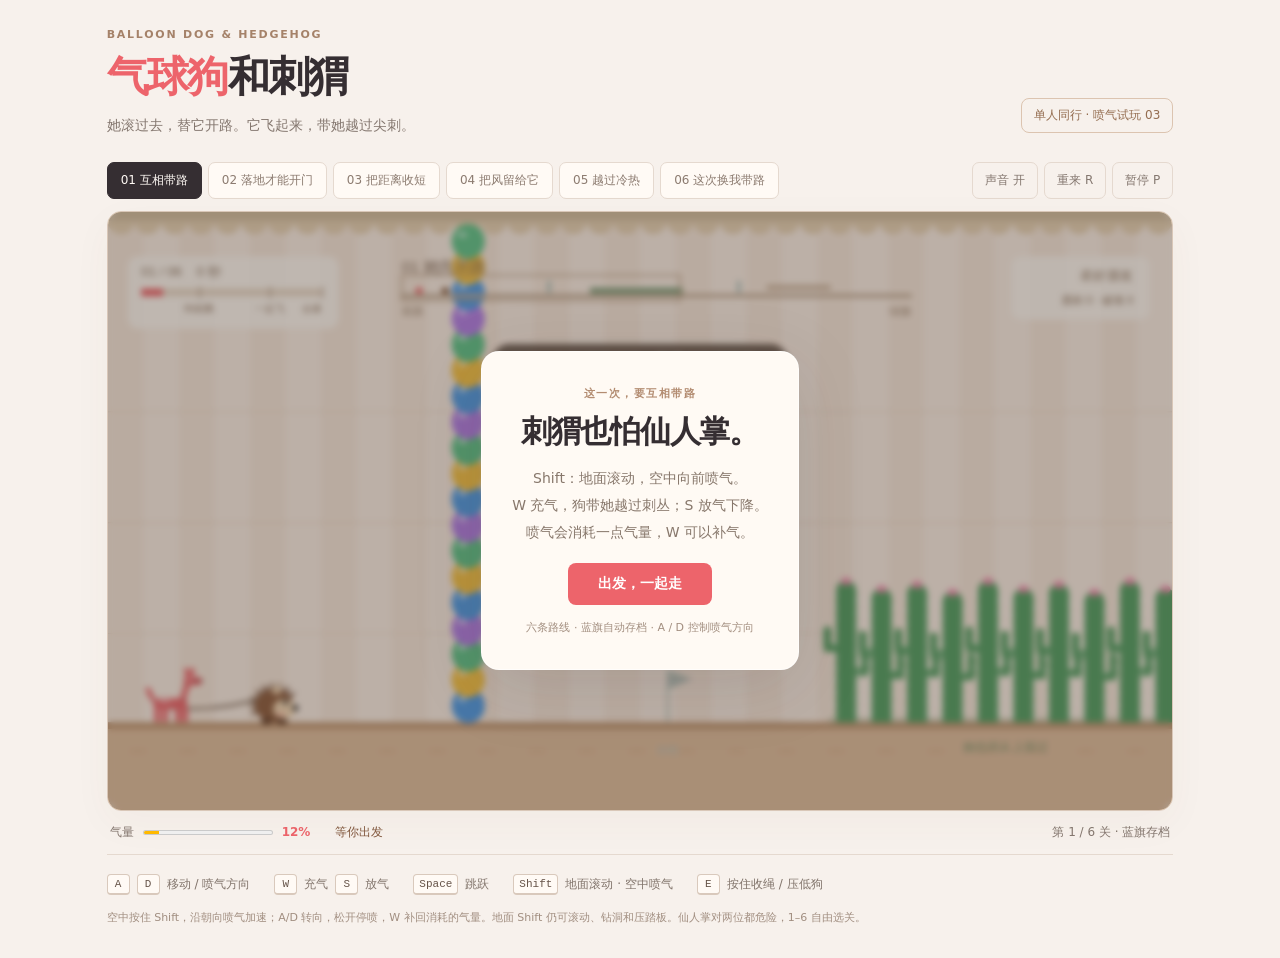
<file: archive/solo-jet.html>
<!doctype html>
<html lang="zh-CN" data-theme="light">
<head>
<meta charset="utf-8">
<meta name="viewport" content="width=device-width, initial-scale=1, viewport-fit=cover">
<meta name="theme-color" content="#f7f1ec">
<title>气球狗和刺猬 · 单人同行</title>
<style>
:root{color-scheme:light;--bg:#f7f1ec;--ink:#352e32;--muted:#84776f;--line:#e5d9cf;--pink:#ed646b;--brown:#80563c;--font:system-ui,-apple-system,"Microsoft YaHei","PingFang SC",sans-serif}
*{box-sizing:border-box}body{margin:0;background:var(--bg);color:var(--ink);font-family:var(--font);padding:28px max(18px,env(safe-area-inset-right)) 30px}button{font:inherit;cursor:pointer;touch-action:manipulation}button:focus-visible{outline:3px solid #bd6c45;outline-offset:4px}[hidden]{display:none!important}
.wrap{max-width:min(1160px,calc(max(340px,100svh - 300px)*16/9));margin:auto}.heading{display:flex;align-items:end;justify-content:space-between;gap:24px;margin-bottom:24px}.eyebrow{font-size:11px;letter-spacing:.16em;color:#a58269;font-weight:750;margin:0 0 10px}.heading h1{font-size:clamp(27px,3.5vw,42px);font-weight:850;letter-spacing:-.04em;margin:0;line-height:1.25}.heading h1 span{color:var(--pink)}.sub{font-size:14px;color:var(--muted);line-height:1.8;margin:9px 0 0}.edition{border:1px solid #dcc4b0;border-radius:8px;color:#946d50;font-size:12px;white-space:nowrap;padding:8px 12px;margin-bottom:5px}
.topline{display:flex;align-items:center;justify-content:space-between;gap:12px;margin-bottom:12px}.levels{display:flex;flex-wrap:wrap;gap:6px}.levels button{border:1px solid var(--line);border-radius:7px;padding:9px 13px;background:#fffaf5;color:#8c7b70;font-size:12px}.levels button[aria-pressed=true]{background:var(--ink);border-color:var(--ink);color:#fffaf5}.tools{display:flex;gap:6px}.tools button{border:1px solid var(--line);border-radius:7px;padding:9px 12px;background:transparent;color:var(--muted);font-size:12px;white-space:nowrap}
.stage{position:relative;aspect-ratio:16/9;overflow:hidden;border:1px solid #d9c7b8;border-radius:14px;background:#fbefe6;box-shadow:0 12px 40px #60412d0a;outline:none}canvas{display:block;width:100%;height:100%;touch-action:none}.overlay{position:absolute;inset:0;display:flex;align-items:center;justify-content:center;background:#40352c55;backdrop-filter:blur(3px)}.card{text-align:center;padding:30px;max-width:min(470px,90%);border:1px solid #ffffffa0;border-radius:18px;background:#fffaf4;box-shadow:0 16px 70px #352a2920}.card .kicker{color:#b38c71;font-size:11px;font-weight:700;letter-spacing:.14em}.card h2{font-size:clamp(21px,3vw,31px);margin:10px 0 12px;letter-spacing:-.04em}.card p{font-size:14px;line-height:1.9;color:#87776b;margin:0 0 18px}.primary{background:var(--pink);border:0;color:white;padding:12px 30px;border-radius:8px;font-size:14px;font-weight:700}.card .small{font-size:11px;margin-top:13px;margin-bottom:0;color:#a38f80}
.status{display:flex;align-items:center;gap:20px;padding:13px 3px;border-bottom:1px solid var(--line);font-size:12px;color:var(--muted)}.air{display:flex;align-items:center;gap:9px}.air meter{width:130px;height:10px;accent-color:var(--pink)}.air strong{color:var(--pink);font-variant-numeric:tabular-nums;min-width:33px}.state{flex:1;color:var(--brown)}.legend{display:flex;flex-wrap:wrap;gap:12px 24px;padding:19px 0 14px;font-size:12px;color:#81746b}.legend>span{display:flex;align-items:center;gap:7px}kbd{display:inline-block;min-width:23px;padding:3px 5px;border:1px solid #d9c9bc;border-bottom-width:2px;border-radius:4px;background:#fffaf5;text-align:center;font:11px ui-monospace,Consolas,monospace;color:#665449}.note{font-size:11px;color:#a18e80;line-height:1.7;margin:0}.touch{display:none;gap:7px;grid-template-columns:repeat(7,1fr);padding:12px 0}.touch button{user-select:none;-webkit-user-select:none;border:1px solid var(--line);background:#fffaf5;border-radius:9px;padding:14px 2px;color:var(--brown);font-size:12px;touch-action:none}.touch button.active{background:#f5cfb6;border-color:#c49b7c}
@media(max-width:700px){body{padding-top:20px}.wrap{max-width:1160px}.heading{margin-bottom:19px}.edition{display:none}.topline{align-items:start;flex-direction:column}.levels{gap:5px}.levels button{padding:7px 9px;font-size:11px}.tools{align-self:end}.status{gap:12px;font-size:10px}.air meter{width:75px}.legend{gap:9px 15px;font-size:11px}.card{padding:18px}.card p{font-size:12px;line-height:1.6;margin-bottom:10px}.card .small{display:none}.card h2{margin:6px 0}.primary{padding:9px 22px}.touch{display:grid}.note{font-size:10px}}
@media(pointer:coarse){.touch{display:grid}}
@media(max-width:420px){.card{padding:12px}.card .kicker{display:none}.card h2{font-size:20px;margin:0 0 8px}.card p{font-size:11px;line-height:1.5;margin-bottom:8px}.primary{font-size:12px;padding:8px 18px}.status{flex-wrap:wrap;gap:7px 10px}.status .state{order:3;flex-basis:100%}.status>span:last-child{margin-left:auto}}
</style>
</head>
<body><main class="wrap">
<header class="heading"><div><p class="eyebrow">BALLOON DOG & HEDGEHOG</p><h1><span>气球狗</span>和刺猬</h1><p class="sub">她滚过去，替它开路。它飞起来，带她越过尖刺。</p></div><span class="edition">单人同行 · 喷气试玩 03</span></header>
<div class="topline"><nav class="levels" id="levels" aria-label="选关"></nav><div class="tools"><button id="soundBtn" aria-pressed="true">声音 开</button><button id="restartBtn">重来 R</button><button id="pauseBtn">暂停 P</button></div></div>
<div class="stage" id="stage" tabindex="0" aria-label="游戏区域，使用 A D 移动，W 充气，S 放气，空格跳跃，Shift 地面滚动、空中喷气，E 收绳">
<canvas id="game" aria-label="气球狗和刺猬单人游戏画面"></canvas>
<div class="overlay" id="start"><div class="card"><span class="kicker">这一次，要互相带路</span><h2>刺猬也怕仙人掌。</h2><p>Shift：地面滚动，空中向前喷气。<br>W 充气，狗带她越过刺丛；S 放气下降。<br>喷气会消耗一点气量，W 可以补气。</p><button class="primary" id="startBtn">出发，一起走</button><p class="small">六条路线 · 蓝旗自动存档 · A / D 控制喷气方向</p></div></div>
<div class="overlay" id="paused" hidden><div class="card"><span class="kicker">等一等朋友</span><h2>歇一下，再出发。</h2><p>按 P / Esc，或点击下面的按钮继续。</p><button class="primary" id="resumeBtn">继续同行</button></div></div>
<div class="overlay" id="win" hidden><div class="card"><span class="kicker">一根绳子，两位朋友</span><h2 id="winTitle">一起到了！</h2><p id="winBody"></p><button class="primary" id="nextBtn">下一关 →</button><p class="small" id="winNext">Enter 下一关 · R 再试一次</p></div></div>
</div>
<div class="status" id="status" role="status" aria-live="off"><div class="air"><span>气量</span><meter id="airMeter" min="0" max="1" low=".32" high=".90" optimum=".78" value=".12"></meter><strong id="airText">12%</strong></div><span class="state" id="stateText">等你出发</span><span id="saveText">蓝旗处自动存档</span></div>
<div class="touch" aria-label="触屏操作"><button data-code="KeyA" aria-label="向左">←</button><button data-code="KeyD" aria-label="向右">→</button><button data-code="Space">跳跃</button><button data-code="KeyW">充气</button><button data-code="KeyS">放气</button><button data-code="ShiftLeft" aria-label="地面滚动，空中喷气">滚/喷</button><button data-code="KeyE">收绳</button></div>
<div class="legend"><span><kbd>A</kbd><kbd>D</kbd> 移动 / 喷气方向</span><span><kbd>W</kbd> 充气 <kbd>S</kbd> 放气</span><span><kbd>Space</kbd> 跳跃</span><span><kbd>Shift</kbd> 地面滚动 · 空中喷气</span><span><kbd>E</kbd> 按住收绳 / 压低狗</span></div>
<p class="note">空中按住 Shift，沿朝向喷气加速；A/D 转向，松开停喷，W 补回消耗的气量。地面 Shift 仍可滚动、钻洞和压踏板。仙人掌对两位都危险，1–6 自由选关。</p>
</main><script>
(()=>{
const cv=document.getElementById('game'),c=cv.getContext('2d');
const stageEl=document.getElementById('stage'),startEl=document.getElementById('start'),winEl=document.getElementById('win'),pauseEl=document.getElementById('paused');
const winTitle=document.getElementById('winTitle'),winBody=document.getElementById('winBody'),winNext=document.getElementById('winNext'),levelsEl=document.getElementById('levels');
const airMeter=document.getElementById('airMeter'),airText=document.getElementById('airText'),stateText=document.getElementById('stateText'),saveText=document.getElementById('saveText');
const W=960,H=540,G=1000,K=3.2,MD=1,MH=1.25,ROPE=126,NAILS=26,DOGC='#ed646b';
const FONT=n=>`${n}px "Microsoft YaHei","PingFang SC",sans-serif`;
const clamp=(v,a,b)=>Math.max(a,Math.min(b,v));
const approach=(v,t,s)=>v<t?Math.min(t,v+s):Math.max(t,v-s);
const inRect=(x,y,r)=>x>r.x&&x<r.x+r.w&&y>r.y&&y<r.y+r.h;
const LEVELS=[
 {name:'互相带路',width:1760,softSky:true,tip:'先滚破墙，再让狗把她吊高，越过整片刺丛。',
 solids:[{x:-200,y:460,w:2160,h:300},{x:1260,y:NAILS,w:220,h:432-NAILS}],
 walls:[{x:310,y:NAILS,w:30,h:460-NAILS}],beds:[{x:650,w:320,base:460,h:128}],
 dogX:60,hogX:150,dogAir:.12,checkpoints:[{x:505,dogX:420,air:.12},{x:1160,dogX:1075,air:0}],goal:{x:1640,y:380,w:100,h:80},
 zones:[{x:0,title:'01 她先开路',hint:'Shift + D 加速滚破墙；普通走路撞不开。'},
 {x:375,title:'02 换它带路',hint:'刺猬也怕刺。W 充到约 80%，停在安全地面等她被吊高。'},
 {x:640,title:'03 一起越过',hint:'让刺猬的脚也高过仙人掌，再向右飞。S 可以放气降落。'},
 {x:1030,title:'04 低头同行',hint:'在矮洞前 S 放光气，再按住 Shift，两个一起钻过去。'},
 {x:1500,title:'05 一起到旗子',hint:'洞口已过，牵着朋友去绿旗。'}]},
 {name:'落地才能开门',width:1980,tip:'飞过刺丛后还得落地，滚压铜踏板，替下一次起飞开路。',
 solids:[{x:-200,y:460,w:2400,h:300}],beds:[{x:430,w:290,base:460,h:130},{x:1310,w:270,base:460,h:130}],
 switches:[{x:990,y:460,w:64,label:'风阀'}],gates:[{x:1160,y:NAILS,w:30,h:460-NAILS,switch:0}],
 fans:[{x:1275,y:NAILS,w:350,h:540-NAILS,dx:0,dy:-1,p:550,switch:0}],
 dogX:60,hogX:150,dogAir:.12,checkpoints:[{x:275,dogX:190,air:.12},{x:1070,dogX:985,air:.12,requiresSwitch:0}],goal:{x:1850,y:380,w:100,h:80},
 zones:[{x:0,title:'01 第一片刺丛',hint:'先充气把她带过刺丛。缩球和跳跃都不能硬闯。'},
 {x:760,title:'02 落地，才有下一步',hint:'S 放气落到铜踏板前；Shift + D 滚压风阀，打开门和风。'},
 {x:1080,title:'03 门开了，再起飞',hint:'风阀已锁定。门后有第二片刺丛，借风带她过去。'},
 {x:1650,title:'04 放气回家',hint:'离开风道后 S 放气，一起落到绿旗。'}]},
 {name:'把距离收短',width:1880,tip:'低顶和刺丛夹住路线。要让两个人加一根绳子一起通过。',
 solids:[{x:-200,y:460,w:2300,h:300},{x:280,y:NAILS,w:190,h:432-NAILS},{x:1450,y:NAILS,w:180,h:432-NAILS}],
 beds:[{x:870,w:270,base:460,h:128}],bars:[{x:815,y:110,w:410}],
 dogX:60,hogX:150,dogAir:.12,checkpoints:[{x:710,dogX:625,air:0},{x:1350,dogX:1265,air:0}],goal:{x:1760,y:380,w:100,h:80},
 zones:[{x:0,title:'01 一起放低',hint:'S 放扁小狗，Shift 缩成球，先钻过入口。'},
 {x:520,title:'02 这次把绳子收短',hint:'吊刺只朝下扎。E 收短气管，再充气带她从刺丛上方过。'},
 {x:820,title:'03 紧挨着，飞过去',hint:'保持 E，调 W / S 让她的脚高过刺丛，也让狗避开吊刺。'},
 {x:1200,title:'04 再次低头',hint:'安全地面就在前面。放气落地，缩球钻过最后的矮洞。'}]},
 {name:'把风留给它',width:2020,tip:'她先滚开风阀，它才有风可借；最后还要把气放光。',
 solids:[{x:-200,y:460,w:1340,h:300},{x:1360,y:400,w:900,h:300},{x:1570,y:NAILS,w:200,h:372-NAILS}],
 beds:[{x:650,w:350,base:460,h:136}],switches:[{x:320,y:460,w:64,label:'送风'}],
 fans:[{x:500,y:NAILS,w:550,h:540-NAILS,dx:0,dy:-1,p:600,switch:0},{x:1120,y:NAILS,w:235,h:540-NAILS,dx:0,dy:-1,p:800,switch:0}],
 walls:[{x:1670,y:NAILS,w:28,h:400-NAILS}],dogX:60,hogX:150,dogAir:.12,
 checkpoints:[{x:490,dogX:405,air:.12,requiresSwitch:0},{x:1480,dogX:1395,air:0}],goal:{x:1890,y:320,w:100,h:80},
 zones:[{x:0,title:'01 先给风开路',hint:'Shift + D 滚过铜踏板，开启两段送风。'},
 {x:430,title:'02 借风抬起她',hint:'约 65% 气量进入风道，等刺猬被吊高后再越过刺丛。'},
 {x:1040,title:'03 接住下一阵风',hint:'下一阵风跨过缺口，S 少量放气，避开天花板。'},
 {x:1390,title:'04 飘完，接着滚',hint:'落地后 S 放光气，Shift 滚进矮洞，撞破里面的墙。'}]},
 {name:'越过冷热',width:2100,tip:'同样的气量，在两片花园里会给出不同的浮力。',
 solids:[{x:-200,y:460,w:2500,h:300},{x:280,y:NAILS,w:190,h:432-NAILS},{x:1740,y:NAILS,w:170,h:432-NAILS}],
 beds:[{x:690,w:290,base:460,h:128},{x:1240,w:290,base:460,h:128}],
 heat:[{x:610,y:NAILS,w:390,h:434,k:.105},{x:1140,y:NAILS,w:430,h:434,k:-.12}],
 dogX:60,hogX:150,dogAir:.12,checkpoints:[{x:570,dogX:485,air:0},{x:1120,dogX:1035,air:.55}],goal:{x:1970,y:380,w:100,h:80},
 zones:[{x:0,title:'01 放扁，进入花园',hint:'先放气缩球钻洞，出来后再充气。'},
 {x:510,title:'02 热会替你充气',hint:'热区里气量会涨。先升到安全高度，适时 S 放气，别撑爆。'},
 {x:1010,title:'03 冷会偷走浮力',hint:'蓝旗后是冷区。用 W 补回浮力，刺猬也必须从刺丛上面过。'},
 {x:1600,title:'04 放光气再出门',hint:'落到安全地面，再 S 放扁小狗、Shift 缩球钻出花园。'}]},
 {name:'这次换我带路',width:2540,tip:'从低处替它开路，再从高处带她走。一路的动作在这里接上。',
 solids:[{x:-200,y:460,w:1780,h:300},{x:1880,y:400,w:900,h:300},{x:250,y:NAILS,w:200,h:432-NAILS},{x:2120,y:NAILS,w:180,h:372-NAILS}],
 walls:[{x:370,y:NAILS,w:28,h:460-NAILS},{x:2210,y:NAILS,w:28,h:400-NAILS}],
 beds:[{x:780,w:280,base:460,h:128}],bars:[{x:725,y:118,w:420}],
 switches:[{x:1260,y:460,w:64,label:'开门送风'}],gates:[{x:1440,y:NAILS,w:28,h:460-NAILS,switch:0}],
 fans:[{x:1560,y:NAILS,w:320,h:540-NAILS,dx:0,dy:-1,p:700,switch:0}],
 heat:[{x:1480,y:NAILS,w:160,h:434,k:.10},{x:1880,y:NAILS,w:170,h:380,k:-.10}],
 dogX:60,hogX:150,dogAir:.12,checkpoints:[{x:600,dogX:515,air:0},{x:1360,dogX:1275,air:.12,requiresSwitch:0},{x:2040,dogX:1955,air:0}],goal:{x:2410,y:320,w:100,h:80},
 zones:[{x:0,title:'01 她来开路',hint:'放光气、缩成球，在矮洞里滚破第一面墙。'},
 {x:480,title:'02 它来带路',hint:'E 收短气管、W 充气，让两位朋友一起穿过上下尖刺之间。'},
 {x:1150,title:'03 还得再落地',hint:'S 放气落地，Shift 滚压铜踏板。门和风道在等她来打开。'},
 {x:1460,title:'04 接住风，也接住冷',hint:'热区少充一点，借风跨过缺口；到对岸冷区再 W 补气。'},
 {x:2000,title:'05 最后一次低头',hint:'最后一面墙藏在矮洞里。放光气，滚过去，再一起到绿旗。'}]},
];
let idx=0,L,statics,walls,cacti,fans,heat,bars,solids,spikeTeeth=[],switches=[],gates=[],needRebuild=false;
let dog,hog,ropeLen=ROPE,parts=[],texts=[],stats,time=0,hit=0,shake=0,win=false,started=false,paused=false,muted=false,checkpoint=null,banner=0,pumpClock=0,hudClock=0,cameraX=0,hurt=0,hurtReason='';
const rr=a=>22+22*Math.min(a,1.05);
const isFlat=()=>dog.state==='ok'&&dog.air<.04;
function anchor(){
 if(dog.state!=='ok'||isFlat())return{x:dog.x-dog.face*22,y:dog.y+3};
 const r=rr(dog.air);return{x:dog.x-dog.face*.5*r,y:dog.y+.45*r};
}
function dogDims(){if(dog.state!=='ok')return[26,6];if(isFlat())return[28,7];const r=rr(dog.air);return[r*.85,r];}
function rebuildSolids(){solids=[...statics,...walls.filter(w=>w.alive),...gates.filter(g=>!switches[g.switch].on),...bars.map(b=>({x:b.x,y:b.y,w:b.w,h:8,spikeBacking:true})),...(!L.softSky?[{x:0,y:-200,w:L.width,h:208,spikeBacking:true}]:[]),{x:-60,y:-200,w:60,h:900},{x:L.width,y:-200,w:60,h:900}];needRebuild=false;}
function overlapAny(cx,cy,hw,hh){return solids.some(s=>Math.abs(cx-(s.x+s.w/2))<hw+s.w/2-.2&&Math.abs(cy-(s.y+s.h/2))<hh+s.h/2-.2);}
function groundAt(x){let y=H+100;for(const s of statics)if(x>=s.x&&x<=s.x+s.w&&s.y>40)y=Math.min(y,s.y);return y;}
function makeCacti(beds){return beds.flatMap(b=>{const a=[];for(let x=b.x+16,i=0;x<b.x+b.w;x+=32,i++)a.push({x,base:b.base,h:b.h-[0,7,3,10][i%4]});return a;});}
function loadLevel(i){idx=i;L=LEVELS[i];statics=L.solids.map(s=>({...s}));walls=(L.walls||[]).map(w=>({...w,bwall:true,alive:true}));switches=(L.switches||[]).map(s=>({...s,on:false}));gates=(L.gates||[]).map(g=>({...g,open:0}));cacti=makeCacti(L.beds||[]);fans=L.fans||[];heat=L.heat||[];bars=L.bars||[];spikeTeeth=[...(!L.softSky?downwardTeeth(0,8,L.width,24,NAILS-8,'ceiling'):[]),...bars.flatMap((b,j)=>downwardTeeth(b.x,b.y+8,b.w,20,10,j))];reset(true);[...levelsEl.children].forEach((b,j)=>b.setAttribute('aria-pressed',j===i?'true':'false'));}
function reset(full){
 if(full){checkpoint=null;stats={hog:0,over:0,spike:0,cactus:0,thorn:0,fall:0,breaks:0};time=0;parts=[];texts=[];}
 walls.forEach((w,i)=>w.alive=checkpoint?checkpoint.walls[i]:true);switches.forEach((s,i)=>s.on=checkpoint?checkpoint.switches[i]:false);gates.forEach(g=>g.open=switches[g.switch].on?1:0);rebuildSolids();
 const sp=checkpoint?L.checkpoints[checkpoint.index]:null,air=sp?sp.air:(L.dogAir??.12),dx=sp?sp.dogX:L.dogX,hx=sp?sp.x:L.hogX;
 dog={x:dx,y:groundAt(dx)-(air<.04?7:rr(air)),vx:0,vy:0,air,face:1,ground:true,state:'ok',lastPop:'',squash:0,rot:0,inv:1,near:99,lastR:rr(air),flatPrev:air<.04,blocked:0};
 hog={x:hx,y:groundAt(hx)-15,vx:0,vy:0,face:1,ground:true,revive:0,squash:0,ball:false,spin:0,blow:false,reel:false,coyote:0,jbuf:0,bob:0,taut:false,jet:false,jetEmpty:false,jetDir:1,jetGlow:0,jetClock:0};
 ropeLen=ROPE;hit=0;shake=0;hurt=0;win=false;banner=5.5;paused=false;pumpClock=0;cameraX=clamp(hx-W*.38,0,L.width-W);clearHeld();setJet(false);winEl.hidden=true;pauseEl.hidden=true;document.getElementById('pauseBtn').textContent='暂停 P';syncHUD();
}
let ac=null,master=null,jetGain=null,nbuf=null;
function initAudio(){
  if(ac){if(ac.state==='suspended')ac.resume();return;}
  try{
    ac=new (window.AudioContext||window.webkitAudioContext)();
    master=ac.createGain();master.gain.value=muted?0:.32;master.connect(ac.destination);
    const o=ac.createOscillator();o.type='sawtooth';o.frequency.value=150;
    const lfo=ac.createOscillator();lfo.frequency.value=17;const lg=ac.createGain();lg.gain.value=60;lfo.connect(lg);lg.connect(o.frequency);
    const f=ac.createBiquadFilter();f.type='lowpass';f.frequency.value=900;
    jetGain=ac.createGain();jetGain.gain.value=0;o.connect(f);f.connect(jetGain);jetGain.connect(master);o.start();lfo.start();
  }catch(e){ac=null;}
}
function setJet(on){if(ac&&jetGain)jetGain.gain.setTargetAtTime(on?.16:0,ac.currentTime,.03);}
function tone(type,f0,f1,dur,vol){if(!ac)return;const t=ac.currentTime,o=ac.createOscillator(),g=ac.createGain();o.type=type;o.frequency.setValueAtTime(f0,t);o.frequency.exponentialRampToValueAtTime(f1,t+dur);g.gain.setValueAtTime(vol,t);g.gain.exponentialRampToValueAtTime(.001,t+dur);o.connect(g);g.connect(master);o.start(t);o.stop(t+dur+.02);}
function noise(dur,vol,type,f0,f1){if(!ac)return;if(!nbuf){nbuf=ac.createBuffer(1,ac.sampleRate,ac.sampleRate);const d=nbuf.getChannelData(0);for(let i=0;i<d.length;i++)d[i]=Math.random()*2-1;}const t=ac.currentTime,s=ac.createBufferSource();s.buffer=nbuf;const f=ac.createBiquadFilter();f.type=type;f.frequency.setValueAtTime(f0,t);f.frequency.exponentialRampToValueAtTime(f1,t+dur);const g=ac.createGain();g.gain.setValueAtTime(vol,t);g.gain.exponentialRampToValueAtTime(.001,t+dur);s.connect(f);f.connect(g);g.connect(master);s.start(t);s.stop(t+dur+.02);}
const sPop=()=>{noise(.2,.9,'highpass',1400,400);tone('sine',180,50,.18,.6);};
const sSmallPop=()=>{noise(.1,.5,'highpass',1800,600);};
const sPump=()=>noise(.28,.35,'bandpass',500,1600);
const sThud=()=>tone('sine',110,45,.12,.4);
const sHop=()=>tone('square',300,520,.08,.05);
const sBoing=()=>tone('sine',380,760,.14,.18);
const sSqueak=()=>tone('triangle',900,1400,.09,.15);
const sGrab=()=>tone('triangle',700,1000,.07,.12);
const sCurl=()=>tone('triangle',520,300,.09,.12);
const sBonk=()=>tone('sine',260,140,.07,.18);
const sCork=()=>{tone('sine',600,200,.08,.3);noise(.05,.3,'bandpass',2000,1000);};
const sFlat=()=>tone('sawtooth',160,70,.25,.08);
const sFall=()=>tone('sine',500,90,.5,.2);
const sCreak=()=>tone('sawtooth',230,170,.12,.04);
const sWin=()=>[523,659,784,1046].forEach((f,i)=>setTimeout(()=>tone('triangle',f,f*1.001,.2,.18),i*110));


/* One player owns every action; the dog responds to air, tether and momentum. */
const down=new Set(),just=new Set(),heldSources=new Map();
function setHeld(code,source,on){
 let sources=heldSources.get(code);if(!sources){sources=new Set();heldSources.set(code,sources);}
 if(on){if(!sources.size)just.add(code);sources.add(source);down.add(code);}else{sources.delete(source);if(!sources.size){down.delete(code);heldSources.delete(code);}}
}
function clearHeld(){down.clear();just.clear();heldSources.clear();document.querySelectorAll('.touch .active').forEach(b=>b.classList.remove('active'));}
const held=(...keys)=>keys.some(k=>down.has(k));
const pressed=(...keys)=>keys.some(k=>just.has(k));
function start(){started=true;paused=false;startEl.hidden=true;pauseEl.hidden=true;initAudio();stageEl.focus({preventScroll:true});}
function togglePause(force){if(!started||win)return;paused=force??!paused;clearHeld();pauseEl.hidden=!paused;document.getElementById('pauseBtn').textContent=paused?'继续 P':'暂停 P';setJet(false);if(!paused){initAudio();stageEl.focus({preventScroll:true});}}
function toggleSound(){muted=!muted;if(ac&&master)master.gain.value=muted?0:.32;document.getElementById('soundBtn').textContent=muted?'声音 关':'声音 开';document.getElementById('soundBtn').setAttribute('aria-pressed',String(!muted));}
const gameKeys=['KeyA','KeyD','KeyW','KeyS','KeyE','Space','ArrowLeft','ArrowRight','ArrowUp','ArrowDown','ShiftLeft','ShiftRight','Slash','Digit0','Numpad0'];
addEventListener('keydown',e=>{
 const k=e.code;if(gameKeys.includes(k))e.preventDefault();
 if(k==='KeyP'||k==='Escape'){if(!e.repeat)togglePause();return;}
 if(k==='KeyM'){if(!e.repeat)toggleSound();return;}
 if(k==='KeyR'&&started){reset(true);return;}
 const m=k.match(/^Digit([1-6])$/);if(m){loadLevel(+m[1]-1);start();return;}
 if(win&&(k==='Enter'||k==='NumpadEnter')){loadLevel((idx+1)%LEVELS.length);start();return;}
 if(!gameKeys.includes(k)||paused||win)return;
 if(!started)start();initAudio();setHeld(k,'keyboard',true);
});
addEventListener('keyup',e=>setHeld(e.code,'keyboard',false));
addEventListener('blur',()=>{clearHeld();if(started&&!win)togglePause(true);});
document.addEventListener('visibilitychange',()=>{if(document.hidden&&started&&!win)togglePause(true);});
document.getElementById('startBtn').addEventListener('click',start);
document.getElementById('resumeBtn').addEventListener('click',()=>togglePause(false));
document.getElementById('pauseBtn').addEventListener('click',()=>togglePause());
document.getElementById('restartBtn').addEventListener('click',()=>{reset(true);start();});
document.getElementById('soundBtn').addEventListener('click',()=>{initAudio();toggleSound();});
document.getElementById('nextBtn').addEventListener('click',()=>{loadLevel((idx+1)%LEVELS.length);start();});
stageEl.addEventListener('click',e=>{if(e.target===cv){if(!started)start();else stageEl.focus({preventScroll:true});}});
LEVELS.forEach((l,i)=>{const b=document.createElement('button');b.type='button';b.id='lv'+(i+1);b.textContent=`0${i+1} ${l.name}`;b.addEventListener('click',()=>{loadLevel(i);start();});levelsEl.appendChild(b);});
document.querySelectorAll('[data-code]').forEach(b=>{
 b.addEventListener('pointerdown',e=>{e.preventDefault();if(win)return;if(!started)start();if(paused)togglePause(false);b.setPointerCapture(e.pointerId);setHeld(b.dataset.code,e.pointerId,true);b.classList.add('active');});
 const release=e=>{setHeld(b.dataset.code,e.pointerId,false);b.classList.remove('active');};b.addEventListener('pointerup',release);b.addEventListener('pointercancel',release);b.addEventListener('lostpointercapture',release);
});
function addText(x,y,txt,col,size=20){texts.push({x,y,txt,col,size,life:1.1});}
function puff(x,y,n,col){for(let i=0;i<n;i++)parts.push({x,y,vx:(Math.random()-.5)*120,vy:-40-Math.random()*80,life:.5+Math.random()*.3,max:.8,col,sz:3+Math.random()*4,rot:0,vr:0,round:true});}
function confetti(x,y,n,cols,spread){for(let i=0;i<n;i++){const a=Math.random()*Math.PI*2,v=100+Math.random()*280;parts.push({x:x+(Math.random()-.5)*spread,y:y+(Math.random()-.5)*spread,vx:Math.cos(a)*v,vy:Math.sin(a)*v-120,life:.7+Math.random()*.5,max:1.3,col:cols[i%cols.length],sz:3+Math.random()*4,rot:Math.random()*6,vr:(Math.random()-.5)*20});}}
function resolve(b,hw,hh,isHog){
 for(const s of solids){
  if(s.bwall&&!s.alive)continue;
  const dx=b.x-(s.x+s.w/2),dy=b.y-(s.y+s.h/2),ox=hw+s.w/2-Math.abs(dx),oy=hh+s.h/2-Math.abs(dy);
  if(ox<=0||oy<=0)continue;
  if(oy<ox){
   if(dy<0){const speed=b.vy;b.y-=oy;if(b.vy>0)b.vy=0;b.ground=true;
    if(speed>240){if(isHog){hog.squash=.25;sThud();if(hog.ball&&speed>360){b.vy=-Math.min(speed*.26,230);b.ground=false;}}else if(dog.state==='ok')dog.squash=.2;}
   }else{b.y+=oy;if(b.vy<0)b.vy=0;}
  }else{
   if(s.bwall&&isHog&&(hog.ball||hog.jet)&&Math.abs(b.vx)>155){breakWall(s);b.vx*=.88;continue;}
   b.x+=dx<0?-ox:ox;
   if(isHog&&hog.ball){if(Math.abs(b.vx)>140)sBonk();b.vx=-b.vx*.42;}else b.vx=0;
  }
 }
}
function breakWall(s){s.alive=false;needRebuild=true;stats.breaks++;shake=Math.max(shake,.2);confetti(s.x+s.w/2,Math.max(s.y+s.h*.7,hog.y-35),28,['#76aacc','#e3b856','#78a98b','#ad92b5'],s.w);addText(s.x+s.w/2,hog.y-48,hog.jet?'喷气冲开了！':'滚得漂亮！','#9a6c42',20);[0,60,120].forEach(t=>setTimeout(sSmallPop,t));}
function setAir(next){
 if(dog.state!=='ok')return;
 const before=dog.air,oldY=dog.y,oldFlat=isFlat(),oldR=oldFlat?7:rr(before);dog.air=Math.max(0,next);
 const newFlat=isFlat(),newR=newFlat?7:rr(dog.air);
 // Preserve the feet on the ground, and when unfolding the flat skin.
 if(dog.ground||oldFlat!==newFlat)dog.y-=newR-oldR;
 if(dog.air>before){const [hw,hh]=dogDims();if(overlapAny(dog.x,dog.y,hw,hh)){dog.air=before;dog.y=oldY;dog.blocked=.25;return;}}
 if(oldFlat!==newFlat){if(newFlat){sFlat();addText(dog.x,dog.y-25,'扁扁的，也能走',DOGC,15);}else sSqueak();}
 dog.flatPrev=newFlat;dog.lastR=newR;
}
function pop(reason){
 if(dog.state!=='ok')return;const r=isFlat()?7:rr(dog.air);dog.state='skin';stats[reason]++;hit=.09;shake=.27;hog.revive=0;hog.jet=false;hog.jetGlow=0;sPop();setJet(false);
 confetti(dog.x,dog.y,24,[DOGC,DOGC,'#fffaf5'],r);
 const label={hog:'碰到刺猬的刺了',over:'充太满，撑爆了',spike:'碰到尖刺了',cactus:'碰到仙人掌了'}[reason];dog.lastPop=label;addText(dog.x,dog.y-r-15,'啪！',DOGC,30);addText(dog.x,dog.y-r+12,label,'#6e594b',15);
 dog.y+=r-6;dog.vx*=.5;dog.vy=0;dog.air=0;dog.rot=0;
}
function revive(){
 dog.state='ok';dog.lastPop='';dog.air=0;dog.inv=1.7;hog.revive=0;dog.y-=1;dog.flatPrev=true;dog.lastR=7;setAir(.12);sSqueak();addText(dog.x,dog.y-34,'又能一起走了',DOGC,17);
}
function dogHitsRect(rx,ry,rw,rh,body=dogCollisionCapsules()){const b=body.bounds;if(b.right<=rx||b.left>=rx+rw||b.bottom<=ry||b.top>=ry+rh)return false;return body.some(p=>capsuleHitsTriangle(p,[{x:rx,y:ry},{x:rx+rw,y:ry},{x:rx,y:ry+rh}])||capsuleHitsTriangle(p,[{x:rx+rw,y:ry},{x:rx+rw,y:ry+rh},{x:rx,y:ry+rh}]));}
function hogHitsRect(x,y,w,h){const r=hog.ball?15:17,cx=clamp(hog.x,x,x+w),cy=clamp(hog.y,y,y+h);return Math.hypot(hog.x-cx,hog.y-cy)<r;}
function hogHitsCactus(k){return hogHitsRect(k.x-18,k.base-k.h,36,k.h);}
function hurtHog(reason){if(hurt>0)return;stats[reason]++;hurt=.55;hurtReason=reason;shake=.35;hog.jet=false;hog.jetGlow=0;clearHeld();setJet(false);sBonk();puff(hog.x,hog.y,12,'#d6a26a');syncHUD();}
function fanOn(f){return f.switch===undefined||switches[f.switch].on;}
function pressSwitch(p){if(p.on)return;p.on=true;needRebuild=true;sGrab();sThud();confetti(p.x+p.w/2,p.y-15,16,['#cfaa67','#7aa99c','#e6cb98'],p.w);addText(p.x+p.w/2,p.y-55,'开了！','#8e774b',20);}
function update(dt){
 if(hurt>0){hurt-=dt;if(hurt<=0){const txt=hurtReason==='thorn'?'她也怕刺，要让小狗把她吊高再过':'回到蓝旗，再试一次';reset(false);addText(cameraX+W*.5,215,txt,'#9b7252',19);}return;}
 time+=dt;banner=Math.max(0,banner-dt);dog.blocked=Math.max(0,dog.blocked-dt);dog.inv=Math.max(0,dog.inv-dt);
 const ix=(held('KeyD','ArrowRight')?1:0)-(held('KeyA','ArrowLeft')?1:0),inflate=held('KeyW'),deflate=held('KeyS','ArrowDown');
 const shiftHeld=held('ShiftLeft','ShiftRight','Slash'),wasJet=hog.jet;
 const wantBall=shiftHeld&&hog.ground;
 if(wantBall&&!hog.ball){hog.ball=true;hog.y+=2;sCurl();}
 else if(!wantBall&&hog.ball&&!overlapAny(hog.x,hog.y-2,15,15)){hog.ball=false;hog.y-=2;}
 if(ix)hog.face=ix;
 if(hog.ground)hog.coyote=.1;else hog.coyote-=dt;
 if(pressed('Space','ArrowUp'))hog.jbuf=.12;else hog.jbuf-=dt;
 if(hog.jbuf>0&&hog.coyote>0){hog.vy=hog.ball?-330:-430;hog.jbuf=0;hog.coyote=0;hog.ground=false;hog.squash=-.18;sHop();}
 // Shift changes role at takeoff. Keep a forced crouch only inside a low tunnel.
 if(!hog.ground&&hog.ball&&!overlapAny(hog.x,hog.y-2,15,15)){hog.ball=false;hog.y-=2;}
 const jetRequested=shiftHeld&&!hog.ground;
 hog.jet=jetRequested&&dog.state==='ok'&&dog.air>.08;hog.jetEmpty=jetRequested&&!hog.jet;hog.jetDir=ix||hog.face;
 const hmax=hog.ball?395:210,hacc=hog.ball?(hog.ground?(ix?1150:180):(ix?600:65)):(hog.ground?(ix?2600:3000):(ix?1350:650));
 hog.vx=approach(hog.vx,hog.jet?hog.jetDir*440:ix*hmax,(hog.jet?1800:hacc)*dt);
 hog.vy+=G*dt;
 if(!held('Space','ArrowUp')&&hog.vy<0&&!hog.taut)hog.vy+=G*.8*dt;
 for(const f of fans)if(fanOn(f)&&inRect(hog.x,hog.y,f)){const q=hog.ball?.035:.12;hog.vx+=f.dx*f.p*q*dt;hog.vy+=f.dy*f.p*q*dt;}
 hog.vy=clamp(hog.vy,-380,850);hog.squash*=Math.exp(-10*dt);hog.spin+=hog.vx*dt/13;if(hog.ground&&ix)hog.bob+=dt*18;
 hog.ground=false;hog.x+=hog.vx*dt;hog.y+=hog.vy*dt;const hh=hog.ball?13:15;resolve(hog,hh,hh,true);
 if(hog.ground){hog.jet=false;hog.jetEmpty=false;}
 for(const p of switches)if(!p.on&&hog.ground&&hog.ball&&Math.abs(hog.vx)>140&&hog.x>p.x-3&&hog.x<p.x+p.w+3&&Math.abs(hog.y+hh-p.y)<5)pressSwitch(p);
 for(const g of gates)g.open=approach(g.open,switches[g.switch].on?1:0,dt*1.7);
 hog.blow=inflate&&!deflate;
 if(dog.state==='ok'){
  if(inflate&&!deflate)setAir(dog.air+.23*dt);
  if(deflate)setAir(dog.air-.50*dt);
  if(hog.jet)setAir(dog.air-.06*dt);
  for(const z of heat)if(inRect(dog.x,dog.y,z))setAir(dog.air+z.k*dt);
  setAir(dog.air-(L.leak??.003)*dt);
  if(dog.air>1){pop('over');}
 }else if(inflate&&!deflate){hog.revive+=dt;if(hog.revive>.85)revive();}else hog.revive=Math.max(0,hog.revive-dt*1.5);
 pumpClock-=dt;
 if(inflate&&!deflate&&pumpClock<=0){pumpClock=.32;noise(.12,.12,'bandpass',600,1200);const a=anchor();puff(a.x,a.y,2,'#fffaf5');}
 hog.jet=hog.jet&&dog.state==='ok'&&dog.air>.08;
 hog.jetGlow=hog.jet?1:Math.max(0,hog.jetGlow-dt*8);
 if(hog.jet&&!wasJet)noise(.1,.12,'bandpass',650,1600);
 hog.jetClock-=dt;
 if(hog.jet&&hog.jetClock<=0){hog.jetClock=.025;for(let i=0;i<2;i++)parts.push({x:hog.x-hog.jetDir*22,y:hog.y+3+(Math.random()-.5)*5,vx:-hog.jetDir*(130+Math.random()*110)+hog.vx*.2,vy:(Math.random()-.5)*35,life:.2+Math.random()*.1,max:.3,col:i?'#d6edf2':'#fff5db',sz:3+Math.random()*3,rot:0,vr:0,round:true});}
 setJet(hog.jet||(deflate&&dog.state==='ok'&&dog.air>.02));
 // The dog trails the walker; above the floating threshold it moves overhead.
 const flying=dog.state==='ok'&&dog.air>.38;
 const overhead=clamp((hog.y-dog.y-(dog.vy>15?150:55))/65,0,1);
 const targetX=hog.x-hog.face*(90-56*overhead),spring=flying?5.5:8;
 dog.vx+=clamp((targetX-dog.x)*spring-dog.vx*2.8,-1000,1000)*dt;
 dog.vx=clamp(dog.vx,-440,440);
 // Brake the follower's own approach near a grounded player. The player can
 // still jump or turn into it; simply stopping must not cause an auto-pop.
 if((hog.ground||(hog.vy>=0&&dog.vy>hog.vy))&&dog.state==='ok'){
  const sx=dog.x-hog.x,sy=dog.y-hog.y,safeRadius=(isFlat()?28:rr(dog.air)*.83)+32,clearance=Math.sqrt(Math.max(0,safeRadius*safeRadius-sy*sy));
  if(sx<0&&dog.vx>hog.vx)dog.vx=Math.min(dog.vx,hog.vx+Math.max(0,(-sx-clearance)*5));
  else if(sx>0&&dog.vx<hog.vx)dog.vx=Math.max(dog.vx,hog.vx-Math.max(0,(sx-clearance)*5));
  if(sy<0&&dog.vy>hog.vy&&Math.abs(sx)<safeRadius){const verticalClearance=Math.sqrt(safeRadius*safeRadius-sx*sx);dog.vy=Math.min(dog.vy,Math.max(0,hog.vy)+Math.max(0,(-sy-verticalClearance)*5));}
 }
 let ay=G;
 if(dog.state==='ok'&&!isFlat())ay=G*(1-K*dog.air);
 dog.vy+=ay*dt;dog.vy*=Math.exp(-(dog.state==='ok'&&!isFlat()?2.7:.15)*dt);
 for(const f of fans)if(fanOn(f)&&dog.state==='ok'&&!isFlat()&&inRect(dog.x,dog.y,f)){const q=f.p*(.4+dog.air)*dt;dog.vx+=f.dx*q;dog.vy+=f.dy*q;}
 dog.vy=clamp(dog.vy,-285,850);dog.rot=approach(dog.rot,clamp(dog.vx*.0006,-.18,.18),dt);dog.squash*=Math.exp(-10*dt);
 dog.ground=false;dog.x+=dog.vx*dt;dog.y+=dog.vy*dt;{const [hw,dh]=dogDims();resolve(dog,hw,dh,false);}
 const safeLen=dog.state==='ok'&&!isFlat()?Math.max(80,rr(dog.air)+40):72;
 const reel=held('KeyE','Digit0','Numpad0'),prevLen=ropeLen;
 ropeLen=approach(ropeLen,reel?safeLen:ROPE,(reel?145:100)*dt);hog.reel=reel&&ropeLen<prevLen;
 // Iterate the tether with scenery collisions to prevent pulling through walls.
 hog.taut=false;
 for(let i=0;i<5;i++){
  const a=anchor(),dx=hog.x-a.x,dy=hog.y-10-a.y,d=Math.hypot(dx,dy);
  if(d>ropeLen-2)hog.taut=true;
  if(d<=ropeLen||d<.001)break;
  const nx=dx/d,ny=dy/d,wd=dog.state==='ok'?1:1.6,wh=1/MH,corr=Math.min(d-ropeLen,25)/(wd+wh);
  dog.x+=nx*corr*wd;dog.y+=ny*corr*wd;hog.x-=nx*corr*wh;hog.y-=ny*corr*wh;
  const vr=(hog.vx-dog.vx)*nx+(hog.vy-dog.vy)*ny;
  if(vr>0){const j=vr/(wd+wh);dog.vx+=nx*j*wd;dog.vy+=ny*j*wd;hog.vx-=nx*j*wh;hog.vy-=ny*j*wh;}
  const [dw,dh]=dogDims();resolve(dog,dw,dh,false);resolve(hog,hh,hh,true);
 }
 if(L.softSky&&dog.state==='ok'&&!isFlat()&&dog.y-rr(dog.air)<NAILS){dog.y=NAILS+rr(dog.air);dog.vy=Math.max(0,dog.vy);}
 if(cacti.some(hogHitsCactus)||hogTouchesSpikes()){hurtHog('thorn');return;}
 if(dog.state==='ok'){
  const hR=hog.ball?16:19;
  const damageBody=dogCollisionCapsules();
  if(isFlat()){const cx=clamp(hog.x,dog.x-28,dog.x+28),cy=clamp(hog.y,dog.y-7,dog.y+7);dog.near=Math.hypot(hog.x-cx,hog.y-cy)-hR;}
  else dog.near=Math.hypot(dog.x-hog.x,dog.y-hog.y)-(rr(dog.air)*.83+hR);
  if(dog.near<0&&dog.inv<=0)pop('hog');
  else if(dogTouchesSpikes(damageBody))pop('spike');
  else for(const k of cacti)if(dogHitsRect(k.x-18,k.base-k.h,36,k.h,damageBody)){pop('cactus');break;}
 }
 if(needRebuild)rebuildSolids();
 L.checkpoints.forEach((cp,i)=>{if((!checkpoint||i>checkpoint.index)&&(cp.requiresSwitch===undefined||switches[cp.requiresSwitch].on)&&hog.ground&&hog.x>=cp.x&&dog.state==='ok'&&dog.x>cp.dogX-35){checkpoint={index:i,walls:walls.map(w=>w.alive),switches:switches.map(s=>s.on)};sGrab();addText(cp.x,groundAt(cp.x)-55,'在这里等你','#61969e',17);}});
 if(hog.y>H+55||dog.y>H+70){sFall();hurtHog('fall');return;}
 const g=L.goal;
 if(!win&&dog.state==='ok'&&hog.ground&&hog.x>=g.x&&hog.x<=g.x+g.w+16&&hog.y>g.y&&hog.y<g.y+g.h&&dog.x>g.x-115&&walls.every(w=>!w.alive)){
  win=true;clearHeld();setJet(false);sWin();syncHUD();
  winTitle.textContent=idx===LEVELS.length-1?'我们一起走完了！':'一起到了！';
  const pops=stats.hog+stats.over+stats.spike+stats.cactus;
  winBody.innerHTML=`第 ${idx+1} 关 · ${L.name}<br>${time.toFixed(1)} 秒 · 滚破 ${stats.breaks} 面墙<br>小狗爆掉 ${pops} 次 · 刺猬碰刺 ${stats.thorn} 次<br>还是一起到了。`;
  document.getElementById('nextBtn').textContent=idx===LEVELS.length-1?'再走一遍 ↻':'下一关 →';winNext.textContent=idx===LEVELS.length-1?'1–6 自由选关 · R 再试这一关':'Enter 下一关 · R 再试一次';winEl.hidden=false;
 }
 hudClock+=dt;if(hudClock>.1){syncHUD();hudClock=0;}
 const camTarget=clamp((hog.x*.7+dog.x*.3)-W*.38,0,L.width-W);cameraX=approach(cameraX,camTarget,Math.max(90,Math.abs(camTarget-cameraX)*7)*dt);
}
function syncHUD(){
 airMeter.value=dog.state==='ok'?clamp(dog.air,0,1):0;airText.textContent=`${Math.round(airMeter.value*100)}%`;
 stateText.textContent=win?'一起到达':hurt>0?(hurtReason==='thorn'?'碰到尖刺了 · 回蓝旗再试':'掉下去了 · 回蓝旗再试'):!started?'等你出发':dog.state==='skin'?`${dog.lastPop||'小狗破了'} · W 吹回来`:hog.jet?'空中喷气 · A/D 转向，W 补气':hog.jetEmpty?'气量不足 · W 补气后再喷':dog.blocked>0?'这里太窄，出洞再充气':isFlat()?'狗已放扁 · 缩球一起钻洞':dog.air>.90?'气快满了，小心撑爆':hog.ball?'缩成球 · 破墙 / 滚压踏板':!hog.ground&&hog.taut?'小狗带着她 · Shift 喷气前进':dog.air>.70?'浮力足够 · 等她升高再过刺丛':dog.air>.32?'小狗能飘 · 还带不动刺猬':'牵着走 · W 随时充气';
 saveText.textContent=checkpoint?`已存档 ${checkpoint.index+1} / ${L.checkpoints.length}`:`第 ${idx+1} / ${LEVELS.length} 关 · 蓝旗存档`;
}
function effects(dt){for(const p of parts){p.vy+=(p.round?-30:600)*dt;p.x+=p.vx*dt;p.y+=p.vy*dt;p.life-=dt;p.rot+=p.vr*dt;}parts=parts.filter(p=>p.life>0);for(const t of texts){t.y-=26*dt;t.life-=dt;}texts=texts.filter(t=>t.life>0);shake=Math.max(0,shake-dt);}
// The painted triangles are the hazards; their eight-pixel backing is solid.
function downwardTeeth(x,y,width,pitch,depth,kind){
 const teeth=[];
 for(let offset=0;offset<width;offset+=pitch){const w=Math.min(pitch,width-offset);teeth.push({x:x+offset,y,w,h:depth,kind,points:[{x:x+offset,y},{x:x+offset+w/2,y:y+depth},{x:x+offset+w,y}]});}
 return teeth;
}
function cross2(a,b,p){return(b.x-a.x)*(p.y-a.y)-(b.y-a.y)*(p.x-a.x);}
function pointInTriangle(p,t){const a=cross2(t[0],t[1],p),b=cross2(t[1],t[2],p),d=cross2(t[2],t[0],p);return(a>=0&&b>=0&&d>=0)||(a<=0&&b<=0&&d<=0);}
function pointSegmentD2(p,a,b){const dx=b.x-a.x,dy=b.y-a.y,n=dx*dx+dy*dy,u=n?clamp(((p.x-a.x)*dx+(p.y-a.y)*dy)/n,0,1):0;return(p.x-a.x-u*dx)**2+(p.y-a.y-u*dy)**2;}
function segmentD2(a,b,p,q){
 const intersects=Math.max(Math.min(a.x,b.x),Math.min(p.x,q.x))<=Math.min(Math.max(a.x,b.x),Math.max(p.x,q.x))+1e-9&&Math.max(Math.min(a.y,b.y),Math.min(p.y,q.y))<=Math.min(Math.max(a.y,b.y),Math.max(p.y,q.y))+1e-9&&cross2(a,b,p)*cross2(a,b,q)<=0&&cross2(p,q,a)*cross2(p,q,b)<=0;
 return intersects?0:Math.min(pointSegmentD2(a,p,q),pointSegmentD2(b,p,q),pointSegmentD2(p,a,b),pointSegmentD2(q,a,b));
}
function capsuleHitsTriangle(body,triangle){
 const minX=Math.min(triangle[0].x,triangle[1].x,triangle[2].x),maxX=Math.max(triangle[0].x,triangle[1].x,triangle[2].x),minY=Math.min(triangle[0].y,triangle[1].y,triangle[2].y),maxY=Math.max(triangle[0].y,triangle[1].y,triangle[2].y);
 if(Math.max(body.a.x,body.b.x)+body.r<=minX||Math.min(body.a.x,body.b.x)-body.r>=maxX||Math.max(body.a.y,body.b.y)+body.r<=minY||Math.min(body.a.y,body.b.y)-body.r>=maxY)return false;
 if(pointInTriangle(body.a,triangle)||pointInTriangle(body.b,triangle))return true;
 return triangle.some((p,i)=>segmentD2(body.a,body.b,p,triangle[(i+1)%3])<body.r*body.r);
}
function dogCollisionCapsules(){
 const flat=isFlat(),s=flat?1:rr(dog.air)/57,sx=dog.face*s*(flat?1:1+dog.squash),sy=s*(flat?1:1-dog.squash),rot=flat?0:dog.rot,co=Math.cos(rot),si=Math.sin(rot);
 function world(x,y){const px=(x-(flat?0:5))*sx,py=(y+(flat?0:17))*sy;return{x:dog.x+px*co-py*si,y:dog.y+px*si+py*co};}
 const parts=flat?[[1,1,56,10,0],[22,-7,6,10,17],[17,-7,6,10,-17]]:DOG_PARTS;
 const body=parts.map(([x,y,w,h,deg])=>{
  if(!flat){const thickness=.8+.45*dog.air;if(w<h)w*=thickness;else h*=thickness;}
  const radius=Math.min(w,h)/2,half=Math.max(w,h)/2-radius,angle=deg*Math.PI/180+(w>=h?0:Math.PI/2),dx=Math.cos(angle)*half,dy=Math.sin(angle)*half;
  return{a:world(x-dx,y-dy),b:world(x+dx,y+dy),r:Math.max(.25,radius*Math.min(Math.abs(sx),Math.abs(sy))-.8)};
 });
 body.bounds={left:Infinity,right:-Infinity,top:Infinity,bottom:-Infinity};
 for(const p of body){body.bounds.left=Math.min(body.bounds.left,p.a.x-p.r,p.b.x-p.r);body.bounds.right=Math.max(body.bounds.right,p.a.x+p.r,p.b.x+p.r);body.bounds.top=Math.min(body.bounds.top,p.a.y-p.r,p.b.y-p.r);body.bounds.bottom=Math.max(body.bounds.bottom,p.a.y+p.r,p.b.y+p.r);}
 return body;
}
function dogTouchesSpikes(body=dogCollisionCapsules()){const box=body.bounds;return spikeTeeth.some(t=>t.x+t.w>box.left&&t.x<box.right&&t.y+t.h>box.top&&t.y<box.bottom&&body.some(p=>capsuleHitsTriangle(p,t.points)));}
function hogTouchesSpikes(){const p={x:hog.x,y:hog.y},r=hog.ball?12:14,body={a:p,b:p,r};return spikeTeeth.some(t=>t.x+t.w>p.x-r&&t.x<p.x+r&&t.y+t.h>p.y-r&&t.y<p.y+r&&capsuleHitsTriangle(body,t.points));}
function paintSpikeTooth(t){c.beginPath();c.moveTo(t.points[0].x,t.points[0].y);c.lineTo(t.points[1].x,t.points[1].y);c.lineTo(t.points[2].x,t.points[2].y);c.closePath();c.fill();}
function ell(x,y,rx,ry){c.beginPath();c.ellipse(x,y,rx,ry,0,0,Math.PI*2);c.fill();}
function rrPath(x,y,w,h,r){c.beginPath();c.moveTo(x+r,y);c.arcTo(x+w,y,x+w,y+h,r);c.arcTo(x+w,y+h,x,y+h,r);c.arcTo(x,y+h,x,y,r);c.arcTo(x,y,x+w,y,r);c.closePath();}
function capsule(cx,cy,w,h,ang){
  c.save();c.translate(cx,cy);c.rotate(ang);const r=Math.min(w,h)/2;c.beginPath();
  if(w>=h){c.moveTo(-w/2+r,-h/2);c.lineTo(w/2-r,-h/2);c.arc(w/2-r,0,r,-Math.PI/2,Math.PI/2);c.lineTo(-w/2+r,h/2);c.arc(-w/2+r,0,r,Math.PI/2,Math.PI*1.5);}
  else{c.moveTo(w/2,-h/2+r);c.lineTo(w/2,h/2-r);c.arc(0,h/2-r,r,0,Math.PI);c.lineTo(-w/2,-h/2+r);c.arc(0,-h/2+r,r,Math.PI,0);}
  c.closePath();c.fill();c.restore();
}
const DOG_PARTS=[[-46,-19,12,30,-25],[-4,1,72,26,0],[-31,23,14,34,0],[-15,23,14,34,0],[13,23,14,34,0],[27,23,14,34,0],[27,-24,14,36,18],[43,-46,38,20,0],[31,-63,11,22,-15],[41,-63,11,22,12]];
function drawDog(){
  const r=rr(dog.air),s=r/57,t=.8+.45*dog.air;
  const scared=dog.near<26||dog.air>.86;
  const shv=scared?Math.sin(time*70)*1.6:0;
  const alpha=dog.inv>0&&Math.floor(time*12)%2?.45:1;
  c.save();c.globalAlpha=alpha;c.translate(dog.x+shv,dog.y);c.rotate(dog.rot);
  c.scale(dog.face*s*(1+dog.squash),s*(1-dog.squash));c.translate(-5,17);
  c.fillStyle=DOGC;
  for(const p of DOG_PARTS){let[px,py,w,h,a]=p;if(w<h)w*=t;else h*=t;capsule(px,py,w,h,a*Math.PI/180);}
  c.fillStyle='rgba(0,0,0,.13)';ell(23,-6,4,4);ell(33,-38,3.5,3.5);ell(-38,-7,3.5,3.5);
  c.fillStyle='rgba(255,255,255,.6)';ell(-16,-5,14,3.5*t);ell(38,-51,7,2.5*t);
  c.fillStyle='#2b2b2b';
  if(dog.near<12){c.font=FONT(12);c.textAlign='center';c.fillText('>',50,-42);c.fillText('<',62,-42);}
  else{ell(50,-46,2.6,2.6);ell(62,-46,2.2,2.2);}
  c.restore();
  warnMarks(dog.y-r);
}
function warnMarks(topY){
  if(dog.near<26){
    const sx=dog.x+dog.face*8,sy=topY-4;
    c.fillStyle='#7cc4f0';c.beginPath();c.moveTo(sx,sy-9);c.quadraticCurveTo(sx+6,sy,sx,sy+4);c.quadraticCurveTo(sx-6,sy,sx,sy-9);c.fill();
  }
  if(dog.near<12){c.font=FONT(26);c.textAlign='center';c.lineWidth=4;c.strokeStyle='#ffffff';c.strokeText('！',dog.x,topY-14);c.fillStyle=DOGC;c.fillText('！',dog.x,topY-14);}
}
function flatPath(){
  c.beginPath();c.moveTo(-28,6);c.bezierCurveTo(-24,-4,-14,0,-8,-4);c.bezierCurveTo(0,-9,8,-2,14,-6);c.bezierCurveTo(20,-9,26,-2,30,6);c.closePath();c.fill();
}
function drawFlatDog(){
  const alpha=dog.inv>0&&Math.floor(time*12)%2?.45:1;
  c.save();c.globalAlpha=alpha;c.translate(dog.x+(dog.near<26?Math.sin(time*70)*1.4:0),dog.y);c.scale(dog.face,1);
  c.fillStyle=DOGC;flatPath();capsule(22,-7,6,10,.3);capsule(17,-7,6,10,-.3);
  c.fillStyle='rgba(255,255,255,.5)';ell(-6,-1,8,1.5);
  c.fillStyle='#2b2b2b';ell(16,1,1.8,1.8);ell(23,1,1.6,1.6);
  c.restore();
  warnMarks(dog.y-10);
}
function drawSkin(){
  c.save();c.translate(dog.x,dog.y);c.fillStyle=DOGC;flatPath();
  c.fillStyle='rgba(255,255,255,.5)';ell(-6,-1,8,1.5);
  c.fillStyle='#2b2b2b';c.font=FONT(11);c.textAlign='center';c.fillText('x x',13,3);
  c.restore();
}
function drawHog(){
  c.save();c.translate(hog.x,hog.y);
  if(hog.ball){
    c.rotate(hog.spin);c.fillStyle='#5e3a26';
    for(let i=0;i<14;i++){const a=i*Math.PI*2/14,a0=a-.18,a1=a+.18;c.beginPath();c.moveTo(Math.cos(a0)*11,Math.sin(a0)*11);c.lineTo(Math.cos(a)*19,Math.sin(a)*19);c.lineTo(Math.cos(a1)*11,Math.sin(a1)*11);c.closePath();c.fill();}
    c.fillStyle='#8b5a3c';ell(0,0,13,13);
    c.fillStyle='#f3d7b4';ell(5,4,5,4);c.fillStyle='#2b2b2b';ell(9,4,1.8,1.8);
    c.restore();return;
  }
  if(hog.ground&&Math.abs(hog.vx)>30)c.translate(0,-Math.abs(Math.sin(hog.bob))*2.5);
  c.scale(hog.face*(1+hog.squash),1-hog.squash);
  c.fillStyle='#5e3a26';
  for(let i=0;i<9;i++){const a=-Math.PI-.35+i*(Math.PI-.25)/8,a0=a-.2,a1=a+.2;c.beginPath();c.moveTo(Math.cos(a0)*14,Math.sin(a0)*13);c.lineTo(Math.cos(a)*24,Math.sin(a)*22);c.lineTo(Math.cos(a1)*14,Math.sin(a1)*13);c.closePath();c.fill();}
  c.fillStyle='#8b5a3c';ell(0,0,17,15);
  c.fillStyle='#5e3a26';ell(-7,14,5,3);ell(7,14,5,3);
  c.fillStyle='#f3d7b4';ell(9,3,10,9);
  c.fillStyle='rgba(242,140,140,.55)';ell(6,8,3,2);
  c.fillStyle='#2b2b2b';ell(19,2,2.6,2.6);ell(10,-3,2.2,2.2);
  if(hog.blow){c.fillStyle='#2b2b2b';ell(20,6,2.4,2.4);}
  c.fillStyle='#f3d7b4';ell(2,-14,4,4);if(hog.reel)ell(-4,-12,3.5,3.5);
  c.restore();
  if(hog.revive>0){
    c.strokeStyle='#ffffff';c.lineWidth=6;c.beginPath();c.arc(hog.x,hog.y-36,12,0,Math.PI*2);c.stroke();
    c.strokeStyle=DOGC;c.lineWidth=4;c.beginPath();c.arc(hog.x,hog.y-36,12,-Math.PI/2,-Math.PI/2+Math.PI*2*hog.revive);c.stroke();
  }
}
function drawCactus(k){
  const top=k.base-k.h;
  c.fillStyle='#4f9e62';
  c.fillRect(k.x-9,top+9,18,k.h-9);ell(k.x,top+9,9,9);
  const ay=top+k.h*.45;c.fillRect(k.x-20,ay,12,7);capsule(k.x-17,ay-6,7,20,0);
  if(k.h>70){const by=top+k.h*.62;c.fillRect(k.x+8,by,12,7);capsule(k.x+17,by-7,7,22,0);}
  c.strokeStyle='rgba(255,255,255,.75)';c.lineWidth=1.2;
  for(let y=top+14;y<k.base-6;y+=11){c.beginPath();c.moveTo(k.x-9,y);c.lineTo(k.x-13,y-2);c.moveTo(k.x+9,y+5);c.lineTo(k.x+13,y+3);c.stroke();}
  c.fillStyle='#f28cb1';ell(k.x,top+1,4.5,3.5);
}
function drawWall(w){
  if(!w.alive)return;
  const cols=['#4c9be8','#f6c343','#5cc48a','#b07ce8'],rad=w.w/2;let i=0;
  for(let y=w.y+w.h-rad;y>w.y-rad/2;y-=rad*1.55){
    c.fillStyle=cols[i%4];ell(w.x+rad,y,rad,rad*1.05);
    c.fillStyle='rgba(255,255,255,.55)';ell(w.x+rad*.65,y-rad*.4,rad*.28,rad*.16);i++;
  }
}
function drawFan(f){
  c.save();
  c.strokeStyle='rgba(110,160,215,.4)';c.lineWidth=2;c.lineCap='round';
  for(let i=0;i<7;i++){const x=f.x+(i+.5)*f.w/7,y=f.y+f.h-((time*280+i*73)%f.h);c.beginPath();c.moveTo(x,y);c.lineTo(x,y+20);c.stroke();}
  c.fillStyle='#8d96a0';c.fillRect(f.x+12,(f.base??H)-18,f.w-24,18);
  c.fillStyle='#6c7580';const cx=f.x+f.w/2,sp=Math.sin(time*30)*.5+.5;ell(cx,(f.base??H)-18,(f.w/2-18)*sp+6,4);
  c.restore();
}
function drawHeat(z){
  if(z.k>0){
    c.fillStyle='rgba(255,170,60,.14)';c.fillRect(z.x,z.y,z.w,z.h);
    const cx=z.x+z.w/2;c.strokeStyle='#8d96a0';c.lineWidth=2;c.beginPath();c.moveTo(cx,10);c.lineTo(cx,z.y+18);c.stroke();
    c.fillStyle='#e8814c';c.beginPath();c.moveTo(cx-22,z.y+40);c.lineTo(cx-10,z.y+18);c.lineTo(cx+10,z.y+18);c.lineTo(cx+22,z.y+40);c.closePath();c.fill();
    c.fillStyle='#ffd36b';ell(cx,z.y+42,9,5);
    c.fillStyle='#e8814c';c.font=FONT(13);c.textAlign='center';c.fillText('热灯',cx,z.y+66);
  }else{
    c.fillStyle='rgba(120,190,255,.15)';c.fillRect(z.x,z.y,z.w,z.h);
    c.fillStyle='rgba(255,255,255,.9)';
    for(let i=0;i<14;i++){const x=z.x+((i*53+Math.sin(time+i)*12)%z.w+z.w)%z.w,y=z.y+((time*40+i*61)%z.h);ell(x,y,2,2);}
    c.fillStyle='#4c88c9';c.font=FONT(13);c.textAlign='center';c.fillText('冷风',z.x+z.w/2,z.y+18);
  }
}

function currentZone(){return [...L.zones].reverse().find(z=>hog.x>=z.x)||L.zones[0];}
function hint(){
 if(win)return'';
 if(hurt>0)return hurtReason==='thorn'?'刺猬也怕刺。让狗把她的脚吊到刺丛上方，再向前。':'回到最近的蓝旗，再试一次。';
 if(dog.state==='skin')return`${dog.lastPop||'小狗破了'}。按住 W，沿着气管把它重新吹起来。`;
 if(dog.blocked>0)return'这里太窄了，先放气钻出去，再充气。';
 if(dog.air>.90)return'气快满了！松开 W，或按 S 放一点气。';
 if(hog.jet)return'A / D 调方向，松开 Shift 停喷；喷气消耗气量，W 可以补气。';
 if(hog.jetEmpty)return'气不够喷了。按 W 给小狗补气，再按 Shift。';
 const closed=gates.find(g=>!switches[g.switch].on&&g.x>hog.x&&g.x-hog.x<200);
 if(closed)return'这道门连着铜踏板：先落地，再 Shift 加速滚压踏板。';
 return currentZone().hint;
}
function drawCheckpoint(){
 L.checkpoints.forEach((p,i)=>{const y=groundAt(p.x),saved=checkpoint&&checkpoint.index>=i;
 c.fillStyle=saved?'#67a2aa':'#b6c4bd';c.fillRect(p.x-1,y-47,2,47);c.beginPath();c.moveTo(p.x+1,y-47);c.lineTo(p.x+22,y-39);c.lineTo(p.x+1,y-30);c.fill();
 c.font=FONT(10);c.textAlign='center';c.fillText(saved?'已存档':'存档',p.x,y+29);});
}
function drawMechanisms(){
 for(const g of gates){const remaining=g.h*(1-g.open);c.save();c.strokeStyle='#b09063';c.lineWidth=2;c.strokeRect(g.x-5,g.y,g.w+10,g.h);c.fillStyle='#c6a573';c.fillRect(g.x,g.y,g.w,remaining);c.fillStyle='#efe2c8';for(let y=g.y+7;y<g.y+remaining-3;y+=20)c.fillRect(g.x+4,y,g.w-8,3);c.font=FONT(10);c.textAlign='center';c.fillStyle=g.open>.9?'#6c9987':'#987342';c.fillText(g.open>.9?'门已开':'踏板开门',g.x+g.w/2,g.y+g.h+30);c.restore();}
 switches.forEach((p,i)=>{const gate=gates.find(g=>g.switch===i);if(gate){c.strokeStyle=p.on?'#7fa89a':'#d4b38a';c.lineWidth=2;c.setLineDash([4,5]);c.beginPath();c.moveTo(p.x+p.w/2,p.y+16);c.lineTo(gate.x+gate.w/2,p.y+16);c.lineTo(gate.x+gate.w/2,gate.y+gate.h);c.stroke();c.setLineDash([]);}
 c.fillStyle=p.on?'#73a28a':'#ba8b4b';rrPath(p.x,p.y-7,p.w,8,3);c.fill();c.fillStyle=p.on?'#99c1a9':'#e4c282';c.fillRect(p.x+7,p.y-10+(p.on?5:0),p.w-14,5);c.font=FONT(11);c.textAlign='center';c.fillStyle=p.on?'#618875':'#937048';c.fillText(p.on?'已开启':`滚压${p.label}`,p.x+p.w/2,p.y+32);});
}
function drawOverview(){
 const x=265,y=74,w=460,scale=w/L.width;c.fillStyle='#ead9c8';c.fillRect(x,y,w,3);
 for(const s of statics){if(s.y>40){c.fillStyle='#b9a18a';c.fillRect(x+Math.max(0,s.x)*scale,y,(Math.min(L.width,s.x+s.w)-Math.max(0,s.x))*scale,3);}else{c.fillStyle='#c5ac94';c.fillRect(x+s.x*scale,y-8,s.w*scale,4);}}
 for(const b of L.beds||[]){c.fillStyle='#88a484';c.fillRect(x+b.x*scale,y-6,b.w*scale,6);}
 for(const p of L.checkpoints){c.fillStyle='#7da5a6';c.fillRect(x+p.x*scale,y-12,2,11);}
 for(const g of gates){c.fillStyle=switches[g.switch].on?'#75a28b':'#b39562';c.fillRect(x+g.x*scale,y-12,3,12);}
 c.strokeStyle='#a88a6b77';c.strokeRect(x+cameraX*scale,y-17,W*scale,23);c.fillStyle=DOGC;ell(x+dog.x*scale,y-3,3.2,3.2);c.fillStyle='#80563c';ell(x+hog.x*scale,y-3,3.2,3.2);
 c.font=FONT(10);c.textAlign='left';c.fillStyle='#99816b';c.fillText('前路',x,y+19);c.textAlign='right';c.fillText('绿旗',x+w,y+19);
}
function drawHogJet(){
 if(!hog.jet&&hog.jetGlow<=0)return;
 c.save();c.globalAlpha=hog.jet?1:hog.jetGlow;c.translate(hog.x-hog.jetDir*16,hog.y+3);c.scale(hog.jetDir,1);
 const length=27+Math.sin(time*63)*5;
 c.fillStyle='#99d1deaa';c.beginPath();c.moveTo(-3,-5);c.quadraticCurveTo(-15,-10,-length,0);c.quadraticCurveTo(-16,9,-3,5);c.closePath();c.fill();
 c.fillStyle='#fff7df';c.beginPath();c.moveTo(-3,-2.5);c.quadraticCurveTo(-11,-5,-length*.7,0);c.quadraticCurveTo(-10,5,-3,2.5);c.closePath();c.fill();
 c.fillStyle='#937357';c.fillRect(-6,-4,9,8);c.fillStyle='#d9ba8c';c.fillRect(-7,-3,3,6);c.fillStyle='#6c8990';ell(2,0,4,5);c.restore();
}
function render(){
 const dpr=Math.min(2,window.devicePixelRatio||1),w=Math.round(cv.clientWidth*dpr),h=Math.round(cv.clientHeight*dpr);
 if(cv.width!==w||cv.height!==h){cv.width=w;cv.height=h;}const sc=cv.width/W;c.setTransform(sc,0,0,sc,-cameraX*sc,0);
 if(shake>0)c.translate((Math.random()-.5)*shake*18,(Math.random()-.5)*shake*18);
 c.fillStyle='#fbefe6';c.fillRect(cameraX-20,-20,W+40,H+40);
 c.fillStyle='#f7e8dc';for(let x=Math.floor(cameraX/64)*64;x<cameraX+W;x+=64)c.fillRect(x,0,32,H);
 c.strokeStyle='#ead6c4';c.lineWidth=1;for(let y=180;y<H;y+=100){c.beginPath();c.moveTo(cameraX,y);c.lineTo(cameraX+W,y);c.stroke();}
 for(const z of heat)drawHeat(z);for(const f of fans)if(fanOn(f))drawFan({...f,base:Math.min(H,groundAt(f.x+f.w/2))});
 c.fillStyle=L.softSky?'#d1bd9f':'#9da29e';c.fillRect(cameraX,0,W,8);c.fillStyle=L.softSky?'#e6d1b3':'#bcc2bc';if(L.softSky){for(let x=Math.floor(cameraX/24)*24;x<cameraX+W;x+=24){c.beginPath();c.arc(x+12,8,12,0,Math.PI);c.fill();}}else for(const t of spikeTeeth)if(t.kind==='ceiling'&&t.x+t.w>cameraX&&t.x<cameraX+W)paintSpikeTooth(t);
 bars.forEach((b,i)=>{c.strokeStyle='#9da29e';c.lineWidth=2;for(let x=b.x+20;x<b.x+b.w;x+=85){c.beginPath();c.moveTo(x,8);c.lineTo(x,b.y);c.stroke();}c.fillStyle='#9da29e';c.fillRect(b.x,b.y,b.w,8);c.fillStyle='#bcc2bc';for(const t of spikeTeeth)if(t.kind===i)paintSpikeTooth(t);});
 c.fillStyle='#c7b6ab';c.fillRect(cameraX,H-9,W,9);
 for(const s of statics){c.fillStyle='#dfbd9d';c.fillRect(s.x,s.y,s.w,s.h);c.fillStyle='#bf9672';if(s.y>40){c.fillRect(s.x,s.y,s.w,6);c.fillStyle='#d5ae89';for(let x=Math.max(cameraX-40,s.x)+15;x<Math.min(cameraX+W,s.x+s.w);x+=45)c.fillRect(x,s.y+25,14,2);}else c.fillRect(s.x,s.y+s.h-5,s.w,5);}
 for(const wl of walls)drawWall(wl);drawMechanisms();for(const b of L.beds||[]){c.fillStyle='#698b6050';c.fillRect(b.x,b.base-4,b.w,5);c.font=FONT(11);c.textAlign='center';c.fillStyle='#78936c';c.fillText('她也得从上面过',b.x+b.w/2,b.base+26);}for(const k of cacti)drawCactus(k);drawCheckpoint();
 const g=L.goal,fx=g.x+g.w-24,fy=g.y+g.h;
 c.fillStyle='#7e8979';c.fillRect(fx-2,fy-80,3,80);c.fillStyle='#70a48a';c.beginPath();c.moveTo(fx+1,fy-79);c.lineTo(fx+31,fy-67);c.lineTo(fx+1,fy-53);c.fill();c.font=FONT(10);c.textAlign='center';c.fillText('一起到这里',fx,fy+26);
 const a=anchor(),ex=hog.x,ey=hog.y-10,d=Math.hypot(ex-a.x,ey-a.y),sag=Math.max(0,ropeLen-d)*.5;
 c.strokeStyle=hog.blow?'#cc8c65':hog.reel?'#789ca7':'#8d796a';c.lineWidth=hog.blow?3.5:2.5;c.lineCap='round';c.beginPath();c.moveTo(a.x,a.y);c.quadraticCurveTo((a.x+ex)/2,(a.y+ey)/2+sag,ex,ey);c.stroke();
 if(hog.blow){for(let i=0;i<3;i++){const t=(time*1.8+i/3)%1,u=1-t,x=u*u*ex+2*u*t*(a.x+ex)/2+t*t*a.x,y=u*u*ey+2*u*t*((a.y+ey)/2+sag)+t*t*a.y;c.fillStyle='#fff4d7';ell(x,y,3.4,3.4);}}
 if(hog.ball&&Math.abs(hog.vx)>220&&hog.ground){c.fillStyle='#c7aa8e55';for(let i=0;i<3;i++)ell(hog.x-hog.face*(23+i*12),hog.y+9,5-i,3-i*.5);}
 c.save();if(hurt>0)c.globalAlpha=.5+Math.sin(hurt*50)*.3;drawHogJet();if(dog.state==='ok'){drawHog();if(isFlat())drawFlatDog();else drawDog();}else{drawSkin();drawHog();}c.restore();
 for(const p of parts){c.save();c.globalAlpha=clamp(p.life/p.max*1.6,0,1);c.fillStyle=p.col;c.translate(p.x,p.y);c.rotate(p.rot);if(p.round)ell(0,0,p.sz,p.sz);else c.fillRect(-p.sz/2,-p.sz/4,p.sz,p.sz/2);c.restore();}
 for(const t of texts){c.save();c.globalAlpha=Math.min(1,t.life*2);c.font=FONT(t.size);c.textAlign='center';c.lineWidth=4;c.strokeStyle='#fffaf5';c.strokeText(t.txt,t.x,t.y);c.fillStyle=t.col;c.fillText(t.txt,t.x,t.y);c.restore();}
 c.setTransform(sc,0,0,sc,0,0);if(hurt>0){c.fillStyle='#a4512920';c.fillRect(0,0,W,H);}
 c.fillStyle='#fffaf5eb';rrPath(18,40,190,65,9);c.fill();c.font=FONT(12);c.textAlign='left';c.fillStyle='#89715e';c.fillText(`0${idx+1} / 06    ${Math.round(time)} 秒`,30,58);
 const bx=30,by=69,bw=163;c.fillStyle='#e9d9c9';c.fillRect(bx,by,bw,7);c.fillStyle=dog.air>.90?'#c44450':DOGC;c.fillRect(bx,by,bw*clamp(dog.air,0,1),7);
 c.font=FONT(9);c.fillStyle='#9a806d';for(const [v,t]of[[.32,'狗能飘'],[.71,'一起飞'],[1,'会爆']]){c.fillRect(bx+bw*v,by-2,1,11);c.textAlign='center';c.fillText(t,Math.min(184,bx+bw*v),90);}
 c.font=FONT(14);c.textAlign='left';c.fillStyle='#826a58';c.fillText(currentZone().title,265,54);drawOverview();
 const st=hog.jet?'喷气推进':hog.jetEmpty?'气量不足':hog.ball?'滚动中':hog.reel?'收绳中':hog.blow?'充气中':'牵好朋友';c.font=FONT(12);c.textAlign='right';c.fillStyle='#fffaf5eb';rrPath(815,40,125,57,8);c.fill();c.fillStyle='#8a6f59';c.fillText(st,925,61);c.font=FONT(10);c.fillText(`遇刺 ${stats.thorn} · 破墙 ${stats.breaks}`,925,83);
 const hn=hint();if(hn){c.font=FONT(13);const hw=c.measureText(hn).width;c.fillStyle='#54453ad9';rrPath(W/2-hw/2-15,119,hw+30,30,15);c.fill();c.fillStyle='#fffaf5';c.textAlign='center';c.fillText(hn,W/2,139);}
}
let last=performance.now(),acc=0;
function frame(now){const dt=Math.min(.05,(now-last)/1000);last=now;
 if(started&&!paused&&!win){if(hit>0)hit-=dt;else{acc+=dt;while(acc>=1/120){update(1/120);acc-=1/120;just.clear();if(hit>0||win)break;}}effects(dt);}else{just.clear();acc=0;}
 render();requestAnimationFrame(frame);
}
loadLevel(0);requestAnimationFrame(frame);
})();
</script></body></html>
</file>
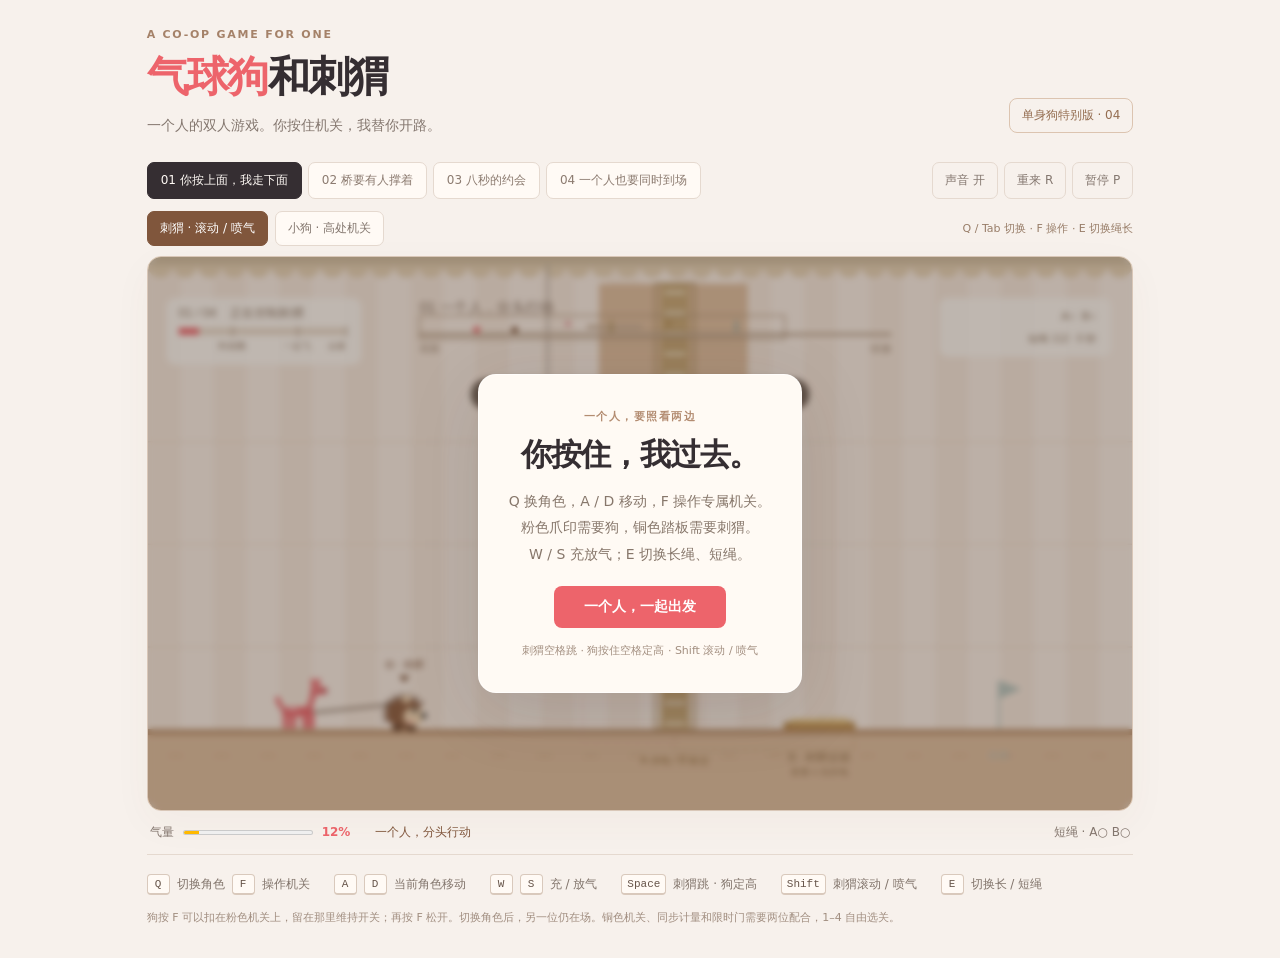
<file: archive/solo-relay.html>
<!doctype html>
<html lang="zh-CN" data-theme="light">
<head>
<meta charset="utf-8">
<meta name="viewport" content="width=device-width, initial-scale=1, viewport-fit=cover">
<meta name="theme-color" content="#f7f1ec">
<title>气球狗和刺猬 · 一人双角</title>
<style>
:root{color-scheme:light;--bg:#f7f1ec;--ink:#352e32;--muted:#84776f;--line:#e5d9cf;--pink:#ed646b;--brown:#80563c;--font:system-ui,-apple-system,"Microsoft YaHei","PingFang SC",sans-serif}
*{box-sizing:border-box}body{margin:0;background:var(--bg);color:var(--ink);font-family:var(--font);padding:28px max(18px,env(safe-area-inset-right)) 30px}button{font:inherit;cursor:pointer;touch-action:manipulation}button:focus-visible{outline:3px solid #bd6c45;outline-offset:4px}[hidden]{display:none!important}
.wrap{max-width:min(1160px,calc(max(340px,100svh - 345px)*16/9));margin:auto}.heading{display:flex;align-items:end;justify-content:space-between;gap:24px;margin-bottom:24px}.eyebrow{font-size:11px;letter-spacing:.16em;color:#a58269;font-weight:750;margin:0 0 10px}.heading h1{font-size:clamp(27px,3.5vw,42px);font-weight:850;letter-spacing:-.04em;margin:0;line-height:1.25}.heading h1 span{color:var(--pink)}.sub{font-size:14px;color:var(--muted);line-height:1.8;margin:9px 0 0}.edition{border:1px solid #dcc4b0;border-radius:8px;color:#946d50;font-size:12px;white-space:nowrap;padding:8px 12px;margin-bottom:5px}
.topline{display:flex;align-items:center;justify-content:space-between;gap:12px;margin-bottom:12px}.levels{display:flex;flex-wrap:wrap;gap:6px}.levels button{border:1px solid var(--line);border-radius:7px;padding:9px 13px;background:#fffaf5;color:#8c7b70;font-size:12px}.levels button[aria-pressed=true]{background:var(--ink);border-color:var(--ink);color:#fffaf5}.tools{display:flex;gap:6px}.tools button{border:1px solid var(--line);border-radius:7px;padding:9px 12px;background:transparent;color:var(--muted);font-size:12px;white-space:nowrap}
.stage{position:relative;aspect-ratio:16/9;overflow:hidden;border:1px solid #d9c7b8;border-radius:14px;background:#fbefe6;box-shadow:0 12px 40px #60412d0a;outline:none}canvas{display:block;width:100%;height:100%;touch-action:none}.overlay{position:absolute;inset:0;display:flex;align-items:center;justify-content:center;background:#40352c55;backdrop-filter:blur(3px)}.card{text-align:center;padding:30px;max-width:min(470px,90%);border:1px solid #ffffffa0;border-radius:18px;background:#fffaf4;box-shadow:0 16px 70px #352a2920}.card .kicker{color:#b38c71;font-size:11px;font-weight:700;letter-spacing:.14em}.card h2{font-size:clamp(21px,3vw,31px);margin:10px 0 12px;letter-spacing:-.04em}.card p{font-size:14px;line-height:1.9;color:#87776b;margin:0 0 18px}.primary{background:var(--pink);border:0;color:white;padding:12px 30px;border-radius:8px;font-size:14px;font-weight:700}.card .small{font-size:11px;margin-top:13px;margin-bottom:0;color:#a38f80}
.status{display:flex;align-items:center;gap:20px;padding:13px 3px;border-bottom:1px solid var(--line);font-size:12px;color:var(--muted)}.air{display:flex;align-items:center;gap:9px}.air meter{width:130px;height:10px;accent-color:var(--pink)}.air strong{color:var(--pink);font-variant-numeric:tabular-nums;min-width:33px}.state{flex:1;color:var(--brown)}.legend{display:flex;flex-wrap:wrap;gap:12px 24px;padding:19px 0 14px;font-size:12px;color:#81746b}.legend>span{display:flex;align-items:center;gap:7px}kbd{display:inline-block;min-width:23px;padding:3px 5px;border:1px solid #d9c9bc;border-bottom-width:2px;border-radius:4px;background:#fffaf5;text-align:center;font:11px ui-monospace,Consolas,monospace;color:#665449}.note{font-size:11px;color:#a18e80;line-height:1.7;margin:0}.touch{display:none;gap:7px;grid-template-columns:repeat(7,1fr);padding:12px 0}.touch button{user-select:none;-webkit-user-select:none;border:1px solid var(--line);background:#fffaf5;border-radius:9px;padding:14px 2px;color:var(--brown);font-size:12px;touch-action:none}.touch button.active{background:#f5cfb6;border-color:#c49b7c}
@media(max-width:700px){body{padding-top:20px}.wrap{max-width:1160px}.heading{margin-bottom:19px}.edition{display:none}.topline{align-items:start;flex-direction:column}.levels{gap:5px}.levels button{padding:7px 9px;font-size:11px}.tools{align-self:end}.status{gap:12px;font-size:10px}.air meter{width:75px}.legend{gap:9px 15px;font-size:11px}.card{padding:18px}.card p{font-size:12px;line-height:1.6;margin-bottom:10px}.card .small{display:none}.card h2{margin:6px 0}.primary{padding:9px 22px}.touch{display:grid}.note{font-size:10px}}
@media(pointer:coarse){.touch{display:grid}}
@media(max-width:420px){.card{padding:12px}.card .kicker{display:none}.card h2{font-size:20px;margin:0 0 8px}.card p{font-size:11px;line-height:1.5;margin-bottom:8px}.primary{font-size:12px;padding:8px 18px}.status{flex-wrap:wrap;gap:7px 10px}.status .state{order:3;flex-basis:100%}.status>span:last-child{margin-left:auto}}
.roles{display:flex;align-items:center;gap:7px;margin:0 0 10px}.roles button{border:1px solid var(--line);background:#fffaf5;color:var(--muted);font-size:12px;padding:8px 12px;border-radius:7px}.roles button[aria-pressed=true]{background:#80563c;color:white;border-color:#80563c}.roles #dogRole[aria-pressed=true]{background:var(--pink);border-color:var(--pink)}.roles span{margin-left:auto;color:#987d68;font-size:11px}.touch{grid-template-columns:repeat(5,1fr)}@media(max-width:480px){.roles{flex-wrap:wrap}.roles span{width:100%;margin:0;font-size:10px}.roles button{font-size:11px;padding:7px 10px}}
</style>
</head>
<body><main class="wrap">
<header class="heading"><div><p class="eyebrow">A CO-OP GAME FOR ONE</p><h1><span>气球狗</span>和刺猬</h1><p class="sub">一个人的双人游戏。你按住机关，我替你开路。</p></div><span class="edition">单身狗特别版 · 04</span></header>
<div class="topline"><nav class="levels" id="levels" aria-label="选关"></nav><div class="tools"><button id="soundBtn" aria-pressed="true">声音 开</button><button id="restartBtn">重来 R</button><button id="pauseBtn">暂停 P</button></div></div>
<div class="roles" aria-label="控制角色"><button id="hogRole" aria-pressed="true">刺猬 · 滚动 / 喷气</button><button id="dogRole" aria-pressed="false">小狗 · 高处机关</button><span>Q / Tab 切换 · F 操作 · E 切换绳长</span></div>
<div class="stage" id="stage" tabindex="0" aria-label="游戏区域，Q 切换角色，A D 移动，F 操作机关，W 充气，S 放气，空格让刺猬跳跃或小狗定高，Shift 滚动或喷气，E 切换长短绳">
<canvas id="game" aria-label="气球狗和刺猬单人游戏画面"></canvas>
<div class="overlay" id="start"><div class="card"><span class="kicker">一个人，要照看两边</span><h2>你按住，我过去。</h2><p>Q 换角色，A / D 移动，F 操作专属机关。<br>粉色爪印需要狗，铜色踏板需要刺猬。<br>W / S 充放气；E 切换长绳、短绳。</p><button class="primary" id="startBtn">一个人，一起出发</button><p class="small">刺猬空格跳 · 狗按住空格定高 · Shift 滚动 / 喷气</p></div></div>
<div class="overlay" id="paused" hidden><div class="card"><span class="kicker">等一等朋友</span><h2>歇一下，再出发。</h2><p>按 P / Esc，或点击下面的按钮继续。</p><button class="primary" id="resumeBtn">继续同行</button></div></div>
<div class="overlay" id="win" hidden><div class="card"><span class="kicker">一根绳子，两位朋友</span><h2 id="winTitle">一起到了！</h2><p id="winBody"></p><button class="primary" id="nextBtn">下一关 →</button><p class="small" id="winNext">Enter 下一关 · R 再试一次</p></div></div>
</div>
<div class="status" id="status" role="status" aria-live="off"><div class="air"><span>气量</span><meter id="airMeter" min="0" max="1" low=".32" high=".90" optimum=".78" value=".12"></meter><strong id="airText">12%</strong></div><span class="state" id="stateText">等你出发</span><span id="saveText">蓝旗处自动存档</span></div>
<div class="touch" aria-label="触屏操作"><button data-code="KeyA" aria-label="向左">←</button><button data-code="KeyD" aria-label="向右">→</button><button data-code="Space">跳/稳</button><button data-code="KeyW">充气</button><button data-code="KeyS">放气</button><button data-code="KeyQ">换角</button><button data-code="KeyF">操作</button><button data-code="ShiftLeft" aria-label="地面滚动，空中喷气">滚/喷</button><button data-code="KeyE">绳长</button></div>
<div class="legend"><span><kbd>Q</kbd> 切换角色 <kbd>F</kbd> 操作机关</span><span><kbd>A</kbd><kbd>D</kbd> 当前角色移动</span><span><kbd>W</kbd><kbd>S</kbd> 充 / 放气</span><span><kbd>Space</kbd> 刺猬跳 · 狗定高</span><span><kbd>Shift</kbd> 刺猬滚动 / 喷气</span><span><kbd>E</kbd> 切换长 / 短绳</span></div>
<p class="note">狗按 F 可以扣在粉色机关上，留在那里维持开关；再按 F 松开。切换角色后，另一位仍在场。铜色机关、同步计量和限时门需要两位配合，1–4 自由选关。</p>
</main><script>
(()=>{
const cv=document.getElementById('game'),c=cv.getContext('2d');
const stageEl=document.getElementById('stage'),startEl=document.getElementById('start'),winEl=document.getElementById('win'),pauseEl=document.getElementById('paused');
const winTitle=document.getElementById('winTitle'),winBody=document.getElementById('winBody'),winNext=document.getElementById('winNext'),levelsEl=document.getElementById('levels');
const airMeter=document.getElementById('airMeter'),airText=document.getElementById('airText'),stateText=document.getElementById('stateText'),saveText=document.getElementById('saveText');
const W=960,H=540,G=1000,K=3.2,MD=1,MH=1.25,ROPE=300,NAILS=26,DOGC='#ed646b';
const FONT=n=>`${n}px "Microsoft YaHei","PingFang SC",sans-serif`;
const clamp=(v,a,b)=>Math.max(a,Math.min(b,v));
const approach=(v,t,s)=>v<t?Math.min(t,v+s):Math.max(t,v-s);
const inRect=(x,y,r)=>x>r.x&&x<r.x+r.w&&y>r.y&&y<r.y+r.h;
const LEVELS=[
 {name:'你按上面，我走下面',width:1240,softSky:true,tip:'粉色爪印只认小狗，铜色踏板只认刺猬。门需要有人一直按着。',
  solids:[{x:-200,y:460,w:1640,h:300},{x:440,y:NAILS,w:145,h:416-NAILS}],
  switches:[
   {id:'paw',type:'dogDock',x:390,y:270,w:48,label:'A · 狗来按',letter:'A'},
   {id:'pin',type:'hogRoll',x:620,y:460,w:70,label:'B · 刺猬反锁',letter:'B',requires:['paw']},
  ],
  gates:[{id:'door',x:500,y:NAILS,w:28,h:460-NAILS,rule:{any:['paw','pin']},label:'A 供电 / B 锁定'}],
  dogX:150,hogX:250,dogAir:.12,checkpoints:[{x:830,dogX:745,air:0,requires:['pin']}],
  goal:{x:1100,y:380,w:100,h:80,requires:['pin']},
  zones:[{x:0,title:'01 一个人，分头行动',hint:'Q 切到狗；E 放长绳，W 充气升高。靠近爪印按 F。'},
   {x:420,title:'02 谁留下，谁过去',hint:'狗扣在 A 上，门才开着。铜色踏板可以接管这道门。'},
   {x:700,title:'03 回来接它',hint:'B 锁定后门不会关。切回狗，F 松开，放扁后穿过下方通道。'},
   {x:930,title:'04 缺一位都不算到达',hint:'两位朋友都到绿旗附近，才算过关。'}]},
 {name:'桥要有人撑着',width:1720,tip:'一个留下撑桥，另一个去对岸接管。先松手，桥就会收回。',
  solids:[{x:-200,y:460,w:750,h:300},{x:850,y:460,w:1100,h:300},{x:885,y:NAILS,w:135,h:432-NAILS}],
  beds:[{x:1230,w:220,base:460,h:126}],
  switches:[
   {id:'paw',type:'dogDock',x:720,y:270,w:48,label:'A · 狗撑桥',letter:'A'},
   {id:'pin',type:'hogRoll',x:920,y:460,w:65,label:'B · 刺猬接管',letter:'B',requires:['paw']},
  ],
  gates:[{id:'bridge',kind:'bridge',x:550,y:460,w:300,h:18,rule:{any:['paw','pin']},label:'A 撑住 / B 固定'},
   {id:'door',x:1080,y:NAILS,w:28,h:460-NAILS,rule:'pin',label:'B 锁定后通行'}],
  dogX:150,hogX:250,dogAir:.12,checkpoints:[{x:1150,dogX:1065,air:0,requires:['pin']}],
  goal:{x:1590,y:380,w:100,h:80,requires:['pin']},
  zones:[{x:0,title:'01 先到桥边观察',hint:'前方没有地面。粉色牵引环能把桥放下，铜盘能把它固定。'},
   {x:430,title:'02 别急着让它松手',hint:'狗去 A，刺猬等桥出现。Q 换角色，Shift 缩球去对岸的 B。'},
   {x:880,title:'03 该谁接过重量',hint:'B 在矮洞里。固定桥后，再把狗从 A 上接回来。'},
   {x:1090,title:'04 再次走到一起',hint:'前方是两位都怕的刺丛。E 收短绳，再一起飞过去。'}]},
 {name:'八秒的约会',width:1580,tip:'狗先按下计时按钮，刺猬要赶在门关前钻到反锁器。',
  solids:[{x:-200,y:460,w:1980,h:300},{x:865,y:NAILS,w:150,h:432-NAILS}],
  beds:[{x:480,w:225,base:460,h:126}],
  switches:[
   {id:'timer',type:'dogTap',x:420,y:260,w:48,label:'A · 狗启动 8 秒',letter:'A',duration:8,lockBy:'pin'},
   {id:'pin',type:'hogRoll',x:935,y:460,w:64,label:'B · 刺猬反锁',letter:'B',requires:['timer']},
   {id:'relay',type:'dogTap',x:1110,y:260,w:48,label:'C · 狗来接力',letter:'C',requires:['pin']},
  ],
  gates:[{id:'timed',x:785,y:NAILS,w:28,h:460-NAILS,rule:{any:['timer','pin']},label:'A 倒计时 / B 反锁'},
   {id:'exit',x:1250,y:NAILS,w:28,h:460-NAILS,rule:{all:['pin','relay']},label:'B 和 C 都要完成'}],
  dogX:150,hogX:250,dogAir:.12,checkpoints:[{x:1140,dogX:1055,air:0,requires:['pin']}],
  goal:{x:1440,y:380,w:110,h:80,requires:['pin','relay']},
  zones:[{x:0,title:'01 先安排好，再开始',hint:'A 只有 8 秒。先看清 B 在哪里，等两位都准备好，再让狗按 F。'},
   {x:455,title:'02 谁先到，不算赢',hint:'收短绳、借浮力越过刺丛。空中 Shift 喷气，可以争取时间。'},
   {x:760,title:'03 赶在归零之前',hint:'B 藏在矮洞里。门口不会夹人，但过不去就得回来重新计时。'},
   {x:1020,title:'04 轮到它来接力',hint:'B 反锁以后，C 才能按。粉色机关仍然需要切回狗操作。'}]},
 {name:'一个人也要同时到场',width:1760,tip:'两边同时压住，保持到计量条充满。小狗的气量也得刚刚好。',
  solids:[{x:-200,y:460,w:2160,h:300}],beds:[{x:1070,w:200,base:460,h:126}],
  switches:[
   {id:'pawA',type:'dogDock',x:475,y:270,w:48,label:'A · 狗稳住',letter:'A'},
   {id:'hogA',type:'hogPlate',x:620,y:460,w:76,label:'B · 刺猬留在这里',letter:'B'},
   {id:'pawB',type:'dogDock',x:1450,y:265,w:48,label:'C · 轻压气阀',letter:'C',minAir:.45,maxAir:.68},
   {id:'hogB',type:'hogPlate',x:1510,y:460,w:80,label:'D · 刺猬到场',letter:'D'},
  ],
  charges:[{id:'first',all:['pawA','hogA'],duration:2.2,label:'A + B 同时压住'},
   {id:'final',all:['pawB','hogB'],duration:2.4,label:'C + D 同时到场',requires:[{charge:'first'}]}],
  gates:[{id:'door',x:840,y:NAILS,w:28,h:460-NAILS,rule:{charge:'first'},label:'A + B 同步解锁'}],
  dogX:150,hogX:250,dogAir:.12,checkpoints:[{x:940,dogX:855,air:0,requires:[{charge:'first'}]}],
  goal:{x:1490,y:380,w:130,h:80,pair:'final',requires:[{charge:'first'}]},
  zones:[{x:0,title:'01 一个人，照看两边',hint:'A 和 B 要同时压住 2.2 秒。把一位安顿好，再切换去照顾另一位。'},
   {x:520,title:'02 停得住，才算配合',hint:'铜色踏板只认刺猬的重量。两边任何一位松开，计量会重新开始。'},
   {x:875,title:'03 先把朋友接回来',hint:'门已锁定。松开狗，收短绳，带刺猬越过中间的刺丛。'},
   {x:1300,title:'04 最后一次，一起到场',hint:'C 只接受 45%–68% 气量。狗扣在 C 上，刺猬留在 D，保持 2.4 秒。'}]},
];
let idx=0,L,statics,walls,cacti,fans,heat,bars,solids,spikeTeeth=[],switches=[],gates=[],charges=[],needRebuild=false;
let dog,hog,ropeLen=ROPE,parts=[],texts=[],stats,time=0,hit=0,shake=0,win=false,started=false,paused=false,muted=false,checkpoint=null,banner=0,pumpClock=0,hudClock=0,cameraX=0,hurt=0,hurtReason='';
let activeRole='hog',ropeShort=true,interactNotice='',noticeTime=0;
const rr=a=>22+22*Math.min(a,1.05);
const isFlat=()=>dog.state==='ok'&&dog.air<.04;
function anchor(){
 if(dog.state!=='ok'||isFlat())return{x:dog.x-dog.face*22,y:dog.y+3};
 const r=rr(dog.air);return{x:dog.x-dog.face*.5*r,y:dog.y+.45*r};
}
function dogDims(){if(dog.state!=='ok')return[26,6];if(isFlat())return[28,7];const r=rr(dog.air);return[r*.85,r];}
function rebuildSolids(){solids=[...statics,...walls.filter(w=>w.alive),...gates.filter(g=>g.kind==='bridge'?g.on:!g.on),...bars.map(b=>({x:b.x,y:b.y,w:b.w,h:8,spikeBacking:true})),...(!L.softSky?[{x:0,y:-200,w:L.width,h:208,spikeBacking:true}]:[]),{x:-60,y:-200,w:60,h:900},{x:L.width,y:-200,w:60,h:900}];needRebuild=false;}
function overlapAny(cx,cy,hw,hh){return solids.some(s=>Math.abs(cx-(s.x+s.w/2))<hw+s.w/2-.2&&Math.abs(cy-(s.y+s.h/2))<hh+s.h/2-.2);}
function groundAt(x){let y=H+100;for(const s of statics)if(x>=s.x&&x<=s.x+s.w&&s.y>40)y=Math.min(y,s.y);return y;}
function makeCacti(beds){return beds.flatMap(b=>{const a=[];for(let x=b.x+16,i=0;x<b.x+b.w;x+=32,i++)a.push({x,base:b.base,h:b.h-[0,7,3,10][i%4]});return a;});}
function loadLevel(i){idx=i;L=LEVELS[i];statics=L.solids.map(s=>({...s}));walls=(L.walls||[]).map(w=>({...w,bwall:true,alive:true}));switches=(L.switches||[]).map(s=>({...s,on:false,latched:false,remaining:0}));gates=(L.gates||[]).map(g=>({...g,on:false,open:0}));charges=(L.charges||[]).map(p=>({...p,progress:0,done:false}));cacti=makeCacti(L.beds||[]);fans=L.fans||[];heat=L.heat||[];bars=L.bars||[];spikeTeeth=[...(!L.softSky?downwardTeeth(0,8,L.width,24,NAILS-8,'ceiling'):[]),...bars.flatMap((b,j)=>downwardTeeth(b.x,b.y+8,b.w,20,10,j))];reset(true);[...levelsEl.children].forEach((b,j)=>b.setAttribute('aria-pressed',j===i?'true':'false'));}
function reset(full){
 if(full){checkpoint=null;stats={hog:0,over:0,spike:0,cactus:0,thorn:0,fall:0,timeout:0,swaps:0,breaks:0};time=0;parts=[];texts=[];}
 walls.forEach((w,i)=>w.alive=checkpoint?checkpoint.walls[i]:true);switches.forEach((s,i)=>{s.latched=checkpoint?checkpoint.switches[i]:false;s.on=s.latched;s.remaining=0;});charges.forEach((p,i)=>{p.done=checkpoint?checkpoint.charges[i]:false;p.progress=p.done?p.duration:0;});gates.forEach(g=>{g.on=powered(g.rule);g.open=g.on?1:0;});rebuildSolids();
 const sp=checkpoint?L.checkpoints[checkpoint.index]:null,air=sp?sp.air:(L.dogAir??.12),dx=sp?sp.dogX:L.dogX,hx=sp?sp.x:L.hogX;
 dog={x:dx,y:groundAt(dx)-(air<.04?7:rr(air)),vx:0,vy:0,air,face:1,ground:true,state:'ok',lastPop:'',docked:'',squash:0,rot:0,inv:1,near:99,lastR:rr(air),flatPrev:air<.04,blocked:0};
 hog={x:hx,y:groundAt(hx)-15,vx:0,vy:0,face:1,ground:true,revive:0,squash:0,ball:false,spin:0,blow:false,reel:false,coyote:0,jbuf:0,bob:0,taut:false,jet:false,jetEmpty:false,jetDir:1,jetGlow:0,jetClock:0};
 ropeLen=112;ropeShort=true;activeRole='hog';noticeTime=0;hit=0;shake=0;hurt=0;win=false;banner=5.5;paused=false;pumpClock=0;cameraX=clamp(hx-W*.38,0,L.width-W);clearHeld();setJet(false);winEl.hidden=true;pauseEl.hidden=true;document.getElementById('pauseBtn').textContent='暂停 P';syncRoleUI();syncHUD();
}
let ac=null,master=null,jetGain=null,nbuf=null;
function initAudio(){
  if(ac){if(ac.state==='suspended')ac.resume();return;}
  try{
    ac=new (window.AudioContext||window.webkitAudioContext)();
    master=ac.createGain();master.gain.value=muted?0:.32;master.connect(ac.destination);
    const o=ac.createOscillator();o.type='sawtooth';o.frequency.value=150;
    const lfo=ac.createOscillator();lfo.frequency.value=17;const lg=ac.createGain();lg.gain.value=60;lfo.connect(lg);lg.connect(o.frequency);
    const f=ac.createBiquadFilter();f.type='lowpass';f.frequency.value=900;
    jetGain=ac.createGain();jetGain.gain.value=0;o.connect(f);f.connect(jetGain);jetGain.connect(master);o.start();lfo.start();
  }catch(e){ac=null;}
}
function setJet(on){if(ac&&jetGain)jetGain.gain.setTargetAtTime(on?.16:0,ac.currentTime,.03);}
function tone(type,f0,f1,dur,vol){if(!ac)return;const t=ac.currentTime,o=ac.createOscillator(),g=ac.createGain();o.type=type;o.frequency.setValueAtTime(f0,t);o.frequency.exponentialRampToValueAtTime(f1,t+dur);g.gain.setValueAtTime(vol,t);g.gain.exponentialRampToValueAtTime(.001,t+dur);o.connect(g);g.connect(master);o.start(t);o.stop(t+dur+.02);}
function noise(dur,vol,type,f0,f1){if(!ac)return;if(!nbuf){nbuf=ac.createBuffer(1,ac.sampleRate,ac.sampleRate);const d=nbuf.getChannelData(0);for(let i=0;i<d.length;i++)d[i]=Math.random()*2-1;}const t=ac.currentTime,s=ac.createBufferSource();s.buffer=nbuf;const f=ac.createBiquadFilter();f.type=type;f.frequency.setValueAtTime(f0,t);f.frequency.exponentialRampToValueAtTime(f1,t+dur);const g=ac.createGain();g.gain.setValueAtTime(vol,t);g.gain.exponentialRampToValueAtTime(.001,t+dur);s.connect(f);f.connect(g);g.connect(master);s.start(t);s.stop(t+dur+.02);}
const sPop=()=>{noise(.2,.9,'highpass',1400,400);tone('sine',180,50,.18,.6);};
const sSmallPop=()=>{noise(.1,.5,'highpass',1800,600);};
const sPump=()=>noise(.28,.35,'bandpass',500,1600);
const sThud=()=>tone('sine',110,45,.12,.4);
const sHop=()=>tone('square',300,520,.08,.05);
const sBoing=()=>tone('sine',380,760,.14,.18);
const sSqueak=()=>tone('triangle',900,1400,.09,.15);
const sGrab=()=>tone('triangle',700,1000,.07,.12);
const sCurl=()=>tone('triangle',520,300,.09,.12);
const sBonk=()=>tone('sine',260,140,.07,.18);
const sCork=()=>{tone('sine',600,200,.08,.3);noise(.05,.3,'bandpass',2000,1000);};
const sFlat=()=>tone('sawtooth',160,70,.25,.08);
const sFall=()=>tone('sine',500,90,.5,.2);
const sCreak=()=>tone('sawtooth',230,170,.12,.04);
const sWin=()=>[523,659,784,1046].forEach((f,i)=>setTimeout(()=>tone('triangle',f,f*1.001,.2,.18),i*110));


/* One player owns every action; the dog responds to air, tether and momentum. */
const down=new Set(),just=new Set(),heldSources=new Map();
function setHeld(code,source,on){
 let sources=heldSources.get(code);if(!sources){sources=new Set();heldSources.set(code,sources);}
 if(on){if(!sources.size)just.add(code);sources.add(source);down.add(code);}else{sources.delete(source);if(!sources.size){down.delete(code);heldSources.delete(code);}}
}
function clearHeld(){down.clear();just.clear();heldSources.clear();document.querySelectorAll('.touch .active').forEach(b=>b.classList.remove('active'));}
const held=(...keys)=>keys.some(k=>down.has(k));
const pressed=(...keys)=>keys.some(k=>just.has(k));
function start(){started=true;paused=false;startEl.hidden=true;pauseEl.hidden=true;initAudio();stageEl.focus({preventScroll:true});}
function togglePause(force){if(!started||win)return;paused=force??!paused;clearHeld();pauseEl.hidden=!paused;document.getElementById('pauseBtn').textContent=paused?'继续 P':'暂停 P';setJet(false);if(!paused){initAudio();stageEl.focus({preventScroll:true});}}
function toggleSound(){muted=!muted;if(ac&&master)master.gain.value=muted?0:.32;document.getElementById('soundBtn').textContent=muted?'声音 关':'声音 开';document.getElementById('soundBtn').setAttribute('aria-pressed',String(!muted));}
const gameKeys=['KeyA','KeyD','KeyW','KeyS','KeyE','KeyQ','KeyF','Space','ArrowLeft','ArrowRight','ArrowUp','ArrowDown','ShiftLeft','ShiftRight','Slash','Digit0','Numpad0'];
addEventListener('keydown',e=>{
 const k=e.code;if(gameKeys.includes(k))e.preventDefault();
 if(k==='KeyP'||k==='Escape'){if(!e.repeat)togglePause();return;}
 if(k==='KeyM'){if(!e.repeat)toggleSound();return;}
 if(k==='KeyR'&&started){reset(true);return;}
 const m=k.match(/^Digit([1-4])$/);if(m){loadLevel(+m[1]-1);start();return;}
 if((k==='KeyQ'||k==='Tab')&&started&&!win){e.preventDefault();if(!e.repeat)setActor(activeRole==='hog'?'dog':'hog');return;}
 if(win&&(k==='Enter'||k==='NumpadEnter')){loadLevel((idx+1)%LEVELS.length);start();return;}
 if(!gameKeys.includes(k)||paused||win)return;
 if(!started)start();initAudio();setHeld(k,'keyboard',true);
});
addEventListener('keyup',e=>setHeld(e.code,'keyboard',false));
addEventListener('blur',()=>{clearHeld();if(started&&!win)togglePause(true);});
document.addEventListener('visibilitychange',()=>{if(document.hidden&&started&&!win)togglePause(true);});
document.getElementById('startBtn').addEventListener('click',start);
document.getElementById('resumeBtn').addEventListener('click',()=>togglePause(false));
document.getElementById('pauseBtn').addEventListener('click',()=>togglePause());
document.getElementById('restartBtn').addEventListener('click',()=>{reset(true);start();});
document.getElementById('soundBtn').addEventListener('click',()=>{initAudio();toggleSound();});
document.getElementById('nextBtn').addEventListener('click',()=>{loadLevel((idx+1)%LEVELS.length);start();});
document.getElementById('hogRole').addEventListener('click',()=>setActor('hog'));
document.getElementById('dogRole').addEventListener('click',()=>setActor('dog'));
stageEl.addEventListener('click',e=>{if(e.target===cv){if(!started)start();else stageEl.focus({preventScroll:true});}});
LEVELS.forEach((l,i)=>{const b=document.createElement('button');b.type='button';b.id='lv'+(i+1);b.textContent=`0${i+1} ${l.name}`;b.addEventListener('click',()=>{loadLevel(i);start();});levelsEl.appendChild(b);});
document.querySelectorAll('[data-code]').forEach(b=>{
 b.addEventListener('pointerdown',e=>{e.preventDefault();if(win)return;if(!started)start();if(paused)togglePause(false);b.setPointerCapture(e.pointerId);setHeld(b.dataset.code,e.pointerId,true);b.classList.add('active');});
 const release=e=>{setHeld(b.dataset.code,e.pointerId,false);b.classList.remove('active');};b.addEventListener('pointerup',release);b.addEventListener('pointercancel',release);b.addEventListener('lostpointercapture',release);
});
function addText(x,y,txt,col,size=20){texts.push({x,y,txt,col,size,life:1.1});}
function puff(x,y,n,col){for(let i=0;i<n;i++)parts.push({x,y,vx:(Math.random()-.5)*120,vy:-40-Math.random()*80,life:.5+Math.random()*.3,max:.8,col,sz:3+Math.random()*4,rot:0,vr:0,round:true});}
function confetti(x,y,n,cols,spread){for(let i=0;i<n;i++){const a=Math.random()*Math.PI*2,v=100+Math.random()*280;parts.push({x:x+(Math.random()-.5)*spread,y:y+(Math.random()-.5)*spread,vx:Math.cos(a)*v,vy:Math.sin(a)*v-120,life:.7+Math.random()*.5,max:1.3,col:cols[i%cols.length],sz:3+Math.random()*4,rot:Math.random()*6,vr:(Math.random()-.5)*20});}}
function resolve(b,hw,hh,isHog){
 for(const s of solids){
  if(s.bwall&&!s.alive)continue;
  const dx=b.x-(s.x+s.w/2),dy=b.y-(s.y+s.h/2),ox=hw+s.w/2-Math.abs(dx),oy=hh+s.h/2-Math.abs(dy);
  if(ox<=0||oy<=0)continue;
  if(oy<ox){
   if(dy<0){const speed=b.vy;b.y-=oy;if(b.vy>0)b.vy=0;b.ground=true;
    if(speed>240){if(isHog){hog.squash=.25;sThud();if(hog.ball&&speed>360){b.vy=-Math.min(speed*.26,230);b.ground=false;}}else if(dog.state==='ok')dog.squash=.2;}
   }else{b.y+=oy;if(b.vy<0)b.vy=0;}
  }else{
   if(s.bwall&&isHog&&(hog.ball||hog.jet)&&Math.abs(b.vx)>155){breakWall(s);b.vx*=.88;continue;}
   b.x+=dx<0?-ox:ox;
   if(isHog&&hog.ball){if(Math.abs(b.vx)>140)sBonk();b.vx=-b.vx*.42;}else b.vx=0;
  }
 }
}
function breakWall(s){s.alive=false;needRebuild=true;stats.breaks++;shake=Math.max(shake,.2);confetti(s.x+s.w/2,Math.max(s.y+s.h*.7,hog.y-35),28,['#76aacc','#e3b856','#78a98b','#ad92b5'],s.w);addText(s.x+s.w/2,hog.y-48,hog.jet?'喷气冲开了！':'滚得漂亮！','#9a6c42',20);[0,60,120].forEach(t=>setTimeout(sSmallPop,t));}
function setAir(next){
 if(dog.state!=='ok')return;
 const before=dog.air,oldY=dog.y,oldFlat=isFlat(),oldR=oldFlat?7:rr(before);dog.air=Math.max(0,next);
 const newFlat=isFlat(),newR=newFlat?7:rr(dog.air);
 // Preserve the feet on the ground, and when unfolding the flat skin.
 if(dog.ground||oldFlat!==newFlat)dog.y-=newR-oldR;
 if(dog.air>before){const [hw,hh]=dogDims();if(overlapAny(dog.x,dog.y,hw,hh)){dog.air=before;dog.y=oldY;dog.blocked=.25;return;}}
 if(oldFlat!==newFlat){if(newFlat){sFlat();addText(dog.x,dog.y-25,'扁扁的，也能走',DOGC,15);}else sSqueak();}
 dog.flatPrev=newFlat;dog.lastR=newR;
}
function pop(reason){
 if(dog.state!=='ok')return;const r=isFlat()?7:rr(dog.air);dog.state='skin';stats[reason]++;hit=.09;shake=.27;hog.revive=0;hog.jet=false;hog.jetGlow=0;sPop();setJet(false);
 confetti(dog.x,dog.y,24,[DOGC,DOGC,'#fffaf5'],r);
 const label={hog:'碰到刺猬的刺了',over:'充太满，撑爆了',spike:'碰到尖刺了',cactus:'碰到仙人掌了'}[reason];dog.lastPop=label;addText(dog.x,dog.y-r-15,'啪！',DOGC,30);addText(dog.x,dog.y-r+12,label,'#6e594b',15);
 dog.y+=r-6;dog.vx*=.5;dog.vy=0;dog.air=0;dog.rot=0;
}
function revive(){
 dog.state='ok';dog.lastPop='';dog.air=0;dog.inv=1.7;hog.revive=0;dog.y-=1;dog.flatPrev=true;dog.lastR=7;setAir(.12);sSqueak();addText(dog.x,dog.y-34,'又能一起走了',DOGC,17);
}
function dogHitsRect(rx,ry,rw,rh,body=dogCollisionCapsules()){const b=body.bounds;if(b.right<=rx||b.left>=rx+rw||b.bottom<=ry||b.top>=ry+rh)return false;return body.some(p=>capsuleHitsTriangle(p,[{x:rx,y:ry},{x:rx+rw,y:ry},{x:rx,y:ry+rh}])||capsuleHitsTriangle(p,[{x:rx+rw,y:ry},{x:rx+rw,y:ry+rh},{x:rx,y:ry+rh}]));}
function hogHitsRect(x,y,w,h){const r=hog.ball?15:17,cx=clamp(hog.x,x,x+w),cy=clamp(hog.y,y,y+h);return Math.hypot(hog.x-cx,hog.y-cy)<r;}
function hogHitsCactus(k){return hogHitsRect(k.x-18,k.base-k.h,36,k.h);}
function hurtHog(reason){if(hurt>0)return;stats[reason]++;hurt=.55;hurtReason=reason;shake=.35;hog.jet=false;hog.jetGlow=0;clearHeld();setJet(false);sBonk();puff(hog.x,hog.y,12,'#d6a26a');syncHUD();}
function fanOn(f){return f.switch===undefined||switches[f.switch].on;}
function pressSwitch(p){if(p.latched||(p.requires&&!p.requires.every(powered)))return;p.on=true;p.latched=true;needRebuild=true;sGrab();sThud();confetti(p.x+p.w/2,p.y-15,16,['#cfaa67','#7aa99c','#e6cb98'],p.w);addText(p.x+p.w/2,p.y-55,'接过来了！','#8e774b',20);}
function update(dt){
 if(hurt>0){hurt-=dt;if(hurt<=0){const txt=hurtReason==='thorn'?'她也怕刺，要让小狗把她吊高再过':hurtReason==='timeout'?'接力超时，重新安排两位的位置':'回到蓝旗，再试一次';reset(false);addText(cameraX+W*.5,215,txt,'#9b7252',19);}return;}
 time+=dt;banner=Math.max(0,banner-dt);dog.blocked=Math.max(0,dog.blocked-dt);dog.inv=Math.max(0,dog.inv-dt);
 noticeTime=Math.max(0,noticeTime-dt);
 if(pressed('KeyQ'))setActor(activeRole==='hog'?'dog':'hog');
 if(pressed('KeyE')){ropeShort=!ropeShort;sGrab();}
 if(pressed('KeyF'))interact();
 const move=(held('KeyD','ArrowRight')?1:0)-(held('KeyA','ArrowLeft')?1:0),ix=activeRole==='hog'?move:0,dogIx=activeRole==='dog'?move:0,inflate=held('KeyW'),deflate=held('KeyS','ArrowDown');
 const shiftHeld=activeRole==='hog'&&held('ShiftLeft','ShiftRight','Slash'),wasJet=hog.jet;
 const wantBall=shiftHeld&&hog.ground;
 if(wantBall&&!hog.ball){hog.ball=true;hog.y+=2;sCurl();}
 else if(!wantBall&&hog.ball&&!overlapAny(hog.x,hog.y-2,15,15)){hog.ball=false;hog.y-=2;}
 if(ix)hog.face=ix;
 if(hog.ground)hog.coyote=.1;else hog.coyote-=dt;
 if(activeRole==='hog'&&pressed('Space','ArrowUp'))hog.jbuf=.12;else hog.jbuf-=dt;
 if(hog.jbuf>0&&hog.coyote>0){hog.vy=hog.ball?-330:-430;hog.jbuf=0;hog.coyote=0;hog.ground=false;hog.squash=-.18;sHop();}
 // Shift changes role at takeoff. Keep a forced crouch only inside a low tunnel.
 if(!hog.ground&&hog.ball&&!overlapAny(hog.x,hog.y-2,15,15)){hog.ball=false;hog.y-=2;}
 const jetRequested=shiftHeld&&!hog.ground;
 hog.jet=jetRequested&&dog.state==='ok'&&dog.air>.08;hog.jetEmpty=jetRequested&&!hog.jet;hog.jetDir=ix||hog.face;
 const hmax=hog.ball?395:210,hacc=hog.ball?(hog.ground?(ix?1150:180):(ix?600:65)):(hog.ground?(ix?2600:3000):(ix?1350:650));
 hog.vx=approach(hog.vx,hog.jet?hog.jetDir*440:ix*hmax,(hog.jet?1800:hacc)*dt);
 hog.vy+=G*dt;
 if(!(activeRole==='hog'&&held('Space','ArrowUp'))&&hog.vy<0&&!hog.taut)hog.vy+=G*.8*dt;
 for(const f of fans)if(fanOn(f)&&inRect(hog.x,hog.y,f)){const q=hog.ball?.035:.12;hog.vx+=f.dx*f.p*q*dt;hog.vy+=f.dy*f.p*q*dt;}
 hog.vy=clamp(hog.vy,-380,850);hog.squash*=Math.exp(-10*dt);hog.spin+=hog.vx*dt/13;if(hog.ground&&ix)hog.bob+=dt*18;
 hog.ground=false;hog.x+=hog.vx*dt;hog.y+=hog.vy*dt;const hh=hog.ball?13:15;resolve(hog,hh,hh,true);
 if(hog.ground){hog.jet=false;hog.jetEmpty=false;}
 for(const p of switches)if(p.type==='hogRoll'&&!p.latched&&activeRole==='hog'&&hog.ground&&hog.ball&&Math.abs(hog.vx)>140&&hog.x>p.x-3&&hog.x<p.x+p.w+3&&Math.abs(hog.y+hh-p.y)<5)pressSwitch(p);
 hog.blow=inflate&&!deflate;
 if(dog.state==='ok'){
  if(inflate&&!deflate)setAir(dog.air+.23*dt);
  if(deflate)setAir(dog.air-.50*dt);
  if(hog.jet)setAir(dog.air-.06*dt);
  for(const z of heat)if(inRect(dog.x,dog.y,z))setAir(dog.air+z.k*dt);
  setAir(dog.air-(L.leak??.003)*dt);
  if(dog.air>1){pop('over');}
 }else if(inflate&&!deflate){hog.revive+=dt;if(hog.revive>.85)revive();}else hog.revive=Math.max(0,hog.revive-dt*1.5);
 pumpClock-=dt;
 if(inflate&&!deflate&&pumpClock<=0){pumpClock=.32;noise(.12,.12,'bandpass',600,1200);const a=anchor();puff(a.x,a.y,2,'#fffaf5');}
 hog.jet=hog.jet&&dog.state==='ok'&&dog.air>.08;
 hog.jetGlow=hog.jet?1:Math.max(0,hog.jetGlow-dt*8);
 if(hog.jet&&!wasJet)noise(.1,.12,'bandpass',650,1600);
 hog.jetClock-=dt;
 if(hog.jet&&hog.jetClock<=0){hog.jetClock=.025;for(let i=0;i<2;i++)parts.push({x:hog.x-hog.jetDir*22,y:hog.y+3+(Math.random()-.5)*5,vx:-hog.jetDir*(130+Math.random()*110)+hog.vx*.2,vy:(Math.random()-.5)*35,life:.2+Math.random()*.1,max:.3,col:i?'#d6edf2':'#fff5db',sz:3+Math.random()*3,rot:0,vr:0,round:true});}
 setJet(hog.jet||(deflate&&dog.state==='ok'&&dog.air>.02));
 // The dog trails the walker; above the floating threshold it moves overhead.
 const flying=dog.state==='ok'&&dog.air>.38;
 const overhead=clamp((hog.y-dog.y-(dog.vy>15?150:55))/65,0,1);
 const targetX=hog.x-hog.face*(90-56*overhead),spring=flying?5.5:8;
 if(activeRole==='dog'){if(dogIx)dog.face=dogIx;dog.vx=approach(dog.vx,dogIx*(dog.ground?175:210),(dogIx?1500:1100)*dt);}
 else dog.vx+=clamp((targetX-dog.x)*spring-dog.vx*2.8,-1000,1000)*dt;
 dog.vx=clamp(dog.vx,-440,440);
 // Brake the follower's own approach near a grounded player. The player can
 // still jump or turn into it; simply stopping must not cause an auto-pop.
 if((hog.ground||(hog.vy>=0&&dog.vy>hog.vy))&&dog.state==='ok'){
  const sx=dog.x-hog.x,sy=dog.y-hog.y,safeRadius=(isFlat()?28:rr(dog.air)*.83)+32,clearance=Math.sqrt(Math.max(0,safeRadius*safeRadius-sy*sy));
  if(Math.abs(sy)<safeRadius&&sx<0&&dog.vx>hog.vx)dog.vx=Math.min(dog.vx,hog.vx+Math.max(0,(-sx-clearance)*5));
  else if(Math.abs(sy)<safeRadius&&sx>0&&dog.vx<hog.vx)dog.vx=Math.max(dog.vx,hog.vx-Math.max(0,(sx-clearance)*5));
  if(sy<0&&dog.vy>hog.vy&&Math.abs(sx)<safeRadius){const verticalClearance=Math.sqrt(safeRadius*safeRadius-sx*sx);dog.vy=Math.min(dog.vy,Math.max(0,hog.vy)+Math.max(0,(-sy-verticalClearance)*5));}
 }
 let ay=G;
 if(dog.state==='ok'&&!isFlat())ay=G*(1-K*dog.air);
 dog.vy+=ay*dt;dog.vy*=Math.exp(-(dog.state==='ok'&&!isFlat()?2.7:.15)*dt);
 for(const f of fans)if(fanOn(f)&&dog.state==='ok'&&!isFlat()&&inRect(dog.x,dog.y,f)){const q=f.p*(.4+dog.air)*dt;dog.vx+=f.dx*q;dog.vy+=f.dy*q;}
 if(activeRole==='dog'&&held('Space','ArrowUp')&&dog.state==='ok'&&dog.air>.32)dog.vy=approach(dog.vy,0,2200*dt);
 dog.vy=clamp(dog.vy,-285,850);dog.rot=approach(dog.rot,clamp(dog.vx*.0006,-.18,.18),dt);dog.squash*=Math.exp(-10*dt);
 const dock=device(dog.docked);
 if(dock&&dog.state==='ok'){dog.x=dock.x;dog.y=dock.y;dog.vx=dog.vy=0;dog.ground=false;}
 else{dog.ground=false;dog.x+=dog.vx*dt;dog.y+=dog.vy*dt;const [hw,dh]=dogDims();resolve(dog,hw,dh,false);}
 const safeLen=112,prevLen=ropeLen;
 ropeLen=approach(ropeLen,ropeShort?safeLen:ROPE,210*dt);hog.reel=ropeShort&&ropeLen<prevLen;
 // Iterate the tether with scenery collisions to prevent pulling through walls.
 hog.taut=false;
 for(let i=0;i<5;i++){
  const a=anchor(),dx=hog.x-a.x,dy=hog.y-10-a.y,d=Math.hypot(dx,dy);
  if(d>ropeLen-2)hog.taut=true;
  if(d<=ropeLen||d<.001)break;
  const nx=dx/d,ny=dy/d,wd=dock?0:(dog.state==='ok'?1:1.6),wh=1/MH,corr=Math.min(d-ropeLen,25)/(wd+wh);
  dog.x+=nx*corr*wd;dog.y+=ny*corr*wd;hog.x-=nx*corr*wh;hog.y-=ny*corr*wh;
  const vr=(hog.vx-dog.vx)*nx+(hog.vy-dog.vy)*ny;
  if(vr>0){const j=vr/(wd+wh);dog.vx+=nx*j*wd;dog.vy+=ny*j*wd;hog.vx-=nx*j*wh;hog.vy-=ny*j*wh;}
  const [dw,dh]=dogDims();if(!dock)resolve(dog,dw,dh,false);resolve(hog,hh,hh,true);
 }
 if(L.softSky&&dog.state==='ok'&&!isFlat()&&dog.y-rr(dog.air)<NAILS){dog.y=NAILS+rr(dog.air);dog.vy=Math.max(0,dog.vy);}
 if(cacti.some(hogHitsCactus)||hogTouchesSpikes()){hurtHog('thorn');return;}
 if(dog.state==='ok'){
  const hR=hog.ball?16:19;
  const damageBody=dogCollisionCapsules();
  if(isFlat()){const cx=clamp(hog.x,dog.x-28,dog.x+28),cy=clamp(hog.y,dog.y-7,dog.y+7);dog.near=Math.hypot(hog.x-cx,hog.y-cy)-hR;}
  else dog.near=Math.hypot(dog.x-hog.x,dog.y-hog.y)-(rr(dog.air)*.83+hR);
  if(dog.near<0&&dog.inv<=0)pop('hog');
  else if(dogTouchesSpikes(damageBody))pop('spike');
  else for(const k of cacti)if(dogHitsRect(k.x-18,k.base-k.h,36,k.h,damageBody)){pop('cactus');break;}
 }
 updateDevices(dt);if(needRebuild)rebuildSolids();
 L.checkpoints.forEach((cp,i)=>{if((!checkpoint||i>checkpoint.index)&&(!cp.requires||cp.requires.every(powered))&&!dog.docked&&hog.ground&&hog.x>=cp.x&&dog.state==='ok'&&dog.x>cp.dogX-35){checkpoint={index:i,walls:walls.map(w=>w.alive),switches:switches.map(s=>s.latched),charges:charges.map(p=>p.done)};sGrab();addText(cp.x,groundAt(cp.x)-55,'在这里等你','#61969e',17);}});
 if(hog.y>H+55||dog.y>H+70){sFall();hurtHog('fall');return;}
 const g=L.goal;
 const arrived=g.pair?(!!charges.find(p=>p.id===g.pair)?.done&&(!g.requires||g.requires.every(powered))):(hog.ground&&hog.x>=g.x&&hog.x<=g.x+g.w+16&&hog.y>g.y&&hog.y<g.y+g.h&&dog.x>g.x-115&&(!g.requires||g.requires.every(powered)));
 if(!win&&dog.state==='ok'&&arrived&&walls.every(w=>!w.alive)){
  win=true;clearHeld();setJet(false);sWin();syncHUD();
  winTitle.textContent=idx===LEVELS.length-1?'我们一起走完了！':'一起到了！';
  const pops=stats.hog+stats.over+stats.spike+stats.cactus;
  winBody.innerHTML=`第 ${idx+1} 关 · ${L.name}<br>${time.toFixed(1)} 秒 · 切换角色 ${stats.swaps} 次<br>小狗爆掉 ${pops} 次 · 接力超时 ${stats.timeout} 次<br>一个人，也把两位都照顾到了。`;
  document.getElementById('nextBtn').textContent=idx===LEVELS.length-1?'再走一遍 ↻':'下一关 →';winNext.textContent=idx===LEVELS.length-1?'1–4 自由选关 · R 再试这一关':'Enter 下一关 · R 再试一次';winEl.hidden=false;
 }
 hudClock+=dt;if(hudClock>.1){syncHUD();hudClock=0;}
 const camTarget=clamp((activeRole==='hog'?hog.x*.7+dog.x*.3:dog.x*.7+hog.x*.3)-W*.38,0,L.width-W);cameraX=approach(cameraX,camTarget,Math.max(90,Math.abs(camTarget-cameraX)*7)*dt);
}
function syncHUD(){
 airMeter.value=dog.state==='ok'?clamp(dog.air,0,1):0;airText.textContent=`${Math.round(airMeter.value*100)}%`;
 const role=activeRole==='dog'?'狗':'刺猬';
 stateText.textContent=win?'一个人，也配合成功了':hurt>0?'回蓝旗，重新接应':!started?'一个人，分头行动':dog.state==='skin'?`${dog.lastPop||'小狗破了'} · W 吹回来`:noticeTime>0?interactNotice:dog.docked?`当前控制${role} · 狗留在 ${device(dog.docked)?.letter} 上`:hog.jet?'刺猬喷气中 · W 可以补气':activeRole==='dog'?'狗：空格定高 · 靠近粉色机关 F':hog.ball?'刺猬：滚压铜盘 / 穿过矮洞':'刺猬：Q 切狗 · F 操作专属机关';
 saveText.textContent=`${ropeShort?'短绳':'长绳'} · ${devicesSummary()}`;
}
function effects(dt){for(const p of parts){p.vy+=(p.round?-30:600)*dt;p.x+=p.vx*dt;p.y+=p.vy*dt;p.life-=dt;p.rot+=p.vr*dt;}parts=parts.filter(p=>p.life>0);for(const t of texts){t.y-=26*dt;t.life-=dt;}texts=texts.filter(t=>t.life>0);shake=Math.max(0,shake-dt);}
function device(id){return switches.find(p=>p.id===id);}
function powered(rule){
 if(!rule)return true;
 if(typeof rule==='string')return !!device(rule)?.on;
 if(rule.any)return rule.any.some(powered);
 if(rule.all)return rule.all.every(powered);
 if(rule.charge)return !!charges.find(p=>p.id===rule.charge)?.done;
 return false;
}
function say(text){interactNotice=text;noticeTime=2.4;syncHUD();}
function syncRoleUI(){
 document.getElementById('hogRole').setAttribute('aria-pressed',String(activeRole==='hog'));
 document.getElementById('dogRole').setAttribute('aria-pressed',String(activeRole==='dog'));
}
function setActor(role){if(role!==activeRole)stats.swaps++;activeRole=role;clearHeld();hog.jet=false;setJet(false);syncRoleUI();if(started)stageEl.focus({preventScroll:true});syncHUD();}
function interactionPoint(p){return p.type.startsWith('dog')?{x:p.x,y:p.y}:{x:p.x+p.w/2,y:p.y-12};}
function nearDevice(p,role=activeRole){const b=role==='dog'?dog:hog,q=interactionPoint(p);return Math.hypot(b.x-q.x,b.y-q.y)<72;}
function interact(){
 if(activeRole==='dog'&&dog.docked){const p=device(dog.docked);dog.docked='';if(p)p.on=false;dog.inv=Math.max(dog.inv,.35);say('松开了。现在要把两位接到一起。');return;}
 const own=switches.filter(p=>(p.type.startsWith('dog')?'dog':'hog')===activeRole&&nearDevice(p));
 const p=own.sort((a,b)=>Math.abs(interactionPoint(a).x-(activeRole==='dog'?dog.x:hog.x))-Math.abs(interactionPoint(b).x-(activeRole==='dog'?dog.x:hog.x)))[0];
 if(!p){const other=switches.find(p=>nearDevice(p));say(other?(other.type.startsWith('dog')?'粉色爪印只认小狗，按 Q 换角色。':'铜色机关需要刺猬来操作。'):'靠近对应颜色的机关，再按 F。');return;}
 if(p.requires&&!p.requires.every(powered)){say(p.type.startsWith('dog')?'这道接力锁还没接通，先完成铜色机关。':'这只铜盘还没供电，先让狗维持 A。');return;}
 if(p.type.startsWith('dog')){
  if(dog.state!=='ok'||dog.air<.12){say('先给小狗充一点气，让它展开。');return;}
  if(p.requires&&!p.requires.every(powered)){say('这道接力锁还没接通，先完成铜色机关。');return;}
  if(p.type==='dogDock'){dog.docked=p.id;dog.x=p.x;dog.y=p.y;dog.vx=dog.vy=0;dog.ground=false;dog.inv=Math.max(dog.inv,.35);say(p.minAir&&(dog.air<p.minAir||dog.air>p.maxAir)?'扣住了，但气量不合适：调到 45%–68%。':`${p.letter} 扣住了。Q 切到刺猬，让它留在这里。`);}
  else{if(p.duration){p.remaining=p.duration;say(`${p.letter} 已启动：${p.duration} 秒。`);}else{p.latched=true;say(`${p.letter} 接力完成。`);}p.on=true;}
  sGrab();needRebuild=true;
 }else if(p.type==='hogPlate')say('留在铜盘上，重量会维持开关。');
 else say('这个机关要用 Shift 加速滚压，站着按不动。');
}
function devicesSummary(){
 const timer=switches.find(p=>p.remaining>0);
 if(timer)return `${timer.letter} 倒计时 ${timer.remaining.toFixed(1)} 秒`;
 const charging=charges.find(p=>!p.done&&p.progress>0);
 if(charging)return `同步 ${charging.progress.toFixed(1)} / ${charging.duration.toFixed(1)} 秒`;
 const dock=device(dog.docked);
 if(dock&&dock.minAir&&(!dock.on))return `C 需要 45%–68% 气量 · 当前 ${Math.round(dog.air*100)}%`;
 return switches.map(p=>`${p.letter}${p.on?'●':'○'}`).join('  ');
}
function updateDevices(dt){
 if(dog.docked&&(dog.state!=='ok'||dog.air<.04))dog.docked='';
 for(const p of switches){
  if(p.type==='dogDock')p.on=dog.state==='ok'&&dog.docked===p.id&&dog.air>=(p.minAir??.12)&&dog.air<=(p.maxAir??1);
  else if(p.type==='dogTap'){const before=p.remaining;p.remaining=Math.max(0,p.remaining-dt);p.on=p.latched||p.remaining>0;if(p.lockBy&&before>0&&p.remaining===0&&!device(p.lockBy)?.latched){hurtHog('timeout');return;}}
  else if(p.type==='hogPlate')p.on=hog.ground&&hog.x>p.x&&hog.x<p.x+p.w&&Math.abs(hog.y+(hog.ball?13:15)-p.y)<5;
  else p.on=p.latched;
 }
 for(const p of charges){
  if(p.done)continue;
  p.progress=p.all.every(id=>device(id)?.on)&&(!p.requires||p.requires.every(powered))?Math.min(p.duration,p.progress+dt):0;
  if(p.progress>=p.duration){p.done=true;sGrab();say(p.id==='final'?'两位都到场了。': '同步完成，门已锁定开启。');}
 }
 for(const g of gates){
  let next=powered(g.rule);
  // A returning wall waits until the doorway is empty; it never crushes a player.
  if(!next&&g.on&&g.kind!=='bridge'){
   const [dw,dh]=dogDims();
   const blocked=(b,hw,hh)=>b.x+hw>g.x&&b.x-hw<g.x+g.w&&b.y+hh>g.y&&b.y-hh<g.y+g.h;
   if(blocked(hog,16,16)||blocked(dog,dw,dh))next=true;
  }
  if(next!==g.on){g.on=next;needRebuild=true;}
  g.open=approach(g.open,g.on?1:0,dt*2.4);
 }
}
// The painted triangles are the hazards; their eight-pixel backing is solid.
function downwardTeeth(x,y,width,pitch,depth,kind){
 const teeth=[];
 for(let offset=0;offset<width;offset+=pitch){const w=Math.min(pitch,width-offset);teeth.push({x:x+offset,y,w,h:depth,kind,points:[{x:x+offset,y},{x:x+offset+w/2,y:y+depth},{x:x+offset+w,y}]});}
 return teeth;
}
function cross2(a,b,p){return(b.x-a.x)*(p.y-a.y)-(b.y-a.y)*(p.x-a.x);}
function pointInTriangle(p,t){const a=cross2(t[0],t[1],p),b=cross2(t[1],t[2],p),d=cross2(t[2],t[0],p);return(a>=0&&b>=0&&d>=0)||(a<=0&&b<=0&&d<=0);}
function pointSegmentD2(p,a,b){const dx=b.x-a.x,dy=b.y-a.y,n=dx*dx+dy*dy,u=n?clamp(((p.x-a.x)*dx+(p.y-a.y)*dy)/n,0,1):0;return(p.x-a.x-u*dx)**2+(p.y-a.y-u*dy)**2;}
function segmentD2(a,b,p,q){
 const intersects=Math.max(Math.min(a.x,b.x),Math.min(p.x,q.x))<=Math.min(Math.max(a.x,b.x),Math.max(p.x,q.x))+1e-9&&Math.max(Math.min(a.y,b.y),Math.min(p.y,q.y))<=Math.min(Math.max(a.y,b.y),Math.max(p.y,q.y))+1e-9&&cross2(a,b,p)*cross2(a,b,q)<=0&&cross2(p,q,a)*cross2(p,q,b)<=0;
 return intersects?0:Math.min(pointSegmentD2(a,p,q),pointSegmentD2(b,p,q),pointSegmentD2(p,a,b),pointSegmentD2(q,a,b));
}
function capsuleHitsTriangle(body,triangle){
 const minX=Math.min(triangle[0].x,triangle[1].x,triangle[2].x),maxX=Math.max(triangle[0].x,triangle[1].x,triangle[2].x),minY=Math.min(triangle[0].y,triangle[1].y,triangle[2].y),maxY=Math.max(triangle[0].y,triangle[1].y,triangle[2].y);
 if(Math.max(body.a.x,body.b.x)+body.r<=minX||Math.min(body.a.x,body.b.x)-body.r>=maxX||Math.max(body.a.y,body.b.y)+body.r<=minY||Math.min(body.a.y,body.b.y)-body.r>=maxY)return false;
 if(pointInTriangle(body.a,triangle)||pointInTriangle(body.b,triangle))return true;
 return triangle.some((p,i)=>segmentD2(body.a,body.b,p,triangle[(i+1)%3])<body.r*body.r);
}
function dogCollisionCapsules(){
 const flat=isFlat(),s=flat?1:rr(dog.air)/57,sx=dog.face*s*(flat?1:1+dog.squash),sy=s*(flat?1:1-dog.squash),rot=flat?0:dog.rot,co=Math.cos(rot),si=Math.sin(rot);
 function world(x,y){const px=(x-(flat?0:5))*sx,py=(y+(flat?0:17))*sy;return{x:dog.x+px*co-py*si,y:dog.y+px*si+py*co};}
 const parts=flat?[[1,1,56,10,0],[22,-7,6,10,17],[17,-7,6,10,-17]]:DOG_PARTS;
 const body=parts.map(([x,y,w,h,deg])=>{
  if(!flat){const thickness=.8+.45*dog.air;if(w<h)w*=thickness;else h*=thickness;}
  const radius=Math.min(w,h)/2,half=Math.max(w,h)/2-radius,angle=deg*Math.PI/180+(w>=h?0:Math.PI/2),dx=Math.cos(angle)*half,dy=Math.sin(angle)*half;
  return{a:world(x-dx,y-dy),b:world(x+dx,y+dy),r:Math.max(.25,radius*Math.min(Math.abs(sx),Math.abs(sy))-.8)};
 });
 body.bounds={left:Infinity,right:-Infinity,top:Infinity,bottom:-Infinity};
 for(const p of body){body.bounds.left=Math.min(body.bounds.left,p.a.x-p.r,p.b.x-p.r);body.bounds.right=Math.max(body.bounds.right,p.a.x+p.r,p.b.x+p.r);body.bounds.top=Math.min(body.bounds.top,p.a.y-p.r,p.b.y-p.r);body.bounds.bottom=Math.max(body.bounds.bottom,p.a.y+p.r,p.b.y+p.r);}
 return body;
}
function dogTouchesSpikes(body=dogCollisionCapsules()){const box=body.bounds;return spikeTeeth.some(t=>t.x+t.w>box.left&&t.x<box.right&&t.y+t.h>box.top&&t.y<box.bottom&&body.some(p=>capsuleHitsTriangle(p,t.points)));}
function hogTouchesSpikes(){const p={x:hog.x,y:hog.y},r=hog.ball?12:14,body={a:p,b:p,r};return spikeTeeth.some(t=>t.x+t.w>p.x-r&&t.x<p.x+r&&t.y+t.h>p.y-r&&t.y<p.y+r&&capsuleHitsTriangle(body,t.points));}
function paintSpikeTooth(t){c.beginPath();c.moveTo(t.points[0].x,t.points[0].y);c.lineTo(t.points[1].x,t.points[1].y);c.lineTo(t.points[2].x,t.points[2].y);c.closePath();c.fill();}
function ell(x,y,rx,ry){c.beginPath();c.ellipse(x,y,rx,ry,0,0,Math.PI*2);c.fill();}
function rrPath(x,y,w,h,r){c.beginPath();c.moveTo(x+r,y);c.arcTo(x+w,y,x+w,y+h,r);c.arcTo(x+w,y+h,x,y+h,r);c.arcTo(x,y+h,x,y,r);c.arcTo(x,y,x+w,y,r);c.closePath();}
function capsule(cx,cy,w,h,ang){
  c.save();c.translate(cx,cy);c.rotate(ang);const r=Math.min(w,h)/2;c.beginPath();
  if(w>=h){c.moveTo(-w/2+r,-h/2);c.lineTo(w/2-r,-h/2);c.arc(w/2-r,0,r,-Math.PI/2,Math.PI/2);c.lineTo(-w/2+r,h/2);c.arc(-w/2+r,0,r,Math.PI/2,Math.PI*1.5);}
  else{c.moveTo(w/2,-h/2+r);c.lineTo(w/2,h/2-r);c.arc(0,h/2-r,r,0,Math.PI);c.lineTo(-w/2,-h/2+r);c.arc(0,-h/2+r,r,Math.PI,0);}
  c.closePath();c.fill();c.restore();
}
const DOG_PARTS=[[-46,-19,12,30,-25],[-4,1,72,26,0],[-31,23,14,34,0],[-15,23,14,34,0],[13,23,14,34,0],[27,23,14,34,0],[27,-24,14,36,18],[43,-46,38,20,0],[31,-63,11,22,-15],[41,-63,11,22,12]];
function drawDog(){
  const r=rr(dog.air),s=r/57,t=.8+.45*dog.air;
  const scared=dog.near<26||dog.air>.86;
  const shv=scared?Math.sin(time*70)*1.6:0;
  const alpha=dog.inv>0&&Math.floor(time*12)%2?.45:1;
  c.save();c.globalAlpha=alpha;c.translate(dog.x+shv,dog.y);c.rotate(dog.rot);
  c.scale(dog.face*s*(1+dog.squash),s*(1-dog.squash));c.translate(-5,17);
  c.fillStyle=DOGC;
  for(const p of DOG_PARTS){let[px,py,w,h,a]=p;if(w<h)w*=t;else h*=t;capsule(px,py,w,h,a*Math.PI/180);}
  c.fillStyle='rgba(0,0,0,.13)';ell(23,-6,4,4);ell(33,-38,3.5,3.5);ell(-38,-7,3.5,3.5);
  c.fillStyle='rgba(255,255,255,.6)';ell(-16,-5,14,3.5*t);ell(38,-51,7,2.5*t);
  c.fillStyle='#2b2b2b';
  if(dog.near<12){c.font=FONT(12);c.textAlign='center';c.fillText('>',50,-42);c.fillText('<',62,-42);}
  else{ell(50,-46,2.6,2.6);ell(62,-46,2.2,2.2);}
  c.restore();
  warnMarks(dog.y-r);
}
function warnMarks(topY){
  if(dog.near<26){
    const sx=dog.x+dog.face*8,sy=topY-4;
    c.fillStyle='#7cc4f0';c.beginPath();c.moveTo(sx,sy-9);c.quadraticCurveTo(sx+6,sy,sx,sy+4);c.quadraticCurveTo(sx-6,sy,sx,sy-9);c.fill();
  }
  if(dog.near<12){c.font=FONT(26);c.textAlign='center';c.lineWidth=4;c.strokeStyle='#ffffff';c.strokeText('！',dog.x,topY-14);c.fillStyle=DOGC;c.fillText('！',dog.x,topY-14);}
}
function flatPath(){
  c.beginPath();c.moveTo(-28,6);c.bezierCurveTo(-24,-4,-14,0,-8,-4);c.bezierCurveTo(0,-9,8,-2,14,-6);c.bezierCurveTo(20,-9,26,-2,30,6);c.closePath();c.fill();
}
function drawFlatDog(){
  const alpha=dog.inv>0&&Math.floor(time*12)%2?.45:1;
  c.save();c.globalAlpha=alpha;c.translate(dog.x+(dog.near<26?Math.sin(time*70)*1.4:0),dog.y);c.scale(dog.face,1);
  c.fillStyle=DOGC;flatPath();capsule(22,-7,6,10,.3);capsule(17,-7,6,10,-.3);
  c.fillStyle='rgba(255,255,255,.5)';ell(-6,-1,8,1.5);
  c.fillStyle='#2b2b2b';ell(16,1,1.8,1.8);ell(23,1,1.6,1.6);
  c.restore();
  warnMarks(dog.y-10);
}
function drawSkin(){
  c.save();c.translate(dog.x,dog.y);c.fillStyle=DOGC;flatPath();
  c.fillStyle='rgba(255,255,255,.5)';ell(-6,-1,8,1.5);
  c.fillStyle='#2b2b2b';c.font=FONT(11);c.textAlign='center';c.fillText('x x',13,3);
  c.restore();
}
function drawHog(){
  c.save();c.translate(hog.x,hog.y);
  if(hog.ball){
    c.rotate(hog.spin);c.fillStyle='#5e3a26';
    for(let i=0;i<14;i++){const a=i*Math.PI*2/14,a0=a-.18,a1=a+.18;c.beginPath();c.moveTo(Math.cos(a0)*11,Math.sin(a0)*11);c.lineTo(Math.cos(a)*19,Math.sin(a)*19);c.lineTo(Math.cos(a1)*11,Math.sin(a1)*11);c.closePath();c.fill();}
    c.fillStyle='#8b5a3c';ell(0,0,13,13);
    c.fillStyle='#f3d7b4';ell(5,4,5,4);c.fillStyle='#2b2b2b';ell(9,4,1.8,1.8);
    c.restore();return;
  }
  if(hog.ground&&Math.abs(hog.vx)>30)c.translate(0,-Math.abs(Math.sin(hog.bob))*2.5);
  c.scale(hog.face*(1+hog.squash),1-hog.squash);
  c.fillStyle='#5e3a26';
  for(let i=0;i<9;i++){const a=-Math.PI-.35+i*(Math.PI-.25)/8,a0=a-.2,a1=a+.2;c.beginPath();c.moveTo(Math.cos(a0)*14,Math.sin(a0)*13);c.lineTo(Math.cos(a)*24,Math.sin(a)*22);c.lineTo(Math.cos(a1)*14,Math.sin(a1)*13);c.closePath();c.fill();}
  c.fillStyle='#8b5a3c';ell(0,0,17,15);
  c.fillStyle='#5e3a26';ell(-7,14,5,3);ell(7,14,5,3);
  c.fillStyle='#f3d7b4';ell(9,3,10,9);
  c.fillStyle='rgba(242,140,140,.55)';ell(6,8,3,2);
  c.fillStyle='#2b2b2b';ell(19,2,2.6,2.6);ell(10,-3,2.2,2.2);
  if(hog.blow){c.fillStyle='#2b2b2b';ell(20,6,2.4,2.4);}
  c.fillStyle='#f3d7b4';ell(2,-14,4,4);if(hog.reel)ell(-4,-12,3.5,3.5);
  c.restore();
  if(hog.revive>0){
    c.strokeStyle='#ffffff';c.lineWidth=6;c.beginPath();c.arc(hog.x,hog.y-36,12,0,Math.PI*2);c.stroke();
    c.strokeStyle=DOGC;c.lineWidth=4;c.beginPath();c.arc(hog.x,hog.y-36,12,-Math.PI/2,-Math.PI/2+Math.PI*2*hog.revive);c.stroke();
  }
}
function drawCactus(k){
  const top=k.base-k.h;
  c.fillStyle='#4f9e62';
  c.fillRect(k.x-9,top+9,18,k.h-9);ell(k.x,top+9,9,9);
  const ay=top+k.h*.45;c.fillRect(k.x-20,ay,12,7);capsule(k.x-17,ay-6,7,20,0);
  if(k.h>70){const by=top+k.h*.62;c.fillRect(k.x+8,by,12,7);capsule(k.x+17,by-7,7,22,0);}
  c.strokeStyle='rgba(255,255,255,.75)';c.lineWidth=1.2;
  for(let y=top+14;y<k.base-6;y+=11){c.beginPath();c.moveTo(k.x-9,y);c.lineTo(k.x-13,y-2);c.moveTo(k.x+9,y+5);c.lineTo(k.x+13,y+3);c.stroke();}
  c.fillStyle='#f28cb1';ell(k.x,top+1,4.5,3.5);
}
function drawWall(w){
  if(!w.alive)return;
  const cols=['#4c9be8','#f6c343','#5cc48a','#b07ce8'],rad=w.w/2;let i=0;
  for(let y=w.y+w.h-rad;y>w.y-rad/2;y-=rad*1.55){
    c.fillStyle=cols[i%4];ell(w.x+rad,y,rad,rad*1.05);
    c.fillStyle='rgba(255,255,255,.55)';ell(w.x+rad*.65,y-rad*.4,rad*.28,rad*.16);i++;
  }
}
function drawFan(f){
  c.save();
  c.strokeStyle='rgba(110,160,215,.4)';c.lineWidth=2;c.lineCap='round';
  for(let i=0;i<7;i++){const x=f.x+(i+.5)*f.w/7,y=f.y+f.h-((time*280+i*73)%f.h);c.beginPath();c.moveTo(x,y);c.lineTo(x,y+20);c.stroke();}
  c.fillStyle='#8d96a0';c.fillRect(f.x+12,(f.base??H)-18,f.w-24,18);
  c.fillStyle='#6c7580';const cx=f.x+f.w/2,sp=Math.sin(time*30)*.5+.5;ell(cx,(f.base??H)-18,(f.w/2-18)*sp+6,4);
  c.restore();
}
function drawHeat(z){
  if(z.k>0){
    c.fillStyle='rgba(255,170,60,.14)';c.fillRect(z.x,z.y,z.w,z.h);
    const cx=z.x+z.w/2;c.strokeStyle='#8d96a0';c.lineWidth=2;c.beginPath();c.moveTo(cx,10);c.lineTo(cx,z.y+18);c.stroke();
    c.fillStyle='#e8814c';c.beginPath();c.moveTo(cx-22,z.y+40);c.lineTo(cx-10,z.y+18);c.lineTo(cx+10,z.y+18);c.lineTo(cx+22,z.y+40);c.closePath();c.fill();
    c.fillStyle='#ffd36b';ell(cx,z.y+42,9,5);
    c.fillStyle='#e8814c';c.font=FONT(13);c.textAlign='center';c.fillText('热灯',cx,z.y+66);
  }else{
    c.fillStyle='rgba(120,190,255,.15)';c.fillRect(z.x,z.y,z.w,z.h);
    c.fillStyle='rgba(255,255,255,.9)';
    for(let i=0;i<14;i++){const x=z.x+((i*53+Math.sin(time+i)*12)%z.w+z.w)%z.w,y=z.y+((time*40+i*61)%z.h);ell(x,y,2,2);}
    c.fillStyle='#4c88c9';c.font=FONT(13);c.textAlign='center';c.fillText('冷风',z.x+z.w/2,z.y+18);
  }
}

function currentZone(){return [...L.zones].reverse().find(z=>Math.max(hog.x,dog.x-60)>=z.x)||L.zones[0];}
function hint(){
 if(win)return'';
 if(hurt>0)return hurtReason==='thorn'?'刺猬也怕刺。让狗把她的脚吊到刺丛上方，再向前。':hurtReason==='timeout'?'八秒到了，接力还没完成。回蓝旗重新安排位置。':'回到最近的蓝旗，再试一次。';
 if(dog.state==='skin')return`${dog.lastPop||'小狗破了'}。按住 W，沿着气管把它重新吹起来。`;
 if(dog.blocked>0)return'这里太窄了，先放气钻出去，再充气。';
 if(dog.air>.90)return'气快满了！松开 W，或按 S 放一点气。';
 if(hog.jet)return'A / D 调方向，松开 Shift 停喷；喷气消耗气量，W 可以补气。';
 if(hog.jetEmpty)return'气不够喷了。按 W 给小狗补气，再按 Shift。';
 if(noticeTime>0)return interactNotice;
 if(dog.docked&&ropeShort&&hog.taut)return'绳子太短了。E 切换长绳，让两位分头行动。';
 if(activeRole==='dog'&&dog.docked)return'F 松开机关；Q 切刺猬，让狗继续留在这里。';
 const nearby=switches.find(p=>nearDevice(p)&&(p.type.startsWith('dog')?'dog':'hog')===activeRole);
 if(nearby)return nearby.type.startsWith('dog')?`${nearby.letter} 只认小狗。F ${nearby.type==='dogDock'?'扣住机关':'按下按钮'}。`:nearby.type==='hogPlate'?`${nearby.letter}：让刺猬留在铜盘上。`:nearby.latched?'接管完成。切回小狗，F 松开机关，再把两位接到一起。':`${nearby.letter}：Shift 加速滚压铜盘。`;
 return currentZone().hint;
}
function drawCheckpoint(){
 L.checkpoints.forEach((p,i)=>{const y=groundAt(p.x),saved=checkpoint&&checkpoint.index>=i;
 c.fillStyle=saved?'#67a2aa':'#b6c4bd';c.fillRect(p.x-1,y-47,2,47);c.beginPath();c.moveTo(p.x+1,y-47);c.lineTo(p.x+22,y-39);c.lineTo(p.x+1,y-30);c.fill();
 c.font=FONT(10);c.textAlign='center';c.fillText(saved?'已存档':'存档',p.x,y+29);});
}
function drawMechanisms(){
 const sources=rule=>typeof rule==='string'?[rule]:rule?.any?rule.any.flatMap(sources):rule?.all?rule.all.flatMap(sources):rule?.charge?charges.find(p=>p.id===rule.charge)?.all||[]:[];
 for(const g of gates){
  sources(g.rule).forEach((id,i)=>{const p=device(id);if(!p)return;const q=interactionPoint(p),y=g.y+g.h+15+i*5;c.save();c.strokeStyle=p.type.startsWith('dog')?'#dc9c9d':'#bc9459';c.globalAlpha=p.on?.8:.35;c.lineWidth=p.on?2:1.5;c.setLineDash(p.on?[]:[5,5]);c.beginPath();c.moveTo(q.x,q.y);c.lineTo(q.x+34,q.y);c.lineTo(q.x+34,y);c.lineTo(g.x+g.w/2,y);c.lineTo(g.x+g.w/2,g.y+g.h);c.stroke();c.restore();});
  c.save();c.font=FONT(10);c.textAlign='center';
  if(g.kind==='bridge'){c.strokeStyle=g.on?'#6c9d9b':'#b3a496';c.lineWidth=2;c.setLineDash(g.on?[]:[8,6]);c.strokeRect(g.x,g.y,g.w,g.h);c.setLineDash([]);if(g.on){c.fillStyle='#a7c7bf';c.fillRect(g.x,g.y,g.w,g.h);c.fillStyle='#769e97';for(let x=g.x+12;x<g.x+g.w;x+=30)c.fillRect(x,g.y,3,g.h);}c.fillStyle='#7a9a91';c.fillText(g.on?'桥有人撑着':'桥已收回',g.x+g.w/2,g.y+g.h+30);}
  else{const remaining=g.h*(1-g.open);c.strokeStyle='#b09063';c.lineWidth=2;c.strokeRect(g.x-5,g.y,g.w+10,g.h);c.fillStyle=g.on?'#91b4a3':'#c6a573';c.fillRect(g.x,g.y,g.w,remaining);c.fillStyle='#efe2c8';for(let y=g.y+7;y<g.y+remaining-3;y+=20)c.fillRect(g.x+4,y,g.w-8,3);c.fillStyle=g.on?'#6c9987':'#987342';c.fillText(g.on?'已接通':g.label,g.x+g.w/2,g.y+g.h+34);}
  c.restore();
 }
 for(const p of switches){const dogOnly=p.type.startsWith('dog');c.save();
  if(dogOnly){c.strokeStyle='#b6aaa0';c.lineWidth=2;c.beginPath();c.moveTo(p.x,8);c.lineTo(p.x,p.y-24);c.stroke();c.fillStyle=p.on?'#f5b5b4':'#f5ded5';c.strokeStyle=p.on?'#d96973':'#ccaaa0';c.lineWidth=3;c.beginPath();c.arc(p.x,p.y,24,0,Math.PI*2);c.fill();c.stroke();c.fillStyle=p.on?'#b84e5b':'#ba8684';ell(p.x,p.y+5,8,6);for(const [x,y]of[[-10,-5],[-4,-11],[4,-11],[10,-5]])ell(p.x+x,p.y+y,3,4);c.font=FONT(12);c.textAlign='center';c.fillStyle='#ae6970';c.fillText(p.label,p.x,p.y+45);c.font=FONT(10);c.fillText(p.on?(dog.docked===p.id?'F 松开':p.remaining>0?`${p.remaining.toFixed(1)} 秒`:'已按下'):'Q 切狗 · F 操作',p.x,p.y+61);if(p.minAir)c.fillText('气量 45%–68%',p.x,p.y+77);}
  else{c.fillStyle=p.on?'#73a28a':'#ba8b4b';rrPath(p.x,p.y-7,p.w,8,3);c.fill();c.fillStyle=p.on?'#99c1a9':'#e4c282';c.fillRect(p.x+7,p.y-10+(p.on?5:0),p.w-14,5);c.font=FONT(11);c.textAlign='center';c.fillStyle=p.on?'#618875':'#937048';c.fillText(p.label,p.x+p.w/2,p.y+31);if(p.requires&&!p.requires.every(powered)&&!p.on){c.font=FONT(9);c.fillText('需要 A 先供电',p.x+p.w/2,p.y+45);}}
  c.restore();
 }
 for(const p of charges){const points=p.all.map(id=>interactionPoint(device(id))),x=points.reduce((n,p)=>n+p.x,0)/points.length,y=Math.min(...points.map(p=>p.y))-67;c.save();c.fillStyle='#fffaf5df';rrPath(x-94,y-24,188,42,7);c.fill();c.font=FONT(10);c.textAlign='center';c.fillStyle='#967757';c.fillText(p.done?'同步已锁定':p.label,x,y-9);c.fillStyle='#e5d4bf';c.fillRect(x-78,y,156,5);c.fillStyle=p.done?'#79a68d':'#d1997a';c.fillRect(x-78,y,156*p.progress/p.duration,5);c.restore();}
}
function drawOverview(){
 const x=265,y=74,w=460,scale=w/L.width;c.fillStyle='#ead9c8';c.fillRect(x,y,w,3);
 for(const s of statics){if(s.y>40){c.fillStyle='#b9a18a';c.fillRect(x+Math.max(0,s.x)*scale,y,(Math.min(L.width,s.x+s.w)-Math.max(0,s.x))*scale,3);}else{c.fillStyle='#c5ac94';c.fillRect(x+s.x*scale,y-8,s.w*scale,4);}}
 for(const b of L.beds||[]){c.fillStyle='#88a484';c.fillRect(x+b.x*scale,y-6,b.w*scale,6);}
 for(const p of L.checkpoints){c.fillStyle='#7da5a6';c.fillRect(x+p.x*scale,y-12,2,11);}
 for(const g of gates){c.fillStyle=g.on?'#75a28b':'#b39562';c.fillRect(x+g.x*scale,y-12,3,12);}
 for(const p of switches){c.fillStyle=p.type.startsWith('dog')?'#dd858d':'#ad874c';ell(x+interactionPoint(p).x*scale,y-9,2.5,2.5);}
 c.strokeStyle='#a88a6b77';c.strokeRect(x+cameraX*scale,y-17,W*scale,23);c.fillStyle=DOGC;ell(x+dog.x*scale,y-3,3.2,3.2);c.fillStyle='#80563c';ell(x+hog.x*scale,y-3,3.2,3.2);
 c.font=FONT(10);c.textAlign='left';c.fillStyle='#99816b';c.fillText('前路',x,y+19);c.textAlign='right';c.fillText('绿旗',x+w,y+19);
}
function drawHogJet(){
 if(!hog.jet&&hog.jetGlow<=0)return;
 c.save();c.globalAlpha=hog.jet?1:hog.jetGlow;c.translate(hog.x-hog.jetDir*16,hog.y+3);c.scale(hog.jetDir,1);
 const length=27+Math.sin(time*63)*5;
 c.fillStyle='#99d1deaa';c.beginPath();c.moveTo(-3,-5);c.quadraticCurveTo(-15,-10,-length,0);c.quadraticCurveTo(-16,9,-3,5);c.closePath();c.fill();
 c.fillStyle='#fff7df';c.beginPath();c.moveTo(-3,-2.5);c.quadraticCurveTo(-11,-5,-length*.7,0);c.quadraticCurveTo(-10,5,-3,2.5);c.closePath();c.fill();
 c.fillStyle='#937357';c.fillRect(-6,-4,9,8);c.fillStyle='#d9ba8c';c.fillRect(-7,-3,3,6);c.fillStyle='#6c8990';ell(2,0,4,5);c.restore();
}
function drawRoleFocus(){const b=activeRole==='dog'?dog:hog,top=b.y-(activeRole==='dog'?(isFlat()?12:rr(dog.air)):25);c.save();c.fillStyle=activeRole==='dog'?DOGC:'#80563c';c.beginPath();c.moveTo(b.x-5,top-12);c.lineTo(b.x+5,top-12);c.lineTo(b.x,top-5);c.closePath();c.fill();c.font=FONT(10);c.textAlign='center';c.fillText(activeRole==='dog'?'你 · 小狗':'你 · 刺猬',b.x,top-19);c.restore();}
function render(){
 const dpr=Math.min(2,window.devicePixelRatio||1),w=Math.round(cv.clientWidth*dpr),h=Math.round(cv.clientHeight*dpr);
 if(cv.width!==w||cv.height!==h){cv.width=w;cv.height=h;}const sc=cv.width/W;c.setTransform(sc,0,0,sc,-cameraX*sc,0);
 if(shake>0)c.translate((Math.random()-.5)*shake*18,(Math.random()-.5)*shake*18);
 c.fillStyle='#fbefe6';c.fillRect(cameraX-20,-20,W+40,H+40);
 c.fillStyle='#f7e8dc';for(let x=Math.floor(cameraX/64)*64;x<cameraX+W;x+=64)c.fillRect(x,0,32,H);
 c.strokeStyle='#ead6c4';c.lineWidth=1;for(let y=180;y<H;y+=100){c.beginPath();c.moveTo(cameraX,y);c.lineTo(cameraX+W,y);c.stroke();}
 for(const z of heat)drawHeat(z);for(const f of fans)if(fanOn(f))drawFan({...f,base:Math.min(H,groundAt(f.x+f.w/2))});
 c.fillStyle=L.softSky?'#d1bd9f':'#9da29e';c.fillRect(cameraX,0,W,8);c.fillStyle=L.softSky?'#e6d1b3':'#bcc2bc';if(L.softSky){for(let x=Math.floor(cameraX/24)*24;x<cameraX+W;x+=24){c.beginPath();c.arc(x+12,8,12,0,Math.PI);c.fill();}}else for(const t of spikeTeeth)if(t.kind==='ceiling'&&t.x+t.w>cameraX&&t.x<cameraX+W)paintSpikeTooth(t);
 bars.forEach((b,i)=>{c.strokeStyle='#9da29e';c.lineWidth=2;for(let x=b.x+20;x<b.x+b.w;x+=85){c.beginPath();c.moveTo(x,8);c.lineTo(x,b.y);c.stroke();}c.fillStyle='#9da29e';c.fillRect(b.x,b.y,b.w,8);c.fillStyle='#bcc2bc';for(const t of spikeTeeth)if(t.kind===i)paintSpikeTooth(t);});
 c.fillStyle='#c7b6ab';c.fillRect(cameraX,H-9,W,9);
 for(const s of statics){c.fillStyle='#dfbd9d';c.fillRect(s.x,s.y,s.w,s.h);c.fillStyle='#bf9672';if(s.y>40){c.fillRect(s.x,s.y,s.w,6);c.fillStyle='#d5ae89';for(let x=Math.max(cameraX-40,s.x)+15;x<Math.min(cameraX+W,s.x+s.w);x+=45)c.fillRect(x,s.y+25,14,2);}else c.fillRect(s.x,s.y+s.h-5,s.w,5);}
 for(const wl of walls)drawWall(wl);drawMechanisms();for(const b of L.beds||[]){c.fillStyle='#698b6050';c.fillRect(b.x,b.base-4,b.w,5);c.font=FONT(11);c.textAlign='center';c.fillStyle='#78936c';c.fillText('她也得从上面过',b.x+b.w/2,b.base+26);}for(const k of cacti)drawCactus(k);drawCheckpoint();
 const g=L.goal,fx=g.x+g.w-24,fy=g.y+g.h;
 c.fillStyle='#7e8979';c.fillRect(fx-2,fy-80,3,80);c.fillStyle='#70a48a';c.beginPath();c.moveTo(fx+1,fy-79);c.lineTo(fx+31,fy-67);c.lineTo(fx+1,fy-53);c.fill();c.font=FONT(10);c.textAlign='center';c.fillText('一起到这里',fx,fy+26);
 const a=anchor(),ex=hog.x,ey=hog.y-10,d=Math.hypot(ex-a.x,ey-a.y),sag=Math.max(0,ropeLen-d)*.5;
 c.strokeStyle=hog.blow?'#cc8c65':hog.reel?'#789ca7':'#8d796a';c.lineWidth=hog.blow?3.5:2.5;c.lineCap='round';c.beginPath();c.moveTo(a.x,a.y);c.quadraticCurveTo((a.x+ex)/2,(a.y+ey)/2+sag,ex,ey);c.stroke();
 if(hog.blow){for(let i=0;i<3;i++){const t=(time*1.8+i/3)%1,u=1-t,x=u*u*ex+2*u*t*(a.x+ex)/2+t*t*a.x,y=u*u*ey+2*u*t*((a.y+ey)/2+sag)+t*t*a.y;c.fillStyle='#fff4d7';ell(x,y,3.4,3.4);}}
 if(hog.ball&&Math.abs(hog.vx)>220&&hog.ground){c.fillStyle='#c7aa8e55';for(let i=0;i<3;i++)ell(hog.x-hog.face*(23+i*12),hog.y+9,5-i,3-i*.5);}
 c.save();if(hurt>0)c.globalAlpha=.5+Math.sin(hurt*50)*.3;drawHogJet();if(dog.state==='ok'){drawHog();if(isFlat())drawFlatDog();else drawDog();}else{drawSkin();drawHog();}c.restore();drawRoleFocus();
 for(const p of parts){c.save();c.globalAlpha=clamp(p.life/p.max*1.6,0,1);c.fillStyle=p.col;c.translate(p.x,p.y);c.rotate(p.rot);if(p.round)ell(0,0,p.sz,p.sz);else c.fillRect(-p.sz/2,-p.sz/4,p.sz,p.sz/2);c.restore();}
 for(const t of texts){c.save();c.globalAlpha=Math.min(1,t.life*2);c.font=FONT(t.size);c.textAlign='center';c.lineWidth=4;c.strokeStyle='#fffaf5';c.strokeText(t.txt,t.x,t.y);c.fillStyle=t.col;c.fillText(t.txt,t.x,t.y);c.restore();}
 c.setTransform(sc,0,0,sc,0,0);if(hurt>0){c.fillStyle='#a4512920';c.fillRect(0,0,W,H);}
 c.fillStyle='#fffaf5eb';rrPath(18,40,190,65,9);c.fill();c.font=FONT(12);c.textAlign='left';c.fillStyle='#89715e';c.fillText(`0${idx+1} / 0${LEVELS.length}    ${activeRole==='dog'?'正在控制狗':'正在控制刺猬'}`,30,58);
 const bx=30,by=69,bw=163;c.fillStyle='#e9d9c9';c.fillRect(bx,by,bw,7);c.fillStyle=dog.air>.90?'#c44450':DOGC;c.fillRect(bx,by,bw*clamp(dog.air,0,1),7);
 c.font=FONT(9);c.fillStyle='#9a806d';for(const [v,t]of[[.32,'狗能飘'],[.71,'一起飞'],[1,'会爆']]){c.fillRect(bx+bw*v,by-2,1,11);c.textAlign='center';c.fillText(t,Math.min(184,bx+bw*v),90);}
 c.font=FONT(14);c.textAlign='left';c.fillStyle='#826a58';c.fillText(currentZone().title,265,54);drawOverview();
 c.font=FONT(11);c.textAlign='right';c.fillStyle='#fffaf5eb';rrPath(772,40,168,57,8);c.fill();c.fillStyle='#8a6f59';c.fillText(devicesSummary(),925,61);c.font=FONT(10);c.fillText(`${ropeShort?'短绳':'长绳'} ${Math.round(ropeLen)} · ${Math.round(time)} 秒`,925,83);
 const hn=hint();if(hn){c.font=FONT(13);const hw=c.measureText(hn).width;c.fillStyle='#54453ad9';rrPath(W/2-hw/2-15,119,hw+30,30,15);c.fill();c.fillStyle='#fffaf5';c.textAlign='center';c.fillText(hn,W/2,139);}
}
let last=performance.now(),acc=0;
function frame(now){const dt=Math.min(.05,(now-last)/1000);last=now;
 if(started&&!paused&&!win){if(hit>0)hit-=dt;else{acc+=dt;while(acc>=1/120){update(1/120);acc-=1/120;just.clear();if(hit>0||win)break;}}effects(dt);}else{just.clear();acc=0;}
 render();requestAnimationFrame(frame);
}
loadLevel(0);requestAnimationFrame(frame);
})();
</script></body></html>
</file>
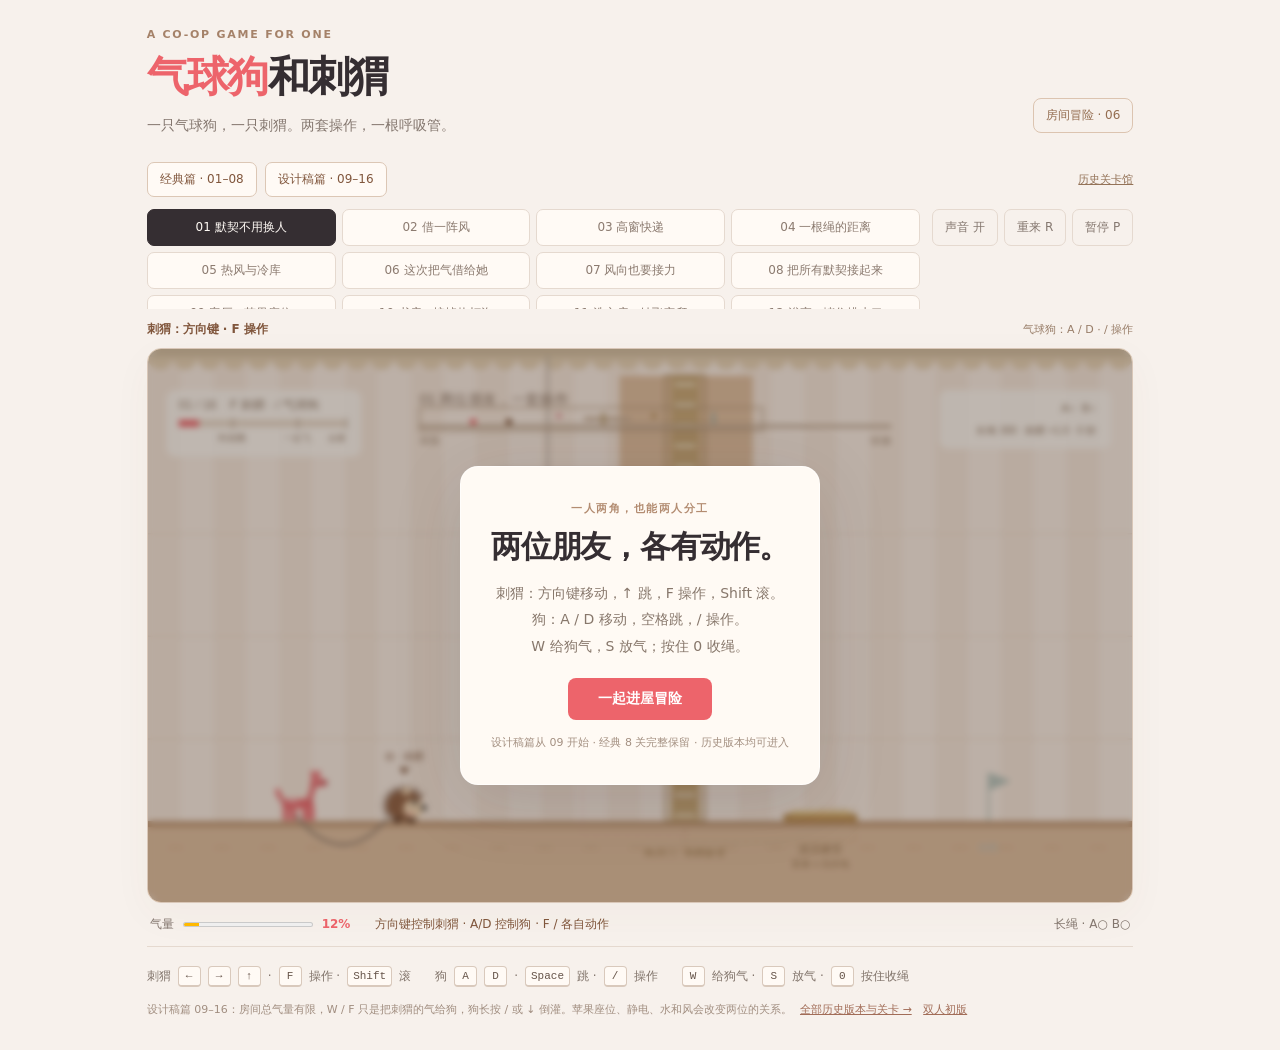
<file: archive/solo-rooms-independent.html>
<!doctype html>
<html lang="zh-CN" data-theme="light">
<head>
<meta charset="utf-8">
<meta name="viewport" content="width=device-width, initial-scale=1, viewport-fit=cover">
<meta name="theme-color" content="#f7f1ec">
<title>气球狗和刺猬 · 房间冒险</title>
<style>
:root{color-scheme:light;--bg:#f7f1ec;--ink:#352e32;--muted:#84776f;--line:#e5d9cf;--pink:#ed646b;--brown:#80563c;--font:system-ui,-apple-system,"Microsoft YaHei","PingFang SC",sans-serif}
*{box-sizing:border-box}body{margin:0;background:var(--bg);color:var(--ink);font-family:var(--font);padding:28px max(18px,env(safe-area-inset-right)) 30px}button{font:inherit;cursor:pointer;touch-action:manipulation}button:focus-visible{outline:3px solid #bd6c45;outline-offset:4px}[hidden]{display:none!important}
.wrap{max-width:min(1160px,calc(max(340px,100svh - 345px)*16/9));margin:auto}.heading{display:flex;align-items:end;justify-content:space-between;gap:24px;margin-bottom:24px}.eyebrow{font-size:11px;letter-spacing:.16em;color:#a58269;font-weight:750;margin:0 0 10px}.heading h1{font-size:clamp(27px,3.5vw,42px);font-weight:850;letter-spacing:-.04em;margin:0;line-height:1.25}.heading h1 span{color:var(--pink)}.sub{font-size:14px;color:var(--muted);line-height:1.8;margin:9px 0 0}.edition{border:1px solid #dcc4b0;border-radius:8px;color:#946d50;font-size:12px;white-space:nowrap;padding:8px 12px;margin-bottom:5px}
.topline{display:flex;align-items:center;justify-content:space-between;gap:12px;margin-bottom:12px}.levels{display:flex;flex-wrap:wrap;gap:6px}.levels button{border:1px solid var(--line);border-radius:7px;padding:9px 13px;background:#fffaf5;color:#8c7b70;font-size:12px}.levels button[aria-pressed=true]{background:var(--ink);border-color:var(--ink);color:#fffaf5}.tools{display:flex;gap:6px}.tools button{border:1px solid var(--line);border-radius:7px;padding:9px 12px;background:transparent;color:var(--muted);font-size:12px;white-space:nowrap}
.stage{position:relative;aspect-ratio:16/9;overflow:hidden;border:1px solid #d9c7b8;border-radius:14px;background:#fbefe6;box-shadow:0 12px 40px #60412d0a;outline:none}canvas{display:block;width:100%;height:100%;touch-action:none}.overlay{position:absolute;inset:0;display:flex;align-items:center;justify-content:center;background:#40352c55;backdrop-filter:blur(3px)}.card{text-align:center;padding:30px;max-width:min(470px,90%);border:1px solid #ffffffa0;border-radius:18px;background:#fffaf4;box-shadow:0 16px 70px #352a2920}.card .kicker{color:#b38c71;font-size:11px;font-weight:700;letter-spacing:.14em}.card h2{font-size:clamp(21px,3vw,31px);margin:10px 0 12px;letter-spacing:-.04em}.card p{font-size:14px;line-height:1.9;color:#87776b;margin:0 0 18px}.primary{background:var(--pink);border:0;color:white;padding:12px 30px;border-radius:8px;font-size:14px;font-weight:700}.card .small{font-size:11px;margin-top:13px;margin-bottom:0;color:#a38f80}
.status{display:flex;align-items:center;gap:20px;padding:13px 3px;border-bottom:1px solid var(--line);font-size:12px;color:var(--muted)}.air{display:flex;align-items:center;gap:9px}.air meter{width:130px;height:10px;accent-color:var(--pink)}.air strong{color:var(--pink);font-variant-numeric:tabular-nums;min-width:33px}.state{flex:1;color:var(--brown)}.legend{display:flex;flex-wrap:wrap;gap:12px 24px;padding:19px 0 14px;font-size:12px;color:#81746b}.legend>span{display:flex;align-items:center;gap:7px}kbd{display:inline-block;min-width:23px;padding:3px 5px;border:1px solid #d9c9bc;border-bottom-width:2px;border-radius:4px;background:#fffaf5;text-align:center;font:11px ui-monospace,Consolas,monospace;color:#665449}.note{font-size:11px;color:#a18e80;line-height:1.7;margin:0}.touch{display:none;gap:7px;grid-template-columns:repeat(7,1fr);padding:12px 0}.touch button{user-select:none;-webkit-user-select:none;border:1px solid var(--line);background:#fffaf5;border-radius:9px;padding:14px 2px;color:var(--brown);font-size:12px;touch-action:none}.touch button.active{background:#f5cfb6;border-color:#c49b7c}
@media(max-width:700px){body{padding-top:20px}.wrap{max-width:1160px}.heading{margin-bottom:19px}.edition{display:none}.topline{align-items:start;flex-direction:column}.levels{gap:5px}.levels button{padding:7px 9px;font-size:11px}.tools{align-self:end}.status{gap:12px;font-size:10px}.air meter{width:75px}.legend{gap:9px 15px;font-size:11px}.card{padding:18px}.card p{font-size:12px;line-height:1.6;margin-bottom:10px}.card .small{display:none}.card h2{margin:6px 0}.primary{padding:9px 22px}.touch{display:grid}.note{font-size:10px}}
@media(pointer:coarse){.touch{display:grid}}
@media(max-width:420px){.card{padding:12px}.card .kicker{display:none}.card h2{font-size:20px;margin:0 0 8px}.card p{font-size:11px;line-height:1.5;margin-bottom:8px}.primary{font-size:12px;padding:8px 18px}.status{flex-wrap:wrap;gap:7px 10px}.status .state{order:3;flex-basis:100%}.status>span:last-child{margin-left:auto}}
.roles{display:flex;align-items:center;gap:7px;margin:0 0 10px}.roles button{border:1px solid var(--line);background:#fffaf5;color:var(--muted);font-size:12px;padding:8px 12px;border-radius:7px}.roles button[aria-pressed=true]{background:#80563c;color:white;border-color:#80563c}.roles #dogRole[aria-pressed=true]{background:var(--pink);border-color:var(--pink)}.roles span{margin-left:auto;color:#987d68;font-size:11px}.touch{grid-template-columns:repeat(5,1fr)}@media(max-width:480px){.roles{flex-wrap:wrap}.roles span{width:100%;margin:0;font-size:10px}.roles button{font-size:11px;padding:7px 10px}}
.levels{display:grid;grid-template-columns:repeat(4,minmax(0,1fr));flex:1}.levels button{overflow:hidden;text-overflow:ellipsis;white-space:nowrap}.topline{align-items:start}.roles strong{color:#80563c;font-size:12px}.roles span{font-size:11px}.note a{color:#a26d58;margin-left:8px}.touch{grid-template-columns:repeat(4,1fr)}@media(max-width:700px){.levels{width:100%}.roles span{font-size:10px}.topline{gap:8px}.levels button{padding:7px 6px}}
.chapters{display:flex;gap:8px;align-items:center;margin:0 0 12px}.chapters button{background:#fffaf5;border:1px solid #dcc7b5;border-radius:7px;padding:8px 12px;color:#80563c;font-size:12px}.chapters a{margin-left:auto;font-size:11px;color:#947358}.levels{max-height:100px;overflow:auto;scrollbar-width:thin}
</style>
</head>
<body><main class="wrap">
<header class="heading"><div><p class="eyebrow">A CO-OP GAME FOR ONE</p><h1><span>气球狗</span>和刺猬</h1><p class="sub">一只气球狗，一只刺猬。两套操作，一根呼吸管。</p></div><span class="edition">房间冒险 · 06</span></header>
<div class="chapters"><button id="classicChapter">经典篇 · 01–08</button><button id="memoChapter">设计稿篇 · 09–16</button><a href="archive/index.html">历史关卡馆</a></div>
<div class="topline"><nav class="levels" id="levels" aria-label="选关"></nav><div class="tools"><button id="soundBtn" aria-pressed="true">声音 开</button><button id="restartBtn">重来 R</button><button id="pauseBtn">暂停 P</button></div></div>
<div class="roles"><strong>刺猬：方向键 · F 操作</strong><span>气球狗：A / D · / 操作</span></div>
<div class="stage" id="stage" tabindex="0" aria-label="刺猬用方向键移动和跳跃，F 刺猬操作，Shift 滚动；狗用 A D 移动，空格跳，斜杠操作；W 给狗打气，S 放气，按住 0 收绳">
<canvas id="game" aria-label="气球狗和刺猬单人游戏画面"></canvas>
<div class="overlay" id="start"><div class="card"><span class="kicker">一人两角，也能两人分工</span><h2>两位朋友，各有动作。</h2><p>刺猬：方向键移动，↑ 跳，F 操作，Shift 滚。<br>狗：A / D 移动，空格跳，/ 操作。<br>W 给狗气，S 放气；按住 0 收绳。</p><button class="primary" id="startBtn">一起进屋冒险</button><p class="small">设计稿篇从 09 开始 · 经典 8 关完整保留 · 历史版本均可进入</p></div></div>
<div class="overlay" id="paused" hidden><div class="card"><span class="kicker">等一等朋友</span><h2>歇一下，再出发。</h2><p>按 P / Esc，或点击下面的按钮继续。</p><button class="primary" id="resumeBtn">继续同行</button></div></div>
<div class="overlay" id="win" hidden><div class="card"><span class="kicker">一根绳子，两位朋友</span><h2 id="winTitle">一起到了！</h2><p id="winBody"></p><button class="primary" id="nextBtn">下一关 →</button><p class="small" id="winNext">Enter 下一关 · R 再试一次</p></div></div>
</div>
<div class="status" id="status" role="status" aria-live="off"><div class="air"><span>气量</span><meter id="airMeter" min="0" max="1" low=".32" high=".90" optimum=".78" value=".12"></meter><strong id="airText">12%</strong></div><span class="state" id="stateText">等你出发</span><span id="saveText">蓝旗处自动存档</span></div>
<div class="touch" aria-label="两位角色独立触屏操作"><button data-code="ArrowLeft">猬 ←</button><button data-code="ArrowRight">猬 →</button><button data-code="ArrowUp">猬 跳</button><button data-code="KeyF">猬 F</button><button data-code="KeyA">狗 ←</button><button data-code="KeyD">狗 →</button><button data-code="Space">狗 跳</button><button data-code="Slash">狗 /</button><button data-code="KeyW">给狗气</button><button data-code="KeyS">狗放气</button><button data-code="ShiftLeft">猬滚动</button><button data-code="Digit0">按住收绳</button></div>
<div class="legend"><span>刺猬 <kbd>←</kbd><kbd>→</kbd><kbd>↑</kbd> · <kbd>F</kbd> 操作 · <kbd>Shift</kbd> 滚</span><span>狗 <kbd>A</kbd><kbd>D</kbd> · <kbd>Space</kbd> 跳 · <kbd>/</kbd> 操作</span><span><kbd>W</kbd> 给狗气 · <kbd>S</kbd> 放气 · <kbd>0</kbd> 按住收绳</span></div>
<p class="note">设计稿篇 09–16：房间总气量有限，W / F 只是把刺猬的气给狗，狗长按 / 或 ↓ 倒灌。苹果座位、静电、水和风会改变两位的关系。<a href="archive/index.html">全部历史版本与关卡 →</a> <a href="duo.html">双人初版</a></p>
</main><script>
(()=>{
const cv=document.getElementById('game'),c=cv.getContext('2d');
const stageEl=document.getElementById('stage'),startEl=document.getElementById('start'),winEl=document.getElementById('win'),pauseEl=document.getElementById('paused');
const winTitle=document.getElementById('winTitle'),winBody=document.getElementById('winBody'),winNext=document.getElementById('winNext'),levelsEl=document.getElementById('levels');
const airMeter=document.getElementById('airMeter'),airText=document.getElementById('airText'),stateText=document.getElementById('stateText'),saveText=document.getElementById('saveText');
const W=960,H=540,G=1000,K=3.2,MD=1,MH=1.25,ROPE=300,NAILS=26,DOGC='#ed646b';
const FONT=n=>`${n}px "Microsoft YaHei","PingFang SC",sans-serif`;
const clamp=(v,a,b)=>Math.max(a,Math.min(b,v));
const approach=(v,t,s)=>v<t?Math.min(t,v+s):Math.max(t,v-s);
const inRect=(x,y,r)=>x>r.x&&x<r.x+r.w&&y>r.y&&y<r.y+r.h;
const LEVELS=[
 {name:'默契不用换人',width:1320,softSky:true,tip:'你始终控制刺猬。F 叫狗去粉色机关，再按 F 叫它回来。',
  solids:[{x:-200,y:460,w:1720,h:300},{x:460,y:NAILS,w:130,h:416-NAILS}],
  switches:[{id:'paw',type:'dogDock',x:390,y:270,letter:'A',label:'狗留守'},
   {id:'pin',type:'hogRoll',x:620,y:460,w:72,letter:'B',label:'滚压接管',requires:['paw']}],
  gates:[{x:510,y:NAILS,w:28,h:434,rule:{any:['paw','pin']},label:'狗开门 · 刺猬接管'}],
  dogX:150,hogX:250,dogAir:.12,checkpoints:[{x:820,dogX:735,air:0,requires:['pin']}],goal:{x:1180,y:380,w:100,h:80,requires:['pin']},
  zones:[{x:0,title:'01 两位朋友，一套操作',hint:'W 充到约一半，F 叫狗上去；A / D 始终移动刺猬。'},
   {x:440,title:'02 它留守，你接力',hint:'狗留在 A。Shift 滚压 B，就能固定这扇门。'},
   {x:700,title:'03 叫回来，一起走',hint:'F 叫狗回来，S 放扁后从梁下穿过。'}]},
 {name:'借一阵风',width:1840,tip:'先用滚动打开风道，再把浮力、风和喷气接在一起。',
  solids:[{x:-200,y:460,w:1060,h:300},{x:1170,y:420,w:920,h:340},{x:1480,y:NAILS,w:160,h:392-NAILS}],
  walls:[{x:1560,y:NAILS,w:28,h:420-NAILS}],beds:[{x:590,w:240,base:460,h:126}],
  switches:[{id:'fan',type:'hogRoll',x:350,y:460,w:70,letter:'A',label:'滚开送风'}],
  fans:[{x:450,y:90,w:430,h:370,dx:0,dy:-1,p:620,rule:'fan'}, {x:830,y:80,w:410,h:380,dx:1,dy:-.5,p:620,rule:'fan'}],
  dogX:100,hogX:200,dogAir:.12,checkpoints:[{x:440,dogX:355,air:.12,requires:['fan']},{x:1360,dogX:1275,air:0}],
  goal:{x:1710,y:340,w:100,h:80,requires:['fan']},
  zones:[{x:0,title:'01 先开风，再起飞',hint:'滚压 A。W 充气，等两位都离地，再越过刺丛。'},
   {x:460,title:'02 顺风不必充到满',hint:'风也提供浮力。气量太大就 S，空中 Shift 可以加速。'},
   {x:850,title:'03 把风接到对岸',hint:'收短绳让两位靠拢，接住横风跨过缺口。'},
   {x:1320,title:'04 飞完还要低头',hint:'落地放光气，缩球穿过矮洞，把气球墙滚开。'}]},
 {name:'高窗快递',width:1500,tip:'狗走高处的窄风道，刺猬在下面等。充气能上去，放扁才能穿过去。',
  solids:[{x:-200,y:460,w:1900,h:300},{x:520,y:NAILS,w:190,h:150},{x:520,y:202,w:190,h:42}],
  switches:[{id:'window',type:'dogDock',x:790,y:188,letter:'A',label:'高窗里的爪印',flatOK:true,waypoints:[{x:475,y:188},{x:750,y:188}]},
   {id:'pin',type:'hogRoll',x:940,y:460,w:70,letter:'B',label:'下面接管',requires:['window']}],
  gates:[{x:930,y:NAILS,w:28,h:434,rule:{any:['window','pin']},label:'高窗接通'}],
  fans:[{x:430,y:145,w:430,h:110,dx:1,dy:0,p:250,ductY:188}],
  dogX:280,hogX:380,dogAir:.12,checkpoints:[{x:1170,dogX:1085,air:0,requires:['pin']}],goal:{x:1370,y:380,w:100,h:80,requires:['pin']},
  zones:[{x:0,title:'01 两条路，一个目标',hint:'走到窗下。W 充气后 F 叫狗走高路，刺猬在下面跟进。'},
   {x:510,title:'02 高处也得放扁',hint:'狗被窗沿挡住时，按 S 放光气。风管会托住扁扁的狗。'},
   {x:800,title:'03 上面按，下面滚',hint:'保持长绳，去 B 滚压接管，再 F 叫狗回来。'}]},
 {name:'一根绳的距离',width:2340,tip:'横梁会挡住气管。绳子绕梁走，长短绳决定两位能走哪条路线。',
  solids:[{x:-200,y:460,w:2740,h:300}],
  bars:[{x:540,y:224,w:150},{x:1010,y:118,w:210},{x:1680,y:250,w:150}],
  ropeBeams:[{x:540,y:224,w:150,h:8},{x:1010,y:118,w:210,h:8},{x:1680,y:250,w:150,h:8}],
  beds:[{x:1400,w:130,base:460,h:110}],
  switches:[{id:'high',type:'dogDock',x:740,y:175,letter:'A',label:'梁上的电源',waypoints:[{x:485,y:160}]},
   {id:'pin',type:'hogRoll',x:805,y:460,w:60,letter:'B',label:'梁下接管',requires:['high']}],
  gates:[{x:900,y:NAILS,w:24,h:434,rule:{any:['high','pin']},label:'绕梁接力'}],
  dogX:180,hogX:280,dogAir:.12,checkpoints:[{x:970,dogX:885,air:.12,requires:['pin']},{x:1950,dogX:1865,air:0}],goal:{x:2210,y:380,w:100,h:80,requires:['pin']},
  zones:[{x:0,title:'01 它在梁上，你在梁下',hint:'长绳、半气、F。狗从梁上去 A，你从梁下接近 B。'},
   {x:520,title:'02 线会绕过横梁',hint:'气管不会穿梁。先留够绳长，去铜盘接管电源。'},
   {x:930,title:'03 收下来，躲吊刺',hint:'F 叫狗回来。下一根梁下面有刺：E 收短绳，把狗拉低。'},
   {x:1280,title:'04 又该靠近一起飞',hint:'短绳、充气越过刺丛；再放长绳，让狗从最后的梁上走。'}]},
 {name:'热风与冷库',width:2090,tip:'热灯会涨气，冷库会缩气。环境也会改变同一根绳上的平衡。',
  solids:[{x:-200,y:460,w:2490,h:300},{x:1740,y:NAILS,w:150,h:432-NAILS}],
  beds:[{x:570,w:230,base:460,h:124},{x:1170,w:240,base:460,h:124}],
  heat:[{x:440,y:NAILS,w:420,h:434,k:.13},{x:1050,y:NAILS,w:460,h:434,k:-.10}],
  fans:[{x:500,y:100,w:340,h:350,dx:.3,dy:-1,p:260},{x:1160,y:100,w:270,h:350,dx:-.8,dy:0,p:300}],
  dogX:100,hogX:200,dogAir:.12,checkpoints:[{x:390,dogX:305,air:.4},{x:960,dogX:875,air:.4},{x:1630,dogX:1545,air:0}],goal:{x:1960,y:380,w:100,h:80},
  zones:[{x:0,title:'01 把气留给天气',hint:'热区会继续膨胀。先准备好浮力，再进入花园。'},
   {x:440,title:'02 越热，越要懂得放手',hint:'热风会帮你升高，也会把狗撑爆。S 放气、短绳越过刺丛。'},
   {x:920,title:'03 冷会偷走刚才的浮力',hint:'蓝色区域持续缩气，还有逆风；W 补气，Shift 喷气抵住它。'},
   {x:1560,title:'04 留下能钻出去的体型',hint:'落地，S 放扁狗、Shift 缩球，从最后的矮缝出去。'}]},
 {name:'这次把气借给她',width:1860,softSky:true,tip:'空闲时长按 F，狗把气倒灌给刺猬。变大能压重机关、撞厚墙；S 把气还给狗。',
  solids:[{x:-200,y:460,w:2260,h:300},{x:1360,y:NAILS,w:150,h:432-NAILS}],
  walls:[{x:1140,y:NAILS,w:40,h:434,heavy:true}],
  switches:[{id:'weight',type:'hogWeight',x:560,y:460,w:110,letter:'A',label:'大刺猬压机',minBloat:.65}],
  gates:[{x:810,y:NAILS,w:28,h:434,rule:'weight',label:'体重达到才开门'}],
  dogX:150,hogX:250,dogAir:.12,checkpoints:[{x:750,dogX:650,air:.12,requires:['weight']}],goal:{x:1730,y:380,w:100,h:80,requires:['weight']},
  zones:[{x:0,title:'01 大小，是两位共享的',hint:'先 W 储气，再长按 F 倒灌。松开 F 后，刺猬保留体型。'},
   {x:480,title:'02 重量也能开路',hint:'体型条超过 65%，留在铜色压机上 1 秒。'},
   {x:860,title:'03 大滚球撞厚墙',hint:'厚墙需要巨大刺猬滚动撞开。变大后更重，走得也更慢。'},
   {x:1230,title:'04 变大不是永远更好',hint:'S 先把气还给狗，再放光狗的气。两位缩小后才能钻出去。'}]},
 {name:'风向也要接力',width:1940,tip:'狗启动限时顺风，刺猬去反锁；回来时，还要把高处的狗接下来。',
  solids:[{x:-200,y:460,w:2140,h:300},{x:1040,y:NAILS,w:150,h:432-NAILS}],
  beds:[{x:620,w:245,base:460,h:130}],
  switches:[{id:'timer',type:'dogTap',x:490,y:265,letter:'A',label:'顺风 12 秒',duration:12,lockBy:'pin'},
   {id:'pin',type:'hogRoll',x:1100,y:460,w:65,letter:'B',label:'钻洞反锁',requires:['timer']},
   {id:'exit',type:'dogTap',x:1430,y:240,letter:'C',label:'高处的最后一棒',requires:['pin']}],
  gates:[{x:960,y:NAILS,w:26,h:434,rule:{any:['timer','pin']},label:'顺风倒计时'}, {x:1620,y:NAILS,w:26,h:434,rule:{all:['pin','exit']},label:'两位都得接力'}],
  fans:[{x:520,y:100,w:430,h:350,dx:1,dy:-.65,p:540,rule:{any:['timer','pin']}}],heat:[{x:730,y:NAILS,w:180,h:434,k:-.07}],
  dogX:180,hogX:280,dogAir:.12,checkpoints:[{x:1280,dogX:1195,air:0,requires:['pin']}],goal:{x:1810,y:380,w:100,h:80,requires:['pin','exit']},
  zones:[{x:0,title:'01 先布置，再发令',hint:'走近 A，充气后 F。计时从狗真正按到按钮时开始。'},
   {x:520,title:'02 把顺风变成你的速度',hint:'短绳、合适的气量，利用风和喷气越过刺丛。'},
   {x:920,title:'03 飞完立刻钻',hint:'S 放气，Shift 滚进矮洞，在归零前压下 B。'},
   {x:1230,title:'04 手不换，分工在换',hint:'放长绳、充气，F 让狗去 C。你仍控制刺猬。'}]},
 {name:'把所有默契接起来',width:3140,tip:'高窗、风、温差、横梁、重量：这次要自己选择谁大、谁小，谁先走。',
  solids:[{x:-200,y:460,w:1700,h:300},{x:1760,y:420,w:1620,h:340},{x:500,y:NAILS,w:160,h:150},{x:500,y:202,w:160,h:42},{x:2700,y:NAILS,w:140,h:392-NAILS}],
  bars:[{x:2080,y:214,w:150}],ropeBeams:[{x:2080,y:214,w:150,h:8}],
  walls:[{x:2520,y:NAILS,w:40,h:420-NAILS,heavy:true}],beds:[{x:1120,w:220,base:460,h:120}],
  fans:[{x:410,y:145,w:410,h:110,dx:1,dy:0,p:250,ductY:188},{x:1090,y:90,w:700,h:370,dx:.6,dy:-.7,p:490,rule:'pin'}],
  heat:[{x:1000,y:NAILS,w:300,h:434,k:.07},{x:1480,y:NAILS,w:320,h:434,k:-.1}],
  switches:[{id:'window',type:'dogDock',x:740,y:188,letter:'A',label:'高窗送电',flatOK:true,waypoints:[{x:455,y:188},{x:700,y:188}]},
   {id:'pin',type:'hogRoll',x:880,y:460,w:65,letter:'B',label:'下面接管',requires:['window']},
   {id:'final',type:'hogWeight',x:2360,y:420,w:90,letter:'C',label:'重压最后的锁',minBloat:.65},
   {id:'reunion',type:'dogDock',x:2960,y:235,letter:'D',label:'轻压气阀',minAir:.45,maxAir:.68,requires:['pin','final']},
   {id:'end',type:'hogPlate',x:3030,y:420,w:80,letter:'E',label:'一起留到最后'}],
  charges:[{id:'together',all:['reunion','end'],duration:2.4,label:'D + E 同时到场',requires:['pin','final']}],
  gates:[{x:980,y:NAILS,w:26,h:434,rule:{any:['window','pin']},label:'高窗接力'}, {x:2920,y:NAILS,w:26,h:394,rule:'final',label:'重量的最后一棒'}],
  dogX:240,hogX:340,dogAir:.12,checkpoints:[{x:1030,dogX:945,air:.4,requires:['pin']},{x:1910,dogX:1825,air:.12}],goal:{x:3010,y:340,w:100,h:80,pair:'together',requires:['pin','final']},
  zones:[{x:0,title:'01 先让它去高处',hint:'狗上高窗、放扁穿过。你在下面滚压 B，接管后 F 叫回来。'},
   {x:1000,title:'02 风和温差一起来',hint:'先过刺丛，再跨缺口。热区少充，冷区补气，别忘了绳长。'},
   {x:1840,title:'03 横梁也是路线的一部分',hint:'狗从梁上走，刺猬从梁下走，长绳会绕过梁角。'},
   {x:2260,title:'04 把浮力换成重量',hint:'安全地面上长按 F 倒灌，压下 C，再把厚墙滚开。'},
   {x:2630,title:'05 最后一次，把气还给它',hint:'S 还气、放扁，缩球过矮洞。终点还要两位一起留守。'},
   {x:2890,title:'06 该在一起的时候',hint:'狗留在 D，气量 45%–68%；你站在 E，同时保持 2.4 秒。'}]},
];
// Append-only chapter. The eight original adventure rooms stay in levels.js.
LEVELS.push(
 {name:'客厅 · 苹果座位',memo:true,world:'living',kind:'省气 / 搬运',width:1420,softSky:true,budget:.24,dogGas:.16,dogX:150,hogX:250,
  solids:[{x:-200,y:460,w:1820,h:300},{x:500,y:26,w:620,h:280}],
  apples:[{x:340,y:447}],nailBeds:[{x:570,y:449,w:530,h:11}],pumps:[{x:205,y:460,cap:.24}],
  heat:[{x:500,y:26,w:620,h:325,temp:1.7,k:0}],checkpoints:[],goal:{x:1270,y:380,w:110,h:80},
  zones:[{x:0,title:'09 这一屋的气，不够飞',hint:'方向键走刺猬，Shift 滚过苹果；狗用 A / D 走近，/ 坐上苹果。'},
   {x:430,title:'苹果只保护座位那一点',hint:'狗坐好后刺猬慢慢走。跳跃或重新缩球会掉苹果，图钉只扎狗。'},
   {x:1100,title:'一起从客厅出去',hint:'两只仍连着气管；苹果能载狗，不能保护旁边的刺。'}]},
 {name:'书房 · 拧掉热灯泡',memo:true,world:'study',kind:'低气 / 高空作业',width:1450,softSky:true,budget:.25,dogGas:.14,dogX:130,hogX:220,
  solids:[{x:-200,y:460,w:1850,h:300},{x:1000,y:26,w:160,h:406}],
  apples:[{x:310,y:447},{x:352,y:447},{x:394,y:447}],pumps:[{x:180,y:460,cap:.25}],
  objects:[{id:'lamp',type:'lamp',x:760,y:334,apples:3,duration:1.3,label:'拧掉热灯泡'}],
  heat:[{x:610,y:26,w:300,h:370,temp:1.8,k:0,until:'lamp'}],
  gates:[{x:915,y:26,w:26,h:434,rule:'lamp',label:'灯泡还没拧掉'}],checkpoints:[],goal:{x:1320,y:380,w:100,h:80,requires:['lamp']},
  zones:[{x:0,title:'10 飞不起来，就搭高一点',hint:'Shift 连续滚过三个苹果，松开后留住它们。狗走近再 / 坐上去。'},
   {x:570,title:'高处要站得稳',hint:'把狗送到灯泡旁，刺猬停稳，狗按住 / 拧灯。只有三层苹果够得到。'},
   {x:900,title:'灯灭了，气还是原来那些',hint:'变冷只缩体积。出口很矮，狗先下来，刺猬重新缩球通过。'}]},
 {name:'洗衣房 · 她飞它爬',memo:true,world:'laundry',kind:'静电 / 角色互换',width:1360,softSky:false,budget:.88,dogGas:.80,dogX:235,hogX:340,
  solids:[{x:-200,y:460,w:720,h:300},{x:830,y:240,w:700,h:400},{x:475,y:80,w:22,h:220}],
  carpets:[{x:170,y:460,w:265}],clingPaths:[[{x:450,y:445},{x:450,y:145},{x:1200,y:145}]],
  fans:[{x:510,y:120,w:325,h:420,dx:.15,dy:-1,p:1250}],pumps:[{x:215,y:460,cap:.88}],checkpoints:[],goal:{x:1215,y:160,w:100,h:80},
  zones:[{x:0,title:'11 把气借给她，这次她会飞',hint:'狗长按 / 或 ↓ 倒灌。瘪狗在毛衣毯上走动蹭电，再 / 贴上灰色墙。'},
   {x:420,title:'一只爬墙，一只借风',hint:'狗贴墙后 A / D 沿表面爬；方向键让刺豚进入风道。电会慢慢消失。'},
   {x:790,title:'到台面再把气分回来',hint:'0 按住收绳，松开放长。狗到墙顶以后继续向右爬，刺猬落到台面。'}]},
 {name:'浴室 · 堵住排水口',memo:true,world:'bath',kind:'水位 / 限时撤离',width:1410,softSky:true,budget:.94,dogGas:.83,dogX:220,hogX:320,
  solids:[{x:-200,y:500,w:1310,h:300},{x:970,y:260,w:600,h:400}],
  water:{x:380,w:650,bottom:500,y:440,min:140,fill:40,drain:27,plugX:630},
  objects:[{id:'drain',type:'drain',x:630,y:492,label:'刺豚堵排水口'}],bubbles:[{x:555,y:475}],pumps:[{x:235,y:500,cap:.94}],checkpoints:[],goal:{x:1270,y:180,w:100,h:80},
  zones:[{x:0,title:'12 水位，是免费的电梯',hint:'狗倒灌让刺猬鼓起，方向键走到浴缸底的排水口，F 堵住。'},
   {x:500,title:'它浮起来，她留在水底',hint:'堵住以后水位才会上升。留一点气给狗，让它浮；水底气泡能补气。'},
   {x:760,title:'放开以后，要一起赶上去',hint:'F 松开排水口，水会下降；两只一起向右，0 收绳，登上毛巾架。'}]},
 {name:'鸟笼 · 一口气的距离',memo:true,world:'attic',kind:'体型 / 钥匙谜题',width:1430,softSky:true,budget:.84,dogGas:.75,dogX:180,hogX:280,
  solids:[{x:-200,y:460,w:1830,h:300},{x:748,y:300,w:140,h:10},{x:748,y:370,w:140,h:10}],
  objects:[{id:'cage',type:'cage',x:755,y:427,keyX:725,label:'长刺够进鸟笼'}, {id:'exitlock',type:'keylock',x:1120,y:420,label:'带钥匙来开锁'}],
  gates:[{x:1130,y:26,w:26,h:434,rule:'exitlock',label:'钥匙还在鸟笼里'}],pumps:[{x:230,y:460,cap:.84}],checkpoints:[],goal:{x:1290,y:380,w:100,h:80,requires:['exitlock']},
  zones:[{x:0,title:'13 身体进不去，长刺够得到',hint:'气给刺猬，瘪狗留在旁边。刺豚靠近鸟笼后按 F，扎破吊钥匙的气球。'},
   {x:640,title:'只差一点距离',hint:'笼栏挡住身体。刺豚的刺能伸进去，普通刺猬够不到。'},
   {x:920,title:'钥匙拿到了，两位一起走',hint:'F 拿起落下的钥匙，去门锁前再按 F。W 可以把气还给狗。'}]},
 {name:'走廊 · 别吵醒猫',memo:true,world:'living',kind:'潜行 / 距离',width:1560,softSky:true,budget:.25,dogGas:.16,dogX:150,hogX:250,
  solids:[{x:-200,y:460,w:1960,h:300},{x:600,y:26,w:460,h:300}],
  cats:[{x:850,y:440,state:'sleep'}],carpets:[{x:400,y:460,w:750}],pumps:[{x:200,y:460,cap:.25}],checkpoints:[],goal:{x:1420,y:380,w:100,h:80},
  zones:[{x:0,title:'14 每个动作，都有声音',hint:'先倒灌或 S 放扁狗，再进走廊。小心走，不要滚、跳、打气或喷气。'},
   {x:520,title:'它爱抓气球，也怕刺猬',hint:'猫会追飘着的狗。靠刺猬近一点能挡猫，但贴得太近也会被扎。'},
   {x:1130,title:'把安静留到门外',hint:'出了走廊再充气。两位都到出口才算成功。'}]},
 {name:'厨房 · 滑轨节拍',memo:true,world:'kitchen',kind:'自动前进 / 反应',width:1720,softSky:true,budget:.84,dogGas:.74,dogX:220,hogX:220,dogY:145,hogY:432,
  solids:[{x:-200,y:480,w:400,h:300},{x:1470,y:460,w:500,h:300}],
  rail:{x:220,y:280,end:1510,speed:42,long:340,short:170},
  railHazards:[{x:450,y:40,w:120,h:150,target:'dog',label:'收绳 ↓ 狗'}, {x:450,y:370,w:120,h:110,target:'hog',label:'收绳 ↑ 刺猬'},
   {x:760,y:205,w:130,h:65,target:'dog',label:'放长 ↑ 狗'},{x:760,y:285,w:130,h:80,target:'hog',label:'放长 ↓ 刺猬'},
   {x:1090,y:40,w:120,h:150,target:'dog',label:'再次收绳'},{x:1090,y:370,w:120,h:110,target:'hog',label:'同时吊高'}],
  checkpoints:[],goal:{x:1540,y:380,w:110,h:80},
  zones:[{x:0,title:'15 两端加起来，只有这么长',hint:'滑轮自动前进。0 按住收绳：狗下降、刺猬上升；松开则相反。'},
   {x:390,title:'上下要一起看',hint:'上面是吊叉，下面是刀架。提前收绳，让两位同时进中间空隙。'},
   {x:700,title:'这次，要分开',hint:'松开 0，绳子慢慢放长：狗走上面，刺猬走下面。'},
   {x:1040,title:'再合到一起，准备落地',hint:'再按住 0 收绳。最后松开，S 下降，落到右边台面。'}]},
 {name:'厨房 · 冰箱和烤箱',memo:true,world:'kitchen',kind:'结冰 / 温差 / 分气',width:1580,softSky:true,budget:.58,dogGas:.31,dogX:140,hogX:240,
  solids:[{x:-200,y:460,w:800,h:300},{x:1020,y:380,w:800,h:400},{x:1150,y:26,w:170,h:294}],
  water:{x:580,w:450,bottom:520,y:400,min:400,fill:0,drain:0,freezeBy:'fridge'},
  objects:[{id:'fridge',type:'fridge',x:430,y:420,label:'打开冰箱门'}],
  heat:[{x:470,y:26,w:580,h:435,temp:.62,k:0,when:'fridge'}, {x:1080,y:26,w:330,h:355,temp:2.2,k:0}],
  pumps:[{x:195,y:460,cap:.58}],checkpoints:[],goal:{x:1450,y:300,w:100,h:80,requires:['fridge']},
  zones:[{x:0,title:'16 飞不动两位，就让水变成路',hint:'刺猬走到冰箱旁按 F，冷气会把水面冻成地板。'},
   {x:530,title:'气没少，只是缩小了',hint:'冰面上方向键控制刺猬，A / D 控制狗；↑ 和空格分别跳。'},
   {x:1040,title:'烤箱旁，先把气分好',hint:'热只涨体积，不造气。窄门前把气倒给刺猬，让狗小一点再通过。'}]}
);
let idx=0,L,statics,walls,cacti,fans,heat,bars,solids,spikeTeeth=[],switches=[],gates=[],charges=[],needRebuild=false;
let dog,hog,ropeLen=ROPE,parts=[],texts=[],stats,time=0,hit=0,shake=0,win=false,started=false,paused=false,muted=false,checkpoint=null,banner=0,pumpClock=0,hudClock=0,cameraX=0,hurt=0,hurtReason='';
let activeRole='hog',ropeShort=true,interactNotice='',noticeTime=0;
const rr=a=>22+22*Math.min(a,1.05);
const isFlat=()=>dog.state==='ok'&&dog.air<.04;
function anchor(){
 if(dog.state!=='ok'||isFlat())return{x:dog.x-dog.face*22,y:dog.y+3};
 const r=rr(dog.air);return{x:dog.x-dog.face*.5*r,y:dog.y+.45*r};
}
function dogDims(){if(dog.state!=='ok')return[26,6];if(isFlat())return[28,7];const r=rr(dog.air);return[r*.85,r];}
function rebuildSolids(){solids=[...statics,...memoExtraSolids(),...walls.filter(w=>w.alive),...gates.filter(g=>g.kind==='bridge'?g.on:!g.on),...bars.map(b=>({x:b.x,y:b.y,w:b.w,h:8,spikeBacking:true})),...(!L.softSky?[{x:0,y:-200,w:L.width,h:208,spikeBacking:true}]:[]),{x:-60,y:-200,w:60,h:900},{x:L.width,y:-200,w:60,h:900}];needRebuild=false;}
function overlapAny(cx,cy,hw,hh){return solids.some(s=>Math.abs(cx-(s.x+s.w/2))<hw+s.w/2-.2&&Math.abs(cy-(s.y+s.h/2))<hh+s.h/2-.2);}
function groundAt(x){let y=H+100;for(const s of statics)if(x>=s.x&&x<=s.x+s.w&&s.y>40)y=Math.min(y,s.y);return y;}
function makeCacti(beds){return beds.flatMap(b=>{const a=[];for(let x=b.x+16,i=0;x<b.x+b.w;x+=32,i++)a.push({x,base:b.base,h:b.h-[0,7,3,10][i%4]});return a;});}
function loadLevel(i){idx=i;L=LEVELS[i];statics=L.solids.map(s=>({...s}));walls=(L.walls||[]).map(w=>({...w,bwall:true,alive:true}));switches=(L.switches||[]).map(s=>({...s,on:false,latched:false,remaining:0}));gates=(L.gates||[]).map(g=>({...g,on:false,open:0}));charges=(L.charges||[]).map(p=>({...p,progress:0,done:false}));cacti=makeCacti(L.beds||[]);fans=L.fans||[];heat=L.heat||[];bars=L.bars||[];spikeTeeth=[...(!L.softSky?downwardTeeth(0,8,L.width,24,NAILS-8,'ceiling'):[]),...bars.flatMap((b,j)=>downwardTeeth(b.x,b.y+8,b.w,20,10,j))];reset(true);[...levelsEl.children].forEach((b,j)=>b.setAttribute('aria-pressed',j===i?'true':'false'));}
function reset(full){
 if(full){checkpoint=null;stats={hog:0,over:0,spike:0,cactus:0,thorn:0,fall:0,timeout:0,swaps:0,breaks:0,commands:0,transfer:0};time=0;parts=[];texts=[];}
 walls.forEach((w,i)=>w.alive=checkpoint?checkpoint.walls[i]:true);switches.forEach((s,i)=>{s.latched=checkpoint?checkpoint.switches[i]:false;s.on=s.latched;s.remaining=0;s.progress=0;});charges.forEach((p,i)=>{p.done=checkpoint?checkpoint.charges[i]:false;p.progress=p.done?p.duration:0;});gates.forEach(g=>{g.on=powered(g.rule);g.open=g.on?1:0;});rebuildSolids();
 const sp=checkpoint?L.checkpoints[checkpoint.index]:null,air=sp?sp.air:(L.dogAir??.12),dx=sp?sp.dogX:L.dogX,hx=sp?sp.x:L.hogX;
 dog={x:dx,y:groundAt(dx)-(air<.04?7:rr(air)),vx:0,vy:0,air,face:1,ground:true,state:'ok',lastPop:'',docked:'',task:null,taskTarget:null,fClock:0,fContext:false,squash:0,rot:0,inv:1,near:99,lastR:rr(air),flatPrev:air<.04,blocked:0};
 hog={x:hx,y:groundAt(hx)-15,vx:0,vy:0,face:1,ground:true,revive:0,bloat:0,backflow:false,returnAir:false,squash:0,ball:false,spin:0,blow:false,reel:false,coyote:0,jbuf:0,bob:0,taut:false,jet:false,jetEmpty:false,jetDir:1,jetGlow:0,jetClock:0};
 ropeLen=ROPE;ropeShort=false;activeRole='hog';noticeTime=0;hit=0;shake=0;hurt=0;win=false;banner=5.5;paused=false;pumpClock=0;cameraX=clamp(hx-W*.38,0,L.width-W);clearHeld();setJet(false);initMemo();winEl.hidden=true;pauseEl.hidden=true;document.getElementById('pauseBtn').textContent='暂停 P';syncRoleUI();syncHUD();
}
let ac=null,master=null,jetGain=null,nbuf=null;
function initAudio(){
  if(ac){if(ac.state==='suspended')ac.resume();return;}
  try{
    ac=new (window.AudioContext||window.webkitAudioContext)();
    master=ac.createGain();master.gain.value=muted?0:.32;master.connect(ac.destination);
    const o=ac.createOscillator();o.type='sawtooth';o.frequency.value=150;
    const lfo=ac.createOscillator();lfo.frequency.value=17;const lg=ac.createGain();lg.gain.value=60;lfo.connect(lg);lg.connect(o.frequency);
    const f=ac.createBiquadFilter();f.type='lowpass';f.frequency.value=900;
    jetGain=ac.createGain();jetGain.gain.value=0;o.connect(f);f.connect(jetGain);jetGain.connect(master);o.start();lfo.start();
  }catch(e){ac=null;}
}
function setJet(on){if(ac&&jetGain)jetGain.gain.setTargetAtTime(on?.16:0,ac.currentTime,.03);}
function tone(type,f0,f1,dur,vol){if(!ac)return;const t=ac.currentTime,o=ac.createOscillator(),g=ac.createGain();o.type=type;o.frequency.setValueAtTime(f0,t);o.frequency.exponentialRampToValueAtTime(f1,t+dur);g.gain.setValueAtTime(vol,t);g.gain.exponentialRampToValueAtTime(.001,t+dur);o.connect(g);g.connect(master);o.start(t);o.stop(t+dur+.02);}
function noise(dur,vol,type,f0,f1){if(!ac)return;if(!nbuf){nbuf=ac.createBuffer(1,ac.sampleRate,ac.sampleRate);const d=nbuf.getChannelData(0);for(let i=0;i<d.length;i++)d[i]=Math.random()*2-1;}const t=ac.currentTime,s=ac.createBufferSource();s.buffer=nbuf;const f=ac.createBiquadFilter();f.type=type;f.frequency.setValueAtTime(f0,t);f.frequency.exponentialRampToValueAtTime(f1,t+dur);const g=ac.createGain();g.gain.setValueAtTime(vol,t);g.gain.exponentialRampToValueAtTime(.001,t+dur);s.connect(f);f.connect(g);g.connect(master);s.start(t);s.stop(t+dur+.02);}
const sPop=()=>{noise(.2,.9,'highpass',1400,400);tone('sine',180,50,.18,.6);};
const sSmallPop=()=>{noise(.1,.5,'highpass',1800,600);};
const sPump=()=>noise(.28,.35,'bandpass',500,1600);
const sThud=()=>tone('sine',110,45,.12,.4);
const sHop=()=>tone('square',300,520,.08,.05);
const sBoing=()=>tone('sine',380,760,.14,.18);
const sSqueak=()=>tone('triangle',900,1400,.09,.15);
const sGrab=()=>tone('triangle',700,1000,.07,.12);
const sCurl=()=>tone('triangle',520,300,.09,.12);
const sBonk=()=>tone('sine',260,140,.07,.18);
const sCork=()=>{tone('sine',600,200,.08,.3);noise(.05,.3,'bandpass',2000,1000);};
const sFlat=()=>tone('sawtooth',160,70,.25,.08);
const sFall=()=>tone('sine',500,90,.5,.2);
const sCreak=()=>tone('sawtooth',230,170,.12,.04);
const sWin=()=>[523,659,784,1046].forEach((f,i)=>setTimeout(()=>tone('triangle',f,f*1.001,.2,.18),i*110));


/* One player owns every action; the dog responds to air, tether and momentum. */
const down=new Set(),just=new Set(),heldSources=new Map();
function setHeld(code,source,on){
 let sources=heldSources.get(code);if(!sources){sources=new Set();heldSources.set(code,sources);}
 if(on){if(!sources.size)just.add(code);sources.add(source);down.add(code);}else{sources.delete(source);if(!sources.size){down.delete(code);heldSources.delete(code);}}
}
function clearHeld(){down.clear();just.clear();heldSources.clear();document.querySelectorAll('.touch .active').forEach(b=>b.classList.remove('active'));}
const held=(...keys)=>keys.some(k=>down.has(k));
const pressed=(...keys)=>keys.some(k=>just.has(k));
function start(){started=true;paused=false;startEl.hidden=true;pauseEl.hidden=true;initAudio();stageEl.focus({preventScroll:true});}
function togglePause(force){if(!started||win)return;paused=force??!paused;clearHeld();pauseEl.hidden=!paused;document.getElementById('pauseBtn').textContent=paused?'继续 P':'暂停 P';setJet(false);if(!paused){initAudio();stageEl.focus({preventScroll:true});}}
function toggleSound(){muted=!muted;if(ac&&master)master.gain.value=muted?0:.32;document.getElementById('soundBtn').textContent=muted?'声音 关':'声音 开';document.getElementById('soundBtn').setAttribute('aria-pressed',String(!muted));}
const gameKeys=['KeyA','KeyD','KeyW','KeyS','KeyE','KeyF','Space','ArrowLeft','ArrowRight','ArrowUp','ArrowDown','ShiftLeft','ShiftRight','Slash','NumpadDivide','Digit0','Numpad0'];
addEventListener('keydown',e=>{
 const k=e.code;if(gameKeys.includes(k))e.preventDefault();
 if(k==='KeyP'||k==='Escape'){if(!e.repeat)togglePause();return;}
 if(k==='KeyM'){if(!e.repeat)toggleSound();return;}
 if(k==='KeyR'&&started){reset(true);return;}
 const m=k.match(/^Digit([1-9])$/);if(m){loadLevel(+m[1]-1);start();return;}if(k==='BracketRight'){loadLevel((idx+1)%LEVELS.length);start();return;}if(k==='BracketLeft'){loadLevel((idx+LEVELS.length-1)%LEVELS.length);start();return;}
 if(win&&(k==='Enter'||k==='NumpadEnter')){loadLevel((idx+1)%LEVELS.length);start();return;}
 if(!gameKeys.includes(k)||paused||win)return;
 if(!started)start();initAudio();setHeld(k,'keyboard',true);
});
addEventListener('keyup',e=>setHeld(e.code,'keyboard',false));
addEventListener('blur',()=>{clearHeld();if(started&&!win)togglePause(true);});
document.addEventListener('visibilitychange',()=>{if(document.hidden&&started&&!win)togglePause(true);});
document.getElementById('startBtn').addEventListener('click',start);
document.getElementById('resumeBtn').addEventListener('click',()=>togglePause(false));
document.getElementById('pauseBtn').addEventListener('click',()=>togglePause());
document.getElementById('restartBtn').addEventListener('click',()=>{reset(true);start();});
document.getElementById('soundBtn').addEventListener('click',()=>{initAudio();toggleSound();});
document.getElementById('nextBtn').addEventListener('click',()=>{loadLevel((idx+1)%LEVELS.length);start();});
stageEl.addEventListener('click',e=>{if(e.target===cv){if(!started)start();else stageEl.focus({preventScroll:true});}});
LEVELS.forEach((l,i)=>{const b=document.createElement('button');b.type='button';b.id='lv'+(i+1);b.textContent=`${String(i+1).padStart(2,'0')} ${l.name}`;b.addEventListener('click',()=>{loadLevel(i);start();});levelsEl.appendChild(b);});
document.querySelectorAll('[data-code]').forEach(b=>{
 b.addEventListener('pointerdown',e=>{e.preventDefault();if(win)return;if(!started)start();if(paused)togglePause(false);b.setPointerCapture(e.pointerId);setHeld(b.dataset.code,e.pointerId,true);b.classList.add('active');});
 const release=e=>{setHeld(b.dataset.code,e.pointerId,false);b.classList.remove('active');};b.addEventListener('pointerup',release);b.addEventListener('pointercancel',release);b.addEventListener('lostpointercapture',release);
});
function addText(x,y,txt,col,size=20){texts.push({x,y,txt,col,size,life:1.1});}
function puff(x,y,n,col){for(let i=0;i<n;i++)parts.push({x,y,vx:(Math.random()-.5)*120,vy:-40-Math.random()*80,life:.5+Math.random()*.3,max:.8,col,sz:3+Math.random()*4,rot:0,vr:0,round:true});}
function confetti(x,y,n,cols,spread){for(let i=0;i<n;i++){const a=Math.random()*Math.PI*2,v=100+Math.random()*280;parts.push({x:x+(Math.random()-.5)*spread,y:y+(Math.random()-.5)*spread,vx:Math.cos(a)*v,vy:Math.sin(a)*v-120,life:.7+Math.random()*.5,max:1.3,col:cols[i%cols.length],sz:3+Math.random()*4,rot:Math.random()*6,vr:(Math.random()-.5)*20});}}
function resolve(b,hw,hh,isHog){
 for(const s of solids){
  if(s.bwall&&!s.alive)continue;
  const dx=b.x-(s.x+s.w/2),dy=b.y-(s.y+s.h/2),ox=hw+s.w/2-Math.abs(dx),oy=hh+s.h/2-Math.abs(dy);
  if(ox<=0||oy<=0)continue;
  if(oy<ox){
   if(dy<0){const speed=b.vy;b.y-=oy;if(b.vy>0)b.vy=0;b.ground=true;
    if(speed>240){if(isHog){hog.squash=.25;sThud();if(hog.ball&&speed>360){b.vy=-Math.min(speed*.26,230);b.ground=false;}}else if(dog.state==='ok')dog.squash=.2;}
   }else{b.y+=oy;if(b.vy<0)b.vy=0;}
  }else{
   if(s.bwall&&isHog&&(hog.ball||hog.jet)&&Math.abs(b.vx)>(s.heavy?115:155)&&(!s.heavy||(hog.bloat||0)>.65)){breakWall(s);b.vx*=.88;continue;}
   b.x+=dx<0?-ox:ox;
   if(isHog&&hog.ball){if(Math.abs(b.vx)>140)sBonk();b.vx=-b.vx*.42;}else b.vx=0;
  }
 }
}
function breakWall(s){s.alive=false;needRebuild=true;stats.breaks++;shake=Math.max(shake,.2);confetti(s.x+s.w/2,Math.max(s.y+s.h*.7,hog.y-35),28,['#76aacc','#e3b856','#78a98b','#ad92b5'],s.w);addText(s.x+s.w/2,hog.y-48,hog.jet?'喷气冲开了！':'滚得漂亮！','#9a6c42',20);[0,60,120].forEach(t=>setTimeout(sSmallPop,t));}
function setAir(next){
 if(dog.state!=='ok')return;
 const before=dog.air,oldY=dog.y,oldFlat=isFlat(),oldR=oldFlat?7:rr(before);dog.air=Math.max(0,next);
 const newFlat=isFlat(),newR=newFlat?7:rr(dog.air);
 // Preserve the feet on the ground, and when unfolding the flat skin.
 if(dog.ground||oldFlat!==newFlat)dog.y-=newR-oldR;
 if(dog.air>before){const [hw,hh]=dogDims();if(overlapAny(dog.x,dog.y,hw,hh)){dog.air=before;dog.y=oldY;dog.blocked=.25;return;}}
 if(oldFlat!==newFlat){if(newFlat){sFlat();addText(dog.x,dog.y-25,'扁扁的，也能走',DOGC,15);}else sSqueak();}
 dog.flatPrev=newFlat;dog.lastR=newR;
}
function pop(reason){
 if(dog.state!=='ok')return;const r=isFlat()?7:rr(dog.air);dog.state='skin';stats[reason]++;hit=.09;shake=.27;hog.revive=0;hog.jet=false;hog.jetGlow=0;sPop();setJet(false);
 confetti(dog.x,dog.y,24,[DOGC,DOGC,'#fffaf5'],r);
 const label={hog:'碰到刺猬的刺了',over:'充太满，撑爆了',spike:'碰到尖刺了',cactus:'碰到仙人掌了',cat:'被猫抓到了'}[reason];dog.lastPop=label;addText(dog.x,dog.y-r-15,'啪！',DOGC,30);addText(dog.x,dog.y-r+12,label,'#6e594b',15);
 dog.y+=r-6;dog.vx*=.5;dog.vy=0;dog.air=0;dog.rot=0;
}
function revive(){
 dog.state='ok';dog.lastPop='';dog.air=0;dog.inv=1.7;hog.revive=0;dog.y-=1;dog.flatPrev=true;dog.lastR=7;setAir(.12);sSqueak();addText(dog.x,dog.y-34,'又能一起走了',DOGC,17);
}
function dogHitsRect(rx,ry,rw,rh,body=dogCollisionCapsules()){const b=body.bounds;if(b.right<=rx||b.left>=rx+rw||b.bottom<=ry||b.top>=ry+rh)return false;return body.some(p=>capsuleHitsTriangle(p,[{x:rx,y:ry},{x:rx+rw,y:ry},{x:rx,y:ry+rh}])||capsuleHitsTriangle(p,[{x:rx+rw,y:ry},{x:rx+rw,y:ry+rh},{x:rx,y:ry+rh}]));}
function hogHitsRect(x,y,w,h){const r=(hog.ball?15:17)*hogScale(),cx=clamp(hog.x,x,x+w),cy=clamp(hog.y,y,y+h);return Math.hypot(hog.x-cx,hog.y-cy)<r;}
function hogHitsCactus(k){return hogHitsRect(k.x-18,k.base-k.h,36,k.h);}
function hurtHog(reason){if(hurt>0)return;stats[reason]++;hurt=.55;hurtReason=reason;shake=.35;hog.jet=false;hog.jetGlow=0;clearHeld();setJet(false);sBonk();puff(hog.x,hog.y,12,'#d6a26a');syncHUD();}
function fanOn(f){return f.rule?powered(f.rule):f.switch===undefined||switches[f.switch].on;}
function pressSwitch(p){if(p.latched||(p.requires&&!p.requires.every(powered)))return;p.on=true;p.latched=true;needRebuild=true;sGrab();sThud();confetti(p.x+p.w/2,p.y-15,16,['#cfaa67','#7aa99c','#e6cb98'],p.w);addText(p.x+p.w/2,p.y-55,'接过来了！','#8e774b',20);}
function update(dt){
 if(L.memo){updateMemo(dt);return;}
 if(hurt>0){hurt-=dt;if(hurt<=0){const txt=hurtReason==='thorn'?'她也怕刺，要让小狗把她吊高再过':hurtReason==='timeout'?'接力超时，重新安排两位的位置':'回到蓝旗，再试一次';reset(false);addText(cameraX+W*.5,215,txt,'#9b7252',19);}return;}
 time+=dt;banner=Math.max(0,banner-dt);dog.blocked=Math.max(0,dog.blocked-dt);dog.inv=Math.max(0,dog.inv-dt);
 noticeTime=Math.max(0,noticeTime-dt);
 if(pressed('KeyE')){ropeShort=!ropeShort;sGrab();}
 if(pressed('Slash','NumpadDivide'))interact();if(pressed('KeyF'))say('F 是刺猬的动作：按住吹气给狗；铜色机关用 Shift 滚压。');
 updateTransfer(dt);updateDogTask(dt);
 const move=(held('ArrowRight')?1:0)-(held('ArrowLeft')?1:0),ix=move,dogIx=(held('KeyD')?1:0)-(held('KeyA')?1:0),inflate=held('KeyW','KeyF'),deflate=held('KeyS');
 const shiftHeld=held('ShiftLeft','ShiftRight'),wasJet=hog.jet;
 const wantBall=shiftHeld&&hog.ground;
 if(wantBall&&!hog.ball){hog.ball=true;hog.y+=2*hogScale();sCurl();}
 else if(!wantBall&&hog.ball&&!overlapAny(hog.x,hog.y-2*hogScale(),15*hogScale(),15*hogScale())){hog.ball=false;hog.y-=2*hogScale();}
 if(ix)hog.face=ix;
 if(hog.ground)hog.coyote=.1;else hog.coyote-=dt;
 if(pressed('ArrowUp'))hog.jbuf=.12;else hog.jbuf-=dt;
 if(hog.jbuf>0&&hog.coyote>0){hog.vy=(hog.ball?-330:-430)/(1+(hog.bloat||0)*.55);hog.jbuf=0;hog.coyote=0;hog.ground=false;hog.squash=-.18;sHop();}
 // Shift changes role at takeoff. Keep a forced crouch only inside a low tunnel.
 if(!hog.ground&&hog.ball&&!overlapAny(hog.x,hog.y-2*hogScale(),15*hogScale(),15*hogScale())){hog.ball=false;hog.y-=2*hogScale();}
 const jetRequested=shiftHeld&&!hog.ground;
 hog.jet=jetRequested&&dog.state==='ok'&&dog.air>.08;hog.jetEmpty=jetRequested&&!hog.jet;hog.jetDir=ix||hog.face;
 const hmax=(hog.ball?395:210)/(1+(hog.bloat||0)*.65),hacc=hog.ball?(hog.ground?(ix?1150:180):(ix?600:65)):(hog.ground?(ix?2600:3000):(ix?1350:650));
 hog.vx=approach(hog.vx,hog.jet?hog.jetDir*440/(1+(hog.bloat||0)):ix*hmax,(hog.jet?1800:hacc)*dt);
 hog.vy+=G*dt;
 if(!(held('ArrowUp'))&&hog.vy<0&&!hog.taut)hog.vy+=G*.8*dt;
 for(const f of fans)if(fanOn(f)&&inRect(hog.x,hog.y,f)){const q=hog.ball?.035:.12;hog.vx+=f.dx*f.p*q*dt;hog.vy+=f.dy*f.p*q*dt;}
 hog.vy=clamp(hog.vy,-380,850);hog.squash*=Math.exp(-10*dt);hog.spin+=hog.vx*dt/13;if(hog.ground&&ix)hog.bob+=dt*18;
 hog.ground=false;hog.x+=hog.vx*dt;hog.y+=hog.vy*dt;const hh=hogHalf();resolve(hog,hh,hh,true);
 if(hog.ground){hog.jet=false;hog.jetEmpty=false;}
 for(const p of switches)if(p.type==='hogRoll'&&!p.latched&&hog.ground&&hog.ball&&Math.abs(hog.vx)>140&&hog.x>p.x-3&&hog.x<p.x+p.w+3&&Math.abs(hog.y+hh-p.y)<5)pressSwitch(p);
 hog.blow=inflate&&!deflate;
 if(dog.state==='ok'){
  if(inflate&&!deflate)setAir(dog.air+.23*dt);
  if(deflate&&!hog.returnAir)setAir(dog.air-.50*dt);
  if(hog.jet)setAir(dog.air-.06*dt);
  for(const z of heat)if(inRect(dog.x,dog.y,z))setAir(dog.air+z.k*dt);
  setAir(dog.air-(L.leak??.003)*dt);
  if(dog.air>1){pop('over');}
 }else if(inflate&&!deflate){hog.revive+=dt;if(hog.revive>.85)revive();}else hog.revive=Math.max(0,hog.revive-dt*1.5);
 pumpClock-=dt;
 if(inflate&&!deflate&&pumpClock<=0){pumpClock=.32;noise(.12,.12,'bandpass',600,1200);const a=anchor();puff(a.x,a.y,2,'#fffaf5');}
 hog.jet=hog.jet&&dog.state==='ok'&&dog.air>.08;
 hog.jetGlow=hog.jet?1:Math.max(0,hog.jetGlow-dt*8);
 if(hog.jet&&!wasJet)noise(.1,.12,'bandpass',650,1600);
 hog.jetClock-=dt;
 if(hog.jet&&hog.jetClock<=0){hog.jetClock=.025;for(let i=0;i<2;i++)parts.push({x:hog.x-hog.jetDir*22,y:hog.y+3+(Math.random()-.5)*5,vx:-hog.jetDir*(130+Math.random()*110)+hog.vx*.2,vy:(Math.random()-.5)*35,life:.2+Math.random()*.1,max:.3,col:i?'#d6edf2':'#fff5db',sz:3+Math.random()*3,rot:0,vr:0,round:true});}
 setJet(hog.jet||(deflate&&dog.state==='ok'&&dog.air>.02));
 // The dog trails the walker; above the floating threshold it moves overhead.
 const flying=dog.state==='ok'&&dog.air>.38;
 const overhead=clamp((hog.y-dog.y-(dog.vy>15?150:55))/65,0,1);
 const targetX=hog.x-hog.face*(90-56*overhead),spring=flying?5.5:8;
 if(pressed('Space')&&dog.ground){dog.vy=-350;dog.ground=false;}
 if(dogIx){dog.face=dogIx;dog.vx=approach(dog.vx,dogIx*200,1500*dt);dog.task=null;dog.taskTarget=null;}
 else if(dog.taskTarget){const q=dog.taskTarget;dog.face=q.x>=dog.x?1:-1;dog.vx=approach(dog.vx,clamp((q.x-dog.x)*3,-185,185),1000*dt);}
 else dog.vx+=clamp((targetX-dog.x)*spring-dog.vx*2.8,-1000,1000)*dt;
 dog.vx=clamp(dog.vx,-440,440);
 // Brake the follower's own approach near a grounded player. The player can
 // still jump or turn into it; simply stopping must not cause an auto-pop.
 if((hog.ground||(hog.vy>=0&&dog.vy>hog.vy))&&dog.state==='ok'){
  const sx=dog.x-hog.x,sy=dog.y-hog.y,safeRadius=(isFlat()?28:rr(dog.air)*.83)+32*hogScale(),clearance=Math.sqrt(Math.max(0,safeRadius*safeRadius-sy*sy));
  if(Math.abs(sy)<safeRadius&&sx<0&&dog.vx>hog.vx)dog.vx=Math.min(dog.vx,hog.vx+Math.max(0,(-sx-clearance)*5));
  else if(Math.abs(sy)<safeRadius&&sx>0&&dog.vx<hog.vx)dog.vx=Math.max(dog.vx,hog.vx-Math.max(0,(sx-clearance)*5));
  if(sy<0&&dog.vy>hog.vy&&Math.abs(sx)<safeRadius){const verticalClearance=Math.sqrt(safeRadius*safeRadius-sx*sx);dog.vy=Math.min(dog.vy,Math.max(0,hog.vy)+Math.max(0,(-sy-verticalClearance)*5));}
 }
 let ay=G;
 if(dog.state==='ok'&&!isFlat())ay=G*(1-K*dog.air);
 dog.vy+=ay*dt;dog.vy*=Math.exp(-(dog.state==='ok'&&!isFlat()?2.7:.15)*dt);
 for(const f of fans)if(fanOn(f)&&dog.state==='ok'&&inRect(dog.x,dog.y,f)){
  if(f.ductY!==undefined){dog.vy=approach(dog.vy,clamp((f.ductY-dog.y)*5,-180,180),2200*dt);dog.vx+=f.dx*f.p*.3*dt;}
  else if(!isFlat()){const q=f.p*(.4+dog.air)*dt;dog.vx+=f.dx*q;dog.vy+=f.dy*q;}
 }
 if(dog.taskTarget&&dog.air>.34&&!dog.docked){const q=dog.taskTarget;dog.vy=approach(dog.vy,clamp((q.y-dog.y)*3,-180,180),1500*dt);}
 dog.vy=clamp(dog.vy,-285,850);dog.rot=approach(dog.rot,clamp(dog.vx*.0006,-.18,.18),dt);dog.squash*=Math.exp(-10*dt);
 const dock=device(dog.docked);
 if(dock&&dog.state==='ok'){dog.x=dock.x;dog.y=dock.y;dog.vx=dog.vy=0;dog.ground=false;}
 else{dog.ground=false;dog.x+=dog.vx*dt;dog.y+=dog.vy*dt;const [hw,dh]=dogDims();resolve(dog,hw,dh,false);}
 const safeLen=112,prevLen=ropeLen;
 ropeLen=approach(ropeLen,held('Digit0','Numpad0')?85:ropeShort?safeLen:ROPE,210*dt);hog.reel=ropeShort&&ropeLen<prevLen;
 // Iterate the tether with scenery collisions to prevent pulling through walls.
 hog.taut=false;
 for(let i=0;i<5;i++){
  const a=anchor(),route=ropeRoute(a,{x:hog.x,y:hog.y-10}),d=pathLength(route);
  if(d>ropeLen-2)hog.taut=true;if(d<=ropeLen||d<.001)break;
  const q=route[1],p=route[route.length-2],dn=Math.hypot(q.x-a.x,q.y-a.y)||1,hn=Math.hypot(p.x-hog.x,p.y-(hog.y-10))||1;
  const nx=(q.x-a.x)/dn,ny=(q.y-a.y)/dn,hx=(p.x-hog.x)/hn,hy=(p.y-(hog.y-10))/hn;
  const wd=dock?0:(dog.state==='ok'?1:1.6),wh=1/(MH*(1+(hog.bloat||0)*4)),corr=Math.min(d-ropeLen,25)/(wd+wh);
  dog.x+=nx*corr*wd;dog.y+=ny*corr*wd;hog.x+=hx*corr*wh;hog.y+=hy*corr*wh;
  const vr=-dog.vx*nx-dog.vy*ny-hog.vx*hx-hog.vy*hy;
  if(vr>0){const j=vr/(wd+wh);dog.vx+=nx*j*wd;dog.vy+=ny*j*wd;hog.vx+=hx*j*wh;hog.vy+=hy*j*wh;}
  const [dw,dh]=dogDims();if(!dock)resolve(dog,dw,dh,false);resolve(hog,hh,hh,true);
 }
 if(L.softSky&&dog.state==='ok'&&!isFlat()&&dog.y-rr(dog.air)<NAILS){dog.y=NAILS+rr(dog.air);dog.vy=Math.max(0,dog.vy);}
 if(cacti.some(hogHitsCactus)||hogTouchesSpikes()){hurtHog('thorn');return;}
 if(dog.state==='ok'){
  const hR=(hog.ball?16:19)*hogScale();
  const damageBody=dogCollisionCapsules();
  if(isFlat()){const cx=clamp(hog.x,dog.x-28,dog.x+28),cy=clamp(hog.y,dog.y-7,dog.y+7);dog.near=Math.hypot(hog.x-cx,hog.y-cy)-hR;}
  else dog.near=Math.hypot(dog.x-hog.x,dog.y-hog.y)-(rr(dog.air)*.83+hR);
  if(dog.near<0&&dog.inv<=0)pop('hog');
  else if(dogTouchesSpikes(damageBody))pop('spike');
  else for(const k of cacti)if(dogHitsRect(k.x-18,k.base-k.h,36,k.h,damageBody)){pop('cactus');break;}
 }
 updateDevices(dt);if(needRebuild)rebuildSolids();
 L.checkpoints.forEach((cp,i)=>{if((!checkpoint||i>checkpoint.index)&&(!cp.requires||cp.requires.every(powered))&&!dog.docked&&hog.ground&&hog.x>=cp.x&&dog.state==='ok'&&dog.x>cp.dogX-35){checkpoint={index:i,walls:walls.map(w=>w.alive),switches:switches.map(s=>s.latched),charges:charges.map(p=>p.done)};sGrab();addText(cp.x,groundAt(cp.x)-55,'在这里等你','#61969e',17);}});
 if(hog.y>H+55||dog.y>H+70){sFall();hurtHog('fall');return;}
 const g=L.goal;
 const arrived=g.pair?(!!charges.find(p=>p.id===g.pair)?.done&&(!g.requires||g.requires.every(powered))):(hog.ground&&hog.x>=g.x&&hog.x<=g.x+g.w+16&&hog.y>g.y&&hog.y<g.y+g.h&&dog.x>g.x-115&&(!g.requires||g.requires.every(powered)));
 if(!win&&dog.state==='ok'&&arrived&&walls.every(w=>!w.alive)){
  win=true;clearHeld();setJet(false);sWin();syncHUD();
  winTitle.textContent=idx===LEVELS.length-1?'我们一起走完了！':'一起到了！';
  const pops=stats.hog+stats.over+stats.spike+stats.cactus;
  winBody.innerHTML=`第 ${idx+1} 关 · ${L.name}<br>${time.toFixed(1)} 秒 · 狗行动 ${stats.commands} 次<br>小狗爆掉 ${pops} 次 · 接力超时 ${stats.timeout} 次<br>一个人，也把两位都照顾到了。`;
  document.getElementById('nextBtn').textContent=idx===LEVELS.length-1?'再走一遍 ↻':'下一关 →';winNext.textContent=idx===LEVELS.length-1?'选择关卡继续冒险 · R 再试这一关':'Enter 下一关 · R 再试一次';winEl.hidden=false;
 }
 hudClock+=dt;if(hudClock>.1){syncHUD();hudClock=0;}
 const camTarget=clamp((activeRole==='hog'?hog.x*.7+dog.x*.3:dog.x*.7+hog.x*.3)-W*.38,0,L.width-W);cameraX=approach(cameraX,camTarget,Math.max(90,Math.abs(camTarget-cameraX)*7)*dt);
}
function syncHUD(){
 if(L?.memo&&memo){syncMemoHUD();return;}
 airMeter.value=dog.state==='ok'?clamp(dog.air,0,1):0;airText.textContent=`${Math.round(airMeter.value*100)}%`;
 stateText.textContent=win?'两位都到了！':hurt>0?'回蓝旗，重新接应':dog.state==='skin'?`${dog.lastPop} · W 吹回来`:noticeTime>0?interactNotice:hog.backflow?'倒灌中：狗变小，刺猬变大':hog.returnAir?'把气还给狗：刺猬缩小':dog.docked?`狗留在 ${device(dog.docked)?.letter} · / 叫回来`:dog.task?'狗正在行动 · W/S 调气量 · / 取消':hog.jet?'喷气中 · W 补气':hog.bloat>.05?`刺猬体型 ${Math.round(hog.bloat*100)}% · S 还气`:'方向键控制刺猬 · A/D 控制狗 · F / 各自动作';
 saveText.textContent=`${ropeShort?'短绳':'长绳'} · ${devicesSummary()}`;
}
function effects(dt){for(const p of parts){p.vy+=(p.round?-30:600)*dt;p.x+=p.vx*dt;p.y+=p.vy*dt;p.life-=dt;p.rot+=p.vr*dt;}parts=parts.filter(p=>p.life>0);for(const t of texts){t.y-=26*dt;t.life-=dt;}texts=texts.filter(t=>t.life>0);shake=Math.max(0,shake-dt);}

document.getElementById('memoChapter').addEventListener('click',()=>{[...levelsEl.children].forEach((b,i)=>b.hidden=i<8);loadLevel(8);start();});
document.getElementById('classicChapter').addEventListener('click',()=>{[...levelsEl.children].forEach((b,i)=>b.hidden=i>=8);loadLevel(0);start();});
function device(id){return switches.find(p=>p.id===id);}
function powered(rule){if(!rule)return true;if(typeof rule==='string')return !!device(rule)?.on||!!(L?.memo&&memoObj(rule)?.done);if(rule.any)return rule.any.some(powered);if(rule.all)return rule.all.every(powered);if(rule.charge)return !!charges.find(p=>p.id===rule.charge)?.done;return false;}
function say(t){interactNotice=t;noticeTime=2.6;syncHUD();}
function syncRoleUI(){} // Movement always belongs to the hedgehog.
function setActor(){activeRole='hog';}
function hogScale(){return 1+1.35*(hog.bloat||0);}
function hogHalf(){return(hog.ball?13:15)*hogScale();}
function setBloat(n){const old=hog.bloat||0,next=clamp(n,0,1),y=hog.y,hh=hogHalf();hog.bloat=next;if(hog.ground)hog.y-=hogHalf()-hh;if(next>old&&overlapAny(hog.x,hog.y,hogHalf(),hogHalf())){hog.bloat=old;hog.y=y;return false;}return true;}
function interactionPoint(p){return p.type.startsWith('dog')?{x:p.x,y:p.y}:{x:p.x+p.w/2,y:p.y-12};}
function nearDevice(p,role='dog'){const b=role==='dog'?dog:hog,q=interactionPoint(p);return Math.hypot(b.x-q.x,b.y-q.y)<72;}
function availableDogAction(){return switches.filter(p=>p.type.startsWith('dog')&&!p.latched&&(!p.requires||p.requires.every(powered))&&Math.hypot(p.x-hog.x,p.y-hog.y)<380).sort((a,b)=>Math.hypot(a.x-hog.x,a.y-hog.y)-Math.hypot(b.x-hog.x,b.y-hog.y))[0];}
function activateDog(p){
 if(p.type==='dogDock'){dog.docked=p.id;dog.x=p.x;dog.y=p.y;dog.vx=dog.vy=0;dog.ground=false;say(`${p.letter} 已接通。狗会留守，你可以继续走；/ 叫回来。`);}
 else{p.remaining=p.duration||0;p.latched=!p.duration;p.on=true;say(p.duration?`${p.letter} 已按到，${p.duration} 秒接力开始。`:`${p.letter} 接力完成。`);}
 dog.task=null;dog.taskTarget=null;dog.inv=Math.max(dog.inv,.4);stats.commands++;sGrab();needRebuild=true;
}
function interact(){
 dog.fContext=false;dog.fClock=0;
 if(dog.docked){const p=device(dog.docked);dog.docked='';if(p)p.on=false;dog.task=null;dog.inv=Math.max(dog.inv,.5);dog.fContext=true;say('回来啦。绳子和浮力会重新把两位连起来。');return;}
 if(dog.task){dog.task=null;dog.taskTarget=null;dog.fContext=true;say('取消这次行动，狗回来跟随。');return;}
 const p=availableDogAction();
 if(p){dog.fContext=true;if(dog.state!=='ok'){say('先 W 把狗吹回来。');return;}if(ropeShort&&Math.hypot(p.x-hog.x,p.y-hog.y)>140){say('目标够得着，但绳子太短：E 放长，再按 /。');return;}
  dog.task={id:p.id,step:0,clock:0};say(p.flatOK?'狗出发走高窗。到窄缝前用 S 放扁，风管会托着它。':'狗出发。你继续控制刺猬，W / S 仍能调它的气量。');return;
 }
 say('空闲时长按 /：狗把气借给刺猬；S 把气还给狗。');
}
function updateDogTask(dt){
 dog.taskTarget=null;
 if(!dog.task)return;
 const p=device(dog.task.id);if(!p||dog.state!=='ok'){dog.task=null;return;}
 dog.task.clock+=dt;const route=[...(p.waypoints||[]),{x:p.x,y:p.y}];let q=route[dog.task.step];
 if(Math.hypot(dog.x-q.x,dog.y-q.y)<23&&dog.task.step<route.length-1){dog.task.step++;q=route[dog.task.step];}
 dog.taskTarget=q;
 if(dog.task.step===route.length-1&&Math.hypot(dog.x-p.x,dog.y-p.y)<32&&(p.flatOK||dog.air>=.12)){activateDog(p);return;}
 if(dog.task.clock>22){dog.task=null;say('路线被挡住了。调整气量、绳长或位置，再按 /。');}
}
function updateTransfer(dt){
 hog.backflow=false;hog.returnAir=false;
 if(held('Slash','NumpadDivide'))dog.fClock=(dog.fClock||0)+dt;else{dog.fClock=0;dog.fContext=false;}
 if(held('Slash','NumpadDivide')&&!dog.fContext&&!dog.task&&!dog.docked&&dog.fClock>.32&&dog.state==='ok'&&dog.air>.06&&(hog.bloat||0)<1){
  const amount=Math.min(.28*dt,dog.air-.06,(1-(hog.bloat||0))/1.8);if(amount>0&&setBloat((hog.bloat||0)+amount*1.8)){setAir(dog.air-amount);hog.backflow=true;stats.transfer+=amount;}
 }
 if(held('KeyS')&&(hog.bloat||0)>0){const amount=Math.min(.8*dt,hog.bloat);setBloat(hog.bloat-amount);if(dog.state==='ok')setAir(dog.air+amount*.3);hog.returnAir=true;}
}
function devicesSummary(){const t=switches.find(p=>p.remaining>0);if(t)return `${t.letter} ${t.remaining.toFixed(1)} 秒`;if(dog.task)return'狗正在行动 · / 取消';if(hog.backflow)return`倒灌中 · 体型 ${Math.round((hog.bloat||0)*100)}%`;return switches.map(p=>`${p.letter}${p.on?'●':'○'}`).join('  ')||'风 / 温度 / 绳长';}
function updateDevices(dt){
 if(dog.docked&&(dog.state!=='ok'||(!device(dog.docked)?.flatOK&&dog.air<.04)))dog.docked='';
 for(const p of switches){
  if(p.type==='dogDock')p.on=dog.state==='ok'&&dog.docked===p.id&&(p.flatOK||dog.air>=(p.minAir??.12))&&dog.air<=(p.maxAir??1);
  else if(p.type==='dogTap'){const before=p.remaining;p.remaining=Math.max(0,p.remaining-dt);p.on=p.latched||p.remaining>0;if(p.lockBy&&before>0&&p.remaining===0&&!device(p.lockBy)?.latched){hurtHog('timeout');return;}}
  else if(p.type==='hogWeight'){const down=hog.ground&&hog.x>p.x&&hog.x<p.x+p.w&&hog.bloat>=p.minBloat;p.progress=down?Math.min(1,(p.progress||0)+dt):0;if(p.progress>=1&&!p.latched)pressSwitch(p);p.on=p.latched;}
  else if(p.type==='hogPlate')p.on=hog.ground&&hog.x>p.x&&hog.x<p.x+p.w&&Math.abs(hog.y+hogHalf()-p.y)<5;
  else p.on=p.latched;
 }
 for(const p of charges){if(p.done)continue;p.progress=p.all.every(id=>device(id)?.on)&&(!p.requires||p.requires.every(powered))?Math.min(p.duration,p.progress+dt):0;if(p.progress>=p.duration){p.done=true;sGrab();say('两位同时到场，这次默契完成了。');}}
 for(const g of gates){let next=powered(g.rule);if(!next&&g.on&&g.kind!=='bridge'){const[dw,dh]=dogDims(),block=(b,hw,hh)=>b.x+hw>g.x&&b.x-hw<g.x+g.w&&b.y+hh>g.y&&b.y-hh<g.y+g.h;if(block(hog,hogHalf(),hogHalf())||block(dog,dw,dh))next=true;}if(next!==g.on){g.on=next;needRebuild=true;}g.open=approach(g.open,g.on?1:0,dt*2.4);}
}
// Only marked crossbeams route the hose. Corners form a tiny visibility graph.
function ropeRoute(a,b){
 const rects=(L.ropeBeams||[]).map(r=>({x:r.x-3,y:r.y-3,w:r.w+6,h:r.h+6}));
 const clear=(p,q)=>!rects.some(r=>{let lo=0,hi=1;for(const[k,min,max]of[['x',r.x+.01,r.x+r.w-.01],['y',r.y+.01,r.y+r.h-.01]]){const d=q[k]-p[k];if(Math.abs(d)<1e-9){if(p[k]<=min||p[k]>=max)return false;}else{let u=(min-p[k])/d,v=(max-p[k])/d;if(u>v)[u,v]=[v,u];lo=Math.max(lo,u);hi=Math.min(hi,v);if(lo>=hi)return false;}}return lo<hi&&hi>0&&lo<1;});
 if(!rects.length||clear(a,b))return[a,b];const pts=[a,b];for(const r of rects)pts.push({x:r.x,y:r.y},{x:r.x+r.w,y:r.y},{x:r.x,y:r.y+r.h},{x:r.x+r.w,y:r.y+r.h});
 const dist=pts.map(()=>Infinity),prev=[],seen=new Set();dist[0]=0;
 for(let n=0;n<pts.length;n++){let u=-1;for(let i=0;i<pts.length;i++)if(!seen.has(i)&&(u<0||dist[i]<dist[u]))u=i;if(u<0||!Number.isFinite(dist[u]))break;if(u===1)break;seen.add(u);for(let v=0;v<pts.length;v++)if(!seen.has(v)&&clear(pts[u],pts[v])){const d=dist[u]+Math.hypot(pts[u].x-pts[v].x,pts[u].y-pts[v].y);if(d<dist[v]){dist[v]=d;prev[v]=u;}}}
 if(!Number.isFinite(dist[1]))return[a,b];const path=[b];for(let u=1;prev[u]!==undefined;){u=prev[u];path.unshift(pts[u]);}return path;
}
function pathLength(p){return p.slice(1).reduce((n,q,i)=>n+Math.hypot(q.x-p[i].x,q.y-p[i].y),0);}
// Design-memo chapter: finite air, two independent actors, material interactions.
let memo=null;
const memoOn=()=>!!L?.memo;
const memoObj=id=>memo?.objects.find(p=>p.id===id);
function initMemo(){
 memo=null;if(!memoOn())return;
 memo={level:idx,apples:(L.apples||[]).map(p=>({...p,vy:0,ignore:0})),stack:0,objects:(L.objects||[]).map(p=>({...p,done:false,progress:0})),cats:(L.cats||[]).map(p=>({...p,vx:0,alert:0,awake:false,flee:0})),water:L.water?{...L.water,frozen:false,freeze:0,plugged:false}:null,rail:L.rail?{...L.rail,done:false}:null,keys:0,noise:0,work:null,slashContext:false,slashClock:0,pigContext:false};
 dog.gas=L.dogGas??.15;hog.gas=Math.max(0,L.budget-dog.gas);dog.temp=1;dog.air=dog.gas;hog.bloat=clamp((hog.gas-.16)/.64,0,1);dog.riding=false;dog.cling=null;dog.charge=0;
 dog.x=L.dogX;dog.y=L.dogY??((L.world==='bath'?500:460)-rr(dog.air));hog.x=L.hogX;hog.y=L.hogY??((L.world==='bath'?500:460)-hogHalf());
 dog.ground=hog.ground=true;ropeLen=L.rail?.long??300;ropeShort=false;
 Object.assign(stats,{apples:0,scares:0,cat:0,rail:0,spent:0});rebuildSolids();
}
function memoExtraSolids(){
 if(!memoOn()||memo?.level!==idx)return[];const a=[];
 if(memo.water?.frozen)a.push({x:memo.water.x,y:memo.water.y,w:memo.water.w,h:12,ice:true});
 for(const p of memo.objects)if(p.type==='cage'&&!p.done)a.push({x:p.x-15,y:355,w:10,h:105,cage:true});
 return a;
}
function memoTotalAir(){return memoOn()?dog.gas+hog.gas:dog.air+(hog.bloat||0)/1.8;}
function memoHogMass(){return MH*(1-.58*(hog.bloat||0))+.2*(memo?.stack||0);}
function memoSeatY(){return hog.y-17*hogScale()-22*(memo?.stack||0);}
function dropApples(){
 if(!memo?.stack)return;for(let i=0;i<memo.stack;i++)memo.apples.push({x:hog.x+(i-(memo.stack-1)/2)*25,y:memoSeatY()+i*16,vy:-100,ignore:.6});memo.stack=0;dog.riding=false;memo.work=null;say('苹果掉了，座位也没了！');
}
function nearestCling(){let best=null;for(let j=0;j<(L.clingPaths||[]).length;j++){const path=L.clingPaths[j];let dist=0;for(let i=1;i<path.length;i++){const a=path[i-1],b=path[i],dx=b.x-a.x,dy=b.y-a.y,len=Math.hypot(dx,dy),t=clamp(((dog.x-a.x)*dx+(dog.y-a.y)*dy)/(len*len),0,1),x=a.x+dx*t,y=a.y+dy*t,d=Math.hypot(dog.x-x,dog.y-y);if(!best||d<best.d)best={j,s:dist+len*t,d};dist+=len;}}return best;}
function clingPoint(j,s){const path=L.clingPaths[j];for(let i=1;i<path.length;i++){const a=path[i-1],b=path[i],len=Math.hypot(b.x-a.x,b.y-a.y);if(s<=len)return{x:a.x+(b.x-a.x)*s/len,y:a.y+(b.y-a.y)*s/len};s-=len;}return path[path.length-1];}
function clingLength(j){const p=L.clingPaths[j];return p.slice(1).reduce((n,q,i)=>n+Math.hypot(q.x-p[i].x,q.y-p[i].y),0);}
function memoDogAction(){
 memo.slashClock=0;memo.slashContext=true;
 const work=memo.objects.find(p=>p.type==='lamp'&&!p.done&&Math.hypot(p.x-dog.x,p.y-dog.y)<75);
 if(work){memo.work=work.id;say('狗按住 / 作业；刺猬必须停稳，苹果座位要够高。');return;}
 if(dog.riding){dog.riding=false;dog.vx=dog.face*150;dog.vy=-180;dog.inv=.25;say('狗跳下座位。苹果只护住上面那一点。');return;}
 if(dog.cling){dog.cling=null;dog.inv=.2;say('松开静电，重新受风和重力影响。');return;}
 const cling=nearestCling();if(dog.air<.16&&dog.charge>.08&&cling&&cling.d<60){dog.cling={path:cling.j,s:cling.s};dog.riding=false;dog.vx=dog.vy=0;say('贴住了。A / D 沿墙爬，/ 或空格松开；电量会减少。');return;}
 if(memo.stack&&hog.ground&&!hog.ball&&dog.air<.29&&Math.hypot(dog.x-hog.x,dog.y-hog.y)<120){dog.riding=true;dog.vx=dog.vy=0;dog.inv=.15;say('狗坐好了。刺猬别跳、别重新缩球；气大了也坐不住。');return;}
 memo.slashContext=false;say('狗长按 / 倒灌给刺猬；在苹果或带电墙边，/ 是狗自己的操作。');
}
function memoPigAction(){
 memo.pigContext=false;
 const p=memo.objects.filter(p=>!p.done||p.type==='drain').find(p=>Math.hypot(p.x-hog.x,p.y-hog.y)<(p.type==='cage'?78:78));
 if(p){memo.pigContext=true;
  if(p.type==='drain'){if(memo.water.plugged){memo.water.plugged=false;hog.plugged=false;say('松开了！水正在退，趁现在一起登上毛巾架。');}else if(hog.bloat>.65){memo.water.plugged=true;hog.plugged=true;say('刺豚堵住排水口。留一点气给狗，让它随水位上升。');}else say('普通身体堵不住。狗先倒灌，让刺猬鼓成刺豚。');return;}
  if(p.type==='cage'){const reach=22+42*hog.bloat;if(hog.bloat>.65&&Math.hypot(p.x-hog.x,p.y-hog.y)<reach){p.done=true;p.key={x:p.keyX,y:p.y,vy:0};needRebuild=true;sSmallPop();say('长刺扎破了吊钥匙的气球！钥匙正在落下。');}else say('身体被笼栏挡住了。再大一点，用长刺够进去。');return;}
  if(p.type==='fridge'){p.done=true;say('冰箱打开了。等水面结冰，再分别跳上去。');sGrab();return;}
  if(p.type==='keylock'){if(memo.keys){p.done=true;memo.keys--;say('锁打开了，两位一起出去。');needRebuild=true;sGrab();}else say('钥匙还没拿到。');return;}
 }
 const key=memo.objects.find(p=>p.key&&Math.hypot(p.key.x-hog.x,p.key.y-hog.y)<70);
 if(key){memo.pigContext=true;key.key=null;memo.keys++;sGrab();say('刺猬拿到钥匙了，去门边按 F。');return;}
 const pump=(L.pumps||[]).find(p=>Math.hypot(hog.x-p.x,hog.y-(p.y-15))<75);
 if(pump){memo.pigContext=true;say('按住 F 用打气筒补总气量。W 只把已有的气给狗。');return;}
 say('刺猬按住 F / W 把自己的气给狗；Shift 滚动，↑ 跳跃。');
}
function memoTransfer(dt){
 const before=memoTotalAir();hog.blow=false;hog.backflow=false;hog.returnAir=false;memo.ventThrust=false;
 const pump=(L.pumps||[]).find(p=>Math.hypot(hog.x-p.x,hog.y-(p.y-15))<75);
 if(held('KeyF')&&memo.pigContext&&pump){const q=Math.min(.24*dt,Math.max(0,pump.cap-memoTotalAir()));hog.gas+=q;memo.noise=Math.max(memo.noise,.9);}
 if((held('KeyW')||(held('KeyF')&&!memo.pigContext))&&dog.state==='ok'){const q=Math.min(hog.gas,.28*dt,1.05-dog.gas);hog.gas-=q;dog.gas+=q;hog.blow=q>0;if(q>0)memo.noise=Math.max(memo.noise,.8);}
 if(held('Slash','NumpadDivide'))memo.slashClock+=dt;else{memo.slashClock=0;memo.slashContext=false;memo.work=null;}
 if((held('ArrowDown')||(held('Slash','NumpadDivide')&&!memo.slashContext&&memo.slashClock>.25))&&dog.state==='ok'){const q=Math.min(dog.gas,.33*dt,1-hog.gas);dog.gas-=q;hog.gas+=q;hog.backflow=q>0;}
 if(held('KeyS')&&dog.state==='ok'){const q=Math.min(dog.gas,.34*dt);dog.gas-=q;stats.spent+=q;memo.ventThrust=q>0;if(q>0)memo.noise=Math.max(memo.noise,.9);}
 if(dog.state==='skin'&&(held('KeyW')||held('KeyF'))&&hog.gas>.045){hog.revive+=dt;if(hog.revive>.7){dog.state='ok';dog.gas=Math.min(.12,hog.gas);hog.gas-=dog.gas;dog.inv=1;dog.lastPop='';hog.revive=0;}}
 const oldHalf=hogHalf();hog.bloat=clamp((hog.gas-.16)/.64,0,1);if(hog.ground)hog.y-=hogHalf()-oldHalf;
 let temp=1;for(const z of heat)if(inRect(dog.x,dog.y,z)&&(!z.until||!memoObj(z.until)?.done)&&(!z.when||memoObj(z.when)?.done))temp=z.temp??1;
 dog.temp=approach(dog.temp,temp,dt*.7);const oldR=isFlat()?7:rr(dog.air),oldFlat=isFlat();dog.air=dog.gas*dog.temp;const newR=isFlat()?7:rr(dog.air);if(dog.ground||oldFlat!==isFlat())dog.y-=newR-oldR;
 if(dog.air>1)popMemo('over');
 if(memoTotalAir()>before+.001&&!pump)throw new Error('Air was created outside a pump');
}
function popMemo(reason){if(dog.state!=='ok')return;stats.spent+=dog.gas;dog.gas=0;dog.riding=false;dog.cling=null;dog.charge=0;memo.work=null;pop(reason);}
function updateMemoWater(dt){
 const w=memo.water;if(!w)return;
 if(w.freezeBy&&memoObj(w.freezeBy)?.done){w.freeze=Math.min(1,w.freeze+dt*.5);if(w.freeze>=1&&!w.frozen){w.frozen=true;needRebuild=true;say('水面冻好了。两位分别跳上冰面。');}}
 if(!w.frozen)w.y=clamp(w.y+(w.plugged?-w.fill:w.drain)*dt,w.min,w.bottom-20);
 for(const b of L.bubbles||[])if(Math.hypot(hog.x-b.x,hog.y-b.y)<120&&Math.hypot(dog.x-b.x,dog.y-b.y)<120){const q=Math.min(.14*dt,Math.max(0,L.budget-memoTotalAir()));hog.gas+=q;}
}
function memoCats(dt){for(const cat of memo.cats){
 const dist=Math.abs(dog.x-cat.x),fear=60+95*hog.bloat;
 if(cat.awake&&Math.hypot(hog.x-cat.x,hog.y-cat.y)<fear){cat.flee=1.5;cat.vx=220;stats.scares++;}
 if(!cat.awake){if(dist<360)cat.alert=clamp(cat.alert+Math.max(0,memo.noise-.22)*dt*.9-dt*.025,0,1);if(cat.alert>.85){cat.awake=true;say('猫醒了！它怕刺猬，靠近也要留出刺的距离。');}}
 else if(cat.flee>0){cat.flee-=dt;cat.x+=cat.vx*dt;}
 else if(dog.air>.045){cat.vx=approach(cat.vx,Math.sign(dog.x-cat.x)*220,800*dt);cat.x+=cat.vx*dt;cat.y=approach(cat.y,dog.y,220*dt);if(Math.hypot(cat.x-dog.x,cat.y-dog.y)<32)popMemo('cat');}
 cat.x=clamp(cat.x,80,L.width-70);
 }}
function updateMemoRail(dt){
 const r=memo.rail;if(!r||r.done)return false;r.x=Math.min(r.end,r.x+r.speed*dt);
 const reel=held('Digit0','Numpad0');ropeLen=approach(ropeLen,reel?110:r.long,130*dt);ropeShort=reel;hog.reel=reel;
 dog.x=hog.x=r.x;dog.y=r.y-ropeLen*.43;hog.y=r.y+ropeLen*.57;dog.ground=hog.ground=false;dog.vx=hog.vx=r.speed;dog.vy=hog.vy=0;
 for(const p of L.railHazards||[]){const hit=p.target==='dog'?dogHitsRect(p.x,p.y,p.w,p.h):hogHitsRect(p.x,p.y,p.w,p.h);if(hit){hurtHog('rail');return true;}}
 if(r.x>=r.end){r.done=true;hog.vx=dog.vx=0;say('滑出横梁了。两位向右，落到最后的台面。');}
 return true;
}
function updateMemo(dt){
 if(hurt>0){hurt-=dt;if(hurt<=0){reset(false);say('回到房间入口，气量和物品都已恢复。');}return;}
 time+=dt;noticeTime=Math.max(0,noticeTime-dt);dog.inv=Math.max(0,dog.inv-dt);memo.noise=0;
 // Landing deformation is transient, including while riding or on the pulley.
 hog.squash*=Math.exp(-10*dt);dog.squash*=Math.exp(-10*dt);
 if(pressed('KeyF'))memoPigAction();if(pressed('Slash','NumpadDivide'))memoDogAction();memoTransfer(dt);updateMemoWater(dt);
 const hx=(held('ArrowRight')?1:0)-(held('ArrowLeft')?1:0),dx=(held('KeyD')?1:0)-(held('KeyA')?1:0),wasBall=hog.ball;
 if(updateMemoRail(dt)){finishMemoFrame(dt);return;}
 const ball=held('ShiftLeft','ShiftRight');if(ball&&!wasBall){dropApples();hog.ball=true;hog.y+=2*hogScale();}else if(!ball&&wasBall&&!overlapAny(hog.x,hog.y-2*hogScale(),15*hogScale(),15*hogScale())){hog.ball=false;hog.y-=2*hogScale();}
 if(hx)hog.face=hx;if(dx)dog.face=dx;
 if(pressed('ArrowUp')&&hog.ground&&!hog.plugged){dropApples();hog.vy=-420/(1+hog.bloat*.45);hog.ground=false;memo.noise=1;}
 if(pressed('Space')){if(dog.cling){dog.cling=null;dog.vy=-180;}else if(dog.riding){dog.riding=false;dog.vy=-300;dog.inv=.3;}else if(dog.ground){dog.vy=-350;dog.ground=false;}}
 if(dog.riding&&(dx||dog.air>.29||hog.ball||!memo.stack)){dog.riding=false;dog.vx=dx*140;dog.vy=-130;}
 const w=memo.water,hWater=w&&!w.frozen&&hog.x>w.x&&hog.x<w.x+w.w&&hog.y+hogHalf()>w.y,dWater=w&&!w.frozen&&dog.x>w.x&&dog.x<w.x+w.w&&dog.y+dogDims()[1]>w.y;
 hog.vx=approach(hog.vx,hx*(hog.ball?350:185)/(1+hog.bloat*.4),dt*(hx?1800:2600));hog.vy+=G*(hWater?(hog.bloat>.35?-.4-2*hog.bloat:1.2):1-.22*hog.bloat)*dt;
 if(hWater){hog.vx*=Math.exp(-dt);hog.vy*=Math.exp(-dt*2.5);}
 for(const f of fans)if(fanOn(f)&&inRect(hog.x,hog.y,f)){hog.vx+=f.dx*f.p*(.08+1.2*hog.bloat)*dt;hog.vy+=f.dy*f.p*(.08+1.2*hog.bloat)*dt;}
 hog.vy=clamp(hog.vy,-340,750);hog.spin+=hog.vx*dt/13;hog.bob+=Math.abs(hog.vx)*dt*.1;
 if(hog.plugged){hog.x=w.plugX;hog.y=w.bottom-hogHalf();hog.vx=hog.vy=0;hog.ground=true;}else{hog.ground=false;hog.x+=hog.vx*dt;hog.y+=hog.vy*dt;resolve(hog,hogHalf(),hogHalf(),true);}
 if(Math.abs(hog.vx)>20)memo.noise=Math.max(memo.noise,hog.ball?.9:.14);if(hog.ball&&Math.abs(hog.vx)>25)memo.noise=.9;
 for(const a of memo.apples){a.ignore=Math.max(0,a.ignore-dt);a.vy+=G*dt;a.y+=a.vy*dt;const g=groundAt(a.x);if(a.y>g-10){a.y=g-10;a.vy=0;}if(hog.ball&&hog.ground&&memo.stack<3&&a.ignore<=0&&Math.hypot(hog.x-a.x,hog.y-a.y)<30){a.taken=true;memo.stack++;stats.apples++;sGrab();}}
 memo.apples=memo.apples.filter(a=>!a.taken);
 for(const c of L.carpets||[])if(dog.x>c.x&&dog.x<c.x+c.w&&dog.air<.16&&dog.ground&&dx)dog.charge=Math.min(1,dog.charge+dt*.8);
 dog.charge=Math.max(0,dog.charge-dt*.045);if(dWater){dog.charge=0;dog.cling=null;}
 if(dog.cling&&(dog.charge<=0||dog.air>=.16))dog.cling=null;
 if(dog.riding){dog.x=hog.x;dog.y=memoSeatY()-dogDims()[1];dog.vx=hog.vx;dog.vy=hog.vy;dog.ground=true;}
 else if(dog.cling){dog.cling.s=clamp(dog.cling.s+dx*120*dt,0,clingLength(dog.cling.path));const p=clingPoint(dog.cling.path,dog.cling.s);dog.x=p.x;dog.y=p.y;dog.vx=dog.vy=0;dog.ground=false;}
 else{dog.vx=approach(dog.vx,dx*165+(memo.ventThrust?dog.face*65:0),dt*(dx?1300:1800));let ay=G*(1-K*dog.air);if(dWater)ay=dog.air>.04?-G*(1+Math.min(1.8,dog.air*4)):650;dog.vy+=ay*dt;if(memo.ventThrust)dog.vy+=Math.sin(time*19)*55*dt;dog.vy*=Math.exp(-dt*(dWater?4:2.5));for(const f of fans)if(fanOn(f)&&inRect(dog.x,dog.y,f)&&dog.air>.04){dog.vx+=f.dx*f.p*dog.air*1.4*dt;dog.vy+=f.dy*f.p*dog.air*1.4*dt;}dog.vy=clamp(dog.vy,-360,750);dog.ground=false;dog.x+=dog.vx*dt;dog.y+=dog.vy*dt;const[a,b]=dogDims();resolve(dog,a,b,false);}
 ropeLen=approach(ropeLen,held('Digit0','Numpad0')?85:300,180*dt);ropeShort=held('Digit0','Numpad0');hog.reel=ropeShort;
 if(!dog.riding){for(let i=0;i<5;i++){const a=anchor(),x=hog.x-a.x,y=hog.y-10-a.y,d=Math.hypot(x,y);if(d<=ropeLen)break;const wd=dog.cling?0:1,wh=hog.plugged?0:1/memoHogMass();if(!wd&&!wh)break;const c=Math.min(24,d-ropeLen)/(wd+wh),nx=x/d,ny=y/d;dog.x+=nx*c*wd;dog.y+=ny*c*wd;hog.x-=nx*c*wh;hog.y-=ny*c*wh;const v=(hog.vx-dog.vx)*nx+(hog.vy-dog.vy)*ny;if(v>0){dog.vx+=nx*v*wd/(wd+wh);dog.vy+=ny*v*wd/(wd+wh);hog.vx-=nx*v*wh/(wd+wh);hog.vy-=ny*v*wh/(wd+wh);}if(!dog.cling){const[a,b]=dogDims();resolve(dog,a,b,false);}if(!hog.plugged)resolve(hog,hogHalf(),hogHalf(),true);}}
 if(L.softSky&&dog.y-dogDims()[1]<26){dog.y=26+dogDims()[1];dog.vy=Math.max(0,dog.vy);}
 if(!dog.riding&&dog.state==='ok'&&dog.inv<=0&&Math.hypot(dog.x-hog.x,dog.y-hog.y)<rr(dog.air)*.65+18*hogScale())popMemo('hog');
 if(dog.state==='ok'){if(dogTouchesSpikes())popMemo('spike');else if((L.nailBeds||[]).some(p=>dogHitsRect(p.x,p.y,p.w,p.h)))popMemo('spike');}
 for(const p of memo.objects){if(p.key){p.key.vy+=G*dt;p.key.y=Math.min(448,p.key.y+p.key.vy*dt);}if(p.type==='lamp'&&!p.done){const ok=memo.work===p.id&&held('Slash','NumpadDivide')&&dog.riding&&memo.stack>=p.apples&&hog.ground&&Math.abs(hog.vx)<4&&Math.hypot(p.x-dog.x,p.y-dog.y)<65;p.progress=ok?p.progress+dt:0;if(p.progress>=p.duration){p.done=true;memo.work=null;needRebuild=true;sGrab();say('灯泡拧掉了。体积会缩小，总气量没有改变。');}}}
 memoCats(dt);if(needRebuild)rebuildSolids();if(hog.y>H+70||dog.y>H+70){hurtHog('fall');return;}
 finishMemoFrame(dt);
}
function finishMemoFrame(dt){
 // Material jobs power only their room's supporting doors.
 for(const g of gates){const on=powered(g.rule);if(on!==g.on){g.on=on;needRebuild=true;}g.open=approach(g.open,g.on?1:0,dt*2.4);}if(needRebuild)rebuildSolids();
 const g=L.goal;if(dog.state==='ok'&&hog.ground&&hog.x>=g.x&&hog.x<=g.x+g.w+20&&dog.x>g.x-115&&(!g.requires||g.requires.every(powered))){win=true;clearHeld();sWin();winTitle.textContent='两位一起出来了！';winBody.innerHTML=`第 ${idx+1} 关 · ${L.name}<br>${time.toFixed(1)} 秒 · 总气量 ${Math.round(memoTotalAir()*100)}%<br>苹果 ${memo.stack} 个 · 猫醒了 ${memo.cats.some(c=>c.awake)?'是':'否'}`;winEl.hidden=false;document.getElementById('nextBtn').textContent=idx===LEVELS.length-1?'再走一遍':'下一关 →';}
 const target=clamp((hog.x+dog.x)/2-W*.4,0,L.width-W);cameraX=approach(cameraX,target,Math.max(100,Math.abs(target-cameraX)*7)*dt);hudClock+=dt;if(hudClock>.1){syncHUD();hudClock=0;}
}

// The painted triangles are the hazards; their eight-pixel backing is solid.
function downwardTeeth(x,y,width,pitch,depth,kind){
 const teeth=[];
 for(let offset=0;offset<width;offset+=pitch){const w=Math.min(pitch,width-offset);teeth.push({x:x+offset,y,w,h:depth,kind,points:[{x:x+offset,y},{x:x+offset+w/2,y:y+depth},{x:x+offset+w,y}]});}
 return teeth;
}
function cross2(a,b,p){return(b.x-a.x)*(p.y-a.y)-(b.y-a.y)*(p.x-a.x);}
function pointInTriangle(p,t){const a=cross2(t[0],t[1],p),b=cross2(t[1],t[2],p),d=cross2(t[2],t[0],p);return(a>=0&&b>=0&&d>=0)||(a<=0&&b<=0&&d<=0);}
function pointSegmentD2(p,a,b){const dx=b.x-a.x,dy=b.y-a.y,n=dx*dx+dy*dy,u=n?clamp(((p.x-a.x)*dx+(p.y-a.y)*dy)/n,0,1):0;return(p.x-a.x-u*dx)**2+(p.y-a.y-u*dy)**2;}
function segmentD2(a,b,p,q){
 const intersects=Math.max(Math.min(a.x,b.x),Math.min(p.x,q.x))<=Math.min(Math.max(a.x,b.x),Math.max(p.x,q.x))+1e-9&&Math.max(Math.min(a.y,b.y),Math.min(p.y,q.y))<=Math.min(Math.max(a.y,b.y),Math.max(p.y,q.y))+1e-9&&cross2(a,b,p)*cross2(a,b,q)<=0&&cross2(p,q,a)*cross2(p,q,b)<=0;
 return intersects?0:Math.min(pointSegmentD2(a,p,q),pointSegmentD2(b,p,q),pointSegmentD2(p,a,b),pointSegmentD2(q,a,b));
}
function capsuleHitsTriangle(body,triangle){
 const minX=Math.min(triangle[0].x,triangle[1].x,triangle[2].x),maxX=Math.max(triangle[0].x,triangle[1].x,triangle[2].x),minY=Math.min(triangle[0].y,triangle[1].y,triangle[2].y),maxY=Math.max(triangle[0].y,triangle[1].y,triangle[2].y);
 if(Math.max(body.a.x,body.b.x)+body.r<=minX||Math.min(body.a.x,body.b.x)-body.r>=maxX||Math.max(body.a.y,body.b.y)+body.r<=minY||Math.min(body.a.y,body.b.y)-body.r>=maxY)return false;
 if(pointInTriangle(body.a,triangle)||pointInTriangle(body.b,triangle))return true;
 return triangle.some((p,i)=>segmentD2(body.a,body.b,p,triangle[(i+1)%3])<body.r*body.r);
}
function dogCollisionCapsules(){
 const flat=isFlat(),s=flat?1:rr(dog.air)/57,sx=dog.face*s*(flat?1:1+dog.squash),sy=s*(flat?1:1-dog.squash),rot=flat?0:dog.rot,co=Math.cos(rot),si=Math.sin(rot);
 function world(x,y){const px=(x-(flat?0:5))*sx,py=(y+(flat?0:17))*sy;return{x:dog.x+px*co-py*si,y:dog.y+px*si+py*co};}
 const parts=flat?[[1,1,56,10,0],[22,-7,6,10,17],[17,-7,6,10,-17]]:DOG_PARTS;
 const body=parts.map(([x,y,w,h,deg])=>{
  if(!flat){const thickness=.8+.45*dog.air;if(w<h)w*=thickness;else h*=thickness;}
  const radius=Math.min(w,h)/2,half=Math.max(w,h)/2-radius,angle=deg*Math.PI/180+(w>=h?0:Math.PI/2),dx=Math.cos(angle)*half,dy=Math.sin(angle)*half;
  return{a:world(x-dx,y-dy),b:world(x+dx,y+dy),r:Math.max(.25,radius*Math.min(Math.abs(sx),Math.abs(sy))-.8)};
 });
 body.bounds={left:Infinity,right:-Infinity,top:Infinity,bottom:-Infinity};
 for(const p of body){body.bounds.left=Math.min(body.bounds.left,p.a.x-p.r,p.b.x-p.r);body.bounds.right=Math.max(body.bounds.right,p.a.x+p.r,p.b.x+p.r);body.bounds.top=Math.min(body.bounds.top,p.a.y-p.r,p.b.y-p.r);body.bounds.bottom=Math.max(body.bounds.bottom,p.a.y+p.r,p.b.y+p.r);}
 return body;
}
function dogTouchesSpikes(body=dogCollisionCapsules()){const box=body.bounds;return spikeTeeth.some(t=>t.x+t.w>box.left&&t.x<box.right&&t.y+t.h>box.top&&t.y<box.bottom&&body.some(p=>capsuleHitsTriangle(p,t.points)));}
function hogTouchesSpikes(){const p={x:hog.x,y:hog.y},r=(hog.ball?12:14)*hogScale(),body={a:p,b:p,r};return spikeTeeth.some(t=>t.x+t.w>p.x-r&&t.x<p.x+r&&t.y+t.h>p.y-r&&t.y<p.y+r&&capsuleHitsTriangle(body,t.points));}
function paintSpikeTooth(t){c.beginPath();c.moveTo(t.points[0].x,t.points[0].y);c.lineTo(t.points[1].x,t.points[1].y);c.lineTo(t.points[2].x,t.points[2].y);c.closePath();c.fill();}
function ell(x,y,rx,ry){c.beginPath();c.ellipse(x,y,rx,ry,0,0,Math.PI*2);c.fill();}
function rrPath(x,y,w,h,r){c.beginPath();c.moveTo(x+r,y);c.arcTo(x+w,y,x+w,y+h,r);c.arcTo(x+w,y+h,x,y+h,r);c.arcTo(x,y+h,x,y,r);c.arcTo(x,y,x+w,y,r);c.closePath();}
function capsule(cx,cy,w,h,ang){
  c.save();c.translate(cx,cy);c.rotate(ang);const r=Math.min(w,h)/2;c.beginPath();
  if(w>=h){c.moveTo(-w/2+r,-h/2);c.lineTo(w/2-r,-h/2);c.arc(w/2-r,0,r,-Math.PI/2,Math.PI/2);c.lineTo(-w/2+r,h/2);c.arc(-w/2+r,0,r,Math.PI/2,Math.PI*1.5);}
  else{c.moveTo(w/2,-h/2+r);c.lineTo(w/2,h/2-r);c.arc(0,h/2-r,r,0,Math.PI);c.lineTo(-w/2,-h/2+r);c.arc(0,-h/2+r,r,Math.PI,0);}
  c.closePath();c.fill();c.restore();
}
const DOG_PARTS=[[-46,-19,12,30,-25],[-4,1,72,26,0],[-31,23,14,34,0],[-15,23,14,34,0],[13,23,14,34,0],[27,23,14,34,0],[27,-24,14,36,18],[43,-46,38,20,0],[31,-63,11,22,-15],[41,-63,11,22,12]];
function drawDog(){
  const r=rr(dog.air),s=r/57,t=.8+.45*dog.air;
  const scared=dog.near<26||dog.air>.86;
  const shv=scared?Math.sin(time*70)*1.6:0;
  const alpha=dog.inv>0&&Math.floor(time*12)%2?.45:1;
  c.save();c.globalAlpha=alpha;c.translate(dog.x+shv,dog.y);c.rotate(dog.rot);
  c.scale(dog.face*s*(1+dog.squash),s*(1-dog.squash));c.translate(-5,17);
  c.fillStyle=DOGC;
  for(const p of DOG_PARTS){let[px,py,w,h,a]=p;if(w<h)w*=t;else h*=t;capsule(px,py,w,h,a*Math.PI/180);}
  c.fillStyle='rgba(0,0,0,.13)';ell(23,-6,4,4);ell(33,-38,3.5,3.5);ell(-38,-7,3.5,3.5);
  c.fillStyle='rgba(255,255,255,.6)';ell(-16,-5,14,3.5*t);ell(38,-51,7,2.5*t);
  c.fillStyle='#2b2b2b';
  if(dog.near<12){c.font=FONT(12);c.textAlign='center';c.fillText('>',50,-42);c.fillText('<',62,-42);}
  else{ell(50,-46,2.6,2.6);ell(62,-46,2.2,2.2);}
  c.restore();
  warnMarks(dog.y-r);
}
function warnMarks(topY){
  if(dog.near<26){
    const sx=dog.x+dog.face*8,sy=topY-4;
    c.fillStyle='#7cc4f0';c.beginPath();c.moveTo(sx,sy-9);c.quadraticCurveTo(sx+6,sy,sx,sy+4);c.quadraticCurveTo(sx-6,sy,sx,sy-9);c.fill();
  }
  if(dog.near<12){c.font=FONT(26);c.textAlign='center';c.lineWidth=4;c.strokeStyle='#ffffff';c.strokeText('！',dog.x,topY-14);c.fillStyle=DOGC;c.fillText('！',dog.x,topY-14);}
}
function flatPath(){
  c.beginPath();c.moveTo(-28,6);c.bezierCurveTo(-24,-4,-14,0,-8,-4);c.bezierCurveTo(0,-9,8,-2,14,-6);c.bezierCurveTo(20,-9,26,-2,30,6);c.closePath();c.fill();
}
function drawFlatDog(){
  const alpha=dog.inv>0&&Math.floor(time*12)%2?.45:1;
  c.save();c.globalAlpha=alpha;c.translate(dog.x+(dog.near<26?Math.sin(time*70)*1.4:0),dog.y);c.scale(dog.face,1);
  c.fillStyle=DOGC;flatPath();capsule(22,-7,6,10,.3);capsule(17,-7,6,10,-.3);
  c.fillStyle='rgba(255,255,255,.5)';ell(-6,-1,8,1.5);
  c.fillStyle='#2b2b2b';ell(16,1,1.8,1.8);ell(23,1,1.6,1.6);
  c.restore();
  warnMarks(dog.y-10);
}
function drawSkin(){
  c.save();c.translate(dog.x,dog.y);c.fillStyle=DOGC;flatPath();
  c.fillStyle='rgba(255,255,255,.5)';ell(-6,-1,8,1.5);
  c.fillStyle='#2b2b2b';c.font=FONT(11);c.textAlign='center';c.fillText('x x',13,3);
  c.restore();
}
function drawHog(){
  c.save();c.translate(hog.x,hog.y);c.scale(hogScale(),hogScale());
  if(hog.ball){
    c.rotate(hog.spin);c.fillStyle='#5e3a26';
    for(let i=0;i<14;i++){const a=i*Math.PI*2/14,a0=a-.18,a1=a+.18;c.beginPath();c.moveTo(Math.cos(a0)*11,Math.sin(a0)*11);c.lineTo(Math.cos(a)*19,Math.sin(a)*19);c.lineTo(Math.cos(a1)*11,Math.sin(a1)*11);c.closePath();c.fill();}
    c.fillStyle='#8b5a3c';ell(0,0,13,13);
    c.fillStyle='#f3d7b4';ell(5,4,5,4);c.fillStyle='#2b2b2b';ell(9,4,1.8,1.8);
    c.restore();return;
  }
  if(hog.ground&&Math.abs(hog.vx)>30)c.translate(0,-Math.abs(Math.sin(hog.bob))*2.5);
  c.scale(hog.face*(1+hog.squash),1-hog.squash);
  c.fillStyle='#5e3a26';
  for(let i=0;i<9;i++){const a=-Math.PI-.35+i*(Math.PI-.25)/8,a0=a-.2,a1=a+.2;c.beginPath();c.moveTo(Math.cos(a0)*14,Math.sin(a0)*13);c.lineTo(Math.cos(a)*24,Math.sin(a)*22);c.lineTo(Math.cos(a1)*14,Math.sin(a1)*13);c.closePath();c.fill();}
  c.fillStyle='#8b5a3c';ell(0,0,17,15);
  c.fillStyle='#5e3a26';ell(-7,14,5,3);ell(7,14,5,3);
  c.fillStyle='#f3d7b4';ell(9,3,10,9);
  c.fillStyle='rgba(242,140,140,.55)';ell(6,8,3,2);
  c.fillStyle='#2b2b2b';ell(19,2,2.6,2.6);ell(10,-3,2.2,2.2);
  if(hog.blow){c.fillStyle='#2b2b2b';ell(20,6,2.4,2.4);}
  c.fillStyle='#f3d7b4';ell(2,-14,4,4);if(hog.reel)ell(-4,-12,3.5,3.5);
  c.restore();
  if(hog.revive>0){
    c.strokeStyle='#ffffff';c.lineWidth=6;c.beginPath();c.arc(hog.x,hog.y-36,12,0,Math.PI*2);c.stroke();
    c.strokeStyle=DOGC;c.lineWidth=4;c.beginPath();c.arc(hog.x,hog.y-36,12,-Math.PI/2,-Math.PI/2+Math.PI*2*hog.revive);c.stroke();
  }
}
function drawCactus(k){
  const top=k.base-k.h;
  c.fillStyle='#4f9e62';
  c.fillRect(k.x-9,top+9,18,k.h-9);ell(k.x,top+9,9,9);
  const ay=top+k.h*.45;c.fillRect(k.x-20,ay,12,7);capsule(k.x-17,ay-6,7,20,0);
  if(k.h>70){const by=top+k.h*.62;c.fillRect(k.x+8,by,12,7);capsule(k.x+17,by-7,7,22,0);}
  c.strokeStyle='rgba(255,255,255,.75)';c.lineWidth=1.2;
  for(let y=top+14;y<k.base-6;y+=11){c.beginPath();c.moveTo(k.x-9,y);c.lineTo(k.x-13,y-2);c.moveTo(k.x+9,y+5);c.lineTo(k.x+13,y+3);c.stroke();}
  c.fillStyle='#f28cb1';ell(k.x,top+1,4.5,3.5);
}
function drawWall(w){
  if(!w.alive)return;
  const cols=['#4c9be8','#f6c343','#5cc48a','#b07ce8'],rad=w.w/2;let i=0;
  for(let y=w.y+w.h-rad;y>w.y-rad/2;y-=rad*1.55){
    c.fillStyle=cols[i%4];ell(w.x+rad,y,rad,rad*1.05);
    c.fillStyle='rgba(255,255,255,.55)';ell(w.x+rad*.65,y-rad*.4,rad*.28,rad*.16);i++;
  }
}
function drawFan(f){
  c.save();
  c.strokeStyle='rgba(110,160,215,.4)';c.lineWidth=2;c.lineCap='round';
  for(let i=0;i<7;i++){const x=f.x+(i+.5)*f.w/7,y=f.y+f.h-((time*280+i*73)%f.h);c.beginPath();c.moveTo(x,y);c.lineTo(x,y+20);c.stroke();}
  c.fillStyle='#8d96a0';c.fillRect(f.x+12,(f.base??H)-18,f.w-24,18);
  c.fillStyle='#6c7580';const cx=f.x+f.w/2,sp=Math.sin(time*30)*.5+.5;ell(cx,(f.base??H)-18,(f.w/2-18)*sp+6,4);
  c.restore();
}
function drawHeat(z){
  if(z.k>0){
    c.fillStyle='rgba(255,170,60,.14)';c.fillRect(z.x,z.y,z.w,z.h);
    const cx=z.x+z.w/2;c.strokeStyle='#8d96a0';c.lineWidth=2;c.beginPath();c.moveTo(cx,10);c.lineTo(cx,z.y+18);c.stroke();
    c.fillStyle='#e8814c';c.beginPath();c.moveTo(cx-22,z.y+40);c.lineTo(cx-10,z.y+18);c.lineTo(cx+10,z.y+18);c.lineTo(cx+22,z.y+40);c.closePath();c.fill();
    c.fillStyle='#ffd36b';ell(cx,z.y+42,9,5);
    c.fillStyle='#e8814c';c.font=FONT(13);c.textAlign='center';c.fillText('热灯',cx,z.y+66);
  }else{
    c.fillStyle='rgba(120,190,255,.15)';c.fillRect(z.x,z.y,z.w,z.h);
    c.fillStyle='rgba(255,255,255,.9)';
    for(let i=0;i<14;i++){const x=z.x+((i*53+Math.sin(time+i)*12)%z.w+z.w)%z.w,y=z.y+((time*40+i*61)%z.h);ell(x,y,2,2);}
    c.fillStyle='#4c88c9';c.font=FONT(13);c.textAlign='center';c.fillText('冷风',z.x+z.w/2,z.y+18);
  }
}

function classicControlHint(t){return(t||'').replaceAll('F','/').replaceAll('A / D 始终移动刺猬','方向键移动刺猬');}
function memoHint(){
 if(win)return'';if(hurt>0)return'回房间入口，再分一次气。物品和房间初始气量会恢复。';
 if(dog.state==='skin')return'狗破了。刺猬留着气时，按 W / F 能把它吹回来；入口打气筒可以补气。';
 if(noticeTime>0)return interactNotice;
 if(memo.rail&&!memo.rail.done)return held('Digit0','Numpad0')?'收绳：狗下降，刺猬上升。上下一起看。':'松开：绳子放长，狗上升，刺猬下降。提前看下一组障碍。';
 if(dog.cling)return`狗正在贴墙 · 电量 ${Math.round(dog.charge*100)}% · A / D 沿墙走，/ 松开`;
 if(dog.riding)return memo.work?'狗按住 / 作业，刺猬停稳。跳或滚都会让苹果掉下来。':'苹果座位上很安全；刺猬慢慢走，别跳、别滚，狗别充大。';
 if(hog.plugged)return'刺豚留在水底堵住口子，狗随水位上升；F 松开以后要一起走。';
 return currentZone().hint;
}
function syncMemoHUD(){
 airMeter.value=dog.state==='ok'?clamp(dog.air,0,1):0;airText.textContent=`${Math.round(dog.air*100)}%`;
 const total=Math.round(memoTotalAir()*100);
 stateText.textContent=win?'两位一起出来了':hurt>0?'回房间入口':dog.state==='skin'?'狗破了 · W / F 用剩余的气吹回来':noticeTime>0?interactNotice:dog.riding?`苹果座位 ${memo.stack} 层 · 刺猬别跳或滚`:dog.cling?`静电 ${Math.round(dog.charge*100)}% · A/D 爬墙`:hog.plugged?'刺豚堵住排水口 · F 松开':`狗的气 ${Math.round(dog.gas*100)}% · 猬的气 ${Math.round(hog.gas*100)}%`;
 saveText.textContent=`总气 ${total}% / ${Math.round(L.budget*100)}% · ${L.kind}`;
}
function drawApple(x,y,r=10){c.save();c.fillStyle='#ce6352';ell(x-3,y,r*.65,r);ell(x+3,y,r*.65,r);c.fillStyle='#efb086';ell(x-4,y-4,2,4);c.strokeStyle='#886745';c.lineWidth=2;c.beginPath();c.moveTo(x,y-r+2);c.lineTo(x+1,y-r-5);c.stroke();c.fillStyle='#7fa17a';ell(x+5,y-r-3,5,2.5);c.restore();}
function drawMemoSeat(){if(!memoOn()||!memo)return;for(let i=0;i<memo.stack;i++)drawApple(hog.x,hog.y-17*hogScale()-11-i*22,11);}
function drawMemoBackdrop(){
 if(!memoOn()||!memo)return;
 const tint={living:'#e7e4cf44',study:'#d6c5a638',laundry:'#c6dce638',bath:'#bce1e844',attic:'#d8bfd638',kitchen:'#dfc9b433'}[L.world];c.fillStyle=tint;c.fillRect(cameraX,8,W,H-8);
 for(const carpet of L.carpets||[]){c.fillStyle='#b18c9c';c.fillRect(carpet.x,carpet.y-6,carpet.w,7);c.strokeStyle='#dcc6d2';c.lineWidth=1;for(let x=carpet.x;x<carpet.x+carpet.w;x+=9){c.beginPath();c.moveTo(x,carpet.y-6);c.lineTo(x+5,carpet.y);c.stroke();}c.font=FONT(11);c.fillStyle='#98748c';c.textAlign='center';c.fillText('毛衣毯 · 小狗蹭电',carpet.x+carpet.w/2,carpet.y+34);}
 for(const p of L.clingPaths||[]){c.strokeStyle='#b4a9b5';c.lineWidth=7;c.lineJoin='round';c.beginPath();c.moveTo(p[0].x,p[0].y);for(const q of p.slice(1))c.lineTo(q.x,q.y);c.stroke();c.strokeStyle='#e2d5e5';c.lineWidth=2;c.setLineDash([4,8]);c.stroke();c.setLineDash([]);}
 if(memo.water){const w=memo.water;c.save();c.fillStyle=w.frozen?'#acd4e5':'#83c7d580';c.fillRect(w.x,w.y,w.w,w.bottom-w.y);c.strokeStyle=w.frozen?'#e4f6fa':'#589ead';c.lineWidth=w.frozen?5:2;c.beginPath();c.moveTo(w.x,w.y);for(let x=w.x;x<w.x+w.w;x+=8)c.lineTo(x,w.y+(w.frozen?0:Math.sin(x*.06+time*3)*2));c.stroke();if(w.frozen){c.strokeStyle='#edf9fc';c.lineWidth=1;for(let x=w.x+25;x<w.x+w.w;x+=90){c.beginPath();c.moveTo(x,w.y+5);c.lineTo(x+30,w.y+28);c.lineTo(x+13,w.y+47);c.stroke();}}c.font=FONT(12);c.textAlign='center';c.fillStyle='#4e8d9c';c.fillText(w.frozen?'水面已结冰':w.plugged?'堵住了 · 水位上涨':w.freeze>0?'水面正在结冰…':'排水中 · 水位下降',w.x+w.w/2,w.y+32);c.restore();}
 for(const b of L.bubbles||[]){c.strokeStyle='#73bccb';c.lineWidth=2;for(let i=0;i<4;i++){c.beginPath();c.arc(b.x+Math.sin(time+i)*8,b.y-((time*35+i*18)%75),3+i*.6,0,Math.PI*2);c.stroke();}}
 if(memo.rail){const r=memo.rail;c.strokeStyle='#9c8b76';c.lineWidth=7;c.beginPath();c.moveTo(150,r.y);c.lineTo(r.end+30,r.y);c.stroke();c.strokeStyle='#e9d3b5';c.lineWidth=2;c.stroke();c.fillStyle='#c49a68';ell(r.x,r.y,13,13);c.strokeStyle='#7f6951';c.lineWidth=3;c.beginPath();c.arc(r.x,r.y,8,0,Math.PI*2);c.stroke();}
}
function drawMemoObjects(){
 if(!memoOn()||!memo)return;
 for(const a of memo.apples)drawApple(a.x,a.y,10);
 for(const b of L.nailBeds||[]){c.fillStyle='#9ba7a6';c.fillRect(b.x,b.y+8,b.w,b.h-8);for(let x=b.x;x<b.x+b.w;x+=15){c.beginPath();c.moveTo(x,b.y+10);c.lineTo(x+7,b.y);c.lineTo(x+14,b.y+10);c.fill();}c.fillStyle='#8a9894';c.font=FONT(11);c.textAlign='center';c.fillText('图钉地板 · 只扎气球',b.x+b.w/2,b.y+40);}
 for(const pump of L.pumps||[]){c.strokeStyle='#a57e5e';c.lineWidth=5;c.beginPath();c.moveTo(pump.x,pump.y-5);c.lineTo(pump.x,pump.y-38);c.stroke();c.fillStyle='#d8ad78';c.fillRect(pump.x-17,pump.y-9,34,8);c.fillRect(pump.x-15,pump.y-44,30,6);c.font=FONT(10);c.fillStyle='#977b5b';c.textAlign='center';c.fillText(`F 补气 · 上限 ${Math.round(pump.cap*100)}%`,pump.x,pump.y+27);}
 for(const p of memo.objects){c.save();c.font=FONT(11);c.textAlign='center';
  if(p.type==='lamp'){c.strokeStyle='#9b9387';c.lineWidth=2;c.beginPath();c.moveTo(p.x,8);c.lineTo(p.x,p.y-25);c.stroke();c.fillStyle=p.done?'#b3bab0':'#e6af58';ell(p.x,p.y-9,13,18);c.fillStyle=p.done?'#a1b3a2':'#ffe1a0';ell(p.x,p.y,8,6);c.fillStyle='#8d7761';c.fillText(p.done?'灯已拧掉':'狗 / · 三层苹果 · 停稳',p.x,p.y+35);c.fillStyle='#cfaa68';c.fillRect(p.x-35,p.y+43,70*Math.min(1,p.progress/p.duration),4);}
  if(p.type==='drain'){c.fillStyle='#7d9195';ell(p.x,p.y,28,6);c.strokeStyle='#cee5e7';c.lineWidth=2;for(let x=-16;x<=16;x+=8){c.beginPath();c.moveTo(p.x+x,p.y-4);c.lineTo(p.x+x,p.y+4);c.stroke();}c.fillStyle='#597d83';c.fillText('刺豚 F · 堵住 / 松开',p.x,p.y+32);}
  if(p.type==='cage'){c.strokeStyle='#a29883';c.lineWidth=3;c.strokeRect(p.x-15,355,145,98);for(let x=p.x-15;x<p.x+130;x+=20){c.beginPath();c.moveTo(x,355);c.lineTo(x,453);c.stroke();}if(!p.done){c.fillStyle='#d98989';ell(p.x,p.y,10,15);c.strokeStyle='#b88f78';c.lineWidth=1;c.beginPath();c.moveTo(p.x,p.y+15);c.lineTo(p.x,p.y+29);c.stroke();}c.fillStyle='#8e795d';c.fillText(p.done?'气球锁已破':'F 用长刺够进去',p.x+58,333);}
  if(p.key){c.fillStyle='#c8a451';ell(p.key.x,p.key.y,6,6);c.fillRect(p.key.x+4,p.key.y-2,17,4);c.fillRect(p.key.x+15,p.key.y,4,8);}
  if(p.type==='keylock'){c.fillStyle=p.done?'#8aa98a':'#b0935c';rrPath(p.x-12,p.y-5,24,28,4);c.fill();c.strokeStyle='#b0935c';c.lineWidth=3;c.beginPath();c.arc(p.x,p.y-5,8,Math.PI,Math.PI*2);c.stroke();c.fillStyle='#816c4d';c.fillText(p.done?'已开锁':'F 刺猬用钥匙',p.x,p.y+43);}
  if(p.type==='fridge'){c.fillStyle=p.done?'#a9cbd6':'#d9e4df';rrPath(p.x-34,p.y-104,68,110,5);c.fill();c.strokeStyle='#859ea4';c.lineWidth=2;c.strokeRect(p.x-34,p.y-104,68,110);c.fillStyle='#859ea4';c.fillRect(p.x+18,p.y-65,4,27);c.fillStyle='#678b97';c.fillText(p.done?'冰箱已打开':'F 刺猬打开冰箱',p.x,p.y+28);}
  c.restore();}
 for(const p of L.railHazards||[]){c.save();c.fillStyle=p.target==='dog'?'#a3a7a0':'#b99b80';c.fillRect(p.x,p.y,p.w,p.h);c.fillStyle='#d4c2ad';for(let x=p.x;x<p.x+p.w;x+=20){c.beginPath();if(p.y<100){c.moveTo(x,p.y+p.h);c.lineTo(x+10,p.y+p.h+12);c.lineTo(x+20,p.y+p.h);}else{c.moveTo(x,p.y);c.lineTo(x+10,p.y-12);c.lineTo(x+20,p.y);}c.fill();}c.font=FONT(11);c.textAlign='center';c.fillStyle='#8c765e';c.fillText(p.label,p.x+p.w/2,p.y<100?p.y+p.h+30:p.y+p.h+28);c.restore();}
 for(const cat of memo.cats){c.save();c.translate(cat.x,cat.y);c.fillStyle=cat.awake?'#a47e64':'#c0a38c';ell(0,4,32,18);ell(-22,-6,17,16);c.beginPath();c.moveTo(-36,-12);c.lineTo(-35,-29);c.lineTo(-22,-18);c.moveTo(-21,-20);c.lineTo(-10,-28);c.lineTo(-8,-10);c.fill();c.strokeStyle='#725441';c.lineWidth=2;for(const x of[-28,-17]){c.beginPath();if(cat.awake)c.arc(x,-7,2,0,Math.PI*2);else{c.moveTo(x-3,-7);c.lineTo(x+3,-7);}c.stroke();}c.strokeStyle='#ad8c74';c.lineWidth=9;c.beginPath();c.moveTo(26,5);c.quadraticCurveTo(56,-15,35,-24);c.stroke();c.font=FONT(13);c.textAlign='center';c.fillStyle='#8a735d';c.fillText(cat.awake?(cat.flee>0?'怕刺！':'气球！'):'Z z z',0,-43);if(!cat.awake&&cat.alert>0){c.fillStyle='#d6c3ae';c.fillRect(-30,-35,60,4);c.fillStyle='#c47f6d';c.fillRect(-30,-35,60*cat.alert,4);}c.restore();}
}
function drawMemoHUD(){if(!memoOn()||!memo)return;c.save();c.textAlign='center';c.font=FONT(10);if(dog.charge>0){c.fillStyle='#a58bb5';c.fillText(`静电 ${Math.round(dog.charge*100)}%`,dog.x,dog.y-dogDims()[1]-30);}if(memo.keys){c.fillStyle='#b18a43';c.fillText('拿着钥匙',hog.x,hog.y-hogHalf()-43);}c.restore();}
function currentZone(){return [...L.zones].reverse().find(z=>Math.max(hog.x,dog.x-60)>=z.x)||L.zones[0];}
function hint(){
 if(L.memo)return memoHint();
 if(win)return'';
 if(hurt>0)return hurtReason==='timeout'?'接力超时。回到蓝旗，先安排位置，再让狗出发。':'两位都怕刺，回蓝旗再试一次。';
 if(dog.state==='skin')return`${dog.lastPop}。W 沿气管把它重新吹起来。`;
 if(dog.blocked>0)return'这里太窄：S 放扁狗，再让它钻过去。';
 if(dog.air>.90)return'快撑爆了！S 放气，或在空闲处长按 / 把气借给刺猬。';
 if(hog.backflow)return'倒灌中：狗变小、刺猬变重。松开 / 保留体型，S 把气还给狗。';
 if(hog.returnAir)return'把气还给狗，刺猬正在缩小。继续 S 才会给狗放气。';
 if(noticeTime>0)return interactNotice;
 if(dog.docked)return device(dog.docked)?.on?'狗正在留守。你去接管机关；/ 叫狗回来。':'气量不合适，W / S 调整；/ 叫回来。';
 if(dog.task){const p=device(dog.task.id);return p.flatOK?'狗走高处，你走下面。到窄窗用 S 放扁，别急着收短绳。':'狗正在行动。W / S 调气量，E 调绳长；/ 取消。';}
 if(hog.bloat>.65)return'巨大刺猬更重：能压重机关、撞厚墙。S 还气才能钻矮洞。';
 if(hog.jet)return'喷气消耗狗的气量；A / D 转向，W 补气。';
 return classicControlHint(currentZone().hint);
}
function drawCheckpoint(){
 L.checkpoints.forEach((p,i)=>{const y=groundAt(p.x),saved=checkpoint&&checkpoint.index>=i;
 c.fillStyle=saved?'#67a2aa':'#b6c4bd';c.fillRect(p.x-1,y-47,2,47);c.beginPath();c.moveTo(p.x+1,y-47);c.lineTo(p.x+22,y-39);c.lineTo(p.x+1,y-30);c.fill();
 c.font=FONT(10);c.textAlign='center';c.fillText(saved?'已存档':'存档',p.x,y+29);});
}
function drawMechanisms(){
 const sources=rule=>typeof rule==='string'?[rule]:rule?.any?rule.any.flatMap(sources):rule?.all?rule.all.flatMap(sources):rule?.charge?charges.find(p=>p.id===rule.charge)?.all||[]:[];
 for(const g of gates){
  sources(g.rule).forEach((id,i)=>{const p=device(id);if(!p)return;const q=interactionPoint(p),y=g.y+g.h+15+i*5;c.save();c.strokeStyle=p.type.startsWith('dog')?'#dc9c9d':'#bc9459';c.globalAlpha=p.on?.8:.35;c.lineWidth=p.on?2:1.5;c.setLineDash(p.on?[]:[5,5]);c.beginPath();c.moveTo(q.x,q.y);c.lineTo(q.x+34,q.y);c.lineTo(q.x+34,y);c.lineTo(g.x+g.w/2,y);c.lineTo(g.x+g.w/2,g.y+g.h);c.stroke();c.restore();});
  c.save();c.font=FONT(10);c.textAlign='center';
  if(g.kind==='bridge'){c.strokeStyle=g.on?'#6c9d9b':'#b3a496';c.lineWidth=2;c.setLineDash(g.on?[]:[8,6]);c.strokeRect(g.x,g.y,g.w,g.h);c.setLineDash([]);if(g.on){c.fillStyle='#a7c7bf';c.fillRect(g.x,g.y,g.w,g.h);c.fillStyle='#769e97';for(let x=g.x+12;x<g.x+g.w;x+=30)c.fillRect(x,g.y,3,g.h);}c.fillStyle='#7a9a91';c.fillText(g.on?'桥有人撑着':'桥已收回',g.x+g.w/2,g.y+g.h+30);}
  else{const remaining=g.h*(1-g.open);c.strokeStyle='#b09063';c.lineWidth=2;c.strokeRect(g.x-5,g.y,g.w+10,g.h);c.fillStyle=g.on?'#91b4a3':'#c6a573';c.fillRect(g.x,g.y,g.w,remaining);c.fillStyle='#efe2c8';for(let y=g.y+7;y<g.y+remaining-3;y+=20)c.fillRect(g.x+4,y,g.w-8,3);c.fillStyle=g.on?'#6c9987':'#987342';c.fillText(g.on?'已接通':g.label,g.x+g.w/2,g.y+g.h+34);}
  c.restore();
 }
 for(const p of switches){const dogOnly=p.type.startsWith('dog');c.save();
  if(dogOnly){c.strokeStyle='#b6aaa0';c.lineWidth=2;c.beginPath();c.moveTo(p.x,8);c.lineTo(p.x,p.y-24);c.stroke();c.fillStyle=p.on?'#f5b5b4':'#f5ded5';c.strokeStyle=p.on?'#d96973':'#ccaaa0';c.lineWidth=3;c.beginPath();c.arc(p.x,p.y,24,0,Math.PI*2);c.fill();c.stroke();c.fillStyle=p.on?'#b84e5b':'#ba8684';ell(p.x,p.y+5,8,6);for(const [x,y]of[[-10,-5],[-4,-11],[4,-11],[10,-5]])ell(p.x+x,p.y+y,3,4);c.font=FONT(12);c.textAlign='center';c.fillStyle='#ae6970';c.fillText(p.label,p.x,p.y+45);c.font=FONT(10);c.fillText(p.on?(dog.docked===p.id?'/ 松开':p.remaining>0?`${p.remaining.toFixed(1)} 秒`:'已按下'):'/ 狗操作',p.x,p.y+61);if(p.flatOK)c.fillText('放扁穿过高窗',p.x,p.y+77);else if(p.minAir)c.fillText('气量 45%–68%',p.x,p.y+77);}
  else{c.fillStyle=p.on?'#73a28a':'#ba8b4b';rrPath(p.x,p.y-7,p.w,8,3);c.fill();c.fillStyle=p.on?'#99c1a9':'#e4c282';c.fillRect(p.x+7,p.y-10+(p.on?5:0),p.w-14,5);c.font=FONT(11);c.textAlign='center';c.fillStyle=p.on?'#618875':'#937048';c.fillText(p.label,p.x+p.w/2,p.y+31);if(p.type==='hogWeight'){c.fillStyle='#b38949';c.font=FONT(10);c.fillText('体型 ≥ 65% · 压住 1 秒',p.x+p.w/2,p.y+46);c.fillRect(p.x,p.y+52,p.w*(p.progress||0),3);}if(p.requires&&!p.requires.every(powered)&&!p.on){c.font=FONT(9);c.fillText('需要 A 先供电',p.x+p.w/2,p.y+45);}}
  c.restore();
 }
 for(const p of charges){const points=p.all.map(id=>interactionPoint(device(id))),x=points.reduce((n,p)=>n+p.x,0)/points.length,y=Math.min(...points.map(p=>p.y))-67;c.save();c.fillStyle='#fffaf5df';rrPath(x-94,y-24,188,42,7);c.fill();c.font=FONT(10);c.textAlign='center';c.fillStyle='#967757';c.fillText(p.done?'同步已锁定':p.label,x,y-9);c.fillStyle='#e5d4bf';c.fillRect(x-78,y,156,5);c.fillStyle=p.done?'#79a68d':'#d1997a';c.fillRect(x-78,y,156*p.progress/p.duration,5);c.restore();}
}
function drawOverview(){
 const x=265,y=74,w=460,scale=w/L.width;c.fillStyle='#ead9c8';c.fillRect(x,y,w,3);
 for(const s of statics){if(s.y>40){c.fillStyle='#b9a18a';c.fillRect(x+Math.max(0,s.x)*scale,y,(Math.min(L.width,s.x+s.w)-Math.max(0,s.x))*scale,3);}else{c.fillStyle='#c5ac94';c.fillRect(x+s.x*scale,y-8,s.w*scale,4);}}
 for(const b of L.beds||[]){c.fillStyle='#88a484';c.fillRect(x+b.x*scale,y-6,b.w*scale,6);}
 for(const p of L.checkpoints){c.fillStyle='#7da5a6';c.fillRect(x+p.x*scale,y-12,2,11);}
 for(const g of gates){c.fillStyle=g.on?'#75a28b':'#b39562';c.fillRect(x+g.x*scale,y-12,3,12);}
 for(const p of switches){c.fillStyle=p.type.startsWith('dog')?'#dd858d':'#ad874c';ell(x+interactionPoint(p).x*scale,y-9,2.5,2.5);}
 c.strokeStyle='#a88a6b77';c.strokeRect(x+cameraX*scale,y-17,W*scale,23);c.fillStyle=DOGC;ell(x+dog.x*scale,y-3,3.2,3.2);c.fillStyle='#80563c';ell(x+hog.x*scale,y-3,3.2,3.2);
 c.font=FONT(10);c.textAlign='left';c.fillStyle='#99816b';c.fillText('前路',x,y+19);c.textAlign='right';c.fillText('绿旗',x+w,y+19);
}
function drawHogJet(){
 if(!hog.jet&&hog.jetGlow<=0)return;
 c.save();c.globalAlpha=hog.jet?1:hog.jetGlow;c.translate(hog.x-hog.jetDir*16,hog.y+3);c.scale(hog.jetDir,1);
 const length=27+Math.sin(time*63)*5;
 c.fillStyle='#99d1deaa';c.beginPath();c.moveTo(-3,-5);c.quadraticCurveTo(-15,-10,-length,0);c.quadraticCurveTo(-16,9,-3,5);c.closePath();c.fill();
 c.fillStyle='#fff7df';c.beginPath();c.moveTo(-3,-2.5);c.quadraticCurveTo(-11,-5,-length*.7,0);c.quadraticCurveTo(-10,5,-3,2.5);c.closePath();c.fill();
 c.fillStyle='#937357';c.fillRect(-6,-4,9,8);c.fillStyle='#d9ba8c';c.fillRect(-7,-3,3,6);c.fillStyle='#6c8990';ell(2,0,4,5);c.restore();
}
function drawRoleFocus(){
 const top=hog.y-25*hogScale();c.save();c.fillStyle='#80563c';c.beginPath();c.moveTo(hog.x-5,top-12);c.lineTo(hog.x+5,top-12);c.lineTo(hog.x,top-5);c.fill();c.font=FONT(10);c.textAlign='center';c.fillText(hog.bloat>.05?`你 · 刺猬 ×${hogScale().toFixed(1)}`:'你 · 刺猬',hog.x,top-19);
 if(dog.task||dog.docked){c.fillStyle=DOGC;c.fillText(dog.docked?'留守 · / 叫回来':'行动中 · / 取消',dog.x,dog.y-rr(dog.air)-18);}c.restore();
}
function drawFan(f){
 c.save();const duct=f.ductY!==undefined;c.fillStyle=duct?'#a5cdd419':'#9ac4e811';c.fillRect(f.x,f.y,f.w,f.h);c.strokeStyle=duct?'#88b5c18c':'#8caec77a';c.lineWidth=1.5;
 if(duct){c.setLineDash([8,6]);c.strokeRect(f.x,f.y,f.w,f.h);c.setLineDash([]);c.font=FONT(10);c.fillStyle='#5f98a3';c.textAlign='center';c.fillText('高位风管 · 放扁也能被托住',f.x+f.w/2,f.y-8);}
 for(let i=0;i<12;i++){const t=(time*.5+i*.113)%1,x=f.x+((i*.173+(f.dx||0)*t)%1+1)%1*f.w,y=f.y+((i*.271+(f.dy||0)*t)%1+1)%1*f.h;c.beginPath();c.moveTo(x,y);c.lineTo(x-f.dx*22,y-f.dy*22);c.stroke();}
 const cx=f.x+f.w/2,cy=duct?f.y+f.h-8:Math.min(f.base??H,H)-14;c.fillStyle='#809ba8';ell(cx,cy,19,8);c.save();c.translate(cx,cy);c.rotate(time*14);c.fillStyle='#accbd4';for(let i=0;i<3;i++){c.rotate(Math.PI*2/3);ell(9,0,11,3);}c.restore();c.fillStyle='#68828d';ell(cx,cy,4,4);c.restore();
}
function drawAdventureWall(w){
 if(!w.heavy){drawWall(w);return;}if(!w.alive)return;c.save();c.fillStyle='#a78362';c.fillRect(w.x,w.y,w.w,w.h);c.strokeStyle='#e5be7e';c.lineWidth=3;for(let y=w.y+15;y<w.y+w.h;y+=36){c.strokeRect(w.x+5,y,w.w-10,24);c.fillStyle='#775b48';ell(w.x+9,y+12,2,2);ell(w.x+w.w-9,y+12,2,2);}c.translate(w.x+w.w/2,w.y+w.h/2);c.rotate(-Math.PI/2);c.font=FONT(11);c.fillStyle='#fff0d2';c.textAlign='center';c.fillText('巨大刺猬 · 滚动撞开',0,4);c.restore();
}
function drawHose(){
 const a=anchor(),b={x:hog.x,y:hog.y-10},path=L.memo&&memo?.rail&&!memo.rail.done?[a,{x:memo.rail.x,y:memo.rail.y},b]:ropeRoute(a,b),d=pathLength(path),sag=Math.max(0,ropeLen-d)*.45;
 c.strokeStyle=hog.backflow?'#bc984e':hog.blow?'#cc8c65':hog.reel?'#789ca7':'#8d796a';c.lineWidth=(hog.blow||hog.backflow)?3.5:2.5;c.lineCap='round';c.beginPath();c.moveTo(a.x,a.y);
 if(path.length===2)c.quadraticCurveTo((a.x+b.x)/2,(a.y+b.y)/2+sag,b.x,b.y);else for(const p of path.slice(1))c.lineTo(p.x,p.y);c.stroke();
 for(const p of path.slice(1,-1)){c.fillStyle='#c9ae7b';ell(p.x,p.y,3,3);}
 if(hog.blow||hog.backflow||hog.returnAir){for(let i=0;i<4;i++){let t=(time*1.2+i/4)%1;if(hog.blow||hog.returnAir)t=1-t;let dist=t*d;for(let j=1;j<path.length;j++){const p=path[j-1],q=path[j],len=Math.hypot(q.x-p.x,q.y-p.y);if(dist<=len){const u=dist/(len||1);c.fillStyle=hog.backflow?'#ffe2a3':'#fff4d7';ell(p.x+(q.x-p.x)*u,p.y+(q.y-p.y)*u,3,3);break;}dist-=len;}}}
 if(dog.taskTarget){c.save();c.setLineDash([4,6]);c.strokeStyle='#dc969eaa';c.lineWidth=1;c.beginPath();c.moveTo(dog.x,dog.y);c.lineTo(dog.taskTarget.x,dog.taskTarget.y);c.stroke();c.restore();}
}
function render(){
 const dpr=Math.min(2,window.devicePixelRatio||1),w=Math.round(cv.clientWidth*dpr),h=Math.round(cv.clientHeight*dpr);
 if(cv.width!==w||cv.height!==h){cv.width=w;cv.height=h;}const sc=cv.width/W;c.setTransform(sc,0,0,sc,-cameraX*sc,0);
 if(shake>0)c.translate((Math.random()-.5)*shake*18,(Math.random()-.5)*shake*18);
 c.fillStyle='#fbefe6';c.fillRect(cameraX-20,-20,W+40,H+40);
 c.fillStyle='#f7e8dc';for(let x=Math.floor(cameraX/64)*64;x<cameraX+W;x+=64)c.fillRect(x,0,32,H);
 c.strokeStyle='#ead6c4';c.lineWidth=1;for(let y=180;y<H;y+=100){c.beginPath();c.moveTo(cameraX,y);c.lineTo(cameraX+W,y);c.stroke();}
 drawMemoBackdrop();for(const z of heat)if(!L.memo||(!z.until||!memoObj(z.until)?.done)&&(!z.when||memoObj(z.when)?.done))drawHeat(L.memo?{...z,k:(z.temp??1)>1?.1:-.1}:z);for(const f of fans)if(fanOn(f))drawFan({...f,base:Math.min(H,groundAt(f.x+f.w/2))});
 c.fillStyle=L.softSky?'#d1bd9f':'#9da29e';c.fillRect(cameraX,0,W,8);c.fillStyle=L.softSky?'#e6d1b3':'#bcc2bc';if(L.softSky){for(let x=Math.floor(cameraX/24)*24;x<cameraX+W;x+=24){c.beginPath();c.arc(x+12,8,12,0,Math.PI);c.fill();}}else for(const t of spikeTeeth)if(t.kind==='ceiling'&&t.x+t.w>cameraX&&t.x<cameraX+W)paintSpikeTooth(t);
 bars.forEach((b,i)=>{c.strokeStyle='#9da29e';c.lineWidth=2;for(let x=b.x+20;x<b.x+b.w;x+=85){c.beginPath();c.moveTo(x,8);c.lineTo(x,b.y);c.stroke();}c.fillStyle='#9da29e';c.fillRect(b.x,b.y,b.w,8);c.fillStyle='#bcc2bc';for(const t of spikeTeeth)if(t.kind===i)paintSpikeTooth(t);});
 c.fillStyle='#c7b6ab';c.fillRect(cameraX,H-9,W,9);
 for(const s of statics){c.fillStyle='#dfbd9d';c.fillRect(s.x,s.y,s.w,s.h);c.fillStyle='#bf9672';if(s.y>40){c.fillRect(s.x,s.y,s.w,6);c.fillStyle='#d5ae89';for(let x=Math.max(cameraX-40,s.x)+15;x<Math.min(cameraX+W,s.x+s.w);x+=45)c.fillRect(x,s.y+25,14,2);}else c.fillRect(s.x,s.y+s.h-5,s.w,5);}
 drawMemoObjects();for(const wl of walls)drawAdventureWall(wl);drawMechanisms();for(const b of L.beds||[]){c.fillStyle='#698b6050';c.fillRect(b.x,b.base-4,b.w,5);c.font=FONT(11);c.textAlign='center';c.fillStyle='#78936c';c.fillText('她也得从上面过',b.x+b.w/2,b.base+26);}for(const k of cacti)drawCactus(k);drawCheckpoint();
 const g=L.goal,fx=g.x+g.w-24,fy=g.y+g.h;
 c.fillStyle='#7e8979';c.fillRect(fx-2,fy-80,3,80);c.fillStyle='#70a48a';c.beginPath();c.moveTo(fx+1,fy-79);c.lineTo(fx+31,fy-67);c.lineTo(fx+1,fy-53);c.fill();c.font=FONT(10);c.textAlign='center';c.fillText('一起到这里',fx,fy+26);
 drawHose();
 if(hog.ball&&Math.abs(hog.vx)>220&&hog.ground){c.fillStyle='#c7aa8e55';for(let i=0;i<3;i++)ell(hog.x-hog.face*(23+i*12),hog.y+9,5-i,3-i*.5);}
 c.save();if(hurt>0)c.globalAlpha=.5+Math.sin(hurt*50)*.3;drawHogJet();if(dog.state==='ok'){drawHog();drawMemoSeat();if(isFlat())drawFlatDog();else drawDog();}else{drawSkin();drawHog();}c.restore();drawRoleFocus();drawMemoHUD();
 for(const p of parts){c.save();c.globalAlpha=clamp(p.life/p.max*1.6,0,1);c.fillStyle=p.col;c.translate(p.x,p.y);c.rotate(p.rot);if(p.round)ell(0,0,p.sz,p.sz);else c.fillRect(-p.sz/2,-p.sz/4,p.sz,p.sz/2);c.restore();}
 for(const t of texts){c.save();c.globalAlpha=Math.min(1,t.life*2);c.font=FONT(t.size);c.textAlign='center';c.lineWidth=4;c.strokeStyle='#fffaf5';c.strokeText(t.txt,t.x,t.y);c.fillStyle=t.col;c.fillText(t.txt,t.x,t.y);c.restore();}
 c.setTransform(sc,0,0,sc,0,0);if(hurt>0){c.fillStyle='#a4512920';c.fillRect(0,0,W,H);}
 c.fillStyle='#fffaf5eb';rrPath(18,40,190,65,9);c.fill();c.font=FONT(12);c.textAlign='left';c.fillStyle='#89715e';c.fillText(`${String(idx+1).padStart(2,'0')} / ${LEVELS.length}    F 刺猬 · / 气球狗`,30,58);
 const bx=30,by=69,bw=163;c.fillStyle='#e9d9c9';c.fillRect(bx,by,bw,7);c.fillStyle=dog.air>.90?'#c44450':DOGC;c.fillRect(bx,by,bw*clamp(dog.air,0,1),7);
 c.font=FONT(9);c.fillStyle='#9a806d';for(const [v,t]of[[.32,'狗能飘'],[.71,'一起飞'],[1,'会爆']]){c.fillRect(bx+bw*v,by-2,1,11);c.textAlign='center';c.fillText(t,Math.min(184,bx+bw*v),90);}
 c.font=FONT(14);c.textAlign='left';c.fillStyle='#826a58';c.fillText(currentZone().title,265,54);drawOverview();
 c.font=FONT(11);c.textAlign='right';c.fillStyle='#fffaf5eb';rrPath(772,40,168,57,8);c.fill();c.fillStyle='#8a6f59';c.fillText(devicesSummary(),925,61);c.font=FONT(10);c.fillText(`${ropeShort?'短绳':'长绳'} ${Math.round(ropeLen)} · 刺猬 ×${hogScale().toFixed(1)} · ${Math.round(time)} 秒`,925,83);
 const hn=hint();if(hn){c.font=FONT(13);const hw=c.measureText(hn).width;c.fillStyle='#54453ad9';rrPath(W/2-hw/2-15,119,hw+30,30,15);c.fill();c.fillStyle='#fffaf5';c.textAlign='center';c.fillText(hn,W/2,139);}
}
let last=performance.now(),acc=0;
function frame(now){const dt=Math.min(.05,(now-last)/1000);last=now;
 if(started&&!paused&&!win){if(hit>0)hit-=dt;else{acc+=dt;while(acc>=1/120){update(1/120);acc-=1/120;just.clear();if(hit>0||win)break;}}effects(dt);}else{just.clear();acc=0;}
 render();requestAnimationFrame(frame);
}
loadLevel(0);requestAnimationFrame(frame);
})();
</script></body></html>
</file>
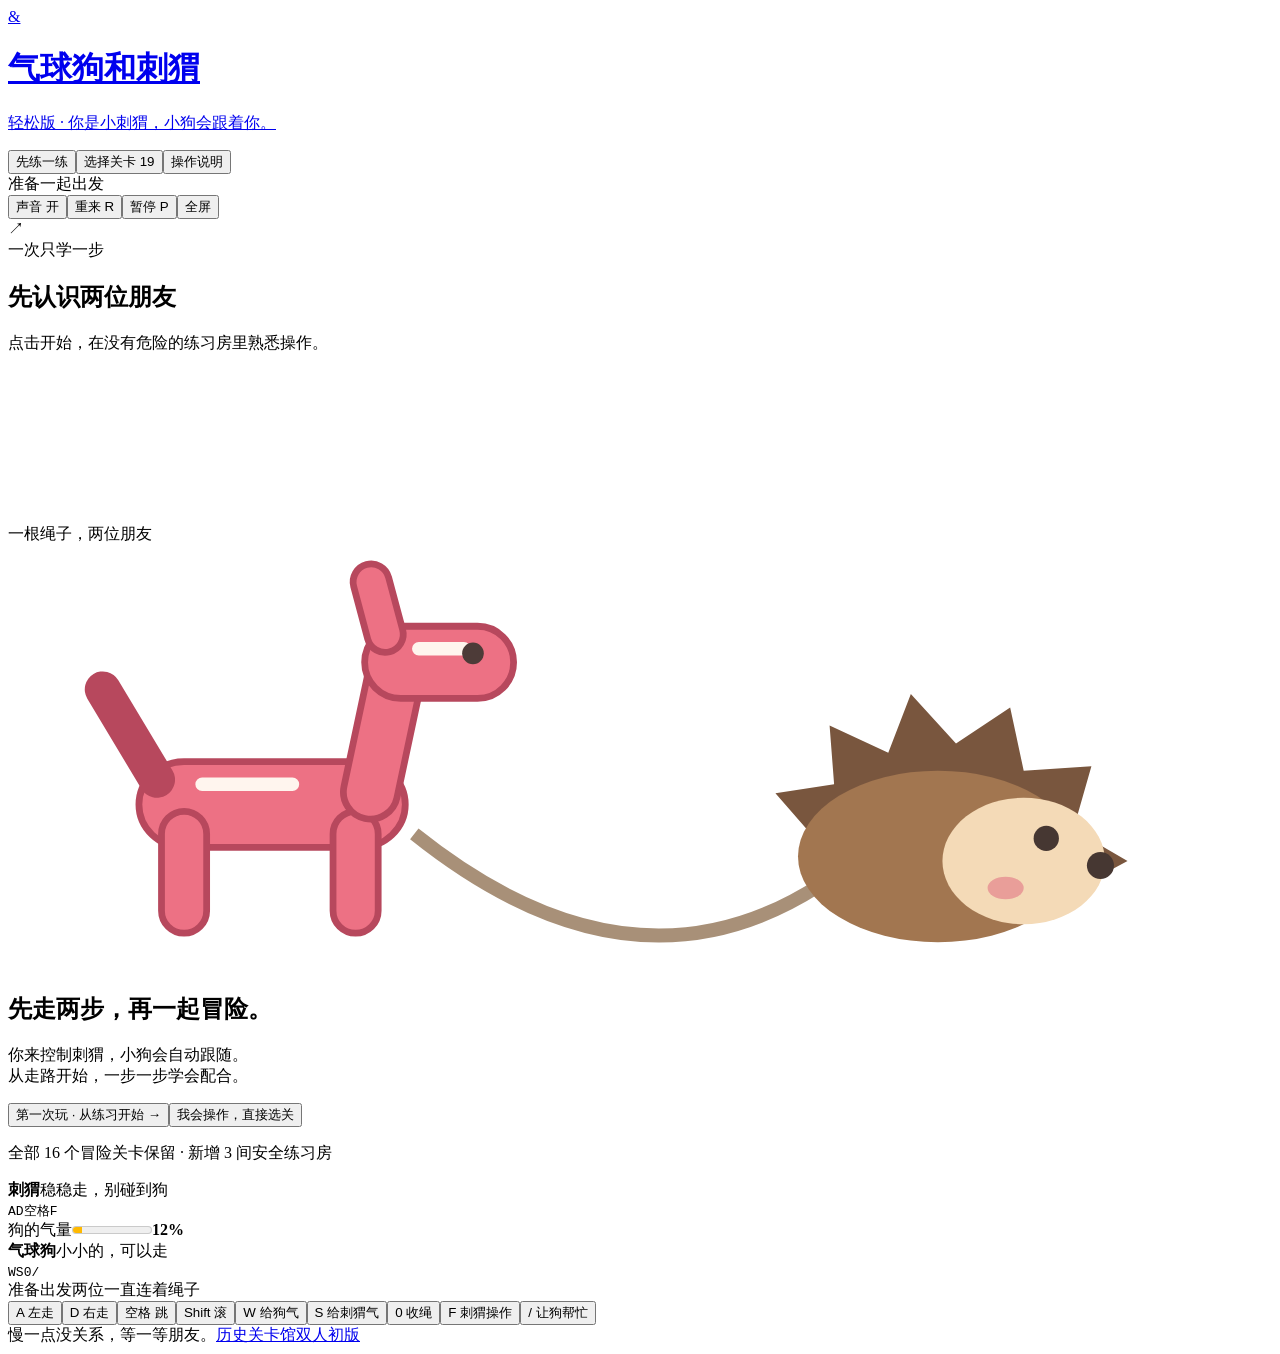
<file: src/shell.html>
<!doctype html>
<html lang="zh-CN" data-theme="light">
<head>
<meta charset="utf-8">
<meta name="viewport" content="width=device-width, initial-scale=1, viewport-fit=cover">
<meta name="theme-color" content="#f7f1ec">
<title>气球狗和刺猬 · 房间冒险</title>
<style>
/* __EXPERIENCE_CSS__ */
</style>
</head>
<body><main class="wrap">
<header class="heading"><a class="brand" href="index.html"><span class="brand-mark">&amp;</span><div><h1><span>气球狗</span>和刺猬</h1><p>轻松版 · 你是小刺猬，小狗会跟着你。</p></div></a><nav class="main-tools" aria-label="游戏菜单"><button id="practiceBtn">先练一练</button><button id="levelMenu">选择关卡 <span>19</span></button><button id="helpBtn" aria-label="查看操作说明">操作说明</button></nav></header>
<section class="play-area" aria-label="游戏">
<div class="roomline"><span id="roomName">准备一起出发</span><div class="tools"><button id="soundBtn" aria-pressed="true">声音 开</button><button id="restartBtn">重来 R</button><button id="pauseBtn">暂停 P</button><button id="focusBtn">全屏</button></div></div>
<div class="mission" id="mission" data-who="pair"><div class="mission-mark" aria-hidden="true">↗</div><div class="mission-copy"><span id="missionStep">一次只学一步</span><h2 id="missionTitle">先认识两位朋友</h2><p id="missionAction">点击开始，在没有危险的练习房里熟悉操作。</p></div><div id="missionKeys" class="mission-keys"></div></div>
<div class="stage" id="stage" tabindex="0" aria-label="A D 移动刺猬，空格跳，Shift 滚，F 操作；W 给狗气，S 把狗的气还给刺猬，斜杠派狗操作，0 收绳">
<canvas id="game" aria-label="气球狗和刺猬单人游戏画面"></canvas>
<div class="overlay" id="start"><div class="card welcome"><span class="kicker">一根绳子，两位朋友</span><div class="welcome-friends" aria-hidden="true"><svg viewBox="0 0 280 94"><path d="M90 64Q145 108 192 66" fill="none" stroke="#a89078" stroke-width="3"/><g fill="#ed7184" stroke="#b7485d" stroke-width="1.5"><rect x="29" y="48" width="59" height="19" rx="10"/><rect x="34" y="59" width="10" height="27" rx="5"/><rect x="72" y="59" width="10" height="27" rx="5"/><rect x="77" y="24" width="12" height="37" rx="6" transform="rotate(12 83 42)"/><rect x="79" y="18" width="33" height="16" rx="8"/><rect x="78" y="4" width="8" height="20" rx="4" transform="rotate(-15 82 14)"/><path d="M33 52L21 32" stroke-width="8" stroke-linecap="round"/></g><path d="M43 53h20M91 23h10" stroke="#fff5ee" stroke-width="3" stroke-linecap="round"/><circle cx="103" cy="24" r="2.4" fill="#4d3b38"/><path d="M177 63l-7-8 13-2-1-13 13 6 5-13 10 11 12-8 3 14 15-1-4 14 12 7-13 7-54 2z" fill="#79563e"/><ellipse cx="206" cy="69" rx="31" ry="19" fill="#a27650"/><ellipse cx="225" cy="70" rx="18" ry="14" fill="#f4dab7"/><circle cx="230" cy="65" r="2.8" fill="#463732"/><circle cx="242" cy="71" r="3" fill="#463732"/><ellipse cx="221" cy="76" rx="4" ry="2.5" fill="#e99e99"/></svg></div><h2>先走两步，再一起冒险。</h2><p>你来控制刺猬，小狗会自动跟随。<br>从走路开始，一步一步学会配合。</p><button class="primary" id="startBtn">第一次玩 · 从练习开始 <span>→</span></button><button class="text-button" id="chooseStart">我会操作，直接选关</button><p class="small">全部 16 个冒险关卡保留 · 新增 3 间安全练习房</p></div></div>
<div class="overlay" id="paused" hidden><div class="card"><span class="kicker">等一等朋友</span><h2>歇一下，再出发。</h2><p>按 P / Esc，或点击下面的按钮继续。</p><button class="primary" id="resumeBtn">继续同行</button></div></div>
<div class="overlay" id="win" hidden><div class="card"><span class="kicker">一根绳子，两位朋友</span><h2 id="winTitle">两位都到了</h2><p id="winBody"></p><button class="primary" id="nextBtn">下一关 →</button><p class="small" id="winNext">Enter 下一关 · R 再试一次</p></div></div>
</div>
<div class="companions"><div class="companion hog"><span class="companion-dot"></span><div><strong>刺猬</strong><span id="hogState">稳稳走，别碰到狗</span></div><div class="compact-keys"><kbd>A</kbd><kbd>D</kbd><kbd>空格</kbd><kbd>F</kbd></div></div><div class="air"><span>狗的气量</span><meter id="airMeter" min="0" max="1" low=".32" high=".90" optimum=".78" value=".12"></meter><strong id="airText">12%</strong></div><div class="companion dog"><span class="companion-dot"></span><div><strong>气球狗</strong><span id="dogState">小小的，可以走</span></div><div class="compact-keys"><kbd>W</kbd><kbd>S</kbd><kbd>0</kbd><kbd>/</kbd></div></div></div>
<div class="status" id="status" role="status" aria-live="off"><span id="stateText">准备出发</span><span id="saveText">两位一直连着绳子</span></div>
<div class="touch" aria-label="单人操作"><button data-code="KeyA">A 左走</button><button data-code="KeyD">D 右走</button><button data-code="Space">空格 跳</button><button data-code="ShiftLeft">Shift 滚</button><button data-code="KeyW">W 给狗气</button><button data-code="KeyS">S 给刺猬气</button><button data-code="Digit0">0 收绳</button><button data-code="KeyF">F 刺猬操作</button><button data-code="Slash">/ 让狗帮忙</button></div>
</section>
<aside class="help-panel" id="helpPanel" hidden><h2>先记住：你控制刺猬，小狗自动跟随</h2><div class="help-grid"><p><b>让刺猬动起来</b><br>A 向左，D 向右，空格跳。<br>按住 Shift 再走，就会缩成球滚动；F 操作身边的物品。</p><p><b>给小狗分气</b><br>W 把气给狗，S 把气还给刺猬。<br>气沿管子来回分，不会因为按 S 而丢掉；0 按住收绳，松开放长。</p><p><b>需要狗帮忙时</b><br>按 / 派狗按按钮或贴墙，按住 / 做高处作业。<br>有苹果时狗会自动上座；再按 / 让它下来。</p></div><p class="help-note">复杂地形需要微调狗的位置时，可用 ← / →，↑ 让狗跳；普通走路不用管狗。经典篇 E 切换长短绳。R 重来，P 暂停。</p></aside>
<footer><span>慢一点没关系，等一等朋友。</span><a href="archive/index.html">历史关卡馆</a><a href="duo.html">双人初版</a></footer>
<div class="level-panel overlay" id="levelPanel" hidden><section class="level-sheet" aria-label="选择关卡"><div class="sheet-title"><div><span class="kicker">每一间房，都留着</span><h2>想去哪里？</h2></div><button id="closeLevels" aria-label="关闭关卡选择">×</button></div><div class="chapters"><button id="practiceChapter" aria-pressed="true">先练一练 <span>3 间</span></button><button id="classicChapter">经典篇 <span>01–08</span></button><button id="memoChapter">房间篇 <span>09–16</span></button></div><nav class="levels" id="levels" aria-label="选关"></nav><p class="level-note">全部 19 关均为轻松版；原难度保存在历史关卡馆。<a href="archive/index.html">查看全部历史版本 →</a></p></section></div>
</main>
<script>
(()=>{
const cv=document.getElementById('game'),c=cv.getContext('2d');
const stageEl=document.getElementById('stage'),startEl=document.getElementById('start'),winEl=document.getElementById('win'),pauseEl=document.getElementById('paused');
const winTitle=document.getElementById('winTitle'),winBody=document.getElementById('winBody'),winNext=document.getElementById('winNext'),levelsEl=document.getElementById('levels');
const airMeter=document.getElementById('airMeter'),airText=document.getElementById('airText'),stateText=document.getElementById('stateText'),saveText=document.getElementById('saveText');
const W=960,H=540,G=1000,K=3.2,MD=1,MH=1.25,ROPE=300,NAILS=26,DOGC='#ed646b';
const FONT=n=>`${n}px "Microsoft YaHei","PingFang SC",sans-serif`;
const clamp=(v,a,b)=>Math.max(a,Math.min(b,v));
const approach=(v,t,s)=>v<t?Math.min(t,v+s):Math.max(t,v-s);
const inRect=(x,y,r)=>x>r.x&&x<r.x+r.w&&y>r.y&&y<r.y+r.h;
/* __LEVELS__ */
let idx=0,L,statics,walls,cacti,fans,heat,bars,solids,spikeTeeth=[],switches=[],gates=[],charges=[],needRebuild=false;
let dog,hog,ropeLen=ROPE,parts=[],texts=[],stats,time=0,hit=0,shake=0,win=false,started=false,paused=false,muted=false,checkpoint=null,banner=0,pumpClock=0,hudClock=0,cameraX=0,hurt=0,hurtReason='';
let activeRole='hog',ropeShort=true,interactNotice='',noticeTime=0;
const rr=a=>22+22*Math.min(a,1.05);
const isFlat=()=>dog.state==='ok'&&dog.air<.04;
function anchor(){
 if(dog.state!=='ok'||isFlat())return{x:dog.x-dog.face*22,y:dog.y+3};
 const r=rr(dog.air);return{x:dog.x-dog.face*.5*r,y:dog.y+.45*r};
}
function dogDims(){if(dog.state!=='ok')return[26,6];if(isFlat())return[28,7];const r=rr(dog.air);return[r*.85,r];}
function rebuildSolids(){solids=[...statics,...memoExtraSolids(),...walls.filter(w=>w.alive),...gates.filter(g=>g.kind==='bridge'?g.on:!g.on),...bars.map(b=>({x:b.x,y:b.y,w:b.w,h:8,spikeBacking:true})),...(!L.softSky?[{x:0,y:-200,w:L.width,h:208,spikeBacking:true}]:[]),{x:-60,y:-200,w:60,h:900},{x:L.width,y:-200,w:60,h:900}];needRebuild=false;}
function overlapAny(cx,cy,hw,hh){return solids.some(s=>Math.abs(cx-(s.x+s.w/2))<hw+s.w/2-.2&&Math.abs(cy-(s.y+s.h/2))<hh+s.h/2-.2);}
function groundAt(x){let y=H+100;for(const s of statics)if(x>=s.x&&x<=s.x+s.w&&s.y>40)y=Math.min(y,s.y);return y;}
function makeCacti(beds){return beds.flatMap(b=>{const a=[];for(let x=b.x+16,i=0;x<b.x+b.w;x+=32,i++)a.push({x,base:b.base,h:b.h-[0,7,3,10][i%4]});return a;});}
function loadLevel(i){idx=i;L=LEVELS[i];statics=L.solids.map(s=>({...s}));walls=(L.walls||[]).map(w=>({...w,bwall:true,alive:true}));switches=(L.switches||[]).map(s=>({...s,on:false,latched:false,remaining:0}));gates=(L.gates||[]).map(g=>({...g,on:false,open:0}));charges=(L.charges||[]).map(p=>({...p,progress:0,done:false}));cacti=makeCacti(L.beds||[]);fans=L.fans||[];heat=L.heat||[];bars=L.bars||[];spikeTeeth=[...(!L.softSky?downwardTeeth(0,8,L.width,24,NAILS-8,'ceiling'):[]),...bars.flatMap((b,j)=>downwardTeeth(b.x,b.y+8,b.w,20,10,j))];reset(true);[...levelsEl.children].forEach((b,j)=>b.setAttribute('aria-pressed',j===i?'true':'false'));}
function reset(full){
 if(full){checkpoint=null;stats={hog:0,over:0,spike:0,cactus:0,thorn:0,fall:0,timeout:0,swaps:0,breaks:0,commands:0,transfer:0};time=0;parts=[];texts=[];}
 walls.forEach((w,i)=>w.alive=checkpoint?checkpoint.walls[i]:true);switches.forEach((s,i)=>{s.latched=checkpoint?checkpoint.switches[i]:false;s.on=s.latched;s.remaining=0;s.progress=0;});charges.forEach((p,i)=>{p.done=checkpoint?checkpoint.charges[i]:false;p.progress=p.done?p.duration:0;});gates.forEach(g=>{g.on=powered(g.rule);g.open=g.on?1:0;});rebuildSolids();
 const sp=checkpoint?L.checkpoints[checkpoint.index]:null,air=sp?sp.air:(L.dogAir??.12),dx=sp?sp.dogX:L.dogX,hx=sp?sp.x:L.hogX;
 dog={x:dx,y:groundAt(dx)-(air<.04?7:rr(air)),vx:0,vy:0,air,face:1,ground:true,state:'ok',lastPop:'',docked:'',task:null,taskTarget:null,fClock:0,fContext:false,squash:0,rot:0,inv:1,near:99,lastR:rr(air),flatPrev:air<.04,blocked:0};
 hog={x:hx,y:groundAt(hx)-15,vx:0,vy:0,face:1,ground:true,revive:0,bloat:0,backflow:false,returnAir:false,squash:0,ball:false,spin:0,blow:false,reel:false,coyote:0,jbuf:0,bob:0,taut:false,jet:false,jetEmpty:false,jetDir:1,jetGlow:0,jetClock:0};
 ropeLen=ROPE;ropeShort=false;activeRole='hog';noticeTime=0;hit=0;shake=0;hurt=0;win=false;banner=5.5;paused=false;pumpClock=0;cameraX=clamp(hx-W*.38,0,L.width-W);clearHeld();setJet(false);initMemo();initExperience();winEl.hidden=true;pauseEl.hidden=true;document.getElementById('pauseBtn').textContent='暂停 P';syncRoleUI();syncHUD();
}
</file>
